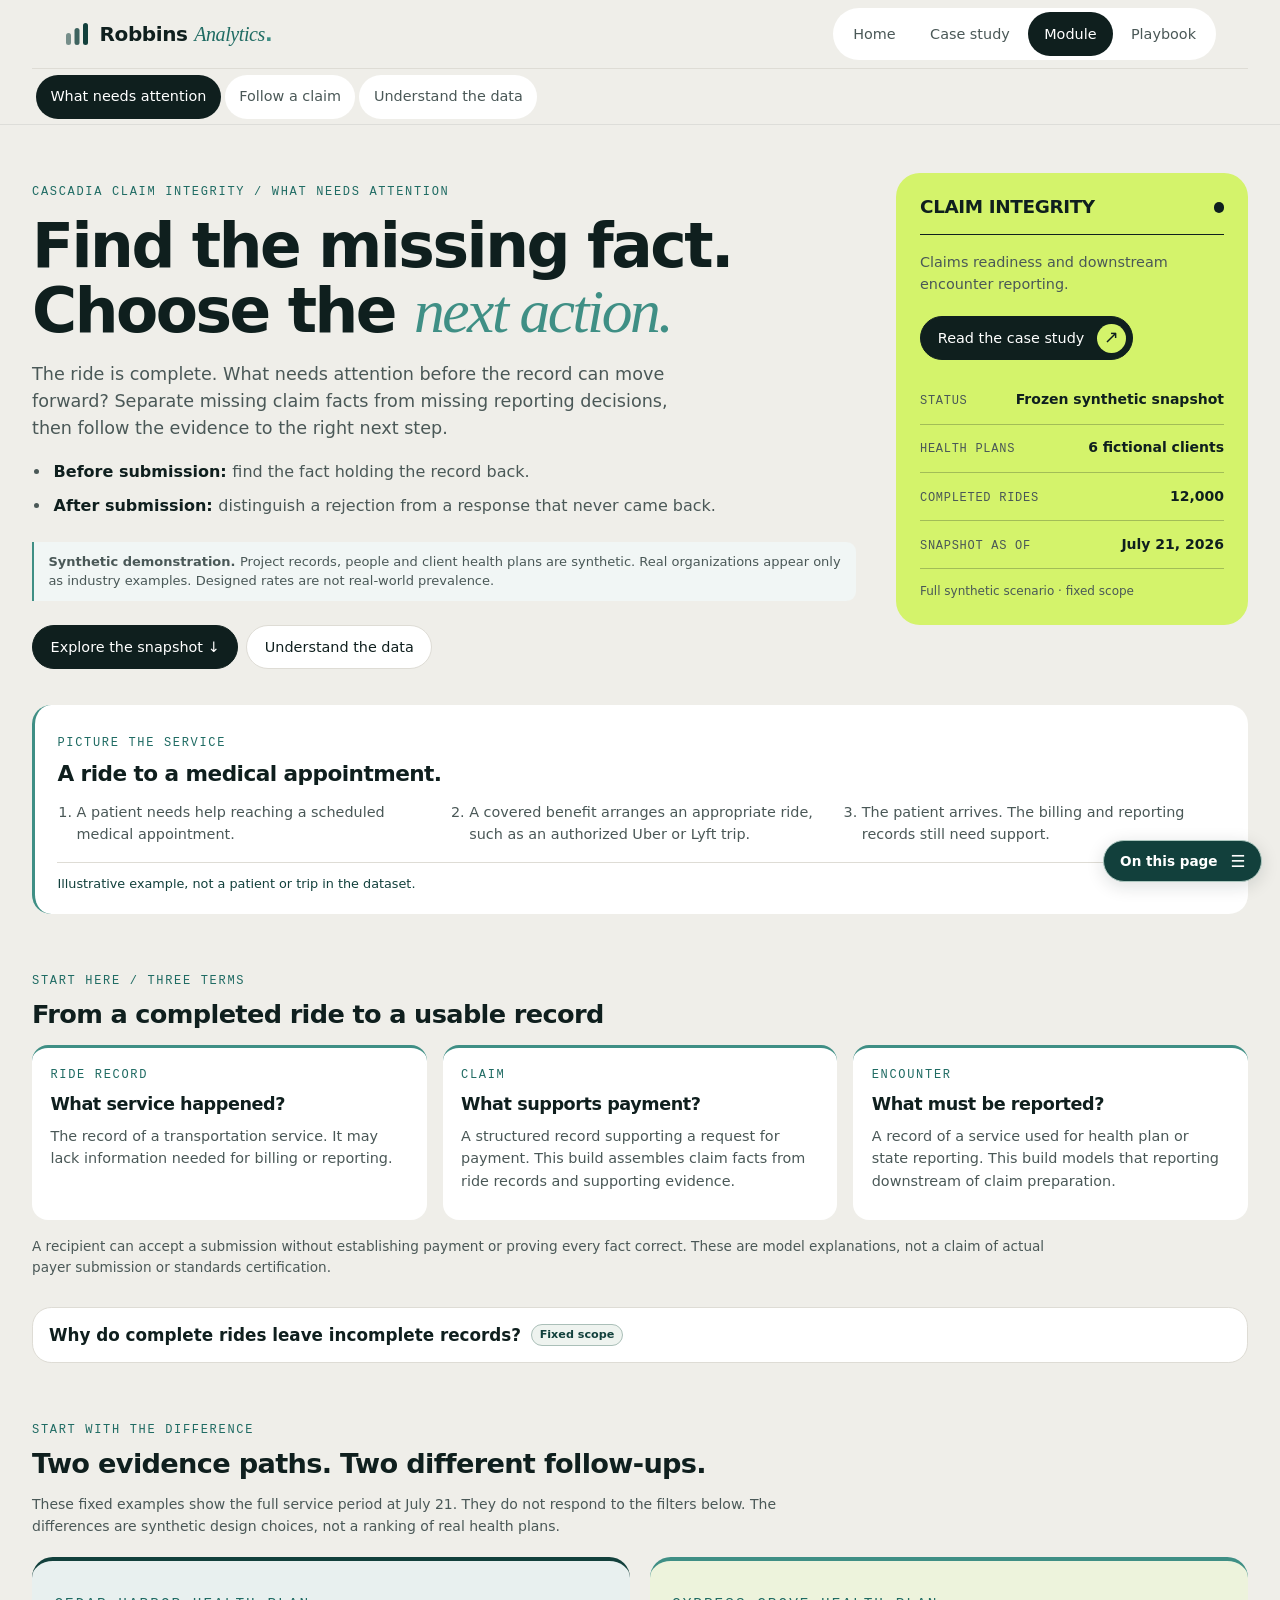
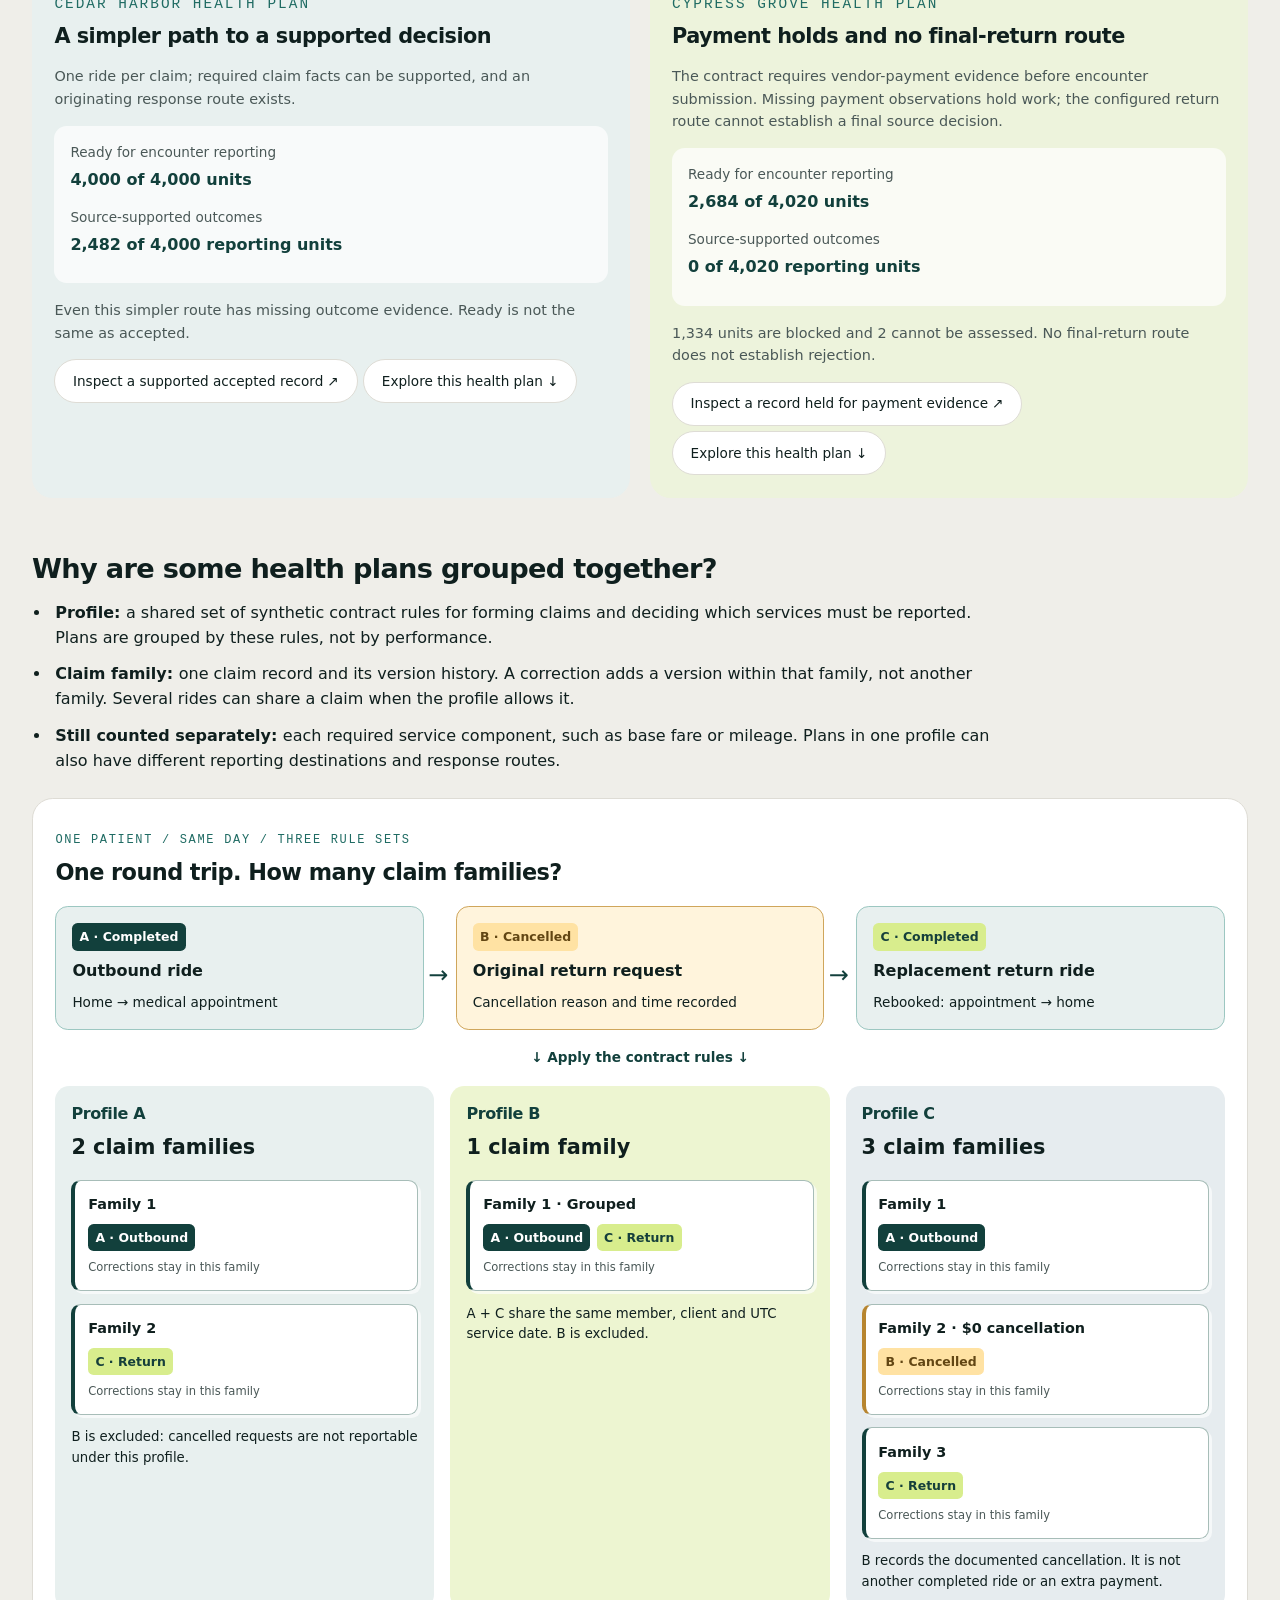
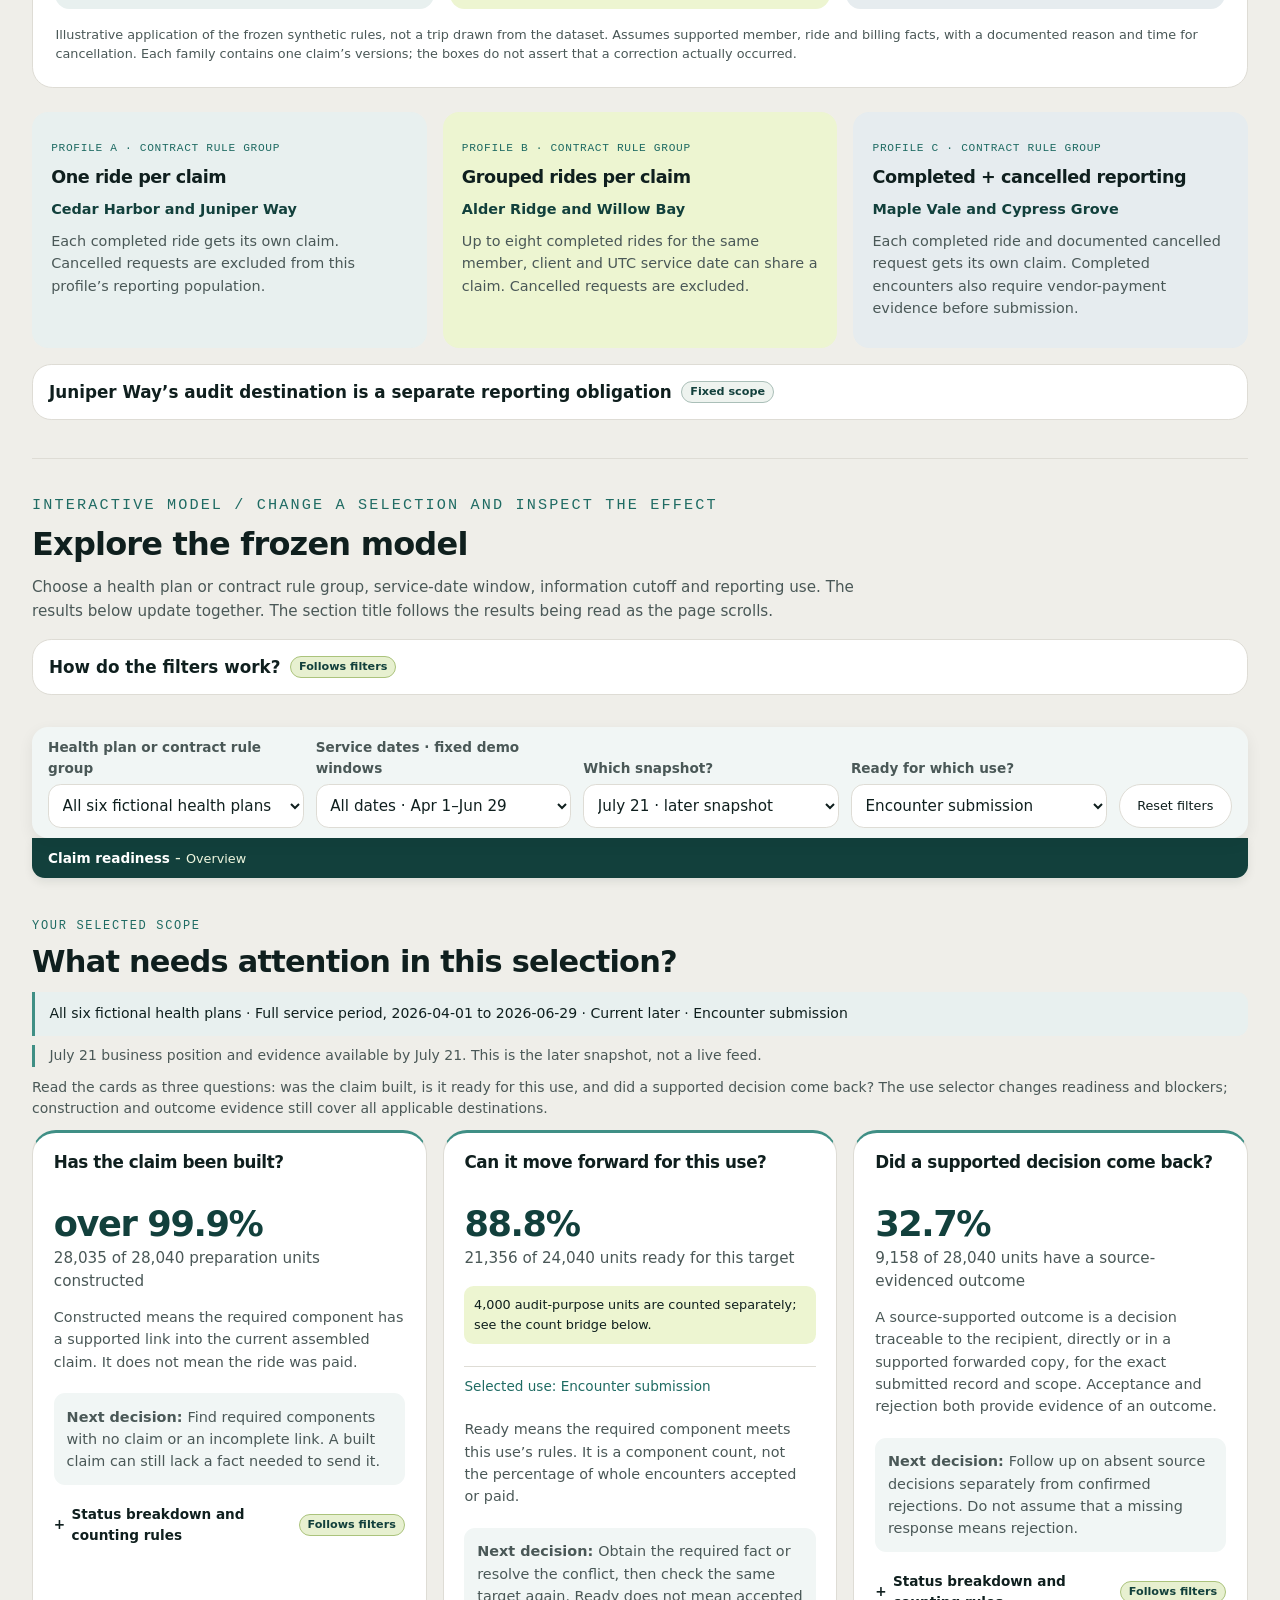
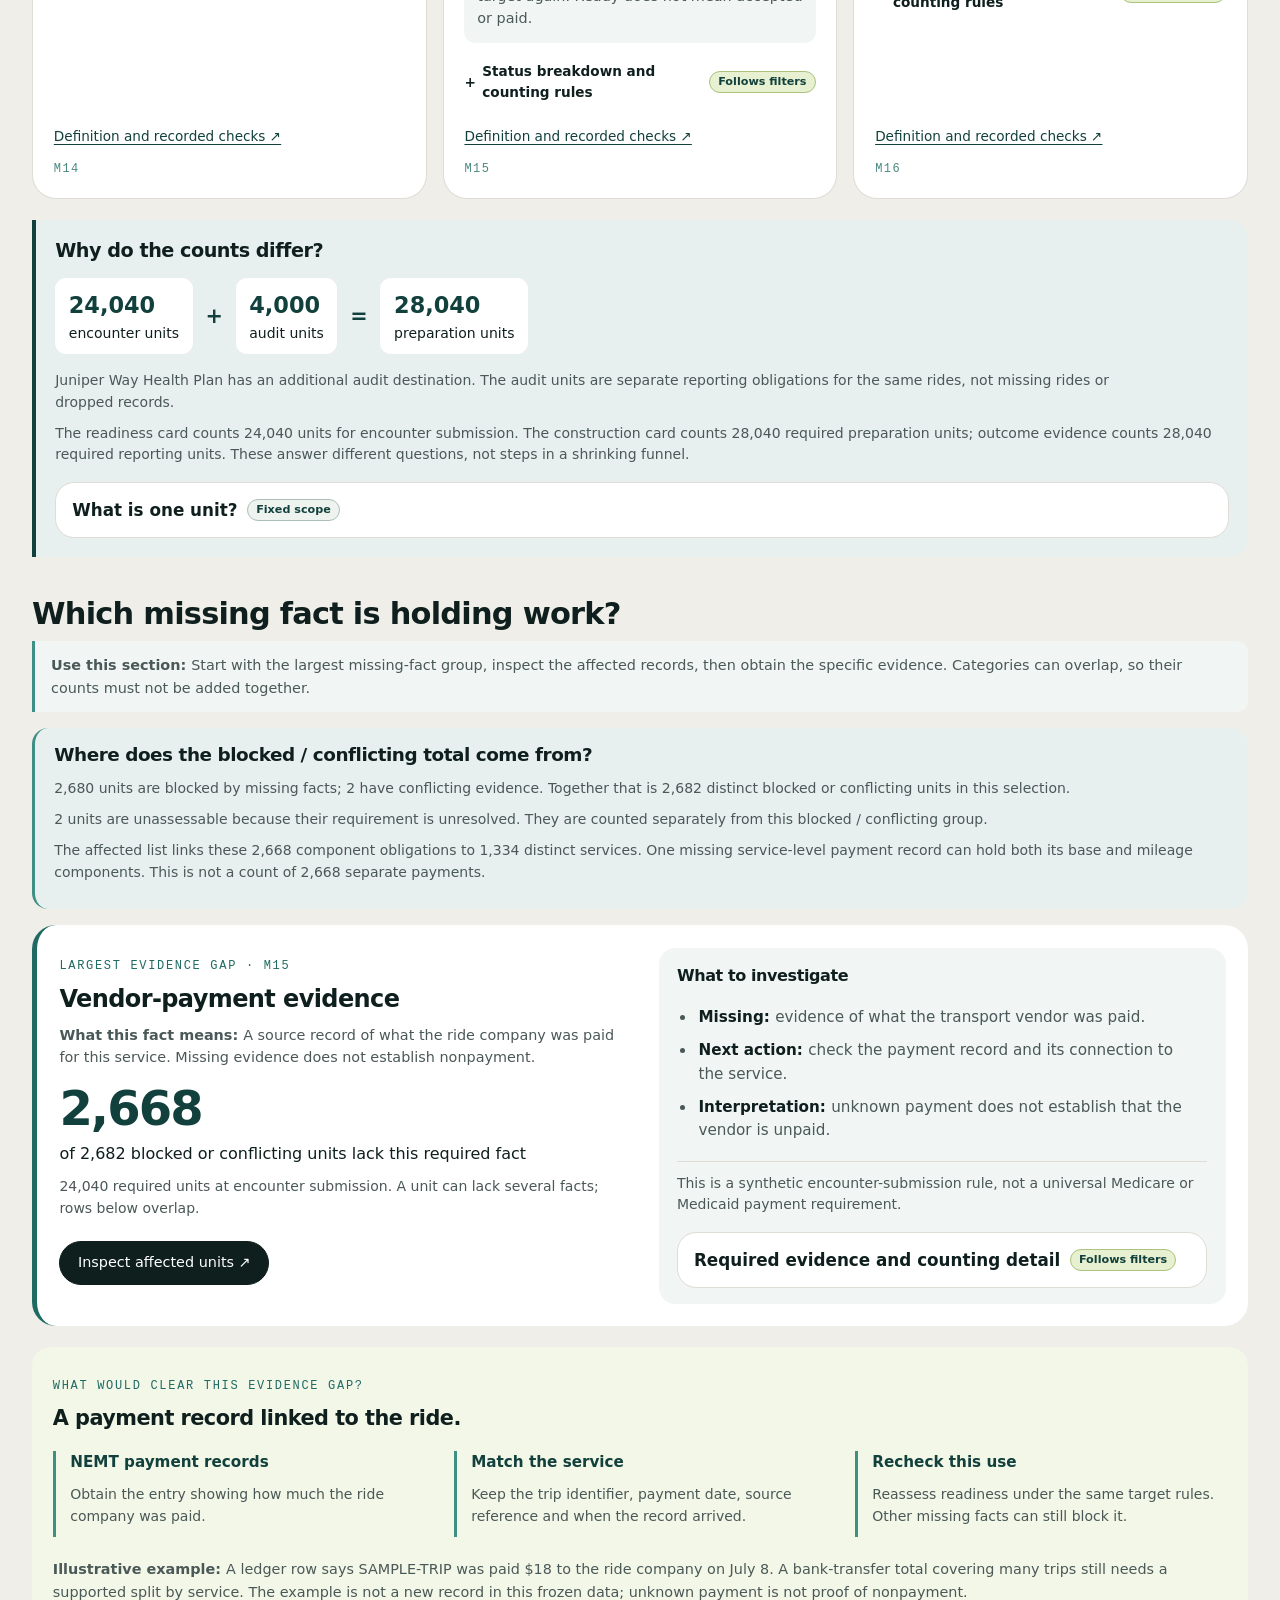
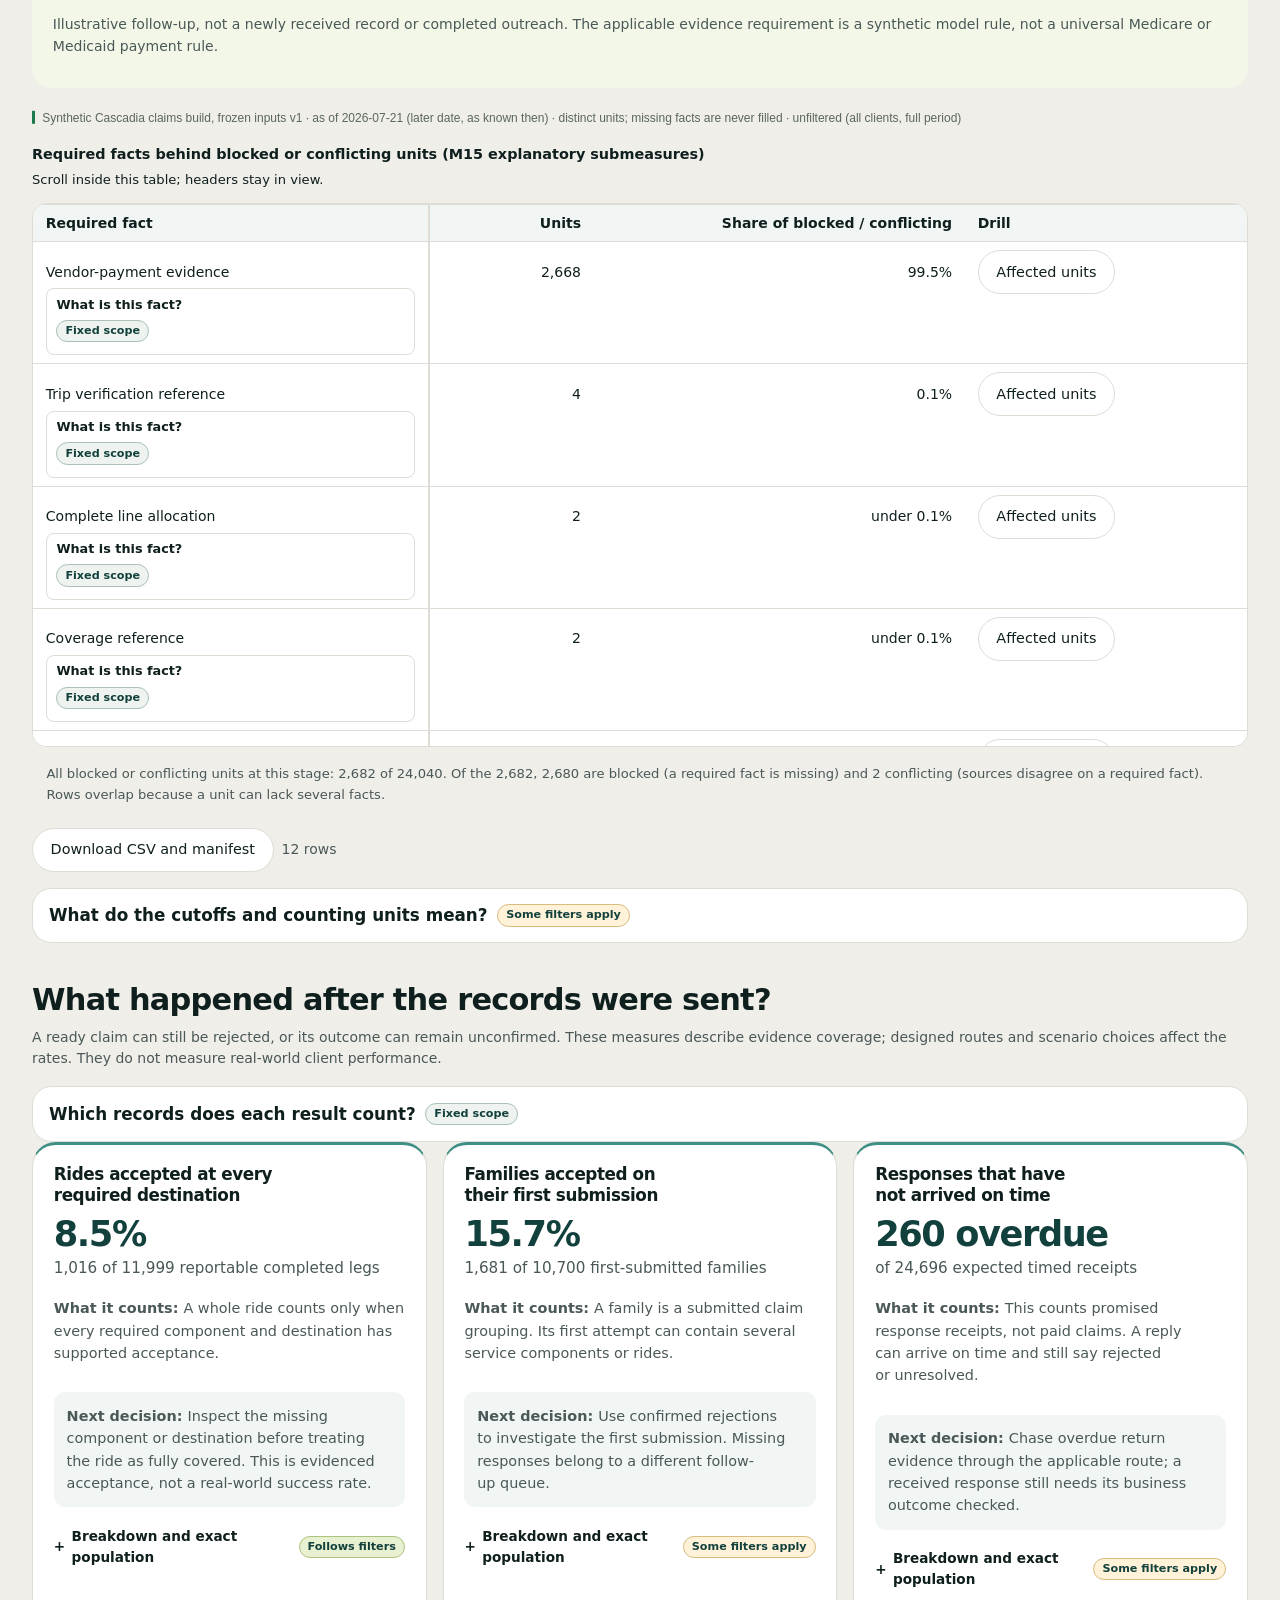
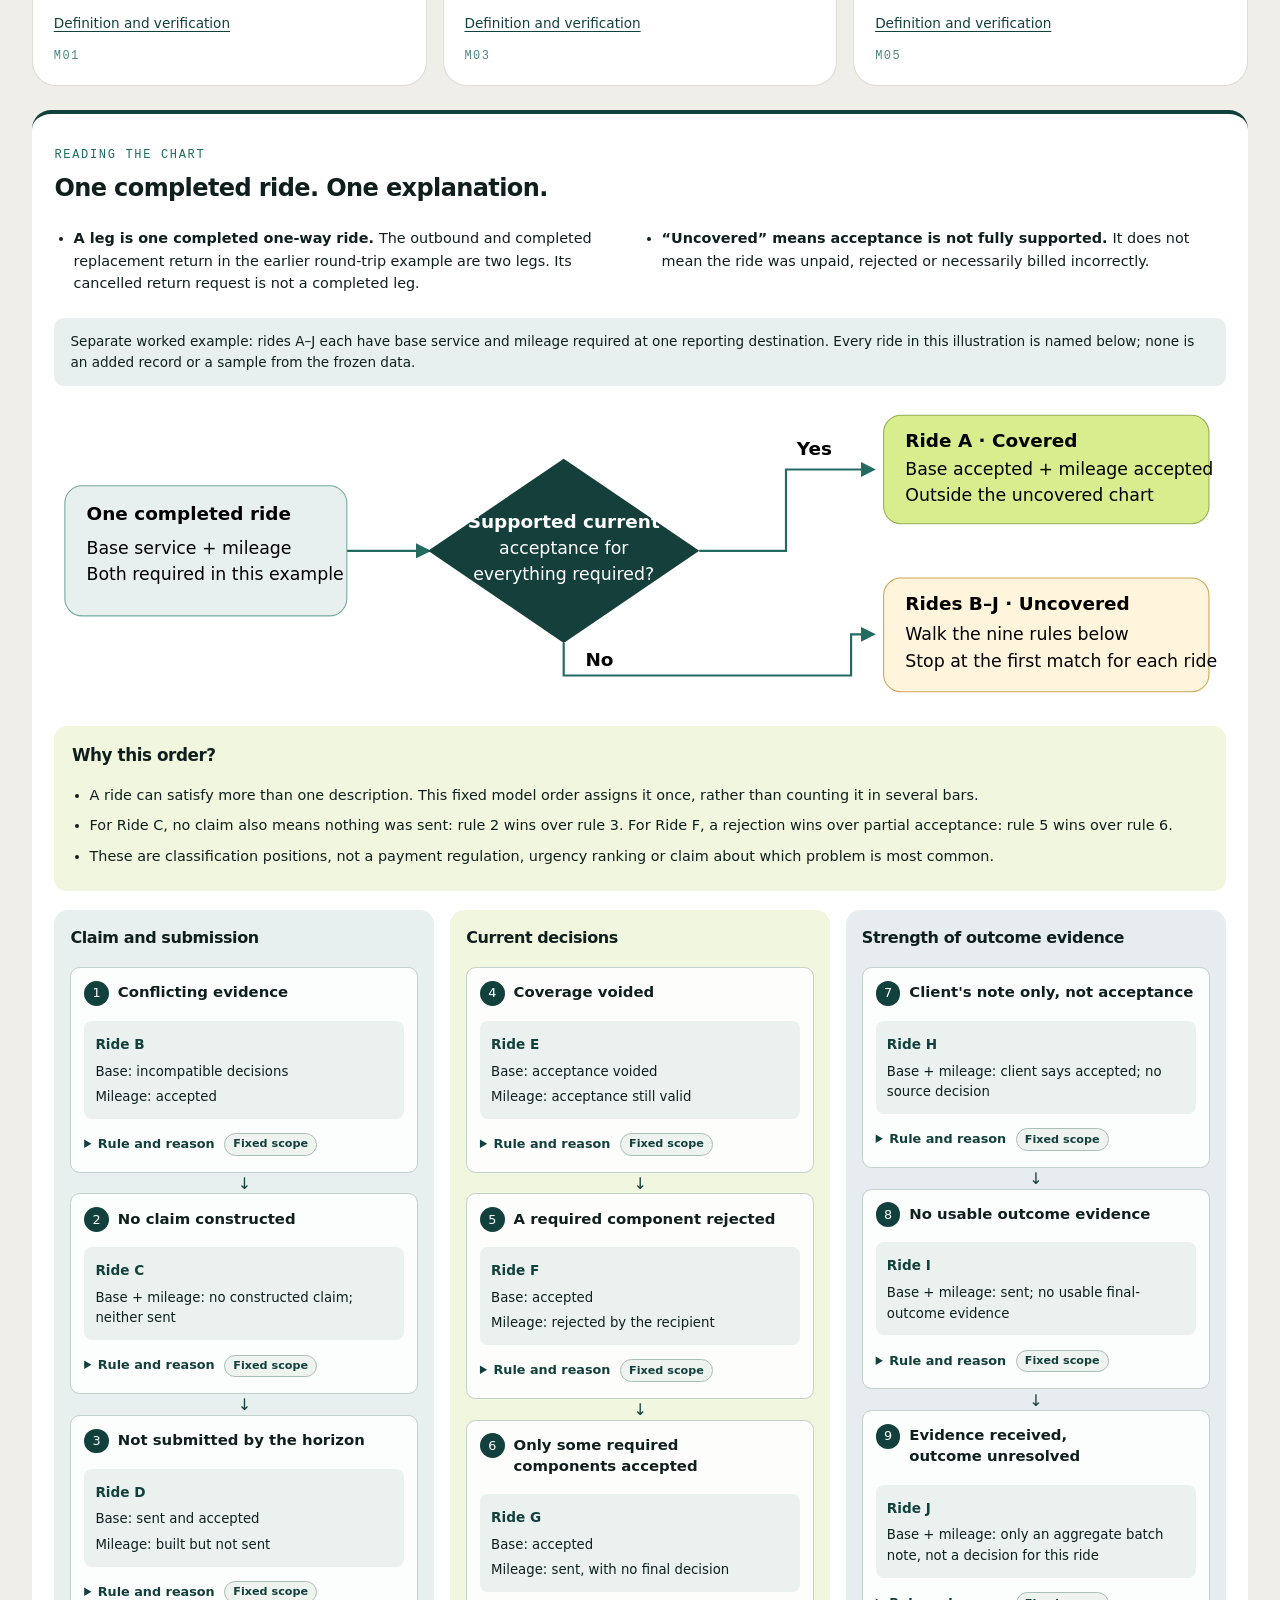
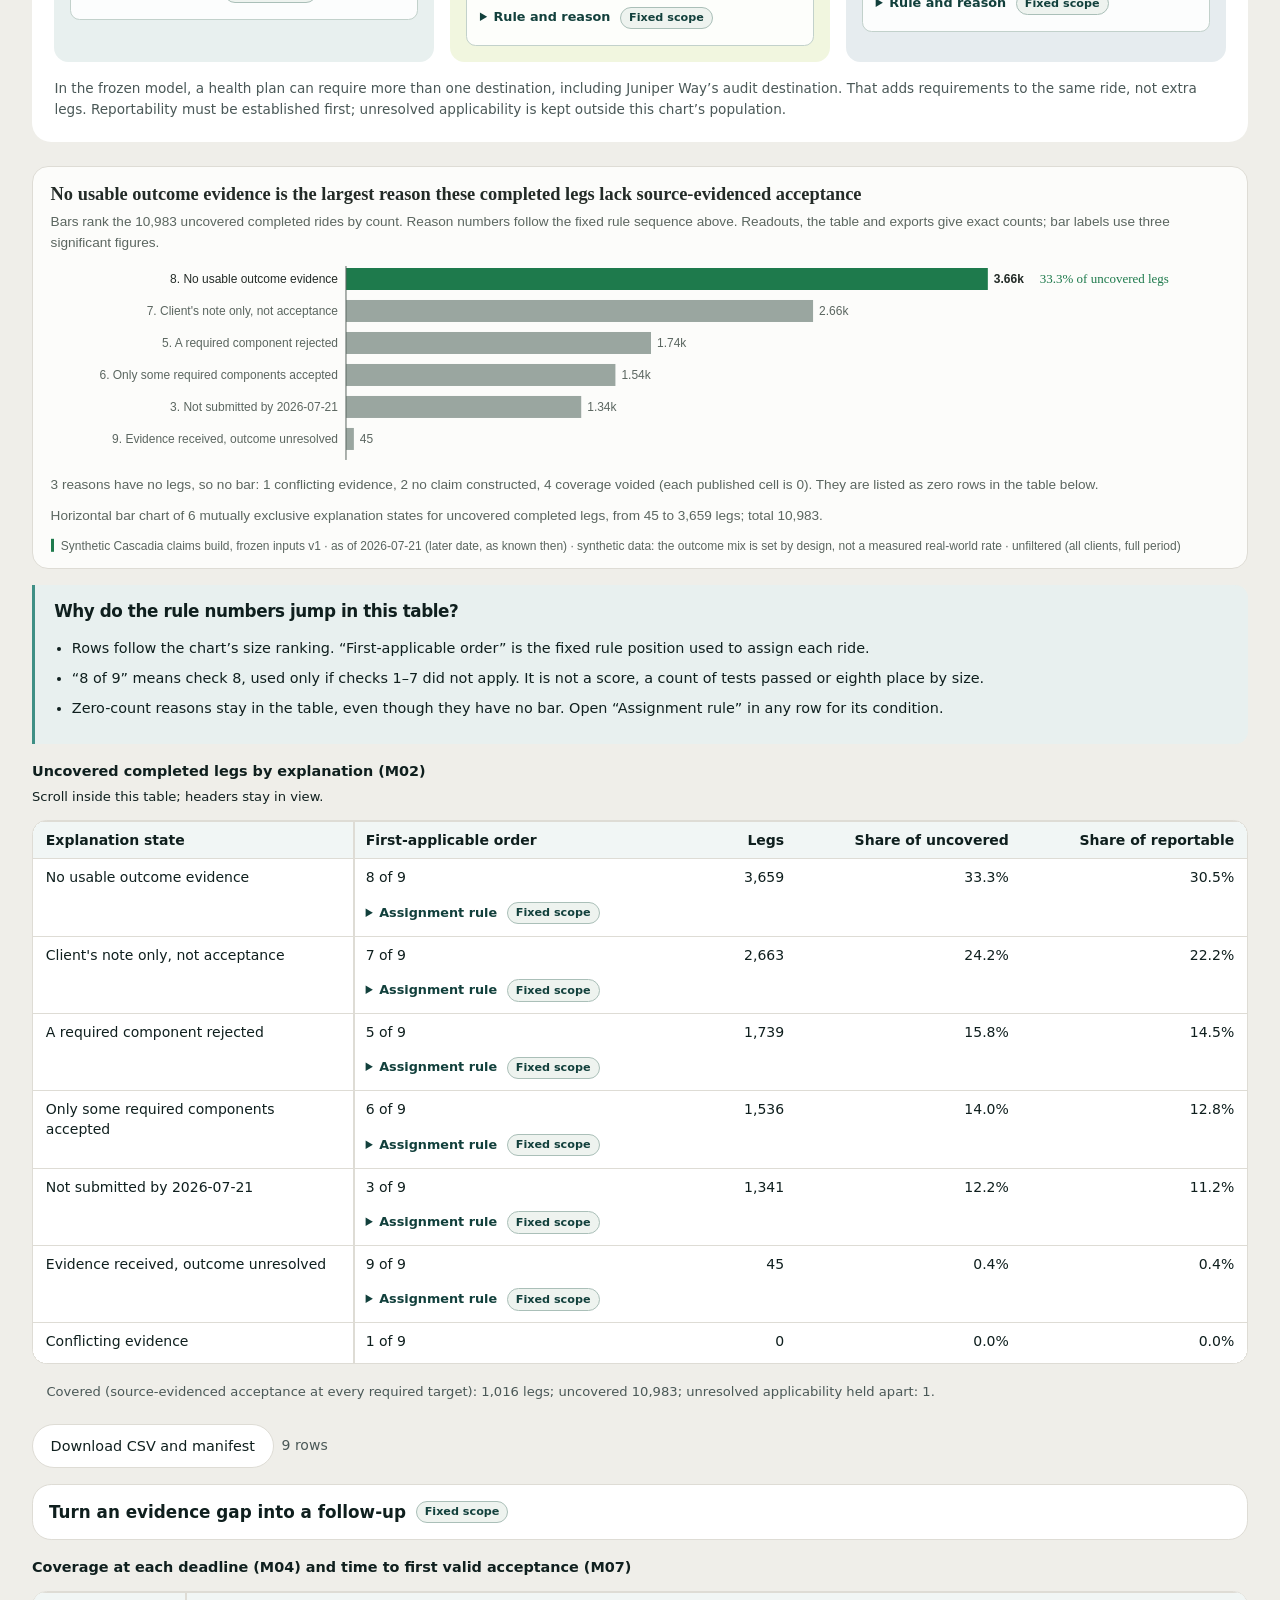
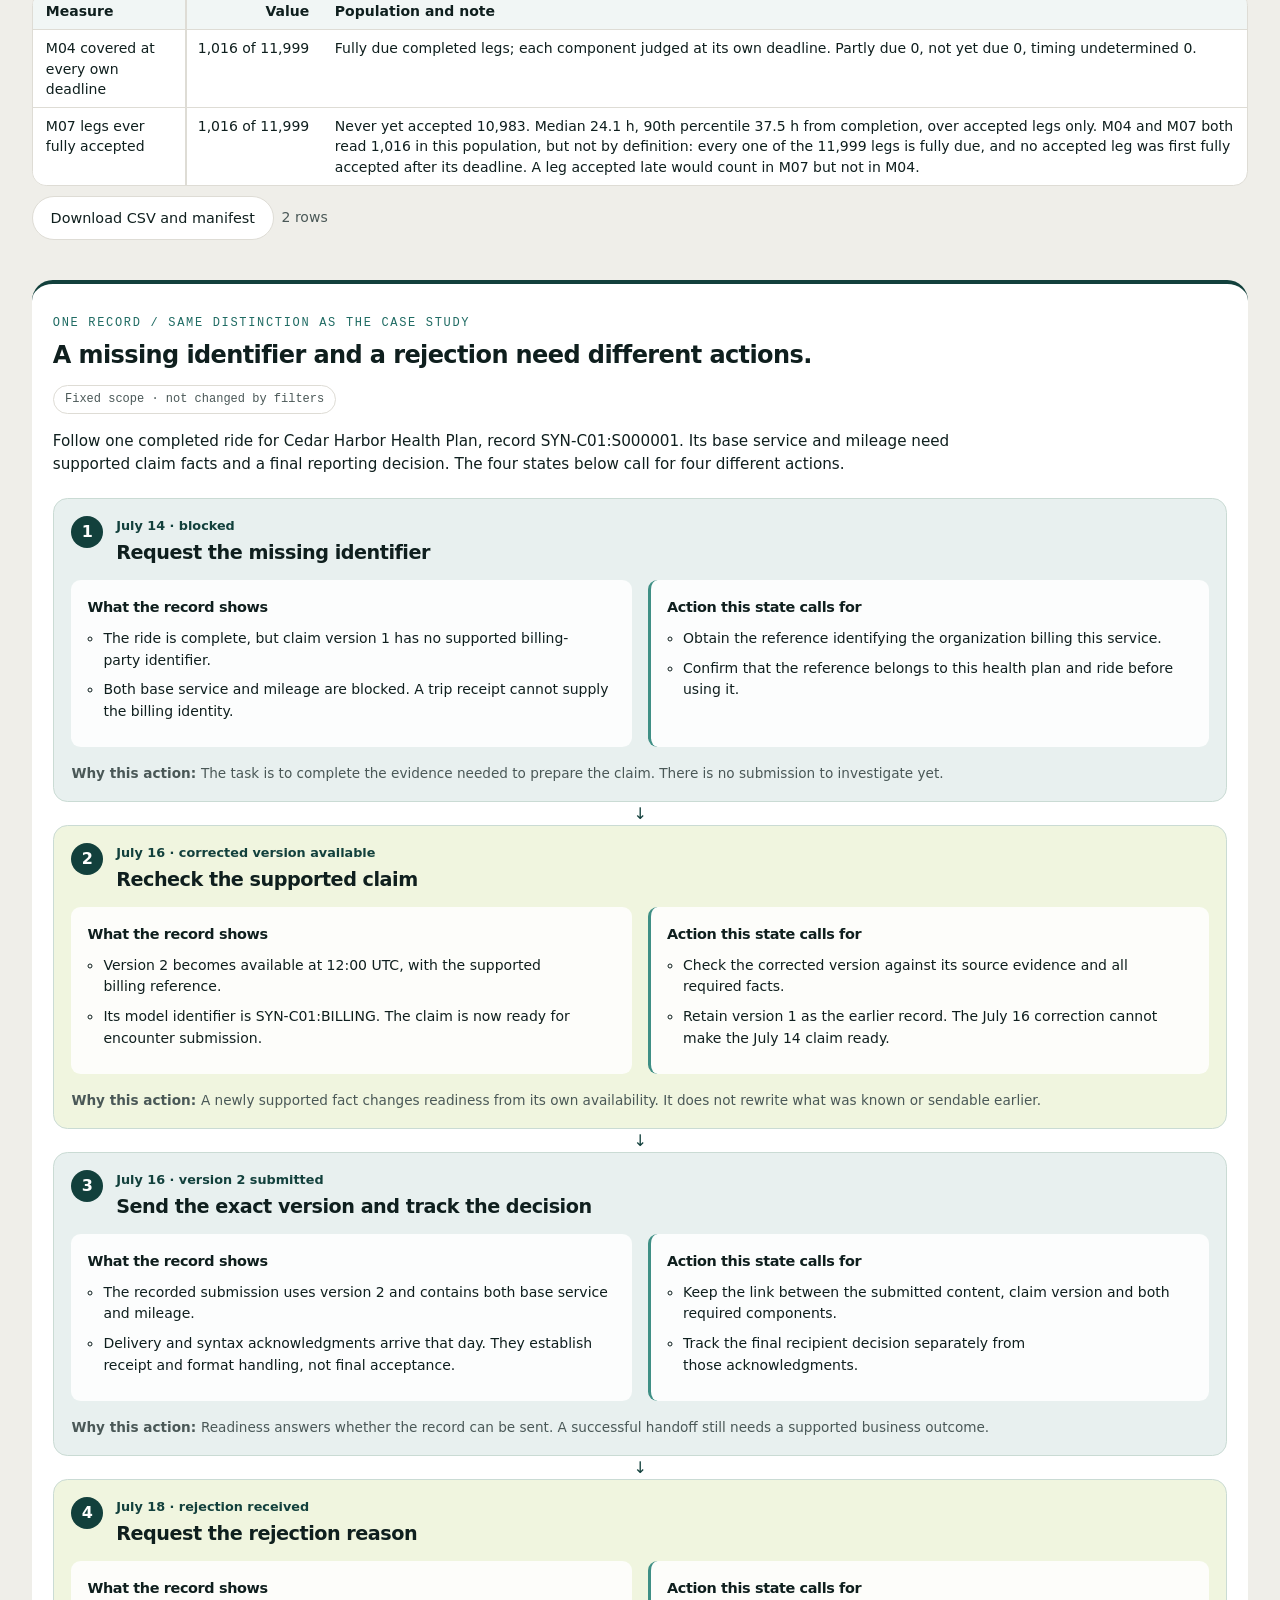
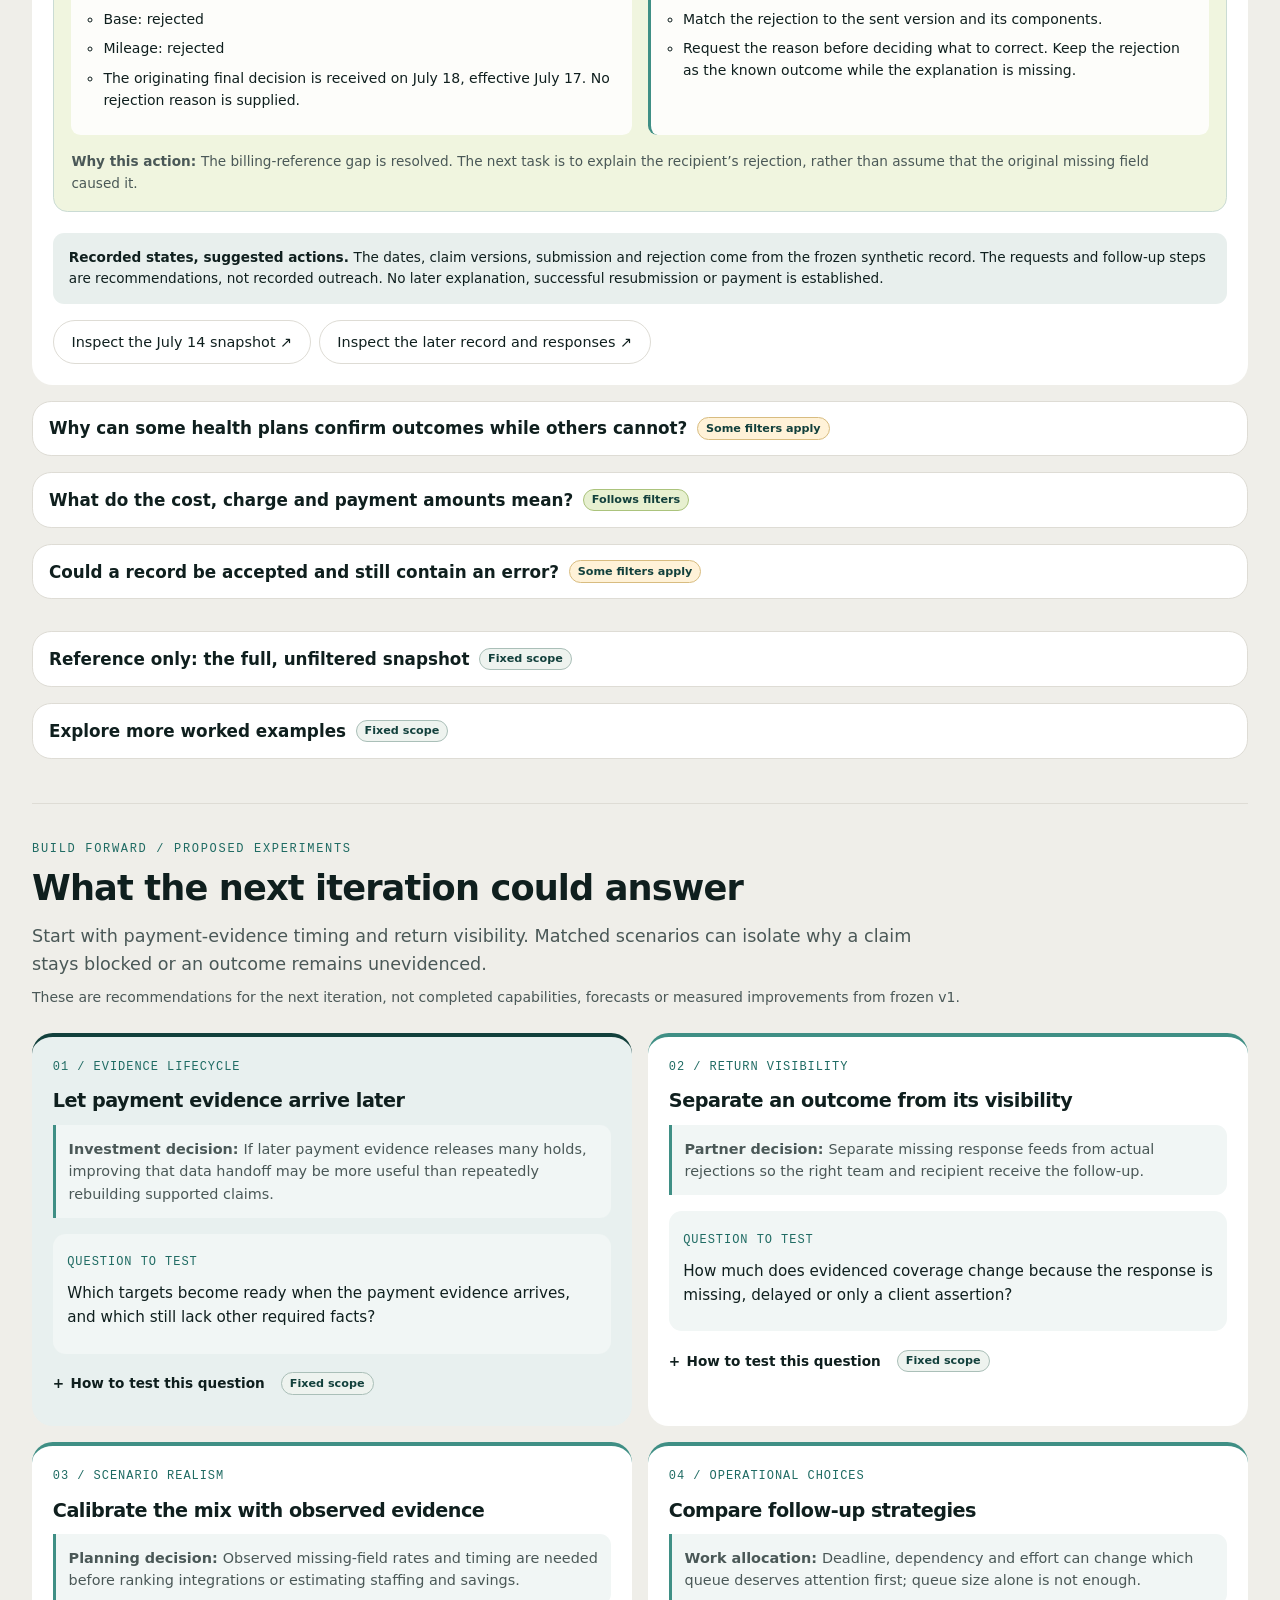
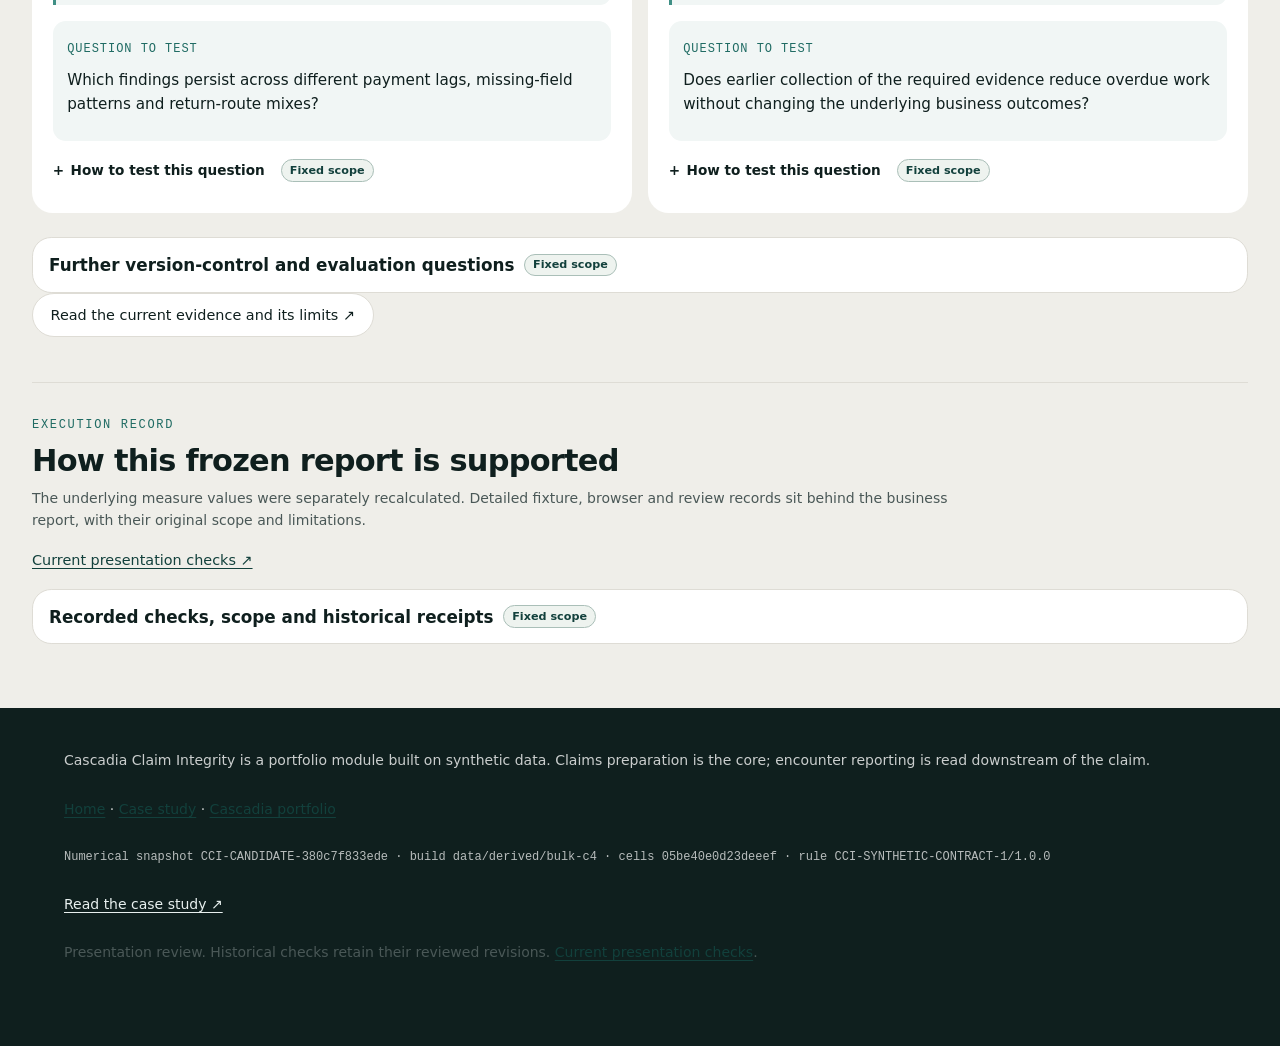
<file: docs/index.html>
<!doctype html>
<html lang="en">
<head>
<meta charset="utf-8">
<meta name="viewport" content="width=device-width, initial-scale=1">
<meta name="color-scheme" content="light">
<title>Cascadia Claim Integrity | From Ride Evidence to Encounter Outcomes</title>
<meta name="description" content="Trace each claim from its supporting facts through preparation, correction and downstream reporting. Synthetic demonstration data.">
<meta property="og:type" content="website">
<meta property="og:title" content="Cascadia Claim Integrity: From Ride Evidence to Encounter Outcomes">
<meta property="og:description" content="Trace each claim from its supporting facts through preparation, correction and downstream reporting. Synthetic demonstration data.">
<meta property="og:url" content="https://www.robbinsanalytics.com/cascadia-claim-integrity/">
<meta property="og:image" content="https://www.robbinsanalytics.com/cascadia-claim-integrity/assets/social-card.png">
<meta name="twitter:card" content="summary_large_image">
<meta name="twitter:title" content="Cascadia Claim Integrity: From Ride Evidence to Encounter Outcomes">
<meta name="twitter:description" content="Trace each claim from its supporting facts through preparation, correction and downstream reporting. Synthetic demonstration data.">
<meta name="twitter:image" content="https://www.robbinsanalytics.com/cascadia-claim-integrity/assets/social-card.png">
<link rel="icon" type="image/svg+xml" href="assets/favicon.svg">
<link rel="stylesheet" href="assets/app.css">
<script src="assets/navigation.js" defer></script>
<link rel="stylesheet" href="assets/readiness-business.css">
<link rel="stylesheet" href="assets/shared-reader-context.css">
<link rel="stylesheet" href="assets/guided-explorer.css">
<link rel="stylesheet" href="assets/page-navigation.css">
<link rel="stylesheet" href="assets/follow-claim.css">
<link rel="stylesheet" href="assets/understand-data.css">
<link rel="stylesheet" href="assets/portfolio-hero.css?v=1">
<link rel="stylesheet" href="assets/portfolio-subnav.css?v=1">
</head>
<body>
<a class="skip" href="#main">Skip to content</a>
<header class="site-head">
  <div class="container-x head-row">
    <a class="wordmark" href="https://www.robbinsanalytics.com/" aria-label="Robbins Analytics home">
      <svg width="26" height="26" viewBox="0 0 26 26" aria-hidden="true"><rect x="2" y="12" width="5" height="12" rx="2.5" fill="#12403c" opacity="0.55"/><rect x="10.5" y="7" width="5" height="17" rx="2.5" fill="#12403c" opacity="0.8"/><rect x="19" y="2" width="5" height="22" rx="2.5" fill="#12403c"/></svg>
      <span class="wm-text">Robbins <span class="serif">Analytics</span><span class="stop">.</span></span>
    </a>
<nav id="portfolio-nav" class="portfolio-switch" aria-label="Portfolio navigation"><a href="https://www.robbinsanalytics.com/">Home</a><a href="case-study.html">Case study</a><a href="index.html#view=a" aria-current="page">Module</a><a href="playbook/index.html">Playbook</a></nav><button class="nav-toggle" id="nav-toggle" type="button" aria-expanded="false" aria-controls="portfolio-nav" aria-label="Open navigation menu">Menu <span aria-hidden="true">☰</span></button>
  </div>
<nav aria-label="Views" class="view-nav module-tabs container-x" id="view-nav">
      <a href="#view=a" data-view="a">What needs attention</a>
      <a href="#view=b" data-view="b">Follow a claim</a>
      <a href="#view=c" data-view="c">Understand the data</a>
    </nav>
</header>
<div class="synthetic-band" role="note">
  <div class="container-x"><strong>Synthetic demonstration.</strong> Project records, people and client health plans are synthetic. Real organizations appear only as industry examples. Rates come from a deliberately constructed population and are not prevalence estimates.</div>
</div>
<main id="main" tabindex="-1">
  <noscript><div class="container-x"><p class="notice">This review build needs JavaScript to read its data bundle. The complete published cells are in <code>data/cells.json</code> and the frozen evidence registers in the repository's <code>governance/</code> directory.</p></div></noscript>
  <div id="app" class="container-x" aria-live="polite" aria-busy="true"><p class="loading">Loading the frozen synthetic snapshot&hellip;</p></div>
</main>
<footer class="site-foot">
  <div class="container-x foot-row">
    <p>Cascadia Claim Integrity is a portfolio module built on synthetic data. Claims preparation is the core; encounter reporting is read downstream of the claim.</p>
    <p><a href="https://www.robbinsanalytics.com/">Home</a> · <a href="case-study.html">Case study</a> · <a href="https://www.robbinsanalytics.com/cascadia.html">Cascadia portfolio</a></p>
    <p class="mono" id="foot-release">Release identity loads with the bundle.</p>
  </div>
</footer>
<script src="assets/shared-reader-context.js"></script>
<script src="assets/review-notes.js"></script>
<script src="assets/app.js"></script>
<script src="assets/readiness-typography.js"></script>
<script src="assets/readiness-navigation.js"></script>
<script src="assets/opening-preview.js"></script>
<script src="assets/page-navigation.js"></script>
<script src="assets/follow-sticky-controls.js"></script>
</body>
</html>
</file>
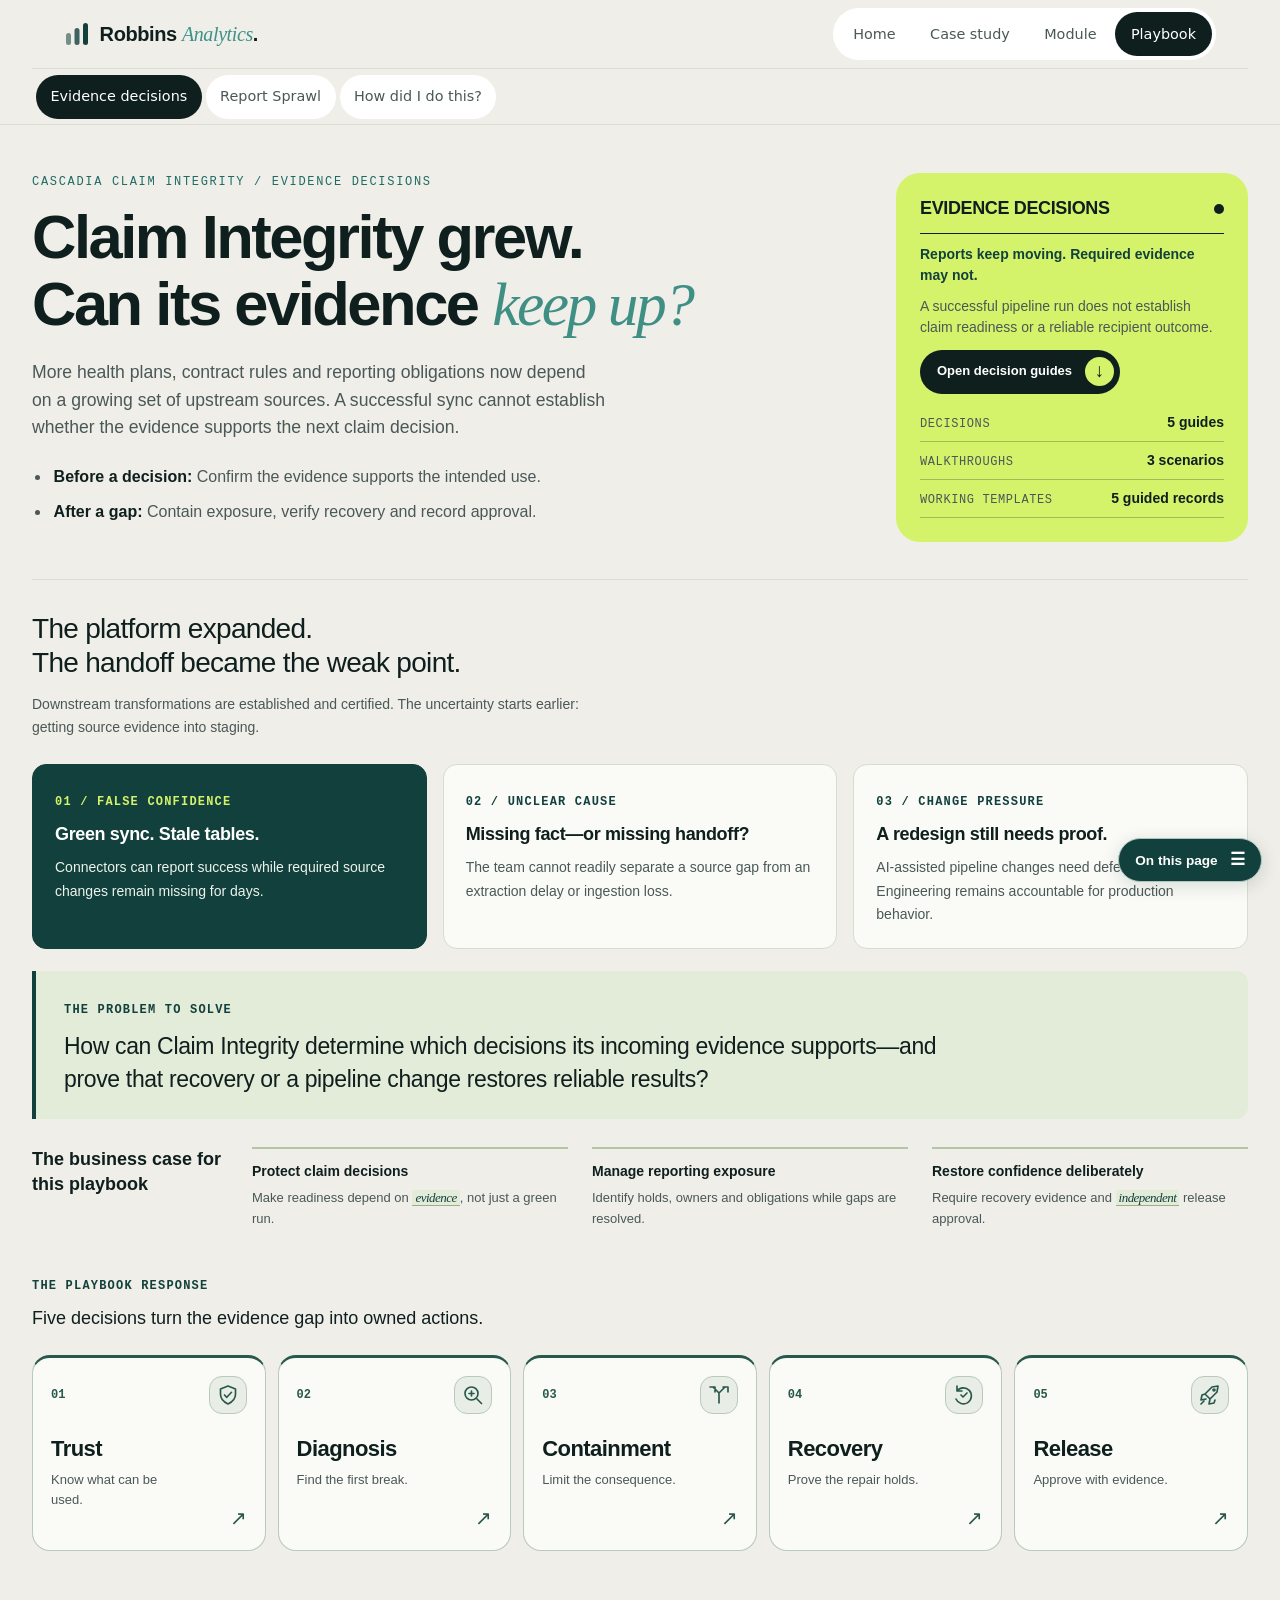
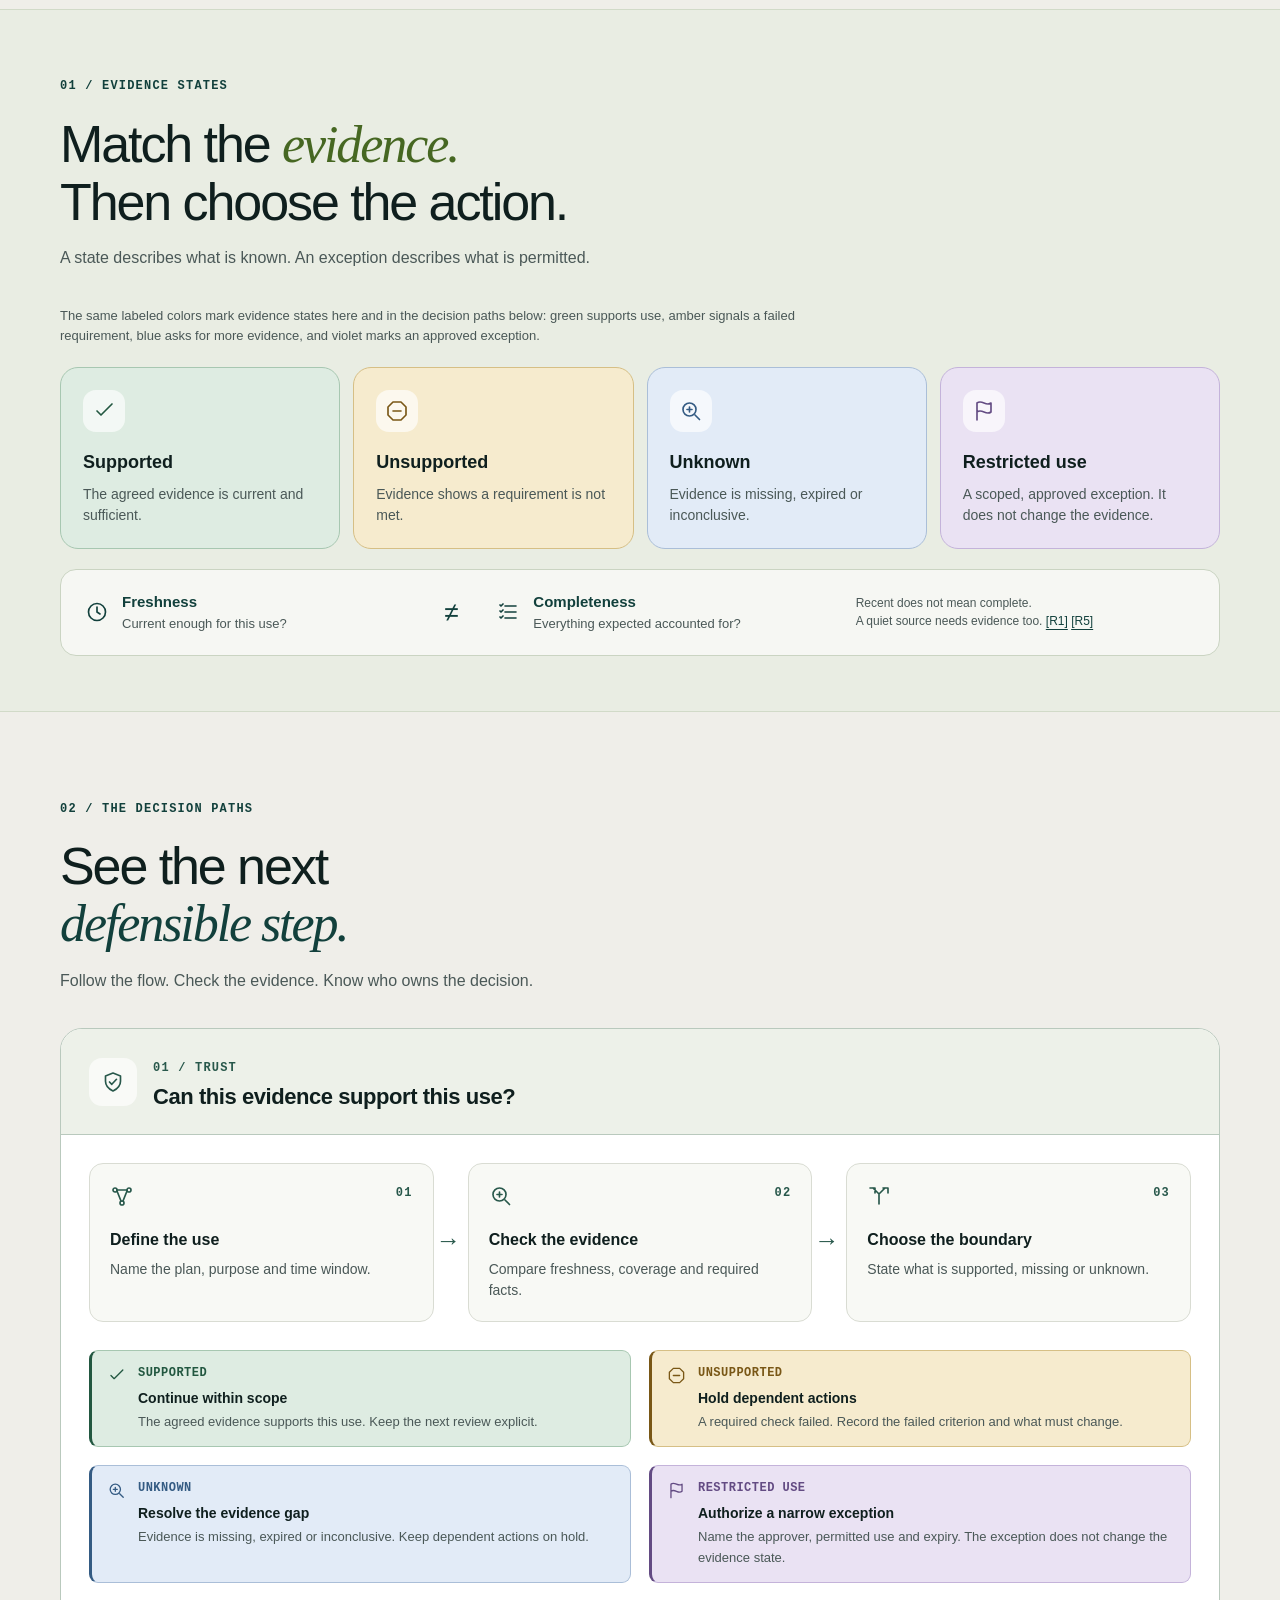
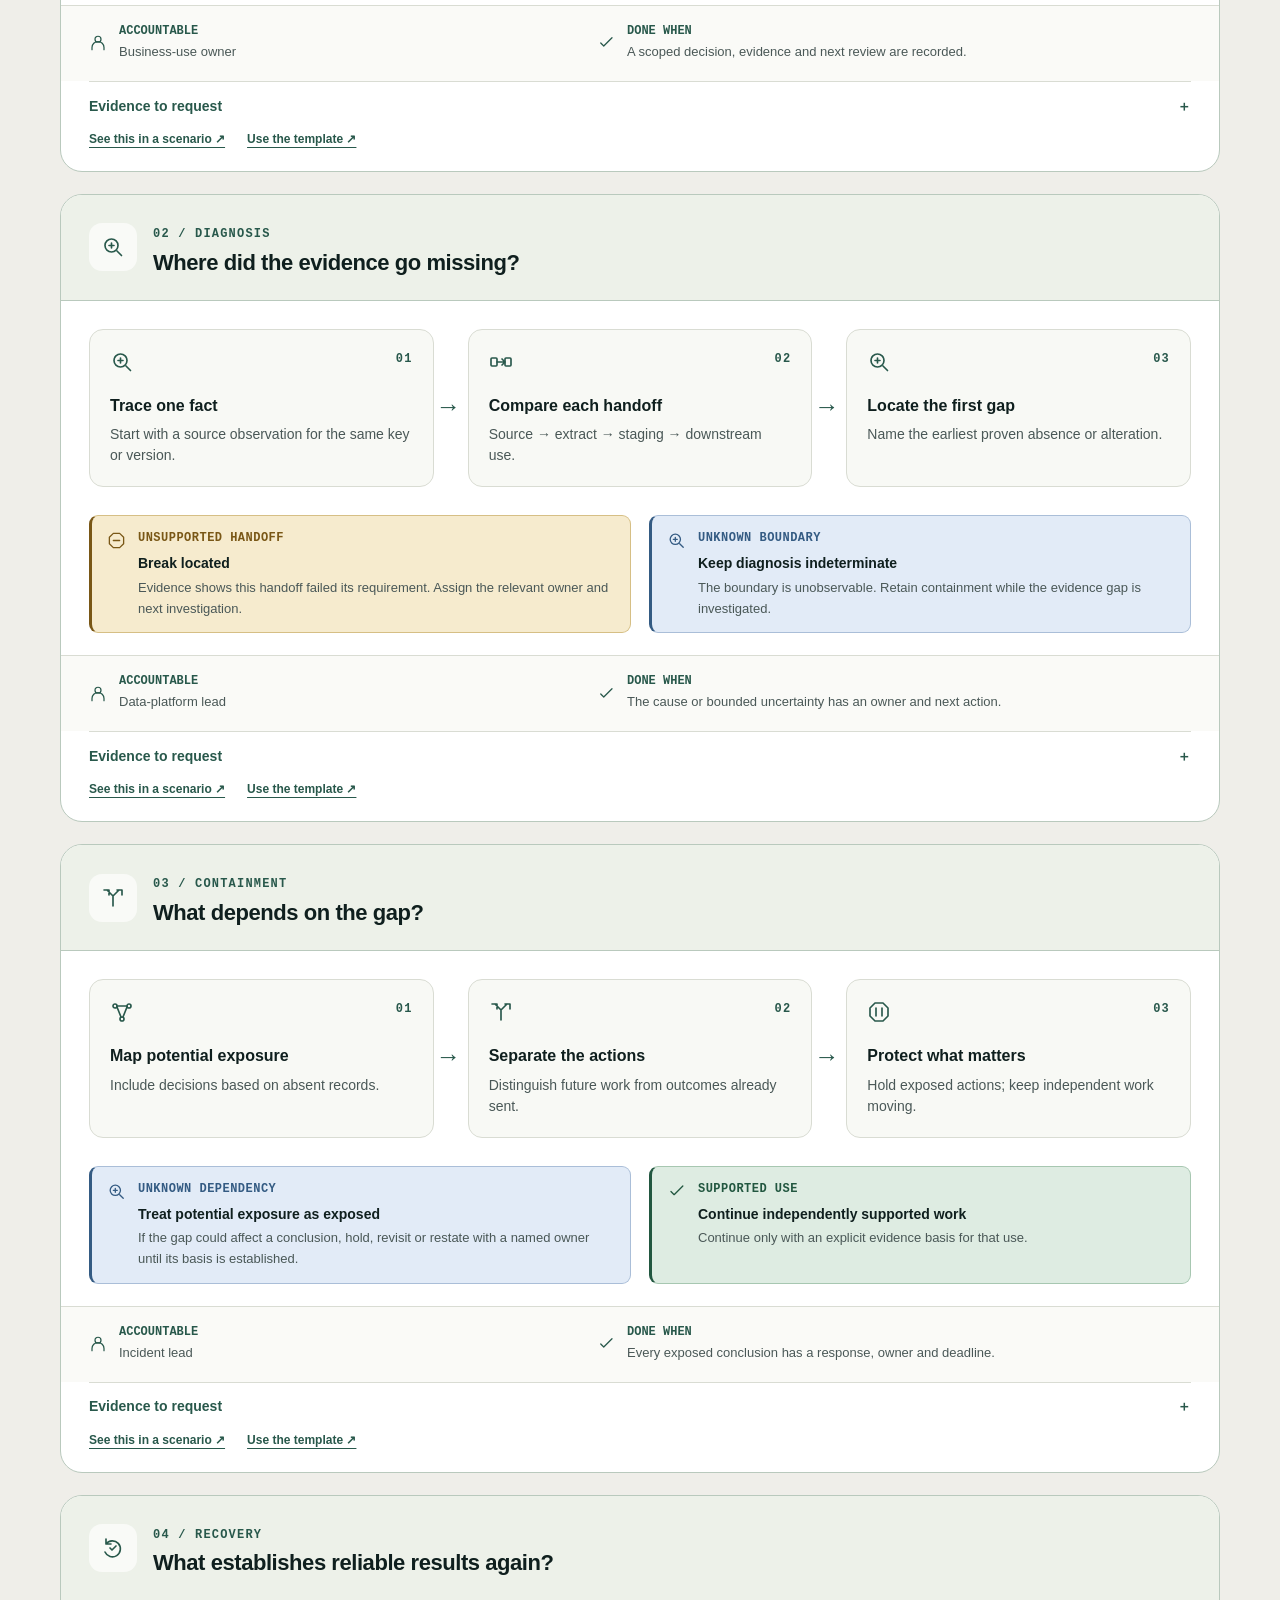
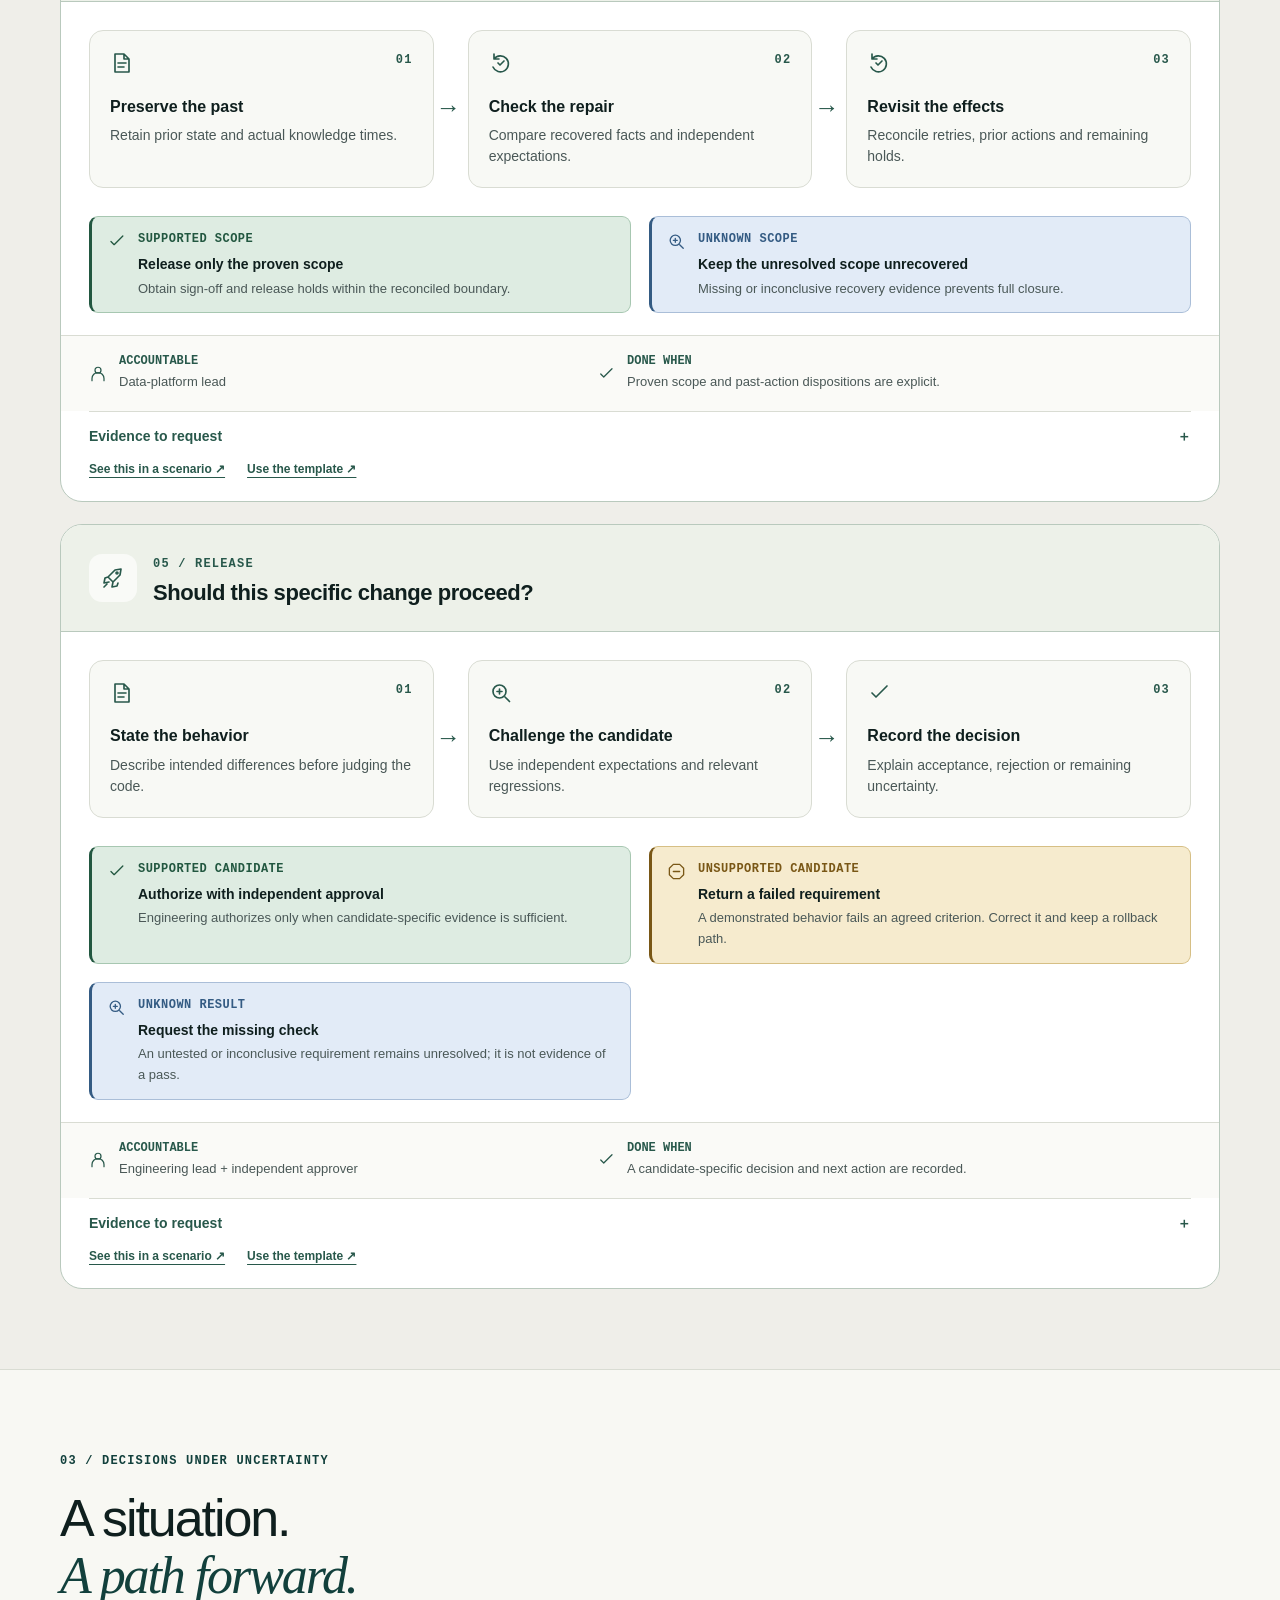
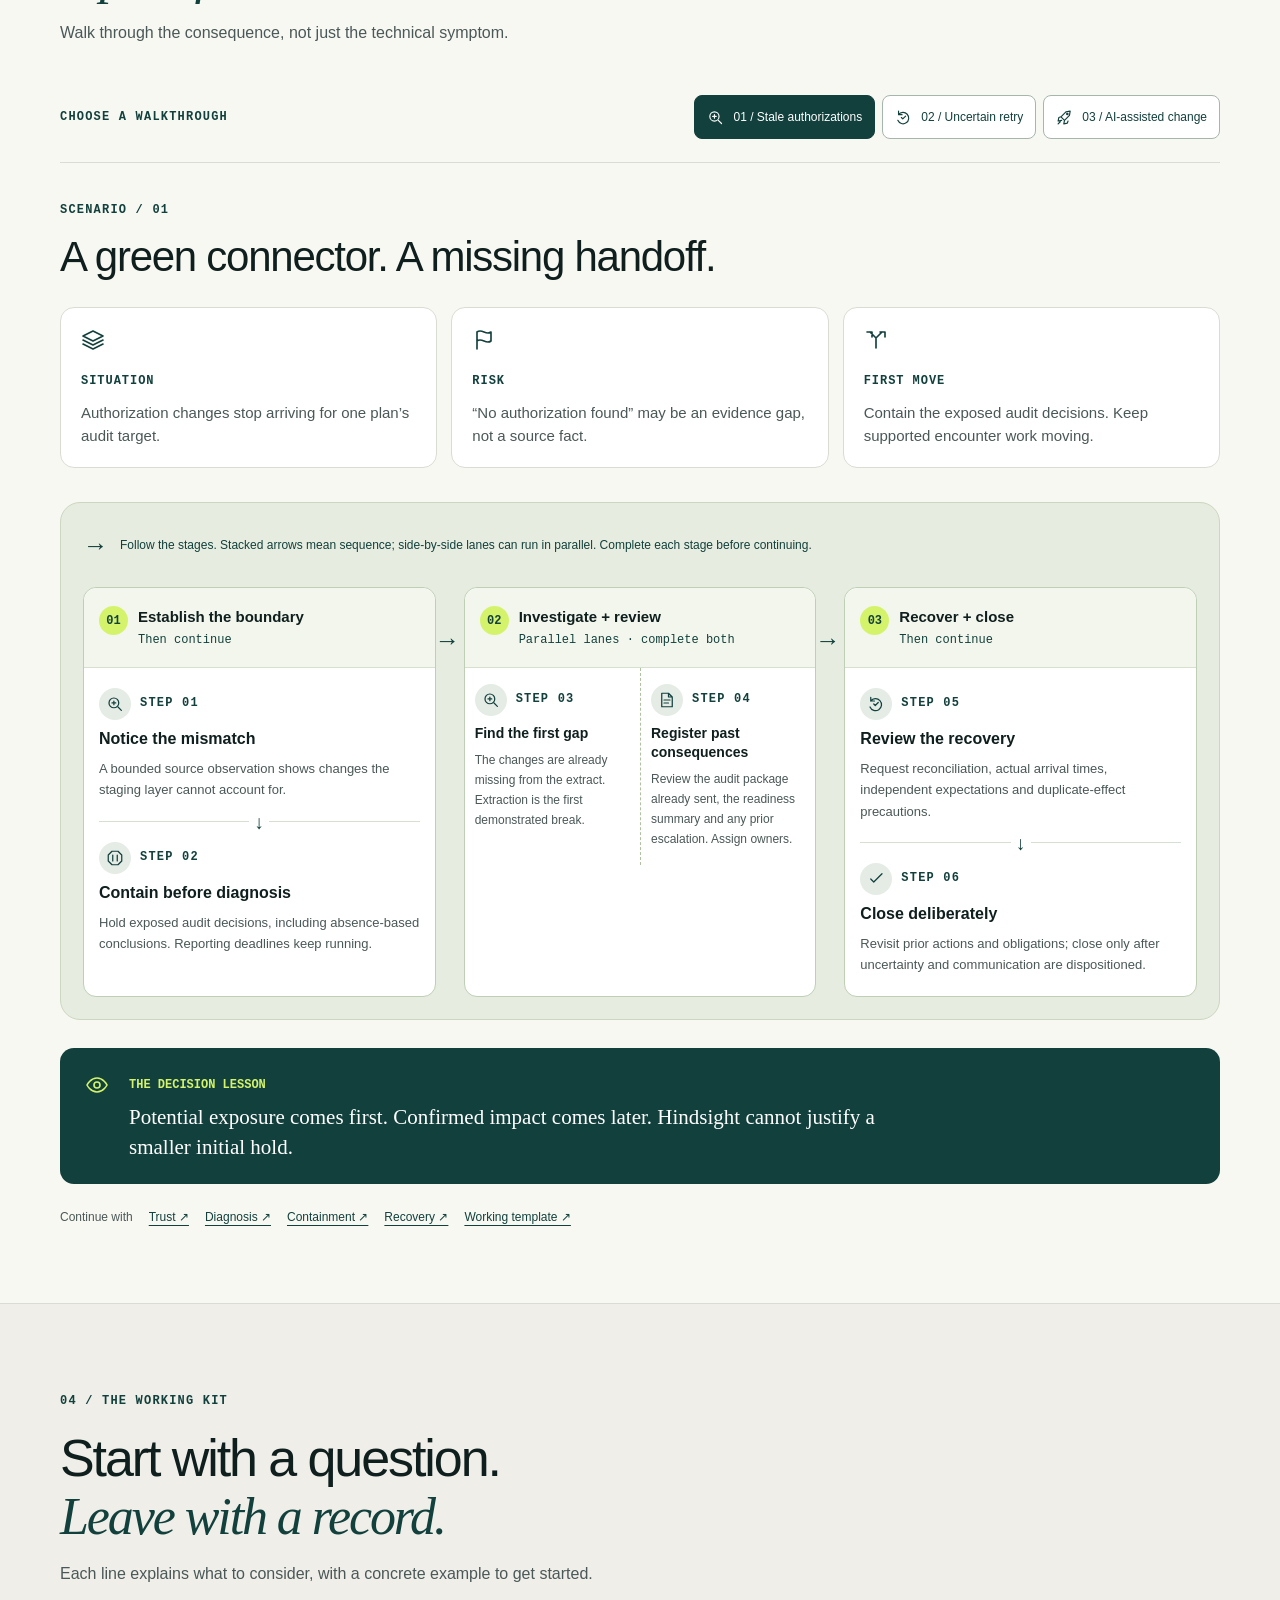
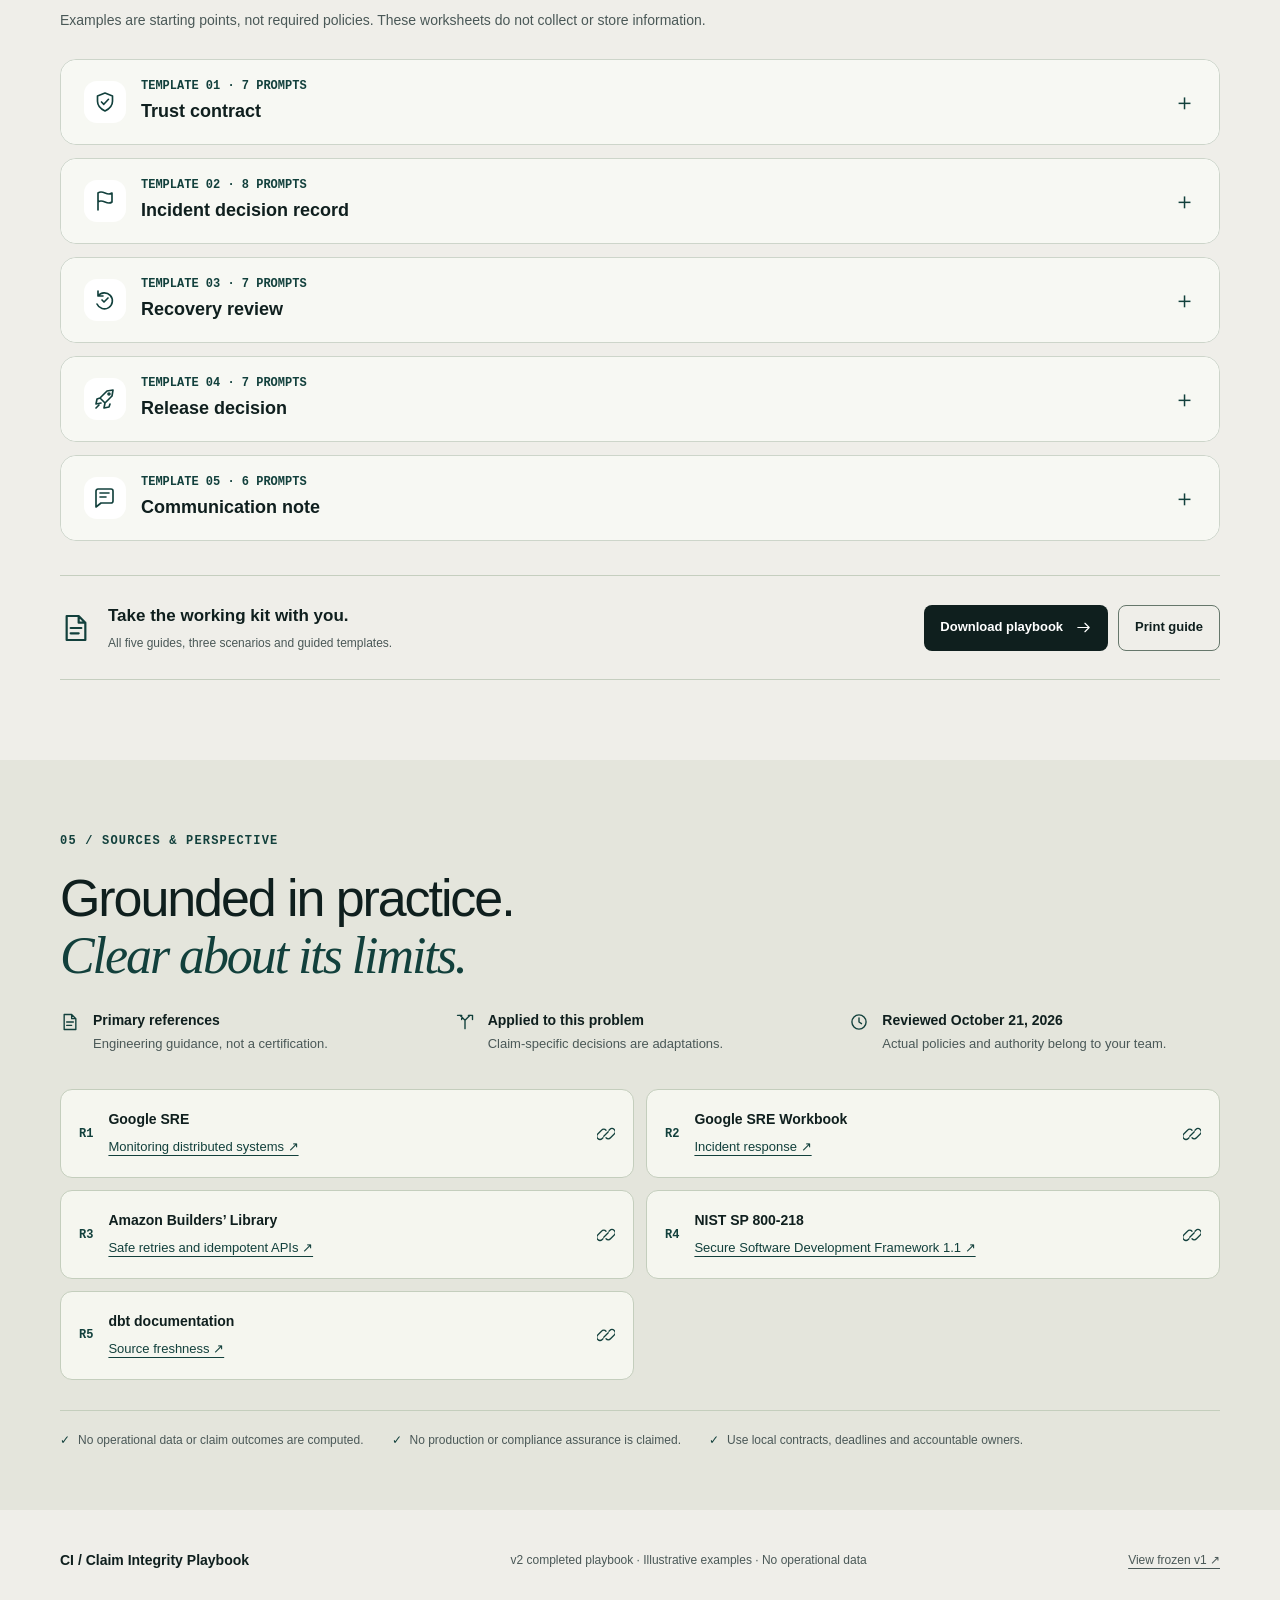
<file: docs/playbook/index.html>
<!doctype html>
<html lang="en"><head><meta charset="utf-8"><meta name="viewport" content="width=device-width, initial-scale=1"><meta name="theme-color" content="#efeee9"><meta name="description" content="A visual field guide for evidence trust, diagnosis, containment, recovery and release."><link rel="canonical" href="https://www.robbinsanalytics.com/cascadia-claim-integrity/playbook/"><meta property="og:url" content="https://www.robbinsanalytics.com/cascadia-claim-integrity/playbook/"><title>Evidence decisions · Claim Integrity Playbook</title><link rel="stylesheet" href="assets/styles.css?v=2-local-process"><script src="assets/app.js?v=2-acceptance-final" defer></script><link rel="stylesheet" href="assets/integration.css?v=4-compact-summary"><script src="assets/integration.js?v=4" defer></script><link rel="stylesheet" href="../assets/portfolio-hero.css?v=1">
<link rel="stylesheet" href="../assets/portfolio-subnav.css?v=1">
<link rel="stylesheet" href="assets/reader-consistency.css?v=2-opening"><script src="assets/reader-consistency.js?v=1" defer></script></head>
<body><a class="skip-link" href="#main">Skip to content</a>
<header class="site-header integrated-header"><div class="portfolio-header-row"><a class="portfolio-wordmark" href="https://www.robbinsanalytics.com/" aria-label="Robbins Analytics home">
      <svg width="26" height="26" viewBox="0 0 26 26" aria-hidden="true"><rect x="2" y="12" width="5" height="12" rx="2.5" fill="#12403c" opacity="0.55"/><rect x="10.5" y="7" width="5" height="17" rx="2.5" fill="#12403c" opacity="0.8"/><rect x="19" y="2" width="5" height="22" rx="2.5" fill="#12403c"/></svg>
      <span class="wm-text">Robbins <span class="serif">Analytics</span><span class="stop">.</span></span>
    </a><nav id="portfolio-nav" class="portfolio-tabs" aria-label="Portfolio navigation"><a href="https://www.robbinsanalytics.com/">Home</a><a href="../case-study.html">Case study</a><a href="../index.html#view=a">Module</a><a href="index.html" aria-current="page">Playbook</a></nav><button class="portfolio-menu-toggle" id="portfolio-menu-toggle" type="button" aria-expanded="false" aria-controls="portfolio-nav" aria-label="Open navigation menu">Menu <span aria-hidden="true">☰</span></button></div><nav class="playbook-tabs" aria-label="Playbook pages"><a href="index.html" aria-current="page">Evidence decisions</a><a href="reporting-estate/index.html">Report Sprawl</a><a href="how-did-i-do-this.html">How did I do this?</a></nav></header>
<aside class="page-rail"><button class="playbook-contents-toggle" type="button" aria-expanded="false" aria-controls="playbook-contents-panel">On this page <span aria-hidden="true">☰</span></button><div class="playbook-contents-panel" id="playbook-contents-panel"><p class="rail-title">ON THIS PAGE</p><nav aria-label="On this page"><a href="#overview" aria-current="location">Business problem</a><a href="#states-title">Evidence states</a><a href="#decisions" aria-controls="rail-decisions">Decision paths</a><div class="rail-sub" id="rail-decisions" data-rail-group="decisions"><a href="#trust">01 · Trust</a><a href="#diagnosis">02 · Diagnosis</a><a href="#containment">03 · Containment</a><a href="#recovery">04 · Recovery</a><a href="#release">05 · Release</a></div><a href="#scenarios">Scenarios</a><a href="#templates" aria-controls="rail-templates">Templates</a><div class="rail-sub rail-templates" id="rail-templates" data-rail-group="templates"><a href="#template-trust">01 · Trust contract</a><a href="#template-incident">02 · Incident record</a><a href="#template-recovery">03 · Recovery review</a><a href="#template-release">04 · Release decision</a><a href="#template-communication">05 · Communication</a></div><a href="#sources">Sources</a></nav></div></aside><main id="main" tabindex="-1"><section class="hero wrap" id="overview"><div class="hero-copy"><p class="eyebrow">CASCADIA CLAIM INTEGRITY / EVIDENCE DECISIONS</p><h1>Claim Integrity grew.<br>Can its evidence <em>keep up?</em></h1><p class="lede">More health plans, contract rules and reporting obligations now depend on a growing set of upstream sources. A successful sync cannot establish whether the evidence supports the next claim decision.</p><ul class="playbook-opening-points"><li><strong>Before a decision:</strong> Confirm the evidence supports the intended use.</li><li><strong>After a gap:</strong> Contain exposure, verify recovery and record approval.</li></ul></div><aside class="playbook-summary" aria-label="Evidence decisions summary"><div class="playbook-summary-head"><h2>Evidence decisions</h2><span class="playbook-summary-dot" aria-hidden="true"></span></div><p><strong>Reports keep moving. Required evidence may not.</strong></p><p>A successful pipeline run does not establish claim readiness or a reliable recipient outcome.</p><a class="playbook-summary-action" href="#decisions">Open decision guides<span aria-hidden="true">↓</span></a><dl class="playbook-summary-facts"><div><dt>Decisions</dt><dd>5 guides</dd></div><div><dt>Walkthroughs</dt><dd>3 scenarios</dd></div><div><dt>Working templates</dt><dd>5 guided records</dd></div></dl></aside>
<div class="business-brief" aria-labelledby="business-brief-title"><div class="business-brief-heading"><h2 id="business-brief-title">The platform expanded.<br>The handoff became the weak point.</h2><p>Downstream transformations are established and certified. The uncertainty starts earlier: getting source evidence into staging.</p></div><ol class="business-gaps">
<li class="central-gap"><span class="eyebrow">01 / FALSE CONFIDENCE</span><h3>Green sync. Stale tables.</h3><p>Connectors can report success while required source changes remain missing for days.</p></li>
<li><span class="eyebrow">02 / UNCLEAR CAUSE</span><h3>Missing fact—or missing handoff?</h3><p>The team cannot readily separate a source gap from an extraction delay or ingestion loss.</p></li>
<li><span class="eyebrow">03 / CHANGE PRESSURE</span><h3>A redesign still needs proof.</h3><p>AI-assisted pipeline changes need defensible evidence. Engineering remains accountable for production behavior.</p></li></ol>
<div class="problem-question"><span class="eyebrow">THE PROBLEM TO SOLVE</span><p>How can Claim Integrity determine which decisions its incoming evidence supports—and prove that recovery or a pipeline change restores reliable results?</p></div>
<div class="business-value"><h3>The business case for this playbook</h3><ul><li><strong>Protect claim decisions</strong><span>Make readiness depend on <em class="value-emphasis">evidence</em>, not just a green run.</span></li><li><strong>Manage reporting exposure</strong><span>Identify holds, owners and obligations while gaps are resolved.</span></li><li><strong>Restore confidence deliberately</strong><span>Require recovery evidence and <em class="value-emphasis">independent</em> release approval.</span></li></ul></div>
</div><div class="playbook-response"><span class="eyebrow">THE PLAYBOOK RESPONSE</span><p>Five decisions turn the evidence gap into owned actions.</p></div><div class="decision-cards" aria-label="Five decisions">
<a class="decision-card tone-green" href="#trust"><div class="card-top"><span class="card-number">01</span><span class="icon-disc"><svg class="icon " viewBox="0 0 24 24" fill="none" stroke="currentColor" stroke-width="1.65" stroke-linecap="round" stroke-linejoin="round" aria-hidden="true"><path d="M12 3 4.5 6v5.2c0 4.2 3 7.6 7.5 9.8 4.5-2.2 7.5-5.6 7.5-9.8V6L12 3Z"/><path d="m8.5 12 2.3 2.3 4.7-5"/></svg></span></div><h2>Trust</h2><p>Know what can be used.</p><span class="card-arrow" aria-hidden="true">↗</span></a>
<a class="decision-card tone-blue" href="#diagnosis"><div class="card-top"><span class="card-number">02</span><span class="icon-disc"><svg class="icon " viewBox="0 0 24 24" fill="none" stroke="currentColor" stroke-width="1.65" stroke-linecap="round" stroke-linejoin="round" aria-hidden="true"><circle cx="10.5" cy="10.5" r="6.5"/><path d="m16 16 4.5 4.5M8 10.5h5m-2.5-2.5v5"/></svg></span></div><h2>Diagnosis</h2><p>Find the first break.</p><span class="card-arrow" aria-hidden="true">↗</span></a>
<a class="decision-card tone-amber" href="#containment"><div class="card-top"><span class="card-number">03</span><span class="icon-disc"><svg class="icon " viewBox="0 0 24 24" fill="none" stroke="currentColor" stroke-width="1.65" stroke-linecap="round" stroke-linejoin="round" aria-hidden="true"><path d="M12 20V10M12 10 6 4m6 6 6-6M3 4h5v5m8-5h5v5"/></svg></span></div><h2>Containment</h2><p>Limit the consequence.</p><span class="card-arrow" aria-hidden="true">↗</span></a>
<a class="decision-card tone-mint" href="#recovery"><div class="card-top"><span class="card-number">04</span><span class="icon-disc"><svg class="icon " viewBox="0 0 24 24" fill="none" stroke="currentColor" stroke-width="1.65" stroke-linecap="round" stroke-linejoin="round" aria-hidden="true"><path d="M5 8a8 8 0 1 1-1 8M5 8V3M5 8h5"/><path d="m9 12 2 2 4-4"/></svg></span></div><h2>Recovery</h2><p>Prove the repair holds.</p><span class="card-arrow" aria-hidden="true">↗</span></a>
<a class="decision-card tone-violet" href="#release"><div class="card-top"><span class="card-number">05</span><span class="icon-disc"><svg class="icon " viewBox="0 0 24 24" fill="none" stroke="currentColor" stroke-width="1.65" stroke-linecap="round" stroke-linejoin="round" aria-hidden="true"><path d="m14 4 6-1-1 6-7 7-5-5 7-7ZM7 11l-3 1-1 5 5-1m4 0-1 5 5-1 1-3M6 18l-3 3"/><circle cx="16" cy="7" r="1"/></svg></span></div><h2>Release</h2><p>Approve with evidence.</p><span class="card-arrow" aria-hidden="true">↗</span></a>
</div></section><section class="evidence-band" aria-labelledby="states-title"><div class="wrap"><p class="eyebrow">01 / EVIDENCE STATES</p><div class="section-heading"><h2 id="states-title">Match the <em>evidence.</em><br>Then choose the action.</h2><p>A state describes what is known. An exception describes what is permitted.</p></div><p class="color-key">The same labeled colors mark evidence states here and in the decision paths below: green supports use, amber signals a failed requirement, blue asks for more evidence, and violet marks an approved exception.</p><div class="state-grid">
<div class="state-item tone-green"><span class="icon-disc"><svg class="icon " viewBox="0 0 24 24" fill="none" stroke="currentColor" stroke-width="1.65" stroke-linecap="round" stroke-linejoin="round" aria-hidden="true"><path d="m5 12 4 4L20 5"/></svg></span><h3>Supported</h3><p>The agreed evidence is current and sufficient.</p></div>
<div class="state-item tone-amber"><span class="icon-disc"><svg class="icon " viewBox="0 0 24 24" fill="none" stroke="currentColor" stroke-width="1.65" stroke-linecap="round" stroke-linejoin="round" aria-hidden="true"><path d="M8 3h8l5 5v8l-5 5H8l-5-5V8l5-5Z"/><path d="M8 12h8"/></svg></span><h3>Unsupported</h3><p>Evidence shows a requirement is not met.</p></div>
<div class="state-item tone-blue"><span class="icon-disc"><svg class="icon " viewBox="0 0 24 24" fill="none" stroke="currentColor" stroke-width="1.65" stroke-linecap="round" stroke-linejoin="round" aria-hidden="true"><circle cx="10.5" cy="10.5" r="6.5"/><path d="m16 16 4.5 4.5M8 10.5h5m-2.5-2.5v5"/></svg></span><h3>Unknown</h3><p>Evidence is missing, expired or inconclusive.</p></div>
<div class="state-item tone-violet"><span class="icon-disc"><svg class="icon " viewBox="0 0 24 24" fill="none" stroke="currentColor" stroke-width="1.65" stroke-linecap="round" stroke-linejoin="round" aria-hidden="true"><path d="M5 21V4m0 0c5-4 9 4 14 0v9c-5 4-9-4-14 0"/></svg></span><h3>Restricted use</h3><p>A scoped, approved exception. It does not change the evidence.</p></div>
</div><div class="freshness-strip"><div><svg class="icon " viewBox="0 0 24 24" fill="none" stroke="currentColor" stroke-width="1.65" stroke-linecap="round" stroke-linejoin="round" aria-hidden="true"><circle cx="12" cy="12" r="8.5"/><path d="M12 7v5l3 2"/></svg><span><strong>Freshness</strong>Current enough for this use?</span></div><span class="not-equal" aria-hidden="true">≠</span><div><svg class="icon " viewBox="0 0 24 24" fill="none" stroke="currentColor" stroke-width="1.65" stroke-linecap="round" stroke-linejoin="round" aria-hidden="true"><path d="M9 6h11M9 12h11M9 18h11m-16-13 1 1 2-2m-3 7 1 1 2-2m-3 7 1 1 2-2"/></svg><span><strong>Completeness</strong>Everything expected accounted for?</span></div><p>Recent does not mean complete.<br>A quiet source needs evidence too. <a href="#source-r1">[R1]</a> <a href="#source-r5">[R5]</a></p></div></div></section>
<section class="section wrap" id="decisions"><p class="eyebrow">02 / THE DECISION PATHS</p><div class="section-heading"><h2>See the next<br><em>defensible step.</em></h2><p>Follow the flow. Check the evidence. Know who owns the decision.</p></div><div class="guide-list">
<article class="guide tone-green" id="trust" aria-labelledby="heading-trust"><div class="guide-title"><span class="icon-disc"><svg class="icon " viewBox="0 0 24 24" fill="none" stroke="currentColor" stroke-width="1.65" stroke-linecap="round" stroke-linejoin="round" aria-hidden="true"><path d="M12 3 4.5 6v5.2c0 4.2 3 7.6 7.5 9.8 4.5-2.2 7.5-5.6 7.5-9.8V6L12 3Z"/><path d="m8.5 12 2.3 2.3 4.7-5"/></svg></span><div><span class="eyebrow">01 / TRUST</span><h3 id="heading-trust">Can this evidence support this use?</h3></div></div><ol class="flow" aria-label="Trust decision flow">
<li><span class="flow-icon"><svg class="icon" viewBox="0 0 24 24" fill="none" stroke="currentColor" stroke-width="1.65" stroke-linecap="round" stroke-linejoin="round" aria-hidden="true"><circle cx="5" cy="6" r="2"/><circle cx="19" cy="6" r="2"/><circle cx="12" cy="19" r="2"/><path d="m7 7 4 10m6-10-4 10M7 6h10"/></svg></span><span class="step-index">01</span><h4>Define the use</h4><p>Name the plan, purpose and time window.</p></li>
<li><span class="flow-icon"><svg class="icon" viewBox="0 0 24 24" fill="none" stroke="currentColor" stroke-width="1.65" stroke-linecap="round" stroke-linejoin="round" aria-hidden="true"><circle cx="10.5" cy="10.5" r="6.5"/><path d="m16 16 4.5 4.5M8 10.5h5m-2.5-2.5v5"/></svg></span><span class="step-index">02</span><h4>Check the evidence</h4><p>Compare freshness, coverage and required facts.</p></li>
<li><span class="flow-icon"><svg class="icon" viewBox="0 0 24 24" fill="none" stroke="currentColor" stroke-width="1.65" stroke-linecap="round" stroke-linejoin="round" aria-hidden="true"><path d="M12 20V10M12 10 6 4m6 6 6-6M3 4h5v5m8-5h5v5"/></svg></span><span class="step-index">03</span><h4>Choose the boundary</h4><p>State what is supported, missing or unknown.</p></li>
</ol><div class="flow-outcomes" aria-label="Decision outcomes"><div class="outcome tone-green"><svg class="icon" viewBox="0 0 24 24" fill="none" stroke="currentColor" stroke-width="1.65" stroke-linecap="round" stroke-linejoin="round" aria-hidden="true"><path d="m5 12 4 4L20 5"/></svg><p><small class="outcome-state">Supported</small><strong>Continue within scope</strong><span>The agreed evidence supports this use. Keep the next review explicit.</span></p></div><div class="outcome tone-amber"><svg class="icon" viewBox="0 0 24 24" fill="none" stroke="currentColor" stroke-width="1.65" stroke-linecap="round" stroke-linejoin="round" aria-hidden="true"><path d="M8 3h8l5 5v8l-5 5H8l-5-5V8l5-5Z"/><path d="M8 12h8"/></svg><p><small class="outcome-state">Unsupported</small><strong>Hold dependent actions</strong><span>A required check failed. Record the failed criterion and what must change.</span></p></div><div class="outcome tone-blue"><svg class="icon" viewBox="0 0 24 24" fill="none" stroke="currentColor" stroke-width="1.65" stroke-linecap="round" stroke-linejoin="round" aria-hidden="true"><circle cx="10.5" cy="10.5" r="6.5"/><path d="m16 16 4.5 4.5M8 10.5h5m-2.5-2.5v5"/></svg><p><small class="outcome-state">Unknown</small><strong>Resolve the evidence gap</strong><span>Evidence is missing, expired or inconclusive. Keep dependent actions on hold.</span></p></div><div class="outcome tone-violet"><svg class="icon" viewBox="0 0 24 24" fill="none" stroke="currentColor" stroke-width="1.65" stroke-linecap="round" stroke-linejoin="round" aria-hidden="true"><path d="M5 21V4m0 0c5-4 9 4 14 0v9c-5 4-9-4-14 0"/></svg><p><small class="outcome-state">Restricted use</small><strong>Authorize a narrow exception</strong><span>Name the approver, permitted use and expiry. The exception does not change the evidence state.</span></p></div></div><div class="guide-footer"><p><svg class="icon " viewBox="0 0 24 24" fill="none" stroke="currentColor" stroke-width="1.65" stroke-linecap="round" stroke-linejoin="round" aria-hidden="true"><circle cx="12" cy="7" r="4"/><path d="M4 21v-3a8 8 0 0 1 16 0v3"/></svg><span><small>ACCOUNTABLE</small>Business-use owner</span></p><p><svg class="icon " viewBox="0 0 24 24" fill="none" stroke="currentColor" stroke-width="1.65" stroke-linecap="round" stroke-linejoin="round" aria-hidden="true"><path d="m5 12 4 4L20 5"/></svg><span><small>DONE WHEN</small>A scoped decision, evidence and next review are recorded.</span></p></div><details class="evidence-detail"><summary>Evidence to request <span aria-hidden="true">＋</span></summary><ul><li>An agreed dataset/use contract and scope.</li><li>A bounded source observation, not just a sync status.</li><li>Arrival, coverage and validity checks with an expiry.</li></ul></details><p class="read-next"><a href="#scenario-1">See this in a scenario ↗</a><a href="#template-trust">Use the template ↗</a></p></article>
<article class="guide tone-blue" id="diagnosis" aria-labelledby="heading-diagnosis"><div class="guide-title"><span class="icon-disc"><svg class="icon " viewBox="0 0 24 24" fill="none" stroke="currentColor" stroke-width="1.65" stroke-linecap="round" stroke-linejoin="round" aria-hidden="true"><circle cx="10.5" cy="10.5" r="6.5"/><path d="m16 16 4.5 4.5M8 10.5h5m-2.5-2.5v5"/></svg></span><div><span class="eyebrow">02 / DIAGNOSIS</span><h3 id="heading-diagnosis">Where did the evidence go missing?</h3></div></div><ol class="flow" aria-label="Diagnosis decision flow">
<li><span class="flow-icon"><svg class="icon" viewBox="0 0 24 24" fill="none" stroke="currentColor" stroke-width="1.65" stroke-linecap="round" stroke-linejoin="round" aria-hidden="true"><circle cx="10.5" cy="10.5" r="6.5"/><path d="m16 16 4.5 4.5M8 10.5h5m-2.5-2.5v5"/></svg></span><span class="step-index">01</span><h4>Trace one fact</h4><p>Start with a source observation for the same key or version.</p></li>
<li><span class="flow-icon"><svg class="icon" viewBox="0 0 24 24" fill="none" stroke="currentColor" stroke-width="1.65" stroke-linecap="round" stroke-linejoin="round" aria-hidden="true"><rect x="2" y="8" width="6" height="8" rx="1"/><rect x="16" y="8" width="6" height="8" rx="1"/><path d="M8 12h8m-3-3 3 3-3 3"/></svg></span><span class="step-index">02</span><h4>Compare each handoff</h4><p>Source → extract → staging → downstream use.</p></li>
<li><span class="flow-icon"><svg class="icon" viewBox="0 0 24 24" fill="none" stroke="currentColor" stroke-width="1.65" stroke-linecap="round" stroke-linejoin="round" aria-hidden="true"><circle cx="10.5" cy="10.5" r="6.5"/><path d="m16 16 4.5 4.5M8 10.5h5m-2.5-2.5v5"/></svg></span><span class="step-index">03</span><h4>Locate the first gap</h4><p>Name the earliest proven absence or alteration.</p></li>
</ol><div class="flow-outcomes" aria-label="Decision outcomes"><div class="outcome tone-amber"><svg class="icon" viewBox="0 0 24 24" fill="none" stroke="currentColor" stroke-width="1.65" stroke-linecap="round" stroke-linejoin="round" aria-hidden="true"><path d="M8 3h8l5 5v8l-5 5H8l-5-5V8l5-5Z"/><path d="M8 12h8"/></svg><p><small class="outcome-state">Unsupported handoff</small><strong>Break located</strong><span>Evidence shows this handoff failed its requirement. Assign the relevant owner and next investigation.</span></p></div><div class="outcome tone-blue"><svg class="icon" viewBox="0 0 24 24" fill="none" stroke="currentColor" stroke-width="1.65" stroke-linecap="round" stroke-linejoin="round" aria-hidden="true"><circle cx="10.5" cy="10.5" r="6.5"/><path d="m16 16 4.5 4.5M8 10.5h5m-2.5-2.5v5"/></svg><p><small class="outcome-state">Unknown boundary</small><strong>Keep diagnosis indeterminate</strong><span>The boundary is unobservable. Retain containment while the evidence gap is investigated.</span></p></div></div><div class="guide-footer"><p><svg class="icon " viewBox="0 0 24 24" fill="none" stroke="currentColor" stroke-width="1.65" stroke-linecap="round" stroke-linejoin="round" aria-hidden="true"><circle cx="12" cy="7" r="4"/><path d="M4 21v-3a8 8 0 0 1 16 0v3"/></svg><span><small>ACCOUNTABLE</small>Data-platform lead</span></p><p><svg class="icon " viewBox="0 0 24 24" fill="none" stroke="currentColor" stroke-width="1.65" stroke-linecap="round" stroke-linejoin="round" aria-hidden="true"><path d="m5 12 4 4L20 5"/></svg><span><small>DONE WHEN</small>The cause or bounded uncertainty has an owner and next action.</span></p></div><details class="evidence-detail"><summary>Evidence to request <span aria-hidden="true">＋</span></summary><ul><li>A key-specific source observation.</li><li>Extract and landing receipts for the same interval.</li><li>Rejected, altered or unconsumed facts and their reasons.</li></ul></details><p class="read-next"><a href="#scenario-1">See this in a scenario ↗</a><a href="#template-incident">Use the template ↗</a></p></article>
<article class="guide tone-amber" id="containment" aria-labelledby="heading-containment"><div class="guide-title"><span class="icon-disc"><svg class="icon " viewBox="0 0 24 24" fill="none" stroke="currentColor" stroke-width="1.65" stroke-linecap="round" stroke-linejoin="round" aria-hidden="true"><path d="M12 20V10M12 10 6 4m6 6 6-6M3 4h5v5m8-5h5v5"/></svg></span><div><span class="eyebrow">03 / CONTAINMENT</span><h3 id="heading-containment">What depends on the gap?</h3></div></div><ol class="flow" aria-label="Containment decision flow">
<li><span class="flow-icon"><svg class="icon" viewBox="0 0 24 24" fill="none" stroke="currentColor" stroke-width="1.65" stroke-linecap="round" stroke-linejoin="round" aria-hidden="true"><circle cx="5" cy="6" r="2"/><circle cx="19" cy="6" r="2"/><circle cx="12" cy="19" r="2"/><path d="m7 7 4 10m6-10-4 10M7 6h10"/></svg></span><span class="step-index">01</span><h4>Map potential exposure</h4><p>Include decisions based on absent records.</p></li>
<li><span class="flow-icon"><svg class="icon" viewBox="0 0 24 24" fill="none" stroke="currentColor" stroke-width="1.65" stroke-linecap="round" stroke-linejoin="round" aria-hidden="true"><path d="M12 20V10M12 10 6 4m6 6 6-6M3 4h5v5m8-5h5v5"/></svg></span><span class="step-index">02</span><h4>Separate the actions</h4><p>Distinguish future work from outcomes already sent.</p></li>
<li><span class="flow-icon"><svg class="icon" viewBox="0 0 24 24" fill="none" stroke="currentColor" stroke-width="1.65" stroke-linecap="round" stroke-linejoin="round" aria-hidden="true"><path d="M8 3h8l5 5v8l-5 5H8l-5-5V8l5-5Z"/><path d="M9 8v8m6-8v8"/></svg></span><span class="step-index">03</span><h4>Protect what matters</h4><p>Hold exposed actions; keep independent work moving.</p></li>
</ol><div class="flow-outcomes" aria-label="Decision outcomes"><div class="outcome tone-blue"><svg class="icon" viewBox="0 0 24 24" fill="none" stroke="currentColor" stroke-width="1.65" stroke-linecap="round" stroke-linejoin="round" aria-hidden="true"><circle cx="10.5" cy="10.5" r="6.5"/><path d="m16 16 4.5 4.5M8 10.5h5m-2.5-2.5v5"/></svg><p><small class="outcome-state">Unknown dependency</small><strong>Treat potential exposure as exposed</strong><span>If the gap could affect a conclusion, hold, revisit or restate with a named owner until its basis is established.</span></p></div><div class="outcome tone-green"><svg class="icon" viewBox="0 0 24 24" fill="none" stroke="currentColor" stroke-width="1.65" stroke-linecap="round" stroke-linejoin="round" aria-hidden="true"><path d="m5 12 4 4L20 5"/></svg><p><small class="outcome-state">Supported use</small><strong>Continue independently supported work</strong><span>Continue only with an explicit evidence basis for that use.</span></p></div></div><div class="guide-footer"><p><svg class="icon " viewBox="0 0 24 24" fill="none" stroke="currentColor" stroke-width="1.65" stroke-linecap="round" stroke-linejoin="round" aria-hidden="true"><circle cx="12" cy="7" r="4"/><path d="M4 21v-3a8 8 0 0 1 16 0v3"/></svg><span><small>ACCOUNTABLE</small>Incident lead</span></p><p><svg class="icon " viewBox="0 0 24 24" fill="none" stroke="currentColor" stroke-width="1.65" stroke-linecap="round" stroke-linejoin="round" aria-hidden="true"><path d="m5 12 4 4L20 5"/></svg><span><small>DONE WHEN</small>Every exposed conclusion has a response, owner and deadline.</span></p></div><details class="evidence-detail"><summary>Evidence to request <span aria-hidden="true">＋</span></summary><ul><li>Dependency scope, targets, measures and consumers.</li><li>Past submissions, publications and escalations at risk.</li><li>Obligations and deadlines, which never pause.</li></ul></details><p class="read-next"><a href="#scenario-1">See this in a scenario ↗</a><a href="#template-incident">Use the template ↗</a></p></article>
<article class="guide tone-mint" id="recovery" aria-labelledby="heading-recovery"><div class="guide-title"><span class="icon-disc"><svg class="icon " viewBox="0 0 24 24" fill="none" stroke="currentColor" stroke-width="1.65" stroke-linecap="round" stroke-linejoin="round" aria-hidden="true"><path d="M5 8a8 8 0 1 1-1 8M5 8V3M5 8h5"/><path d="m9 12 2 2 4-4"/></svg></span><div><span class="eyebrow">04 / RECOVERY</span><h3 id="heading-recovery">What establishes reliable results again?</h3></div></div><ol class="flow" aria-label="Recovery decision flow">
<li><span class="flow-icon"><svg class="icon" viewBox="0 0 24 24" fill="none" stroke="currentColor" stroke-width="1.65" stroke-linecap="round" stroke-linejoin="round" aria-hidden="true"><path d="M14 3H5v18h14V8l-5-5Zm0 0v5h5M8 12h8M8 16h6"/></svg></span><span class="step-index">01</span><h4>Preserve the past</h4><p>Retain prior state and actual knowledge times.</p></li>
<li><span class="flow-icon"><svg class="icon" viewBox="0 0 24 24" fill="none" stroke="currentColor" stroke-width="1.65" stroke-linecap="round" stroke-linejoin="round" aria-hidden="true"><path d="M5 8a8 8 0 1 1-1 8M5 8V3M5 8h5"/><path d="m9 12 2 2 4-4"/></svg></span><span class="step-index">02</span><h4>Check the repair</h4><p>Compare recovered facts and independent expectations.</p></li>
<li><span class="flow-icon"><svg class="icon" viewBox="0 0 24 24" fill="none" stroke="currentColor" stroke-width="1.65" stroke-linecap="round" stroke-linejoin="round" aria-hidden="true"><path d="M5 8a8 8 0 1 1-1 8M5 8V3M5 8h5"/><path d="m9 12 2 2 4-4"/></svg></span><span class="step-index">03</span><h4>Revisit the effects</h4><p>Reconcile retries, prior actions and remaining holds.</p></li>
</ol><div class="flow-outcomes" aria-label="Decision outcomes"><div class="outcome tone-green"><svg class="icon" viewBox="0 0 24 24" fill="none" stroke="currentColor" stroke-width="1.65" stroke-linecap="round" stroke-linejoin="round" aria-hidden="true"><path d="m5 12 4 4L20 5"/></svg><p><small class="outcome-state">Supported scope</small><strong>Release only the proven scope</strong><span>Obtain sign-off and release holds within the reconciled boundary.</span></p></div><div class="outcome tone-blue"><svg class="icon" viewBox="0 0 24 24" fill="none" stroke="currentColor" stroke-width="1.65" stroke-linecap="round" stroke-linejoin="round" aria-hidden="true"><circle cx="10.5" cy="10.5" r="6.5"/><path d="m16 16 4.5 4.5M8 10.5h5m-2.5-2.5v5"/></svg><p><small class="outcome-state">Unknown scope</small><strong>Keep the unresolved scope unrecovered</strong><span>Missing or inconclusive recovery evidence prevents full closure.</span></p></div></div><div class="guide-footer"><p><svg class="icon " viewBox="0 0 24 24" fill="none" stroke="currentColor" stroke-width="1.65" stroke-linecap="round" stroke-linejoin="round" aria-hidden="true"><circle cx="12" cy="7" r="4"/><path d="M4 21v-3a8 8 0 0 1 16 0v3"/></svg><span><small>ACCOUNTABLE</small>Data-platform lead</span></p><p><svg class="icon " viewBox="0 0 24 24" fill="none" stroke="currentColor" stroke-width="1.65" stroke-linecap="round" stroke-linejoin="round" aria-hidden="true"><path d="m5 12 4 4L20 5"/></svg><span><small>DONE WHEN</small>Proven scope and past-action dispositions are explicit.</span></p></div><details class="evidence-detail"><summary>Evidence to request <span aria-hidden="true">＋</span></summary><ul><li>Bounded source-to-output reconciliation and version history.</li><li>Independent expectations; rebuild agreement is a consistency check.</li><li>Stable action identity, recipient contract and domain sign-off.</li></ul></details><p class="read-next"><a href="#scenario-2">See this in a scenario ↗</a><a href="#template-recovery">Use the template ↗</a></p></article>
<article class="guide tone-violet" id="release" aria-labelledby="heading-release"><div class="guide-title"><span class="icon-disc"><svg class="icon " viewBox="0 0 24 24" fill="none" stroke="currentColor" stroke-width="1.65" stroke-linecap="round" stroke-linejoin="round" aria-hidden="true"><path d="m14 4 6-1-1 6-7 7-5-5 7-7ZM7 11l-3 1-1 5 5-1m4 0-1 5 5-1 1-3M6 18l-3 3"/><circle cx="16" cy="7" r="1"/></svg></span><div><span class="eyebrow">05 / RELEASE</span><h3 id="heading-release">Should this specific change proceed?</h3></div></div><ol class="flow" aria-label="Release decision flow">
<li><span class="flow-icon"><svg class="icon" viewBox="0 0 24 24" fill="none" stroke="currentColor" stroke-width="1.65" stroke-linecap="round" stroke-linejoin="round" aria-hidden="true"><path d="M14 3H5v18h14V8l-5-5Zm0 0v5h5M8 12h8M8 16h6"/></svg></span><span class="step-index">01</span><h4>State the behavior</h4><p>Describe intended differences before judging the code.</p></li>
<li><span class="flow-icon"><svg class="icon" viewBox="0 0 24 24" fill="none" stroke="currentColor" stroke-width="1.65" stroke-linecap="round" stroke-linejoin="round" aria-hidden="true"><circle cx="10.5" cy="10.5" r="6.5"/><path d="m16 16 4.5 4.5M8 10.5h5m-2.5-2.5v5"/></svg></span><span class="step-index">02</span><h4>Challenge the candidate</h4><p>Use independent expectations and relevant regressions.</p></li>
<li><span class="flow-icon"><svg class="icon" viewBox="0 0 24 24" fill="none" stroke="currentColor" stroke-width="1.65" stroke-linecap="round" stroke-linejoin="round" aria-hidden="true"><path d="m5 12 4 4L20 5"/></svg></span><span class="step-index">03</span><h4>Record the decision</h4><p>Explain acceptance, rejection or remaining uncertainty.</p></li>
</ol><div class="flow-outcomes" aria-label="Decision outcomes"><div class="outcome tone-green"><svg class="icon" viewBox="0 0 24 24" fill="none" stroke="currentColor" stroke-width="1.65" stroke-linecap="round" stroke-linejoin="round" aria-hidden="true"><path d="m5 12 4 4L20 5"/></svg><p><small class="outcome-state">Supported candidate</small><strong>Authorize with independent approval</strong><span>Engineering authorizes only when candidate-specific evidence is sufficient.</span></p></div><div class="outcome tone-amber"><svg class="icon" viewBox="0 0 24 24" fill="none" stroke="currentColor" stroke-width="1.65" stroke-linecap="round" stroke-linejoin="round" aria-hidden="true"><path d="M8 3h8l5 5v8l-5 5H8l-5-5V8l5-5Z"/><path d="M8 12h8"/></svg><p><small class="outcome-state">Unsupported candidate</small><strong>Return a failed requirement</strong><span>A demonstrated behavior fails an agreed criterion. Correct it and keep a rollback path.</span></p></div><div class="outcome tone-blue"><svg class="icon" viewBox="0 0 24 24" fill="none" stroke="currentColor" stroke-width="1.65" stroke-linecap="round" stroke-linejoin="round" aria-hidden="true"><circle cx="10.5" cy="10.5" r="6.5"/><path d="m16 16 4.5 4.5M8 10.5h5m-2.5-2.5v5"/></svg><p><small class="outcome-state">Unknown result</small><strong>Request the missing check</strong><span>An untested or inconclusive requirement remains unresolved; it is not evidence of a pass.</span></p></div></div><div class="guide-footer"><p><svg class="icon " viewBox="0 0 24 24" fill="none" stroke="currentColor" stroke-width="1.65" stroke-linecap="round" stroke-linejoin="round" aria-hidden="true"><circle cx="12" cy="7" r="4"/><path d="M4 21v-3a8 8 0 0 1 16 0v3"/></svg><span><small>ACCOUNTABLE</small>Engineering lead + independent approver</span></p><p><svg class="icon " viewBox="0 0 24 24" fill="none" stroke="currentColor" stroke-width="1.65" stroke-linecap="round" stroke-linejoin="round" aria-hidden="true"><path d="m5 12 4 4L20 5"/></svg><span><small>DONE WHEN</small>A candidate-specific decision and next action are recorded.</span></p></div><details class="evidence-detail"><summary>Evidence to request <span aria-hidden="true">＋</span></summary><ul><li>An identified candidate and change specification.</li><li>Independent expected results and ordering/check-retention evidence.</li><li>Reviewer, limitations and observation/rollback plan.</li></ul></details><p class="read-next"><a href="#scenario-3">See this in a scenario ↗</a><a href="#template-release">Use the template ↗</a></p></article>
</div></section><section class="scenario-section" id="scenarios"><div class="wrap"><p class="eyebrow">03 / DECISIONS UNDER UNCERTAINTY</p><div class="section-heading"><h2>A situation.<br><em>A path forward.</em></h2><p>Walk through the consequence, not just the technical symptom.</p></div><div class="scenario-toolbar"><span class="scenario-label">CHOOSE A WALKTHROUGH</span><div class="scenario-selector" role="group" aria-label="Choose a scenario">
<button type="button" data-scenario="scenario-1" aria-pressed="true"><svg class="icon " viewBox="0 0 24 24" fill="none" stroke="currentColor" stroke-width="1.65" stroke-linecap="round" stroke-linejoin="round" aria-hidden="true"><circle cx="10.5" cy="10.5" r="6.5"/><path d="m16 16 4.5 4.5M8 10.5h5m-2.5-2.5v5"/></svg><span>01 / Stale authorizations</span></button>
<button type="button" data-scenario="scenario-2" aria-pressed="false"><svg class="icon " viewBox="0 0 24 24" fill="none" stroke="currentColor" stroke-width="1.65" stroke-linecap="round" stroke-linejoin="round" aria-hidden="true"><path d="M5 8a8 8 0 1 1-1 8M5 8V3M5 8h5"/><path d="m9 12 2 2 4-4"/></svg><span>02 / Uncertain retry</span></button>
<button type="button" data-scenario="scenario-3" aria-pressed="false"><svg class="icon " viewBox="0 0 24 24" fill="none" stroke="currentColor" stroke-width="1.65" stroke-linecap="round" stroke-linejoin="round" aria-hidden="true"><path d="m14 4 6-1-1 6-7 7-5-5 7-7ZM7 11l-3 1-1 5 5-1m4 0-1 5 5-1 1-3M6 18l-3 3"/><circle cx="16" cy="7" r="1"/></svg><span>03 / AI-assisted change</span></button>
</div></div><div class="scenario-panels">
<article class="scenario-panel" id="scenario-1" aria-labelledby="scenario-1-title"><div class="scenario-heading"><span class="scenario-number">SCENARIO / 01</span><h3 id="scenario-1-title">A green connector. A missing handoff.</h3></div><div class="context-grid">
<div><svg class="icon " viewBox="0 0 24 24" fill="none" stroke="currentColor" stroke-width="1.65" stroke-linecap="round" stroke-linejoin="round" aria-hidden="true"><path d="m12 3 10 5-10 5L2 8l10-5Zm-10 9 10 5 10-5M2 16l10 5 10-5"/></svg><span>SITUATION</span><p>Authorization changes stop arriving for one plan’s audit target.</p></div>
<div><svg class="icon " viewBox="0 0 24 24" fill="none" stroke="currentColor" stroke-width="1.65" stroke-linecap="round" stroke-linejoin="round" aria-hidden="true"><path d="M5 21V4m0 0c5-4 9 4 14 0v9c-5 4-9-4-14 0"/></svg><span>RISK</span><p>“No authorization found” may be an evidence gap, not a source fact.</p></div>
<div><svg class="icon " viewBox="0 0 24 24" fill="none" stroke="currentColor" stroke-width="1.65" stroke-linecap="round" stroke-linejoin="round" aria-hidden="true"><path d="M12 20V10M12 10 6 4m6 6 6-6M3 4h5v5m8-5h5v5"/></svg><span>FIRST MOVE</span><p>Contain the exposed audit decisions. Keep supported encounter work moving.</p></div>
</div><div class="scenario-diagram"><p class="diagram-key"><span class="diagram-key-mark" aria-hidden="true">→</span> Follow the stages. Stacked arrows mean sequence; side-by-side lanes can run in parallel. Complete each stage before continuing.</p><ol class="scenario-flow" aria-label="Scenario stages"><li class="flow-phase"><div class="phase-heading"><span class="phase-number">01</span><div><h4>Establish the boundary</h4><p>Then continue</p></div></div><ol class="story-steps phase-sequence" aria-label="Sequential tasks"><li><span class="story-marker"><svg class="icon" viewBox="0 0 24 24" fill="none" stroke="currentColor" stroke-width="1.65" stroke-linecap="round" stroke-linejoin="round" aria-hidden="true"><circle cx="10.5" cy="10.5" r="6.5"/><path d="m16 16 4.5 4.5M8 10.5h5m-2.5-2.5v5"/></svg></span><div><span class="step-index">STEP 01</span><h4>Notice the mismatch</h4><p>A bounded source observation shows changes the staging layer cannot account for.</p></div></li><li><span class="story-marker"><svg class="icon" viewBox="0 0 24 24" fill="none" stroke="currentColor" stroke-width="1.65" stroke-linecap="round" stroke-linejoin="round" aria-hidden="true"><path d="M8 3h8l5 5v8l-5 5H8l-5-5V8l5-5Z"/><path d="M9 8v8m6-8v8"/></svg></span><div><span class="step-index">STEP 02</span><h4>Contain before diagnosis</h4><p>Hold exposed audit decisions, including absence-based conclusions. Reporting deadlines keep running.</p></div></li></ol></li><li class="flow-phase"><div class="phase-heading"><span class="phase-number">02</span><div><h4>Investigate + review</h4><p>Parallel lanes · complete both</p></div></div><ol class="story-steps phase-parallel" aria-label="Parallel tasks"><li><span class="story-marker"><svg class="icon" viewBox="0 0 24 24" fill="none" stroke="currentColor" stroke-width="1.65" stroke-linecap="round" stroke-linejoin="round" aria-hidden="true"><circle cx="10.5" cy="10.5" r="6.5"/><path d="m16 16 4.5 4.5M8 10.5h5m-2.5-2.5v5"/></svg></span><div><span class="step-index">STEP 03</span><h4>Find the first gap</h4><p>The changes are already missing from the extract. Extraction is the first demonstrated break.</p></div></li><li><span class="story-marker"><svg class="icon" viewBox="0 0 24 24" fill="none" stroke="currentColor" stroke-width="1.65" stroke-linecap="round" stroke-linejoin="round" aria-hidden="true"><path d="M14 3H5v18h14V8l-5-5Zm0 0v5h5M8 12h8M8 16h6"/></svg></span><div><span class="step-index">STEP 04</span><h4>Register past consequences</h4><p>Review the audit package already sent, the readiness summary and any prior escalation. Assign owners.</p></div></li></ol></li><li class="flow-phase"><div class="phase-heading"><span class="phase-number">03</span><div><h4>Recover + close</h4><p>Then continue</p></div></div><ol class="story-steps phase-sequence" aria-label="Sequential tasks"><li><span class="story-marker"><svg class="icon" viewBox="0 0 24 24" fill="none" stroke="currentColor" stroke-width="1.65" stroke-linecap="round" stroke-linejoin="round" aria-hidden="true"><path d="M5 8a8 8 0 1 1-1 8M5 8V3M5 8h5"/><path d="m9 12 2 2 4-4"/></svg></span><div><span class="step-index">STEP 05</span><h4>Review the recovery</h4><p>Request reconciliation, actual arrival times, independent expectations and duplicate-effect precautions.</p></div></li><li><span class="story-marker"><svg class="icon" viewBox="0 0 24 24" fill="none" stroke="currentColor" stroke-width="1.65" stroke-linecap="round" stroke-linejoin="round" aria-hidden="true"><path d="m5 12 4 4L20 5"/></svg></span><div><span class="step-index">STEP 06</span><h4>Close deliberately</h4><p>Revisit prior actions and obligations; close only after uncertainty and communication are dispositioned.</p></div></li></ol></li></ol></div><aside class="scenario-takeaway"><svg class="icon " viewBox="0 0 24 24" fill="none" stroke="currentColor" stroke-width="1.65" stroke-linecap="round" stroke-linejoin="round" aria-hidden="true"><path d="M2 12s3.5-7 10-7 10 7 10 7-3.5 7-10 7S2 12 2 12Z"/><circle cx="12" cy="12" r="3"/></svg><div><span>THE DECISION LESSON</span><p>Potential exposure comes first. Confirmed impact comes later. Hindsight cannot justify a smaller initial hold.</p></div></aside><p class="scenario-related">Continue with <a href="#trust">Trust ↗</a><a href="#diagnosis">Diagnosis ↗</a><a href="#containment">Containment ↗</a><a href="#recovery">Recovery ↗</a><a href="#template-incident">Working template ↗</a></p></article>
<article class="scenario-panel" id="scenario-2" aria-labelledby="scenario-2-title"><div class="scenario-heading"><span class="scenario-number">SCENARIO / 02</span><h3 id="scenario-2-title">The action may have landed. The acknowledgement did not.</h3></div><div class="context-grid">
<div><svg class="icon " viewBox="0 0 24 24" fill="none" stroke="currentColor" stroke-width="1.65" stroke-linecap="round" stroke-linejoin="round" aria-hidden="true"><path d="m12 3 10 5-10 5L2 8l10-5Zm-10 9 10 5 10-5M2 16l10 5 10-5"/></svg><span>SITUATION</span><p>Recovery redelivers a correction while a separate action lacks acknowledgement.</p></div>
<div><svg class="icon " viewBox="0 0 24 24" fill="none" stroke="currentColor" stroke-width="1.65" stroke-linecap="round" stroke-linejoin="round" aria-hidden="true"><path d="M5 21V4m0 0c5-4 9 4 14 0v9c-5 4-9-4-14 0"/></svg><span>RISK</span><p>A correct final record does not prove an external action happened once.</p></div>
<div><svg class="icon " viewBox="0 0 24 24" fill="none" stroke="currentColor" stroke-width="1.65" stroke-linecap="round" stroke-linejoin="round" aria-hidden="true"><path d="M12 20V10M12 10 6 4m6 6 6-6M3 4h5v5m8-5h5v5"/></svg><span>FIRST MOVE</span><p>Separate version identity, delivery attempts and the external action.</p></div>
</div><div class="scenario-diagram"><p class="diagram-key"><span class="diagram-key-mark" aria-hidden="true">→</span> Follow the stages. Stacked arrows mean sequence; side-by-side lanes can run in parallel. Complete each stage before continuing.</p><ol class="scenario-flow" aria-label="Scenario stages"><li class="flow-phase"><div class="phase-heading"><span class="phase-number">01</span><div><h4>Preserve the facts</h4><p>Parallel lanes · complete both</p></div></div><ol class="story-steps phase-parallel" aria-label="Parallel tasks"><li><span class="story-marker"><svg class="icon" viewBox="0 0 24 24" fill="none" stroke="currentColor" stroke-width="1.65" stroke-linecap="round" stroke-linejoin="round" aria-hidden="true"><path d="M14 3H5v18h14V8l-5-5Zm0 0v5h5M8 12h8M8 16h6"/></svg></span><div><span class="step-index">STEP 01</span><h4>Keep the right identity</h4><p>The same version arriving again is a duplicate delivery. A valid new correction must be retained.</p></div></li><li><span class="story-marker"><svg class="icon" viewBox="0 0 24 24" fill="none" stroke="currentColor" stroke-width="1.65" stroke-linecap="round" stroke-linejoin="round" aria-hidden="true"><circle cx="12" cy="12" r="9"/><path d="M12 7v5l3 2"/></svg></span><div><span class="step-index">STEP 02</span><h4>Preserve knowledge time</h4><p>Keep the correction’s actual arrival time and its earlier business-effective date.</p></div></li></ol></li><li class="flow-phase"><div class="phase-heading"><span class="phase-number">02</span><div><h4>Check before repeating</h4><p>Then continue</p></div></div><ol class="story-steps phase-sequence" aria-label="Sequential tasks"><li><span class="story-marker"><svg class="icon" viewBox="0 0 24 24" fill="none" stroke="currentColor" stroke-width="1.65" stroke-linecap="round" stroke-linejoin="round" aria-hidden="true"><rect x="2" y="8" width="6" height="8" rx="1"/><rect x="16" y="8" width="6" height="8" rx="1"/><path d="M8 12h8m-3-3 3 3-3 3"/></svg></span><div><span class="step-index">STEP 03</span><h4>Check the recipient contract</h4><p>Reconcile the original action’s identity and the recipient’s acceptance evidence.</p></div></li><li><span class="story-marker"><svg class="icon" viewBox="0 0 24 24" fill="none" stroke="currentColor" stroke-width="1.65" stroke-linecap="round" stroke-linejoin="round" aria-hidden="true"><path d="M8 3h8l5 5v8l-5 5H8l-5-5V8l5-5Z"/><path d="M9 8v8m6-8v8"/></svg></span><div><span class="step-index">STEP 04</span><h4>Avoid the blind retry</h4><p>If accepted, record that fact. If lookup is ambiguous or unavailable, keep the outcome unresolved. A lookup alone cannot remove races.</p></div></li></ol></li><li class="flow-phase"><div class="phase-heading"><span class="phase-number">03</span><div><h4>Authorize the outcome</h4><p>Complete this step</p></div></div><ol class="story-steps phase-sequence" aria-label="Sequential tasks"><li><span class="story-marker"><svg class="icon" viewBox="0 0 24 24" fill="none" stroke="currentColor" stroke-width="1.65" stroke-linecap="round" stroke-linejoin="round" aria-hidden="true"><path d="m5 12 4 4L20 5"/></svg></span><div><span class="step-index">STEP 05</span><h4>Authorize the disposition</h4><p>Operations or finance reviews the result. A replacement decision is separate from permission to send it.</p></div></li></ol></li></ol></div><aside class="scenario-takeaway"><svg class="icon " viewBox="0 0 24 24" fill="none" stroke="currentColor" stroke-width="1.65" stroke-linecap="round" stroke-linejoin="round" aria-hidden="true"><path d="M2 12s3.5-7 10-7 10 7 10 7-3.5 7-10 7S2 12 2 12Z"/><circle cx="12" cy="12" r="3"/></svg><div><span>THE DECISION LESSON</span><p>Safe recovery covers effects as well as records. No acknowledgement is not proof that nothing happened.</p></div></aside><p class="scenario-related">Continue with <a href="#recovery">Recovery ↗</a><a href="#containment">Containment ↗</a><a href="#template-recovery">Working template ↗</a></p></article>
<article class="scenario-panel" id="scenario-3" aria-labelledby="scenario-3-title"><div class="scenario-heading"><span class="scenario-number">SCENARIO / 03</span><h3 id="scenario-3-title">A faster rewrite. A weaker decision rule.</h3></div><div class="context-grid">
<div><svg class="icon " viewBox="0 0 24 24" fill="none" stroke="currentColor" stroke-width="1.65" stroke-linecap="round" stroke-linejoin="round" aria-hidden="true"><path d="M14 3H5v18h14V8l-5-5Zm0 0v5h5M8 12h8M8 16h6"/></svg><span>SITUATION</span><p>An AI-assisted rewrite selects whichever conflicting revision arrives last.</p></div>
<div><svg class="icon " viewBox="0 0 24 24" fill="none" stroke="currentColor" stroke-width="1.65" stroke-linecap="round" stroke-linejoin="round" aria-hidden="true"><path d="M5 21V4m0 0c5-4 9 4 14 0v9c-5 4-9-4-14 0"/></svg><span>RISK</span><p>Its own tests pass, but the contract requires incompatible revisions to remain a conflict.</p></div>
<div><svg class="icon " viewBox="0 0 24 24" fill="none" stroke="currentColor" stroke-width="1.65" stroke-linecap="round" stroke-linejoin="round" aria-hidden="true"><path d="M9 6h11M9 12h11M9 18h11m-16-13 1 1 2-2m-3 7 1 1 2-2m-3 7 1 1 2-2"/></svg><span>FIRST MOVE</span><p>Write the expected behavior before reviewing the candidate.</p></div>
</div><div class="scenario-diagram"><p class="diagram-key"><span class="diagram-key-mark" aria-hidden="true">→</span> Follow the stages. Stacked arrows mean sequence; side-by-side lanes can run in parallel. Complete each stage before continuing.</p><ol class="scenario-flow" aria-label="Scenario stages"><li class="flow-phase"><div class="phase-heading"><span class="phase-number">01</span><div><h4>Define the result</h4><p>Complete this step</p></div></div><ol class="story-steps phase-sequence" aria-label="Sequential tasks"><li><span class="story-marker"><svg class="icon" viewBox="0 0 24 24" fill="none" stroke="currentColor" stroke-width="1.65" stroke-linecap="round" stroke-linejoin="round" aria-hidden="true"><path d="M14 3H5v18h14V8l-5-5Zm0 0v5h5M8 12h8M8 16h6"/></svg></span><div><span class="step-index">STEP 01</span><h4>Name the required result</h4><p>Incompatible parallel versions remain an explicit conflict, not an arbitrary winner.</p></div></li></ol></li><li class="flow-phase"><div class="phase-heading"><span class="phase-number">02</span><div><h4>Challenge the rule</h4><p>Then continue</p></div></div><ol class="story-steps phase-sequence" aria-label="Sequential tasks"><li><span class="story-marker"><svg class="icon" viewBox="0 0 24 24" fill="none" stroke="currentColor" stroke-width="1.65" stroke-linecap="round" stroke-linejoin="round" aria-hidden="true"><circle cx="10.5" cy="10.5" r="6.5"/><path d="m16 16 4.5 4.5M8 10.5h5m-2.5-2.5v5"/></svg></span><div><span class="step-index">STEP 02</span><h4>Challenge independently</h4><p>Request a conflicting-version example, input-order variations and comparison with expected results.</p></div></li><li><span class="story-marker"><svg class="icon" viewBox="0 0 24 24" fill="none" stroke="currentColor" stroke-width="1.65" stroke-linecap="round" stroke-linejoin="round" aria-hidden="true"><path d="M8 3h8l5 5v8l-5 5H8l-5-5V8l5-5Z"/><path d="M9 8v8m6-8v8"/></svg></span><div><span class="step-index">STEP 03</span><h4>Reject the weaker rule</h4><p>Silent winner selection fails the stated behavior. Also confirm a green connector cannot suppress missing-evidence detection.</p></div></li></ol></li><li class="flow-phase"><div class="phase-heading"><span class="phase-number">03</span><div><h4>Review + retain the boundary</h4><p>Then continue</p></div></div><ol class="story-steps phase-sequence" aria-label="Sequential tasks"><li><span class="story-marker"><svg class="icon" viewBox="0 0 24 24" fill="none" stroke="currentColor" stroke-width="1.65" stroke-linecap="round" stroke-linejoin="round" aria-hidden="true"><path d="M5 8a8 8 0 1 1-1 8M5 8V3M5 8h5"/><path d="m9 12 2 2 4-4"/></svg></span><div><span class="step-index">STEP 04</span><h4>Review the correction</h4><p>A revised proposal must preserve conflict handling and existing checks, with independent approval.</p></div></li><li><span class="story-marker"><svg class="icon" viewBox="0 0 24 24" fill="none" stroke="currentColor" stroke-width="1.65" stroke-linecap="round" stroke-linejoin="round" aria-hidden="true"><path d="M12 20V10M12 10 6 4m6 6 6-6M3 4h5v5m8-5h5v5"/></svg></span><div><span class="step-index">STEP 05</span><h4>Keep the boundary visible</h4><p>Record limitations and rollback. This walkthrough is not an executed release or benchmark.</p></div></li></ol></li></ol></div><aside class="scenario-takeaway"><svg class="icon " viewBox="0 0 24 24" fill="none" stroke="currentColor" stroke-width="1.65" stroke-linecap="round" stroke-linejoin="round" aria-hidden="true"><path d="M2 12s3.5-7 10-7 10 7 10 7-3.5 7-10 7S2 12 2 12Z"/><circle cx="12" cy="12" r="3"/></svg><div><span>THE DECISION LESSON</span><p>Generated code and self-authored tests do not replace a behavior specification and independent review.</p></div></aside><p class="scenario-related">Continue with <a href="#release">Release ↗</a><a href="#trust">Trust ↗</a><a href="#template-release">Working template ↗</a></p></article>
</div></div></section><section class="section wrap templates-section" id="templates"><p class="eyebrow">04 / THE WORKING KIT</p><div class="section-heading"><h2>Start with a question.<br><em>Leave with a record.</em></h2><p>Each line explains what to consider, with a concrete example to get started.</p></div><p class="template-note">Examples are starting points, not required policies. These worksheets do not collect or store information.</p><div class="template-list">
<details class="template" id="template-trust"><summary><span class="icon-disc"><svg class="icon " viewBox="0 0 24 24" fill="none" stroke="currentColor" stroke-width="1.65" stroke-linecap="round" stroke-linejoin="round" aria-hidden="true"><path d="M12 3 4.5 6v5.2c0 4.2 3 7.6 7.5 9.8 4.5-2.2 7.5-5.6 7.5-9.8V6L12 3Z"/><path d="m8.5 12 2.3 2.3 4.7-5"/></svg></span><span><small>TEMPLATE 01 · 7 PROMPTS</small><strong>Trust contract</strong></span><span class="summary-plus" aria-hidden="true">＋</span></summary><div class="template-body"><p class="table-hint">Swipe across the table to compare questions and examples.</p><div class="table-scroll" role="region" aria-label="Trust contract worksheet" tabindex="0"><table class="worksheet-table"><caption>Trust contract — questions and starting examples</caption><thead><tr><th scope="col">Field</th><th scope="col">Consider</th><th scope="col">Example</th></tr></thead><tbody><tr><th scope="row"><span class="field-number">01</span>Dataset + use</th><td>Which decision needs this evidence?</td><td>Authorization references · audit readiness</td></tr><tr><th scope="row"><span class="field-number">02</span>Scope + interval</th><td>Which plan, partition and source window are covered?</td><td>Audit use for one plan; agreed change window</td></tr><tr class="key-row"><th scope="row"><span class="field-number">03</span>Evidence</th><td>What independent observation could challenge the sync status?<div class="why-note"><strong>Why it matters</strong><p>A successful sync reports transport activity. Independent evidence is needed to establish whether the intended source changes arrived.</p></div></td><td>Source observation plus accepted/rejected changes</td></tr><tr class="key-row"><th scope="row"><span class="field-number">04</span>Criteria + expiry</th><td>What makes evidence current and complete enough?<div class="why-note"><strong>Why it matters</strong><p>Agree the threshold and expiry before reviewing the result. Otherwise a convenient observation can quietly become the acceptance rule.</p></div></td><td>Coverage reconciled; refresh before the next decision</td></tr><tr><th scope="row"><span class="field-number">05</span>Decision + basis</th><td>What is supported, unsupported or still unknown?</td><td>Unknown: source coverage has not been established</td></tr><tr><th scope="row"><span class="field-number">06</span>Restricted use</th><td>Who can authorize an exception, for what use and until when?</td><td>Internal exploration only; no external submission</td></tr><tr><th scope="row"><span class="field-number">07</span>Owner + review</th><td>Who is accountable and when is the next check?</td><td>Business-use owner; review before hold release</td></tr></tbody></table></div></div></details>
<details class="template" id="template-incident"><summary><span class="icon-disc"><svg class="icon " viewBox="0 0 24 24" fill="none" stroke="currentColor" stroke-width="1.65" stroke-linecap="round" stroke-linejoin="round" aria-hidden="true"><path d="M5 21V4m0 0c5-4 9 4 14 0v9c-5 4-9-4-14 0"/></svg></span><span><small>TEMPLATE 02 · 8 PROMPTS</small><strong>Incident decision record</strong></span><span class="summary-plus" aria-hidden="true">＋</span></summary><div class="template-body"><p class="table-hint">Swipe across the table to compare questions and examples.</p><div class="table-scroll" role="region" aria-label="Incident decision record worksheet" tabindex="0"><table class="worksheet-table"><caption>Incident decision record — questions and starting examples</caption><thead><tr><th scope="col">Field</th><th scope="col">Consider</th><th scope="col">Example</th></tr></thead><tbody><tr><th scope="row"><span class="field-number">01</span>Reference + detection</th><td>What identifies the incident and when did uncertainty begin?</td><td>Authorization handoff gap; detected during readiness review</td></tr><tr><th scope="row"><span class="field-number">02</span>Boundary + uncertainty</th><td>What interval was inspected and what remains unproven?</td><td>Source changes observed; extraction coverage unresolved</td></tr><tr class="key-row"><th scope="row"><span class="field-number">03</span>Potential exposure</th><td>Which conclusions rely on this scope being complete?<div class="why-note"><strong>Why it matters</strong><p>Start with everything that could depend on the gap, including decisions based on absence. Narrow the boundary only when evidence supports doing so.</p></div></td><td>Audit readiness, including “no authorization” outcomes</td></tr><tr><th scope="row"><span class="field-number">04</span>Work continuing</th><td>What remains independently supportable, and why?</td><td>Encounter use continues under its own requirements</td></tr><tr><th scope="row"><span class="field-number">05</span>Prior actions</th><td>What has already been sent, published or escalated?</td><td>Review an earlier audit package and readiness summary</td></tr><tr class="key-row"><th scope="row"><span class="field-number">06</span>Holds + deadlines</th><td>Who owns each action and which due times still apply?<div class="why-note"><strong>Why it matters</strong><p>A hold stops an exposed action; it does not pause an external obligation. Record the deadline owner and escalation while the hold is active.</p></div></td><td>Operations owns the hold; reporting retains the deadline</td></tr><tr><th scope="row"><span class="field-number">07</span>Diagnosis + next step</th><td>What is the first proven divergence or missing observation?</td><td>Inspect the extract against the same source interval</td></tr><tr><th scope="row"><span class="field-number">08</span>Communication</th><td>Who needs an update, from whom, and at what checkpoint?</td><td>Incident lead updates affected consumers after diagnosis</td></tr></tbody></table></div></div></details>
<details class="template" id="template-recovery"><summary><span class="icon-disc"><svg class="icon " viewBox="0 0 24 24" fill="none" stroke="currentColor" stroke-width="1.65" stroke-linecap="round" stroke-linejoin="round" aria-hidden="true"><path d="M5 8a8 8 0 1 1-1 8M5 8V3M5 8h5"/><path d="m9 12 2 2 4-4"/></svg></span><span><small>TEMPLATE 03 · 7 PROMPTS</small><strong>Recovery review</strong></span><span class="summary-plus" aria-hidden="true">＋</span></summary><div class="template-body"><p class="table-hint">Swipe across the table to compare questions and examples.</p><div class="table-scroll" role="region" aria-label="Recovery review worksheet" tabindex="0"><table class="worksheet-table"><caption>Recovery review — questions and starting examples</caption><thead><tr><th scope="col">Field</th><th scope="col">Consider</th><th scope="col">Example</th></tr></thead><tbody><tr><th scope="row"><span class="field-number">01</span>Scope + prior state</th><td>What is being recovered, and what historical view was retained?</td><td>Affected authorization interval; preserve prior readiness</td></tr><tr><th scope="row"><span class="field-number">02</span>Versions + comparison</th><td>Which source versions match, differ or remain unresolved?</td><td>Account for source changes and rejected versions</td></tr><tr class="key-row"><th scope="row"><span class="field-number">03</span>Effective + knowledge time</th><td>Was an old fact learned late rather than known earlier?<div class="why-note"><strong>Why it matters</strong><p>Keep when a fact was effective separate from when it actually became known. A backfill must not make past decisions appear better informed than they were.</p></div></td><td>Keep the historical effective date and actual arrival</td></tr><tr><th scope="row"><span class="field-number">04</span>Expected results</th><td>What independent expectation challenges the repair?</td><td>Compare agreed outcomes; rebuild equality is supplementary</td></tr><tr class="key-row"><th scope="row"><span class="field-number">05</span>Duplicate effects</th><td>Could a retry repeat an action already accepted?<div class="why-note"><strong>Why it matters</strong><p>Repeating a request can repeat its effect. Check the recipient’s identity and acceptance rules before treating a retry as safe.</p></div></td><td>Reconcile stable action ID under the recipient contract</td></tr><tr><th scope="row"><span class="field-number">06</span>Past actions + sign-off</th><td>What must be confirmed, replaced, restated or withdrawn?</td><td>Operations reviews the prior package; finance attests effects</td></tr><tr><th scope="row"><span class="field-number">07</span>Release + closure</th><td>Which holds can end, and what prevents full closure?</td><td>Release proven scope only; retain unresolved obligations</td></tr></tbody></table></div></div></details>
<details class="template" id="template-release"><summary><span class="icon-disc"><svg class="icon " viewBox="0 0 24 24" fill="none" stroke="currentColor" stroke-width="1.65" stroke-linecap="round" stroke-linejoin="round" aria-hidden="true"><path d="m14 4 6-1-1 6-7 7-5-5 7-7ZM7 11l-3 1-1 5 5-1m4 0-1 5 5-1 1-3M6 18l-3 3"/><circle cx="16" cy="7" r="1"/></svg></span><span><small>TEMPLATE 04 · 7 PROMPTS</small><strong>Release decision</strong></span><span class="summary-plus" aria-hidden="true">＋</span></summary><div class="template-body"><p class="table-hint">Swipe across the table to compare questions and examples.</p><div class="table-scroll" role="region" aria-label="Release decision worksheet" tabindex="0"><table class="worksheet-table"><caption>Release decision — questions and starting examples</caption><thead><tr><th scope="col">Field</th><th scope="col">Consider</th><th scope="col">Example</th></tr></thead><tbody><tr><th scope="row"><span class="field-number">01</span>Candidate + intent</th><td>Which version changes which behavior?</td><td>Staging rewrite; preserve explicit conflict handling</td></tr><tr class="key-row"><th scope="row"><span class="field-number">02</span>Independent checks</th><td>What results would reveal the candidate is wrong?<div class="why-note"><strong>Why it matters</strong><p>Define the expected behavior separately from the candidate implementation. Otherwise a check may simply repeat the same mistaken assumption.</p></div></td><td>Conflicting revisions, order variations and detection retention</td></tr><tr><th scope="row"><span class="field-number">03</span>Differences + limits</th><td>Are all changes intended and every gap visible?</td><td>Explain each changed result; disclose untested behavior</td></tr><tr class="key-row"><th scope="row"><span class="field-number">04</span>Author + approver</th><td>Is the approver outside the authoring and integration side?<div class="why-note"><strong>Why it matters</strong><p>Name an independent approver so implementation confidence is challenged before permission to release is granted.</p></div></td><td>Engineering owns release; an independent reviewer approves</td></tr><tr><th scope="row"><span class="field-number">05</span>Observe + roll back</th><td>How will an unexpected result be noticed and reversed?</td><td>Named observation points and a retained baseline</td></tr><tr><th scope="row"><span class="field-number">06</span>Decision + reason</th><td>Accept, reject or clarify: what evidence supports the choice?</td><td>Reject: input order changes the selected revision</td></tr><tr><th scope="row"><span class="field-number">07</span>Owner + next action</th><td>Who is accountable for the decision and follow-up?</td><td>Engineering lead requests a corrected candidate</td></tr></tbody></table></div></div></details>
<details class="template" id="template-communication"><summary><span class="icon-disc"><svg class="icon " viewBox="0 0 24 24" fill="none" stroke="currentColor" stroke-width="1.65" stroke-linecap="round" stroke-linejoin="round" aria-hidden="true"><path d="M20 15a2 2 0 0 1-2 2H8l-5 4V5a2 2 0 0 1 2-2h13a2 2 0 0 1 2 2v10Z"/><path d="M7 7h9M7 11h6"/></svg></span><span><small>TEMPLATE 05 · 6 PROMPTS</small><strong>Communication note</strong></span><span class="summary-plus" aria-hidden="true">＋</span></summary><div class="template-body"><p class="table-hint">Swipe across the table to compare questions and examples.</p><div class="table-scroll" role="region" aria-label="Communication note worksheet" tabindex="0"><table class="worksheet-table"><caption>Communication note — questions and starting examples</caption><thead><tr><th scope="col">Field</th><th scope="col">Consider</th><th scope="col">Example</th></tr></thead><tbody><tr><th scope="row"><span class="field-number">01</span>Audience + reference</th><td>Who needs this message and which incident does it concern?</td><td>Operations, reporting and affected metric consumers</td></tr><tr class="key-row"><th scope="row"><span class="field-number">02</span>Known + uncertain</th><td>What is established, missing and potentially affected?<div class="why-note"><strong>Why it matters</strong><p>Give uncertainty its own explicit statement. Silence can otherwise be mistaken for confirmation that a result is safe to use.</p></div></td><td>Source changes exist; audit readiness is not yet supported</td></tr><tr><th scope="row"><span class="field-number">03</span>Continue + hold</th><td>What can proceed and what must wait?</td><td>Supported encounter work continues; exposed audit use held</td></tr><tr class="key-row"><th scope="row"><span class="field-number">04</span>Deadlines + action</th><td>Which clock still runs, and what should the recipient do?<div class="why-note"><strong>Why it matters</strong><p>Pair every deadline with a concrete action and accountable owner. An update without an action can leave the obligation unattended.</p></div></td><td>Reporting keeps the due time; avoid unsupported resubmission</td></tr><tr><th scope="row"><span class="field-number">05</span>Owner + next update</th><td>Who will communicate again and after which event?</td><td>Incident lead updates after the source/extract comparison</td></tr><tr><th scope="row"><span class="field-number">06</span>Recovery status</th><td>Does the wording distinguish proven scope from uncertainty?</td><td>One scope reconciled; remaining scope stays under review</td></tr></tbody></table></div></div></details>
</div><div class="download-row"><div><svg class="icon " viewBox="0 0 24 24" fill="none" stroke="currentColor" stroke-width="1.65" stroke-linecap="round" stroke-linejoin="round" aria-hidden="true"><path d="M14 3H5v18h14V8l-5-5Zm0 0v5h5M8 12h8M8 16h6"/></svg><span><strong>Take the working kit with you.</strong><small>All five guides, three scenarios and guided templates.</small></span></div><div class="action-buttons"><a class="button button-primary" href="downloads/claim-integrity-playbook.md" download>Download playbook <svg class="icon " viewBox="0 0 24 24" fill="none" stroke="currentColor" stroke-width="1.65" stroke-linecap="round" stroke-linejoin="round" aria-hidden="true"><path d="M4 12h16m-6-6 6 6-6 6"/></svg></a><button class="button button-secondary" id="print-button" type="button" hidden>Print guide</button></div></div><p class="enhancement-note">All scenarios are shown. Enable JavaScript for scenario selection and the print button.</p></section>
<section class="sources-section" id="sources"><div class="wrap"><p class="eyebrow">05 / SOURCES & PERSPECTIVE</p><div class="section-heading"><h2>Grounded in practice.<br><em>Clear about its limits.</em></h2><div class="source-points"><p><svg class="icon " viewBox="0 0 24 24" fill="none" stroke="currentColor" stroke-width="1.65" stroke-linecap="round" stroke-linejoin="round" aria-hidden="true"><path d="M14 3H5v18h14V8l-5-5Zm0 0v5h5M8 12h8M8 16h6"/></svg><span><strong>Primary references</strong>Engineering guidance, not a certification.</span></p><p><svg class="icon " viewBox="0 0 24 24" fill="none" stroke="currentColor" stroke-width="1.65" stroke-linecap="round" stroke-linejoin="round" aria-hidden="true"><path d="M12 20V10M12 10 6 4m6 6 6-6M3 4h5v5m8-5h5v5"/></svg><span><strong>Applied to this problem</strong>Claim-specific decisions are adaptations.</span></p><p><svg class="icon " viewBox="0 0 24 24" fill="none" stroke="currentColor" stroke-width="1.65" stroke-linecap="round" stroke-linejoin="round" aria-hidden="true"><circle cx="12" cy="12" r="8.5"/><path d="M12 7v5l3 2"/></svg><span><strong>Reviewed October 21, 2026</strong>Actual policies and authority belong to your team.</span></p></div></div><ol class="source-list">
<li id="source-r1"><span>R1</span><div><strong>Google SRE</strong><a href="https://sre.google/sre-book/monitoring-distributed-systems/">Monitoring distributed systems ↗</a></div><svg class="icon " viewBox="0 0 24 24" fill="none" stroke="currentColor" stroke-width="1.65" stroke-linecap="round" stroke-linejoin="round" aria-hidden="true"><path d="m9 15 6-6m-7 8-1 1a4 4 0 0 1-6-6l5-5a4 4 0 0 1 6 0m0 10a4 4 0 0 0 6 0l5-5a4 4 0 0 0-6-6l-1 1"/></svg></li>
<li id="source-r2"><span>R2</span><div><strong>Google SRE Workbook</strong><a href="https://sre.google/workbook/incident-response/">Incident response ↗</a></div><svg class="icon " viewBox="0 0 24 24" fill="none" stroke="currentColor" stroke-width="1.65" stroke-linecap="round" stroke-linejoin="round" aria-hidden="true"><path d="m9 15 6-6m-7 8-1 1a4 4 0 0 1-6-6l5-5a4 4 0 0 1 6 0m0 10a4 4 0 0 0 6 0l5-5a4 4 0 0 0-6-6l-1 1"/></svg></li>
<li id="source-r3"><span>R3</span><div><strong>Amazon Builders’ Library</strong><a href="https://aws.amazon.com/builders-library/making-retries-safe-with-idempotent-APIs/">Safe retries and idempotent APIs ↗</a></div><svg class="icon " viewBox="0 0 24 24" fill="none" stroke="currentColor" stroke-width="1.65" stroke-linecap="round" stroke-linejoin="round" aria-hidden="true"><path d="m9 15 6-6m-7 8-1 1a4 4 0 0 1-6-6l5-5a4 4 0 0 1 6 0m0 10a4 4 0 0 0 6 0l5-5a4 4 0 0 0-6-6l-1 1"/></svg></li>
<li id="source-r4"><span>R4</span><div><strong>NIST SP 800-218</strong><a href="https://csrc.nist.gov/pubs/sp/800/218/final">Secure Software Development Framework 1.1 ↗</a></div><svg class="icon " viewBox="0 0 24 24" fill="none" stroke="currentColor" stroke-width="1.65" stroke-linecap="round" stroke-linejoin="round" aria-hidden="true"><path d="m9 15 6-6m-7 8-1 1a4 4 0 0 1-6-6l5-5a4 4 0 0 1 6 0m0 10a4 4 0 0 0 6 0l5-5a4 4 0 0 0-6-6l-1 1"/></svg></li>
<li id="source-r5"><span>R5</span><div><strong>dbt documentation</strong><a href="https://docs.getdbt.com/docs/deploy/source-freshness">Source freshness ↗</a></div><svg class="icon " viewBox="0 0 24 24" fill="none" stroke="currentColor" stroke-width="1.65" stroke-linecap="round" stroke-linejoin="round" aria-hidden="true"><path d="m9 15 6-6m-7 8-1 1a4 4 0 0 1-6-6l5-5a4 4 0 0 1 6 0m0 10a4 4 0 0 0 6 0l5-5a4 4 0 0 0-6-6l-1 1"/></svg></li>
</ol><ul class="limits-list"><li>No operational data or claim outcomes are computed.</li><li>No production or compliance assurance is claimed.</li><li>Use local contracts, deadlines and accountable owners.</li></ul></div></section></main><footer class="site-footer"><div class="wrap"><span class="brand">CI / Claim Integrity Playbook</span><p>v2 completed playbook · Illustrative examples · No operational data</p><a href="https://claim-integrity-playbook-mobile.tender-bard-1885.chatgpt.site">View frozen v1 ↗</a></div></footer></body></html>
</file>
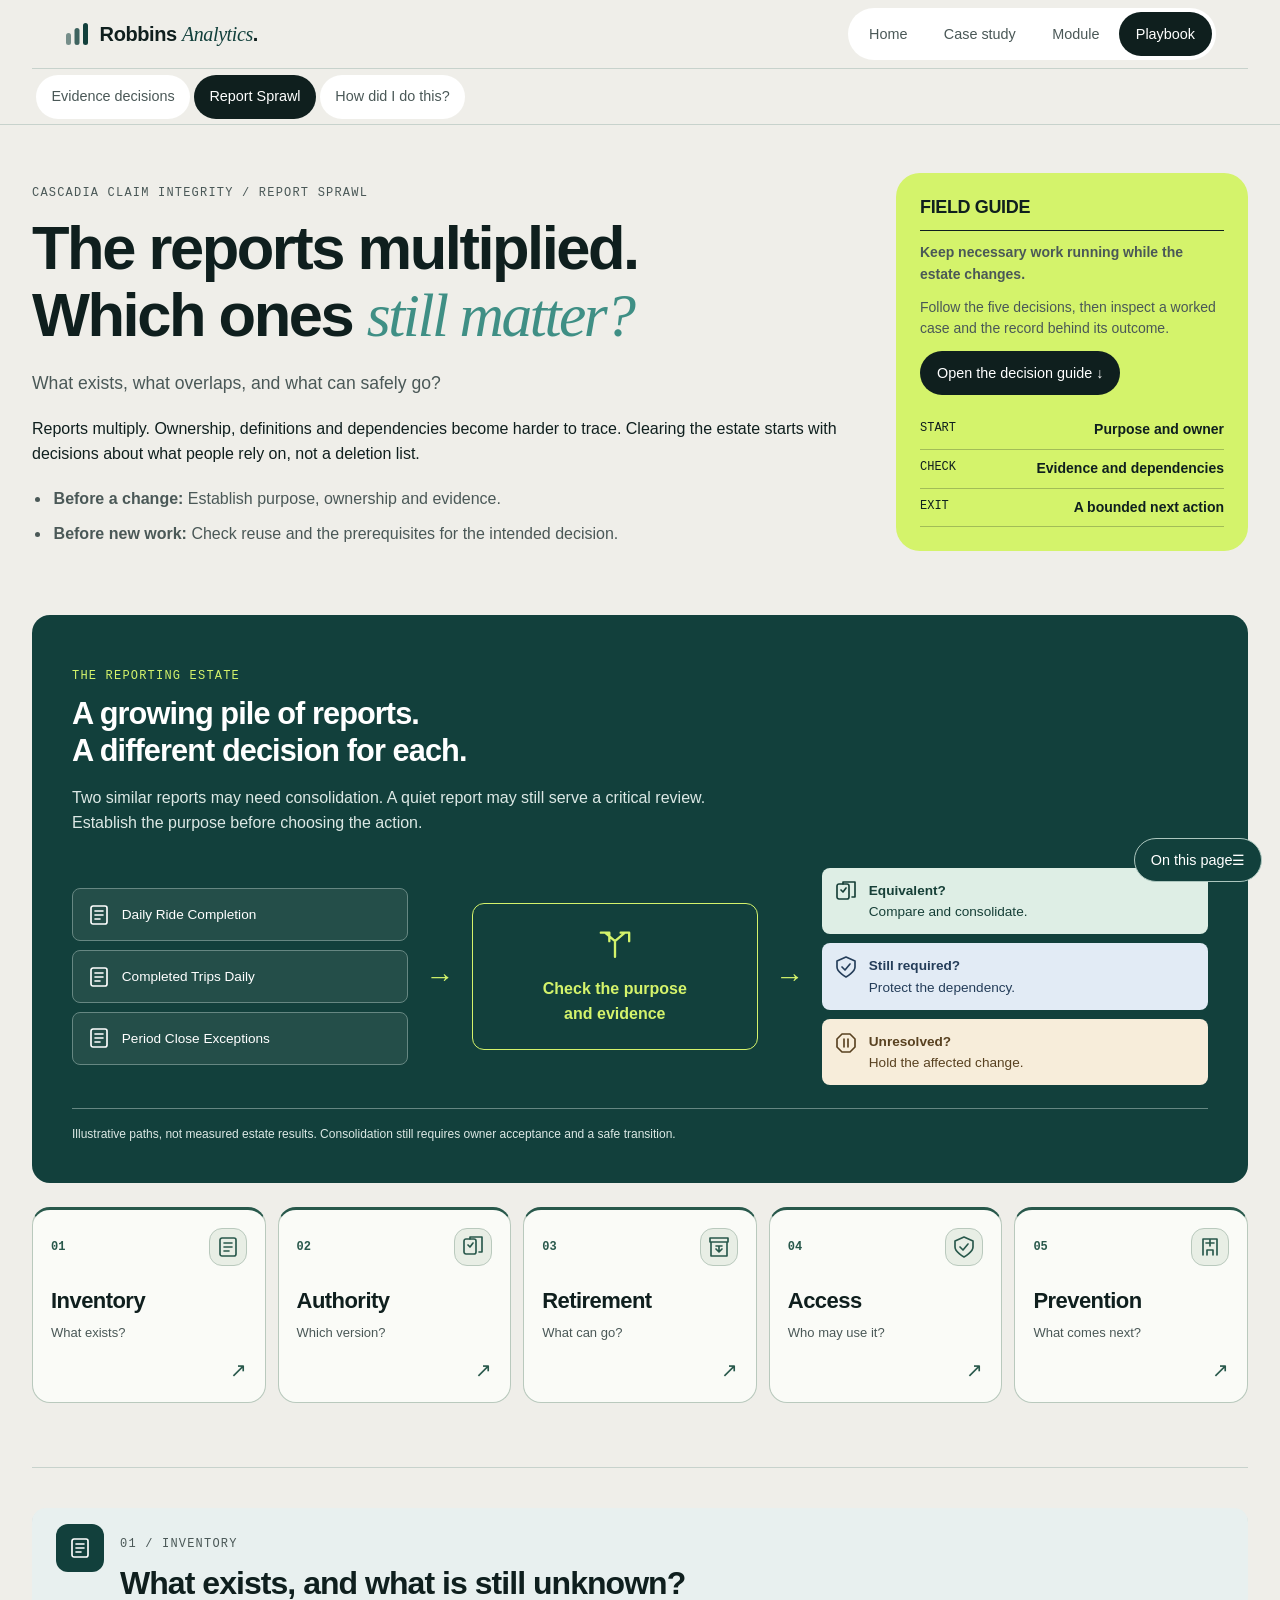
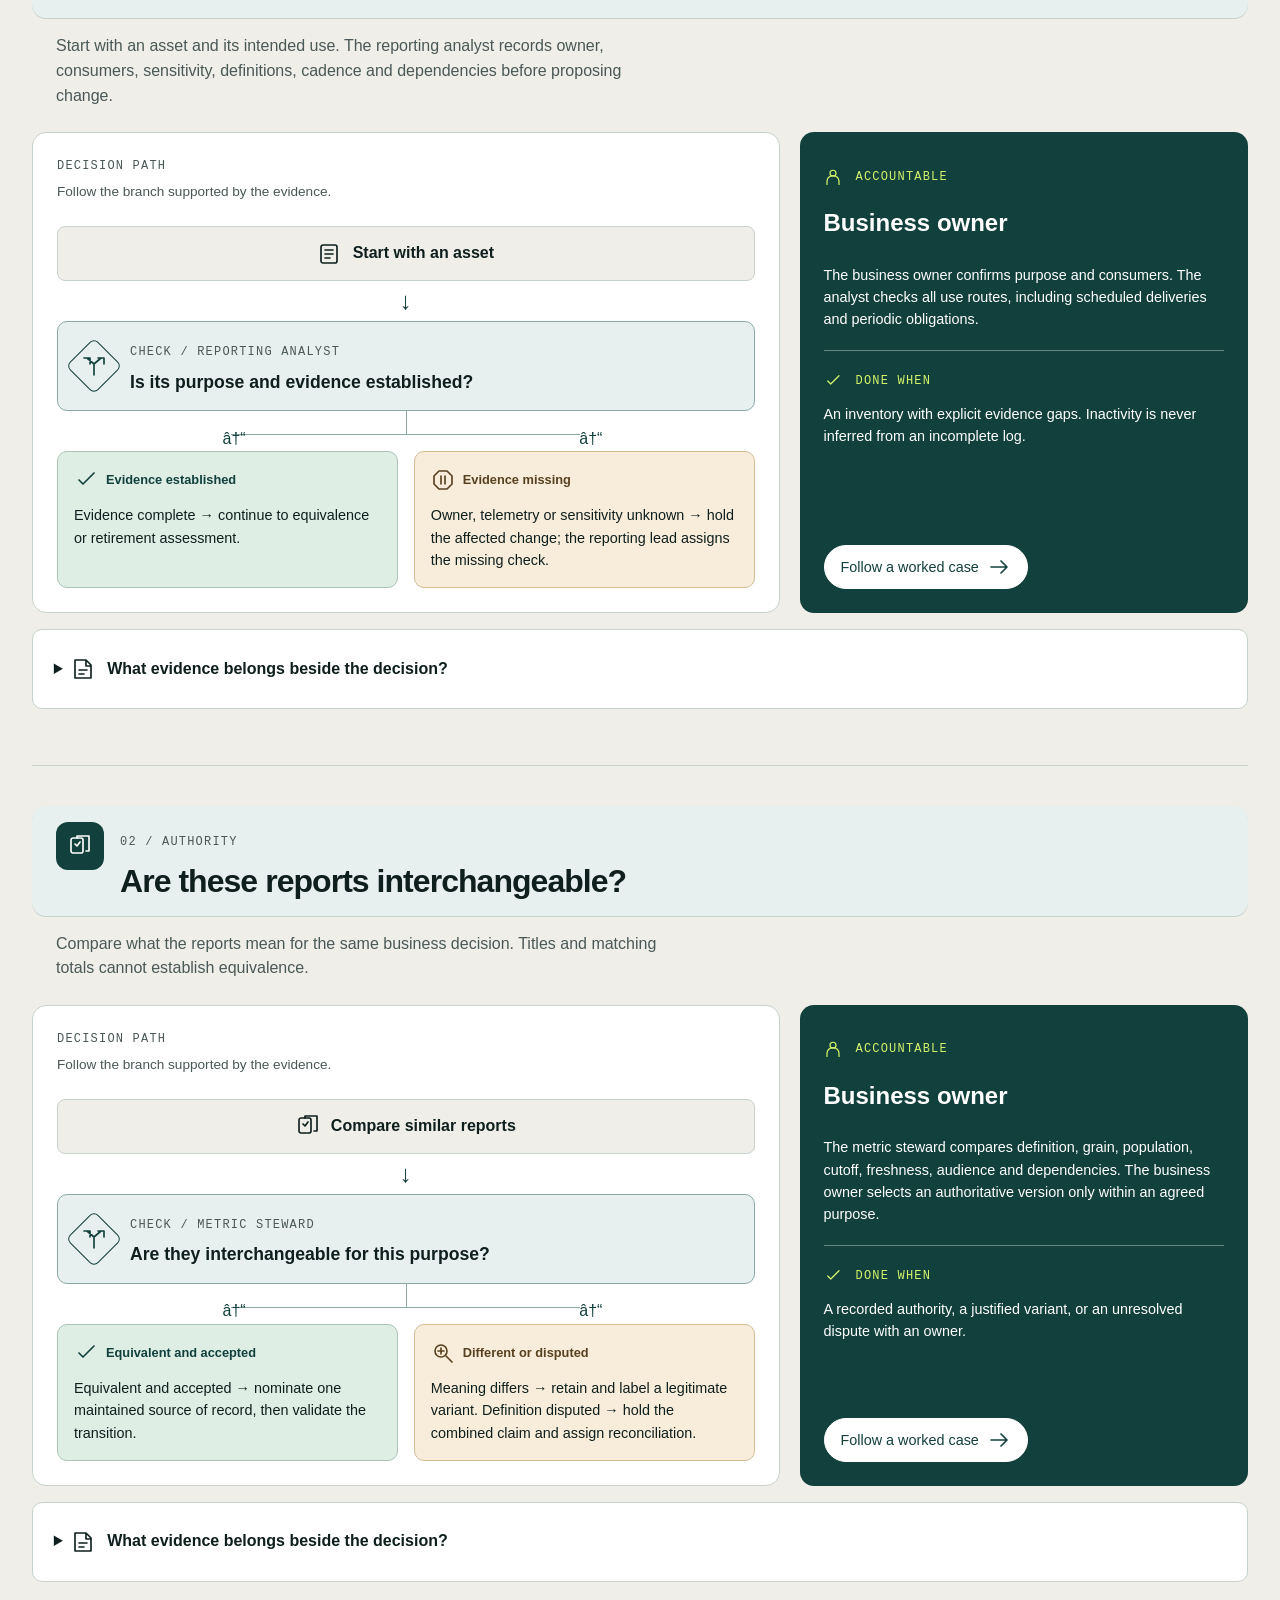
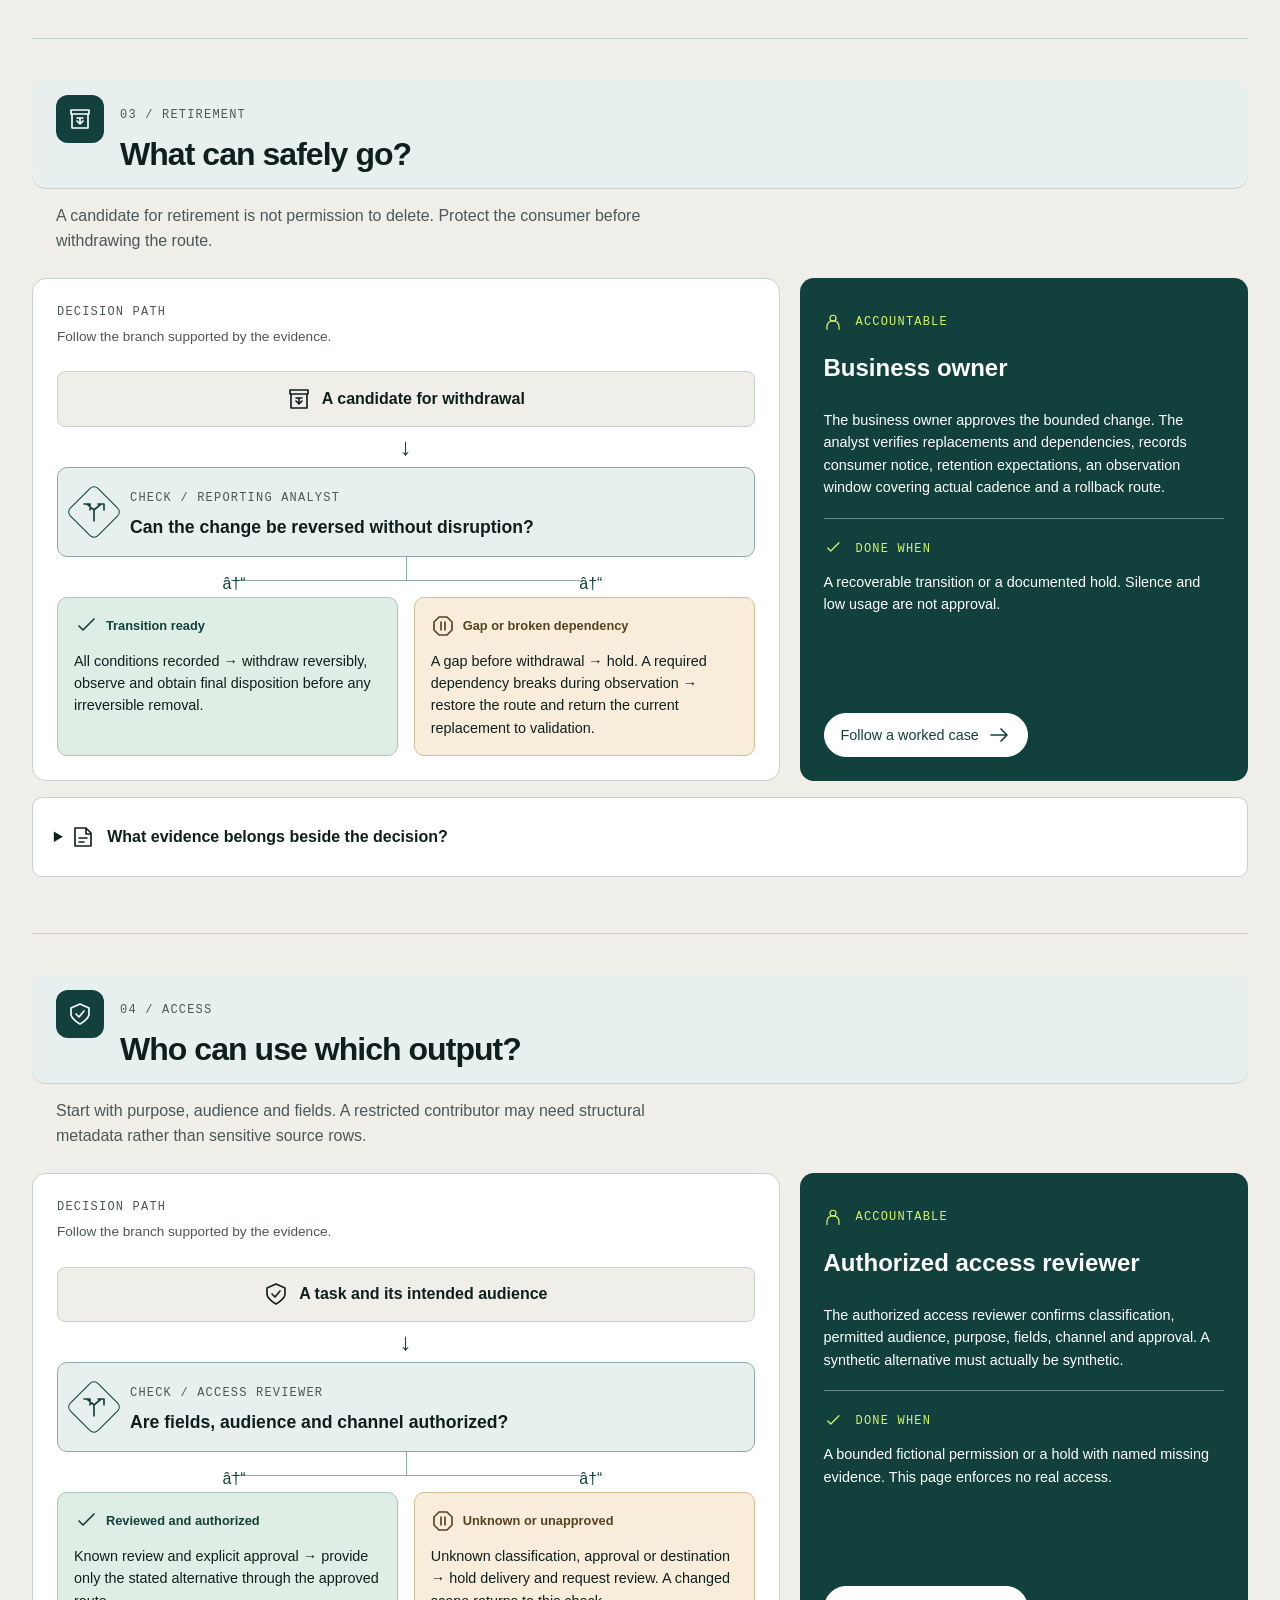
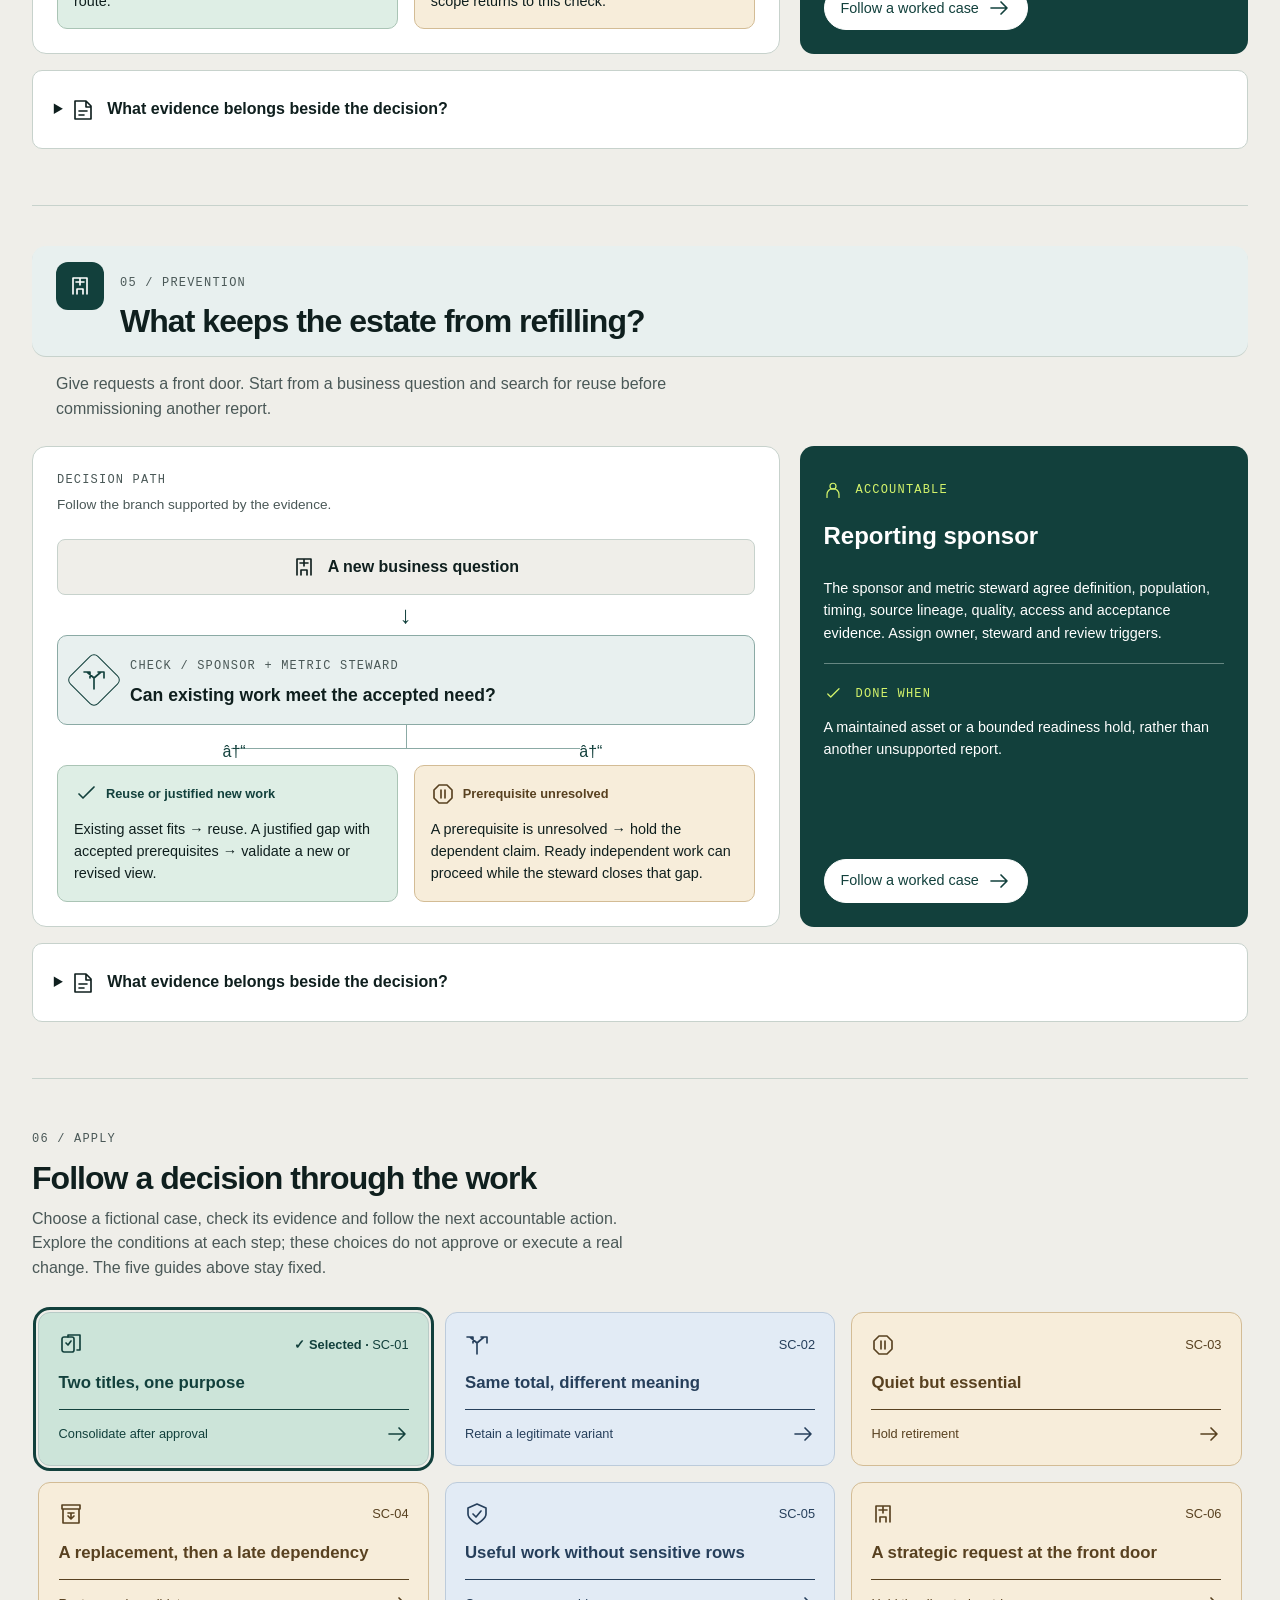
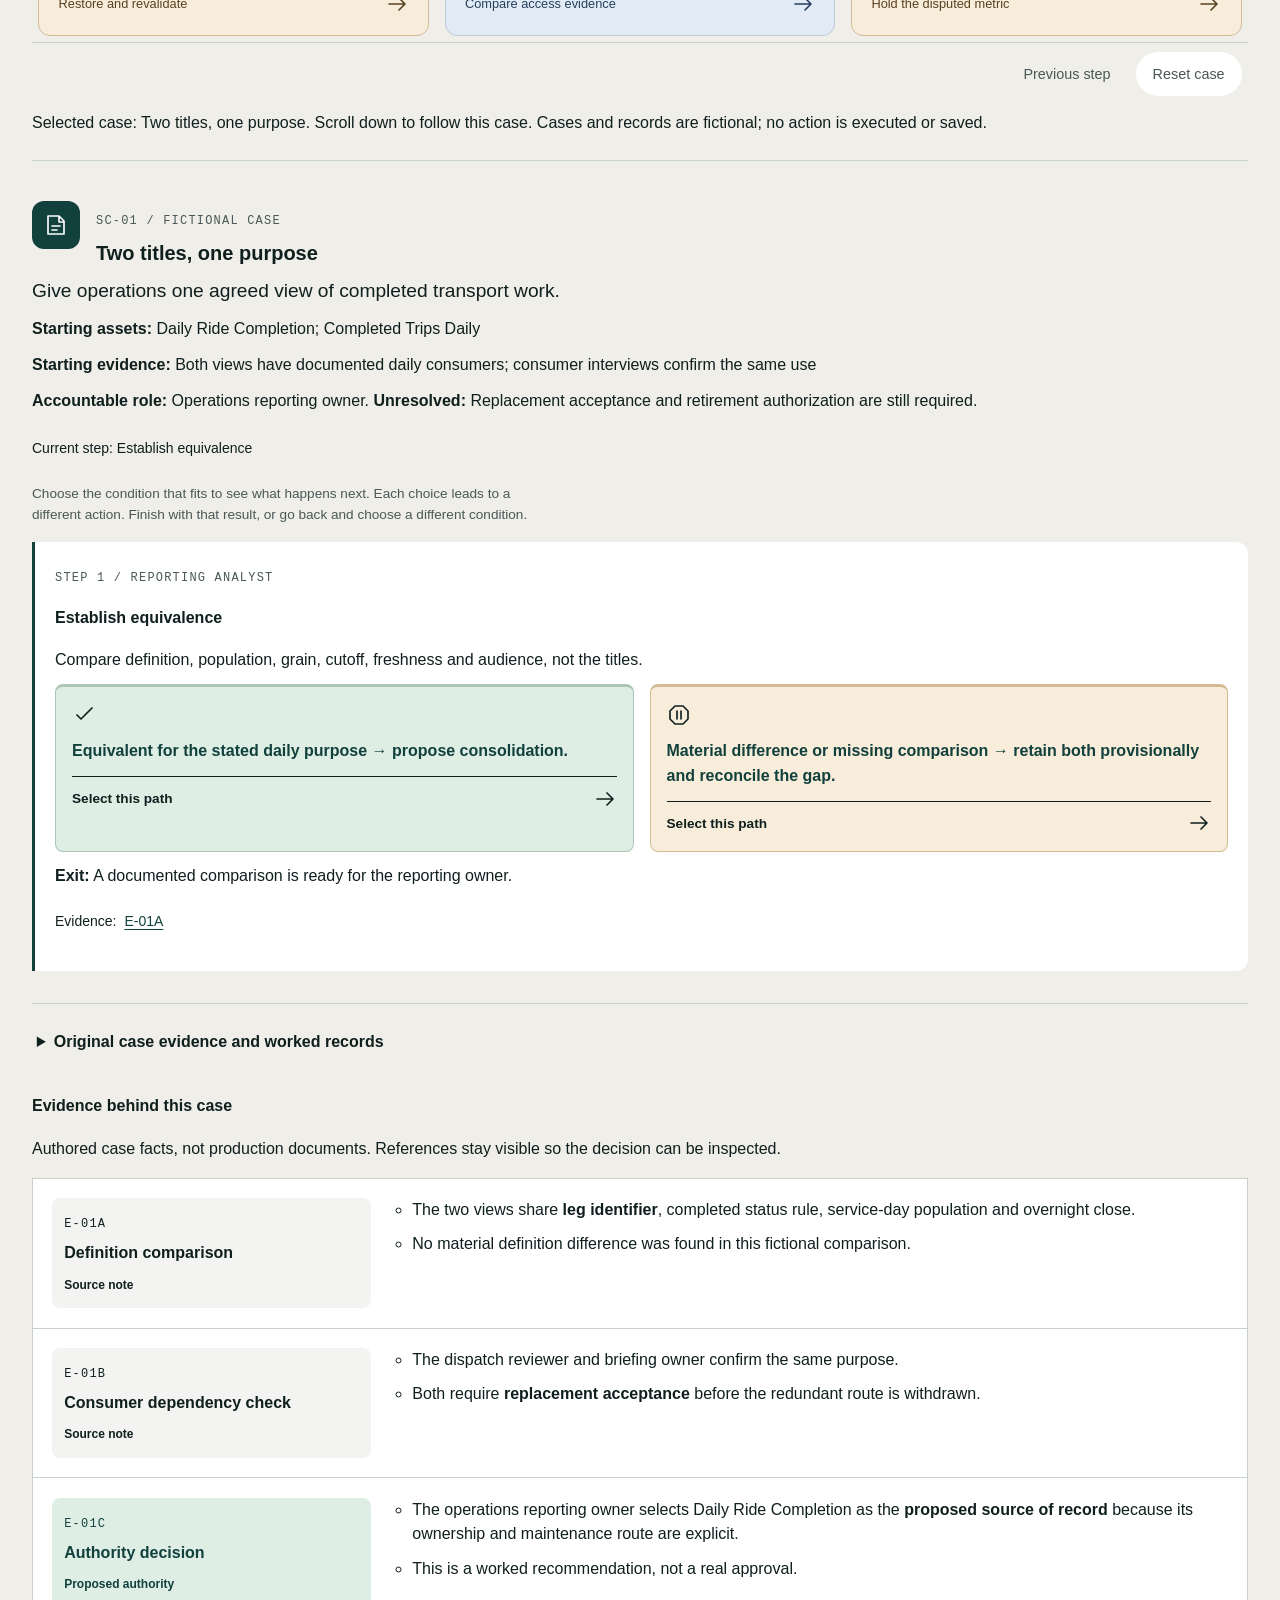
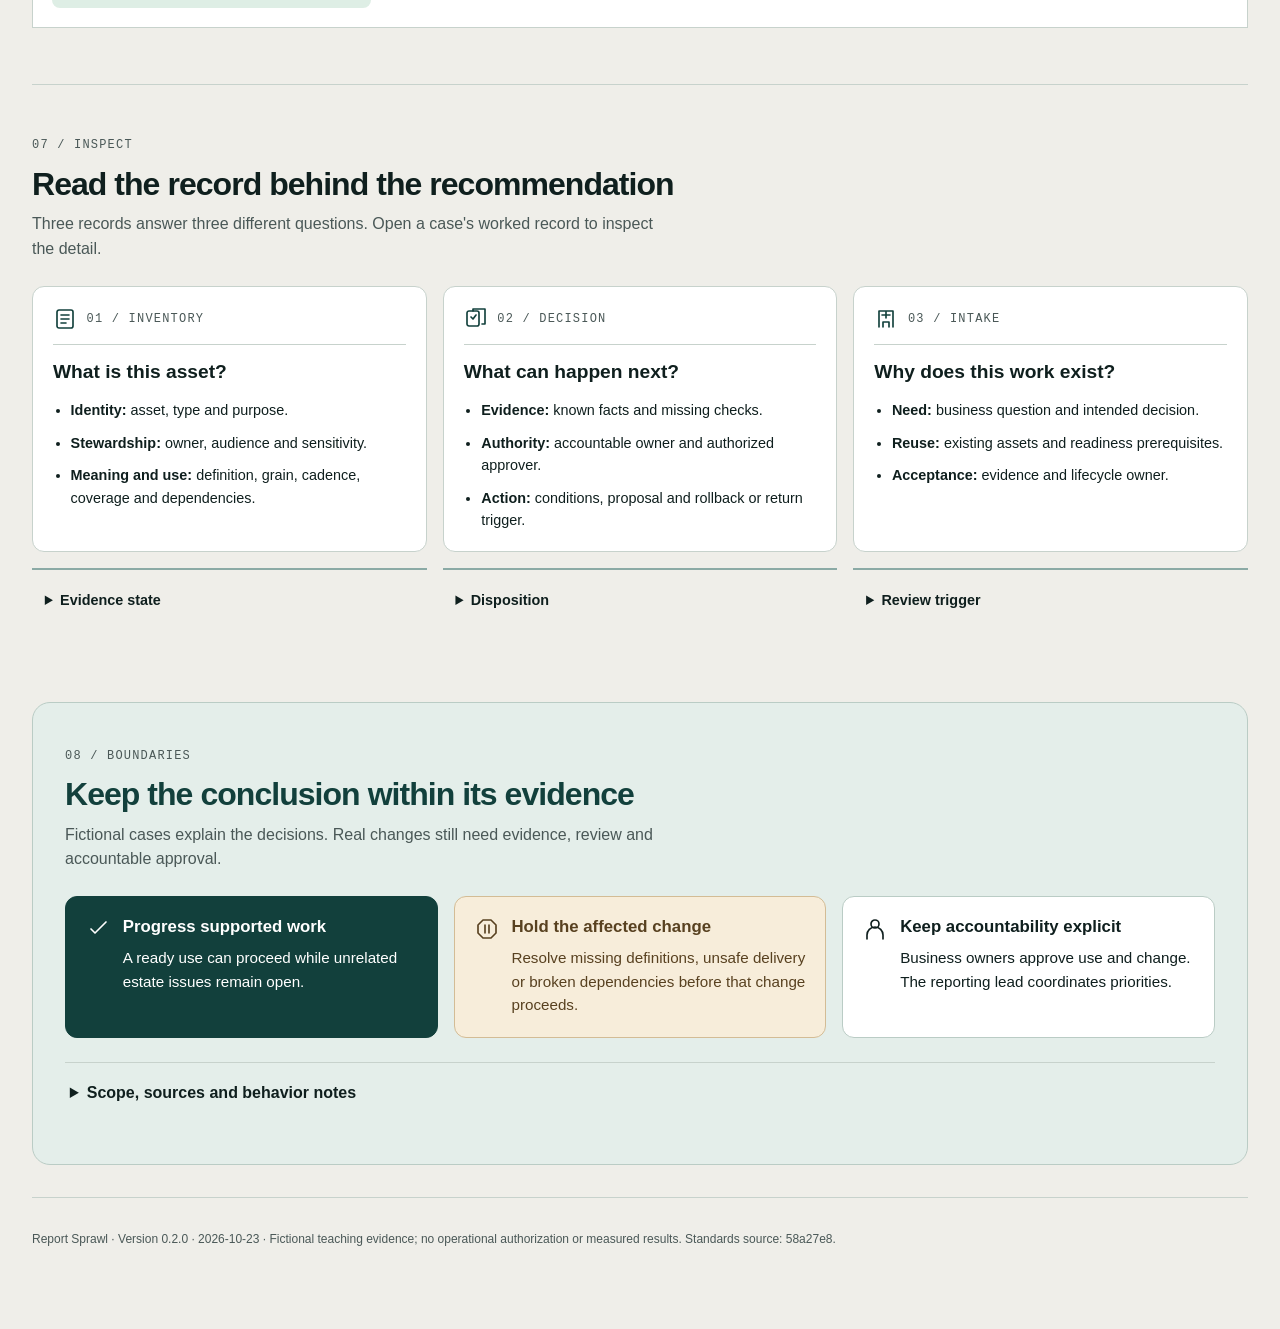
<file: docs/playbook/reporting-estate/index.html>
<!doctype html>
<html lang="en"><head><meta charset="utf-8"><meta name="viewport" content="width=device-width,initial-scale=1"><meta name="color-scheme" content="light"><meta name="description" content="Report sprawl: what exists, what overlaps, and what can safely go? A Claim Integrity playbook."><link rel="canonical" href="https://www.robbinsanalytics.com/cascadia-claim-integrity/playbook/reporting-estate/"><title>Report Sprawl | Claim Integrity Playbook</title><link rel="stylesheet" href="assets/cascadia-web-2.0.0.css"><link rel="stylesheet" href="assets/report-sprawl.css"><script defer src="assets/cascadia-web-2.0.0.js"></script><script defer src="assets/report-sprawl.js"></script></head>
<body class="cwds rs" data-cwds-auto><a class="cwds-skip" href="#main">Skip to content</a>
<header class="cwds-header"><div class="cwds-header-row"><a class="cwds-wordmark" href="https://www.robbinsanalytics.com/" aria-label="Robbins Analytics home"><svg width="26" height="26" viewBox="0 0 26 26" aria-hidden="true"><rect x="2" y="12" width="5" height="12" rx="2.5" fill="#12403c" opacity="0.55"/><rect x="10.5" y="7" width="5" height="17" rx="2.5" fill="#12403c" opacity="0.8"/><rect x="19" y="2" width="5" height="22" rx="2.5" fill="#12403c"/></svg><span>Robbins <em>Analytics</em>.</span></a><nav id="site-nav" class="cwds-nav" aria-label="Portfolio"><a href="https://www.robbinsanalytics.com/">Home</a><a href="../../case-study.html">Case study</a><a href="../../index.html">Module</a><a href="index.html" aria-current="page">Playbook</a></nav><button type="button" class="cwds-button cwds-menu" aria-expanded="false" aria-controls="site-nav">Menu <span aria-hidden="true">☰</span></button></div><nav class="cwds-subnav" aria-label="Playbook pages"><a href="../index.html">Evidence decisions</a><a href="index.html" aria-current="page">Report Sprawl</a><a href="../how-did-i-do-this.html">How did I do this?</a></nav></header>
<aside class="cwds-index"><button type="button" class="cwds-button cwds-index-toggle" aria-expanded="false" aria-controls="contents">On this page <span aria-hidden="true">☰</span></button><div class="cwds-index-panel" id="contents"><p class="cwds-label">On this page</p><nav aria-label="Reading index"><a href="#overview">Business problem</a><a href="#inventory">Inventory</a><a href="#authority">Authority</a><a href="#retirement">Retirement</a><a href="#access">Access</a><a href="#prevention">Prevention</a><a href="#cases">Worked cases</a><a href="#record-guide">Reading a record</a><a href="#limits">Scope and sources</a></nav></div></aside>
<div class="cwds-content"><main class="cwds-wrap" id="main" tabindex="-1"><section class="cwds-hero" id="overview" data-cwds-section><div class="cwds-hero-copy"><p class="cwds-label">Cascadia Claim Integrity / Report Sprawl</p><h1>The reports multiplied.<br>Which ones <em>still matter?</em></h1><p class="cwds-lede">What exists, what overlaps, and what can safely go?</p><p>Reports multiply. Ownership, definitions and dependencies become harder to trace. Clearing the estate starts with decisions about what people rely on, not a deletion list.</p><ul class="cwds-points"><li><strong>Before a change:</strong> Establish purpose, ownership and evidence.</li><li><strong>Before new work:</strong> Check reuse and the prerequisites for the intended decision.</li></ul></div><aside class="cwds-summary" aria-label="Field Guide"><h2>Field Guide</h2><p><strong>Keep necessary work running while the estate changes.</strong></p><p>Follow the five decisions, then inspect a worked case and the record behind its outcome.</p><a class="cwds-button cwds-primary" href="#inventory">Open the decision guide ↓</a><dl><div><dt>Start</dt><dd>Purpose and owner</dd></div><div><dt>Check</dt><dd>Evidence and dependencies</dd></div><div><dt>Exit</dt><dd>A bounded next action</dd></div></dl></aside></section>
<section class="rs-estate-map" aria-labelledby="estate-map-title"><div class="rs-map-copy"><p class="cwds-label">The reporting estate</p><h2 id="estate-map-title">A growing pile of reports.<br>A different decision for each.</h2><p>Two similar reports may need consolidation. A quiet report may still serve a critical review. Establish the purpose before choosing the action.</p></div>
<figure class="rs-estate-sketch" aria-label="Illustrative decision map: compare apparent duplicates, protect required work and hold unresolved changes"><div class="rs-report-stack"><div><svg class="rs-icon" viewBox="0 0 24 24" fill="none" stroke="currentColor" stroke-width="1.65" stroke-linecap="round" stroke-linejoin="round" aria-hidden="true"><rect x="4" y="3" width="16" height="18" rx="2"/><path d="M8 8h8M8 12h8M8 16h5"/></svg><span>Daily Ride Completion</span></div><div><svg class="rs-icon" viewBox="0 0 24 24" fill="none" stroke="currentColor" stroke-width="1.65" stroke-linecap="round" stroke-linejoin="round" aria-hidden="true"><rect x="4" y="3" width="16" height="18" rx="2"/><path d="M8 8h8M8 12h8M8 16h5"/></svg><span>Completed Trips Daily</span></div><div><svg class="rs-icon" viewBox="0 0 24 24" fill="none" stroke="currentColor" stroke-width="1.65" stroke-linecap="round" stroke-linejoin="round" aria-hidden="true"><rect x="4" y="3" width="16" height="18" rx="2"/><path d="M8 8h8M8 12h8M8 16h5"/></svg><span>Period Close Exceptions</span></div></div><span class="rs-map-arrow" aria-hidden="true">→</span><div class="rs-map-gate"><svg class="rs-icon" viewBox="0 0 24 24" fill="none" stroke="currentColor" stroke-width="1.65" stroke-linecap="round" stroke-linejoin="round" aria-hidden="true"><path d="M12 21V10M12 10 5 4M12 10l7-6M2 4h6v6M16 4h6v6"/></svg><strong>Check the purpose<br>and evidence</strong></div><span class="rs-map-arrow" aria-hidden="true">→</span><ul class="rs-map-outcomes"><li><svg class="rs-icon" viewBox="0 0 24 24" fill="none" stroke="currentColor" stroke-width="1.65" stroke-linecap="round" stroke-linejoin="round" aria-hidden="true"><rect x="3" y="4" width="12" height="15" rx="2"/><path d="M9 4V2h12v15h-3M7 10l2 2 3-4"/></svg><span><strong>Equivalent?</strong> Compare and consolidate.</span></li><li><svg class="rs-icon" viewBox="0 0 24 24" fill="none" stroke="currentColor" stroke-width="1.65" stroke-linecap="round" stroke-linejoin="round" aria-hidden="true"><path d="M12 2 3 6v6c0 5 9 10 9 10s9-5 9-10V6z"/><path d="m8 12 3 3 5-6"/></svg><span><strong>Still required?</strong> Protect the dependency.</span></li><li><svg class="rs-icon" viewBox="0 0 24 24" fill="none" stroke="currentColor" stroke-width="1.65" stroke-linecap="round" stroke-linejoin="round" aria-hidden="true"><path d="m8 3-5 5v8l5 5h8l5-5V8l-5-5zM10 8v8M14 8v8"/></svg><span><strong>Unresolved?</strong> Hold the affected change.</span></li></ul><figcaption>Illustrative paths, not measured estate results. Consolidation still requires owner acceptance and a safe transition.</figcaption></figure></section>
<nav class="rs-route-map" aria-label="Five reporting-estate decisions"><ol><li><a href="#inventory"><span class="rs-route-top"><span class="rs-route-number">01</span><span class="rs-route-icon"><svg class="rs-icon" viewBox="0 0 24 24" fill="none" stroke="currentColor" stroke-width="1.65" stroke-linecap="round" stroke-linejoin="round" aria-hidden="true"><rect x="4" y="3" width="16" height="18" rx="2"/><path d="M8 8h8M8 12h8M8 16h5"/></svg></span></span><strong>Inventory</strong><span class="rs-route-question">What exists?</span><span class="rs-route-arrow" aria-hidden="true">↗</span></a></li><li><a href="#authority"><span class="rs-route-top"><span class="rs-route-number">02</span><span class="rs-route-icon"><svg class="rs-icon" viewBox="0 0 24 24" fill="none" stroke="currentColor" stroke-width="1.65" stroke-linecap="round" stroke-linejoin="round" aria-hidden="true"><rect x="3" y="4" width="12" height="15" rx="2"/><path d="M9 4V2h12v15h-3M7 10l2 2 3-4"/></svg></span></span><strong>Authority</strong><span class="rs-route-question">Which version?</span><span class="rs-route-arrow" aria-hidden="true">↗</span></a></li><li><a href="#retirement"><span class="rs-route-top"><span class="rs-route-number">03</span><span class="rs-route-icon"><svg class="rs-icon" viewBox="0 0 24 24" fill="none" stroke="currentColor" stroke-width="1.65" stroke-linecap="round" stroke-linejoin="round" aria-hidden="true"><path d="M4 7h16v14H4zM3 3h18v4H3zM9 11h6M12 11v6m-3-3 3 3 3-3"/></svg></span></span><strong>Retirement</strong><span class="rs-route-question">What can go?</span><span class="rs-route-arrow" aria-hidden="true">↗</span></a></li><li><a href="#access"><span class="rs-route-top"><span class="rs-route-number">04</span><span class="rs-route-icon"><svg class="rs-icon" viewBox="0 0 24 24" fill="none" stroke="currentColor" stroke-width="1.65" stroke-linecap="round" stroke-linejoin="round" aria-hidden="true"><path d="M12 2 3 6v6c0 5 9 10 9 10s9-5 9-10V6z"/><path d="m8 12 3 3 5-6"/></svg></span></span><strong>Access</strong><span class="rs-route-question">Who may use it?</span><span class="rs-route-arrow" aria-hidden="true">↗</span></a></li><li><a href="#prevention"><span class="rs-route-top"><span class="rs-route-number">05</span><span class="rs-route-icon"><svg class="rs-icon" viewBox="0 0 24 24" fill="none" stroke="currentColor" stroke-width="1.65" stroke-linecap="round" stroke-linejoin="round" aria-hidden="true"><path d="M5 20V4h14v16M9 20v-5h6v5M8 8h8M12 5v6"/></svg></span></span><strong>Prevention</strong><span class="rs-route-question">What comes next?</span><span class="rs-route-arrow" aria-hidden="true">↗</span></a></li></ol></nav>
<section id="inventory" class="cwds-section rs-guide" data-cwds-section>
<header class="rs-guide-heading"><span class="rs-guide-icon"><svg class="rs-icon" viewBox="0 0 24 24" fill="none" stroke="currentColor" stroke-width="1.65" stroke-linecap="round" stroke-linejoin="round" aria-hidden="true"><rect x="4" y="3" width="16" height="18" rx="2"/><path d="M8 8h8M8 12h8M8 16h5"/></svg></span><div><p class="cwds-label">01 / Inventory</p><h2>What exists, and what is still unknown?</h2></div></header><p class="cwds-intro rs-guide-description">Start with an asset and its intended use. The reporting analyst records owner, consumers, sensitivity, definitions, cadence and dependencies before proposing change.</p>
<div class="rs-guide-layout"><figure class="rs-flowchart" aria-labelledby="flow-inventory"><figcaption id="flow-inventory"><span class="cwds-label">Decision path</span><span>Follow the branch supported by the evidence.</span></figcaption>
<div class="rs-flow-entry"><svg class="rs-icon" viewBox="0 0 24 24" fill="none" stroke="currentColor" stroke-width="1.65" stroke-linecap="round" stroke-linejoin="round" aria-hidden="true"><rect x="4" y="3" width="16" height="18" rx="2"/><path d="M8 8h8M8 12h8M8 16h5"/></svg><span>Start with an asset</span></div><span class="rs-connector" aria-hidden="true">↓</span>
<div class="rs-flow-gate"><span class="rs-gate-mark"><svg class="rs-icon" viewBox="0 0 24 24" fill="none" stroke="currentColor" stroke-width="1.65" stroke-linecap="round" stroke-linejoin="round" aria-hidden="true"><path d="M12 21V10M12 10 5 4M12 10l7-6M2 4h6v6M16 4h6v6"/></svg></span><div><span class="cwds-label">Check / Reporting analyst</span><h3>Is its purpose and evidence established?</h3></div></div>
<div class="rs-fork" aria-hidden="true"></div><ul class="rs-flow-branches"><li class="rs-branch-supported"><span class="rs-branch-label"><svg class="rs-icon" viewBox="0 0 24 24" fill="none" stroke="currentColor" stroke-width="1.65" stroke-linecap="round" stroke-linejoin="round" aria-hidden="true"><path d="m5 12 4 4L20 5"/></svg>Evidence established</span><p>Evidence complete → continue to equivalence or retirement assessment.</p></li><li class="rs-branch-exception"><span class="rs-branch-label"><svg class="rs-icon" viewBox="0 0 24 24" fill="none" stroke="currentColor" stroke-width="1.65" stroke-linecap="round" stroke-linejoin="round" aria-hidden="true"><path d="m8 3-5 5v8l5 5h8l5-5V8l-5-5zM10 8v8M14 8v8"/></svg>Evidence missing</span><p>Owner, telemetry or sensitivity unknown → hold the affected change; the reporting lead assigns the missing check.</p></li></ul>
</figure><aside class="rs-owner-card rs-tone-teal"><p class="cwds-label"><svg class="rs-icon" viewBox="0 0 24 24" fill="none" stroke="currentColor" stroke-width="1.65" stroke-linecap="round" stroke-linejoin="round" aria-hidden="true"><circle cx="12" cy="7" r="4"/><path d="M4 22v-4a8 8 0 0 1 16 0v4"/></svg> Accountable</p><h3>Business owner</h3><p>The business owner confirms purpose and consumers. The analyst checks all use routes, including scheduled deliveries and periodic obligations.</p><div class="rs-owner-exit"><span class="cwds-label"><svg class="rs-icon" viewBox="0 0 24 24" fill="none" stroke="currentColor" stroke-width="1.65" stroke-linecap="round" stroke-linejoin="round" aria-hidden="true"><path d="m5 12 4 4L20 5"/></svg> Done when</span><p>An inventory with explicit evidence gaps. Inactivity is never inferred from an incomplete log.</p></div><a class="cwds-button" href="#one-purpose">Follow a worked case <svg class="rs-icon" viewBox="0 0 24 24" fill="none" stroke="currentColor" stroke-width="1.65" stroke-linecap="round" stroke-linejoin="round" aria-hidden="true"><path d="M4 12h16m-6-6 6 6-6 6"/></svg></a></aside></div>
<details class="rs-guide-detail"><summary><svg class="rs-icon" viewBox="0 0 24 24" fill="none" stroke="currentColor" stroke-width="1.65" stroke-linecap="round" stroke-linejoin="round" aria-hidden="true"><path d="M4 3h11l5 5v13H4zM15 3v6h5M8 13h8M8 17h5"/></svg> What evidence belongs beside the decision?</summary><p><strong>Check ownership and coverage.</strong> The business owner confirms purpose and consumers. The analyst checks all use routes, including scheduled deliveries and periodic obligations. Keep the source, observed result, accountable role and next action together. If the check is incomplete, retain the gap rather than infer clearance.</p></details></section><section id="authority" class="cwds-section rs-guide" data-cwds-section>
<header class="rs-guide-heading"><span class="rs-guide-icon"><svg class="rs-icon" viewBox="0 0 24 24" fill="none" stroke="currentColor" stroke-width="1.65" stroke-linecap="round" stroke-linejoin="round" aria-hidden="true"><rect x="3" y="4" width="12" height="15" rx="2"/><path d="M9 4V2h12v15h-3M7 10l2 2 3-4"/></svg></span><div><p class="cwds-label">02 / Authority</p><h2>Are these reports interchangeable?</h2></div></header><p class="cwds-intro rs-guide-description">Compare what the reports mean for the same business decision. Titles and matching totals cannot establish equivalence.</p>
<div class="rs-guide-layout"><figure class="rs-flowchart" aria-labelledby="flow-authority"><figcaption id="flow-authority"><span class="cwds-label">Decision path</span><span>Follow the branch supported by the evidence.</span></figcaption>
<div class="rs-flow-entry"><svg class="rs-icon" viewBox="0 0 24 24" fill="none" stroke="currentColor" stroke-width="1.65" stroke-linecap="round" stroke-linejoin="round" aria-hidden="true"><rect x="3" y="4" width="12" height="15" rx="2"/><path d="M9 4V2h12v15h-3M7 10l2 2 3-4"/></svg><span>Compare similar reports</span></div><span class="rs-connector" aria-hidden="true">↓</span>
<div class="rs-flow-gate"><span class="rs-gate-mark"><svg class="rs-icon" viewBox="0 0 24 24" fill="none" stroke="currentColor" stroke-width="1.65" stroke-linecap="round" stroke-linejoin="round" aria-hidden="true"><path d="M12 21V10M12 10 5 4M12 10l7-6M2 4h6v6M16 4h6v6"/></svg></span><div><span class="cwds-label">Check / Metric steward</span><h3>Are they interchangeable for this purpose?</h3></div></div>
<div class="rs-fork" aria-hidden="true"></div><ul class="rs-flow-branches"><li class="rs-branch-supported"><span class="rs-branch-label"><svg class="rs-icon" viewBox="0 0 24 24" fill="none" stroke="currentColor" stroke-width="1.65" stroke-linecap="round" stroke-linejoin="round" aria-hidden="true"><path d="m5 12 4 4L20 5"/></svg>Equivalent and accepted</span><p>Equivalent and accepted → nominate one maintained source of record, then validate the transition.</p></li><li class="rs-branch-exception"><span class="rs-branch-label"><svg class="rs-icon" viewBox="0 0 24 24" fill="none" stroke="currentColor" stroke-width="1.65" stroke-linecap="round" stroke-linejoin="round" aria-hidden="true"><circle cx="10" cy="10" r="6"/><path d="m15 15 6 6M7 10h6M10 7v6"/></svg>Different or disputed</span><p>Meaning differs → retain and label a legitimate variant. Definition disputed → hold the combined claim and assign reconciliation.</p></li></ul>
</figure><aside class="rs-owner-card rs-tone-teal"><p class="cwds-label"><svg class="rs-icon" viewBox="0 0 24 24" fill="none" stroke="currentColor" stroke-width="1.65" stroke-linecap="round" stroke-linejoin="round" aria-hidden="true"><circle cx="12" cy="7" r="4"/><path d="M4 22v-4a8 8 0 0 1 16 0v4"/></svg> Accountable</p><h3>Business owner</h3><p>The metric steward compares definition, grain, population, cutoff, freshness, audience and dependencies. The business owner selects an authoritative version only within an agreed purpose.</p><div class="rs-owner-exit"><span class="cwds-label"><svg class="rs-icon" viewBox="0 0 24 24" fill="none" stroke="currentColor" stroke-width="1.65" stroke-linecap="round" stroke-linejoin="round" aria-hidden="true"><path d="m5 12 4 4L20 5"/></svg> Done when</span><p>A recorded authority, a justified variant, or an unresolved dispute with an owner.</p></div><a class="cwds-button" href="#different-meaning">Follow a worked case <svg class="rs-icon" viewBox="0 0 24 24" fill="none" stroke="currentColor" stroke-width="1.65" stroke-linecap="round" stroke-linejoin="round" aria-hidden="true"><path d="M4 12h16m-6-6 6 6-6 6"/></svg></a></aside></div>
<details class="rs-guide-detail"><summary><svg class="rs-icon" viewBox="0 0 24 24" fill="none" stroke="currentColor" stroke-width="1.65" stroke-linecap="round" stroke-linejoin="round" aria-hidden="true"><path d="M4 3h11l5 5v13H4zM15 3v6h5M8 13h8M8 17h5"/></svg> What evidence belongs beside the decision?</summary><p><strong>Compare the contract behind the view.</strong> The metric steward compares definition, grain, population, cutoff, freshness, audience and dependencies. The business owner selects an authoritative version only within an agreed purpose. Keep the source, observed result, accountable role and next action together. If the check is incomplete, retain the gap rather than infer clearance.</p></details></section><section id="retirement" class="cwds-section rs-guide" data-cwds-section>
<header class="rs-guide-heading"><span class="rs-guide-icon"><svg class="rs-icon" viewBox="0 0 24 24" fill="none" stroke="currentColor" stroke-width="1.65" stroke-linecap="round" stroke-linejoin="round" aria-hidden="true"><path d="M4 7h16v14H4zM3 3h18v4H3zM9 11h6M12 11v6m-3-3 3 3 3-3"/></svg></span><div><p class="cwds-label">03 / Retirement</p><h2>What can safely go?</h2></div></header><p class="cwds-intro rs-guide-description">A candidate for retirement is not permission to delete. Protect the consumer before withdrawing the route.</p>
<div class="rs-guide-layout"><figure class="rs-flowchart" aria-labelledby="flow-retirement"><figcaption id="flow-retirement"><span class="cwds-label">Decision path</span><span>Follow the branch supported by the evidence.</span></figcaption>
<div class="rs-flow-entry"><svg class="rs-icon" viewBox="0 0 24 24" fill="none" stroke="currentColor" stroke-width="1.65" stroke-linecap="round" stroke-linejoin="round" aria-hidden="true"><path d="M4 7h16v14H4zM3 3h18v4H3zM9 11h6M12 11v6m-3-3 3 3 3-3"/></svg><span>A candidate for withdrawal</span></div><span class="rs-connector" aria-hidden="true">↓</span>
<div class="rs-flow-gate"><span class="rs-gate-mark"><svg class="rs-icon" viewBox="0 0 24 24" fill="none" stroke="currentColor" stroke-width="1.65" stroke-linecap="round" stroke-linejoin="round" aria-hidden="true"><path d="M12 21V10M12 10 5 4M12 10l7-6M2 4h6v6M16 4h6v6"/></svg></span><div><span class="cwds-label">Check / Reporting analyst</span><h3>Can the change be reversed without disruption?</h3></div></div>
<div class="rs-fork" aria-hidden="true"></div><ul class="rs-flow-branches"><li class="rs-branch-supported"><span class="rs-branch-label"><svg class="rs-icon" viewBox="0 0 24 24" fill="none" stroke="currentColor" stroke-width="1.65" stroke-linecap="round" stroke-linejoin="round" aria-hidden="true"><path d="m5 12 4 4L20 5"/></svg>Transition ready</span><p>All conditions recorded → withdraw reversibly, observe and obtain final disposition before any irreversible removal.</p></li><li class="rs-branch-exception"><span class="rs-branch-label"><svg class="rs-icon" viewBox="0 0 24 24" fill="none" stroke="currentColor" stroke-width="1.65" stroke-linecap="round" stroke-linejoin="round" aria-hidden="true"><path d="m8 3-5 5v8l5 5h8l5-5V8l-5-5zM10 8v8M14 8v8"/></svg>Gap or broken dependency</span><p>A gap before withdrawal → hold. A required dependency breaks during observation → restore the route and return the current replacement to validation.</p></li></ul>
</figure><aside class="rs-owner-card rs-tone-teal"><p class="cwds-label"><svg class="rs-icon" viewBox="0 0 24 24" fill="none" stroke="currentColor" stroke-width="1.65" stroke-linecap="round" stroke-linejoin="round" aria-hidden="true"><circle cx="12" cy="7" r="4"/><path d="M4 22v-4a8 8 0 0 1 16 0v4"/></svg> Accountable</p><h3>Business owner</h3><p>The business owner approves the bounded change. The analyst verifies replacements and dependencies, records consumer notice, retention expectations, an observation window covering actual cadence and a rollback route.</p><div class="rs-owner-exit"><span class="cwds-label"><svg class="rs-icon" viewBox="0 0 24 24" fill="none" stroke="currentColor" stroke-width="1.65" stroke-linecap="round" stroke-linejoin="round" aria-hidden="true"><path d="m5 12 4 4L20 5"/></svg> Done when</span><p>A recoverable transition or a documented hold. Silence and low usage are not approval.</p></div><a class="cwds-button" href="#late-dependency">Follow a worked case <svg class="rs-icon" viewBox="0 0 24 24" fill="none" stroke="currentColor" stroke-width="1.65" stroke-linecap="round" stroke-linejoin="round" aria-hidden="true"><path d="M4 12h16m-6-6 6 6-6 6"/></svg></a></aside></div>
<details class="rs-guide-detail"><summary><svg class="rs-icon" viewBox="0 0 24 24" fill="none" stroke="currentColor" stroke-width="1.65" stroke-linecap="round" stroke-linejoin="round" aria-hidden="true"><path d="M4 3h11l5 5v13H4zM15 3v6h5M8 13h8M8 17h5"/></svg> What evidence belongs beside the decision?</summary><p><strong>Validate, authorize, notify, then observe.</strong> The business owner approves the bounded change. The analyst verifies replacements and dependencies, records consumer notice, retention expectations, an observation window covering actual cadence and a rollback route. Keep the source, observed result, accountable role and next action together. If the check is incomplete, retain the gap rather than infer clearance.</p></details></section><section id="access" class="cwds-section rs-guide" data-cwds-section>
<header class="rs-guide-heading"><span class="rs-guide-icon"><svg class="rs-icon" viewBox="0 0 24 24" fill="none" stroke="currentColor" stroke-width="1.65" stroke-linecap="round" stroke-linejoin="round" aria-hidden="true"><path d="M12 2 3 6v6c0 5 9 10 9 10s9-5 9-10V6z"/><path d="m8 12 3 3 5-6"/></svg></span><div><p class="cwds-label">04 / Access</p><h2>Who can use which output?</h2></div></header><p class="cwds-intro rs-guide-description">Start with purpose, audience and fields. A restricted contributor may need structural metadata rather than sensitive source rows.</p>
<div class="rs-guide-layout"><figure class="rs-flowchart" aria-labelledby="flow-access"><figcaption id="flow-access"><span class="cwds-label">Decision path</span><span>Follow the branch supported by the evidence.</span></figcaption>
<div class="rs-flow-entry"><svg class="rs-icon" viewBox="0 0 24 24" fill="none" stroke="currentColor" stroke-width="1.65" stroke-linecap="round" stroke-linejoin="round" aria-hidden="true"><path d="M12 2 3 6v6c0 5 9 10 9 10s9-5 9-10V6z"/><path d="m8 12 3 3 5-6"/></svg><span>A task and its intended audience</span></div><span class="rs-connector" aria-hidden="true">↓</span>
<div class="rs-flow-gate"><span class="rs-gate-mark"><svg class="rs-icon" viewBox="0 0 24 24" fill="none" stroke="currentColor" stroke-width="1.65" stroke-linecap="round" stroke-linejoin="round" aria-hidden="true"><path d="M12 21V10M12 10 5 4M12 10l7-6M2 4h6v6M16 4h6v6"/></svg></span><div><span class="cwds-label">Check / Access reviewer</span><h3>Are fields, audience and channel authorized?</h3></div></div>
<div class="rs-fork" aria-hidden="true"></div><ul class="rs-flow-branches"><li class="rs-branch-supported"><span class="rs-branch-label"><svg class="rs-icon" viewBox="0 0 24 24" fill="none" stroke="currentColor" stroke-width="1.65" stroke-linecap="round" stroke-linejoin="round" aria-hidden="true"><path d="m5 12 4 4L20 5"/></svg>Reviewed and authorized</span><p>Known review and explicit approval → provide only the stated alternative through the approved route.</p></li><li class="rs-branch-exception"><span class="rs-branch-label"><svg class="rs-icon" viewBox="0 0 24 24" fill="none" stroke="currentColor" stroke-width="1.65" stroke-linecap="round" stroke-linejoin="round" aria-hidden="true"><path d="m8 3-5 5v8l5 5h8l5-5V8l-5-5zM10 8v8M14 8v8"/></svg>Unknown or unapproved</span><p>Unknown classification, approval or destination → hold delivery and request review. A changed scope returns to this check.</p></li></ul>
</figure><aside class="rs-owner-card rs-tone-teal"><p class="cwds-label"><svg class="rs-icon" viewBox="0 0 24 24" fill="none" stroke="currentColor" stroke-width="1.65" stroke-linecap="round" stroke-linejoin="round" aria-hidden="true"><circle cx="12" cy="7" r="4"/><path d="M4 22v-4a8 8 0 0 1 16 0v4"/></svg> Accountable</p><h3>Authorized access reviewer</h3><p>The authorized access reviewer confirms classification, permitted audience, purpose, fields, channel and approval. A synthetic alternative must actually be synthetic.</p><div class="rs-owner-exit"><span class="cwds-label"><svg class="rs-icon" viewBox="0 0 24 24" fill="none" stroke="currentColor" stroke-width="1.65" stroke-linecap="round" stroke-linejoin="round" aria-hidden="true"><path d="m5 12 4 4L20 5"/></svg> Done when</span><p>A bounded fictional permission or a hold with named missing evidence. This page enforces no real access.</p></div><a class="cwds-button" href="#restricted-work">Follow a worked case <svg class="rs-icon" viewBox="0 0 24 24" fill="none" stroke="currentColor" stroke-width="1.65" stroke-linecap="round" stroke-linejoin="round" aria-hidden="true"><path d="M4 12h16m-6-6 6 6-6 6"/></svg></a></aside></div>
<details class="rs-guide-detail"><summary><svg class="rs-icon" viewBox="0 0 24 24" fill="none" stroke="currentColor" stroke-width="1.65" stroke-linecap="round" stroke-linejoin="round" aria-hidden="true"><path d="M4 3h11l5 5v13H4zM15 3v6h5M8 13h8M8 17h5"/></svg> What evidence belongs beside the decision?</summary><p><strong>Review the alternative, not just its title.</strong> The authorized access reviewer confirms classification, permitted audience, purpose, fields, channel and approval. A synthetic alternative must actually be synthetic. Keep the source, observed result, accountable role and next action together. If the check is incomplete, retain the gap rather than infer clearance.</p></details></section><section id="prevention" class="cwds-section rs-guide" data-cwds-section>
<header class="rs-guide-heading"><span class="rs-guide-icon"><svg class="rs-icon" viewBox="0 0 24 24" fill="none" stroke="currentColor" stroke-width="1.65" stroke-linecap="round" stroke-linejoin="round" aria-hidden="true"><path d="M5 20V4h14v16M9 20v-5h6v5M8 8h8M12 5v6"/></svg></span><div><p class="cwds-label">05 / Prevention</p><h2>What keeps the estate from refilling?</h2></div></header><p class="cwds-intro rs-guide-description">Give requests a front door. Start from a business question and search for reuse before commissioning another report.</p>
<div class="rs-guide-layout"><figure class="rs-flowchart" aria-labelledby="flow-prevention"><figcaption id="flow-prevention"><span class="cwds-label">Decision path</span><span>Follow the branch supported by the evidence.</span></figcaption>
<div class="rs-flow-entry"><svg class="rs-icon" viewBox="0 0 24 24" fill="none" stroke="currentColor" stroke-width="1.65" stroke-linecap="round" stroke-linejoin="round" aria-hidden="true"><path d="M5 20V4h14v16M9 20v-5h6v5M8 8h8M12 5v6"/></svg><span>A new business question</span></div><span class="rs-connector" aria-hidden="true">↓</span>
<div class="rs-flow-gate"><span class="rs-gate-mark"><svg class="rs-icon" viewBox="0 0 24 24" fill="none" stroke="currentColor" stroke-width="1.65" stroke-linecap="round" stroke-linejoin="round" aria-hidden="true"><path d="M12 21V10M12 10 5 4M12 10l7-6M2 4h6v6M16 4h6v6"/></svg></span><div><span class="cwds-label">Check / Sponsor + metric steward</span><h3>Can existing work meet the accepted need?</h3></div></div>
<div class="rs-fork" aria-hidden="true"></div><ul class="rs-flow-branches"><li class="rs-branch-supported"><span class="rs-branch-label"><svg class="rs-icon" viewBox="0 0 24 24" fill="none" stroke="currentColor" stroke-width="1.65" stroke-linecap="round" stroke-linejoin="round" aria-hidden="true"><path d="m5 12 4 4L20 5"/></svg>Reuse or justified new work</span><p>Existing asset fits → reuse. A justified gap with accepted prerequisites → validate a new or revised view.</p></li><li class="rs-branch-exception"><span class="rs-branch-label"><svg class="rs-icon" viewBox="0 0 24 24" fill="none" stroke="currentColor" stroke-width="1.65" stroke-linecap="round" stroke-linejoin="round" aria-hidden="true"><path d="m8 3-5 5v8l5 5h8l5-5V8l-5-5zM10 8v8M14 8v8"/></svg>Prerequisite unresolved</span><p>A prerequisite is unresolved → hold the dependent claim. Ready independent work can proceed while the steward closes that gap.</p></li></ul>
</figure><aside class="rs-owner-card rs-tone-teal"><p class="cwds-label"><svg class="rs-icon" viewBox="0 0 24 24" fill="none" stroke="currentColor" stroke-width="1.65" stroke-linecap="round" stroke-linejoin="round" aria-hidden="true"><circle cx="12" cy="7" r="4"/><path d="M4 22v-4a8 8 0 0 1 16 0v4"/></svg> Accountable</p><h3>Reporting sponsor</h3><p>The sponsor and metric steward agree definition, population, timing, source lineage, quality, access and acceptance evidence. Assign owner, steward and review triggers.</p><div class="rs-owner-exit"><span class="cwds-label"><svg class="rs-icon" viewBox="0 0 24 24" fill="none" stroke="currentColor" stroke-width="1.65" stroke-linecap="round" stroke-linejoin="round" aria-hidden="true"><path d="m5 12 4 4L20 5"/></svg> Done when</span><p>A maintained asset or a bounded readiness hold, rather than another unsupported report.</p></div><a class="cwds-button" href="#strategic-request">Follow a worked case <svg class="rs-icon" viewBox="0 0 24 24" fill="none" stroke="currentColor" stroke-width="1.65" stroke-linecap="round" stroke-linejoin="round" aria-hidden="true"><path d="M4 12h16m-6-6 6 6-6 6"/></svg></a></aside></div>
<details class="rs-guide-detail"><summary><svg class="rs-icon" viewBox="0 0 24 24" fill="none" stroke="currentColor" stroke-width="1.65" stroke-linecap="round" stroke-linejoin="round" aria-hidden="true"><path d="M4 3h11l5 5v13H4zM15 3v6h5M8 13h8M8 17h5"/></svg> What evidence belongs beside the decision?</summary><p><strong>Gate the use, then maintain the asset.</strong> The sponsor and metric steward agree definition, population, timing, source lineage, quality, access and acceptance evidence. Assign owner, steward and review triggers. Keep the source, observed result, accountable role and next action together. If the check is incomplete, retain the gap rather than infer clearance.</p></details></section>
<section class="cwds-section" id="cases" data-cwds-section><p class="cwds-label">06 / Apply</p><h2>Follow a decision through the work</h2><p class="cwds-intro">Choose a fictional case, check its evidence and follow the next accountable action. Explore the conditions at each step; these choices do not approve or execute a real change. The five guides above stay fixed.</p><div class="rs-picker-anchor" aria-hidden="true"></div><nav class="rs-case-picker" aria-label="Worked cases"><p class="rs-picker-hint cwds-label">Choose a case <span>· scroll sideways for all six</span></p><ul class="rs-case-gallery" aria-label="Choose a worked case"><li><a class="rs-case-card rs-case-card-0" href="#one-purpose"><span class="rs-case-card-top"><svg class="rs-icon" viewBox="0 0 24 24" fill="none" stroke="currentColor" stroke-width="1.65" stroke-linecap="round" stroke-linejoin="round" aria-hidden="true"><rect x="3" y="4" width="12" height="15" rx="2"/><path d="M9 4V2h12v15h-3M7 10l2 2 3-4"/></svg><span><span class="rs-case-selected">✓ Selected · </span>SC-01</span></span><strong>Two titles, one purpose</strong><span class="rs-case-card-exit">Consolidate after approval <svg class="rs-icon" viewBox="0 0 24 24" fill="none" stroke="currentColor" stroke-width="1.65" stroke-linecap="round" stroke-linejoin="round" aria-hidden="true"><path d="M4 12h16m-6-6 6 6-6 6"/></svg></span></a></li><li><a class="rs-case-card rs-case-card-1" href="#different-meaning"><span class="rs-case-card-top"><svg class="rs-icon" viewBox="0 0 24 24" fill="none" stroke="currentColor" stroke-width="1.65" stroke-linecap="round" stroke-linejoin="round" aria-hidden="true"><path d="M12 21V10M12 10 5 4M12 10l7-6M2 4h6v6M16 4h6v6"/></svg><span><span class="rs-case-selected">✓ Selected · </span>SC-02</span></span><strong>Same total, different meaning</strong><span class="rs-case-card-exit">Retain a legitimate variant <svg class="rs-icon" viewBox="0 0 24 24" fill="none" stroke="currentColor" stroke-width="1.65" stroke-linecap="round" stroke-linejoin="round" aria-hidden="true"><path d="M4 12h16m-6-6 6 6-6 6"/></svg></span></a></li><li><a class="rs-case-card rs-case-card-2" href="#quiet-essential"><span class="rs-case-card-top"><svg class="rs-icon" viewBox="0 0 24 24" fill="none" stroke="currentColor" stroke-width="1.65" stroke-linecap="round" stroke-linejoin="round" aria-hidden="true"><path d="m8 3-5 5v8l5 5h8l5-5V8l-5-5zM10 8v8M14 8v8"/></svg><span><span class="rs-case-selected">✓ Selected · </span>SC-03</span></span><strong>Quiet but essential</strong><span class="rs-case-card-exit">Hold retirement <svg class="rs-icon" viewBox="0 0 24 24" fill="none" stroke="currentColor" stroke-width="1.65" stroke-linecap="round" stroke-linejoin="round" aria-hidden="true"><path d="M4 12h16m-6-6 6 6-6 6"/></svg></span></a></li><li><a class="rs-case-card rs-case-card-2" href="#late-dependency"><span class="rs-case-card-top"><svg class="rs-icon" viewBox="0 0 24 24" fill="none" stroke="currentColor" stroke-width="1.65" stroke-linecap="round" stroke-linejoin="round" aria-hidden="true"><path d="M4 7h16v14H4zM3 3h18v4H3zM9 11h6M12 11v6m-3-3 3 3 3-3"/></svg><span><span class="rs-case-selected">✓ Selected · </span>SC-04</span></span><strong>A replacement, then a late dependency</strong><span class="rs-case-card-exit">Restore and revalidate <svg class="rs-icon" viewBox="0 0 24 24" fill="none" stroke="currentColor" stroke-width="1.65" stroke-linecap="round" stroke-linejoin="round" aria-hidden="true"><path d="M4 12h16m-6-6 6 6-6 6"/></svg></span></a></li><li><a class="rs-case-card rs-case-card-1" href="#restricted-work"><span class="rs-case-card-top"><svg class="rs-icon" viewBox="0 0 24 24" fill="none" stroke="currentColor" stroke-width="1.65" stroke-linecap="round" stroke-linejoin="round" aria-hidden="true"><path d="M12 2 3 6v6c0 5 9 10 9 10s9-5 9-10V6z"/><path d="m8 12 3 3 5-6"/></svg><span><span class="rs-case-selected">✓ Selected · </span>SC-05</span></span><strong>Useful work without sensitive rows</strong><span class="rs-case-card-exit">Compare access evidence <svg class="rs-icon" viewBox="0 0 24 24" fill="none" stroke="currentColor" stroke-width="1.65" stroke-linecap="round" stroke-linejoin="round" aria-hidden="true"><path d="M4 12h16m-6-6 6 6-6 6"/></svg></span></a></li><li><a class="rs-case-card rs-case-card-2" href="#strategic-request"><span class="rs-case-card-top"><svg class="rs-icon" viewBox="0 0 24 24" fill="none" stroke="currentColor" stroke-width="1.65" stroke-linecap="round" stroke-linejoin="round" aria-hidden="true"><path d="M5 20V4h14v16M9 20v-5h6v5M8 8h8M12 5v6"/></svg><span><span class="rs-case-selected">✓ Selected · </span>SC-06</span></span><strong>A strategic request at the front door</strong><span class="rs-case-card-exit">Hold the disputed metric <svg class="rs-icon" viewBox="0 0 24 24" fill="none" stroke="currentColor" stroke-width="1.65" stroke-linecap="round" stroke-linejoin="round" aria-hidden="true"><path d="M4 12h16m-6-6 6 6-6 6"/></svg></span></a></li></ul><div class="rs-path-bar"><nav class="rs-path-trail" aria-label="Recent selected choices" hidden><p class="cwds-label">Selected path · choose an earlier decision to revise it</p><ol></ol></nav><div class="rs-sticky-actions" hidden><button class="cwds-button" data-rs-back type="button">Previous step</button><button class="cwds-button" data-rs-reset type="button">Reset case</button></div></div></nav><div class="rs-picker-space" aria-hidden="true"></div><details class="rs-history-archive" hidden><summary>Earlier choices</summary><p>Choose an earlier decision to change it. Later choices will be cleared.</p><ol></ol></details><p class="rs-mode" role="status" aria-live="polite" aria-atomic="true">Choose a case card, or read the worked examples below. Both access-evidence branches remain available without the walkthrough script.</p><div class="cwds-toolbar rs-selector-bridge" hidden aria-hidden="true"><label for="case-select">Worked case</label><select id="case-select" data-cwds-select><option value="one-purpose">Two titles, one purpose</option><option value="different-meaning">Same total, different meaning</option><option value="quiet-essential">Quiet but essential</option><option value="late-dependency">A replacement, then a late dependency</option><option value="restricted-work">Useful work without sensitive rows</option><option value="strategic-request">A strategic request at the front door</option></select><span class="cwds-control-help">Changes the walkthrough and its record only.</span></div><article id="one-purpose" data-cwds-scenario="one-purpose" data-label="Two titles, one purpose" data-case-id="SC-01">
<div class="rs-case-heading"><span class="rs-guide-icon"><svg class="rs-icon" viewBox="0 0 24 24" fill="none" stroke="currentColor" stroke-width="1.65" stroke-linecap="round" stroke-linejoin="round" aria-hidden="true"><path d="M4 3h11l5 5v13H4zM15 3v6h5M8 13h8M8 17h5"/></svg></span><div><p class="cwds-label">SC-01 / Fictional case</p><h3>Two titles, one purpose</h3></div></div><p class="rs-case-purpose">Give operations one agreed view of completed transport work.</p><p><strong>Starting assets:</strong> Daily Ride Completion; Completed Trips Daily</p>
<p><strong>Starting evidence:</strong> Both views have documented daily consumers; consumer interviews confirm the same use</p><p><strong>Accountable role:</strong> Operations reporting owner. <strong>Unresolved:</strong> Replacement acceptance and retirement authorization are still required.</p>
<div class="rs-step-controls" hidden><span data-rs-progress role="status" aria-live="polite">Step 1 of 3</span></div>
<p class="rs-choice-help">Choose the condition that fits to see what happens next. Each choice leads to a different action. Finish with that result, or go back and choose a different condition.</p><ol class="cwds-flow rs-stages"><li data-rs-step data-rs-node="s0" data-rs-title="Establish equivalence" tabindex="-1"><p class="cwds-label">Step 1 / Reporting analyst</p><h4>Establish equivalence</h4><div class="rs-step-detail"><p>Compare definition, population, grain, cutoff, freshness and audience, not the titles.</p><ul class="cwds-branches"><li><div data-rs-choice-static><svg class="rs-icon" viewBox="0 0 24 24" fill="none" stroke="currentColor" stroke-width="1.65" stroke-linecap="round" stroke-linejoin="round" aria-hidden="true"><path d="m5 12 4 4L20 5"/></svg><p class="cwds-outcome">Equivalent for the stated daily purpose → propose consolidation.</p></div><button type="button" class="rs-choice" data-rs-choice="supported" data-rs-target="s1" hidden><svg class="rs-icon" viewBox="0 0 24 24" fill="none" stroke="currentColor" stroke-width="1.65" stroke-linecap="round" stroke-linejoin="round" aria-hidden="true"><path d="m5 12 4 4L20 5"/></svg><span class="cwds-outcome">Equivalent for the stated daily purpose → propose consolidation.</span><span class="rs-choice-action">Select this path <svg class="rs-icon" viewBox="0 0 24 24" fill="none" stroke="currentColor" stroke-width="1.65" stroke-linecap="round" stroke-linejoin="round" aria-hidden="true"><path d="M4 12h16m-6-6 6 6-6 6"/></svg></span></button></li><li><div data-rs-choice-static><svg class="rs-icon" viewBox="0 0 24 24" fill="none" stroke="currentColor" stroke-width="1.65" stroke-linecap="round" stroke-linejoin="round" aria-hidden="true"><path d="m8 3-5 5v8l5 5h8l5-5V8l-5-5zM10 8v8M14 8v8"/></svg><p class="cwds-outcome">Material difference or missing comparison → retain both provisionally and reconcile the gap.</p></div><button type="button" class="rs-choice" data-rs-choice="exception" data-rs-target="x0" hidden><svg class="rs-icon" viewBox="0 0 24 24" fill="none" stroke="currentColor" stroke-width="1.65" stroke-linecap="round" stroke-linejoin="round" aria-hidden="true"><path d="m8 3-5 5v8l5 5h8l5-5V8l-5-5zM10 8v8M14 8v8"/></svg><span class="cwds-outcome">Material difference or missing comparison → retain both provisionally and reconcile the gap.</span><span class="rs-choice-action">Select this path <svg class="rs-icon" viewBox="0 0 24 24" fill="none" stroke="currentColor" stroke-width="1.65" stroke-linecap="round" stroke-linejoin="round" aria-hidden="true"><path d="M4 12h16m-6-6 6 6-6 6"/></svg></span></button></li></ul><p><strong>Exit:</strong> A documented comparison is ready for the reporting owner.</p><p class="rs-evidence-links">Evidence: <a href="#E-01A">E-01A</a></p></div></li><li data-rs-step data-rs-node="s1" data-rs-title="Choose the authoritative view" tabindex="-1"><p class="cwds-label">Step 2 / Operations reporting owner</p><h4>Choose the authoritative view</h4><div class="rs-step-detail"><p>Confirm accountable stewardship and validate all consumer dependencies.</p><ul class="cwds-branches"><li><div data-rs-choice-static><svg class="rs-icon" viewBox="0 0 24 24" fill="none" stroke="currentColor" stroke-width="1.65" stroke-linecap="round" stroke-linejoin="round" aria-hidden="true"><path d="m5 12 4 4L20 5"/></svg><p class="cwds-outcome">Owner and consumers agree → nominate Daily Ride Completion.</p></div><button type="button" class="rs-choice" data-rs-choice="supported" data-rs-target="s2" hidden><svg class="rs-icon" viewBox="0 0 24 24" fill="none" stroke="currentColor" stroke-width="1.65" stroke-linecap="round" stroke-linejoin="round" aria-hidden="true"><path d="m5 12 4 4L20 5"/></svg><span class="cwds-outcome">Owner and consumers agree → nominate Daily Ride Completion.</span><span class="rs-choice-action">Select this path <svg class="rs-icon" viewBox="0 0 24 24" fill="none" stroke="currentColor" stroke-width="1.65" stroke-linecap="round" stroke-linejoin="round" aria-hidden="true"><path d="M4 12h16m-6-6 6 6-6 6"/></svg></span></button></li><li><div data-rs-choice-static><svg class="rs-icon" viewBox="0 0 24 24" fill="none" stroke="currentColor" stroke-width="1.65" stroke-linecap="round" stroke-linejoin="round" aria-hidden="true"><path d="m8 3-5 5v8l5 5h8l5-5V8l-5-5zM10 8v8M14 8v8"/></svg><p class="cwds-outcome">Disputed purpose or ownership → escalate to the reporting lead; no authoritative label yet.</p></div><button type="button" class="rs-choice" data-rs-choice="exception" data-rs-target="x1" hidden><svg class="rs-icon" viewBox="0 0 24 24" fill="none" stroke="currentColor" stroke-width="1.65" stroke-linecap="round" stroke-linejoin="round" aria-hidden="true"><path d="m8 3-5 5v8l5 5h8l5-5V8l-5-5zM10 8v8M14 8v8"/></svg><span class="cwds-outcome">Disputed purpose or ownership → escalate to the reporting lead; no authoritative label yet.</span><span class="rs-choice-action">Select this path <svg class="rs-icon" viewBox="0 0 24 24" fill="none" stroke="currentColor" stroke-width="1.65" stroke-linecap="round" stroke-linejoin="round" aria-hidden="true"><path d="M4 12h16m-6-6 6 6-6 6"/></svg></span></button></li></ul><p><strong>Exit:</strong> A proposed authority and its rationale are recorded.</p><p class="rs-evidence-links">Evidence: <a href="#E-01B">E-01B</a>, <a href="#E-01C">E-01C</a></p></div></li><li data-rs-step data-rs-node="s2" data-rs-title="Transition before withdrawal" tabindex="-1"><p class="cwds-label">Step 3 / Reporting analyst and report consumers</p><h4>Transition before withdrawal</h4><div class="rs-step-detail"><p>Reconcile the replacement, communicate the route change and agree rollback and observation conditions.</p><ul class="cwds-branches"><li><div data-rs-choice-static><svg class="rs-icon" viewBox="0 0 24 24" fill="none" stroke="currentColor" stroke-width="1.65" stroke-linecap="round" stroke-linejoin="round" aria-hidden="true"><path d="m5 12 4 4L20 5"/></svg><p class="cwds-outcome">Acceptance and authorization recorded → begin reversible withdrawal, then monitor before final disposition.</p></div><button type="button" class="rs-choice" data-rs-choice="supported" data-rs-target="done" hidden><svg class="rs-icon" viewBox="0 0 24 24" fill="none" stroke="currentColor" stroke-width="1.65" stroke-linecap="round" stroke-linejoin="round" aria-hidden="true"><path d="m5 12 4 4L20 5"/></svg><span class="cwds-outcome">Acceptance and authorization recorded → begin reversible withdrawal, then monitor before final disposition.</span><span class="rs-choice-action">Select this path <svg class="rs-icon" viewBox="0 0 24 24" fill="none" stroke="currentColor" stroke-width="1.65" stroke-linecap="round" stroke-linejoin="round" aria-hidden="true"><path d="M4 12h16m-6-6 6 6-6 6"/></svg></span></button></li><li><div data-rs-choice-static><svg class="rs-icon" viewBox="0 0 24 24" fill="none" stroke="currentColor" stroke-width="1.65" stroke-linecap="round" stroke-linejoin="round" aria-hidden="true"><path d="m8 3-5 5v8l5 5h8l5-5V8l-5-5zM10 8v8M14 8v8"/></svg><p class="cwds-outcome">Missing fields or a new dependency → stop withdrawal or restore the old route and return to validation.</p></div><button type="button" class="rs-choice" data-rs-choice="exception" data-rs-target="x2" hidden><svg class="rs-icon" viewBox="0 0 24 24" fill="none" stroke="currentColor" stroke-width="1.65" stroke-linecap="round" stroke-linejoin="round" aria-hidden="true"><path d="m8 3-5 5v8l5 5h8l5-5V8l-5-5zM10 8v8M14 8v8"/></svg><span class="cwds-outcome">Missing fields or a new dependency → stop withdrawal or restore the old route and return to validation.</span><span class="rs-choice-action">Select this path <svg class="rs-icon" viewBox="0 0 24 24" fill="none" stroke="currentColor" stroke-width="1.65" stroke-linecap="round" stroke-linejoin="round" aria-hidden="true"><path d="M4 12h16m-6-6 6 6-6 6"/></svg></span></button></li></ul><p><strong>Exit:</strong> Consolidation is proposed; retirement remains gated on recorded acceptance.</p><p class="rs-evidence-links">Evidence: <a href="#E-01B">E-01B</a></p></div></li><li data-rs-node="x0" data-rs-title="Retain both and reconcile" class="rs-exception-node" tabindex="-1" hidden><p class="cwds-label">Alternative path / Reporting analyst</p><h4>Retain both and reconcile</h4><p><strong>Selected condition:</strong> Material difference or missing comparison → retain both provisionally and reconcile the gap.</p><p><strong>Next action:</strong> retain both provisionally and reconcile the gap.</p><div class="rs-path-actions"><button class="cwds-button" type="button" data-rs-choice="keep" data-rs-target="end-0" hidden>Finish with this result</button><button class="cwds-button" type="button" data-rs-choice="recheck" data-rs-target="s0" hidden>Go back and change this choice</button></div><p class="rs-evidence-links">Evidence: <a href="#E-01A">E-01A</a></p></li><li data-rs-node="end-0" data-rs-title="Retain both and reconcile" data-rs-terminal="true" class="rs-path-panel rs-path-amber" tabindex="-1" hidden><p class="cwds-label">Explored path result / no real authorization</p><h4>Retain both and reconcile</h4><p>retain both provisionally and reconcile the gap.</p><p class="rs-path-limit">This recommendation follows the conditions selected above. Actual use still requires verified evidence and the accountable owner.</p><button class="cwds-button" type="button" data-rs-return>Change the last choice</button></li><li data-rs-node="x1" data-rs-title="Escalate disputed authority" class="rs-exception-node" tabindex="-1" hidden><p class="cwds-label">Alternative path / Operations reporting owner</p><h4>Escalate disputed authority</h4><p><strong>Selected condition:</strong> Disputed purpose or ownership → escalate to the reporting lead; no authoritative label yet.</p><p><strong>Next action:</strong> escalate to the reporting lead; no authoritative label yet.</p><div class="rs-path-actions"><button class="cwds-button" type="button" data-rs-choice="keep" data-rs-target="end-1" hidden>Finish with this result</button><button class="cwds-button" type="button" data-rs-choice="recheck" data-rs-target="s1" hidden>Go back and change this choice</button></div><p class="rs-evidence-links">Evidence: <a href="#E-01B">E-01B</a>, <a href="#E-01C">E-01C</a></p></li><li data-rs-node="end-1" data-rs-title="Escalate disputed authority" data-rs-terminal="true" class="rs-path-panel rs-path-amber" tabindex="-1" hidden><p class="cwds-label">Explored path result / no real authorization</p><h4>Escalate disputed authority</h4><p>escalate to the reporting lead; no authoritative label yet.</p><p class="rs-path-limit">This recommendation follows the conditions selected above. Actual use still requires verified evidence and the accountable owner.</p><button class="cwds-button" type="button" data-rs-return>Change the last choice</button></li><li data-rs-node="x2" data-rs-title="Stop or reverse withdrawal" class="rs-exception-node" tabindex="-1" hidden><p class="cwds-label">Alternative path / Reporting analyst and report consumers</p><h4>Stop or reverse withdrawal</h4><p><strong>Selected condition:</strong> Missing fields or a new dependency → stop withdrawal or restore the old route and return to validation.</p><p><strong>Next action:</strong> stop withdrawal or restore the old route and return to validation.</p><div class="rs-path-actions"><button class="cwds-button" type="button" data-rs-choice="keep" data-rs-target="end-2" hidden>Finish with this result</button><button class="cwds-button" type="button" data-rs-choice="recheck" data-rs-target="s2" hidden>Go back and change this choice</button></div><p class="rs-evidence-links">Evidence: <a href="#E-01B">E-01B</a></p></li><li data-rs-node="end-2" data-rs-title="Stop or reverse withdrawal" data-rs-terminal="true" class="rs-path-panel rs-path-amber" tabindex="-1" hidden><p class="cwds-label">Explored path result / no real authorization</p><h4>Stop or reverse withdrawal</h4><p>stop withdrawal or restore the old route and return to validation.</p><p class="rs-path-limit">This recommendation follows the conditions selected above. Actual use still requires verified evidence and the accountable owner.</p><button class="cwds-button" type="button" data-rs-return>Change the last choice</button></li><li data-rs-node="done" data-rs-title="Proceed only with the bounded, reversible transition" data-rs-terminal="true" class="rs-path-panel rs-path-teal" tabindex="-1" hidden><p class="cwds-label">Explored path result / no real authorization</p><h4>Proceed only with the bounded, reversible transition</h4><p>Acceptance and authorization recorded → begin reversible withdrawal, then monitor before final disposition.</p><p class="rs-path-limit">This recommendation follows the conditions selected above. Actual use still requires verified evidence and the accountable owner.</p><button class="cwds-button" type="button" data-rs-return>Change the last choice</button></li></ol><details class="rs-reference" open><summary>Original case evidence and worked records</summary><aside class="cwds-panel rs-result" aria-label="Worked disposition"><p class="cwds-label">Worked disposition / not a real approval</p><header class="rs-outcome-banner"><span class="rs-outcome-symbol"><svg class="rs-icon" viewBox="0 0 24 24" fill="none" stroke="currentColor" stroke-width="1.65" stroke-linecap="round" stroke-linejoin="round" aria-hidden="true"><path d="m5 12 4 4L20 5"/></svg></span><h4 class="rs-disposition">Consolidate after approval</h4><p>Validate the replacement with both consumer groups, then request controlled withdrawal of the redundant view.</p></header><details class="rs-records"><summary>Inspect the complete worked record</summary><p class="cwds-scroll-hint" id="hint-SC-01-inventory">Scroll horizontally when the record exceeds the available width.</p>
<div class="cwds-table-frame"><h4 class="cwds-table-title">Inventory: what is known and what is not</h4>
<div class="cwds-table-scroll" tabindex="0" role="region" aria-label="Inventory: what is known and what is not" aria-describedby="hint-SC-01-inventory">
<table><caption>Fictional worked record. No entry, submission or storage.</caption><thead><tr><th scope="col">Record field</th><th scope="col">Worked example</th></tr></thead><tbody><tr><th scope="row">Asset IDs and titles</th><td>SC-01-A1: Daily Ride Completion; SC-01-A2: Completed Trips Daily</td></tr><tr><th scope="row">Asset type</th><td>Fictional reporting view or metadata artifact</td></tr><tr><th scope="row">Purpose</th><td>Give operations one agreed view of completed transport work.</td></tr><tr><th scope="row">Business owner</th><td>Operations reporting owner</td></tr><tr><th scope="row">Steward</th><td>Reporting analyst</td></tr><tr><th scope="row">Audience</th><td>Authorized operations team</td></tr><tr><th scope="row">Sensitivity evidence</th><td>known</td></tr><tr><th scope="row">Classification</th><td>Restricted operational rows; classification reviewed</td></tr><tr><th scope="row">Business definition</th><td>A completed transport leg, counted once by leg identifier.</td></tr><tr><th scope="row">Population</th><td>Fictional contracted rides, completed legs only</td></tr><tr><th scope="row">Grain</th><td>One transport leg</td></tr><tr><th scope="row">Refresh cadence</th><td>Daily, prior service day</td></tr><tr><th scope="row">Cutoff</th><td>Both views use the same fictional overnight close</td></tr><tr><th scope="row">Observed use and coverage</th><td>Both views have documented daily consumers; consumer interviews confirm the same use</td></tr><tr><th scope="row">Dependencies</th><td>Dispatch review and the daily operations briefing</td></tr><tr><th scope="row">Delivery channel</th><td>Approved internal reporting workspace</td></tr><tr><th scope="row">Lifecycle state</th><td>Consolidation candidate; no retirement executed</td></tr><tr><th scope="row">Evidence references</th><td>E-01A, E-01B, E-01C</td></tr><tr><th scope="row">Last review date</th><td>Not recorded: illustrative case, no operational review performed</td></tr></tbody></table></div></div><p class="cwds-scroll-hint" id="hint-SC-01-decision">Scroll horizontally when the record exceeds the available width.</p>
<div class="cwds-table-frame"><h4 class="cwds-table-title">Decision: authority, limits and next action</h4>
<div class="cwds-table-scroll" tabindex="0" role="region" aria-label="Decision: authority, limits and next action" aria-describedby="hint-SC-01-decision">
<table><caption>Fictional worked record. No entry, submission or storage.</caption><thead><tr><th scope="col">Record field</th><th scope="col">Worked example</th></tr></thead><tbody><tr><th scope="row">Decision ID</th><td>SC-01-D1</td></tr><tr><th scope="row">Linked assets</th><td>Daily Ride Completion, Completed Trips Daily</td></tr><tr><th scope="row">Decision type</th><td>Two titles, one purpose</td></tr><tr><th scope="row">Known facts</th><td>A completed transport leg, counted once by leg identifier.</td></tr><tr><th scope="row">Missing evidence</th><td>Replacement acceptance and retirement authorization are still required</td></tr><tr><th scope="row">Comparison and rationale</th><td>Compare definition, population, grain, cutoff, freshness and audience, not the titles.</td></tr><tr><th scope="row">Proposed action</th><td>Validate the replacement with both consumer groups, then request controlled withdrawal of the redundant view.</td></tr><tr><th scope="row">Accountable owner</th><td>Operations reporting owner</td></tr><tr><th scope="row">Authorized approver role</th><td>Operations reporting owner</td></tr><tr><th scope="row">Approval state</th><td>Fictional worked disposition only; no actual authorization</td></tr><tr><th scope="row">Conditions</th><td>Confirm accountable stewardship and validate all consumer dependencies.</td></tr><tr><th scope="row">Notice / validation / observation</th><td>Before a withdrawal, notify affected consumers and validate through their actual use cadence. No universal duration is prescribed.</td></tr><tr><th scope="row">Rollback / return trigger</th><td>Restore the old route if a required field or consumer dependency is missing</td></tr><tr><th scope="row">Current disposition</th><td>Consolidate after approval</td></tr><tr><th scope="row">Evidence references</th><td>E-01A, E-01B, E-01C</td></tr><tr><th scope="row">Revision</th><td>0.1.0</td></tr></tbody></table></div></div><p class="cwds-scroll-hint" id="hint-SC-01-intake">Scroll horizontally when the record exceeds the available width.</p>
<div class="cwds-table-frame"><h4 class="cwds-table-title">Intake: reuse, prerequisites and lifecycle</h4>
<div class="cwds-table-scroll" tabindex="0" role="region" aria-label="Intake: reuse, prerequisites and lifecycle" aria-describedby="hint-SC-01-intake">
<table><caption>Fictional worked record. No entry, submission or storage.</caption><thead><tr><th scope="col">Record field</th><th scope="col">Worked example</th></tr></thead><tbody><tr><th scope="row">Request ID</th><td>SC-01-R1</td></tr><tr><th scope="row">Business question and intended decision</th><td>Give operations one agreed view of completed transport work.</td></tr><tr><th scope="row">Requester / sponsor</th><td>Operations reporting owner</td></tr><tr><th scope="row">Existing-asset search</th><td>Daily Ride Completion, Completed Trips Daily</td></tr><tr><th scope="row">Reuse / variant / new rationale</th><td>Reuse the selected view instead of creating another daily completion report.</td></tr><tr><th scope="row">Definition and population</th><td>A completed transport leg, counted once by leg identifier. Fictional contracted rides, completed legs only</td></tr><tr><th scope="row">Freshness need</th><td>Daily, prior service day</td></tr><tr><th scope="row">Sensitivity / audience / channel</th><td>Restricted operational rows; classification reviewed; Authorized operations team; Approved internal reporting workspace</td></tr><tr><th scope="row">Owner / steward</th><td>Operations reporting owner / Reporting analyst</td></tr><tr><th scope="row">Dependency / quality prerequisites</th><td>Dispatch review and the daily operations briefing</td></tr><tr><th scope="row">Acceptance evidence</th><td>Confirm accountable stewardship and validate all consumer dependencies.</td></tr><tr><th scope="row">Maintenance / review trigger</th><td>Review when definition, purpose, population, dependencies, audience or channel changes; owner sets cadence.</td></tr><tr><th scope="row">Readiness state</th><td>Consolidate after approval</td></tr><tr><th scope="row">Unresolved issues</th><td>Replacement acceptance and retirement authorization are still required</td></tr></tbody></table></div></div></details></aside></details>
<div class="rs-evidence"><h4>Evidence behind this case</h4><p>Authored case facts, not production documents. References stay visible so the decision can be inspected.</p><ul><li id="E-01A" class="rs-note-neutral" tabindex="-1"><div class="rs-evidence-heading"><span class="cwds-label">E-01A</span><h5>Definition comparison</h5><span class="rs-note-kind">Source note</span></div><ul class="rs-evidence-points"><li>The two views share <strong>leg identifier</strong>, completed status rule, service-day population and overnight close.</li><li>No material definition difference was found in this fictional comparison.</li></ul></li><li id="E-01B" class="rs-note-neutral" tabindex="-1"><div class="rs-evidence-heading"><span class="cwds-label">E-01B</span><h5>Consumer dependency check</h5><span class="rs-note-kind">Source note</span></div><ul class="rs-evidence-points"><li>The dispatch reviewer and briefing owner confirm the same purpose.</li><li>Both require <strong>replacement acceptance</strong> before the redundant route is withdrawn.</li></ul></li><li id="E-01C" class="rs-note-teal" tabindex="-1"><div class="rs-evidence-heading"><span class="cwds-label">E-01C</span><h5>Authority decision</h5><span class="rs-note-kind">Proposed authority</span></div><ul class="rs-evidence-points"><li>The operations reporting owner selects Daily Ride Completion as the <strong>proposed source of record</strong> because its ownership and maintenance route are explicit.</li><li>This is a worked recommendation, not a real approval.</li></ul></li></ul></div></article><article id="different-meaning" data-cwds-scenario="different-meaning" data-label="Same total, different meaning" data-case-id="SC-02">
<div class="rs-case-heading"><span class="rs-guide-icon"><svg class="rs-icon" viewBox="0 0 24 24" fill="none" stroke="currentColor" stroke-width="1.65" stroke-linecap="round" stroke-linejoin="round" aria-hidden="true"><path d="M4 3h11l5 5v13H4zM15 3v6h5M8 13h8M8 17h5"/></svg></span><div><p class="cwds-label">SC-02 / Fictional case</p><h3>Same total, different meaning</h3></div></div><p class="rs-case-purpose">Distinguish service performance from financial posting activity.</p><p><strong>Starting assets:</strong> Service Day Activity; Posted Activity</p>
<p><strong>Starting evidence:</strong> Both owners identify a distinct recurring use</p><p><strong>Accountable role:</strong> Finance reporting owner. <strong>Unresolved:</strong> Shared definition for a proposed combined leadership metric is unresolved.</p>
<div class="rs-step-controls" hidden><span data-rs-progress role="status" aria-live="polite">Step 1 of 3</span></div>
<p class="rs-choice-help">Choose the condition that fits to see what happens next. Each choice leads to a different action. Finish with that result, or go back and choose a different condition.</p><ol class="cwds-flow rs-stages"><li data-rs-step data-rs-node="s0" data-rs-title="Test the apparent match" tabindex="-1"><p class="cwds-label">Step 1 / Metric steward</p><h4>Test the apparent match</h4><div class="rs-step-detail"><p>Trace grain, event time and population behind the matching headline.</p><ul class="cwds-branches"><li><div data-rs-choice-static><svg class="rs-icon" viewBox="0 0 24 24" fill="none" stroke="currentColor" stroke-width="1.65" stroke-linecap="round" stroke-linejoin="round" aria-hidden="true"><path d="m5 12 4 4L20 5"/></svg><p class="cwds-outcome">Different business meaning → document a legitimate variant.</p></div><button type="button" class="rs-choice" data-rs-choice="supported" data-rs-target="s1" hidden><svg class="rs-icon" viewBox="0 0 24 24" fill="none" stroke="currentColor" stroke-width="1.65" stroke-linecap="round" stroke-linejoin="round" aria-hidden="true"><path d="m5 12 4 4L20 5"/></svg><span class="cwds-outcome">Different business meaning → document a legitimate variant.</span><span class="rs-choice-action">Select this path <svg class="rs-icon" viewBox="0 0 24 24" fill="none" stroke="currentColor" stroke-width="1.65" stroke-linecap="round" stroke-linejoin="round" aria-hidden="true"><path d="M4 12h16m-6-6 6 6-6 6"/></svg></span></button></li><li><div data-rs-choice-static><svg class="rs-icon" viewBox="0 0 24 24" fill="none" stroke="currentColor" stroke-width="1.65" stroke-linecap="round" stroke-linejoin="round" aria-hidden="true"><path d="m8 3-5 5v8l5 5h8l5-5V8l-5-5zM10 8v8M14 8v8"/></svg><p class="cwds-outcome">If the definitions are actually equivalent → return to the authority and dependency review before consolidating.</p></div><button type="button" class="rs-choice" data-rs-choice="exception" data-rs-target="x0" hidden><svg class="rs-icon" viewBox="0 0 24 24" fill="none" stroke="currentColor" stroke-width="1.65" stroke-linecap="round" stroke-linejoin="round" aria-hidden="true"><path d="m8 3-5 5v8l5 5h8l5-5V8l-5-5zM10 8v8M14 8v8"/></svg><span class="cwds-outcome">If the definitions are actually equivalent → return to the authority and dependency review before consolidating.</span><span class="rs-choice-action">Select this path <svg class="rs-icon" viewBox="0 0 24 24" fill="none" stroke="currentColor" stroke-width="1.65" stroke-linecap="round" stroke-linejoin="round" aria-hidden="true"><path d="M4 12h16m-6-6 6 6-6 6"/></svg></span></button></li></ul><p><strong>Exit:</strong> Similarity is separated from substitutability.</p><p class="rs-evidence-links">Evidence: <a href="#E-02A">E-02A</a></p></div></li><li data-rs-step data-rs-node="s1" data-rs-title="Protect each intended use" tabindex="-1"><p class="cwds-label">Step 2 / Finance and operations reporting owners</p><h4>Protect each intended use</h4><div class="rs-step-detail"><p>Name the decision each view supports and label its time basis.</p><ul class="cwds-branches"><li><div data-rs-choice-static><svg class="rs-icon" viewBox="0 0 24 24" fill="none" stroke="currentColor" stroke-width="1.65" stroke-linecap="round" stroke-linejoin="round" aria-hidden="true"><path d="m5 12 4 4L20 5"/></svg><p class="cwds-outcome">Distinct purposes confirmed → retain both with clear names and ownership.</p></div><button type="button" class="rs-choice" data-rs-choice="supported" data-rs-target="s2" hidden><svg class="rs-icon" viewBox="0 0 24 24" fill="none" stroke="currentColor" stroke-width="1.65" stroke-linecap="round" stroke-linejoin="round" aria-hidden="true"><path d="m5 12 4 4L20 5"/></svg><span class="cwds-outcome">Distinct purposes confirmed → retain both with clear names and ownership.</span><span class="rs-choice-action">Select this path <svg class="rs-icon" viewBox="0 0 24 24" fill="none" stroke="currentColor" stroke-width="1.65" stroke-linecap="round" stroke-linejoin="round" aria-hidden="true"><path d="M4 12h16m-6-6 6 6-6 6"/></svg></span></button></li><li><div data-rs-choice-static><svg class="rs-icon" viewBox="0 0 24 24" fill="none" stroke="currentColor" stroke-width="1.65" stroke-linecap="round" stroke-linejoin="round" aria-hidden="true"><path d="m8 3-5 5v8l5 5h8l5-5V8l-5-5zM10 8v8M14 8v8"/></svg><p class="cwds-outcome">An owner cannot explain a distinct use → investigate; do not infer retirement from a matching total.</p></div><button type="button" class="rs-choice" data-rs-choice="exception" data-rs-target="x1" hidden><svg class="rs-icon" viewBox="0 0 24 24" fill="none" stroke="currentColor" stroke-width="1.65" stroke-linecap="round" stroke-linejoin="round" aria-hidden="true"><path d="m8 3-5 5v8l5 5h8l5-5V8l-5-5zM10 8v8M14 8v8"/></svg><span class="cwds-outcome">An owner cannot explain a distinct use → investigate; do not infer retirement from a matching total.</span><span class="rs-choice-action">Select this path <svg class="rs-icon" viewBox="0 0 24 24" fill="none" stroke="currentColor" stroke-width="1.65" stroke-linecap="round" stroke-linejoin="round" aria-hidden="true"><path d="M4 12h16m-6-6 6 6-6 6"/></svg></span></button></li></ul><p><strong>Exit:</strong> Both views remain, with their purpose and limits documented.</p><p class="rs-evidence-links">Evidence: <a href="#E-02A">E-02A</a>, <a href="#E-02B">E-02B</a></p></div></li><li data-rs-step data-rs-node="s2" data-rs-title="Hold the disputed combined claim" tabindex="-1"><p class="cwds-label">Step 3 / Reporting lead</p><h4>Hold the disputed combined claim</h4><div class="rs-step-detail"><p>Obtain an agreed definition before publishing a combined leadership metric.</p><ul class="cwds-branches"><li><div data-rs-choice-static><svg class="rs-icon" viewBox="0 0 24 24" fill="none" stroke="currentColor" stroke-width="1.65" stroke-linecap="round" stroke-linejoin="round" aria-hidden="true"><path d="m5 12 4 4L20 5"/></svg><p class="cwds-outcome">Definition agreed later → validate the combined use against its own requirements.</p></div><button type="button" class="rs-choice" data-rs-choice="supported" data-rs-target="done" hidden><svg class="rs-icon" viewBox="0 0 24 24" fill="none" stroke="currentColor" stroke-width="1.65" stroke-linecap="round" stroke-linejoin="round" aria-hidden="true"><path d="m5 12 4 4L20 5"/></svg><span class="cwds-outcome">Definition agreed later → validate the combined use against its own requirements.</span><span class="rs-choice-action">Select this path <svg class="rs-icon" viewBox="0 0 24 24" fill="none" stroke="currentColor" stroke-width="1.65" stroke-linecap="round" stroke-linejoin="round" aria-hidden="true"><path d="M4 12h16m-6-6 6 6-6 6"/></svg></span></button></li><li><div data-rs-choice-static><svg class="rs-icon" viewBox="0 0 24 24" fill="none" stroke="currentColor" stroke-width="1.65" stroke-linecap="round" stroke-linejoin="round" aria-hidden="true"><path d="m8 3-5 5v8l5 5h8l5-5V8l-5-5zM10 8v8M14 8v8"/></svg><p class="cwds-outcome">Definition still disputed → keep that combined request on hold and assign the metric steward to reconcile it.</p></div><button type="button" class="rs-choice" data-rs-choice="exception" data-rs-target="x2" hidden><svg class="rs-icon" viewBox="0 0 24 24" fill="none" stroke="currentColor" stroke-width="1.65" stroke-linecap="round" stroke-linejoin="round" aria-hidden="true"><path d="m8 3-5 5v8l5 5h8l5-5V8l-5-5zM10 8v8M14 8v8"/></svg><span class="cwds-outcome">Definition still disputed → keep that combined request on hold and assign the metric steward to reconcile it.</span><span class="rs-choice-action">Select this path <svg class="rs-icon" viewBox="0 0 24 24" fill="none" stroke="currentColor" stroke-width="1.65" stroke-linecap="round" stroke-linejoin="round" aria-hidden="true"><path d="M4 12h16m-6-6 6 6-6 6"/></svg></span></button></li></ul><p><strong>Exit:</strong> Existing uses continue; the unsupported combined claim does not proceed.</p><p class="rs-evidence-links">Evidence: <a href="#E-02B">E-02B</a></p></div></li><li data-rs-node="x0" data-rs-title="Return to equivalence review" class="rs-exception-node" tabindex="-1" hidden><p class="cwds-label">Alternative path / Metric steward</p><h4>Return to equivalence review</h4><p><strong>Selected condition:</strong> If the definitions are actually equivalent → return to the authority and dependency review before consolidating.</p><p><strong>Next action:</strong> return to the authority and dependency review before consolidating.</p><div class="rs-path-actions"><button class="cwds-button" type="button" data-rs-choice="keep" data-rs-target="end-0" hidden>Finish with this result</button><button class="cwds-button" type="button" data-rs-choice="recheck" data-rs-target="s0" hidden>Go back and change this choice</button></div><p class="rs-evidence-links">Evidence: <a href="#E-02A">E-02A</a></p></li><li data-rs-node="end-0" data-rs-title="Return to equivalence review" data-rs-terminal="true" class="rs-path-panel rs-path-amber" tabindex="-1" hidden><p class="cwds-label">Explored path result / no real authorization</p><h4>Return to equivalence review</h4><p>return to the authority and dependency review before consolidating.</p><p class="rs-path-limit">This recommendation follows the conditions selected above. Actual use still requires verified evidence and the accountable owner.</p><button class="cwds-button" type="button" data-rs-return>Change the last choice</button></li><li data-rs-node="x1" data-rs-title="Investigate the unclear use" class="rs-exception-node" tabindex="-1" hidden><p class="cwds-label">Alternative path / Finance and operations reporting owners</p><h4>Investigate the unclear use</h4><p><strong>Selected condition:</strong> An owner cannot explain a distinct use → investigate; do not infer retirement from a matching total.</p><p><strong>Next action:</strong> investigate; do not infer retirement from a matching total.</p><div class="rs-path-actions"><button class="cwds-button" type="button" data-rs-choice="keep" data-rs-target="end-1" hidden>Finish with this result</button><button class="cwds-button" type="button" data-rs-choice="recheck" data-rs-target="s1" hidden>Go back and change this choice</button></div><p class="rs-evidence-links">Evidence: <a href="#E-02A">E-02A</a>, <a href="#E-02B">E-02B</a></p></li><li data-rs-node="end-1" data-rs-title="Investigate the unclear use" data-rs-terminal="true" class="rs-path-panel rs-path-amber" tabindex="-1" hidden><p class="cwds-label">Explored path result / no real authorization</p><h4>Investigate the unclear use</h4><p>investigate; do not infer retirement from a matching total.</p><p class="rs-path-limit">This recommendation follows the conditions selected above. Actual use still requires verified evidence and the accountable owner.</p><button class="cwds-button" type="button" data-rs-return>Change the last choice</button></li><li data-rs-node="x2" data-rs-title="Keep the combined claim on hold" class="rs-exception-node" tabindex="-1" hidden><p class="cwds-label">Alternative path / Reporting lead</p><h4>Keep the combined claim on hold</h4><p><strong>Selected condition:</strong> Definition still disputed → keep that combined request on hold and assign the metric steward to reconcile it.</p><p><strong>Next action:</strong> keep that combined request on hold and assign the metric steward to reconcile it.</p><div class="rs-path-actions"><button class="cwds-button" type="button" data-rs-choice="keep" data-rs-target="end-2" hidden>Finish with this result</button><button class="cwds-button" type="button" data-rs-choice="recheck" data-rs-target="s2" hidden>Go back and change this choice</button></div><p class="rs-evidence-links">Evidence: <a href="#E-02B">E-02B</a></p></li><li data-rs-node="end-2" data-rs-title="Keep the combined claim on hold" data-rs-terminal="true" class="rs-path-panel rs-path-amber" tabindex="-1" hidden><p class="cwds-label">Explored path result / no real authorization</p><h4>Keep the combined claim on hold</h4><p>keep that combined request on hold and assign the metric steward to reconcile it.</p><p class="rs-path-limit">This recommendation follows the conditions selected above. Actual use still requires verified evidence and the accountable owner.</p><button class="cwds-button" type="button" data-rs-return>Change the last choice</button></li><li data-rs-node="done" data-rs-title="Retain the distinct uses and validate any combined claim" data-rs-terminal="true" class="rs-path-panel rs-path-teal" tabindex="-1" hidden><p class="cwds-label">Explored path result / no real authorization</p><h4>Retain the distinct uses and validate any combined claim</h4><p>Definition agreed later → validate the combined use against its own requirements.</p><p class="rs-path-limit">This recommendation follows the conditions selected above. Actual use still requires verified evidence and the accountable owner.</p><button class="cwds-button" type="button" data-rs-return>Change the last choice</button></li></ol><details class="rs-reference" open><summary>Original case evidence and worked records</summary><aside class="cwds-panel rs-result" aria-label="Worked disposition"><p class="cwds-label">Worked disposition / not a real approval</p><header class="rs-outcome-banner"><span class="rs-outcome-symbol"><svg class="rs-icon" viewBox="0 0 24 24" fill="none" stroke="currentColor" stroke-width="1.65" stroke-linecap="round" stroke-linejoin="round" aria-hidden="true"><rect x="3" y="4" width="12" height="15" rx="2"/><path d="M9 4V2h12v15h-3M7 10l2 2 3-4"/></svg></span><h4 class="rs-disposition">Retain a documented variant</h4><p>Label both event clocks and keep the combined metric on hold until its definition is agreed.</p></header><details class="rs-records"><summary>Inspect the complete worked record</summary><p class="cwds-scroll-hint" id="hint-SC-02-inventory">Scroll horizontally when the record exceeds the available width.</p>
<div class="cwds-table-frame"><h4 class="cwds-table-title">Inventory: what is known and what is not</h4>
<div class="cwds-table-scroll" tabindex="0" role="region" aria-label="Inventory: what is known and what is not" aria-describedby="hint-SC-02-inventory">
<table><caption>Fictional worked record. No entry, submission or storage.</caption><thead><tr><th scope="col">Record field</th><th scope="col">Worked example</th></tr></thead><tbody><tr><th scope="row">Asset IDs and titles</th><td>SC-02-A1: Service Day Activity; SC-02-A2: Posted Activity</td></tr><tr><th scope="row">Asset type</th><td>Fictional reporting view or metadata artifact</td></tr><tr><th scope="row">Purpose</th><td>Distinguish service performance from financial posting activity.</td></tr><tr><th scope="row">Business owner</th><td>Finance reporting owner</td></tr><tr><th scope="row">Steward</th><td>Metric steward</td></tr><tr><th scope="row">Audience</th><td>Operations and finance consumers with different decisions</td></tr><tr><th scope="row">Sensitivity evidence</th><td>known</td></tr><tr><th scope="row">Classification</th><td>Restricted metadata and operational context; no member rows shown</td></tr><tr><th scope="row">Business definition</th><td>Service completion and financial posting are different events; a shared headline total does not make them interchangeable.</td></tr><tr><th scope="row">Population</th><td>Completed service legs versus posted financial events</td></tr><tr><th scope="row">Grain</th><td>Transport leg versus posting event</td></tr><tr><th scope="row">Refresh cadence</th><td>Daily, with different event clocks</td></tr><tr><th scope="row">Cutoff</th><td>Service date versus posting date</td></tr><tr><th scope="row">Observed use and coverage</th><td>Both owners identify a distinct recurring use</td></tr><tr><th scope="row">Dependencies</th><td>Service review and posting reconciliation</td></tr><tr><th scope="row">Delivery channel</th><td>Separate approved internal views</td></tr><tr><th scope="row">Lifecycle state</th><td>Retain both, distinguish purpose and definition</td></tr><tr><th scope="row">Evidence references</th><td>E-02A, E-02B</td></tr><tr><th scope="row">Last review date</th><td>Not recorded: illustrative case, no operational review performed</td></tr></tbody></table></div></div><p class="cwds-scroll-hint" id="hint-SC-02-decision">Scroll horizontally when the record exceeds the available width.</p>
<div class="cwds-table-frame"><h4 class="cwds-table-title">Decision: authority, limits and next action</h4>
<div class="cwds-table-scroll" tabindex="0" role="region" aria-label="Decision: authority, limits and next action" aria-describedby="hint-SC-02-decision">
<table><caption>Fictional worked record. No entry, submission or storage.</caption><thead><tr><th scope="col">Record field</th><th scope="col">Worked example</th></tr></thead><tbody><tr><th scope="row">Decision ID</th><td>SC-02-D1</td></tr><tr><th scope="row">Linked assets</th><td>Service Day Activity, Posted Activity</td></tr><tr><th scope="row">Decision type</th><td>Same total, different meaning</td></tr><tr><th scope="row">Known facts</th><td>Service completion and financial posting are different events; a shared headline total does not make them interchangeable.</td></tr><tr><th scope="row">Missing evidence</th><td>Shared definition for a proposed combined leadership metric is unresolved</td></tr><tr><th scope="row">Comparison and rationale</th><td>Trace grain, event time and population behind the matching headline.</td></tr><tr><th scope="row">Proposed action</th><td>Label both event clocks and keep the combined metric on hold until its definition is agreed.</td></tr><tr><th scope="row">Accountable owner</th><td>Finance reporting owner</td></tr><tr><th scope="row">Authorized approver role</th><td>Finance and operations reporting owners</td></tr><tr><th scope="row">Approval state</th><td>Fictional worked disposition only; no actual authorization</td></tr><tr><th scope="row">Conditions</th><td>Name the decision each view supports and label its time basis.</td></tr><tr><th scope="row">Notice / validation / observation</th><td>Before a withdrawal, notify affected consumers and validate through their actual use cadence. No universal duration is prescribed.</td></tr><tr><th scope="row">Rollback / return trigger</th><td>Not applicable: neither existing view is withdrawn</td></tr><tr><th scope="row">Current disposition</th><td>Retain a documented variant</td></tr><tr><th scope="row">Evidence references</th><td>E-02A, E-02B</td></tr><tr><th scope="row">Revision</th><td>0.1.0</td></tr></tbody></table></div></div><p class="cwds-scroll-hint" id="hint-SC-02-intake">Scroll horizontally when the record exceeds the available width.</p>
<div class="cwds-table-frame"><h4 class="cwds-table-title">Intake: reuse, prerequisites and lifecycle</h4>
<div class="cwds-table-scroll" tabindex="0" role="region" aria-label="Intake: reuse, prerequisites and lifecycle" aria-describedby="hint-SC-02-intake">
<table><caption>Fictional worked record. No entry, submission or storage.</caption><thead><tr><th scope="col">Record field</th><th scope="col">Worked example</th></tr></thead><tbody><tr><th scope="row">Request ID</th><td>SC-02-R1</td></tr><tr><th scope="row">Business question and intended decision</th><td>Distinguish service performance from financial posting activity.</td></tr><tr><th scope="row">Requester / sponsor</th><td>Finance reporting owner</td></tr><tr><th scope="row">Existing-asset search</th><td>Service Day Activity, Posted Activity</td></tr><tr><th scope="row">Reuse / variant / new rationale</th><td>A combined view requires a new agreed metric contract, not a renamed existing report.</td></tr><tr><th scope="row">Definition and population</th><td>Service completion and financial posting are different events; a shared headline total does not make them interchangeable. Completed service legs versus posted financial events</td></tr><tr><th scope="row">Freshness need</th><td>Daily, with different event clocks</td></tr><tr><th scope="row">Sensitivity / audience / channel</th><td>Restricted metadata and operational context; no member rows shown; Operations and finance consumers with different decisions; Separate approved internal views</td></tr><tr><th scope="row">Owner / steward</th><td>Finance reporting owner / Metric steward</td></tr><tr><th scope="row">Dependency / quality prerequisites</th><td>Service review and posting reconciliation</td></tr><tr><th scope="row">Acceptance evidence</th><td>Name the decision each view supports and label its time basis.</td></tr><tr><th scope="row">Maintenance / review trigger</th><td>Review when definition, purpose, population, dependencies, audience or channel changes; owner sets cadence.</td></tr><tr><th scope="row">Readiness state</th><td>Retain a documented variant</td></tr><tr><th scope="row">Unresolved issues</th><td>Shared definition for a proposed combined leadership metric is unresolved</td></tr></tbody></table></div></div></details></aside></details>
<div class="rs-evidence"><h4>Evidence behind this case</h4><p>Authored case facts, not production documents. References stay visible so the decision can be inspected.</p><ul><li id="E-02A" class="rs-note-neutral" tabindex="-1"><div class="rs-evidence-heading"><span class="cwds-label">E-02A</span><h5>Event-grain comparison</h5><span class="rs-note-kind">Source note</span></div><ul class="rs-evidence-points"><li>Service Day Activity groups completed legs by service date.</li><li>Posted Activity groups financial events by posting date.</li><li>Late postings can appear on a <strong>different day</strong> and several postings can relate to one leg.</li></ul></li><li id="E-02B" class="rs-note-amber" tabindex="-1"><div class="rs-evidence-heading"><span class="cwds-label">E-02B</span><h5>Owner disagreement</h5><span class="rs-note-kind">Unresolved definition</span></div><ul class="rs-evidence-points"><li>Operations needs service performance; finance needs posted activity.</li><li><strong>Neither owner has approved</strong> a common interpretation of the proposed leadership headline.</li><li>The disagreement remains explicit.</li></ul></li></ul></div></article><article id="quiet-essential" data-cwds-scenario="quiet-essential" data-label="Quiet but essential" data-case-id="SC-03">
<div class="rs-case-heading"><span class="rs-guide-icon"><svg class="rs-icon" viewBox="0 0 24 24" fill="none" stroke="currentColor" stroke-width="1.65" stroke-linecap="round" stroke-linejoin="round" aria-hidden="true"><path d="M4 3h11l5 5v13H4zM15 3v6h5M8 13h8M8 17h5"/></svg></span><div><p class="cwds-label">SC-03 / Fictional case</p><h3>Quiet but essential</h3></div></div><p class="rs-case-purpose">Support a periodic contract review that daily usage logs can miss.</p><p><strong>Starting assets:</strong> Period Close Exceptions</p>
<p><strong>Starting evidence:</strong> Recent daily log has incomplete coverage and does not span a contract-review cycle</p><p><strong>Accountable role:</strong> Contract reporting owner. <strong>Unresolved:</strong> Complete cadence-appropriate use evidence and field-level classification.</p>
<div class="rs-step-controls" hidden><span data-rs-progress role="status" aria-live="polite">Step 1 of 3</span></div>
<p class="rs-choice-help">Choose the condition that fits to see what happens next. Each choice leads to a different action. Finish with that result, or go back and choose a different condition.</p><ol class="cwds-flow rs-stages"><li data-rs-step data-rs-node="s0" data-rs-title="Question the quiet log" tabindex="-1"><p class="cwds-label">Step 1 / Reporting analyst</p><h4>Question the quiet log</h4><div class="rs-step-detail"><p>Check the window, telemetry coverage, delivery routes and expected use cadence.</p><ul class="cwds-branches"><li><div data-rs-choice-static><svg class="rs-icon" viewBox="0 0 24 24" fill="none" stroke="currentColor" stroke-width="1.65" stroke-linecap="round" stroke-linejoin="round" aria-hidden="true"><path d="m5 12 4 4L20 5"/></svg><p class="cwds-outcome">Complete window and all routes covered → assess inactivity with the owner.</p></div><button type="button" class="rs-choice" data-rs-choice="supported" data-rs-target="s1" hidden><svg class="rs-icon" viewBox="0 0 24 24" fill="none" stroke="currentColor" stroke-width="1.65" stroke-linecap="round" stroke-linejoin="round" aria-hidden="true"><path d="m5 12 4 4L20 5"/></svg><span class="cwds-outcome">Complete window and all routes covered → assess inactivity with the owner.</span><span class="rs-choice-action">Select this path <svg class="rs-icon" viewBox="0 0 24 24" fill="none" stroke="currentColor" stroke-width="1.65" stroke-linecap="round" stroke-linejoin="round" aria-hidden="true"><path d="M4 12h16m-6-6 6 6-6 6"/></svg></span></button></li><li><div data-rs-choice-static><svg class="rs-icon" viewBox="0 0 24 24" fill="none" stroke="currentColor" stroke-width="1.65" stroke-linecap="round" stroke-linejoin="round" aria-hidden="true"><path d="m8 3-5 5v8l5 5h8l5-5V8l-5-5zM10 8v8M14 8v8"/></svg><p class="cwds-outcome">Window or coverage incomplete → record unknown use; do not label the asset unused.</p></div><button type="button" class="rs-choice" data-rs-choice="exception" data-rs-target="x0" hidden><svg class="rs-icon" viewBox="0 0 24 24" fill="none" stroke="currentColor" stroke-width="1.65" stroke-linecap="round" stroke-linejoin="round" aria-hidden="true"><path d="m8 3-5 5v8l5 5h8l5-5V8l-5-5zM10 8v8M14 8v8"/></svg><span class="cwds-outcome">Window or coverage incomplete → record unknown use; do not label the asset unused.</span><span class="rs-choice-action">Select this path <svg class="rs-icon" viewBox="0 0 24 24" fill="none" stroke="currentColor" stroke-width="1.65" stroke-linecap="round" stroke-linejoin="round" aria-hidden="true"><path d="M4 12h16m-6-6 6 6-6 6"/></svg></span></button></li></ul><p><strong>Exit:</strong> Evidence coverage is explicit, including the missing scheduled route.</p><p class="rs-evidence-links">Evidence: <a href="#E-03A">E-03A</a></p></div></li><li data-rs-step data-rs-node="s1" data-rs-title="Find the dependency" tabindex="-1"><p class="cwds-label">Step 2 / Contract reporting owner</p><h4>Find the dependency</h4><div class="rs-step-detail"><p>Confirm periodic obligations and downstream pack dependencies.</p><ul class="cwds-branches"><li><div data-rs-choice-static><svg class="rs-icon" viewBox="0 0 24 24" fill="none" stroke="currentColor" stroke-width="1.65" stroke-linecap="round" stroke-linejoin="round" aria-hidden="true"><path d="m5 12 4 4L20 5"/></svg><p class="cwds-outcome">A required review dependency exists → retain the report for that use.</p></div><button type="button" class="rs-choice" data-rs-choice="supported" data-rs-target="s2" hidden><svg class="rs-icon" viewBox="0 0 24 24" fill="none" stroke="currentColor" stroke-width="1.65" stroke-linecap="round" stroke-linejoin="round" aria-hidden="true"><path d="m5 12 4 4L20 5"/></svg><span class="cwds-outcome">A required review dependency exists → retain the report for that use.</span><span class="rs-choice-action">Select this path <svg class="rs-icon" viewBox="0 0 24 24" fill="none" stroke="currentColor" stroke-width="1.65" stroke-linecap="round" stroke-linejoin="round" aria-hidden="true"><path d="M4 12h16m-6-6 6 6-6 6"/></svg></span></button></li><li><div data-rs-choice-static><svg class="rs-icon" viewBox="0 0 24 24" fill="none" stroke="currentColor" stroke-width="1.65" stroke-linecap="round" stroke-linejoin="round" aria-hidden="true"><path d="m8 3-5 5v8l5 5h8l5-5V8l-5-5zM10 8v8M14 8v8"/></svg><p class="cwds-outcome">No dependency established → continue investigation; silence is not approval.</p></div><button type="button" class="rs-choice" data-rs-choice="exception" data-rs-target="x1" hidden><svg class="rs-icon" viewBox="0 0 24 24" fill="none" stroke="currentColor" stroke-width="1.65" stroke-linecap="round" stroke-linejoin="round" aria-hidden="true"><path d="m8 3-5 5v8l5 5h8l5-5V8l-5-5zM10 8v8M14 8v8"/></svg><span class="cwds-outcome">No dependency established → continue investigation; silence is not approval.</span><span class="rs-choice-action">Select this path <svg class="rs-icon" viewBox="0 0 24 24" fill="none" stroke="currentColor" stroke-width="1.65" stroke-linecap="round" stroke-linejoin="round" aria-hidden="true"><path d="M4 12h16m-6-6 6 6-6 6"/></svg></span></button></li></ul><p><strong>Exit:</strong> Retirement is held; the next review use is protected.</p><p class="rs-evidence-links">Evidence: <a href="#E-03B">E-03B</a></p></div></li><li data-rs-step data-rs-node="s2" data-rs-title="Assign the missing checks" tabindex="-1"><p class="cwds-label">Step 3 / Reporting analyst</p><h4>Assign the missing checks</h4><div class="rs-step-detail"><p>Set a cadence-appropriate review and obtain sensitivity classification before any new delivery.</p><ul class="cwds-branches"><li><div data-rs-choice-static><svg class="rs-icon" viewBox="0 0 24 24" fill="none" stroke="currentColor" stroke-width="1.65" stroke-linecap="round" stroke-linejoin="round" aria-hidden="true"><path d="m5 12 4 4L20 5"/></svg><p class="cwds-outcome">Evidence collected later → return to inventory and retirement assessment.</p></div><button type="button" class="rs-choice" data-rs-choice="supported" data-rs-target="done" hidden><svg class="rs-icon" viewBox="0 0 24 24" fill="none" stroke="currentColor" stroke-width="1.65" stroke-linecap="round" stroke-linejoin="round" aria-hidden="true"><path d="m5 12 4 4L20 5"/></svg><span class="cwds-outcome">Evidence collected later → return to inventory and retirement assessment.</span><span class="rs-choice-action">Select this path <svg class="rs-icon" viewBox="0 0 24 24" fill="none" stroke="currentColor" stroke-width="1.65" stroke-linecap="round" stroke-linejoin="round" aria-hidden="true"><path d="M4 12h16m-6-6 6 6-6 6"/></svg></span></button></li><li><div data-rs-choice-static><svg class="rs-icon" viewBox="0 0 24 24" fill="none" stroke="currentColor" stroke-width="1.65" stroke-linecap="round" stroke-linejoin="round" aria-hidden="true"><path d="m8 3-5 5v8l5 5h8l5-5V8l-5-5zM10 8v8M14 8v8"/></svg><p class="cwds-outcome">Classification or coverage remains unknown → maintain restrictions and escalate unresolved ownership to the reporting lead.</p></div><button type="button" class="rs-choice" data-rs-choice="exception" data-rs-target="x2" hidden><svg class="rs-icon" viewBox="0 0 24 24" fill="none" stroke="currentColor" stroke-width="1.65" stroke-linecap="round" stroke-linejoin="round" aria-hidden="true"><path d="m8 3-5 5v8l5 5h8l5-5V8l-5-5zM10 8v8M14 8v8"/></svg><span class="cwds-outcome">Classification or coverage remains unknown → maintain restrictions and escalate unresolved ownership to the reporting lead.</span><span class="rs-choice-action">Select this path <svg class="rs-icon" viewBox="0 0 24 24" fill="none" stroke="currentColor" stroke-width="1.65" stroke-linecap="round" stroke-linejoin="round" aria-hidden="true"><path d="M4 12h16m-6-6 6 6-6 6"/></svg></span></button></li></ul><p><strong>Exit:</strong> A named evidence task replaces an unsupported retirement decision.</p><p class="rs-evidence-links">Evidence: <a href="#E-03A">E-03A</a>, <a href="#E-03B">E-03B</a></p></div></li><li data-rs-node="x0" data-rs-title="Record unknown use" class="rs-exception-node" tabindex="-1" hidden><p class="cwds-label">Alternative path / Reporting analyst</p><h4>Record unknown use</h4><p><strong>Selected condition:</strong> Window or coverage incomplete → record unknown use; do not label the asset unused.</p><p><strong>Next action:</strong> record unknown use; do not label the asset unused.</p><div class="rs-path-actions"><button class="cwds-button" type="button" data-rs-choice="keep" data-rs-target="end-0" hidden>Finish with this result</button><button class="cwds-button" type="button" data-rs-choice="recheck" data-rs-target="s0" hidden>Go back and change this choice</button></div><p class="rs-evidence-links">Evidence: <a href="#E-03A">E-03A</a></p></li><li data-rs-node="end-0" data-rs-title="Record unknown use" data-rs-terminal="true" class="rs-path-panel rs-path-amber" tabindex="-1" hidden><p class="cwds-label">Explored path result / no real authorization</p><h4>Record unknown use</h4><p>record unknown use; do not label the asset unused.</p><p class="rs-path-limit">This recommendation follows the conditions selected above. Actual use still requires verified evidence and the accountable owner.</p><button class="cwds-button" type="button" data-rs-return>Change the last choice</button></li><li data-rs-node="x1" data-rs-title="Investigate the unresolved dependency" class="rs-exception-node" tabindex="-1" hidden><p class="cwds-label">Alternative path / Contract reporting owner</p><h4>Investigate the unresolved dependency</h4><p><strong>Selected condition:</strong> No dependency established → continue investigation; silence is not approval.</p><p><strong>Next action:</strong> continue investigation; silence is not approval.</p><div class="rs-path-actions"><button class="cwds-button" type="button" data-rs-choice="keep" data-rs-target="end-1" hidden>Finish with this result</button><button class="cwds-button" type="button" data-rs-choice="recheck" data-rs-target="s1" hidden>Go back and change this choice</button></div><p class="rs-evidence-links">Evidence: <a href="#E-03B">E-03B</a></p></li><li data-rs-node="end-1" data-rs-title="Investigate the unresolved dependency" data-rs-terminal="true" class="rs-path-panel rs-path-amber" tabindex="-1" hidden><p class="cwds-label">Explored path result / no real authorization</p><h4>Investigate the unresolved dependency</h4><p>continue investigation; silence is not approval.</p><p class="rs-path-limit">This recommendation follows the conditions selected above. Actual use still requires verified evidence and the accountable owner.</p><button class="cwds-button" type="button" data-rs-return>Change the last choice</button></li><li data-rs-node="x2" data-rs-title="Maintain restrictions and escalate" class="rs-exception-node" tabindex="-1" hidden><p class="cwds-label">Alternative path / Reporting analyst</p><h4>Maintain restrictions and escalate</h4><p><strong>Selected condition:</strong> Classification or coverage remains unknown → maintain restrictions and escalate unresolved ownership to the reporting lead.</p><p><strong>Next action:</strong> maintain restrictions and escalate unresolved ownership to the reporting lead.</p><div class="rs-path-actions"><button class="cwds-button" type="button" data-rs-choice="keep" data-rs-target="end-2" hidden>Finish with this result</button><button class="cwds-button" type="button" data-rs-choice="recheck" data-rs-target="s2" hidden>Go back and change this choice</button></div><p class="rs-evidence-links">Evidence: <a href="#E-03A">E-03A</a>, <a href="#E-03B">E-03B</a></p></li><li data-rs-node="end-2" data-rs-title="Maintain restrictions and escalate" data-rs-terminal="true" class="rs-path-panel rs-path-amber" tabindex="-1" hidden><p class="cwds-label">Explored path result / no real authorization</p><h4>Maintain restrictions and escalate</h4><p>maintain restrictions and escalate unresolved ownership to the reporting lead.</p><p class="rs-path-limit">This recommendation follows the conditions selected above. Actual use still requires verified evidence and the accountable owner.</p><button class="cwds-button" type="button" data-rs-return>Change the last choice</button></li><li data-rs-node="done" data-rs-title="Return the collected evidence to assessment" data-rs-terminal="true" class="rs-path-panel rs-path-teal" tabindex="-1" hidden><p class="cwds-label">Explored path result / no real authorization</p><h4>Return the collected evidence to assessment</h4><p>Evidence collected later → return to inventory and retirement assessment.</p><p class="rs-path-limit">This recommendation follows the conditions selected above. Actual use still requires verified evidence and the accountable owner.</p><button class="cwds-button" type="button" data-rs-return>Change the last choice</button></li></ol><details class="rs-reference" open><summary>Original case evidence and worked records</summary><aside class="cwds-panel rs-result" aria-label="Worked disposition"><p class="cwds-label">Worked disposition / not a real approval</p><header class="rs-outcome-banner"><span class="rs-outcome-symbol"><svg class="rs-icon" viewBox="0 0 24 24" fill="none" stroke="currentColor" stroke-width="1.65" stroke-linecap="round" stroke-linejoin="round" aria-hidden="true"><path d="m8 3-5 5v8l5 5h8l5-5V8l-5-5zM10 8v8M14 8v8"/></svg></span><h4 class="rs-disposition">Hold retirement</h4><p>Confirm the next review dependency with the owner and collect evidence across its actual cadence.</p></header><details class="rs-records"><summary>Inspect the complete worked record</summary><p class="cwds-scroll-hint" id="hint-SC-03-inventory">Scroll horizontally when the record exceeds the available width.</p>
<div class="cwds-table-frame"><h4 class="cwds-table-title">Inventory: what is known and what is not</h4>
<div class="cwds-table-scroll" tabindex="0" role="region" aria-label="Inventory: what is known and what is not" aria-describedby="hint-SC-03-inventory">
<table><caption>Fictional worked record. No entry, submission or storage.</caption><thead><tr><th scope="col">Record field</th><th scope="col">Worked example</th></tr></thead><tbody><tr><th scope="row">Asset IDs and titles</th><td>SC-03-A1: Period Close Exceptions</td></tr><tr><th scope="row">Asset type</th><td>Fictional reporting view or metadata artifact</td></tr><tr><th scope="row">Purpose</th><td>Support a periodic contract review that daily usage logs can miss.</td></tr><tr><th scope="row">Business owner</th><td>Contract reporting owner</td></tr><tr><th scope="row">Steward</th><td>Reporting analyst</td></tr><tr><th scope="row">Audience</th><td>Authorized contract reviewer</td></tr><tr><th scope="row">Sensitivity evidence</th><td>unknown</td></tr><tr><th scope="row">Classification</th><td>Unknown pending field-level review</td></tr><tr><th scope="row">Business definition</th><td>Open contract exceptions at the agreed reporting close</td></tr><tr><th scope="row">Population</th><td>Fictional contract review exceptions</td></tr><tr><th scope="row">Grain</th><td>One reviewed exception</td></tr><tr><th scope="row">Refresh cadence</th><td>At contract-review close</td></tr><tr><th scope="row">Cutoff</th><td>Agreed review period, not a daily reporting window</td></tr><tr><th scope="row">Observed use and coverage</th><td>Recent daily log has incomplete coverage and does not span a contract-review cycle</td></tr><tr><th scope="row">Dependencies</th><td>Contract review evidence pack</td></tr><tr><th scope="row">Delivery channel</th><td>Existing restricted workspace; no new delivery authorized</td></tr><tr><th scope="row">Lifecycle state</th><td>Retirement held</td></tr><tr><th scope="row">Evidence references</th><td>E-03A, E-03B</td></tr><tr><th scope="row">Last review date</th><td>Not recorded: illustrative case, no operational review performed</td></tr></tbody></table></div></div><p class="cwds-scroll-hint" id="hint-SC-03-decision">Scroll horizontally when the record exceeds the available width.</p>
<div class="cwds-table-frame"><h4 class="cwds-table-title">Decision: authority, limits and next action</h4>
<div class="cwds-table-scroll" tabindex="0" role="region" aria-label="Decision: authority, limits and next action" aria-describedby="hint-SC-03-decision">
<table><caption>Fictional worked record. No entry, submission or storage.</caption><thead><tr><th scope="col">Record field</th><th scope="col">Worked example</th></tr></thead><tbody><tr><th scope="row">Decision ID</th><td>SC-03-D1</td></tr><tr><th scope="row">Linked assets</th><td>Period Close Exceptions</td></tr><tr><th scope="row">Decision type</th><td>Quiet but essential</td></tr><tr><th scope="row">Known facts</th><td>Open contract exceptions at the agreed reporting close</td></tr><tr><th scope="row">Missing evidence</th><td>Complete cadence-appropriate use evidence and field-level classification</td></tr><tr><th scope="row">Comparison and rationale</th><td>Check the window, telemetry coverage, delivery routes and expected use cadence.</td></tr><tr><th scope="row">Proposed action</th><td>Confirm the next review dependency with the owner and collect evidence across its actual cadence.</td></tr><tr><th scope="row">Accountable owner</th><td>Contract reporting owner</td></tr><tr><th scope="row">Authorized approver role</th><td>Contract reporting owner</td></tr><tr><th scope="row">Approval state</th><td>Fictional worked disposition only; no actual authorization</td></tr><tr><th scope="row">Conditions</th><td>Confirm periodic obligations and downstream pack dependencies.</td></tr><tr><th scope="row">Notice / validation / observation</th><td>Before a withdrawal, notify affected consumers and validate through their actual use cadence. No universal duration is prescribed.</td></tr><tr><th scope="row">Rollback / return trigger</th><td>Not applicable: withdrawal is not authorized</td></tr><tr><th scope="row">Current disposition</th><td>Hold retirement</td></tr><tr><th scope="row">Evidence references</th><td>E-03A, E-03B</td></tr><tr><th scope="row">Revision</th><td>0.1.0</td></tr></tbody></table></div></div><p class="cwds-scroll-hint" id="hint-SC-03-intake">Scroll horizontally when the record exceeds the available width.</p>
<div class="cwds-table-frame"><h4 class="cwds-table-title">Intake: reuse, prerequisites and lifecycle</h4>
<div class="cwds-table-scroll" tabindex="0" role="region" aria-label="Intake: reuse, prerequisites and lifecycle" aria-describedby="hint-SC-03-intake">
<table><caption>Fictional worked record. No entry, submission or storage.</caption><thead><tr><th scope="col">Record field</th><th scope="col">Worked example</th></tr></thead><tbody><tr><th scope="row">Request ID</th><td>SC-03-R1</td></tr><tr><th scope="row">Business question and intended decision</th><td>Support a periodic contract review that daily usage logs can miss.</td></tr><tr><th scope="row">Requester / sponsor</th><td>Contract reporting owner</td></tr><tr><th scope="row">Existing-asset search</th><td>Period Close Exceptions</td></tr><tr><th scope="row">Reuse / variant / new rationale</th><td>Record periodic use and the next review trigger so a quiet asset is not mistaken for an abandoned one.</td></tr><tr><th scope="row">Definition and population</th><td>Open contract exceptions at the agreed reporting close Fictional contract review exceptions</td></tr><tr><th scope="row">Freshness need</th><td>At contract-review close</td></tr><tr><th scope="row">Sensitivity / audience / channel</th><td>Unknown pending field-level review; Authorized contract reviewer; Existing restricted workspace; no new delivery authorized</td></tr><tr><th scope="row">Owner / steward</th><td>Contract reporting owner / Reporting analyst</td></tr><tr><th scope="row">Dependency / quality prerequisites</th><td>Contract review evidence pack</td></tr><tr><th scope="row">Acceptance evidence</th><td>Confirm periodic obligations and downstream pack dependencies.</td></tr><tr><th scope="row">Maintenance / review trigger</th><td>Review when definition, purpose, population, dependencies, audience or channel changes; owner sets cadence.</td></tr><tr><th scope="row">Readiness state</th><td>Hold retirement</td></tr><tr><th scope="row">Unresolved issues</th><td>Complete cadence-appropriate use evidence and field-level classification</td></tr></tbody></table></div></div></details></aside></details>
<div class="rs-evidence"><h4>Evidence behind this case</h4><p>Authored case facts, not production documents. References stay visible so the decision can be inspected.</p><ul><li id="E-03A" class="rs-note-neutral" tabindex="-1"><div class="rs-evidence-heading"><span class="cwds-label">E-03A</span><h5>Incomplete usage window</h5><span class="rs-note-kind">Source note</span></div><ul class="rs-evidence-points"><li>The available daily activity log does not cover the contract-review close and excludes the scheduled delivery route.</li><li><strong>No-use has not been established.</strong></li></ul></li><li id="E-03B" class="rs-note-amber" tabindex="-1"><div class="rs-evidence-heading"><span class="cwds-label">E-03B</span><h5>Contract review dependency</h5><span class="rs-note-kind">Protected dependency</span></div><ul class="rs-evidence-points"><li>The contract reporting owner identifies Period Close Exceptions as an input to the review pack.</li><li>Its <strong>next scheduled use must be protected.</strong></li></ul></li></ul></div></article><article id="late-dependency" data-cwds-scenario="late-dependency" data-label="A replacement, then a late dependency" data-case-id="SC-04">
<div class="rs-case-heading"><span class="rs-guide-icon"><svg class="rs-icon" viewBox="0 0 24 24" fill="none" stroke="currentColor" stroke-width="1.65" stroke-linecap="round" stroke-linejoin="round" aria-hidden="true"><path d="M4 3h11l5 5v13H4zM15 3v6h5M8 13h8M8 17h5"/></svg></span><div><p class="cwds-label">SC-04 / Fictional case</p><h3>A replacement, then a late dependency</h3></div></div><p class="rs-case-purpose">Replace a legacy route without disrupting a periodic consumer.</p><p><strong>Starting assets:</strong> Legacy Route Exceptions; Route Exceptions Review</p>
<p><strong>Starting evidence:</strong> Initial consumer review missed the periodic reconciliation route</p><p><strong>Accountable role:</strong> Operations reporting owner. <strong>Unresolved:</strong> Replacement mapping for the periodic consumer and renewed acceptance.</p>
<div class="rs-step-controls" hidden><span data-rs-progress role="status" aria-live="polite">Step 1 of 3</span></div>
<p class="rs-choice-help">Choose the condition that fits to see what happens next. Each choice leads to a different action. Finish with that result, or go back and choose a different condition.</p><ol class="cwds-flow rs-stages"><li data-rs-step data-rs-node="s0" data-rs-title="Start a reversible transition" tabindex="-1"><p class="cwds-label">Step 1 / Release analyst</p><h4>Start a reversible transition</h4><div class="rs-step-detail"><p>Confirm owner approval, consumer notice, replacement acceptance, observation coverage and a recovery route.</p><ul class="cwds-branches"><li><div data-rs-choice-static><svg class="rs-icon" viewBox="0 0 24 24" fill="none" stroke="currentColor" stroke-width="1.65" stroke-linecap="round" stroke-linejoin="round" aria-hidden="true"><path d="m5 12 4 4L20 5"/></svg><p class="cwds-outcome">All conditions recorded → withdraw reversibly and observe; do not delete.</p></div><button type="button" class="rs-choice" data-rs-choice="supported" data-rs-target="s1" hidden><svg class="rs-icon" viewBox="0 0 24 24" fill="none" stroke="currentColor" stroke-width="1.65" stroke-linecap="round" stroke-linejoin="round" aria-hidden="true"><path d="m5 12 4 4L20 5"/></svg><span class="cwds-outcome">All conditions recorded → withdraw reversibly and observe; do not delete.</span><span class="rs-choice-action">Select this path <svg class="rs-icon" viewBox="0 0 24 24" fill="none" stroke="currentColor" stroke-width="1.65" stroke-linecap="round" stroke-linejoin="round" aria-hidden="true"><path d="M4 12h16m-6-6 6 6-6 6"/></svg></span></button></li><li><div data-rs-choice-static><svg class="rs-icon" viewBox="0 0 24 24" fill="none" stroke="currentColor" stroke-width="1.65" stroke-linecap="round" stroke-linejoin="round" aria-hidden="true"><path d="m8 3-5 5v8l5 5h8l5-5V8l-5-5zM10 8v8M14 8v8"/></svg><p class="cwds-outcome">Any condition missing → hold withdrawal and return to validation.</p></div><button type="button" class="rs-choice" data-rs-choice="exception" data-rs-target="x0" hidden><svg class="rs-icon" viewBox="0 0 24 24" fill="none" stroke="currentColor" stroke-width="1.65" stroke-linecap="round" stroke-linejoin="round" aria-hidden="true"><path d="m8 3-5 5v8l5 5h8l5-5V8l-5-5zM10 8v8M14 8v8"/></svg><span class="cwds-outcome">Any condition missing → hold withdrawal and return to validation.</span><span class="rs-choice-action">Select this path <svg class="rs-icon" viewBox="0 0 24 24" fill="none" stroke="currentColor" stroke-width="1.65" stroke-linecap="round" stroke-linejoin="round" aria-hidden="true"><path d="M4 12h16m-6-6 6 6-6 6"/></svg></span></button></li></ul><p><strong>Exit:</strong> Only a bounded, recoverable change is allowed in the fictional transition.</p><p class="rs-evidence-links">Evidence: <a href="#E-04A">E-04A</a></p></div></li><li data-rs-step data-rs-node="s1" data-rs-title="Evaluate the late finding" tabindex="-1"><p class="cwds-label">Step 2 / Operations reporting owner</p><h4>Evaluate the late finding</h4><div class="rs-step-detail"><p>Determine whether the missing route key breaks a required consumer.</p><ul class="cwds-branches"><li><div data-rs-choice-static><svg class="rs-icon" viewBox="0 0 24 24" fill="none" stroke="currentColor" stroke-width="1.65" stroke-linecap="round" stroke-linejoin="round" aria-hidden="true"><path d="m5 12 4 4L20 5"/></svg><p class="cwds-outcome">A required dependency is affected → invoke rollback.</p></div><button type="button" class="rs-choice" data-rs-choice="supported" data-rs-target="s2" hidden><svg class="rs-icon" viewBox="0 0 24 24" fill="none" stroke="currentColor" stroke-width="1.65" stroke-linecap="round" stroke-linejoin="round" aria-hidden="true"><path d="m5 12 4 4L20 5"/></svg><span class="cwds-outcome">A required dependency is affected → invoke rollback.</span><span class="rs-choice-action">Select this path <svg class="rs-icon" viewBox="0 0 24 24" fill="none" stroke="currentColor" stroke-width="1.65" stroke-linecap="round" stroke-linejoin="round" aria-hidden="true"><path d="M4 12h16m-6-6 6 6-6 6"/></svg></span></button></li><li><div data-rs-choice-static><svg class="rs-icon" viewBox="0 0 24 24" fill="none" stroke="currentColor" stroke-width="1.65" stroke-linecap="round" stroke-linejoin="round" aria-hidden="true"><path d="m8 3-5 5v8l5 5h8l5-5V8l-5-5zM10 8v8M14 8v8"/></svg><p class="cwds-outcome">No required use is affected → record the reason and continue agreed observation; do not ignore the finding.</p></div><button type="button" class="rs-choice" data-rs-choice="exception" data-rs-target="x1" hidden><svg class="rs-icon" viewBox="0 0 24 24" fill="none" stroke="currentColor" stroke-width="1.65" stroke-linecap="round" stroke-linejoin="round" aria-hidden="true"><path d="m8 3-5 5v8l5 5h8l5-5V8l-5-5zM10 8v8M14 8v8"/></svg><span class="cwds-outcome">No required use is affected → record the reason and continue agreed observation; do not ignore the finding.</span><span class="rs-choice-action">Select this path <svg class="rs-icon" viewBox="0 0 24 24" fill="none" stroke="currentColor" stroke-width="1.65" stroke-linecap="round" stroke-linejoin="round" aria-hidden="true"><path d="M4 12h16m-6-6 6 6-6 6"/></svg></span></button></li></ul><p><strong>Exit:</strong> The dependency finding changes the disposition.</p><p class="rs-evidence-links">Evidence: <a href="#E-04B">E-04B</a></p></div></li><li data-rs-step data-rs-node="s2" data-rs-title="Restore, repair and repeat validation" tabindex="-1"><p class="cwds-label">Step 3 / Release analyst</p><h4>Restore, repair and repeat validation</h4><div class="rs-step-detail"><p>Restore the old route, preserve candidate history and assign replacement mapping repair.</p><ul class="cwds-branches"><li><div data-rs-choice-static><svg class="rs-icon" viewBox="0 0 24 24" fill="none" stroke="currentColor" stroke-width="1.65" stroke-linecap="round" stroke-linejoin="round" aria-hidden="true"><path d="m5 12 4 4L20 5"/></svg><p class="cwds-outcome">Repair and renewed consumer acceptance recorded later → request a new bounded transition approval.</p></div><button type="button" class="rs-choice" data-rs-choice="supported" data-rs-target="done" hidden><svg class="rs-icon" viewBox="0 0 24 24" fill="none" stroke="currentColor" stroke-width="1.65" stroke-linecap="round" stroke-linejoin="round" aria-hidden="true"><path d="m5 12 4 4L20 5"/></svg><span class="cwds-outcome">Repair and renewed consumer acceptance recorded later → request a new bounded transition approval.</span><span class="rs-choice-action">Select this path <svg class="rs-icon" viewBox="0 0 24 24" fill="none" stroke="currentColor" stroke-width="1.65" stroke-linecap="round" stroke-linejoin="round" aria-hidden="true"><path d="M4 12h16m-6-6 6 6-6 6"/></svg></span></button></li><li><div data-rs-choice-static><svg class="rs-icon" viewBox="0 0 24 24" fill="none" stroke="currentColor" stroke-width="1.65" stroke-linecap="round" stroke-linejoin="round" aria-hidden="true"><path d="m8 3-5 5v8l5 5h8l5-5V8l-5-5zM10 8v8M14 8v8"/></svg><p class="cwds-outcome">Repair not yet validated → keep the restored route available and the retirement on hold.</p></div><button type="button" class="rs-choice" data-rs-choice="exception" data-rs-target="x2" hidden><svg class="rs-icon" viewBox="0 0 24 24" fill="none" stroke="currentColor" stroke-width="1.65" stroke-linecap="round" stroke-linejoin="round" aria-hidden="true"><path d="m8 3-5 5v8l5 5h8l5-5V8l-5-5zM10 8v8M14 8v8"/></svg><span class="cwds-outcome">Repair not yet validated → keep the restored route available and the retirement on hold.</span><span class="rs-choice-action">Select this path <svg class="rs-icon" viewBox="0 0 24 24" fill="none" stroke="currentColor" stroke-width="1.65" stroke-linecap="round" stroke-linejoin="round" aria-hidden="true"><path d="M4 12h16m-6-6 6 6-6 6"/></svg></span></button></li></ul><p><strong>Exit:</strong> Current disposition: restore and revalidate, not retired.</p><p class="rs-evidence-links">Evidence: <a href="#E-04C">E-04C</a></p></div></li><li data-rs-node="x0" data-rs-title="Hold the withdrawal" class="rs-exception-node" tabindex="-1" hidden><p class="cwds-label">Alternative path / Release analyst</p><h4>Hold the withdrawal</h4><p><strong>Selected condition:</strong> Any condition missing → hold withdrawal and return to validation.</p><p><strong>Next action:</strong> hold withdrawal and return to validation.</p><div class="rs-path-actions"><button class="cwds-button" type="button" data-rs-choice="keep" data-rs-target="end-0" hidden>Finish with this result</button><button class="cwds-button" type="button" data-rs-choice="recheck" data-rs-target="s0" hidden>Go back and change this choice</button></div><p class="rs-evidence-links">Evidence: <a href="#E-04A">E-04A</a></p></li><li data-rs-node="end-0" data-rs-title="Hold the withdrawal" data-rs-terminal="true" class="rs-path-panel rs-path-amber" tabindex="-1" hidden><p class="cwds-label">Explored path result / no real authorization</p><h4>Hold the withdrawal</h4><p>hold withdrawal and return to validation.</p><p class="rs-path-limit">This recommendation follows the conditions selected above. Actual use still requires verified evidence and the accountable owner.</p><button class="cwds-button" type="button" data-rs-return>Change the last choice</button></li><li data-rs-node="x1" data-rs-title="Continue observation with a recorded reason" class="rs-exception-node" tabindex="-1" hidden><p class="cwds-label">Alternative path / Operations reporting owner</p><h4>Continue observation with a recorded reason</h4><p><strong>Selected condition:</strong> No required use is affected → record the reason and continue agreed observation; do not ignore the finding.</p><p><strong>Next action:</strong> record the reason and continue agreed observation; do not ignore the finding.</p><div class="rs-path-actions"><button class="cwds-button" type="button" data-rs-choice="keep" data-rs-target="end-1" hidden>Finish with this result</button><button class="cwds-button" type="button" data-rs-choice="recheck" data-rs-target="s1" hidden>Go back and change this choice</button></div><p class="rs-evidence-links">Evidence: <a href="#E-04B">E-04B</a></p></li><li data-rs-node="end-1" data-rs-title="Continue observation with a recorded reason" data-rs-terminal="true" class="rs-path-panel rs-path-amber" tabindex="-1" hidden><p class="cwds-label">Explored path result / no real authorization</p><h4>Continue observation with a recorded reason</h4><p>record the reason and continue agreed observation; do not ignore the finding.</p><p class="rs-path-limit">This recommendation follows the conditions selected above. Actual use still requires verified evidence and the accountable owner.</p><button class="cwds-button" type="button" data-rs-return>Change the last choice</button></li><li data-rs-node="x2" data-rs-title="Keep the restored route available" class="rs-exception-node" tabindex="-1" hidden><p class="cwds-label">Alternative path / Release analyst</p><h4>Keep the restored route available</h4><p><strong>Selected condition:</strong> Repair not yet validated → keep the restored route available and the retirement on hold.</p><p><strong>Next action:</strong> keep the restored route available and the retirement on hold.</p><div class="rs-path-actions"><button class="cwds-button" type="button" data-rs-choice="keep" data-rs-target="end-2" hidden>Finish with this result</button><button class="cwds-button" type="button" data-rs-choice="recheck" data-rs-target="s2" hidden>Go back and change this choice</button></div><p class="rs-evidence-links">Evidence: <a href="#E-04C">E-04C</a></p></li><li data-rs-node="end-2" data-rs-title="Keep the restored route available" data-rs-terminal="true" class="rs-path-panel rs-path-amber" tabindex="-1" hidden><p class="cwds-label">Explored path result / no real authorization</p><h4>Keep the restored route available</h4><p>keep the restored route available and the retirement on hold.</p><p class="rs-path-limit">This recommendation follows the conditions selected above. Actual use still requires verified evidence and the accountable owner.</p><button class="cwds-button" type="button" data-rs-return>Change the last choice</button></li><li data-rs-node="done" data-rs-title="Request a new bounded transition after validation" data-rs-terminal="true" class="rs-path-panel rs-path-teal" tabindex="-1" hidden><p class="cwds-label">Explored path result / no real authorization</p><h4>Request a new bounded transition after validation</h4><p>Repair and renewed consumer acceptance recorded later → request a new bounded transition approval.</p><p class="rs-path-limit">This recommendation follows the conditions selected above. Actual use still requires verified evidence and the accountable owner.</p><button class="cwds-button" type="button" data-rs-return>Change the last choice</button></li></ol><details class="rs-reference" open><summary>Original case evidence and worked records</summary><aside class="cwds-panel rs-result" aria-label="Worked disposition"><p class="cwds-label">Worked disposition / not a real approval</p><header class="rs-outcome-banner"><span class="rs-outcome-symbol"><svg class="rs-icon" viewBox="0 0 24 24" fill="none" stroke="currentColor" stroke-width="1.65" stroke-linecap="round" stroke-linejoin="round" aria-hidden="true"><path d="m8 3-5 5v8l5 5h8l5-5V8l-5-5zM10 8v8M14 8v8"/></svg></span><h4 class="rs-disposition">Restore and revalidate</h4><p>Restore the old route, retain the candidate, repair its mapping and repeat dependency validation before requesting new approval.</p></header><details class="rs-records"><summary>Inspect the complete worked record</summary><p class="cwds-scroll-hint" id="hint-SC-04-inventory">Scroll horizontally when the record exceeds the available width.</p>
<div class="cwds-table-frame"><h4 class="cwds-table-title">Inventory: what is known and what is not</h4>
<div class="cwds-table-scroll" tabindex="0" role="region" aria-label="Inventory: what is known and what is not" aria-describedby="hint-SC-04-inventory">
<table><caption>Fictional worked record. No entry, submission or storage.</caption><thead><tr><th scope="col">Record field</th><th scope="col">Worked example</th></tr></thead><tbody><tr><th scope="row">Asset IDs and titles</th><td>SC-04-A1: Legacy Route Exceptions; SC-04-A2: Route Exceptions Review</td></tr><tr><th scope="row">Asset type</th><td>Fictional reporting view or metadata artifact</td></tr><tr><th scope="row">Purpose</th><td>Replace a legacy route without disrupting a periodic consumer.</td></tr><tr><th scope="row">Business owner</th><td>Operations reporting owner</td></tr><tr><th scope="row">Steward</th><td>Release analyst</td></tr><tr><th scope="row">Audience</th><td>Authorized operations reviewers</td></tr><tr><th scope="row">Sensitivity evidence</th><td>known</td></tr><tr><th scope="row">Classification</th><td>Restricted operational detail</td></tr><tr><th scope="row">Business definition</th><td>Exceptions needing route-level operations review</td></tr><tr><th scope="row">Population</th><td>Fictional route exceptions</td></tr><tr><th scope="row">Grain</th><td>One route exception</td></tr><tr><th scope="row">Refresh cadence</th><td>Daily review plus a periodic export dependency</td></tr><tr><th scope="row">Cutoff</th><td>Daily service close; periodic mapping must also be checked</td></tr><tr><th scope="row">Observed use and coverage</th><td>Initial consumer review missed the periodic reconciliation route</td></tr><tr><th scope="row">Dependencies</th><td>Daily exception review and a late-discovered reconciliation mapping</td></tr><tr><th scope="row">Delivery channel</th><td>Approved internal workspace</td></tr><tr><th scope="row">Lifecycle state</th><td>Reversible withdrawal stopped; old route restored</td></tr><tr><th scope="row">Evidence references</th><td>E-04A, E-04B, E-04C</td></tr><tr><th scope="row">Last review date</th><td>Not recorded: illustrative case, no operational review performed</td></tr></tbody></table></div></div><p class="cwds-scroll-hint" id="hint-SC-04-decision">Scroll horizontally when the record exceeds the available width.</p>
<div class="cwds-table-frame"><h4 class="cwds-table-title">Decision: authority, limits and next action</h4>
<div class="cwds-table-scroll" tabindex="0" role="region" aria-label="Decision: authority, limits and next action" aria-describedby="hint-SC-04-decision">
<table><caption>Fictional worked record. No entry, submission or storage.</caption><thead><tr><th scope="col">Record field</th><th scope="col">Worked example</th></tr></thead><tbody><tr><th scope="row">Decision ID</th><td>SC-04-D1</td></tr><tr><th scope="row">Linked assets</th><td>Legacy Route Exceptions, Route Exceptions Review</td></tr><tr><th scope="row">Decision type</th><td>A replacement, then a late dependency</td></tr><tr><th scope="row">Known facts</th><td>Exceptions needing route-level operations review</td></tr><tr><th scope="row">Missing evidence</th><td>Replacement mapping for the periodic consumer and renewed acceptance</td></tr><tr><th scope="row">Comparison and rationale</th><td>Confirm owner approval, consumer notice, replacement acceptance, observation coverage and a recovery route.</td></tr><tr><th scope="row">Proposed action</th><td>Restore the old route, retain the candidate, repair its mapping and repeat dependency validation before requesting new approval.</td></tr><tr><th scope="row">Accountable owner</th><td>Operations reporting owner</td></tr><tr><th scope="row">Authorized approver role</th><td>Operations reporting owner</td></tr><tr><th scope="row">Approval state</th><td>Fictional worked disposition only; no actual authorization</td></tr><tr><th scope="row">Conditions</th><td>Determine whether the missing route key breaks a required consumer.</td></tr><tr><th scope="row">Notice / validation / observation</th><td>Before a withdrawal, notify affected consumers and validate through their actual use cadence. No universal duration is prescribed.</td></tr><tr><th scope="row">Rollback / return trigger</th><td>A required consumer loses a field or dependency during observation</td></tr><tr><th scope="row">Current disposition</th><td>Restore and revalidate</td></tr><tr><th scope="row">Evidence references</th><td>E-04A, E-04B, E-04C</td></tr><tr><th scope="row">Revision</th><td>0.1.0</td></tr></tbody></table></div></div><p class="cwds-scroll-hint" id="hint-SC-04-intake">Scroll horizontally when the record exceeds the available width.</p>
<div class="cwds-table-frame"><h4 class="cwds-table-title">Intake: reuse, prerequisites and lifecycle</h4>
<div class="cwds-table-scroll" tabindex="0" role="region" aria-label="Intake: reuse, prerequisites and lifecycle" aria-describedby="hint-SC-04-intake">
<table><caption>Fictional worked record. No entry, submission or storage.</caption><thead><tr><th scope="col">Record field</th><th scope="col">Worked example</th></tr></thead><tbody><tr><th scope="row">Request ID</th><td>SC-04-R1</td></tr><tr><th scope="row">Business question and intended decision</th><td>Replace a legacy route without disrupting a periodic consumer.</td></tr><tr><th scope="row">Requester / sponsor</th><td>Operations reporting owner</td></tr><tr><th scope="row">Existing-asset search</th><td>Legacy Route Exceptions, Route Exceptions Review</td></tr><tr><th scope="row">Reuse / variant / new rationale</th><td>Include periodic and downstream delivery routes in replacement acceptance.</td></tr><tr><th scope="row">Definition and population</th><td>Exceptions needing route-level operations review Fictional route exceptions</td></tr><tr><th scope="row">Freshness need</th><td>Daily review plus a periodic export dependency</td></tr><tr><th scope="row">Sensitivity / audience / channel</th><td>Restricted operational detail; Authorized operations reviewers; Approved internal workspace</td></tr><tr><th scope="row">Owner / steward</th><td>Operations reporting owner / Release analyst</td></tr><tr><th scope="row">Dependency / quality prerequisites</th><td>Daily exception review and a late-discovered reconciliation mapping</td></tr><tr><th scope="row">Acceptance evidence</th><td>Determine whether the missing route key breaks a required consumer.</td></tr><tr><th scope="row">Maintenance / review trigger</th><td>Review when definition, purpose, population, dependencies, audience or channel changes; owner sets cadence.</td></tr><tr><th scope="row">Readiness state</th><td>Restore and revalidate</td></tr><tr><th scope="row">Unresolved issues</th><td>Replacement mapping for the periodic consumer and renewed acceptance</td></tr></tbody></table></div></div></details></aside></details>
<div class="rs-evidence"><h4>Evidence behind this case</h4><p>Authored case facts, not production documents. References stay visible so the decision can be inspected.</p><ul><li id="E-04A" class="rs-note-neutral" tabindex="-1"><div class="rs-evidence-heading"><span class="cwds-label">E-04A</span><h5>Initial transition record</h5><span class="rs-note-kind">Source note</span></div><ul class="rs-evidence-points"><li>The fictional owner accepted the daily replacement subject to reversible withdrawal, consumer notice and observation across the required operating cadence.</li><li><strong>Destruction was not approved.</strong></li></ul></li><li id="E-04B" class="rs-note-amber" tabindex="-1"><div class="rs-evidence-heading"><span class="cwds-label">E-04B</span><h5>Late dependency finding</h5><span class="rs-note-kind">Recovery trigger</span></div><ul class="rs-evidence-points"><li>During observation, the periodic reconciliation owner identifies a legacy route key missing from the replacement.</li><li>The stated <strong>rollback condition is met.</strong></li></ul></li><li id="E-04C" class="rs-note-neutral" tabindex="-1"><div class="rs-evidence-heading"><span class="cwds-label">E-04C</span><h5>Recovery disposition</h5><span class="rs-note-kind">Source note</span></div><ul class="rs-evidence-points"><li>The worked disposition restores the legacy route, preserves both revisions and returns the replacement to validation.</li><li><strong>Final retirement and irreversible deletion remain unauthorized.</strong></li></ul></li></ul></div></article><article id="restricted-work" data-cwds-scenario="restricted-work" data-label="Useful work without sensitive rows" data-case-id="SC-05">
<div class="rs-case-heading"><span class="rs-guide-icon"><svg class="rs-icon" viewBox="0 0 24 24" fill="none" stroke="currentColor" stroke-width="1.65" stroke-linecap="round" stroke-linejoin="round" aria-hidden="true"><path d="M4 3h11l5 5v13H4zM15 3v6h5M8 13h8M8 17h5"/></svg></span><div><p class="cwds-label">SC-05 / Fictional case</p><h3>Useful work without sensitive rows</h3></div></div><p class="rs-case-purpose">Let a restricted contributor improve the field dictionary without receiving member-level rows.</p><p><strong>Starting assets:</strong> Claim Detail; Synthetic Field Map</p>
<p><strong>Starting evidence:</strong> A dictionary review request, not permission to inspect Claim Detail</p><p><strong>Accountable role:</strong> Access review owner. <strong>Evidence condition:</strong> Whether the alternative&#x27;s classification and approval are established decides delivery; switch the condition below to compare both branches.</p>
<div class="rs-step-controls" hidden><span data-rs-progress role="status" aria-live="polite">Step 1 of 3</span></div>
<p class="rs-choice-help">Choose the condition that fits to see what happens next. Each choice leads to a different action. Finish with that result, or go back and choose a different condition.</p><ol class="cwds-flow rs-stages"><li data-rs-step data-rs-node="s0" data-rs-title="Separate the task from the source" tabindex="-1"><p class="cwds-label">Step 1 / Metadata analyst</p><h4>Separate the task from the source</h4><div class="rs-step-detail"><p>Identify the fields and examples needed for dictionary work, then preserve the source restriction.</p><ul class="cwds-branches"><li><div data-rs-choice-static><svg class="rs-icon" viewBox="0 0 24 24" fill="none" stroke="currentColor" stroke-width="1.65" stroke-linecap="round" stroke-linejoin="round" aria-hidden="true"><path d="m5 12 4 4L20 5"/></svg><p class="cwds-outcome">Task can use invented values and structural metadata → propose a separate alternative.</p></div><button type="button" class="rs-choice" data-rs-choice="supported" data-rs-target="s1" hidden><svg class="rs-icon" viewBox="0 0 24 24" fill="none" stroke="currentColor" stroke-width="1.65" stroke-linecap="round" stroke-linejoin="round" aria-hidden="true"><path d="m5 12 4 4L20 5"/></svg><span class="cwds-outcome">Task can use invented values and structural metadata → propose a separate alternative.</span><span class="rs-choice-action">Select this path <svg class="rs-icon" viewBox="0 0 24 24" fill="none" stroke="currentColor" stroke-width="1.65" stroke-linecap="round" stroke-linejoin="round" aria-hidden="true"><path d="M4 12h16m-6-6 6 6-6 6"/></svg></span></button></li><li><div data-rs-choice-static><svg class="rs-icon" viewBox="0 0 24 24" fill="none" stroke="currentColor" stroke-width="1.65" stroke-linecap="round" stroke-linejoin="round" aria-hidden="true"><path d="m8 3-5 5v8l5 5h8l5-5V8l-5-5zM10 8v8M14 8v8"/></svg><p class="cwds-outcome">Task genuinely needs restricted rows → route an access request; do not copy source data into the alternative.</p></div><button type="button" class="rs-choice" data-rs-choice="exception" data-rs-target="x0" hidden><svg class="rs-icon" viewBox="0 0 24 24" fill="none" stroke="currentColor" stroke-width="1.65" stroke-linecap="round" stroke-linejoin="round" aria-hidden="true"><path d="m8 3-5 5v8l5 5h8l5-5V8l-5-5zM10 8v8M14 8v8"/></svg><span class="cwds-outcome">Task genuinely needs restricted rows → route an access request; do not copy source data into the alternative.</span><span class="rs-choice-action">Select this path <svg class="rs-icon" viewBox="0 0 24 24" fill="none" stroke="currentColor" stroke-width="1.65" stroke-linecap="round" stroke-linejoin="round" aria-hidden="true"><path d="M4 12h16m-6-6 6 6-6 6"/></svg></span></button></li></ul><p><strong>Exit:</strong> Claim Detail remains restricted in either branch.</p><p class="rs-evidence-links">Evidence: <a href="#E-05A">E-05A</a></p></div></li><li data-rs-step data-rs-node="s1" data-rs-title="Check evidence before delivery" tabindex="-1"><p class="cwds-label">Step 2 / Authorized access reviewer</p><h4>Check evidence before delivery</h4><div class="rs-step-detail"><p>Confirm classification, purpose, audience, fields, channel and explicit approval for the alternative.</p><ul class="cwds-branches"><li><div data-rs-choice-static><svg class="rs-icon" viewBox="0 0 24 24" fill="none" stroke="currentColor" stroke-width="1.65" stroke-linecap="round" stroke-linejoin="round" aria-hidden="true"><path d="m5 12 4 4L20 5"/></svg><p class="cwds-outcome">Known reviewed alternative → permit only the synthetic field map for that stated use.</p></div><button type="button" class="rs-choice" data-rs-choice="supported" data-rs-target="s2" hidden><svg class="rs-icon" viewBox="0 0 24 24" fill="none" stroke="currentColor" stroke-width="1.65" stroke-linecap="round" stroke-linejoin="round" aria-hidden="true"><path d="m5 12 4 4L20 5"/></svg><span class="cwds-outcome">Known reviewed alternative → permit only the synthetic field map for that stated use.</span><span class="rs-choice-action">Select this path <svg class="rs-icon" viewBox="0 0 24 24" fill="none" stroke="currentColor" stroke-width="1.65" stroke-linecap="round" stroke-linejoin="round" aria-hidden="true"><path d="M4 12h16m-6-6 6 6-6 6"/></svg></span></button></li><li><div data-rs-choice-static><svg class="rs-icon" viewBox="0 0 24 24" fill="none" stroke="currentColor" stroke-width="1.65" stroke-linecap="round" stroke-linejoin="round" aria-hidden="true"><path d="m8 3-5 5v8l5 5h8l5-5V8l-5-5zM10 8v8M14 8v8"/></svg><p class="cwds-outcome">Unknown classification or approval → hold delivery, identify missing evidence and request review.</p></div><button type="button" class="rs-choice" data-rs-choice="exception" data-rs-target="x1" hidden><svg class="rs-icon" viewBox="0 0 24 24" fill="none" stroke="currentColor" stroke-width="1.65" stroke-linecap="round" stroke-linejoin="round" aria-hidden="true"><path d="m8 3-5 5v8l5 5h8l5-5V8l-5-5zM10 8v8M14 8v8"/></svg><span class="cwds-outcome">Unknown classification or approval → hold delivery, identify missing evidence and request review.</span><span class="rs-choice-action">Select this path <svg class="rs-icon" viewBox="0 0 24 24" fill="none" stroke="currentColor" stroke-width="1.65" stroke-linecap="round" stroke-linejoin="round" aria-hidden="true"><path d="M4 12h16m-6-6 6 6-6 6"/></svg></span></button></li></ul><p><strong>Exit:</strong> The evidence condition determines whether the alternative may proceed.</p><p class="rs-evidence-links">Evidence: <a href="#E-05B">E-05B</a>, <a href="#E-05C">E-05C</a></p></div></li><li data-rs-step data-rs-node="s2" data-rs-title="Keep the permission bounded" tabindex="-1"><p class="cwds-label">Step 3 / Access review owner</p><h4>Keep the permission bounded</h4><div class="rs-step-detail"><p>Keep the restricted source out of the task and revisit approval if fields, audience, purpose or channel change.</p><ul class="cwds-branches"><li><div data-rs-choice-static><svg class="rs-icon" viewBox="0 0 24 24" fill="none" stroke="currentColor" stroke-width="1.65" stroke-linecap="round" stroke-linejoin="round" aria-hidden="true"><path d="m5 12 4 4L20 5"/></svg><p class="cwds-outcome">Scope unchanged and evidence known → dictionary work can proceed on the alternative.</p></div><button type="button" class="rs-choice" data-rs-choice="supported" data-rs-target="done" hidden><svg class="rs-icon" viewBox="0 0 24 24" fill="none" stroke="currentColor" stroke-width="1.65" stroke-linecap="round" stroke-linejoin="round" aria-hidden="true"><path d="m5 12 4 4L20 5"/></svg><span class="cwds-outcome">Scope unchanged and evidence known → dictionary work can proceed on the alternative.</span><span class="rs-choice-action">Select this path <svg class="rs-icon" viewBox="0 0 24 24" fill="none" stroke="currentColor" stroke-width="1.65" stroke-linecap="round" stroke-linejoin="round" aria-hidden="true"><path d="M4 12h16m-6-6 6 6-6 6"/></svg></span></button></li><li><div data-rs-choice-static><svg class="rs-icon" viewBox="0 0 24 24" fill="none" stroke="currentColor" stroke-width="1.65" stroke-linecap="round" stroke-linejoin="round" aria-hidden="true"><path d="m8 3-5 5v8l5 5h8l5-5V8l-5-5zM10 8v8M14 8v8"/></svg><p class="cwds-outcome">Scope changes or sensitive content appears → stop delivery and return to access review.</p></div><button type="button" class="rs-choice" data-rs-choice="exception" data-rs-target="x2" hidden><svg class="rs-icon" viewBox="0 0 24 24" fill="none" stroke="currentColor" stroke-width="1.65" stroke-linecap="round" stroke-linejoin="round" aria-hidden="true"><path d="m8 3-5 5v8l5 5h8l5-5V8l-5-5zM10 8v8M14 8v8"/></svg><span class="cwds-outcome">Scope changes or sensitive content appears → stop delivery and return to access review.</span><span class="rs-choice-action">Select this path <svg class="rs-icon" viewBox="0 0 24 24" fill="none" stroke="currentColor" stroke-width="1.65" stroke-linecap="round" stroke-linejoin="round" aria-hidden="true"><path d="M4 12h16m-6-6 6 6-6 6"/></svg></span></button></li></ul><p><strong>Exit:</strong> A fictional access decision is explained; this page grants no actual access.</p><p class="rs-evidence-links">Evidence: <a href="#E-05A">E-05A</a>, <a href="#E-05B">E-05B</a>, <a href="#E-05C">E-05C</a></p></div></li><li data-rs-node="x0" data-rs-title="Request access without copying source rows" class="rs-exception-node" tabindex="-1" hidden><p class="cwds-label">Alternative path / Metadata analyst</p><h4>Request access without copying source rows</h4><p><strong>Selected condition:</strong> Task genuinely needs restricted rows → route an access request; do not copy source data into the alternative.</p><p><strong>Next action:</strong> route an access request; do not copy source data into the alternative.</p><div class="rs-path-actions"><button class="cwds-button" type="button" data-rs-choice="keep" data-rs-target="end-0" hidden>Finish with this result</button><button class="cwds-button" type="button" data-rs-choice="recheck" data-rs-target="s0" hidden>Go back and change this choice</button></div><p class="rs-evidence-links">Evidence: <a href="#E-05A">E-05A</a></p></li><li data-rs-node="end-0" data-rs-title="Request access without copying source rows" data-rs-terminal="true" class="rs-path-panel rs-path-amber" tabindex="-1" hidden><p class="cwds-label">Explored path result / no real authorization</p><h4>Request access without copying source rows</h4><p>route an access request; do not copy source data into the alternative.</p><p class="rs-path-limit">This recommendation follows the conditions selected above. Actual use still requires verified evidence and the accountable owner.</p><button class="cwds-button" type="button" data-rs-return>Change the last choice</button></li><li data-rs-node="x1" data-rs-title="Hold delivery for authorized review" class="rs-exception-node" tabindex="-1" hidden><p class="cwds-label">Alternative path / Authorized access reviewer</p><h4>Hold delivery for authorized review</h4><p><strong>Selected condition:</strong> Unknown classification or approval → hold delivery, identify missing evidence and request review.</p><p><strong>Next action:</strong> hold delivery, identify missing evidence and request review.</p><div class="rs-path-actions"><button class="cwds-button" type="button" data-rs-choice="keep" data-rs-target="end-1" hidden>Finish with this result</button><button class="cwds-button" type="button" data-rs-choice="recheck" data-rs-target="s1" hidden>Go back and change this choice</button></div><p class="rs-evidence-links">Evidence: <a href="#E-05B">E-05B</a>, <a href="#E-05C">E-05C</a></p></li><li data-rs-node="end-1" data-rs-title="Hold delivery for authorized review" data-rs-terminal="true" class="rs-path-panel rs-path-amber" tabindex="-1" hidden><p class="cwds-label">Explored path result / no real authorization</p><h4>Hold delivery for authorized review</h4><p>hold delivery, identify missing evidence and request review.</p><p class="rs-path-limit">This recommendation follows the conditions selected above. Actual use still requires verified evidence and the accountable owner.</p><button class="cwds-button" type="button" data-rs-return>Change the last choice</button></li><li data-rs-node="x2" data-rs-title="Stop delivery and return to review" class="rs-exception-node" tabindex="-1" hidden><p class="cwds-label">Alternative path / Access review owner</p><h4>Stop delivery and return to review</h4><p><strong>Selected condition:</strong> Scope changes or sensitive content appears → stop delivery and return to access review.</p><p><strong>Next action:</strong> stop delivery and return to access review.</p><div class="rs-path-actions"><button class="cwds-button" type="button" data-rs-choice="keep" data-rs-target="end-2" hidden>Finish with this result</button><button class="cwds-button" type="button" data-rs-choice="recheck" data-rs-target="s2" hidden>Go back and change this choice</button></div><p class="rs-evidence-links">Evidence: <a href="#E-05A">E-05A</a>, <a href="#E-05B">E-05B</a>, <a href="#E-05C">E-05C</a></p></li><li data-rs-node="end-2" data-rs-title="Stop delivery and return to review" data-rs-terminal="true" class="rs-path-panel rs-path-amber" tabindex="-1" hidden><p class="cwds-label">Explored path result / no real authorization</p><h4>Stop delivery and return to review</h4><p>stop delivery and return to access review.</p><p class="rs-path-limit">This recommendation follows the conditions selected above. Actual use still requires verified evidence and the accountable owner.</p><button class="cwds-button" type="button" data-rs-return>Change the last choice</button></li><li data-rs-node="done" data-rs-title="Use only the reviewed alternative within its approved scope" data-rs-terminal="true" class="rs-path-panel rs-path-blue" tabindex="-1" hidden><p class="cwds-label">Explored path result / no real authorization</p><h4>Use only the reviewed alternative within its approved scope</h4><p>Scope unchanged and evidence known → dictionary work can proceed on the alternative.</p><p class="rs-path-limit">This recommendation follows the conditions selected above. Actual use still requires verified evidence and the accountable owner.</p><button class="cwds-button" type="button" data-rs-return>Change the last choice</button></li></ol><details class="rs-reference" open><summary>Original case evidence and worked records</summary><aside class="cwds-panel rs-result" aria-label="Worked disposition"><p class="cwds-label">Worked disposition / not a real approval</p><div class="rs-evidence-control" hidden><label for="evidence-condition">Alternative&#x27;s review evidence</label><select id="evidence-condition" data-default="known"><option value="known" selected>Known: reviewed alternative</option><option value="unknown">Unknown: review not established</option></select></div><div data-rs-variant="known"><header class="rs-outcome-banner"><span class="rs-outcome-symbol"><svg class="rs-icon" viewBox="0 0 24 24" fill="none" stroke="currentColor" stroke-width="1.65" stroke-linecap="round" stroke-linejoin="round" aria-hidden="true"><path d="m5 12 4 4L20 5"/></svg></span><h4 class="rs-disposition">Use the approved synthetic alternative</h4><p>The fictional reviewer has confirmed the alternative, audience, purpose, fields and channel. Claim Detail remains restricted. Only the Synthetic Field Map is permitted in the stated fictional scope.</p></header><p class="rs-authorization"><strong>Authorization:</strong> Fictional worked approval of the alternative only; no actual authorization</p><p class="rs-missing"><strong>Missing evidence:</strong> None outstanding for the reviewed alternative. No member-row access to Claim Detail is approved in either branch.</p><p class="rs-action"><strong>Next action:</strong> Provide only the reviewed Synthetic Field Map through the approved metadata workspace.</p><details class="rs-records"><summary>Inspect the complete worked record</summary><p class="cwds-scroll-hint" id="hint-SC-05-known-inventory">Scroll horizontally when the record exceeds the available width.</p>
<div class="cwds-table-frame"><h4 class="cwds-table-title">Inventory: what is known and what is not</h4>
<div class="cwds-table-scroll" tabindex="0" role="region" aria-label="Inventory: what is known and what is not" aria-describedby="hint-SC-05-known-inventory">
<table><caption>Fictional worked record. No entry, submission or storage.</caption><thead><tr><th scope="col">Record field</th><th scope="col">Worked example</th></tr></thead><tbody><tr><th scope="row">Asset IDs and titles</th><td>SC-05-A1: Claim Detail; SC-05-A2: Synthetic Field Map</td></tr><tr><th scope="row">Asset type</th><td>Fictional reporting view or metadata artifact</td></tr><tr><th scope="row">Purpose</th><td>Let a restricted contributor improve the field dictionary without receiving member-level rows.</td></tr><tr><th scope="row">Business owner</th><td>Access review owner</td></tr><tr><th scope="row">Steward</th><td>Metadata analyst</td></tr><tr><th scope="row">Audience</th><td>Restricted-access dictionary contributor</td></tr><tr><th scope="row">Sensitivity evidence</th><td>known</td></tr><tr><th scope="row">Classification</th><td>Source restricted; alternative explicitly reviewed as synthetic and metadata-only</td></tr><tr><th scope="row">Business definition</th><td>Map field meanings using invented values and structural metadata only</td></tr><tr><th scope="row">Population</th><td>Synthetic examples, separate from the restricted operational report</td></tr><tr><th scope="row">Grain</th><td>One documented field</td></tr><tr><th scope="row">Refresh cadence</th><td>During dictionary review</td></tr><tr><th scope="row">Cutoff</th><td>Not applicable: synthetic metadata has no service-period population</td></tr><tr><th scope="row">Observed use and coverage</th><td>A dictionary review request, not permission to inspect Claim Detail</td></tr><tr><th scope="row">Dependencies</th><td>Field dictionary acceptance</td></tr><tr><th scope="row">Delivery channel</th><td>Fictional approved metadata workspace</td></tr><tr><th scope="row">Lifecycle state</th><td>Alternative permitted within the fictional stated scope</td></tr><tr><th scope="row">Evidence references</th><td>E-05A, E-05B</td></tr><tr><th scope="row">Last review date</th><td>Not recorded: illustrative case, no operational review performed</td></tr></tbody></table></div></div><p class="cwds-scroll-hint" id="hint-SC-05-known-decision">Scroll horizontally when the record exceeds the available width.</p>
<div class="cwds-table-frame"><h4 class="cwds-table-title">Decision: authority, limits and next action</h4>
<div class="cwds-table-scroll" tabindex="0" role="region" aria-label="Decision: authority, limits and next action" aria-describedby="hint-SC-05-known-decision">
<table><caption>Fictional worked record. No entry, submission or storage.</caption><thead><tr><th scope="col">Record field</th><th scope="col">Worked example</th></tr></thead><tbody><tr><th scope="row">Decision ID</th><td>SC-05-D1</td></tr><tr><th scope="row">Linked assets</th><td>Claim Detail, Synthetic Field Map</td></tr><tr><th scope="row">Decision type</th><td>Useful work without sensitive rows</td></tr><tr><th scope="row">Known facts</th><td>Map field meanings using invented values and structural metadata only</td></tr><tr><th scope="row">Missing evidence</th><td>None outstanding for the reviewed alternative. No member-row access to Claim Detail is approved in either branch.</td></tr><tr><th scope="row">Comparison and rationale</th><td>Identify the fields and examples needed for dictionary work, then preserve the source restriction.</td></tr><tr><th scope="row">Proposed action</th><td>Provide only the reviewed Synthetic Field Map through the approved metadata workspace.</td></tr><tr><th scope="row">Accountable owner</th><td>Access review owner</td></tr><tr><th scope="row">Authorized approver role</th><td>Authorized access reviewer</td></tr><tr><th scope="row">Approval state</th><td>Fictional worked approval of the alternative only; no actual authorization</td></tr><tr><th scope="row">Conditions</th><td>Confirm classification, purpose, audience, fields, channel and explicit approval for the alternative.</td></tr><tr><th scope="row">Notice / validation / observation</th><td>Before a withdrawal, notify affected consumers and validate through their actual use cadence. No universal duration is prescribed.</td></tr><tr><th scope="row">Rollback / return trigger</th><td>Withdraw the alternative if source rows or unreviewed sensitive fields are discovered</td></tr><tr><th scope="row">Current disposition</th><td>Use the approved synthetic alternative</td></tr><tr><th scope="row">Evidence references</th><td>E-05A, E-05B</td></tr><tr><th scope="row">Revision</th><td>0.1.0</td></tr></tbody></table></div></div><p class="cwds-scroll-hint" id="hint-SC-05-known-intake">Scroll horizontally when the record exceeds the available width.</p>
<div class="cwds-table-frame"><h4 class="cwds-table-title">Intake: reuse, prerequisites and lifecycle</h4>
<div class="cwds-table-scroll" tabindex="0" role="region" aria-label="Intake: reuse, prerequisites and lifecycle" aria-describedby="hint-SC-05-known-intake">
<table><caption>Fictional worked record. No entry, submission or storage.</caption><thead><tr><th scope="col">Record field</th><th scope="col">Worked example</th></tr></thead><tbody><tr><th scope="row">Request ID</th><td>SC-05-R1</td></tr><tr><th scope="row">Business question and intended decision</th><td>Let a restricted contributor improve the field dictionary without receiving member-level rows.</td></tr><tr><th scope="row">Requester / sponsor</th><td>Access review owner</td></tr><tr><th scope="row">Existing-asset search</th><td>Claim Detail, Synthetic Field Map</td></tr><tr><th scope="row">Reuse / variant / new rationale</th><td>Specify the task and permitted fields before selecting a delivery route.</td></tr><tr><th scope="row">Definition and population</th><td>Map field meanings using invented values and structural metadata only Synthetic examples, separate from the restricted operational report</td></tr><tr><th scope="row">Freshness need</th><td>During dictionary review</td></tr><tr><th scope="row">Sensitivity / audience / channel</th><td>Source restricted; alternative explicitly reviewed as synthetic and metadata-only; Restricted-access dictionary contributor; Fictional approved metadata workspace</td></tr><tr><th scope="row">Owner / steward</th><td>Access review owner / Metadata analyst</td></tr><tr><th scope="row">Dependency / quality prerequisites</th><td>Field dictionary acceptance</td></tr><tr><th scope="row">Acceptance evidence</th><td>Confirm classification, purpose, audience, fields, channel and explicit approval for the alternative.</td></tr><tr><th scope="row">Maintenance / review trigger</th><td>Review when definition, purpose, population, dependencies, audience or channel changes; owner sets cadence.</td></tr><tr><th scope="row">Readiness state</th><td>Use the approved synthetic alternative</td></tr><tr><th scope="row">Unresolved issues</th><td>None outstanding for the reviewed alternative. No member-row access to Claim Detail is approved in either branch.</td></tr></tbody></table></div></div></details></div><div data-rs-variant="unknown"><header class="rs-outcome-banner"><span class="rs-outcome-symbol"><svg class="rs-icon" viewBox="0 0 24 24" fill="none" stroke="currentColor" stroke-width="1.65" stroke-linecap="round" stroke-linejoin="round" aria-hidden="true"><path d="m8 3-5 5v8l5 5h8l5-5V8l-5-5zM10 8v8M14 8v8"/></svg></span><h4 class="rs-disposition">Hold alternative delivery</h4><p>Classification and approval of the alternative are not established. The access reviewer must supply the missing evidence before delivery. Claim Detail remains restricted; the report title or removal of names cannot establish safety.</p></header><p class="rs-authorization"><strong>Authorization:</strong> Not established: hold delivery</p><p class="rs-missing"><strong>Missing evidence:</strong> Not established: alternative classification, permitted fields, permitted audience, approved delivery channel, authorization for the alternative. No member-row access to Claim Detail is approved in either branch.</p><p class="rs-action"><strong>Next action:</strong> Request authorized review before providing the alternative. Restricted source access remains prohibited.</p><details class="rs-records"><summary>Inspect the complete worked record</summary><p class="cwds-scroll-hint" id="hint-SC-05-unknown-inventory">Scroll horizontally when the record exceeds the available width.</p>
<div class="cwds-table-frame"><h4 class="cwds-table-title">Inventory: what is known and what is not</h4>
<div class="cwds-table-scroll" tabindex="0" role="region" aria-label="Inventory: what is known and what is not" aria-describedby="hint-SC-05-unknown-inventory">
<table><caption>Fictional worked record. No entry, submission or storage.</caption><thead><tr><th scope="col">Record field</th><th scope="col">Worked example</th></tr></thead><tbody><tr><th scope="row">Asset IDs and titles</th><td>SC-05-A1: Claim Detail; SC-05-A2: Synthetic Field Map</td></tr><tr><th scope="row">Asset type</th><td>Fictional reporting view or metadata artifact</td></tr><tr><th scope="row">Purpose</th><td>Let a restricted contributor improve the field dictionary without receiving member-level rows.</td></tr><tr><th scope="row">Business owner</th><td>Access review owner</td></tr><tr><th scope="row">Steward</th><td>Metadata analyst</td></tr><tr><th scope="row">Audience</th><td>Restricted-access dictionary contributor</td></tr><tr><th scope="row">Sensitivity evidence</th><td>unknown</td></tr><tr><th scope="row">Classification</th><td>Unknown: alternative classification and approval not established</td></tr><tr><th scope="row">Business definition</th><td>Map field meanings using invented values and structural metadata only</td></tr><tr><th scope="row">Population</th><td>Synthetic examples, separate from the restricted operational report</td></tr><tr><th scope="row">Grain</th><td>One documented field</td></tr><tr><th scope="row">Refresh cadence</th><td>During dictionary review</td></tr><tr><th scope="row">Cutoff</th><td>Not applicable: synthetic metadata has no service-period population</td></tr><tr><th scope="row">Observed use and coverage</th><td>A dictionary review request, not permission to inspect Claim Detail</td></tr><tr><th scope="row">Dependencies</th><td>Field dictionary acceptance</td></tr><tr><th scope="row">Delivery channel</th><td>Fictional approved metadata workspace</td></tr><tr><th scope="row">Lifecycle state</th><td>Held pending access review</td></tr><tr><th scope="row">Evidence references</th><td>E-05A, E-05C</td></tr><tr><th scope="row">Last review date</th><td>Not recorded: illustrative case, no operational review performed</td></tr></tbody></table></div></div><p class="cwds-scroll-hint" id="hint-SC-05-unknown-decision">Scroll horizontally when the record exceeds the available width.</p>
<div class="cwds-table-frame"><h4 class="cwds-table-title">Decision: authority, limits and next action</h4>
<div class="cwds-table-scroll" tabindex="0" role="region" aria-label="Decision: authority, limits and next action" aria-describedby="hint-SC-05-unknown-decision">
<table><caption>Fictional worked record. No entry, submission or storage.</caption><thead><tr><th scope="col">Record field</th><th scope="col">Worked example</th></tr></thead><tbody><tr><th scope="row">Decision ID</th><td>SC-05-D1</td></tr><tr><th scope="row">Linked assets</th><td>Claim Detail, Synthetic Field Map</td></tr><tr><th scope="row">Decision type</th><td>Useful work without sensitive rows</td></tr><tr><th scope="row">Known facts</th><td>Map field meanings using invented values and structural metadata only</td></tr><tr><th scope="row">Missing evidence</th><td>Not established: alternative classification, permitted fields, permitted audience, approved delivery channel, authorization for the alternative. No member-row access to Claim Detail is approved in either branch.</td></tr><tr><th scope="row">Comparison and rationale</th><td>Identify the fields and examples needed for dictionary work, then preserve the source restriction.</td></tr><tr><th scope="row">Proposed action</th><td>Request authorized review before providing the alternative. Restricted source access remains prohibited.</td></tr><tr><th scope="row">Accountable owner</th><td>Access review owner</td></tr><tr><th scope="row">Authorized approver role</th><td>Authorized access reviewer</td></tr><tr><th scope="row">Approval state</th><td>Not established: hold delivery</td></tr><tr><th scope="row">Conditions</th><td>Confirm classification, purpose, audience, fields, channel and explicit approval for the alternative.</td></tr><tr><th scope="row">Notice / validation / observation</th><td>Before a withdrawal, notify affected consumers and validate through their actual use cadence. No universal duration is prescribed.</td></tr><tr><th scope="row">Rollback / return trigger</th><td>Withdraw the alternative if source rows or unreviewed sensitive fields are discovered</td></tr><tr><th scope="row">Current disposition</th><td>Hold alternative delivery</td></tr><tr><th scope="row">Evidence references</th><td>E-05A, E-05C</td></tr><tr><th scope="row">Revision</th><td>0.1.0</td></tr></tbody></table></div></div><p class="cwds-scroll-hint" id="hint-SC-05-unknown-intake">Scroll horizontally when the record exceeds the available width.</p>
<div class="cwds-table-frame"><h4 class="cwds-table-title">Intake: reuse, prerequisites and lifecycle</h4>
<div class="cwds-table-scroll" tabindex="0" role="region" aria-label="Intake: reuse, prerequisites and lifecycle" aria-describedby="hint-SC-05-unknown-intake">
<table><caption>Fictional worked record. No entry, submission or storage.</caption><thead><tr><th scope="col">Record field</th><th scope="col">Worked example</th></tr></thead><tbody><tr><th scope="row">Request ID</th><td>SC-05-R1</td></tr><tr><th scope="row">Business question and intended decision</th><td>Let a restricted contributor improve the field dictionary without receiving member-level rows.</td></tr><tr><th scope="row">Requester / sponsor</th><td>Access review owner</td></tr><tr><th scope="row">Existing-asset search</th><td>Claim Detail, Synthetic Field Map</td></tr><tr><th scope="row">Reuse / variant / new rationale</th><td>Specify the task and permitted fields before selecting a delivery route.</td></tr><tr><th scope="row">Definition and population</th><td>Map field meanings using invented values and structural metadata only Synthetic examples, separate from the restricted operational report</td></tr><tr><th scope="row">Freshness need</th><td>During dictionary review</td></tr><tr><th scope="row">Sensitivity / audience / channel</th><td>Unknown: alternative classification and approval not established; Restricted-access dictionary contributor; Fictional approved metadata workspace</td></tr><tr><th scope="row">Owner / steward</th><td>Access review owner / Metadata analyst</td></tr><tr><th scope="row">Dependency / quality prerequisites</th><td>Field dictionary acceptance</td></tr><tr><th scope="row">Acceptance evidence</th><td>Confirm classification, purpose, audience, fields, channel and explicit approval for the alternative.</td></tr><tr><th scope="row">Maintenance / review trigger</th><td>Review when definition, purpose, population, dependencies, audience or channel changes; owner sets cadence.</td></tr><tr><th scope="row">Readiness state</th><td>Hold alternative delivery</td></tr><tr><th scope="row">Unresolved issues</th><td>Not established: alternative classification, permitted fields, permitted audience, approved delivery channel, authorization for the alternative. No member-row access to Claim Detail is approved in either branch.</td></tr></tbody></table></div></div></details></div></aside></details>
<div class="rs-evidence"><h4>Evidence behind this case</h4><p>Authored case facts, not production documents. References stay visible so the decision can be inspected.</p><ul><li id="E-05A" class="rs-note-neutral" tabindex="-1"><div class="rs-evidence-heading"><span class="cwds-label">E-05A</span><h5>Task and restriction</h5><span class="rs-note-kind">Source note</span></div><ul class="rs-evidence-points"><li>The contributor needs names, definitions and invented examples to improve the dictionary.</li><li>The contributor is <strong>not authorized to inspect member-level Claim Detail</strong>.</li></ul></li><li id="E-05B" class="rs-note-blue" tabindex="-1"><div class="rs-evidence-heading"><span class="cwds-label">E-05B</span><h5>Alternative review</h5><span class="rs-note-kind">Reviewed alternative</span></div><ul class="rs-evidence-points"><li>In the known-evidence branch, the authorized access reviewer confirms the Synthetic Field Map contains <strong>invented examples and structural metadata only</strong>, for the named contributor and purpose, through the approved metadata workspace.</li></ul></li><li id="E-05C" class="rs-note-amber" tabindex="-1"><div class="rs-evidence-heading"><span class="cwds-label">E-05C</span><h5>Unknown evidence condition</h5><span class="rs-note-kind">Review missing</span></div><ul class="rs-evidence-points"><li>In the unknown-evidence branch, classification and approval of the alternative have not been established.</li><li>A synthetic-looking title, redaction or removal of names does not establish safety.</li><li><strong>Delivery is held pending review.</strong></li></ul></li></ul></div></article><article id="strategic-request" data-cwds-scenario="strategic-request" data-label="A strategic request at the front door" data-case-id="SC-06">
<div class="rs-case-heading"><span class="rs-guide-icon"><svg class="rs-icon" viewBox="0 0 24 24" fill="none" stroke="currentColor" stroke-width="1.65" stroke-linecap="round" stroke-linejoin="round" aria-hidden="true"><path d="M4 3h11l5 5v13H4zM15 3v6h5M8 13h8M8 17h5"/></svg></span><div><p class="cwds-label">SC-06 / Fictional case</p><h3>A strategic request at the front door</h3></div></div><p class="rs-case-purpose">Answer which vendors need attention without inventing an agreed contract-performance definition.</p><p><strong>Starting assets:</strong> Vendor Service Review; Proposed Vendor Scorecard</p>
<p><strong>Starting evidence:</strong> A new strategic request has been recorded</p><p><strong>Accountable role:</strong> Strategic reporting sponsor. <strong>Unresolved:</strong> Agreed missed-service definition, exclusions and validation evidence.</p>
<div class="rs-step-controls" hidden><span data-rs-progress role="status" aria-live="polite">Step 1 of 3</span></div>
<p class="rs-choice-help">Choose the condition that fits to see what happens next. Each choice leads to a different action. Finish with that result, or go back and choose a different condition.</p><ol class="cwds-flow rs-stages"><li data-rs-step data-rs-node="s0" data-rs-title="Translate the request into a decision" tabindex="-1"><p class="cwds-label">Step 1 / Strategic reporting sponsor</p><h4>Translate the request into a decision</h4><div class="rs-step-detail"><p>State the business question, intended action, audience, cadence and existing reuse candidates.</p><ul class="cwds-branches"><li><div data-rs-choice-static><svg class="rs-icon" viewBox="0 0 24 24" fill="none" stroke="currentColor" stroke-width="1.65" stroke-linecap="round" stroke-linejoin="round" aria-hidden="true"><path d="m5 12 4 4L20 5"/></svg><p class="cwds-outcome">Existing context fits part of the need → reuse it and identify the remaining gap.</p></div><button type="button" class="rs-choice" data-rs-choice="supported" data-rs-target="s1" hidden><svg class="rs-icon" viewBox="0 0 24 24" fill="none" stroke="currentColor" stroke-width="1.65" stroke-linecap="round" stroke-linejoin="round" aria-hidden="true"><path d="m5 12 4 4L20 5"/></svg><span class="cwds-outcome">Existing context fits part of the need → reuse it and identify the remaining gap.</span><span class="rs-choice-action">Select this path <svg class="rs-icon" viewBox="0 0 24 24" fill="none" stroke="currentColor" stroke-width="1.65" stroke-linecap="round" stroke-linejoin="round" aria-hidden="true"><path d="M4 12h16m-6-6 6 6-6 6"/></svg></span></button></li><li><div data-rs-choice-static><svg class="rs-icon" viewBox="0 0 24 24" fill="none" stroke="currentColor" stroke-width="1.65" stroke-linecap="round" stroke-linejoin="round" aria-hidden="true"><path d="m8 3-5 5v8l5 5h8l5-5V8l-5-5zM10 8v8M14 8v8"/></svg><p class="cwds-outcome">No suitable view exists → justify a new asset through the same controlled intake, not a chat-only build request.</p></div><button type="button" class="rs-choice" data-rs-choice="exception" data-rs-target="x0" hidden><svg class="rs-icon" viewBox="0 0 24 24" fill="none" stroke="currentColor" stroke-width="1.65" stroke-linecap="round" stroke-linejoin="round" aria-hidden="true"><path d="m8 3-5 5v8l5 5h8l5-5V8l-5-5zM10 8v8M14 8v8"/></svg><span class="cwds-outcome">No suitable view exists → justify a new asset through the same controlled intake, not a chat-only build request.</span><span class="rs-choice-action">Select this path <svg class="rs-icon" viewBox="0 0 24 24" fill="none" stroke="currentColor" stroke-width="1.65" stroke-linecap="round" stroke-linejoin="round" aria-hidden="true"><path d="M4 12h16m-6-6 6 6-6 6"/></svg></span></button></li></ul><p><strong>Exit:</strong> The request and reuse rationale have an accountable sponsor.</p><p class="rs-evidence-links">Evidence: <a href="#E-06A">E-06A</a></p></div></li><li data-rs-step data-rs-node="s1" data-rs-title="Check the prerequisites for the claim" tabindex="-1"><p class="cwds-label">Step 2 / Metric steward</p><h4>Check the prerequisites for the claim</h4><div class="rs-step-detail"><p>Confirm definition, population, exclusions, time basis, lineage, quality and permitted audience.</p><ul class="cwds-branches"><li><div data-rs-choice-static><svg class="rs-icon" viewBox="0 0 24 24" fill="none" stroke="currentColor" stroke-width="1.65" stroke-linecap="round" stroke-linejoin="round" aria-hidden="true"><path d="m5 12 4 4L20 5"/></svg><p class="cwds-outcome">All prerequisites accepted → validate the bounded scorecard use.</p></div><button type="button" class="rs-choice" data-rs-choice="supported" data-rs-target="s2" hidden><svg class="rs-icon" viewBox="0 0 24 24" fill="none" stroke="currentColor" stroke-width="1.65" stroke-linecap="round" stroke-linejoin="round" aria-hidden="true"><path d="m5 12 4 4L20 5"/></svg><span class="cwds-outcome">All prerequisites accepted → validate the bounded scorecard use.</span><span class="rs-choice-action">Select this path <svg class="rs-icon" viewBox="0 0 24 24" fill="none" stroke="currentColor" stroke-width="1.65" stroke-linecap="round" stroke-linejoin="round" aria-hidden="true"><path d="M4 12h16m-6-6 6 6-6 6"/></svg></span></button></li><li><div data-rs-choice-static><svg class="rs-icon" viewBox="0 0 24 24" fill="none" stroke="currentColor" stroke-width="1.65" stroke-linecap="round" stroke-linejoin="round" aria-hidden="true"><path d="m8 3-5 5v8l5 5h8l5-5V8l-5-5zM10 8v8M14 8v8"/></svg><p class="cwds-outcome">Definition still disputed → hold the dependent metric and assign reconciliation.</p></div><button type="button" class="rs-choice" data-rs-choice="exception" data-rs-target="x1" hidden><svg class="rs-icon" viewBox="0 0 24 24" fill="none" stroke="currentColor" stroke-width="1.65" stroke-linecap="round" stroke-linejoin="round" aria-hidden="true"><path d="m8 3-5 5v8l5 5h8l5-5V8l-5-5zM10 8v8M14 8v8"/></svg><span class="cwds-outcome">Definition still disputed → hold the dependent metric and assign reconciliation.</span><span class="rs-choice-action">Select this path <svg class="rs-icon" viewBox="0 0 24 24" fill="none" stroke="currentColor" stroke-width="1.65" stroke-linecap="round" stroke-linejoin="round" aria-hidden="true"><path d="M4 12h16m-6-6 6 6-6 6"/></svg></span></button></li></ul><p><strong>Exit:</strong> Unsupported performance claims do not reach leadership.</p><p class="rs-evidence-links">Evidence: <a href="#E-06B">E-06B</a></p></div></li><li data-rs-step data-rs-node="s2" data-rs-title="Keep progress bounded and maintainable" tabindex="-1"><p class="cwds-label">Step 3 / Strategic reporting sponsor</p><h4>Keep progress bounded and maintainable</h4><div class="rs-step-detail"><p>Separate ready work from blocked work and assign ownership, acceptance and lifecycle review for any new asset.</p><ul class="cwds-branches"><li><div data-rs-choice-static><svg class="rs-icon" viewBox="0 0 24 24" fill="none" stroke="currentColor" stroke-width="1.65" stroke-linecap="round" stroke-linejoin="round" aria-hidden="true"><path d="m5 12 4 4L20 5"/></svg><p class="cwds-outcome">Independent work is ready → continue it without pretending the disputed metric is resolved.</p></div><button type="button" class="rs-choice" data-rs-choice="supported" data-rs-target="done" hidden><svg class="rs-icon" viewBox="0 0 24 24" fill="none" stroke="currentColor" stroke-width="1.65" stroke-linecap="round" stroke-linejoin="round" aria-hidden="true"><path d="m5 12 4 4L20 5"/></svg><span class="cwds-outcome">Independent work is ready → continue it without pretending the disputed metric is resolved.</span><span class="rs-choice-action">Select this path <svg class="rs-icon" viewBox="0 0 24 24" fill="none" stroke="currentColor" stroke-width="1.65" stroke-linecap="round" stroke-linejoin="round" aria-hidden="true"><path d="M4 12h16m-6-6 6 6-6 6"/></svg></span></button></li><li><div data-rs-choice-static><svg class="rs-icon" viewBox="0 0 24 24" fill="none" stroke="currentColor" stroke-width="1.65" stroke-linecap="round" stroke-linejoin="round" aria-hidden="true"><path d="m8 3-5 5v8l5 5h8l5-5V8l-5-5zM10 8v8M14 8v8"/></svg><p class="cwds-outcome">A task depends on the unresolved metric → keep it held until the definition and evidence are accepted.</p></div><button type="button" class="rs-choice" data-rs-choice="exception" data-rs-target="x2" hidden><svg class="rs-icon" viewBox="0 0 24 24" fill="none" stroke="currentColor" stroke-width="1.65" stroke-linecap="round" stroke-linejoin="round" aria-hidden="true"><path d="m8 3-5 5v8l5 5h8l5-5V8l-5-5zM10 8v8M14 8v8"/></svg><span class="cwds-outcome">A task depends on the unresolved metric → keep it held until the definition and evidence are accepted.</span><span class="rs-choice-action">Select this path <svg class="rs-icon" viewBox="0 0 24 24" fill="none" stroke="currentColor" stroke-width="1.65" stroke-linecap="round" stroke-linejoin="round" aria-hidden="true"><path d="M4 12h16m-6-6 6 6-6 6"/></svg></span></button></li></ul><p><strong>Exit:</strong> A specific readiness gate replaces both uncontrolled building and an estate-wide cleanup freeze.</p><p class="rs-evidence-links">Evidence: <a href="#E-06C">E-06C</a></p></div></li><li data-rs-node="x0" data-rs-title="Justify new work through intake" class="rs-exception-node" tabindex="-1" hidden><p class="cwds-label">Alternative path / Strategic reporting sponsor</p><h4>Justify new work through intake</h4><p><strong>Selected condition:</strong> No suitable view exists → justify a new asset through the same controlled intake, not a chat-only build request.</p><p><strong>Next action:</strong> justify a new asset through the same controlled intake, not a chat-only build request.</p><div class="rs-path-actions"><button class="cwds-button" type="button" data-rs-choice="keep" data-rs-target="end-0" hidden>Finish with this result</button><button class="cwds-button" type="button" data-rs-choice="recheck" data-rs-target="s0" hidden>Go back and change this choice</button></div><p class="rs-evidence-links">Evidence: <a href="#E-06A">E-06A</a></p></li><li data-rs-node="end-0" data-rs-title="Justify new work through intake" data-rs-terminal="true" class="rs-path-panel rs-path-amber" tabindex="-1" hidden><p class="cwds-label">Explored path result / no real authorization</p><h4>Justify new work through intake</h4><p>justify a new asset through the same controlled intake, not a chat-only build request.</p><p class="rs-path-limit">This recommendation follows the conditions selected above. Actual use still requires verified evidence and the accountable owner.</p><button class="cwds-button" type="button" data-rs-return>Change the last choice</button></li><li data-rs-node="x1" data-rs-title="Hold the dependent metric" class="rs-exception-node" tabindex="-1" hidden><p class="cwds-label">Alternative path / Metric steward</p><h4>Hold the dependent metric</h4><p><strong>Selected condition:</strong> Definition still disputed → hold the dependent metric and assign reconciliation.</p><p><strong>Next action:</strong> hold the dependent metric and assign reconciliation.</p><div class="rs-path-actions"><button class="cwds-button" type="button" data-rs-choice="keep" data-rs-target="end-1" hidden>Finish with this result</button><button class="cwds-button" type="button" data-rs-choice="recheck" data-rs-target="s1" hidden>Go back and change this choice</button></div><p class="rs-evidence-links">Evidence: <a href="#E-06B">E-06B</a></p></li><li data-rs-node="end-1" data-rs-title="Hold the dependent metric" data-rs-terminal="true" class="rs-path-panel rs-path-amber" tabindex="-1" hidden><p class="cwds-label">Explored path result / no real authorization</p><h4>Hold the dependent metric</h4><p>hold the dependent metric and assign reconciliation.</p><p class="rs-path-limit">This recommendation follows the conditions selected above. Actual use still requires verified evidence and the accountable owner.</p><button class="cwds-button" type="button" data-rs-return>Change the last choice</button></li><li data-rs-node="x2" data-rs-title="Hold work that depends on the metric" class="rs-exception-node" tabindex="-1" hidden><p class="cwds-label">Alternative path / Strategic reporting sponsor</p><h4>Hold work that depends on the metric</h4><p><strong>Selected condition:</strong> A task depends on the unresolved metric → keep it held until the definition and evidence are accepted.</p><p><strong>Next action:</strong> keep it held until the definition and evidence are accepted.</p><div class="rs-path-actions"><button class="cwds-button" type="button" data-rs-choice="keep" data-rs-target="end-2" hidden>Finish with this result</button><button class="cwds-button" type="button" data-rs-choice="recheck" data-rs-target="s2" hidden>Go back and change this choice</button></div><p class="rs-evidence-links">Evidence: <a href="#E-06C">E-06C</a></p></li><li data-rs-node="end-2" data-rs-title="Hold work that depends on the metric" data-rs-terminal="true" class="rs-path-panel rs-path-amber" tabindex="-1" hidden><p class="cwds-label">Explored path result / no real authorization</p><h4>Hold work that depends on the metric</h4><p>keep it held until the definition and evidence are accepted.</p><p class="rs-path-limit">This recommendation follows the conditions selected above. Actual use still requires verified evidence and the accountable owner.</p><button class="cwds-button" type="button" data-rs-return>Change the last choice</button></li><li data-rs-node="done" data-rs-title="Continue only the work supported by the chosen conditions" data-rs-terminal="true" class="rs-path-panel rs-path-teal" tabindex="-1" hidden><p class="cwds-label">Explored path result / no real authorization</p><h4>Continue only the work supported by the chosen conditions</h4><p>Independent work is ready → continue it without pretending the disputed metric is resolved.</p><p class="rs-path-limit">This recommendation follows the conditions selected above. Actual use still requires verified evidence and the accountable owner.</p><button class="cwds-button" type="button" data-rs-return>Change the last choice</button></li></ol><details class="rs-reference" open><summary>Original case evidence and worked records</summary><aside class="cwds-panel rs-result" aria-label="Worked disposition"><p class="cwds-label">Worked disposition / not a real approval</p><header class="rs-outcome-banner"><span class="rs-outcome-symbol"><svg class="rs-icon" viewBox="0 0 24 24" fill="none" stroke="currentColor" stroke-width="1.65" stroke-linecap="round" stroke-linejoin="round" aria-hidden="true"><path d="m8 3-5 5v8l5 5h8l5-5V8l-5-5zM10 8v8M14 8v8"/></svg></span><h4 class="rs-disposition">Hold the disputed metric, progress the ready work</h4><p>Assign the metric steward to reconcile the definition; reuse suitable existing context while holding the unsupported performance claim.</p></header><details class="rs-records"><summary>Inspect the complete worked record</summary><p class="cwds-scroll-hint" id="hint-SC-06-inventory">Scroll horizontally when the record exceeds the available width.</p>
<div class="cwds-table-frame"><h4 class="cwds-table-title">Inventory: what is known and what is not</h4>
<div class="cwds-table-scroll" tabindex="0" role="region" aria-label="Inventory: what is known and what is not" aria-describedby="hint-SC-06-inventory">
<table><caption>Fictional worked record. No entry, submission or storage.</caption><thead><tr><th scope="col">Record field</th><th scope="col">Worked example</th></tr></thead><tbody><tr><th scope="row">Asset IDs and titles</th><td>SC-06-A1: Vendor Service Review; SC-06-A2: Proposed Vendor Scorecard</td></tr><tr><th scope="row">Asset type</th><td>Fictional reporting view or metadata artifact</td></tr><tr><th scope="row">Purpose</th><td>Answer which vendors need attention without inventing an agreed contract-performance definition.</td></tr><tr><th scope="row">Business owner</th><td>Strategic reporting sponsor</td></tr><tr><th scope="row">Steward</th><td>Metric steward</td></tr><tr><th scope="row">Audience</th><td>Authorized leadership review group</td></tr><tr><th scope="row">Sensitivity evidence</th><td>known</td></tr><tr><th scope="row">Classification</th><td>Proposed summary requires an approved audience and minimized fields before release</td></tr><tr><th scope="row">Business definition</th><td>The requested missed-service definition is disputed; the existing operational review does not settle it</td></tr><tr><th scope="row">Population</th><td>Fictional contracted vendor services; exclusions await agreement</td></tr><tr><th scope="row">Grain</th><td>A proposed vendor-period measure, not yet accepted</td></tr><tr><th scope="row">Refresh cadence</th><td>At the requested leadership review</td></tr><tr><th scope="row">Cutoff</th><td>Period and exclusions must be agreed in the metric contract</td></tr><tr><th scope="row">Observed use and coverage</th><td>A new strategic request has been recorded</td></tr><tr><th scope="row">Dependencies</th><td>Metric definition, source lineage, quality evidence and sponsor acceptance</td></tr><tr><th scope="row">Delivery channel</th><td>Proposed internal leadership workspace; output not yet approved</td></tr><tr><th scope="row">Lifecycle state</th><td>Requested metric held; ready non-dependent work may proceed</td></tr><tr><th scope="row">Evidence references</th><td>E-06A, E-06B, E-06C</td></tr><tr><th scope="row">Last review date</th><td>Not recorded: illustrative case, no operational review performed</td></tr></tbody></table></div></div><p class="cwds-scroll-hint" id="hint-SC-06-decision">Scroll horizontally when the record exceeds the available width.</p>
<div class="cwds-table-frame"><h4 class="cwds-table-title">Decision: authority, limits and next action</h4>
<div class="cwds-table-scroll" tabindex="0" role="region" aria-label="Decision: authority, limits and next action" aria-describedby="hint-SC-06-decision">
<table><caption>Fictional worked record. No entry, submission or storage.</caption><thead><tr><th scope="col">Record field</th><th scope="col">Worked example</th></tr></thead><tbody><tr><th scope="row">Decision ID</th><td>SC-06-D1</td></tr><tr><th scope="row">Linked assets</th><td>Vendor Service Review, Proposed Vendor Scorecard</td></tr><tr><th scope="row">Decision type</th><td>A strategic request at the front door</td></tr><tr><th scope="row">Known facts</th><td>The requested missed-service definition is disputed; the existing operational review does not settle it</td></tr><tr><th scope="row">Missing evidence</th><td>Agreed missed-service definition, exclusions and validation evidence</td></tr><tr><th scope="row">Comparison and rationale</th><td>State the business question, intended action, audience, cadence and existing reuse candidates.</td></tr><tr><th scope="row">Proposed action</th><td>Assign the metric steward to reconcile the definition; reuse suitable existing context while holding the unsupported performance claim.</td></tr><tr><th scope="row">Accountable owner</th><td>Strategic reporting sponsor</td></tr><tr><th scope="row">Authorized approver role</th><td>Strategic reporting sponsor and metric owner</td></tr><tr><th scope="row">Approval state</th><td>Fictional worked disposition only; no actual authorization</td></tr><tr><th scope="row">Conditions</th><td>Confirm definition, population, exclusions, time basis, lineage, quality and permitted audience.</td></tr><tr><th scope="row">Notice / validation / observation</th><td>Before a withdrawal, notify affected consumers and validate through their actual use cadence. No universal duration is prescribed.</td></tr><tr><th scope="row">Rollback / return trigger</th><td>Return the proposed scorecard to validation if its source, definition or access scope changes</td></tr><tr><th scope="row">Current disposition</th><td>Hold the disputed metric, progress the ready work</td></tr><tr><th scope="row">Evidence references</th><td>E-06A, E-06B, E-06C</td></tr><tr><th scope="row">Revision</th><td>0.1.0</td></tr></tbody></table></div></div><p class="cwds-scroll-hint" id="hint-SC-06-intake">Scroll horizontally when the record exceeds the available width.</p>
<div class="cwds-table-frame"><h4 class="cwds-table-title">Intake: reuse, prerequisites and lifecycle</h4>
<div class="cwds-table-scroll" tabindex="0" role="region" aria-label="Intake: reuse, prerequisites and lifecycle" aria-describedby="hint-SC-06-intake">
<table><caption>Fictional worked record. No entry, submission or storage.</caption><thead><tr><th scope="col">Record field</th><th scope="col">Worked example</th></tr></thead><tbody><tr><th scope="row">Request ID</th><td>SC-06-R1</td></tr><tr><th scope="row">Business question and intended decision</th><td>Answer which vendors need attention without inventing an agreed contract-performance definition.</td></tr><tr><th scope="row">Requester / sponsor</th><td>Strategic reporting sponsor</td></tr><tr><th scope="row">Existing-asset search</th><td>Vendor Service Review, Proposed Vendor Scorecard</td></tr><tr><th scope="row">Reuse / variant / new rationale</th><td>Search existing assets, record reuse gaps and establish definition, owner, access, acceptance and review triggers before new reporting is approved.</td></tr><tr><th scope="row">Definition and population</th><td>The requested missed-service definition is disputed; the existing operational review does not settle it Fictional contracted vendor services; exclusions await agreement</td></tr><tr><th scope="row">Freshness need</th><td>At the requested leadership review</td></tr><tr><th scope="row">Sensitivity / audience / channel</th><td>Proposed summary requires an approved audience and minimized fields before release; Authorized leadership review group; Proposed internal leadership workspace; output not yet approved</td></tr><tr><th scope="row">Owner / steward</th><td>Strategic reporting sponsor / Metric steward</td></tr><tr><th scope="row">Dependency / quality prerequisites</th><td>Metric definition, source lineage, quality evidence and sponsor acceptance</td></tr><tr><th scope="row">Acceptance evidence</th><td>Confirm definition, population, exclusions, time basis, lineage, quality and permitted audience.</td></tr><tr><th scope="row">Maintenance / review trigger</th><td>Review when definition, purpose, population, dependencies, audience or channel changes; owner sets cadence.</td></tr><tr><th scope="row">Readiness state</th><td>Hold the disputed metric, progress the ready work</td></tr><tr><th scope="row">Unresolved issues</th><td>Agreed missed-service definition, exclusions and validation evidence</td></tr></tbody></table></div></div></details></aside></details>
<div class="rs-evidence"><h4>Evidence behind this case</h4><p>Authored case facts, not production documents. References stay visible so the decision can be inspected.</p><ul><li id="E-06A" class="rs-note-neutral" tabindex="-1"><div class="rs-evidence-heading"><span class="cwds-label">E-06A</span><h5>Reuse assessment</h5><span class="rs-note-kind">Source note</span></div><ul class="rs-evidence-points"><li>Vendor Service Review supplies operational context, but its service-status rules do not establish the requested contract-performance measure.</li><li>Reuse is appropriate for <strong>context, not proof</strong> of the new claim.</li></ul></li><li id="E-06B" class="rs-note-amber" tabindex="-1"><div class="rs-evidence-heading"><span class="cwds-label">E-06B</span><h5>Definition gap</h5><span class="rs-note-kind">Definition missing</span></div><ul class="rs-evidence-points"><li>The fictional sponsor and metric owner have not agreed missed-service exclusions or the reporting cutoff.</li><li>The performance metric <strong>lacks an accepted definition and validation evidence</strong>.</li></ul></li><li id="E-06C" class="rs-note-neutral" tabindex="-1"><div class="rs-evidence-heading"><span class="cwds-label">E-06C</span><h5>Bounded readiness decision</h5><span class="rs-note-kind">Source note</span></div><ul class="rs-evidence-points"><li>The metric steward owns reconciliation.</li><li><strong>Existing supported operational review and unrelated cleanup can continue.</strong></li><li>Readiness is assessed for this specific strategic question, not by requiring every legacy report to be retired.</li></ul></li></ul></div></article></section>
<section id="record-guide" class="cwds-section" data-cwds-section><p class="cwds-label">07 / Inspect</p><h2>Read the record behind the recommendation</h2><p class="cwds-intro">Three records answer three different questions. Open a case's worked record to inspect the detail.</p>
<div class="rs-record-cards"><article><header><svg class="rs-icon" viewBox="0 0 24 24" fill="none" stroke="currentColor" stroke-width="1.65" stroke-linecap="round" stroke-linejoin="round" aria-hidden="true"><rect x="4" y="3" width="16" height="18" rx="2"/><path d="M8 8h8M8 12h8M8 16h5"/></svg><span class="cwds-label">01 / Inventory</span></header><h3>What is this asset?</h3><ul><li><strong>Identity:</strong> asset, type and purpose.</li><li><strong>Stewardship:</strong> owner, audience and sensitivity.</li><li><strong>Meaning and use:</strong> definition, grain, cadence, coverage and dependencies.</li></ul></article><article><header><svg class="rs-icon" viewBox="0 0 24 24" fill="none" stroke="currentColor" stroke-width="1.65" stroke-linecap="round" stroke-linejoin="round" aria-hidden="true"><rect x="3" y="4" width="12" height="15" rx="2"/><path d="M9 4V2h12v15h-3M7 10l2 2 3-4"/></svg><span class="cwds-label">02 / Decision</span></header><h3>What can happen next?</h3><ul><li><strong>Evidence:</strong> known facts and missing checks.</li><li><strong>Authority:</strong> accountable owner and authorized approver.</li><li><strong>Action:</strong> conditions, proposal and rollback or return trigger.</li></ul></article><article><header><svg class="rs-icon" viewBox="0 0 24 24" fill="none" stroke="currentColor" stroke-width="1.65" stroke-linecap="round" stroke-linejoin="round" aria-hidden="true"><path d="M5 20V4h14v16M9 20v-5h6v5M8 8h8M12 5v6"/></svg><span class="cwds-label">03 / Intake</span></header><h3>Why does this work exist?</h3><ul><li><strong>Need:</strong> business question and intended decision.</li><li><strong>Reuse:</strong> existing assets and readiness prerequisites.</li><li><strong>Acceptance:</strong> evidence and lifecycle owner.</li></ul></article></div>
<div class="rs-reading-keys"><details><summary>Evidence state</summary><p><strong>Known:</strong> evidence supplied in the fictional case. <strong>Unknown:</strong> check unresolved. <strong>Not applicable:</strong> a reason is required. None of these means a workflow action occurred.</p></details><details><summary>Disposition</summary><p>The current recommendation or hold. Proposed consolidation is not completed retirement; an illustrative permission grants no actual access.</p></details><details><summary>Review trigger</summary><p>Changes in purpose, definition, population, dependencies, audience or channel send the affected decision back for review. Timing follows actual business cadence, not a universal interval.</p></details></div></section>
<section id="limits" class="cwds-section" data-cwds-section><p class="cwds-label">08 / Boundaries</p><h2>Keep the conclusion within its evidence</h2><p class="cwds-intro">Fictional cases explain the decisions. Real changes still need evidence, review and accountable approval.</p>
<ul class="rs-boundaries"><li><svg class="rs-icon" viewBox="0 0 24 24" fill="none" stroke="currentColor" stroke-width="1.65" stroke-linecap="round" stroke-linejoin="round" aria-hidden="true"><path d="m5 12 4 4L20 5"/></svg><div><h3>Progress supported work</h3><p>A ready use can proceed while unrelated estate issues remain open.</p></div></li><li><svg class="rs-icon" viewBox="0 0 24 24" fill="none" stroke="currentColor" stroke-width="1.65" stroke-linecap="round" stroke-linejoin="round" aria-hidden="true"><path d="m8 3-5 5v8l5 5h8l5-5V8l-5-5zM10 8v8M14 8v8"/></svg><div><h3>Hold the affected change</h3><p>Resolve missing definitions, unsafe delivery or broken dependencies before that change proceeds.</p></div></li><li><svg class="rs-icon" viewBox="0 0 24 24" fill="none" stroke="currentColor" stroke-width="1.65" stroke-linecap="round" stroke-linejoin="round" aria-hidden="true"><circle cx="12" cy="7" r="4"/><path d="M4 22v-4a8 8 0 0 1 16 0v4"/></svg><div><h3>Keep accountability explicit</h3><p>Business owners approve use and change. The reporting lead coordinates priorities.</p></div></li></ul>
<details class="rs-scope-notes"><summary>Scope, sources and behavior notes</summary><h3>Teaching scope</h3><p>This is an instructional reporting-estate playbook in the Claim Integrity setting. It is not a connected reporting tool, compliance determination or operational approval system.</p><h3>Source basis</h3><p>The five-decision framing comes from the project's reporting-estate problem statement. Assets, evidence notes and policy conditions are authored teaching examples. No interview estimates, actual member records or measured cleanup benefits are presented.</p><h3>Temporary state</h3><p>Changing cases resets their steps and evidence condition. Reload starts the linked case at its default state. Earlier steps remain as concise context while the current step is expanded. The case cards compact during scrolling; record titles sit below them. Nothing is submitted or stored.</p><h3>Presentation baseline</h3><p>Cascadia Web Design System 2.0, component package 2.0.0; instructional-playbook profile with installed system-font fallback. No quantitative exhibit is present.</p><p>Related pages: <a href="../index.html">Evidence decisions</a> and <a href="../how-did-i-do-this.html">How did I do this?</a>.</p></details></section>
</main><footer class="cwds-footer cwds-wrap">Report Sprawl · Version 0.2.0 · 2026-10-23 · Fictional teaching evidence; no operational authorization or measured results. Standards source: 58a27e8.</footer></div></body></html>
</file>
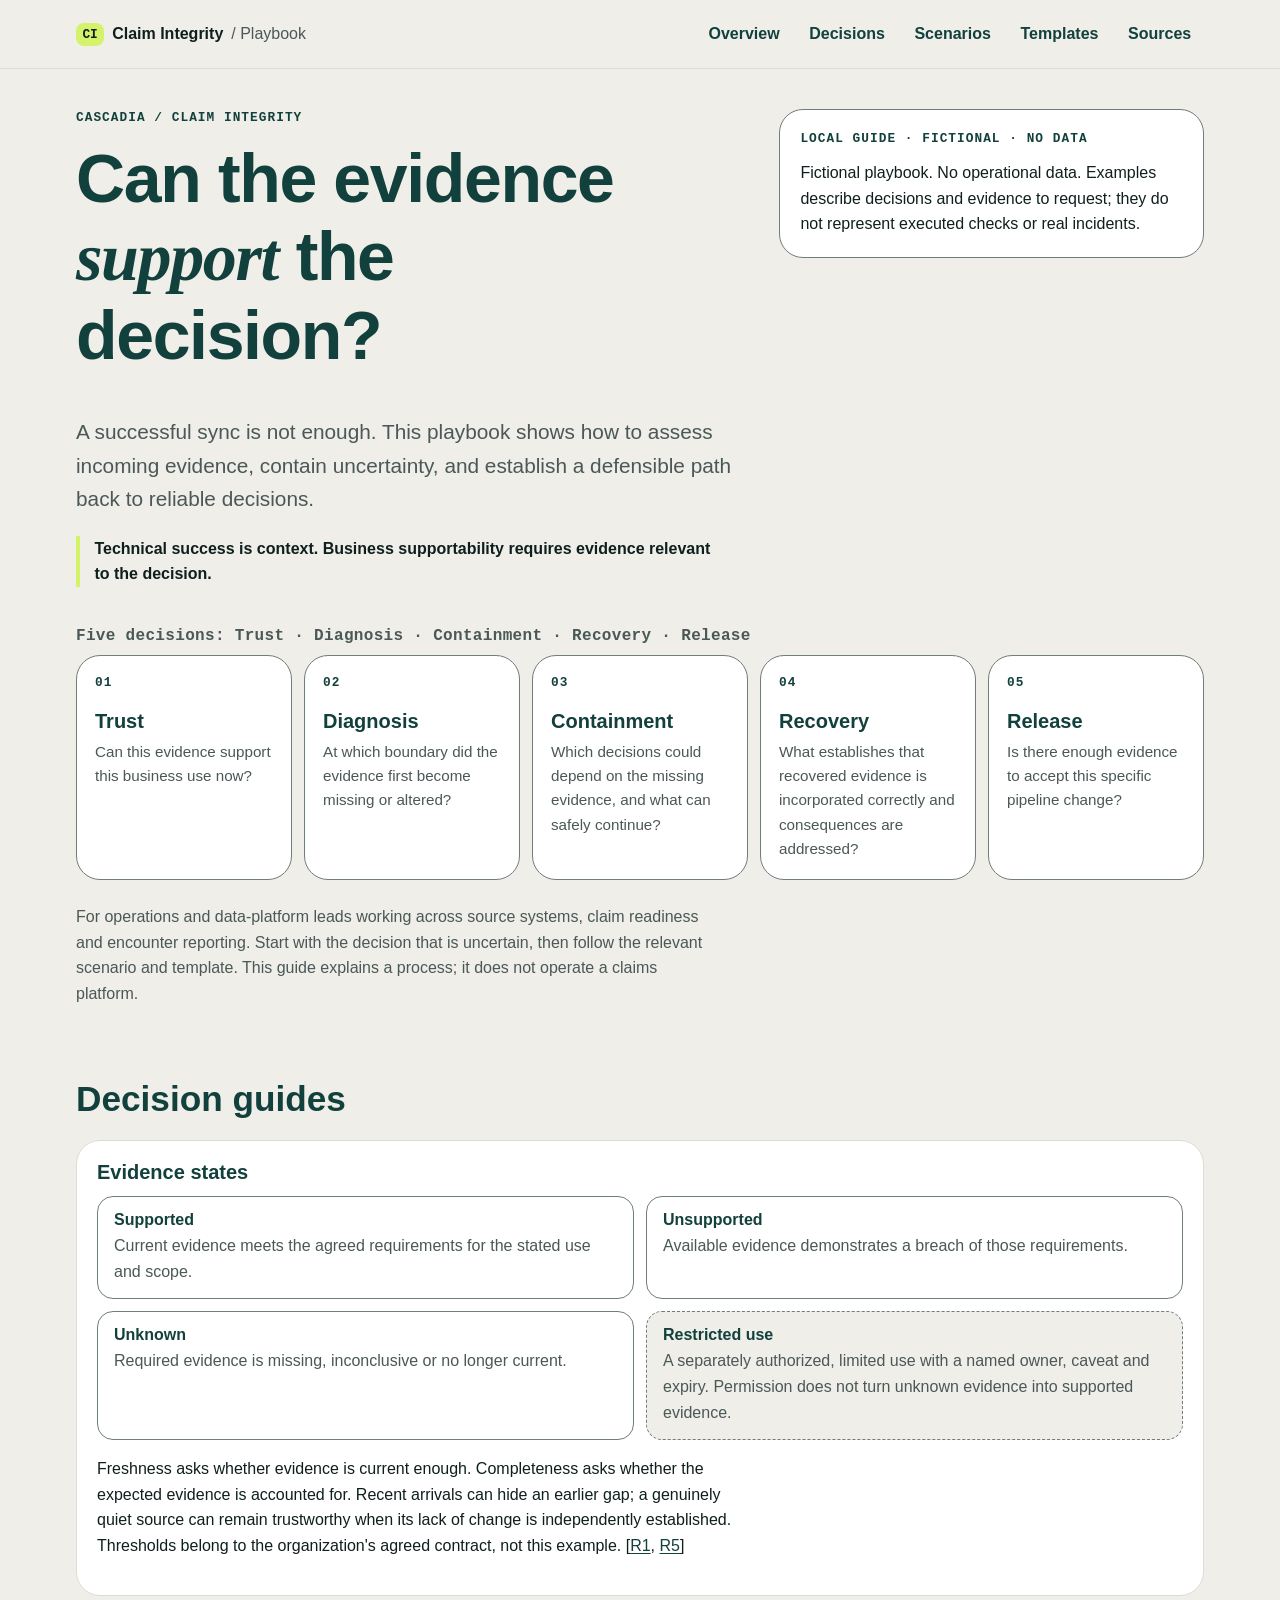
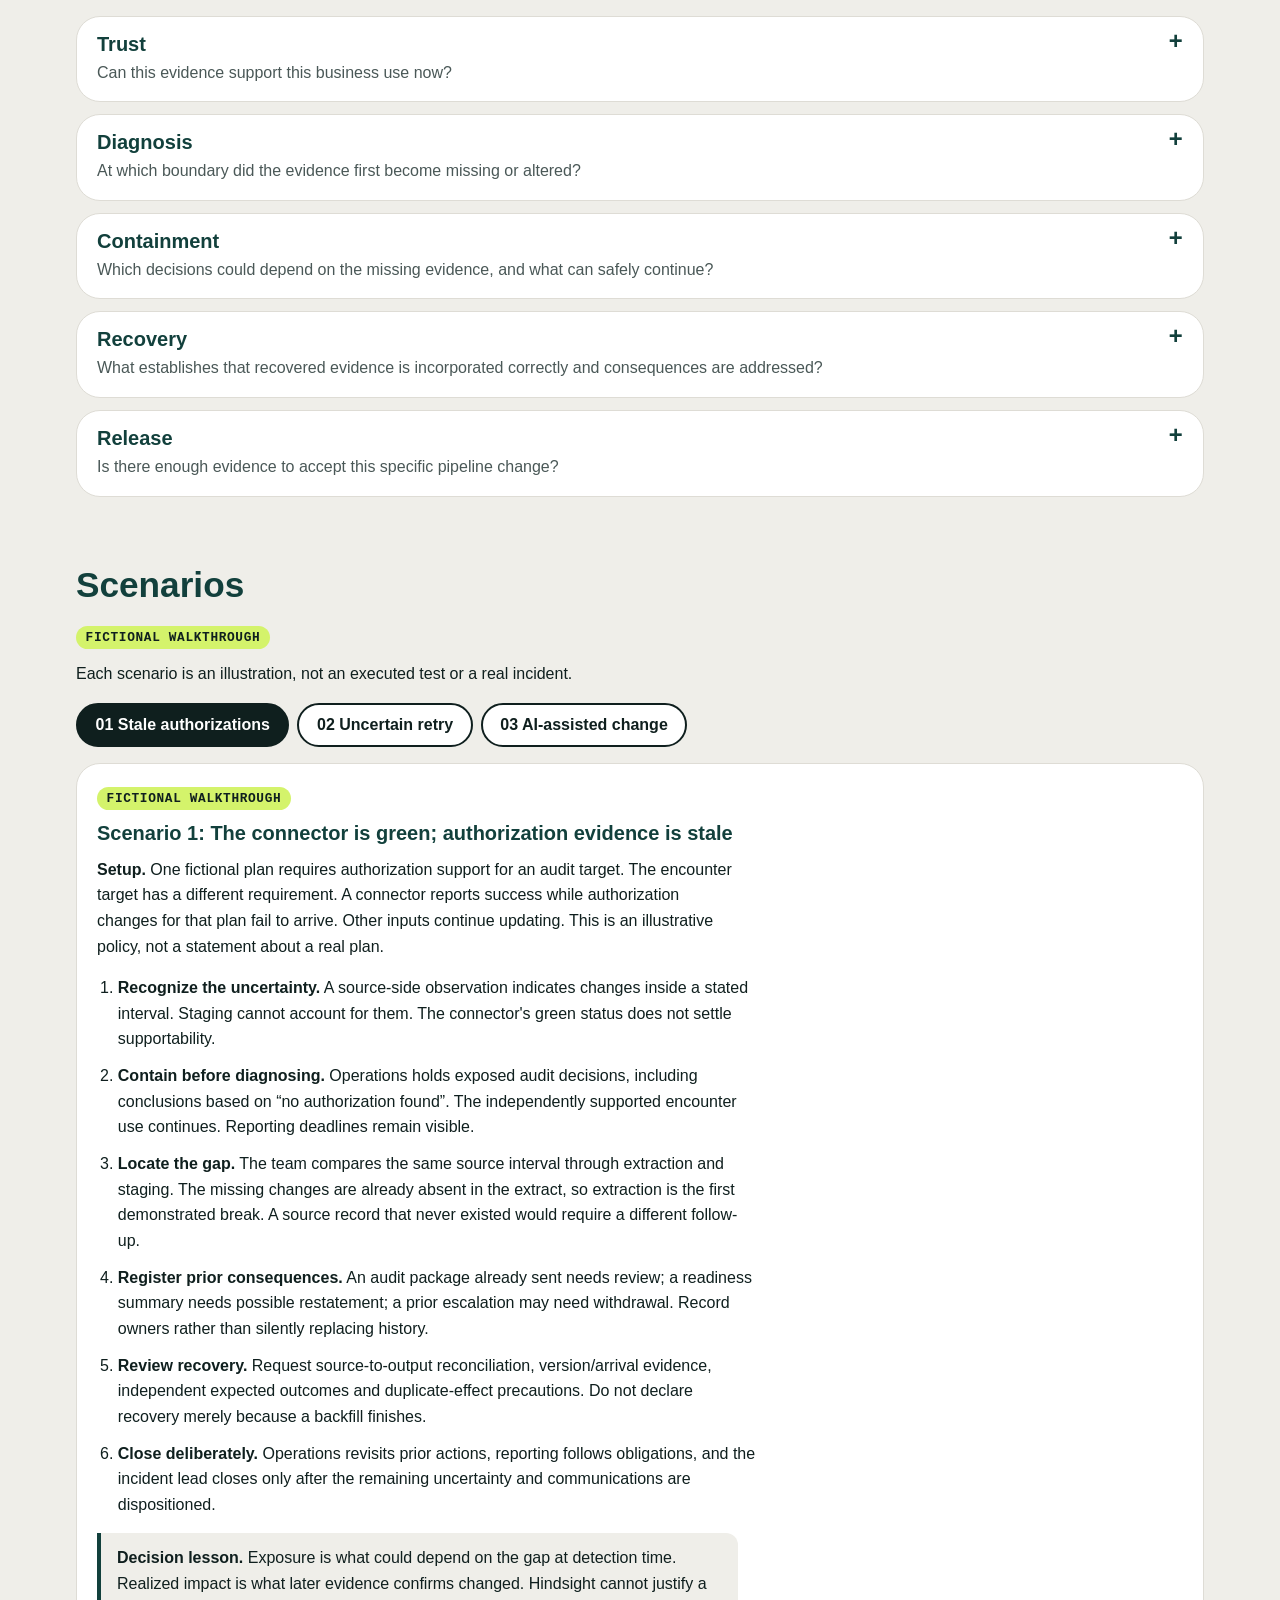
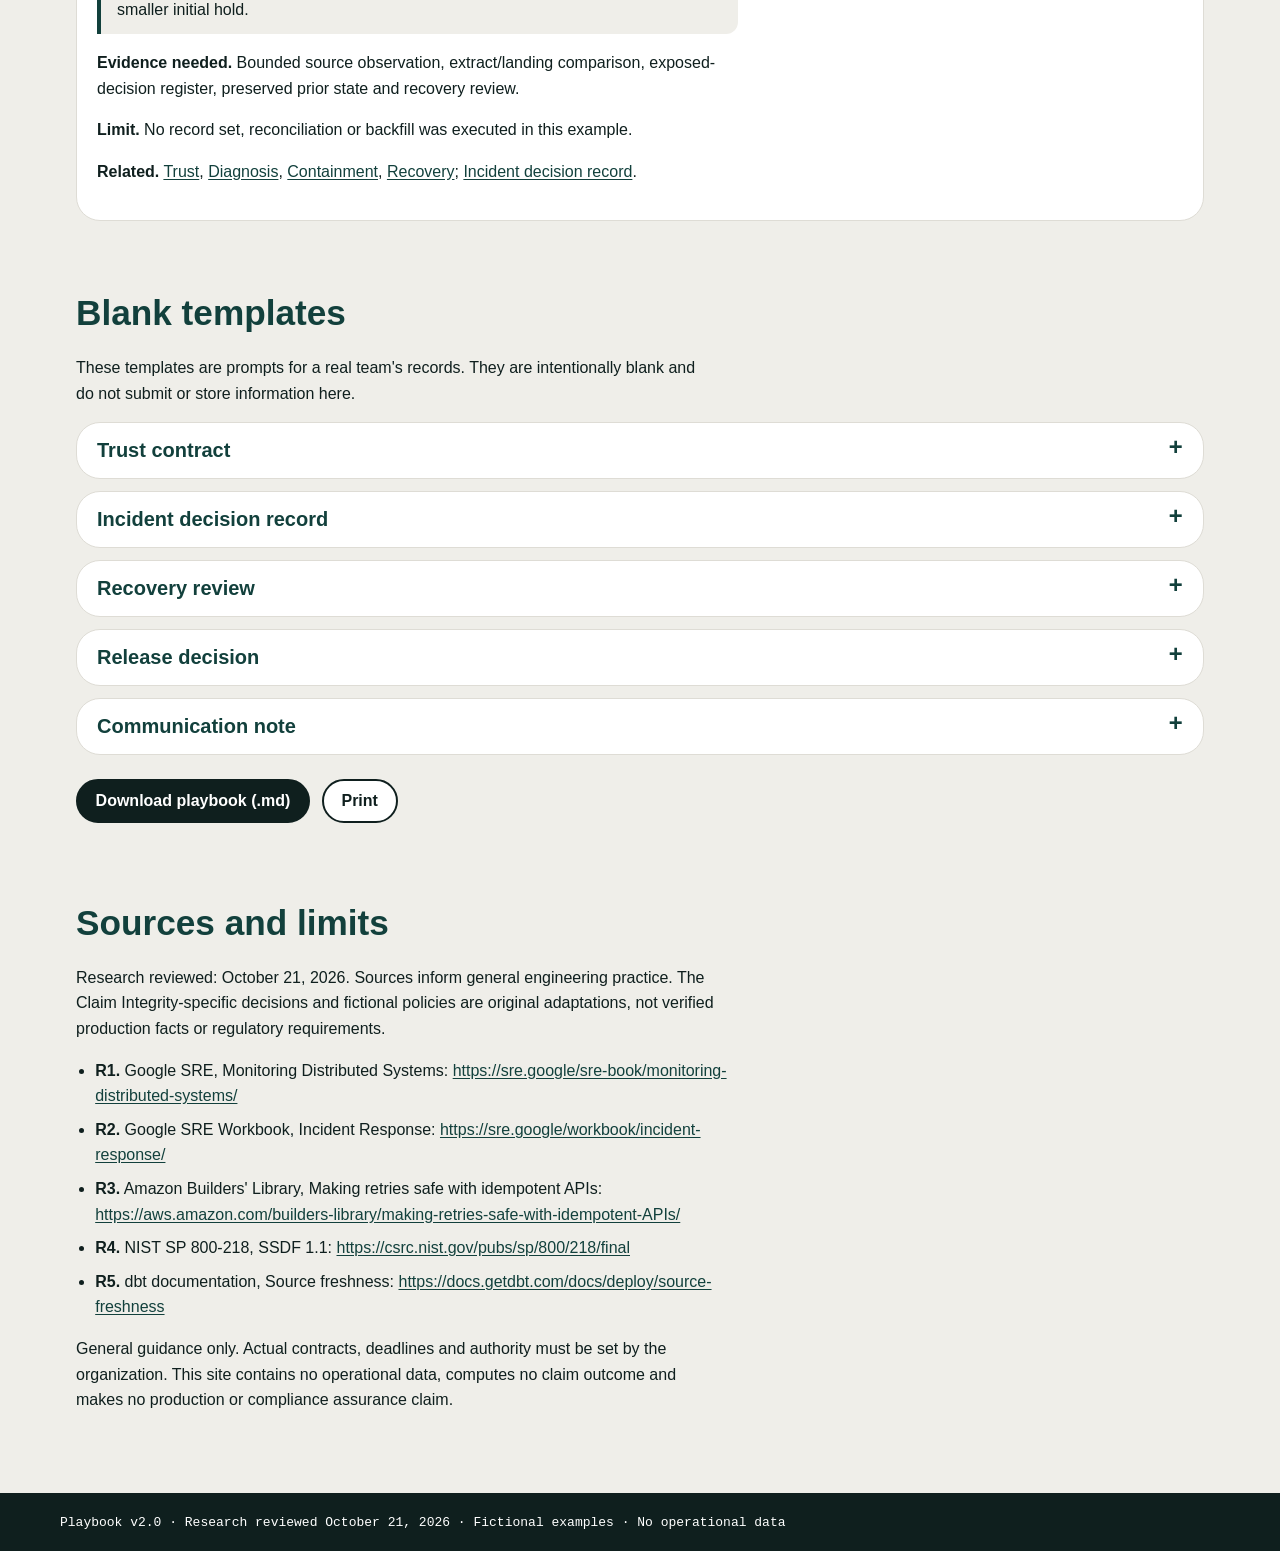
<file: docs/playbook/assets/process/mvps/claude/index.html>
<!doctype html>
<html lang="en">
<head>
<meta charset="utf-8">
<meta name="viewport" content="width=device-width, initial-scale=1">
<title>Claim Integrity Playbook</title>
<meta name="description" content="A fictional, local playbook for deciding whether claim evidence can support a decision.">
<link rel="icon" href="assets/favicon.svg" type="image/svg+xml">
<link rel="stylesheet" href="assets/styles.css">
</head>
<body>
<a class="skip" href="#main">Skip to content</a>
<header class="site-header">
 <div class="bar">
  <p class="brand"><span class="brand-mark" aria-hidden="true">CI</span> Claim Integrity <span class="brand-sub">/ Playbook</span></p>
  <nav aria-label="Playbook sections">
   <ul>
    <li><a href="#overview">Overview</a></li>
    <li><a href="#decisions">Decisions</a></li>
    <li><a href="#scenarios">Scenarios</a></li>
    <li><a href="#templates">Templates</a></li>
    <li><a href="#sources">Sources</a></li>
   </ul>
  </nav>
 </div>
</header>
<main id="main" tabindex="-1">
<section id="overview" class="section hero" aria-labelledby="title">
 <div class="hero-grid">
  <div>
   <p class="eyebrow">CASCADIA / CLAIM INTEGRITY</p>
   <h1 id="title">Can the evidence <em>support</em> the decision?</h1>
   <p class="lede">A successful sync is not enough. This playbook shows how to assess incoming evidence, contain uncertainty, and establish a defensible path back to reliable decisions.</p>
   <p class="principle">Technical success is context. Business supportability requires evidence relevant to the decision.</p>
  </div>
  <aside class="disclosure" aria-label="Disclosure">
   <p class="label">Local guide · Fictional · No data</p>
   <p>Fictional playbook. No operational data. Examples describe decisions and evidence to request; they do not represent executed checks or real incidents.</p>
  </aside>
 </div>
 <h2 class="sub-h">Five decisions: Trust · Diagnosis · Containment · Recovery · Release</h2>
 <ol class="cards">
  <li><a class="card" href="#trust"><span class="label">01</span><strong>Trust</strong><span>Can this evidence support this business use now?</span></a></li>
  <li><a class="card" href="#diagnosis"><span class="label">02</span><strong>Diagnosis</strong><span>At which boundary did the evidence first become missing or altered?</span></a></li>
  <li><a class="card" href="#containment"><span class="label">03</span><strong>Containment</strong><span>Which decisions could depend on the missing evidence, and what can safely continue?</span></a></li>
  <li><a class="card" href="#recovery"><span class="label">04</span><strong>Recovery</strong><span>What establishes that recovered evidence is incorporated correctly and consequences are addressed?</span></a></li>
  <li><a class="card" href="#release"><span class="label">05</span><strong>Release</strong><span>Is there enough evidence to accept this specific pipeline change?</span></a></li>
 </ol>
 <p class="scope">For operations and data-platform leads working across source systems, claim readiness and encounter reporting. Start with the decision that is uncertain, then follow the relevant scenario and template. This guide explains a process; it does not operate a claims platform.</p>
 <noscript><p class="note">Enhancement note: JavaScript is off. All three scenarios are shown below, the scenario selector and Print button are hidden, and sections still open with the browser's native controls.</p></noscript>
</section>

<section id="decisions" class="section" aria-labelledby="decisions-h">
 <h2 id="decisions-h">Decision guides</h2>
 <div class="states" id="evidence-states">
  <h3>Evidence states</h3>
  <dl class="state-list">
   <div class="state"><dt>Supported</dt><dd>Current evidence meets the agreed requirements for the stated use and scope.</dd></div>
   <div class="state"><dt>Unsupported</dt><dd>Available evidence demonstrates a breach of those requirements.</dd></div>
   <div class="state"><dt>Unknown</dt><dd>Required evidence is missing, inconclusive or no longer current.</dd></div>
   <div class="state restricted"><dt>Restricted use</dt><dd>A separately authorized, limited use with a named owner, caveat and expiry. Permission does not turn unknown evidence into supported evidence.</dd></div>
  </dl>
  <p>Freshness asks whether evidence is current enough. Completeness asks whether the expected evidence is accounted for. Recent arrivals can hide an earlier gap; a genuinely quiet source can remain trustworthy when its lack of change is independently established. Thresholds belong to the organization's agreed contract, not this example. [<a href="#source-r1">R1</a>, <a href="#source-r5">R5</a>]</p>
 </div>
  <details class="guide" id="trust">
   <summary><h3>Trust</h3><span class="q">Can this evidence support this business use now?</span></summary>
   <div class="guide-body">
    <dl class="fields">
     <div><dt>Question</dt><dd>Can this evidence support this business use now?</dd></div>
     <div><dt>Trigger</dt><dd>A readiness decision, reporting task or review needs evidence whose coverage or currency is uncertain.</dd></div>
     <div><dt>Evidence to request</dt><dd>The dataset/use agreement; the health-plan or partition scope; a bounded source observation; arrival and coverage information; relevant missing or invalid facts; and the time that evidence was evaluated.</dd></div>
     <div><dt>Decision rule</dt><dd>Call the evidence supported only within its demonstrated scope and lifetime. Treat a proven breach as unsupported and a missing observation as unknown. Do not infer completeness from a recent timestamp or connector status.</dd></div>
     <div><dt>Action</dt><dd>Permit supported work; place targeted holds on unsupported or unknown dependencies. Record any restricted use separately with its caveat and expiry.</dd></div>
     <div><dt>Accountable owner</dt><dd>Owner of the business use; engineering supplies the evaluation evidence.</dd></div>
     <div><dt>Exit condition</dt><dd>A scoped decision is recorded with its evidence, owner and next review or expiry.</dd></div>
     <div><dt>Read next</dt><dd><a href="#scenario-1">Scenario 1</a> and the <a href="#template-trust">Trust contract template</a>.</dd></div>
    </dl>
   </div>
  </details>
  <details class="guide" id="diagnosis">
   <summary><h3>Diagnosis</h3><span class="q">At which boundary did the evidence first become missing or altered?</span></summary>
   <div class="guide-body">
    <dl class="fields">
     <div><dt>Question</dt><dd>At which boundary did the evidence first become missing or altered?</dd></div>
     <div><dt>Trigger</dt><dd>An unexpected missing fact or an unsupported/unknown input.</dd></div>
     <div><dt>Evidence to request</dt><dd>A key-specific source observation, extraction manifest, staging acceptance/rejection details and downstream consumption evidence, all referring to a comparable source interval or version.</dd></div>
     <div><dt>Decision rule</dt><dd>Locate the first demonstrated divergence. If the source never contained the fact, record a source/business gap. If an extract contained it but staging did not, inspect landing/rejection. If staging preserved it but the output did not, inspect downstream use. When a boundary cannot be observed, state that diagnosis remains indeterminate.</dd></div>
     <div><dt>Action</dt><dd>Assign the next investigation to the relevant owner. Keep provisional containment in place while diagnosis continues. Matching counts cannot rule out a changed field value.</dd></div>
     <div><dt>Accountable owner</dt><dd>Data-platform lead; the source owner confirms a specific source omission.</dd></div>
     <div><dt>Exit condition</dt><dd>The inspected scope, known cause or bounded uncertainty, and next responsible owner are recorded.</dd></div>
     <div><dt>Read next</dt><dd><a href="#scenario-1">Scenario 1</a> and the <a href="#template-incident">Incident decision record</a>.</dd></div>
    </dl>
   </div>
  </details>
  <details class="guide" id="containment">
   <summary><h3>Containment</h3><span class="q">Which decisions could depend on the missing evidence, and what can safely continue?</span></summary>
   <div class="guide-body">
    <dl class="fields">
     <div><dt>Question</dt><dd>Which decisions could depend on the missing evidence, and what can safely continue?</dd></div>
     <div><dt>Trigger</dt><dd>Trust breaks; root-cause confirmation is not required first.</dd></div>
     <div><dt>Evidence to request</dt><dd>Dependency scope, prior decisions, claim/target uses, reporting obligations and deadlines, affected measures, and registered consumers. Include conclusions based on absence, such as “no authorization found”.</dd></div>
     <div><dt>Decision rule</dt><dd>Separate potential exposure known during the incident from the smaller impact that may be confirmed after recovery. A claim can be exposed for one target while another use remains supportable. Already-submitted or published outcomes require later review even when future actions are held.</dd></div>
     <div><dt>Action</dt><dd>Hold unsupported actions, continue independently supported work, notify affected consumers and register past actions at risk. Keep obligation clocks running; escalate deadline risk internally rather than claiming the deadline paused.</dd></div>
     <div><dt>Accountable owner</dt><dd>Incident lead, supported by operations, reporting and metric owners.</dd></div>
     <div><dt>Exit condition</dt><dd>Exposed decisions have a response, owner and deadline; unaffected uses have a recorded basis for continuation.</dd></div>
     <div><dt>Read next</dt><dd><a href="#scenario-1">Scenario 1</a> and the <a href="#template-incident">Incident</a> or <a href="#template-communication">Communication</a> template. [<a href="#source-r2">R2</a>]</dd></div>
    </dl>
   </div>
  </details>
  <details class="guide" id="recovery">
   <summary><h3>Recovery</h3><span class="q">What establishes that recovered evidence is incorporated correctly and consequences are addressed?</span></summary>
   <div class="guide-body">
    <dl class="fields">
     <div><dt>Question</dt><dd>What establishes that recovered evidence is incorporated correctly and consequences are addressed?</dd></div>
     <div><dt>Trigger</dt><dd>Missing or corrected evidence becomes available, or a repair is proposed.</dd></div>
     <div><dt>Evidence to request</dt><dd>Preserved prior state; bounded source-to-output comparison; versions and actual arrival/knowledge times; a replay/effect review; independent expected outcomes; and dispositions for decisions already acted on.</dd></div>
     <div><dt>Decision rule</dt><dd>Accept only the scope that can be proven. Preserve what was known at earlier decision times. A correction can be effective in the past without pretending it arrived earlier. Agreement between an incremental repair and a full rebuild is a consistency check, not independent proof that both are correct.</dd></div>
     <div><dt>Action</dt><dd>Retain legitimate versions, prevent duplicate effects, revisit prior actions, obtain domain sign-off, and release holds per supported conclusion. An uncertain acknowledgement requires reconciliation and a safe recipient contract, not a blind resend.</dd></div>
     <div><dt>Accountable owner</dt><dd>Data-platform lead; operations and finance attest their respective consequences.</dd></div>
     <div><dt>Exit condition</dt><dd>Proven scope and remaining uncertainty are explicit. Incident closure additionally requires past-action, consumer and obligation follow-up.</dd></div>
     <div><dt>Read next</dt><dd><a href="#scenario-2">Scenario 2</a> and the <a href="#template-recovery">Recovery review template</a>. [<a href="#source-r3">R3</a>]</dd></div>
    </dl>
   </div>
  </details>
  <details class="guide" id="release">
   <summary><h3>Release</h3><span class="q">Is there enough evidence to accept this specific pipeline change?</span></summary>
   <div class="guide-body">
    <dl class="fields">
     <div><dt>Question</dt><dd>Is there enough evidence to accept this specific pipeline change?</dd></div>
     <div><dt>Trigger</dt><dd>A new or changed implementation, including AI-generated code, is proposed.</dd></div>
     <div><dt>Evidence to request</dt><dd>Intended behavior; identified candidate/version; independent expected results; relevant regression and ordering checks; known limitations; reviewer; and rollback/observation plan.</dd></div>
     <div><dt>Decision rule</dt><dd>Require explained differences and independently assessed behavior. Generated tests alone are insufficient. Keep the authoring side separate from independent approval. Software-security guidance is useful context but does not establish claim-data correctness.</dd></div>
     <div><dt>Action</dt><dd>Accept, reject or return for clarification with reasons. Record the intended operating boundaries and a rollback path; do not infer release readiness from this fictional walkthrough.</dd></div>
     <div><dt>Accountable owner</dt><dd>Engineering lead, with mandatory independent approval outside the authoring side.</dd></div>
     <div><dt>Exit condition</dt><dd>A candidate-specific decision, evidence limits, owner and next action are recorded.</dd></div>
     <div><dt>Read next</dt><dd><a href="#scenario-3">Scenario 3</a> and the <a href="#template-release">Release decision template</a>. [<a href="#source-r4">R4</a>]</dd></div>
    </dl>
   </div>
  </details>
</section>

<section id="scenarios" class="section" aria-labelledby="scenarios-h">
 <h2 id="scenarios-h">Scenarios</h2>
 <p class="tag-line"><span class="chip">Fictional walkthrough</span> Each scenario is an illustration, not an executed test or a real incident.</p>
 <div class="selector" id="scenario-selector" role="group" aria-label="Choose scenario" hidden>
  <button type="button" data-scenario="scenario-1" aria-pressed="false">01 Stale authorizations</button>
  <button type="button" data-scenario="scenario-2" aria-pressed="false">02 Uncertain retry</button>
  <button type="button" data-scenario="scenario-3" aria-pressed="false">03 AI-assisted change</button>
 </div>
  <article class="scenario" id="scenario-1" aria-labelledby="scenario-1-h">
   <p class="chip">Fictional walkthrough</p>
   <h3 id="scenario-1-h">Scenario 1: The connector is green; authorization evidence is stale</h3>
   <p><strong>Setup.</strong> One fictional plan requires authorization support for an audit target. The encounter target has a different requirement. A connector reports success while authorization changes for that plan fail to arrive. Other inputs continue updating. This is an illustrative policy, not a statement about a real plan.</p>
   <ol class="timeline">
    <li><strong>Recognize the uncertainty.</strong> A source-side observation indicates changes inside a stated interval. Staging cannot account for them. The connector's green status does not settle supportability.</li>
    <li><strong>Contain before diagnosing.</strong> Operations holds exposed audit decisions, including conclusions based on “no authorization found”. The independently supported encounter use continues. Reporting deadlines remain visible.</li>
    <li><strong>Locate the gap.</strong> The team compares the same source interval through extraction and staging. The missing changes are already absent in the extract, so extraction is the first demonstrated break. A source record that never existed would require a different follow-up.</li>
    <li><strong>Register prior consequences.</strong> An audit package already sent needs review; a readiness summary needs possible restatement; a prior escalation may need withdrawal. Record owners rather than silently replacing history.</li>
    <li><strong>Review recovery.</strong> Request source-to-output reconciliation, version/arrival evidence, independent expected outcomes and duplicate-effect precautions. Do not declare recovery merely because a backfill finishes.</li>
    <li><strong>Close deliberately.</strong> Operations revisits prior actions, reporting follows obligations, and the incident lead closes only after the remaining uncertainty and communications are dispositioned.</li>
   </ol>
   <p class="lesson"><strong>Decision lesson.</strong> Exposure is what could depend on the gap at detection time. Realized impact is what later evidence confirms changed. Hindsight cannot justify a smaller initial hold.</p>
   <p><strong>Evidence needed.</strong> Bounded source observation, extract/landing comparison, exposed-decision register, preserved prior state and recovery review.</p>
   <p><strong>Limit.</strong> No record set, reconciliation or backfill was executed in this example.</p>
   <p><strong>Related.</strong> <a href="#trust">Trust</a>, <a href="#diagnosis">Diagnosis</a>, <a href="#containment">Containment</a>, <a href="#recovery">Recovery</a>; <a href="#template-incident">Incident decision record</a>.</p>
  </article>
  <article class="scenario" id="scenario-2" aria-labelledby="scenario-2-h">
   <p class="chip">Fictional walkthrough</p>
   <h3 id="scenario-2-h">Scenario 2: The acknowledgement is missing</h3>
   <p><strong>Setup.</strong> A recovery redelivers a legitimate correction. Separately, an action may have reached its recipient, but the sender did not retain acknowledgement. These are different identity problems.</p>
   <ol class="timeline">
    <li>Keep the correction's entity and immutable version separate from its delivery attempt. Repeated delivery of the same version is different from a valid new correction.</li>
    <li>Preserve the correction's actual arrival time and earlier business-effective date. Keep the original decision view available.</li>
    <li>For the uncertain action, identify the original action and inspect the recipient's acceptance evidence under its documented idempotency contract.</li>
    <li>If acceptance is confirmed, record that result rather than sending a duplicate. If the probe is unavailable or ambiguous, keep the action unresolved. A lookup by itself cannot remove race conditions or guarantee safe retries.</li>
    <li>Operations or finance reviews the proposed disposition. A recorded replacement decision is separate from authorization to execute it.</li>
   </ol>
   <p class="lesson"><strong>Decision lesson.</strong> Correct final tables do not prove that an external action happened only once.</p>
   <p><strong>Evidence needed.</strong> Version chain, knowledge times, stable action identity, recipient contract and acceptance evidence, and authorized disposition.</p>
   <p><strong>Limit.</strong> This narrative describes a review; it does not send, reconcile or simulate a payment or submission. [<a href="#source-r3">R3</a>]</p>
   <p><strong>Related.</strong> <a href="#recovery">Recovery</a>; <a href="#template-recovery">Recovery review</a> and <a href="#template-communication">Communication</a> templates.</p>
  </article>
  <article class="scenario" id="scenario-3" aria-labelledby="scenario-3-h">
   <p class="chip">Fictional walkthrough</p>
   <h3 id="scenario-3-h">Scenario 3: The faster AI-assisted change</h3>
   <p><strong>Setup.</strong> An AI-assisted rewrite proposes choosing whichever conflicting revision arrives last. Its own tests pass. The intended business rule instead requires incompatible parallel versions to remain an explicit conflict.</p>
   <ol class="timeline">
    <li>State the required conflict behavior before reviewing the candidate.</li>
    <li>Ask for an independently specified conflicting-version example, input-order variations and comparison with intended outputs.</li>
    <li>Reject the proposed behavior when it silently chooses a winner. A second check should confirm that connector success cannot suppress the missing-evidence warning.</li>
    <li>A corrected proposal would retain conflicts and preserve existing checks. Acceptance still requires candidate-specific evidence and independent approval.</li>
    <li>Record limitations and a rollback plan. Do not represent the fictional corrected proposal as a tested release.</li>
   </ol>
   <p class="lesson"><strong>Decision lesson.</strong> Faster implementation and self-authored tests do not replace a behavior specification and independent review.</p>
   <p><strong>Evidence needed.</strong> Change specification, candidate identifier, independent expectations, check results, reviewer and rollback plan.</p>
   <p><strong>Limit.</strong> No candidate code, benchmark or test execution is supplied by this playbook.</p>
   <p><strong>Related.</strong> <a href="#release">Release</a>; <a href="#template-release">Release decision template</a>.</p>
  </article>
</section>

<section id="templates" class="section" aria-labelledby="templates-h">
 <h2 id="templates-h">Blank templates</h2>
 <p>These templates are prompts for a real team's records. They are intentionally blank and do not submit or store information here.</p>
  <details class="template" id="template-trust">
   <summary><h3>Trust contract</h3></summary>
   <div class="guide-body"><ul class="blank">
    <li><span>Dataset and business use:</span> <span class="blank-line">[complete]</span></li>
    <li><span>Plan/partition and source interval:</span> <span class="blank-line">[complete]</span></li>
    <li><span>Evidence required and independent source:</span> <span class="blank-line">[complete]</span></li>
    <li><span>Currency/completeness criteria and expiry:</span> <span class="blank-line">[complete]</span></li>
    <li><span>Supported/unsupported/unknown decision and basis:</span> <span class="blank-line">[complete]</span></li>
    <li><span>Restricted-use authorization, caveat and expiry, if any:</span> <span class="blank-line">[complete]</span></li>
    <li><span>Accountable owner and next review:</span> <span class="blank-line">[complete]</span></li>
   </ul></div>
  </details>
  <details class="template" id="template-incident">
   <summary><h3>Incident decision record</h3></summary>
   <div class="guide-body"><ul class="blank">
    <li><span>Incident reference and detection time:</span> <span class="blank-line">[complete]</span></li>
    <li><span>Observation boundary and current uncertainty:</span> <span class="blank-line">[complete]</span></li>
    <li><span>Exposed decisions, including absence-based conclusions:</span> <span class="blank-line">[complete]</span></li>
    <li><span>Supported work continuing and justification:</span> <span class="blank-line">[complete]</span></li>
    <li><span>Prior actions at risk and proposed dispositions:</span> <span class="blank-line">[complete]</span></li>
    <li><span>Holds, owners and unchanged deadlines:</span> <span class="blank-line">[complete]</span></li>
    <li><span>Diagnosis, evidence gaps and next action:</span> <span class="blank-line">[complete]</span></li>
    <li><span>Communication owner and next update:</span> <span class="blank-line">[complete]</span></li>
   </ul></div>
  </details>
  <details class="template" id="template-recovery">
   <summary><h3>Recovery review</h3></summary>
   <div class="guide-body"><ul class="blank">
    <li><span>Recovery scope and retained prior state:</span> <span class="blank-line">[complete]</span></li>
    <li><span>Source versions, payload comparison and unresolved scope:</span> <span class="blank-line">[complete]</span></li>
    <li><span>Effective times versus actual knowledge times:</span> <span class="blank-line">[complete]</span></li>
    <li><span>Independent expected results and rebuild consistency:</span> <span class="blank-line">[complete]</span></li>
    <li><span>Duplicate-effect and uncertain-acknowledgement review:</span> <span class="blank-line">[complete]</span></li>
    <li><span>Past-action dispositions and domain sign-off:</span> <span class="blank-line">[complete]</span></li>
    <li><span>Hold releases, remaining obligations and closure decision:</span> <span class="blank-line">[complete]</span></li>
   </ul></div>
  </details>
  <details class="template" id="template-release">
   <summary><h3>Release decision</h3></summary>
   <div class="guide-body"><ul class="blank">
    <li><span>Candidate/version and intended behavior:</span> <span class="blank-line">[complete]</span></li>
    <li><span>Independent expectations and relevant checks:</span> <span class="blank-line">[complete]</span></li>
    <li><span>Explained differences and unresolved limitations:</span> <span class="blank-line">[complete]</span></li>
    <li><span>Authoring side and independent approver:</span> <span class="blank-line">[complete]</span></li>
    <li><span>Observation/rollback plan:</span> <span class="blank-line">[complete]</span></li>
    <li><span>Accept/reject/clarify decision and reason:</span> <span class="blank-line">[complete]</span></li>
    <li><span>Accountable engineering owner and next action:</span> <span class="blank-line">[complete]</span></li>
   </ul></div>
  </details>
  <details class="template" id="template-communication">
   <summary><h3>Communication note</h3></summary>
   <div class="guide-body"><ul class="blank">
    <li><span>Audience and incident reference:</span> <span class="blank-line">[complete]</span></li>
    <li><span>What is known, uncertain and affected:</span> <span class="blank-line">[complete]</span></li>
    <li><span>What continues and what is held:</span> <span class="blank-line">[complete]</span></li>
    <li><span>Deadlines and required recipient action:</span> <span class="blank-line">[complete]</span></li>
    <li><span>Owner and next update:</span> <span class="blank-line">[complete]</span></li>
    <li><span>Recovery/disposition status without overstating proof:</span> <span class="blank-line">[complete]</span></li>
   </ul></div>
  </details>
 <div class="actions">
  <a class="btn" href="downloads/claim-integrity-playbook.md" download>Download playbook (.md)</a>
  <button type="button" class="btn secondary" id="print-btn" hidden>Print</button>
 </div>
</section>

<section id="sources" class="section" aria-labelledby="sources-h">
 <h2 id="sources-h">Sources and limits</h2>
 <p>Research reviewed: October 21, 2026. Sources inform general engineering practice. The Claim Integrity-specific decisions and fictional policies are original adaptations, not verified production facts or regulatory requirements.</p>
 <ul class="sources">
  <li id="source-r1"><strong>R1.</strong> Google SRE, Monitoring Distributed Systems: <a href="https://sre.google/sre-book/monitoring-distributed-systems/" rel="noopener noreferrer">https://sre.google/sre-book/monitoring-distributed-systems/</a></li>
  <li id="source-r2"><strong>R2.</strong> Google SRE Workbook, Incident Response: <a href="https://sre.google/workbook/incident-response/" rel="noopener noreferrer">https://sre.google/workbook/incident-response/</a></li>
  <li id="source-r3"><strong>R3.</strong> Amazon Builders&#x27; Library, Making retries safe with idempotent APIs: <a href="https://aws.amazon.com/builders-library/making-retries-safe-with-idempotent-APIs/" rel="noopener noreferrer">https://aws.amazon.com/builders-library/making-retries-safe-with-idempotent-APIs/</a></li>
  <li id="source-r4"><strong>R4.</strong> NIST SP 800-218, SSDF 1.1: <a href="https://csrc.nist.gov/pubs/sp/800/218/final" rel="noopener noreferrer">https://csrc.nist.gov/pubs/sp/800/218/final</a></li>
  <li id="source-r5"><strong>R5.</strong> dbt documentation, Source freshness: <a href="https://docs.getdbt.com/docs/deploy/source-freshness" rel="noopener noreferrer">https://docs.getdbt.com/docs/deploy/source-freshness</a></li>
 </ul>
 <p>General guidance only. Actual contracts, deadlines and authority must be set by the organization. This site contains no operational data, computes no claim outcome and makes no production or compliance assurance claim.</p>
</section>
</main>
<footer class="site-footer"><p>Playbook v2.0 · Research reviewed October 21, 2026 · Fictional examples · No operational data</p></footer>
<script src="assets/app.js" defer></script>
</body>
</html>
</file>
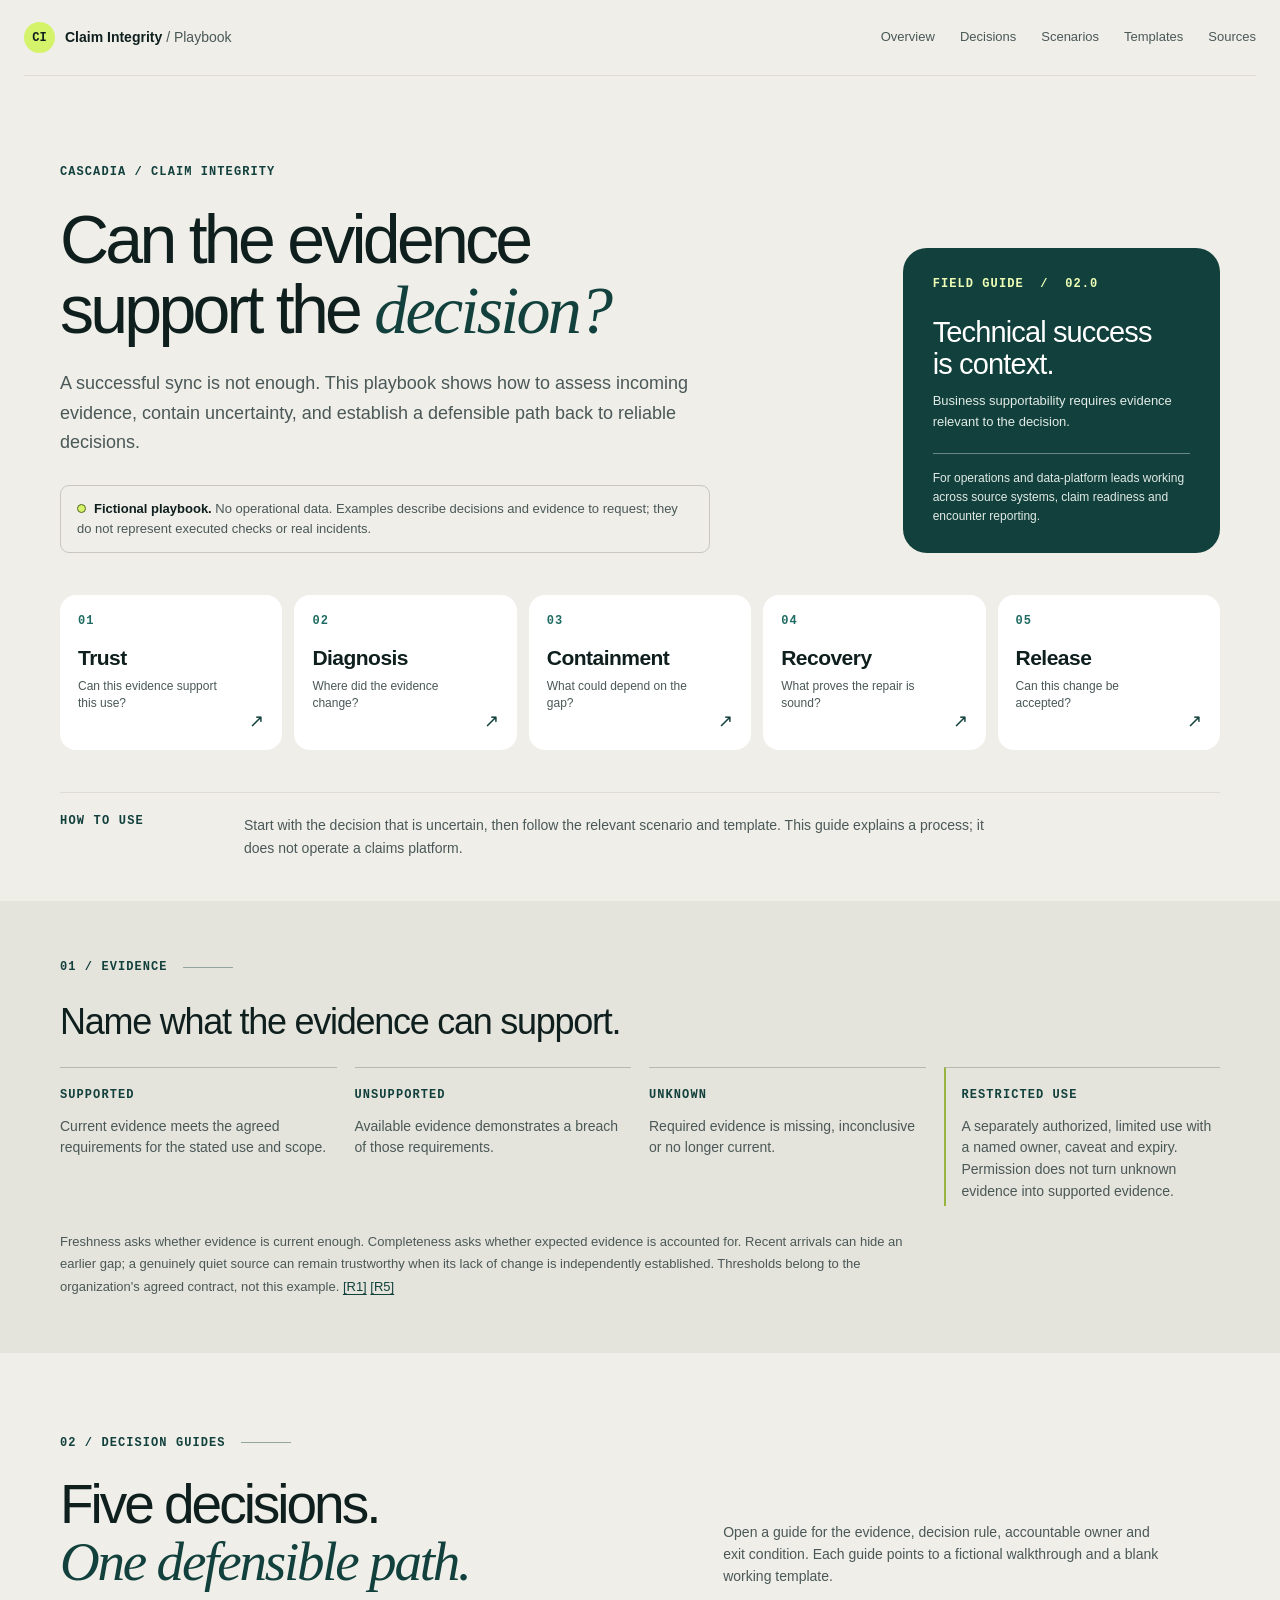
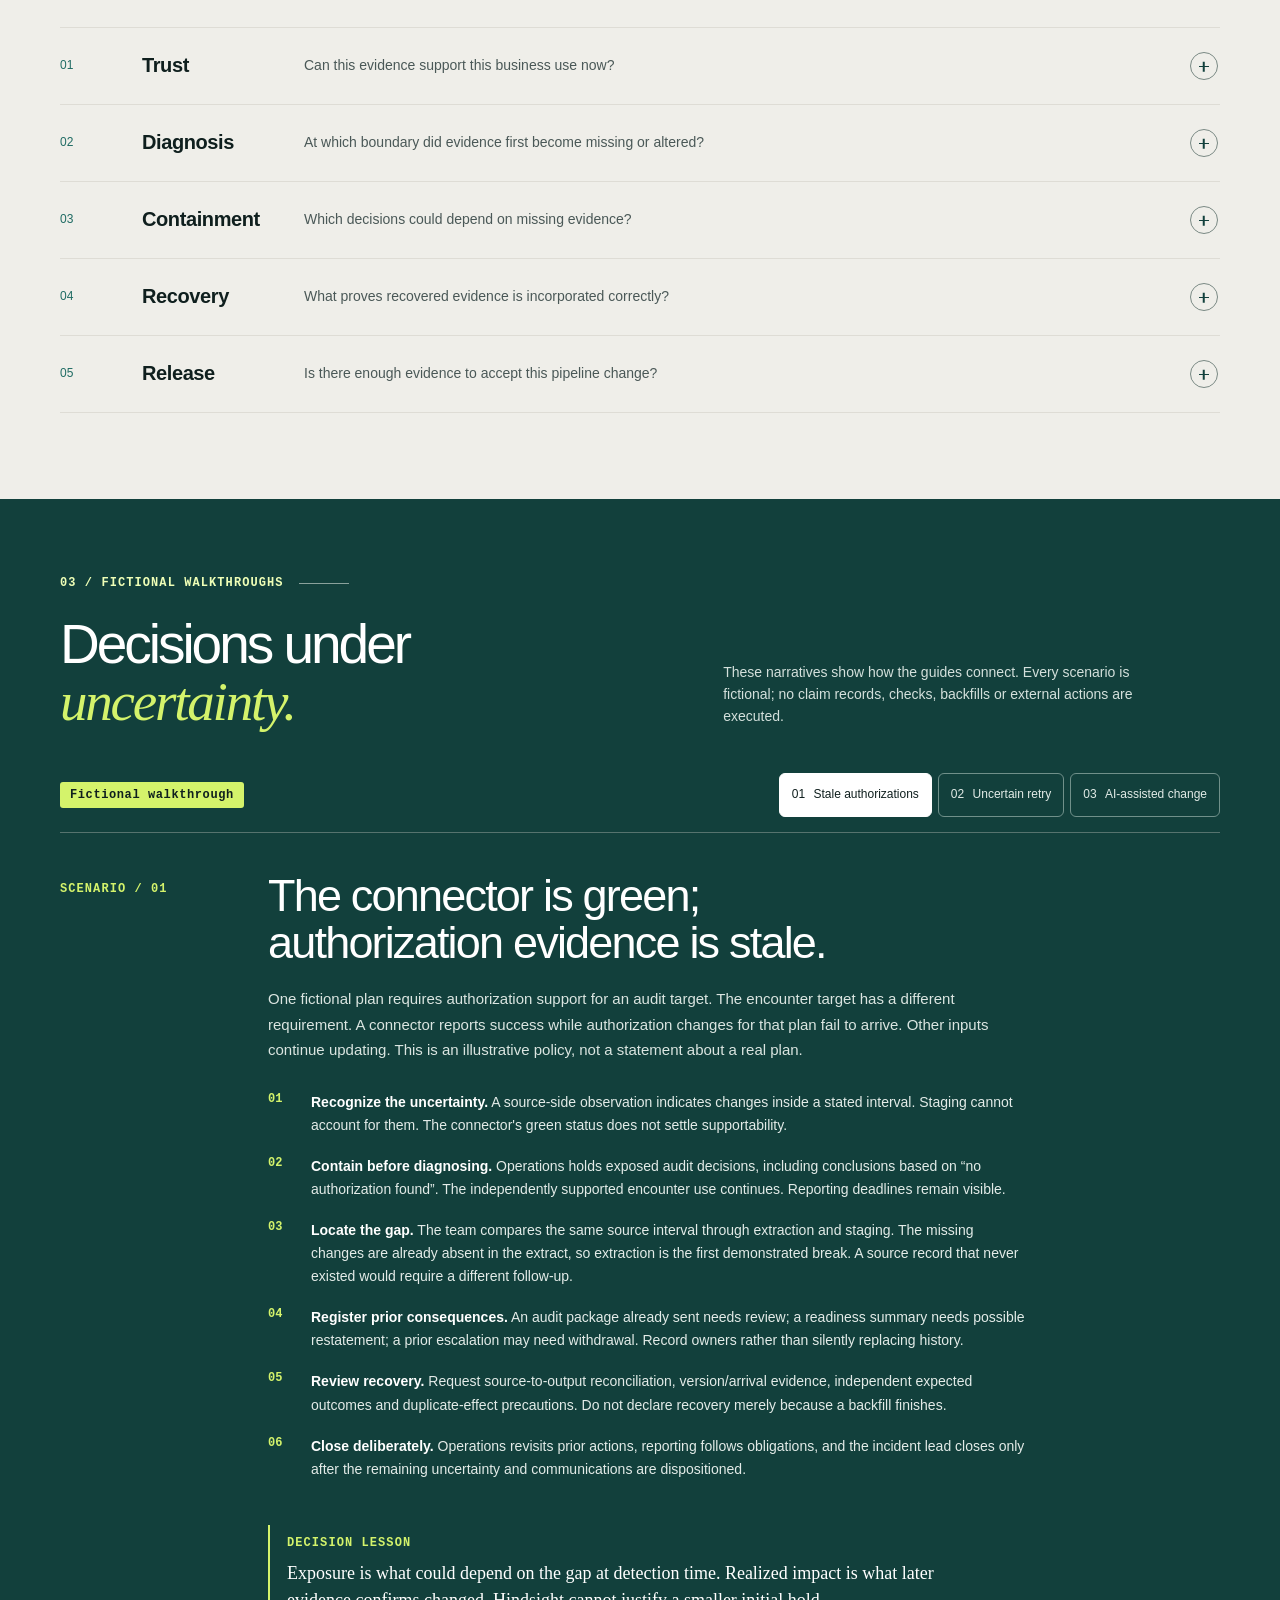
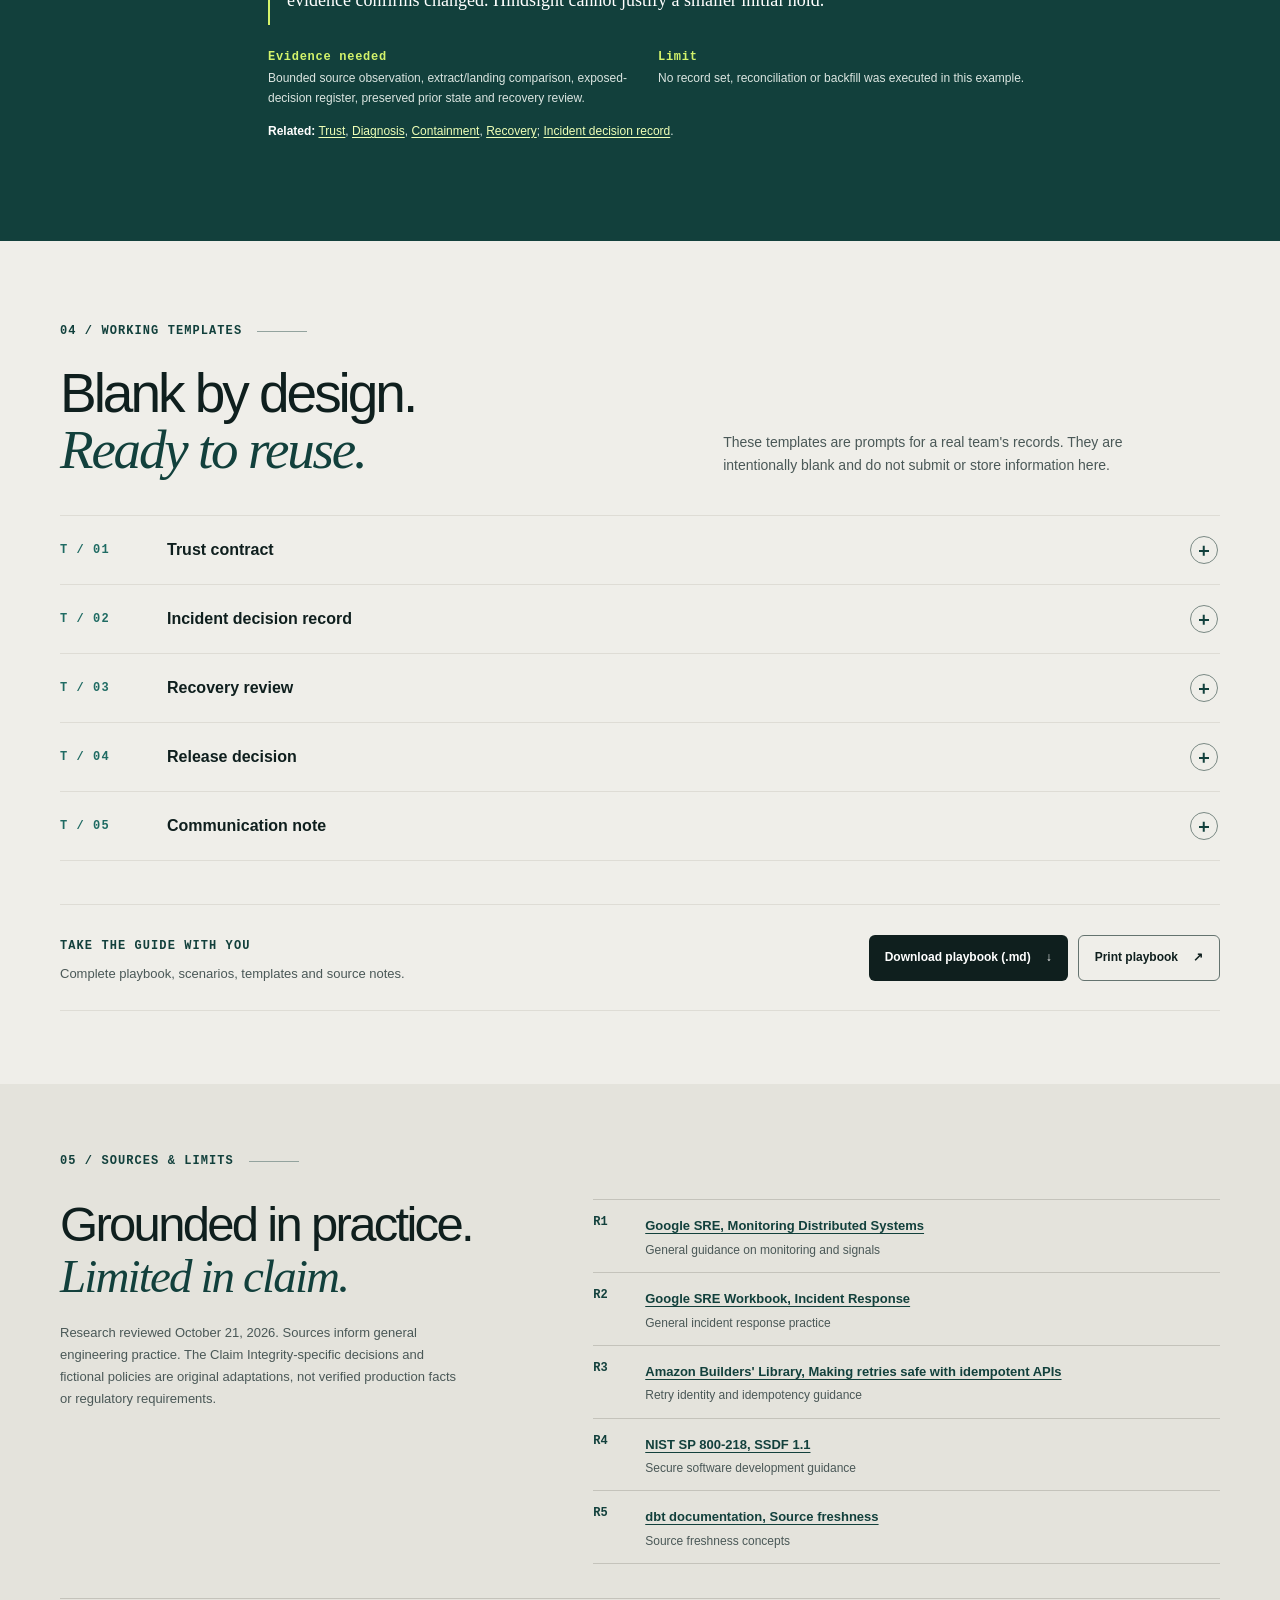
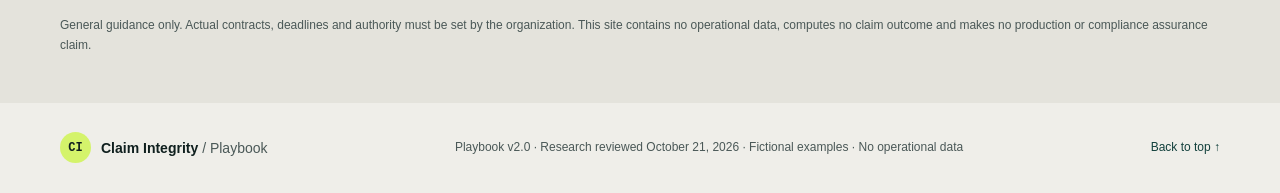
<file: docs/playbook/assets/process/mvps/codex/index.html>
<!doctype html>
<html lang="en">
<head>
  <meta charset="utf-8">
  <meta name="viewport" content="width=device-width, initial-scale=1">
  <meta name="theme-color" content="#efeee9">
  <meta name="description" content="A fictional local field guide to trustworthy claim evidence, containment, recovery and pipeline review.">
  <title>Claim Integrity Playbook — Can the evidence support the decision?</title>
  <link rel="stylesheet" href="assets/styles.css">
  <script src="assets/app.js" defer></script>
</head>
<body>
  <a class="skip-link" href="#main">Skip to content</a>
  <header class="site-header">
    <a class="brand" href="#overview" aria-label="Claim Integrity Playbook home"><span class="brand-mark" aria-hidden="true">CI</span><span>Claim Integrity <span class="brand-light">/ Playbook</span></span></a>
    <nav class="primary-nav" aria-label="Primary navigation">
      <a href="#overview">Overview</a><a href="#decisions">Decisions</a><a href="#scenarios">Scenarios</a><a href="#templates">Templates</a><a href="#sources">Sources</a>
    </nav>
  </header>
  <main id="main">
    <section class="hero wrap" id="overview" aria-labelledby="page-title">
      <div class="hero-copy">
        <p class="eyebrow">CASCADIA / CLAIM INTEGRITY</p>
        <h1 id="page-title">Can the evidence<br>support the <em>decision?</em></h1>
        <p class="lede">A successful sync is not enough. This playbook shows how to assess incoming evidence, contain uncertainty, and establish a defensible path back to reliable decisions.</p>
        <p class="disclosure"><span class="disclosure-dot" aria-hidden="true"></span><strong>Fictional playbook.</strong> No operational data. Examples describe decisions and evidence to request; they do not represent executed checks or real incidents.</p>
      </div>
      <aside class="hero-note" aria-label="Playbook scope">
        <span class="note-index">FIELD GUIDE&nbsp; / &nbsp;02.0</span>
        <p class="note-statement">Technical success<br>is context.</p>
        <p>Business supportability requires evidence relevant to the decision.</p>
        <span class="note-rule" aria-hidden="true"></span>
        <p class="note-small">For operations and data-platform leads working across source systems, claim readiness and encounter reporting.</p>
      </aside>
      <div class="decision-cards" aria-label="Five decisions">
        <a class="decision-card" href="#trust"><span class="card-number">01</span><span class="card-title">Trust</span><span class="card-prompt">Can this evidence support this use?</span><span class="card-arrow" aria-hidden="true">↗</span></a>
        <a class="decision-card" href="#diagnosis"><span class="card-number">02</span><span class="card-title">Diagnosis</span><span class="card-prompt">Where did the evidence change?</span><span class="card-arrow" aria-hidden="true">↗</span></a>
        <a class="decision-card" href="#containment"><span class="card-number">03</span><span class="card-title">Containment</span><span class="card-prompt">What could depend on the gap?</span><span class="card-arrow" aria-hidden="true">↗</span></a>
        <a class="decision-card" href="#recovery"><span class="card-number">04</span><span class="card-title">Recovery</span><span class="card-prompt">What proves the repair is sound?</span><span class="card-arrow" aria-hidden="true">↗</span></a>
        <a class="decision-card" href="#release"><span class="card-number">05</span><span class="card-title">Release</span><span class="card-prompt">Can this change be accepted?</span><span class="card-arrow" aria-hidden="true">↗</span></a>
      </div>
      <div class="scope-line"><span>HOW TO USE</span><p>Start with the decision that is uncertain, then follow the relevant scenario and template. This guide explains a process; it does not operate a claims platform.</p></div>
    </section>

    <section class="evidence-band" aria-labelledby="states-title">
      <div class="wrap evidence-inner">
        <div class="section-kicker"><span>01 / EVIDENCE</span><span class="kicker-line" aria-hidden="true"></span></div>
        <h2 id="states-title">Name what the evidence can support.</h2>
        <div class="state-grid">
          <div class="state-item"><span class="state-label">SUPPORTED</span><p>Current evidence meets the agreed requirements for the stated use and scope.</p></div>
          <div class="state-item"><span class="state-label">UNSUPPORTED</span><p>Available evidence demonstrates a breach of those requirements.</p></div>
          <div class="state-item"><span class="state-label">UNKNOWN</span><p>Required evidence is missing, inconclusive or no longer current.</p></div>
          <div class="state-item restricted"><span class="state-label">RESTRICTED USE</span><p>A separately authorized, limited use with a named owner, caveat and expiry. Permission does not turn unknown evidence into supported evidence.</p></div>
        </div>
        <p class="evidence-note">Freshness asks whether evidence is current enough. Completeness asks whether expected evidence is accounted for. Recent arrivals can hide an earlier gap; a genuinely quiet source can remain trustworthy when its lack of change is independently established. Thresholds belong to the organization's agreed contract, not this example. <a href="#source-r1">[R1]</a> <a href="#source-r5">[R5]</a></p>
      </div>
    </section>

    <section class="section wrap" id="decisions" aria-labelledby="decisions-title">
      <div class="section-kicker"><span>02 / DECISION GUIDES</span><span class="kicker-line" aria-hidden="true"></span></div>
      <div class="section-heading"><h2 id="decisions-title">Five decisions.<br><em>One defensible path.</em></h2><p>Open a guide for the evidence, decision rule, accountable owner and exit condition. Each guide points to a fictional walkthrough and a blank working template.</p></div>
      <div class="guide-list">
        <details class="guide" id="trust"><summary><span class="guide-index">01</span><span class="guide-name">Trust</span><span class="guide-question">Can this evidence support this business use now?</span><span class="summary-icon" aria-hidden="true"></span></summary><div class="guide-body">
          <dl class="field-list"><div><dt>Question</dt><dd>Can this evidence support this business use now?</dd></div><div><dt>Trigger</dt><dd>A readiness decision, reporting task or review needs evidence whose coverage or currency is uncertain.</dd></div><div><dt>Evidence to request</dt><dd>The dataset/use agreement; the health-plan or partition scope; a bounded source observation; arrival and coverage information; relevant missing or invalid facts; and the time that evidence was evaluated.</dd></div><div><dt>Decision rule</dt><dd>Call the evidence supported only within its demonstrated scope and lifetime. Treat a proven breach as unsupported and a missing observation as unknown. Do not infer completeness from a recent timestamp or connector status.</dd></div><div><dt>Action</dt><dd>Permit supported work; place targeted holds on unsupported or unknown dependencies. Record any restricted use separately with its caveat and expiry.</dd></div><div><dt>Accountable owner</dt><dd>Owner of the business use; engineering supplies the evaluation evidence.</dd></div><div><dt>Exit condition</dt><dd>A scoped decision is recorded with its evidence, owner and next review or expiry.</dd></div></dl>
          <p class="read-next">Read next: <a href="#scenario-1">Scenario 1</a> and the <a href="#template-trust">Trust contract template</a>. <a href="#source-r1">[R1]</a> <a href="#source-r5">[R5]</a></p></div></details>
        <details class="guide" id="diagnosis"><summary><span class="guide-index">02</span><span class="guide-name">Diagnosis</span><span class="guide-question">At which boundary did evidence first become missing or altered?</span><span class="summary-icon" aria-hidden="true"></span></summary><div class="guide-body">
          <dl class="field-list"><div><dt>Question</dt><dd>At which boundary did the evidence first become missing or altered?</dd></div><div><dt>Trigger</dt><dd>An unexpected missing fact or an unsupported/unknown input.</dd></div><div><dt>Evidence to request</dt><dd>A key-specific source observation, extraction manifest, staging acceptance/rejection details and downstream consumption evidence, all referring to a comparable source interval or version.</dd></div><div><dt>Decision rule</dt><dd>Locate the first demonstrated divergence. If the source never contained the fact, record a source/business gap. If an extract contained it but staging did not, inspect landing/rejection. If staging preserved it but the output did not, inspect downstream use. When a boundary cannot be observed, state that diagnosis remains indeterminate.</dd></div><div><dt>Action</dt><dd>Assign the next investigation to the relevant owner. Keep provisional containment in place while diagnosis continues. Matching counts cannot rule out a changed field value.</dd></div><div><dt>Accountable owner</dt><dd>Data-platform lead; the source owner confirms a specific source omission.</dd></div><div><dt>Exit condition</dt><dd>The inspected scope, known cause or bounded uncertainty, and next responsible owner are recorded.</dd></div></dl>
          <p class="read-next">Read next: <a href="#scenario-1">Scenario 1</a> and the <a href="#template-incident">Incident decision record</a>.</p></div></details>
        <details class="guide" id="containment"><summary><span class="guide-index">03</span><span class="guide-name">Containment</span><span class="guide-question">Which decisions could depend on missing evidence?</span><span class="summary-icon" aria-hidden="true"></span></summary><div class="guide-body">
          <dl class="field-list"><div><dt>Question</dt><dd>Which decisions could depend on the missing evidence, and what can safely continue?</dd></div><div><dt>Trigger</dt><dd>Trust breaks; root-cause confirmation is not required first.</dd></div><div><dt>Evidence to request</dt><dd>Dependency scope, prior decisions, claim/target uses, reporting obligations and deadlines, affected measures, and registered consumers. Include conclusions based on absence, such as “no authorization found”.</dd></div><div><dt>Decision rule</dt><dd>Separate potential exposure known during the incident from the smaller impact that may be confirmed after recovery. A claim can be exposed for one target while another use remains supportable. Already-submitted or published outcomes require later review even when future actions are held.</dd></div><div><dt>Action</dt><dd>Hold unsupported actions, continue independently supported work, notify affected consumers and register past actions at risk. Keep obligation clocks running; escalate deadline risk internally rather than claiming the deadline paused.</dd></div><div><dt>Accountable owner</dt><dd>Incident lead, supported by operations, reporting and metric owners.</dd></div><div><dt>Exit condition</dt><dd>Exposed decisions have a response, owner and deadline; unaffected uses have a recorded basis for continuation.</dd></div></dl>
          <p class="read-next">Read next: <a href="#scenario-1">Scenario 1</a> and the <a href="#template-incident">Incident</a> or <a href="#template-communication">Communication template</a>. <a href="#source-r2">[R2]</a></p></div></details>
        <details class="guide" id="recovery"><summary><span class="guide-index">04</span><span class="guide-name">Recovery</span><span class="guide-question">What proves recovered evidence is incorporated correctly?</span><span class="summary-icon" aria-hidden="true"></span></summary><div class="guide-body">
          <dl class="field-list"><div><dt>Question</dt><dd>What establishes that recovered evidence is incorporated correctly and consequences are addressed?</dd></div><div><dt>Trigger</dt><dd>Missing or corrected evidence becomes available, or a repair is proposed.</dd></div><div><dt>Evidence to request</dt><dd>Preserved prior state; bounded source-to-output comparison; versions and actual arrival/knowledge times; a replay/effect review; independent expected outcomes; and dispositions for decisions already acted on.</dd></div><div><dt>Decision rule</dt><dd>Accept only the scope that can be proven. Preserve what was known at earlier decision times. A correction can be effective in the past without pretending it arrived earlier. Agreement between an incremental repair and a full rebuild is a consistency check, not independent proof that both are correct.</dd></div><div><dt>Action</dt><dd>Retain legitimate versions, prevent duplicate effects, revisit prior actions, obtain domain sign-off, and release holds per supported conclusion. An uncertain acknowledgement requires reconciliation and a safe recipient contract, not a blind resend.</dd></div><div><dt>Accountable owner</dt><dd>Data-platform lead; operations and finance attest their respective consequences.</dd></div><div><dt>Exit condition</dt><dd>Proven scope and remaining uncertainty are explicit. Incident closure additionally requires past-action, consumer and obligation follow-up.</dd></div></dl>
          <p class="read-next">Read next: <a href="#scenario-2">Scenario 2</a> and the <a href="#template-recovery">Recovery review template</a>. <a href="#source-r3">[R3]</a></p></div></details>
        <details class="guide" id="release"><summary><span class="guide-index">05</span><span class="guide-name">Release</span><span class="guide-question">Is there enough evidence to accept this pipeline change?</span><span class="summary-icon" aria-hidden="true"></span></summary><div class="guide-body">
          <dl class="field-list"><div><dt>Question</dt><dd>Is there enough evidence to accept this specific pipeline change?</dd></div><div><dt>Trigger</dt><dd>A new or changed implementation, including AI-generated code, is proposed.</dd></div><div><dt>Evidence to request</dt><dd>Intended behavior; identified candidate/version; independent expected results; relevant regression and ordering checks; known limitations; reviewer; and rollback/observation plan.</dd></div><div><dt>Decision rule</dt><dd>Require explained differences and independently assessed behavior. Generated tests alone are insufficient. Keep the authoring side separate from independent approval. Software-security guidance is useful context but does not establish claim-data correctness.</dd></div><div><dt>Action</dt><dd>Accept, reject or return for clarification with reasons. Record the intended operating boundaries and a rollback path; do not infer release readiness from this fictional walkthrough.</dd></div><div><dt>Accountable owner</dt><dd>Engineering lead, with mandatory independent approval outside the authoring side.</dd></div><div><dt>Exit condition</dt><dd>A candidate-specific decision, evidence limits, owner and next action are recorded.</dd></div></dl>
          <p class="read-next">Read next: <a href="#scenario-3">Scenario 3</a> and the <a href="#template-release">Release decision template</a>. <a href="#source-r4">[R4]</a></p></div></details>
      </div>
    </section>

    <section class="scenario-section" id="scenarios" aria-labelledby="scenarios-title">
      <div class="wrap">
        <div class="section-kicker"><span>03 / FICTIONAL WALKTHROUGHS</span><span class="kicker-line" aria-hidden="true"></span></div>
        <div class="section-heading"><h2 id="scenarios-title">Decisions under<br><em>uncertainty.</em></h2><p>These narratives show how the guides connect. Every scenario is fictional; no claim records, checks, backfills or external actions are executed.</p></div>
        <div class="scenario-toolbar"><span class="scenario-label">Fictional walkthrough</span><div class="scenario-selector" role="group" aria-label="Choose a fictional scenario"><button type="button" data-scenario="scenario-1" aria-pressed="true">01 <span>Stale authorizations</span></button><button type="button" data-scenario="scenario-2" aria-pressed="false">02 <span>Uncertain retry</span></button><button type="button" data-scenario="scenario-3" aria-pressed="false">03 <span>AI-assisted change</span></button></div></div>
        <div class="scenario-panels">
          <article class="scenario-panel" id="scenario-1" aria-labelledby="scenario-1-title"><div class="scenario-number">SCENARIO / 01</div><div class="scenario-content"><h3 id="scenario-1-title">The connector is green;<br>authorization evidence is stale.</h3><p class="scenario-setup">One fictional plan requires authorization support for an audit target. The encounter target has a different requirement. A connector reports success while authorization changes for that plan fail to arrive. Other inputs continue updating. This is an illustrative policy, not a statement about a real plan.</p><ol class="timeline"><li><strong>Recognize the uncertainty.</strong> A source-side observation indicates changes inside a stated interval. Staging cannot account for them. The connector's green status does not settle supportability.</li><li><strong>Contain before diagnosing.</strong> Operations holds exposed audit decisions, including conclusions based on “no authorization found”. The independently supported encounter use continues. Reporting deadlines remain visible.</li><li><strong>Locate the gap.</strong> The team compares the same source interval through extraction and staging. The missing changes are already absent in the extract, so extraction is the first demonstrated break. A source record that never existed would require a different follow-up.</li><li><strong>Register prior consequences.</strong> An audit package already sent needs review; a readiness summary needs possible restatement; a prior escalation may need withdrawal. Record owners rather than silently replacing history.</li><li><strong>Review recovery.</strong> Request source-to-output reconciliation, version/arrival evidence, independent expected outcomes and duplicate-effect precautions. Do not declare recovery merely because a backfill finishes.</li><li><strong>Close deliberately.</strong> Operations revisits prior actions, reporting follows obligations, and the incident lead closes only after the remaining uncertainty and communications are dispositioned.</li></ol><div class="scenario-takeaway"><span>DECISION LESSON</span><p>Exposure is what could depend on the gap at detection time. Realized impact is what later evidence confirms changed. Hindsight cannot justify a smaller initial hold.</p></div><div class="scenario-meta"><p><strong>Evidence needed</strong>Bounded source observation, extract/landing comparison, exposed-decision register, preserved prior state and recovery review.</p><p><strong>Limit</strong>No record set, reconciliation or backfill was executed in this example.</p></div><p class="scenario-related"><strong>Related:</strong> <a href="#trust">Trust</a>, <a href="#diagnosis">Diagnosis</a>, <a href="#containment">Containment</a>, <a href="#recovery">Recovery</a>; <a href="#template-incident">Incident decision record</a>.</p></div></article>
          <article class="scenario-panel" id="scenario-2" aria-labelledby="scenario-2-title"><div class="scenario-number">SCENARIO / 02</div><div class="scenario-content"><h3 id="scenario-2-title">The acknowledgement<br>is missing.</h3><p class="scenario-setup">A recovery redelivers a legitimate correction. Separately, an action may have reached its recipient, but the sender did not retain acknowledgement. These are different identity problems.</p><ol class="timeline"><li>Keep the correction's entity and immutable version separate from its delivery attempt. Repeated delivery of the same version is different from a valid new correction.</li><li>Preserve the correction's actual arrival time and earlier business-effective date. Keep the original decision view available.</li><li>For the uncertain action, identify the original action and inspect the recipient's acceptance evidence under its documented idempotency contract.</li><li>If acceptance is confirmed, record that result rather than sending a duplicate. If the probe is unavailable or ambiguous, keep the action unresolved. A lookup by itself cannot remove race conditions or guarantee safe retries.</li><li>Operations or finance reviews the proposed disposition. A recorded replacement decision is separate from authorization to execute it.</li></ol><div class="scenario-takeaway"><span>DECISION LESSON</span><p>Correct final tables do not prove that an external action happened only once.</p></div><div class="scenario-meta"><p><strong>Evidence needed</strong>Version chain, knowledge times, stable action identity, recipient contract and acceptance evidence, and authorized disposition.</p><p><strong>Limit</strong>This narrative describes a review; it does not send, reconcile or simulate a payment or submission. <a href="#source-r3">[R3]</a></p></div><p class="scenario-related"><strong>Related:</strong> <a href="#recovery">Recovery</a>; <a href="#template-recovery">Recovery review</a> and <a href="#template-communication">Communication templates</a>.</p></div></article>
          <article class="scenario-panel" id="scenario-3" aria-labelledby="scenario-3-title"><div class="scenario-number">SCENARIO / 03</div><div class="scenario-content"><h3 id="scenario-3-title">The faster<br>AI-assisted change.</h3><p class="scenario-setup">An AI-assisted rewrite proposes choosing whichever conflicting revision arrives last. Its own tests pass. The intended business rule instead requires incompatible parallel versions to remain an explicit conflict.</p><ol class="timeline"><li>State the required conflict behavior before reviewing the candidate.</li><li>Ask for an independently specified conflicting-version example, input-order variations and comparison with intended outputs.</li><li>Reject the proposed behavior when it silently chooses a winner. A second check should confirm that connector success cannot suppress the missing-evidence warning.</li><li>A corrected proposal would retain conflicts and preserve existing checks. Acceptance still requires candidate-specific evidence and independent approval.</li><li>Record limitations and a rollback plan. Do not represent the fictional corrected proposal as a tested release.</li></ol><div class="scenario-takeaway"><span>DECISION LESSON</span><p>Faster implementation and self-authored tests do not replace a behavior specification and independent review.</p></div><div class="scenario-meta"><p><strong>Evidence needed</strong>Change specification, candidate identifier, independent expectations, check results, reviewer and rollback plan.</p><p><strong>Limit</strong>No candidate code, benchmark or test execution is supplied by this playbook.</p></div><p class="scenario-related"><strong>Related:</strong> <a href="#release">Release</a>; <a href="#template-release">Release decision template</a>.</p></div></article>
        </div>
      </div>
    </section>

    <section class="section wrap templates-section" id="templates" aria-labelledby="templates-title">
      <div class="section-kicker"><span>04 / WORKING TEMPLATES</span><span class="kicker-line" aria-hidden="true"></span></div>
      <div class="section-heading"><h2 id="templates-title">Blank by design.<br><em>Ready to reuse.</em></h2><p>These templates are prompts for a real team's records. They are intentionally blank and do not submit or store information here.</p></div>
      <div class="template-list">
        <details class="template" id="template-trust"><summary><span class="template-index">T / 01</span><span>Trust contract</span><span class="summary-icon" aria-hidden="true"></span></summary><ul><li>Dataset and business use: <span>[complete]</span></li><li>Plan/partition and source interval: <span>[complete]</span></li><li>Evidence required and independent source: <span>[complete]</span></li><li>Currency/completeness criteria and expiry: <span>[complete]</span></li><li>Supported/unsupported/unknown decision and basis: <span>[complete]</span></li><li>Restricted-use authorization, caveat and expiry, if any: <span>[complete]</span></li><li>Accountable owner and next review: <span>[complete]</span></li></ul></details>
        <details class="template" id="template-incident"><summary><span class="template-index">T / 02</span><span>Incident decision record</span><span class="summary-icon" aria-hidden="true"></span></summary><ul><li>Incident reference and detection time: <span>[complete]</span></li><li>Observation boundary and current uncertainty: <span>[complete]</span></li><li>Exposed decisions, including absence-based conclusions: <span>[complete]</span></li><li>Supported work continuing and justification: <span>[complete]</span></li><li>Prior actions at risk and proposed dispositions: <span>[complete]</span></li><li>Holds, owners and unchanged deadlines: <span>[complete]</span></li><li>Diagnosis, evidence gaps and next action: <span>[complete]</span></li><li>Communication owner and next update: <span>[complete]</span></li></ul></details>
        <details class="template" id="template-recovery"><summary><span class="template-index">T / 03</span><span>Recovery review</span><span class="summary-icon" aria-hidden="true"></span></summary><ul><li>Recovery scope and retained prior state: <span>[complete]</span></li><li>Source versions, payload comparison and unresolved scope: <span>[complete]</span></li><li>Effective times versus actual knowledge times: <span>[complete]</span></li><li>Independent expected results and rebuild consistency: <span>[complete]</span></li><li>Duplicate-effect and uncertain-acknowledgement review: <span>[complete]</span></li><li>Past-action dispositions and domain sign-off: <span>[complete]</span></li><li>Hold releases, remaining obligations and closure decision: <span>[complete]</span></li></ul></details>
        <details class="template" id="template-release"><summary><span class="template-index">T / 04</span><span>Release decision</span><span class="summary-icon" aria-hidden="true"></span></summary><ul><li>Candidate/version and intended behavior: <span>[complete]</span></li><li>Independent expectations and relevant checks: <span>[complete]</span></li><li>Explained differences and unresolved limitations: <span>[complete]</span></li><li>Authoring side and independent approver: <span>[complete]</span></li><li>Observation/rollback plan: <span>[complete]</span></li><li>Accept/reject/clarify decision and reason: <span>[complete]</span></li><li>Accountable engineering owner and next action: <span>[complete]</span></li></ul></details>
        <details class="template" id="template-communication"><summary><span class="template-index">T / 05</span><span>Communication note</span><span class="summary-icon" aria-hidden="true"></span></summary><ul><li>Audience and incident reference: <span>[complete]</span></li><li>What is known, uncertain and affected: <span>[complete]</span></li><li>What continues and what is held: <span>[complete]</span></li><li>Deadlines and required recipient action: <span>[complete]</span></li><li>Owner and next update: <span>[complete]</span></li><li>Recovery/disposition status without overstating proof: <span>[complete]</span></li></ul></details>
      </div>
      <div class="download-row"><div><span class="download-label">TAKE THE GUIDE WITH YOU</span><p>Complete playbook, scenarios, templates and source notes.</p></div><div class="action-buttons"><a class="button button-primary" href="downloads/claim-integrity-playbook.md" download>Download playbook (.md) <span aria-hidden="true">↓</span></a><button class="button button-secondary" id="print-button" type="button" hidden>Print playbook <span aria-hidden="true">↗</span></button></div></div>
      <p class="enhancement-note">All scenario narratives are shown. Interactive scenario selection and print controls are available when JavaScript is enabled.</p>
    </section>

    <section class="sources-section" id="sources" aria-labelledby="sources-title"><div class="wrap"><div class="section-kicker"><span>05 / SOURCES &amp; LIMITS</span><span class="kicker-line" aria-hidden="true"></span></div><div class="sources-layout"><div><h2 id="sources-title">Grounded in practice.<br><em>Limited in claim.</em></h2><p class="source-intro">Research reviewed October 21, 2026. Sources inform general engineering practice. The Claim Integrity-specific decisions and fictional policies are original adaptations, not verified production facts or regulatory requirements.</p></div><ol class="source-list"><li id="source-r1"><span>R1</span><div><a href="https://sre.google/sre-book/monitoring-distributed-systems/">Google SRE, Monitoring Distributed Systems</a><small>General guidance on monitoring and signals</small></div></li><li id="source-r2"><span>R2</span><div><a href="https://sre.google/workbook/incident-response/">Google SRE Workbook, Incident Response</a><small>General incident response practice</small></div></li><li id="source-r3"><span>R3</span><div><a href="https://aws.amazon.com/builders-library/making-retries-safe-with-idempotent-APIs/">Amazon Builders' Library, Making retries safe with idempotent APIs</a><small>Retry identity and idempotency guidance</small></div></li><li id="source-r4"><span>R4</span><div><a href="https://csrc.nist.gov/pubs/sp/800/218/final">NIST SP 800-218, SSDF 1.1</a><small>Secure software development guidance</small></div></li><li id="source-r5"><span>R5</span><div><a href="https://docs.getdbt.com/docs/deploy/source-freshness">dbt documentation, Source freshness</a><small>Source freshness concepts</small></div></li></ol></div><p class="limits-note">General guidance only. Actual contracts, deadlines and authority must be set by the organization. This site contains no operational data, computes no claim outcome and makes no production or compliance assurance claim.</p></div></section>
  </main>
  <footer class="site-footer"><div class="wrap footer-inner"><a class="brand" href="#overview"><span class="brand-mark" aria-hidden="true">CI</span><span>Claim Integrity <span class="brand-light">/ Playbook</span></span></a><p>Playbook v2.0 · Research reviewed October 21, 2026 · Fictional examples · No operational data</p><a class="back-top" href="#overview">Back to top ↑</a></div></footer>
</body>
</html>
</file>
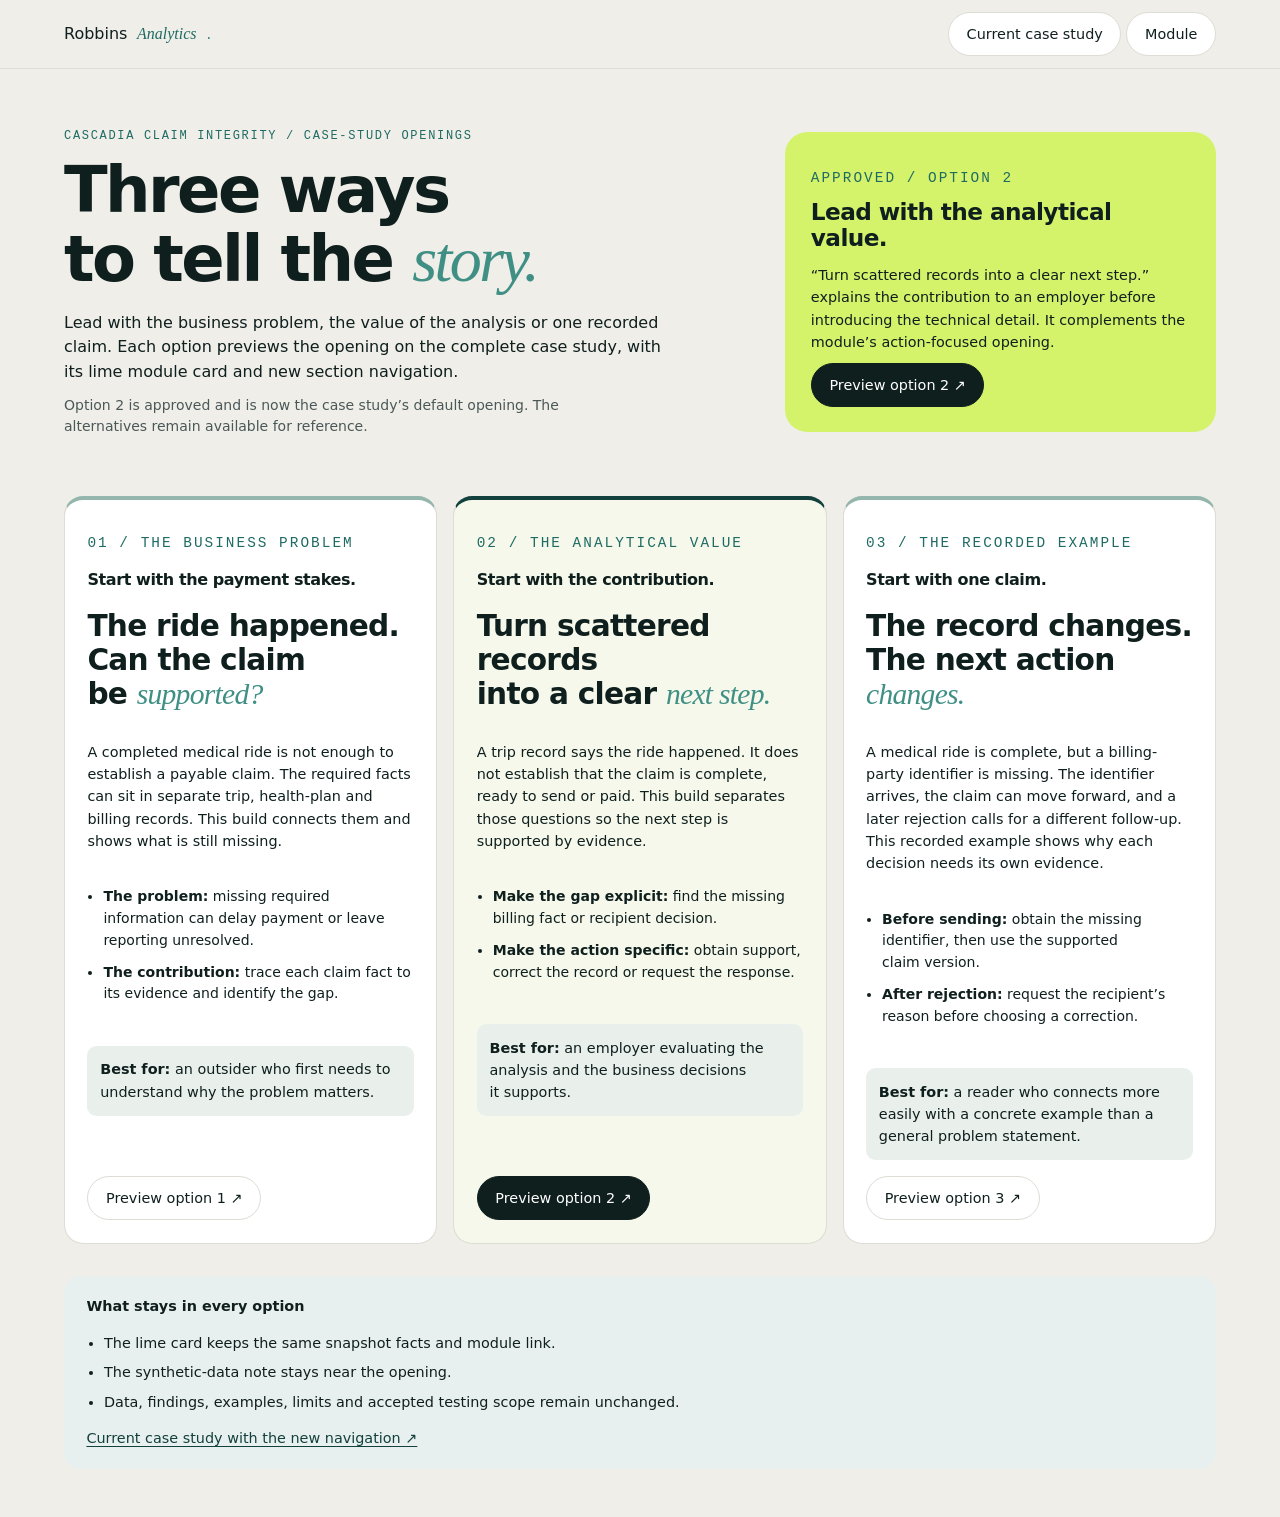
<file: docs/case-opening-options.html>
<!doctype html>
<html lang="en"><head><meta charset="utf-8"><meta name="viewport" content="width=device-width, initial-scale=1"><meta name="robots" content="noindex,nofollow"><title>Case-study opening options | Cascadia Claim Integrity</title><link rel="icon" type="image/svg+xml" href="assets/favicon.svg"><link rel="stylesheet" href="assets/app.css"><style>
  .options-hero { display:grid; grid-template-columns:minmax(0,1.6fr) minmax(16rem,1fr); gap:2rem; align-items:center; padding:3rem 0 2rem; }
  .options-hero h1 { font-size:clamp(2.5rem,5vw,4rem); line-height:1.08; max-width:18ch; margin:.7rem 0 1rem; text-wrap:balance; }
  .options-hero h1 em, .hook-card h3 em { font-family:var(--font-serif,Georgia,serif); font-weight:400; color:var(--teal-3); }
  .options-hero p { max-width:60ch; text-wrap:pretty; }
  .recommendation { background:var(--lime,#d4f36b); padding:1.6rem; border-radius:1.4rem; }
  .recommendation h2 { font-size:1.45rem; margin:.5rem 0 .8rem; }
  .recommendation p { font-size:.9rem; }
  .options-grid { display:grid; grid-template-columns:repeat(3,minmax(0,1fr)); gap:1rem; margin:1rem 0 2rem; }
  .hook-card { display:flex; flex-direction:column; padding:1.4rem; border:1px solid var(--line); border-top:4px solid #94b6ad; border-radius:1.2rem; background:white; min-width:0; }
  .hook-card.recommended { border-top-color:var(--teal); background:#f5f8eb; }
  .hook-card h2 { font-size:1rem; margin:.5rem 0 1.2rem; }
  .hook-card h3 { font-size:1.85rem; line-height:1.15; text-wrap:balance; margin:0 0 1rem; min-height:3.6em; }
  .hook-card p { font-size:.9rem; text-wrap:pretty; }
  .hook-card ul { padding-left:1rem; font-size:.875rem; }
  .hook-card li { margin:.65rem 0; text-wrap:pretty; }
  .hook-card .option-fit { margin:1rem 0; padding:.8rem; border-radius:.6rem; background:#e9f0ec; }
  .hook-card .btn { margin-top:auto; align-self:flex-start; }
  .options-scope { padding:1.2rem 1.4rem; background:var(--mist); border-radius:1rem; font-size:.9rem; margin:2rem 0 3rem; }
  .options-scope ul { padding-left:1.1rem; }
  .options-scope li { margin:.45rem 0; }
  @media(max-width:899px) { .options-grid {grid-template-columns:1fr;} .hook-card h3 {min-height:0;max-width:22ch;} .options-hero {grid-template-columns:1fr;} }
  @media(max-width:600px) { .options-hero {padding-top:1.8rem;gap:1rem;} .head-row {flex-wrap:wrap;} .hook-card {padding:1.2rem;} }
</style></head>
<body><a class="skip" href="#main">Skip to content</a>
<header class="site-head"><div class="container-x head-row"><a class="wordmark" href="https://www.robbinsanalytics.com/">Robbins <span class="serif">Analytics</span><span class="stop">.</span></a><nav aria-label="Preview navigation"><a class="btn" href="case-study.html?preview=case-navigation">Current case study</a> <a class="btn" href="index.html#view=a">Module</a></nav></div></header>
<main class="container-x" id="main"><section class="options-hero"><div><p class="eyebrow">Cascadia Claim Integrity / Case-study openings</p><h1>Three ways to tell the <em>story.</em></h1><p>Lead with the business problem, the value of the analysis or one recorded claim. Each option previews the opening on the complete case study, with its lime module card and new section navigation.</p><p class="small">Option 2 is approved and is now the case study’s default opening. The alternatives remain available for reference.</p></div>
<aside class="recommendation"><p class="eyebrow">Approved / Option 2</p><h2>Lead with the analytical value.</h2><p>“Turn scattered records into a clear next step.” explains the contribution to an employer before introducing the technical detail. It complements the module’s action-focused opening.</p><a class="btn btn-dark" href="case-study.html?opening=2">Preview option 2 ↗</a></aside></section>
<div class="options-grid">
<article class="hook-card"><p class="eyebrow">01 / The business problem</p><h2>Start with the payment stakes.</h2><h3>The ride happened.<br>Can the claim <span style="white-space:nowrap">be <em>supported?</em></span></h3><p>A completed medical ride is not enough to establish a payable claim. The required facts can sit in separate trip, health-plan and billing records. This build connects them and shows what is still missing.</p><ul><li><strong>The problem:</strong> missing required information can delay payment or leave reporting unresolved.</li><li><strong>The contribution:</strong> trace each claim fact to its evidence and identify the gap.</li></ul><p class="option-fit"><strong>Best for:</strong> an outsider who first needs to understand why the problem matters.</p><a class="btn" href="case-study.html?opening=1">Preview option 1 ↗</a></article>
<article class="hook-card recommended"><p class="eyebrow">02 / The analytical value</p><h2>Start with the contribution.</h2><h3>Turn scattered records<br>into a clear <em>next step.</em></h3><p>A trip record says the ride happened. It does not establish that the claim is complete, ready to send or paid. This build separates those questions so the next step is supported by evidence.</p><ul><li><strong>Make the gap explicit:</strong> find the missing billing fact or recipient decision.</li><li><strong>Make the action specific:</strong> obtain support, correct the record or request the response.</li></ul><p class="option-fit"><strong>Best for:</strong> an employer evaluating the analysis and the business decisions it supports.</p><a class="btn btn-dark" href="case-study.html?opening=2">Preview option 2 ↗</a></article>
<article class="hook-card"><p class="eyebrow">03 / The recorded example</p><h2>Start with one claim.</h2><h3>The record changes.<br>The next action <em>changes.</em></h3><p>A medical ride is complete, but a billing-party identifier is missing. The identifier arrives, the claim can move forward, and a later rejection calls for a different follow-up. This recorded example shows why each decision needs its own evidence.</p><ul><li><strong>Before sending:</strong> obtain the missing identifier, then use the supported claim version.</li><li><strong>After rejection:</strong> request the recipient’s reason before choosing a correction.</li></ul><p class="option-fit"><strong>Best for:</strong> a reader who connects more easily with a concrete example than a general problem statement.</p><a class="btn" href="case-study.html?opening=3">Preview option 3 ↗</a></article>
</div>
<aside class="options-scope"><strong>What stays in every option</strong><ul><li>The lime card keeps the same snapshot facts and module link.</li><li>The synthetic-data note stays near the opening.</li><li>Data, findings, examples, limits and accepted testing scope remain unchanged.</li></ul><a href="case-study.html?preview=case-navigation">Current case study with the new navigation ↗</a></aside>
</main></body></html>
</file>
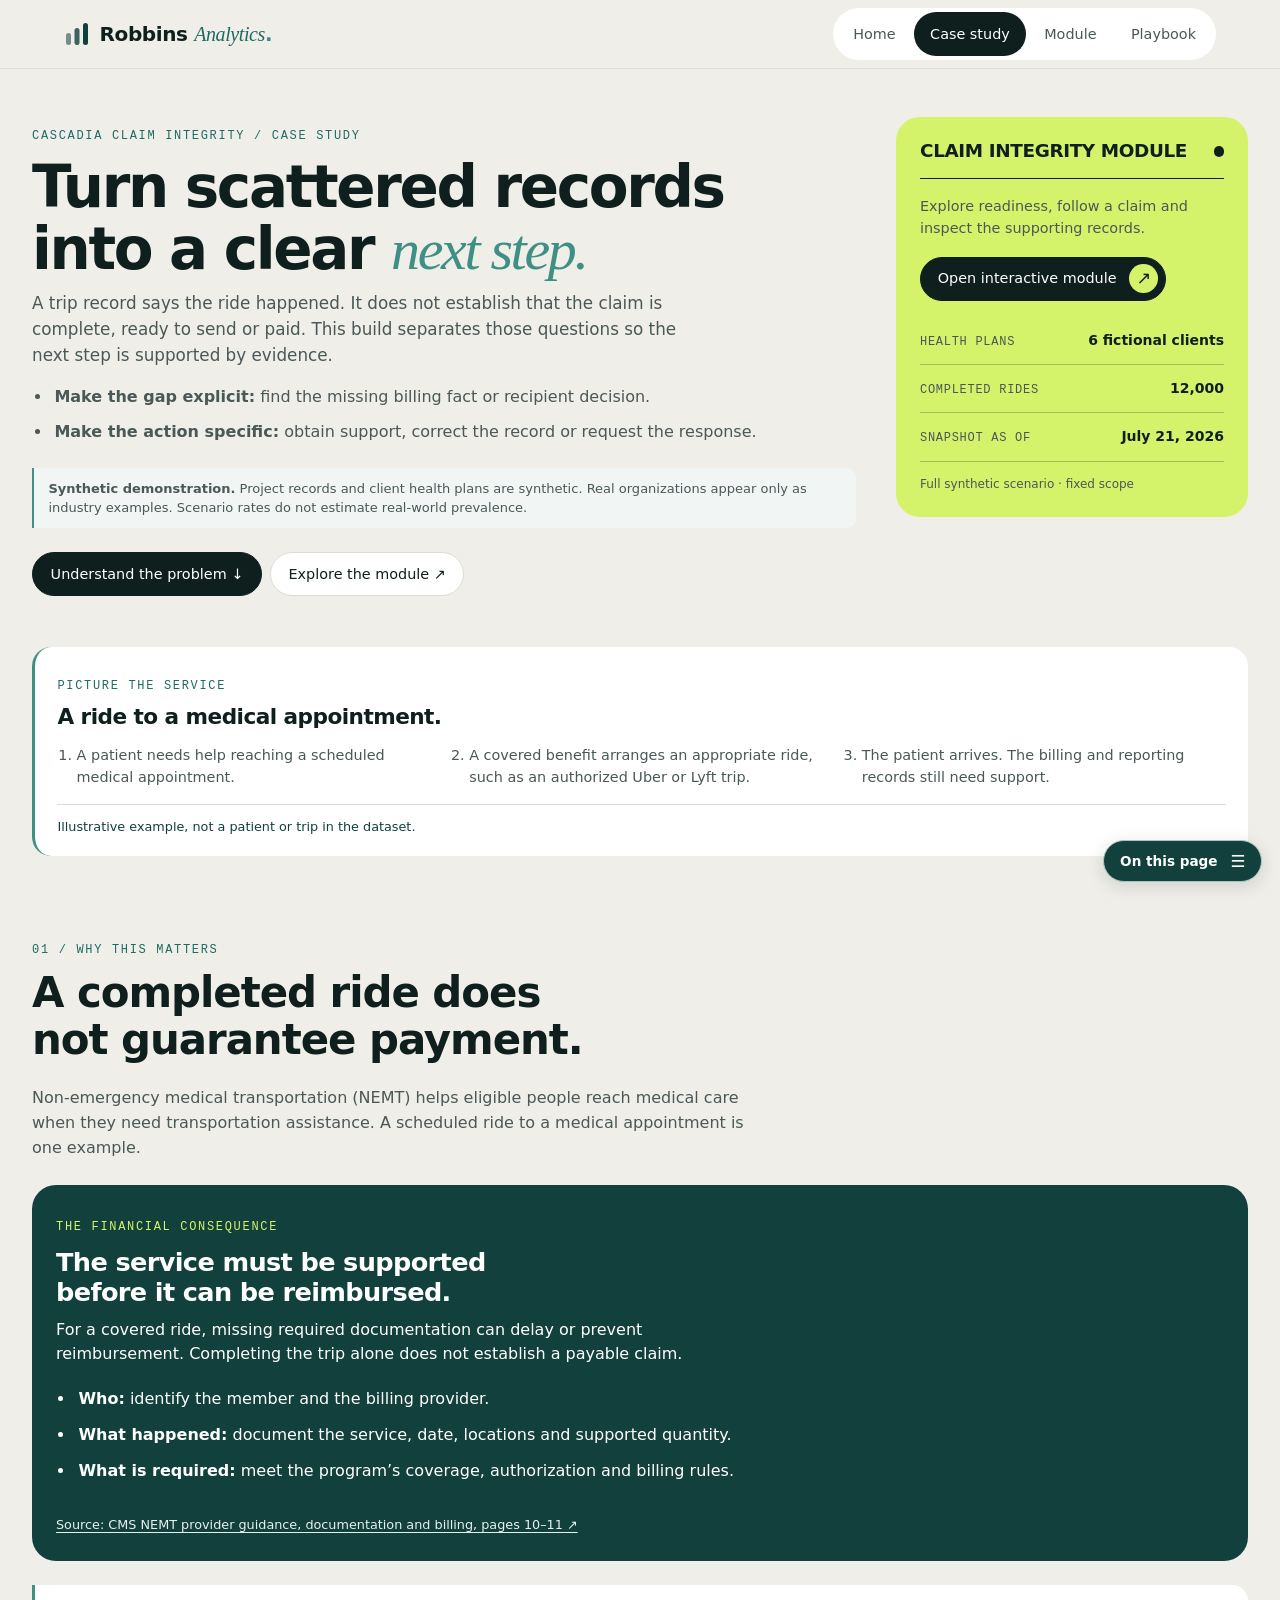
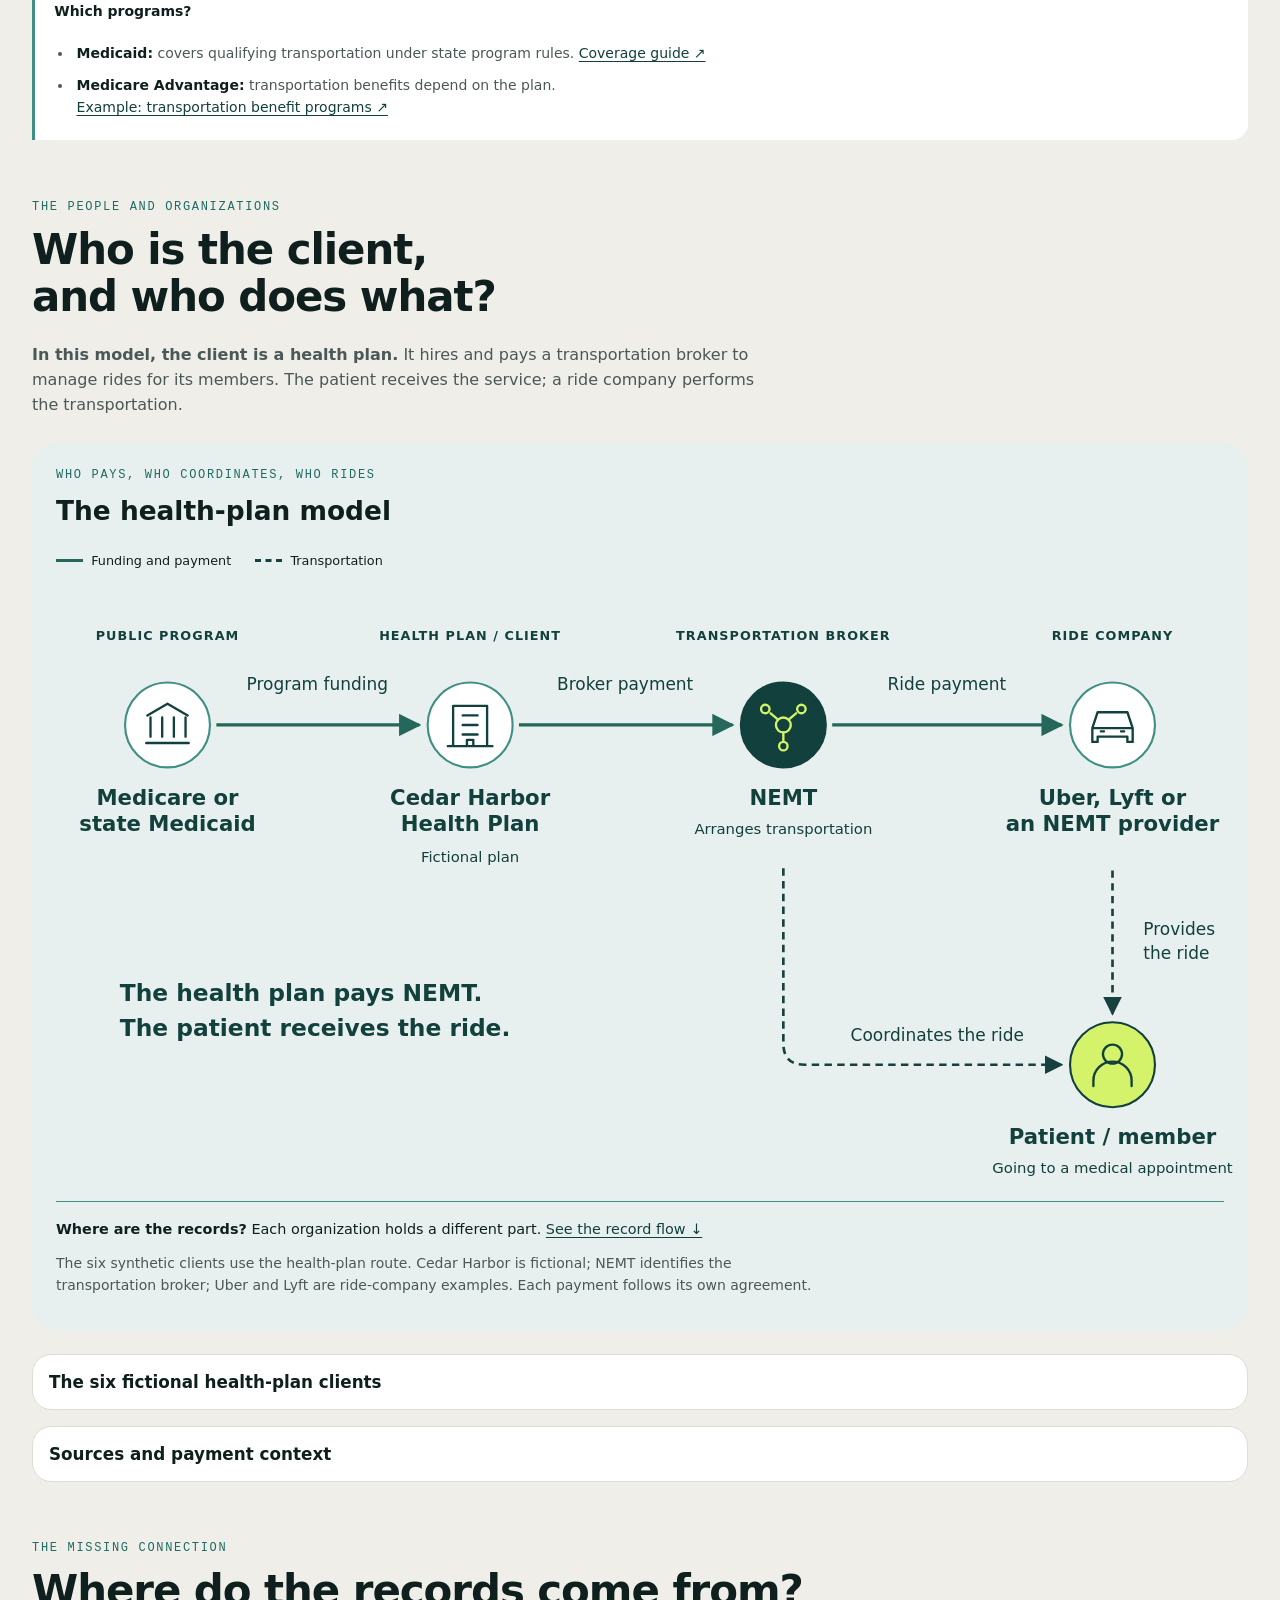
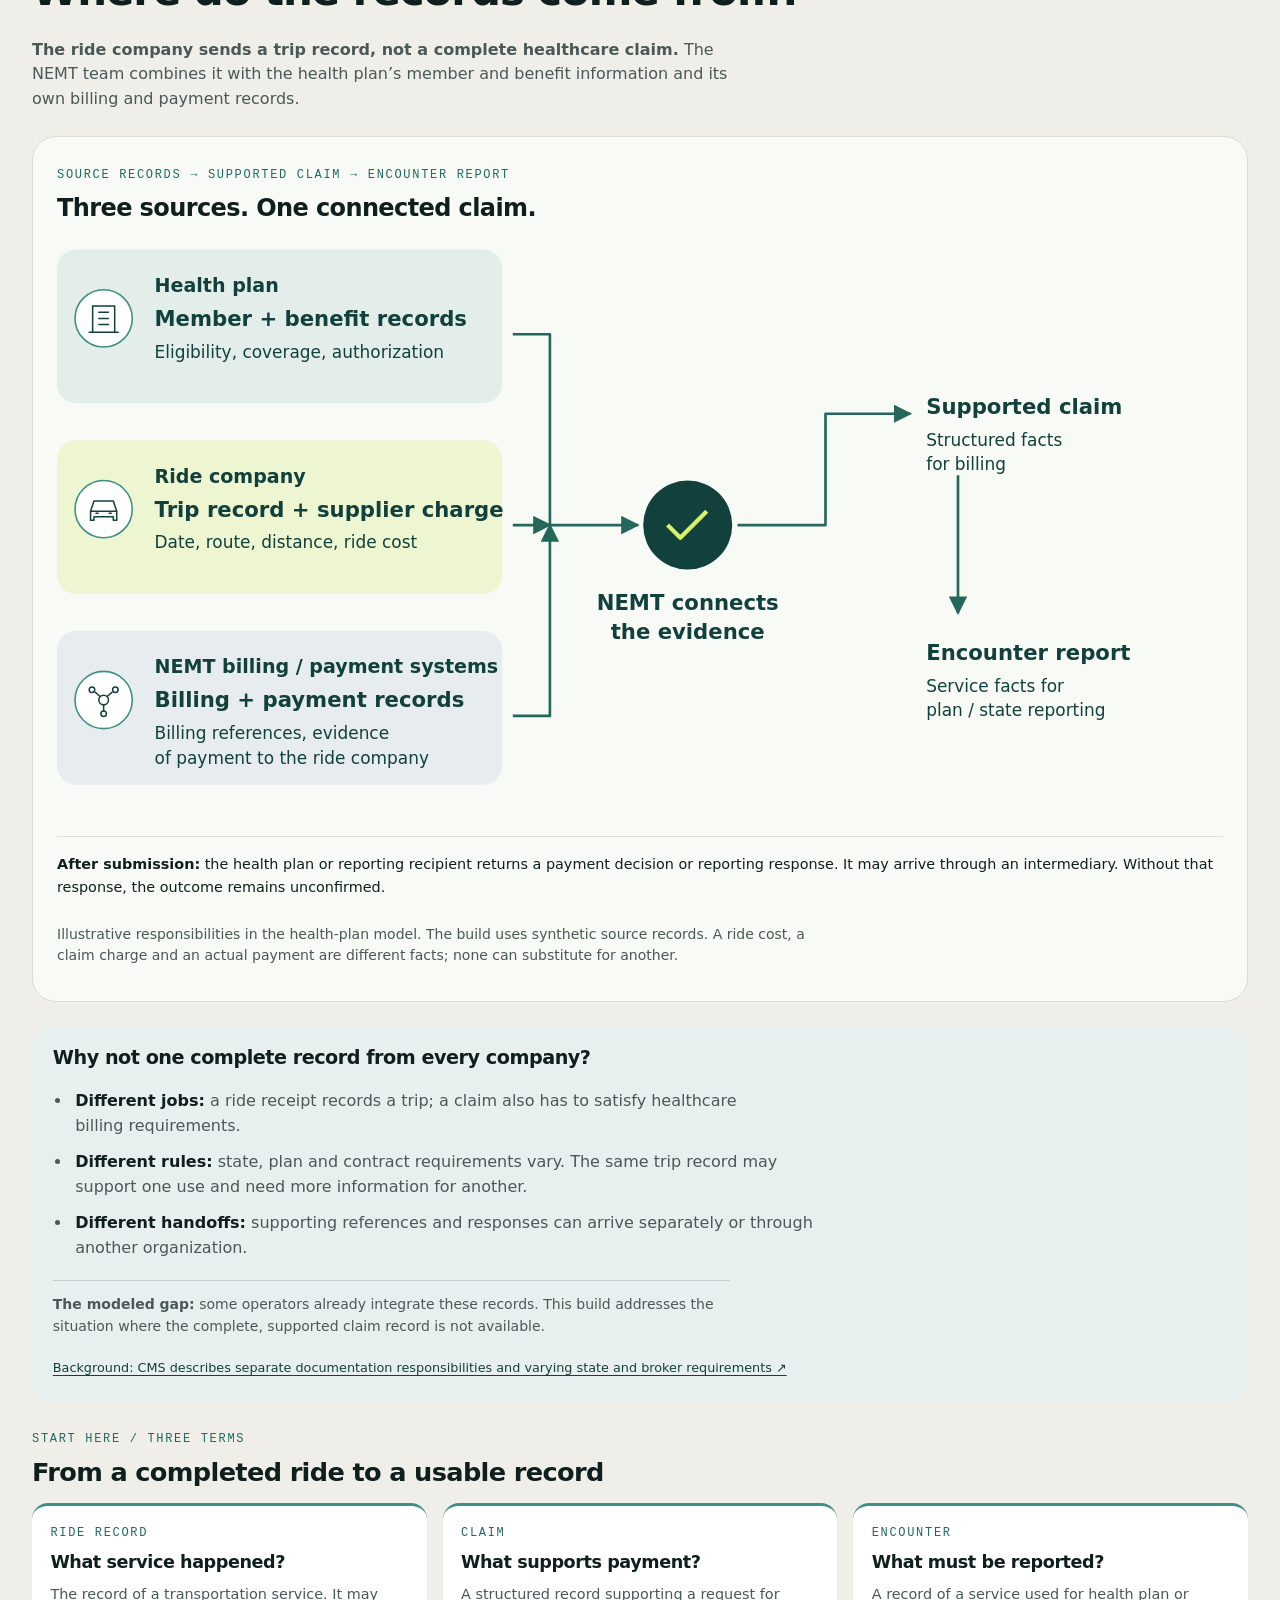
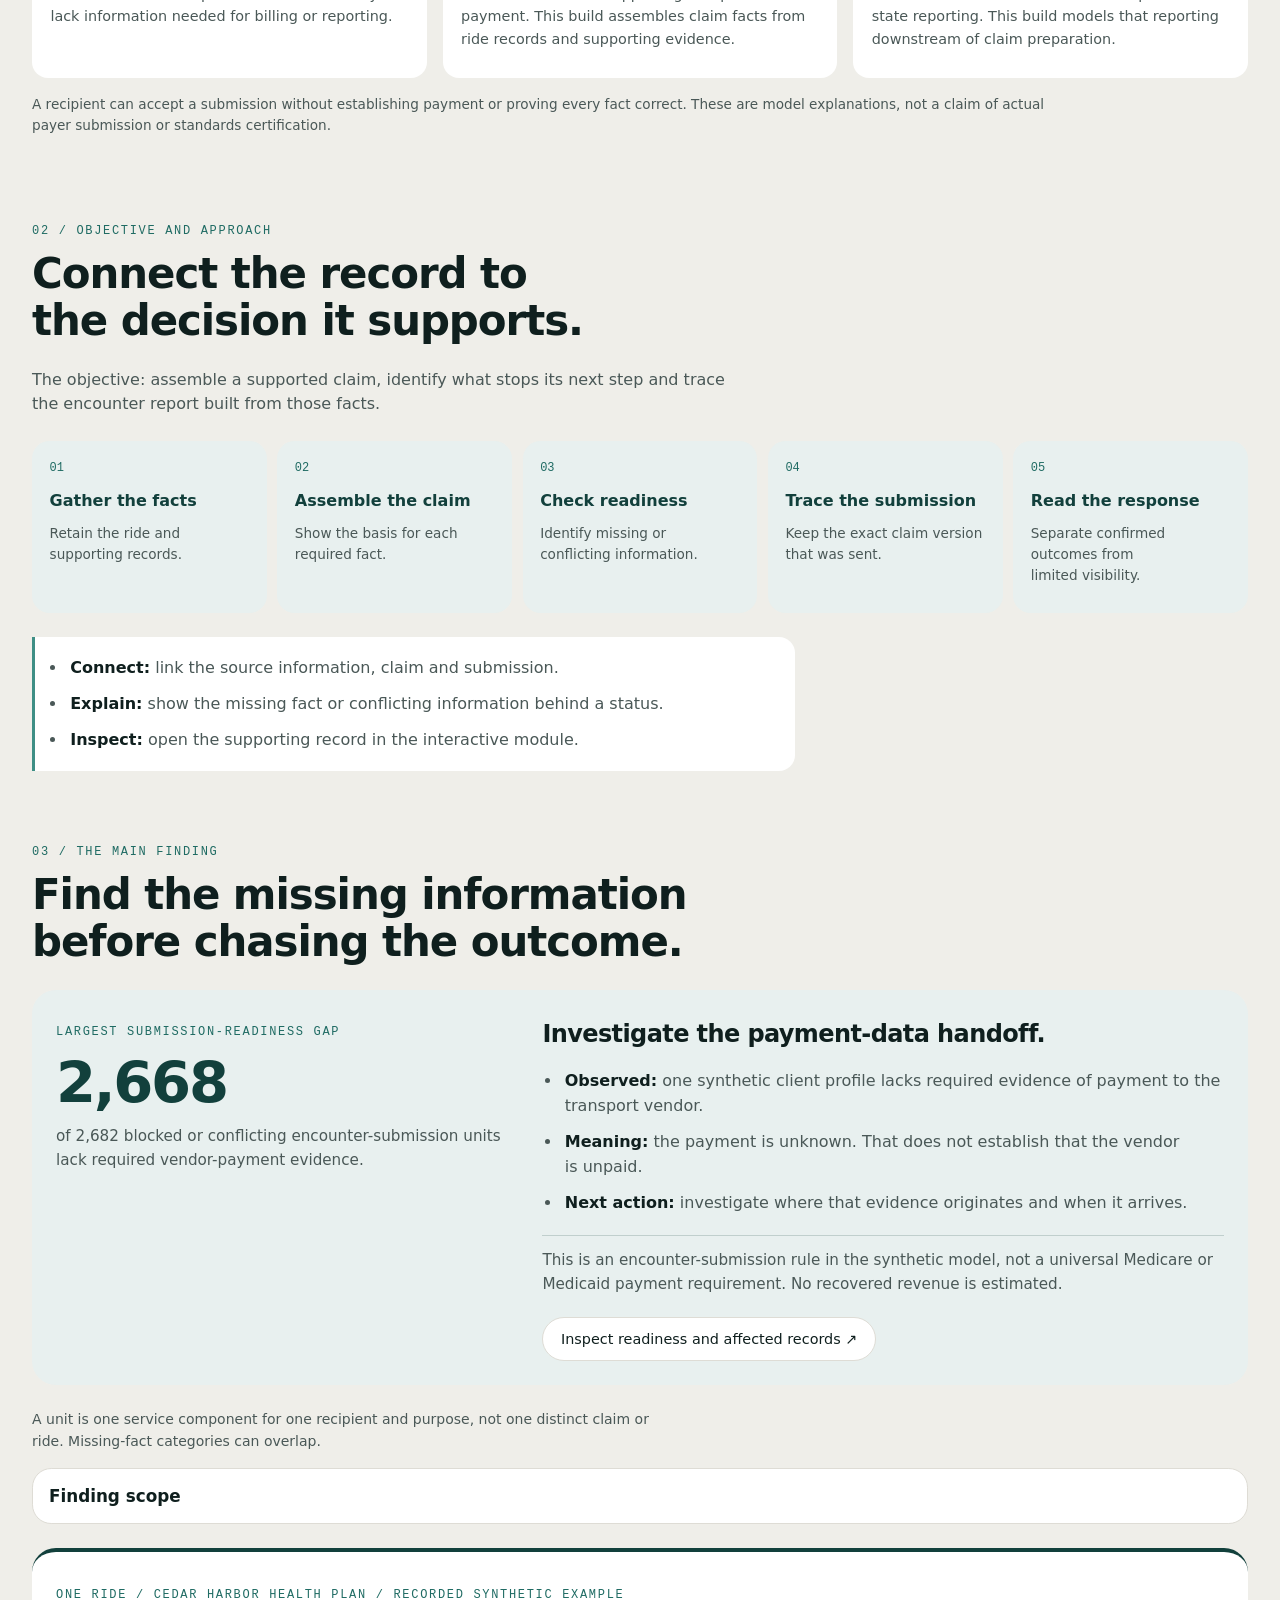
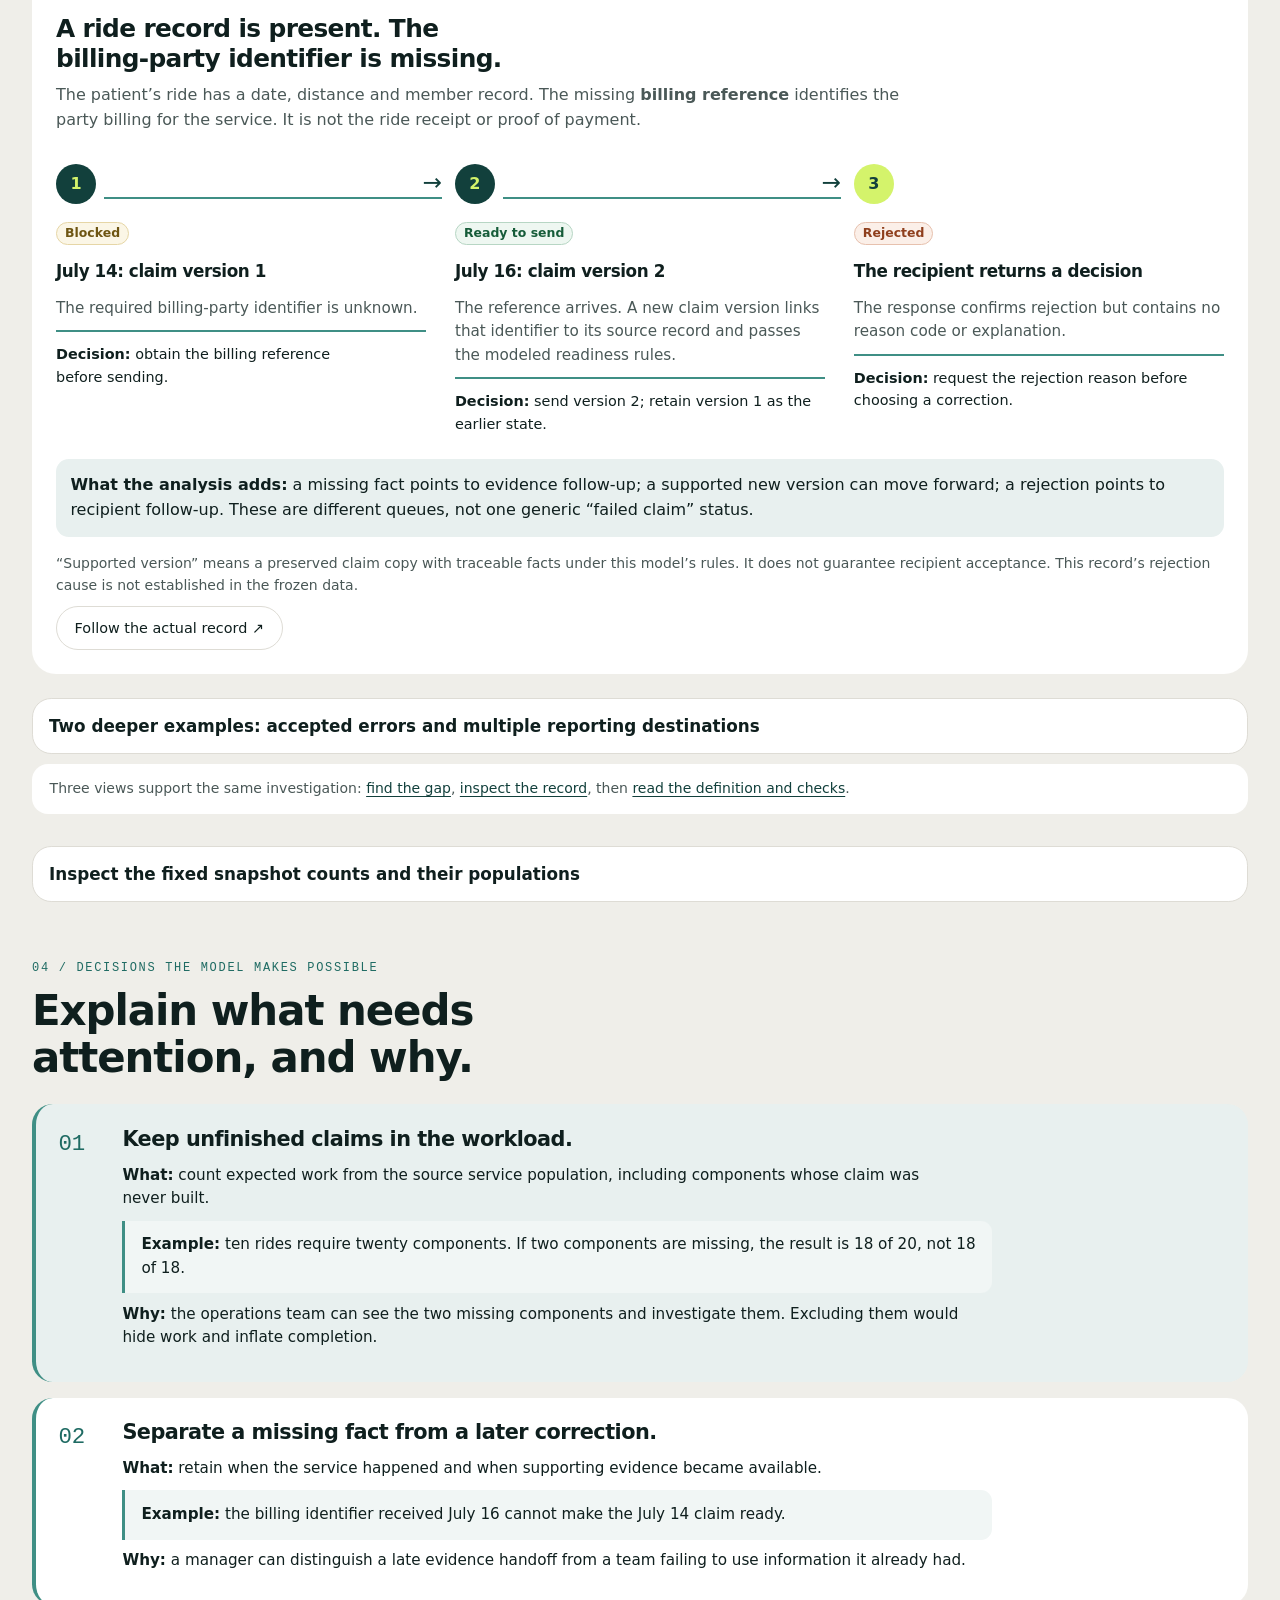
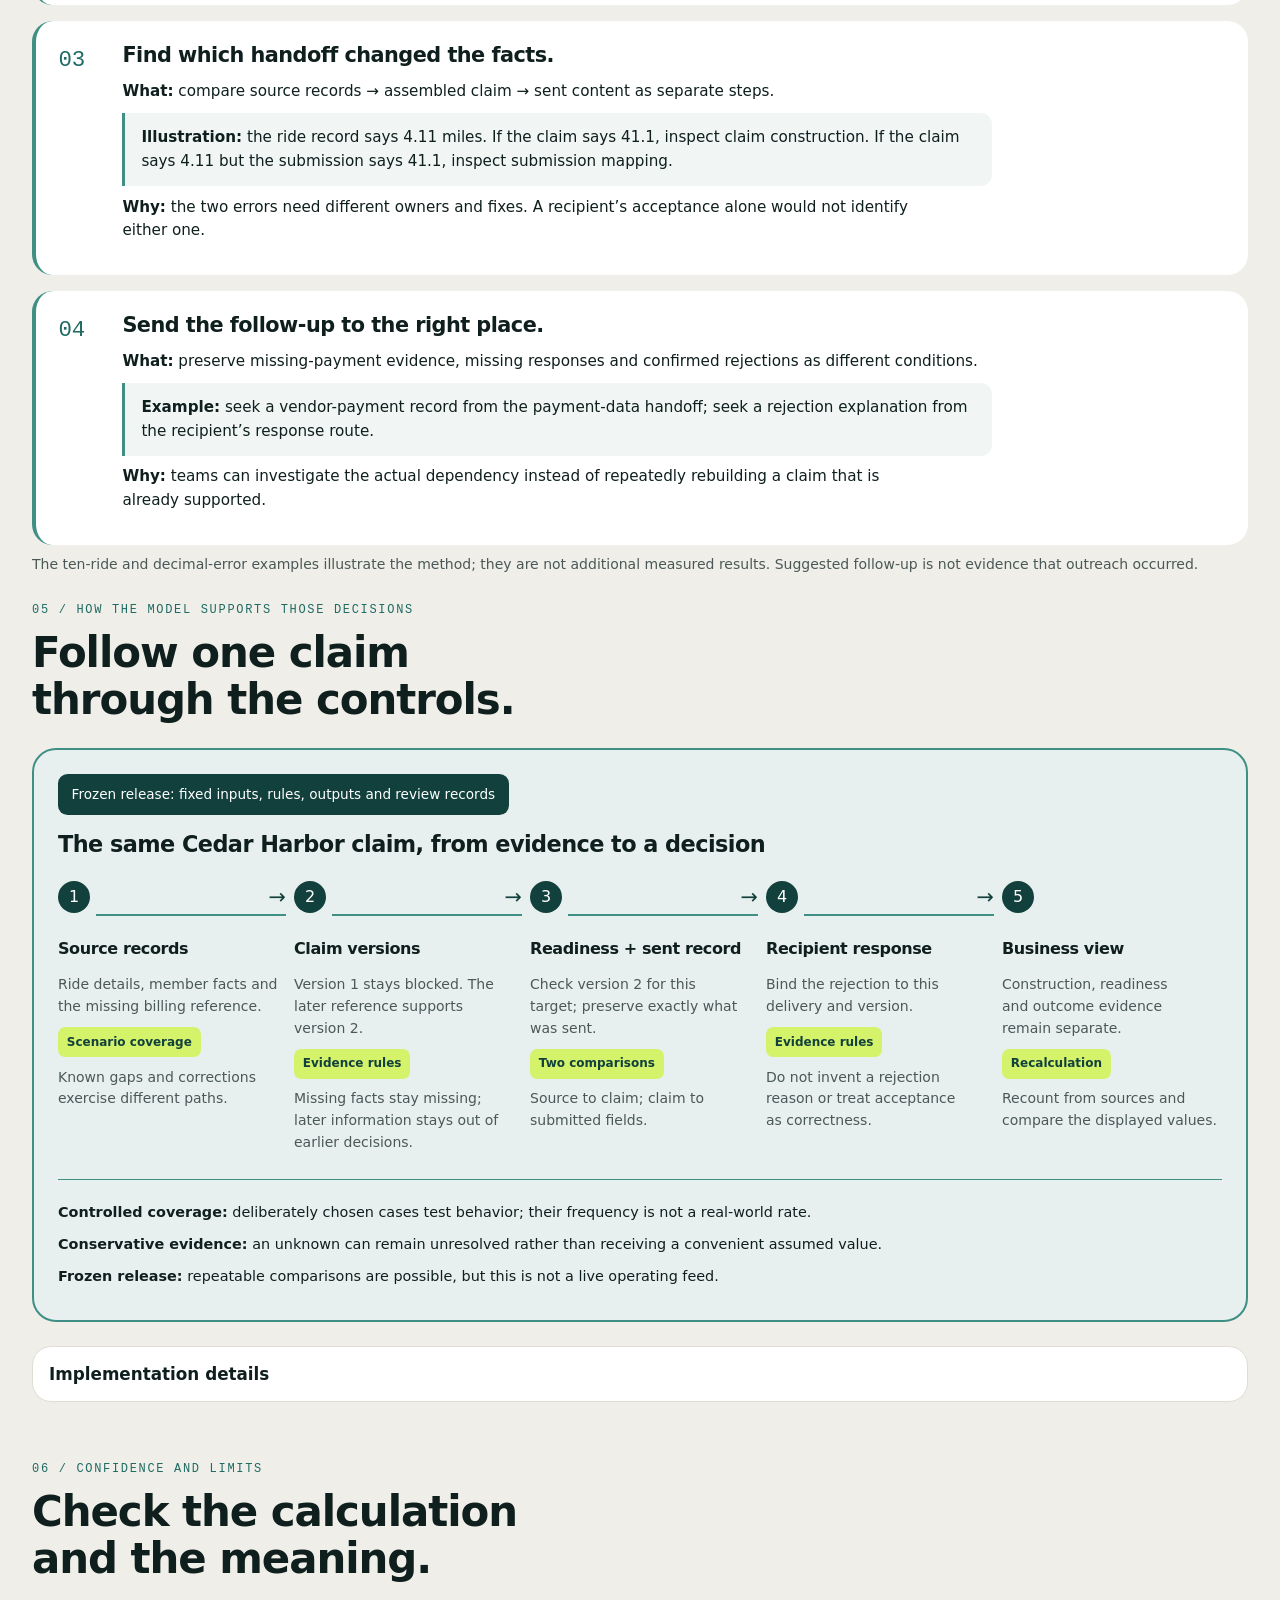
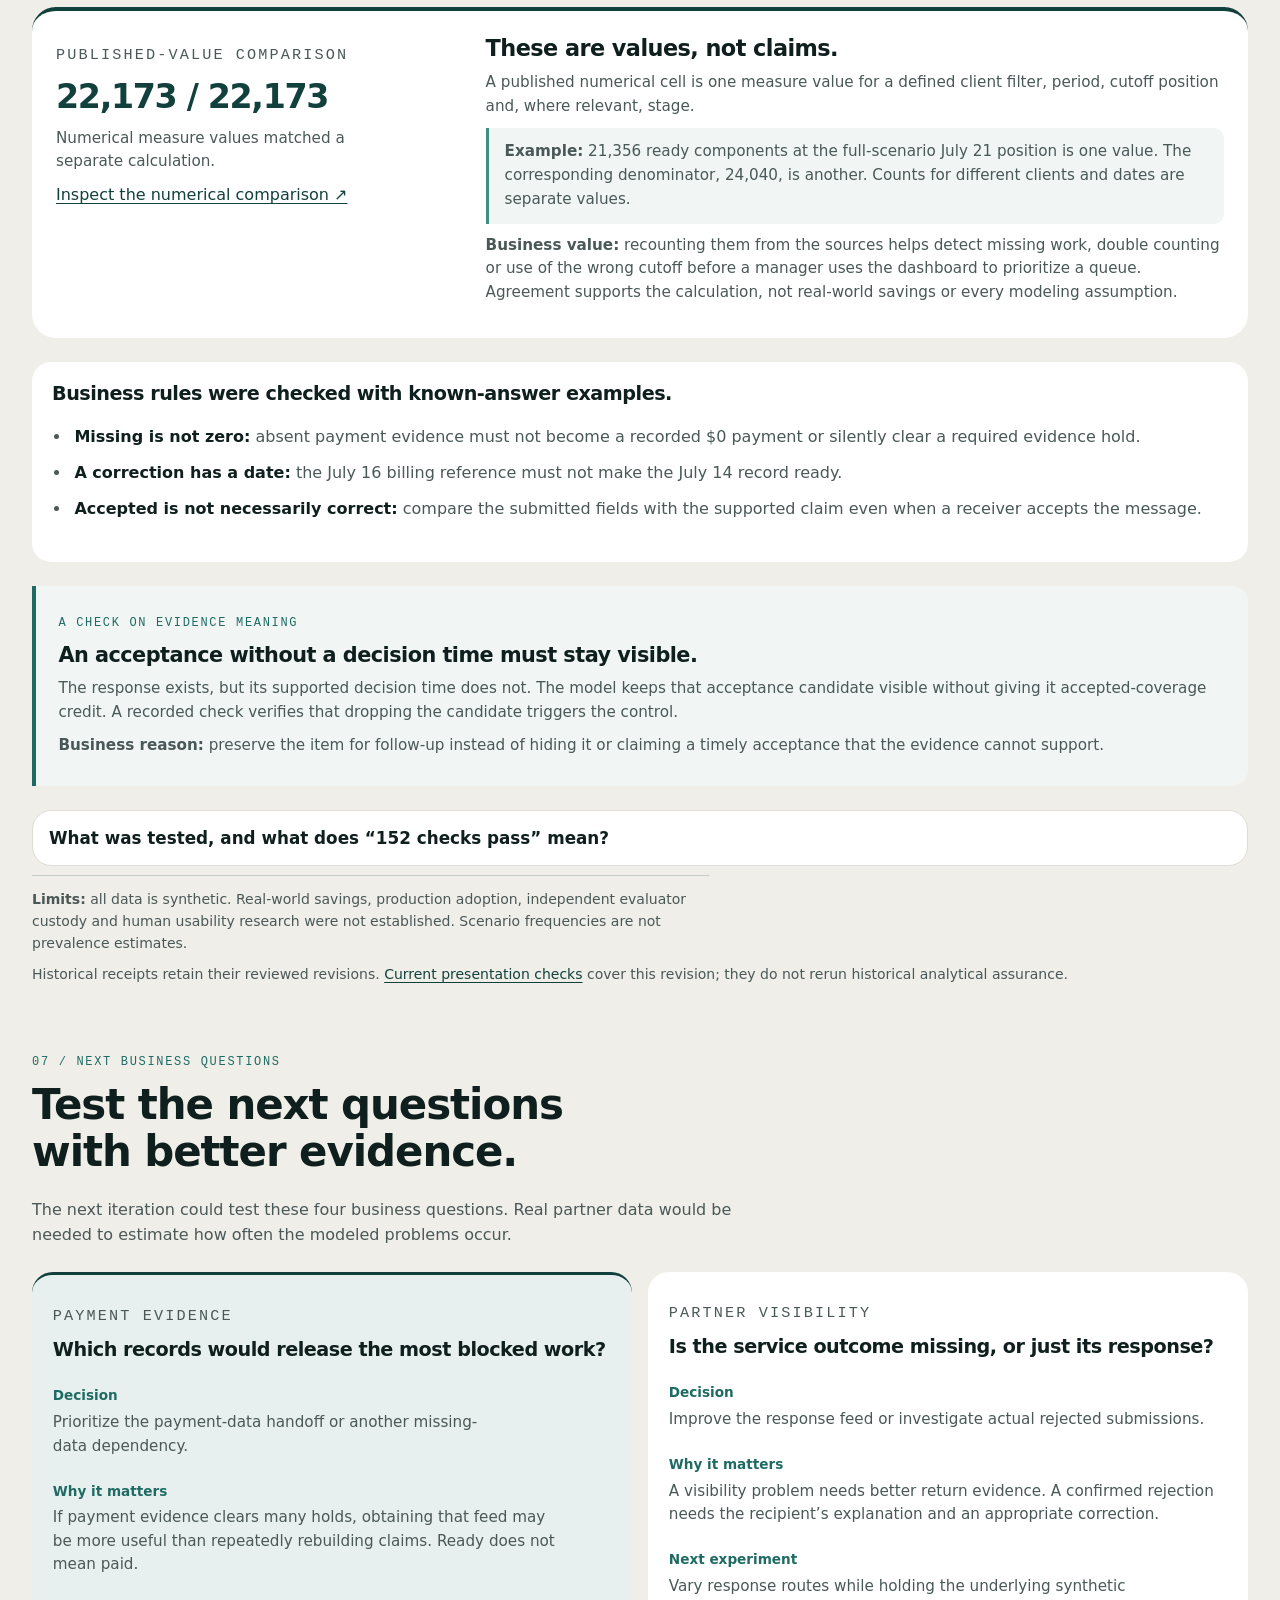
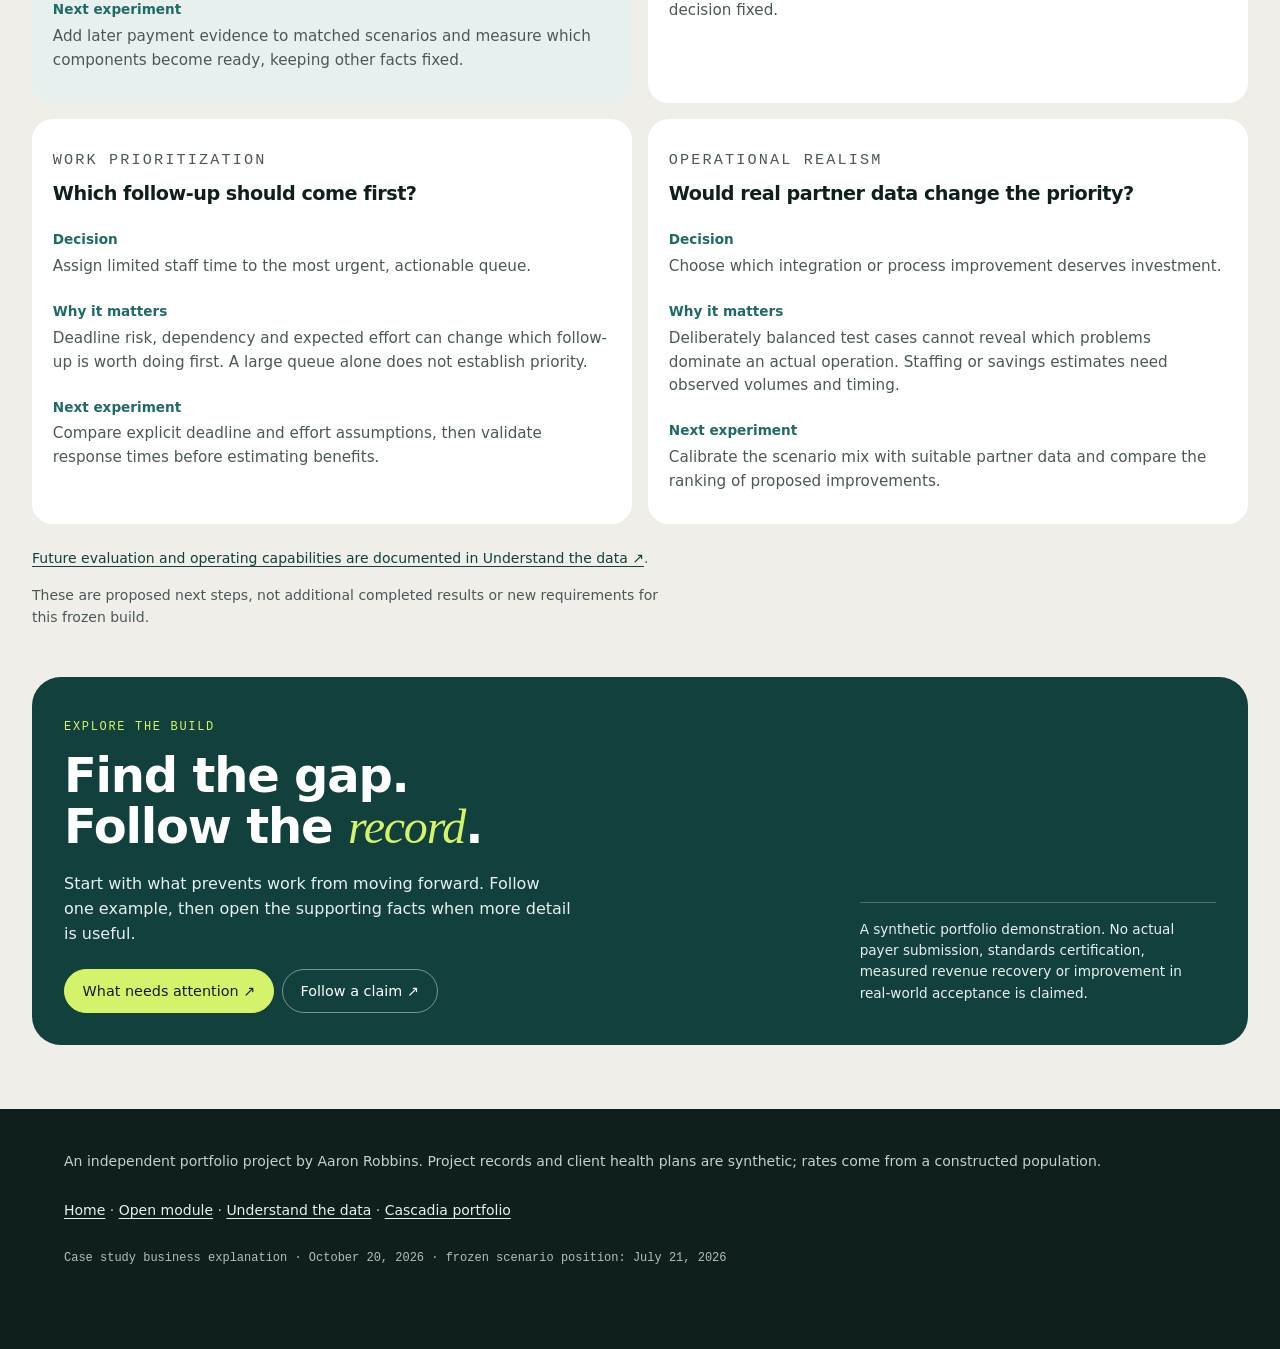
<file: docs/case-study.html>
<!doctype html>
<html lang="en">
<head>
  <meta charset="utf-8">
  <meta name="viewport" content="width=device-width, initial-scale=1">
  <meta name="color-scheme" content="light">
  <title>Cascadia Claim Integrity: Case Study | Robbins Analytics</title>
  <meta name="description" content="Construct a supported claim from fragmented ride evidence, preserve what remains unknown, and trace readiness into downstream encounter outcomes. A synthetic portfolio case study.">
  <meta property="og:type" content="article">
  <meta property="og:title" content="Cascadia Claim Integrity: the case study">
  <meta property="og:description" content="From ride evidence to a supported claim, target-specific readiness and evidenced encounter outcomes.">
  <meta property="og:image" content="assets/social-card.png">
  <link rel="icon" type="image/svg+xml" href="assets/favicon.svg">
  <link rel="stylesheet" href="assets/app.css">
  <link rel="stylesheet" href="assets/case-study.css">
  <link rel="stylesheet" href="assets/business-story.css">
<link rel="stylesheet" href="assets/shared-reader-context.css">
<link rel="stylesheet" href="assets/page-navigation.css">
<link rel="stylesheet" href="assets/case-opening-options.css">
<script src="assets/navigation.js" defer></script>
<script src="assets/case-opening-preview.js" defer></script>
<script src="assets/page-navigation.js" defer></script>
<script src="assets/case-study.js" defer></script>
<link rel="stylesheet" href="assets/portfolio-hero.css?v=1">
</head>
<body class="case-study">
  <a class="skip" href="#case-main">Skip to content</a>
  <header class="site-head">
    <div class="container-x head-row">
      <a class="wordmark" href="https://www.robbinsanalytics.com/" aria-label="Robbins Analytics home">
        <svg width="26" height="26" viewBox="0 0 26 26" aria-hidden="true"><rect x="2" y="12" width="5" height="12" rx="2.5" fill="#12403c" opacity=".55"/><rect x="10.5" y="7" width="5" height="17" rx="2.5" fill="#12403c" opacity=".8"/><rect x="19" y="2" width="5" height="22" rx="2.5" fill="#12403c"/></svg>
        <span class="wm-text">Robbins <span class="serif">Analytics</span><span class="stop">.</span></span>
      </a>
<nav id="portfolio-nav" class="portfolio-switch" aria-label="Portfolio navigation"><a href="https://www.robbinsanalytics.com/">Home</a><a href="case-study.html" aria-current="page">Case study</a><a href="index.html#view=a">Module</a><a href="playbook/index.html">Playbook</a></nav><button class="nav-toggle" id="nav-toggle" type="button" aria-expanded="false" aria-controls="portfolio-nav" aria-label="Open navigation menu">Menu <span aria-hidden="true">☰</span></button>
    </div>
  </header>

  <div id="case-page-shell">
  <main id="case-main" class="container-x" tabindex="-1">
    <section class="hero hero-split case-hero opening-variant case-opening-variant" data-opening="2" aria-labelledby="case-title">
      <div class="hero-copy">
        <p class="eyebrow">Cascadia Claim Integrity / Case study</p>
        <h1 id="case-title">Turn scattered records<br>into a clear <em>next step.</em></h1>
        <p class="lede">A trip record says the ride happened. It does not establish that the claim is complete, ready to send or paid. This build separates those questions so the next step is supported by evidence.</p>
        <ul class="case-points"><li><strong>Make the gap explicit:</strong> find the missing billing fact or recipient decision.</li><li><strong>Make the action specific:</strong> obtain support, correct the record or request the response.</li></ul>
        <div class="synthetic-band" role="note"><strong>Synthetic demonstration.</strong> Project records and client health plans are synthetic. Real organizations appear only as industry examples. Scenario rates do not estimate real-world prevalence.</div>
        <div class="btn-row hero-actions"><a class="btn btn-dark" href="#decision">Understand the problem ↓</a><a class="btn" href="index.html#view=a">Explore the module ↗</a></div>
      </div>
      <aside class="hero-guide summary-card" aria-labelledby="summary-card-title">
        <div class="summary-card-head"><h2 id="summary-card-title">Claim Integrity module</h2><span class="summary-dot" aria-hidden="true"></span></div>
        <p>Explore readiness, follow a claim and inspect the supporting records.</p>
        <a class="btn btn-dark disc-link" href="index.html#view=a">Open interactive module<span class="link-disc" aria-hidden="true">↗</span></a>
        <dl class="summary-facts"><div><dt>Health plans</dt><dd>6 fictional clients</dd></div><div><dt>Completed rides</dt><dd>12,000</dd></div><div><dt>Snapshot as of</dt><dd>July 21, 2026</dd></div></dl>
        <p class="summary-scope">Full synthetic scenario · fixed scope</p>
      </aside>
    </section>
<aside class="shared-service" id="service-example" aria-labelledby="service-example-h"><p class="eyebrow">Picture the service</p><h2 id="service-example-h">A ride to a medical appointment.</h2><ol class="shared-service-steps"><li>A patient needs help reaching a scheduled medical appointment.</li><li>A covered benefit arranges an appropriate ride, such as an authorized Uber or Lyft trip.</li><li>The patient arrives. The billing and reporting records still need support.</li></ol><p class="shared-service-note">Illustrative example, not a patient or trip in the dataset.</p></aside>

    <section id="decision" class="case-section" aria-labelledby="decision-h">
      <header class="case-section-head"><p class="eyebrow">01 / Why this matters</p><h2 id="decision-h">A completed ride does not guarantee payment.</h2></header>
      <p class="case-copy">Non-emergency medical transportation (NEMT) helps eligible people reach medical care when they need transportation assistance. A scheduled ride to a medical appointment is one example.</p>
      <div class="payment-stakes" aria-labelledby="payment-h"><p class="eyebrow">The financial consequence</p><h3 id="payment-h">The service must be supported before it can be reimbursed.</h3>
        <p>For a covered ride, missing required documentation can delay or prevent reimbursement. Completing the trip alone does not establish a payable claim.</p>
        <ul class="scan-list"><li><strong>Who:</strong> identify the member and the billing provider.</li><li><strong>What happened:</strong> document the service, date, locations and supported quantity.</li><li><strong>What is required:</strong> meet the program’s coverage, authorization and billing rules.</li></ul>
        <a class="source-note" href="https://www.cms.gov/Medicare-Medicaid-Coordination/Fraud-Prevention/Medicaid-Integrity-Education/Downloads/nemt-booklet.pdf">Source: CMS NEMT provider guidance, documentation and billing, pages 10–11 ↗</a>
      </div>
      <div class="coverage-context"><strong>Which programs?</strong><ul class="scan-list compact-list"><li><strong>Medicaid:</strong> covers qualifying transportation under state program rules. <a href="https://www.medicaid.gov/medicaid/benefits/assurance-of-transportation">Coverage guide ↗</a></li><li><strong>Medicare Advantage:</strong> transportation benefits depend on the plan. <a href="https://www.saferidehealth.com/platform/fully-managed">Example: transportation benefit programs ↗</a></li></ul></div>
    </section>
    <section id="players" class="case-section" aria-labelledby="players-h">
      <header class="case-section-head"><p class="eyebrow">The people and organizations</p><h2 id="players-h">Who is the client, and who does what?</h2></header>
      <p class="case-copy"><strong>In this model, the client is a health plan.</strong> It hires and pays a transportation broker to manage rides for its members. The patient receives the service; a ride company performs the transportation.</p>
      <figure class="roles-diagram health-plan-diagram" aria-labelledby="roles-title" aria-describedby="roles-caption">
        <figcaption id="roles-title"><span class="eyebrow">Who pays, who coordinates, who rides</span><span>The health-plan model</span></figcaption>
        <div class="diagram-legend"><span><i class="legend-money" aria-hidden="true"></i> Funding and payment</span><span><i class="legend-service" aria-hidden="true"></i> Transportation</span></div>
<svg class="health-plan-svg diagram-wide" viewBox="0 0 1100 585" role="img" aria-labelledby="hp-wide-title hp-wide-desc">
  <title id="hp-wide-title">Health-plan model: funding, payment and transportation</title>
  <desc id="hp-wide-desc">Medicare or state Medicaid funds a health plan. The plan is the NEMT broker’s client and pays the NEMT broker. The NEMT broker pays the ride company and coordinates the ride. The ride company transports the patient to a medical appointment.</desc>
  <defs><marker id="money-wide" viewBox="0 0 10 10" refX="9" refY="5" markerWidth="7" markerHeight="7" orient="auto-start-reverse"><path d="m0 0 10 5-10 5z" fill="#25675b"/></marker><marker id="service-wide" viewBox="0 0 10 10" refX="9" refY="5" markerWidth="7" markerHeight="7" orient="auto-start-reverse"><path d="m0 0 10 5-10 5z" fill="#17413f"/></marker></defs>
  <g class="money-path" marker-end="url(#money-wide)"><path d="M151 145H342"/><path d="M436 145H637"/><path d="M731 145H947"/></g>
  <g class="edge-label"><text x="246" y="112">Program funding</text><text x="536" y="112">Broker payment</text><text x="839" y="112">Ride payment</text></g>
  <g class="diagram-person " transform="translate(105 145)"><circle r="40"/><g class="diagram-icon"><path d="M-19-9 0-20 19-9M-20 17h40M-16 11v-18M-5 11v-18M6 11v-18M17 11v-18"/></g></g><g class="diagram-person " transform="translate(390 145)"><circle r="40"/><g class="diagram-icon"><path d="M-16 20v-38h32v38M-21 20h42M-7-9h14M-7 0h14M-7 9h14M-3 20v-6h6v6"/></g></g><g class="diagram-person diagram-broker" transform="translate(685 145)"><circle r="40"/><g class="diagram-icon"><circle cx="0" cy="0" r="7"/><circle cx="-17" cy="-15" r="4"/><circle cx="17" cy="-15" r="4"/><circle cx="0" cy="20" r="4"/><path d="m-12-11 7 6m10 0 7-6M0 7v9"/></g></g><g class="diagram-person " transform="translate(995 145)"><circle r="40"/><g class="diagram-icon"><path d="m-19 3 5-15h28l5 15v13h-5v-5h-28v5h-5V3Zm0 0h38M-11 6h3M8 6h3"/></g></g><g class="diagram-person diagram-patient" transform="translate(995 465)"><circle r="40"/><g class="diagram-icon"><circle cx="0" cy="-10" r="9"/><path d="M-18 20v-5a18 18 0 0 1 36 0v5"/></g></g>
  <g class="node-role"><text x="105" y="65">PUBLIC PROGRAM</text><text x="390" y="65">HEALTH PLAN / CLIENT</text><text x="685" y="65">TRANSPORTATION BROKER</text><text x="995" y="65">RIDE COMPANY</text></g>
  <g class="node-name"><text x="105" y="220"><tspan x="105">Medicare or</tspan><tspan x="105" dy="25">state Medicaid</tspan></text><text x="390" y="220"><tspan x="390">Cedar Harbor</tspan><tspan x="390" dy="25">Health Plan</tspan></text><text x="685" y="220">NEMT</text><text x="995" y="220"><tspan x="995">Uber, Lyft or</tspan><tspan x="995" dy="25">an NEMT provider</tspan></text><text x="995" y="540">Patient / member</text></g>
  <g class="node-detail"><text x="390" y="274">Fictional plan</text><text x="685" y="248">Arranges transportation</text><text x="995" y="567">Going to a medical appointment</text></g>
  <g class="service-path" marker-end="url(#service-wide)"><path d="M685 280V445Q685 465 705 465H947"/><path d="M995 282V417"/></g>
  <g class="edge-label service-label"><text x="830" y="443">Coordinates the ride</text><text x="1024" y="343" text-anchor="start"><tspan x="1024">Provides</tspan><tspan x="1024" dy="22">the ride</tspan></text></g>
  <g class="diagram-takeaway"><text x="60" y="405">The health plan pays NEMT.</text><text x="60" y="438">The patient receives the ride.</text></g>
</svg><svg class="health-plan-svg diagram-narrow" viewBox="0 0 360 920" role="img" aria-labelledby="hp-narrow-title hp-narrow-desc">
  <title id="hp-narrow-title">Health-plan model: who pays and who provides the ride</title>
  <desc id="hp-narrow-desc">Medicare or state Medicaid funds the health plan. The health plan pays the NEMT broker. The NEMT broker pays the ride company and coordinates transportation for the patient. The ride company provides the ride.</desc>
  <defs><marker id="money-narrow" viewBox="0 0 10 10" refX="9" refY="5" markerWidth="7" markerHeight="7" orient="auto-start-reverse"><path d="m0 0 10 5-10 5z" fill="#25675b"/></marker><marker id="service-narrow" viewBox="0 0 10 10" refX="9" refY="5" markerWidth="7" markerHeight="7" orient="auto-start-reverse"><path d="m0 0 10 5-10 5z" fill="#17413f"/></marker></defs>
  <g class="money-path" marker-end="url(#money-narrow)"><path d="M60 111V197"/><path d="M60 291V377"/><path d="M60 471V557"/></g>
  <g class="mobile-edge-label"><text x="84" y="160">Program funding</text><text x="84" y="340">Broker payment</text><text x="84" y="520">Ride payment</text></g>
  <g class="diagram-person " transform="translate(60 65)"><circle r="40"/><g class="diagram-icon"><path d="M-19-9 0-20 19-9M-20 17h40M-16 11v-18M-5 11v-18M6 11v-18M17 11v-18"/></g></g><g class="diagram-person " transform="translate(60 245)"><circle r="40"/><g class="diagram-icon"><path d="M-16 20v-38h32v38M-21 20h42M-7-9h14M-7 0h14M-7 9h14M-3 20v-6h6v6"/></g></g><g class="diagram-person diagram-broker" transform="translate(60 425)"><circle r="40"/><g class="diagram-icon"><circle cx="0" cy="0" r="7"/><circle cx="-17" cy="-15" r="4"/><circle cx="17" cy="-15" r="4"/><circle cx="0" cy="20" r="4"/><path d="m-12-11 7 6m10 0 7-6M0 7v9"/></g></g><g class="diagram-person " transform="translate(60 605)"><circle r="40"/><g class="diagram-icon"><path d="m-19 3 5-15h28l5 15v13h-5v-5h-28v5h-5V3Zm0 0h38M-11 6h3M8 6h3"/></g></g><g class="diagram-person diagram-patient" transform="translate(60 825)"><circle r="40"/><g class="diagram-icon"><circle cx="0" cy="-10" r="9"/><path d="M-18 20v-5a18 18 0 0 1 36 0v5"/></g></g>
  <g class="mobile-node-role"><text x="120" y="38">PUBLIC PROGRAM</text><text x="120" y="218">HEALTH PLAN / CLIENT</text><text x="120" y="398">BROKER</text><text x="120" y="578">RIDE COMPANY</text><text x="120" y="798">PATIENT / MEMBER</text></g>
  <g class="mobile-node-name"><text x="120" y="65"><tspan x="120">Medicare or</tspan><tspan x="120" dy="25">state Medicaid</tspan></text><text x="120" y="245"><tspan x="120">Cedar Harbor</tspan><tspan x="120" dy="25">Health Plan</tspan></text><text x="120" y="428">NEMT</text><text x="120" y="605"><tspan x="120">Uber, Lyft or</tspan><tspan x="120" dy="25">NEMT provider</tspan></text><text x="120" y="825"><tspan x="120">The person</tspan><tspan x="120" dy="25">getting to care</tspan></text></g>
  <g class="mobile-node-detail"><text x="120" y="295">Fictional plan</text><text x="120" y="452">Arranges transportation</text></g>
  <g class="service-path" marker-end="url(#service-narrow)"><path d="M60 651V777"/><path d="M88 455L110 488H300Q320 488 320 508V865Q320 885 300 885H120Q100 885 88 855"/></g>
  <g class="mobile-edge-label"><text x="84" y="706"><tspan x="84">Provides</tspan><tspan x="84" dy="22">the ride</tspan></text><text x="306" y="748" transform="rotate(-90 306 748)">Coordinates the ride</text></g>
  <text class="mobile-node-detail" x="60" y="902">Destination: a medical appointment</text>
</svg>
        <p class="diagram-record-note"><strong>Where are the records?</strong> Each organization holds a different part. <a href="#fragmentation">See the record flow ↓</a></p>
        <p id="roles-caption" class="small">The six synthetic clients use the health-plan route. Cedar Harbor is fictional; NEMT identifies the transportation broker; Uber and Lyft are ride-company examples. Each payment follows its own agreement.</p>
      </figure>
      <details class="fold"><summary>The six fictional health-plan clients</summary><ul class="scan-list"><li>Cedar Harbor Health Plan</li><li>Juniper Way Health Plan</li><li>Alder Ridge Health Plan</li><li>Willow Bay Health Plan</li><li>Maple Vale Health Plan</li><li>Cypress Grove Health Plan</li></ul><p class="small">These display names preserve the original account identifiers, contract rules and reporting destinations.</p></details>
      <details class="fold"><summary>Sources and payment context</summary><ul class="scan-list"><li><a href="https://www.saferidehealth.com/platform/fully-managed">SafeRide describes transportation programs for health plans, including billing and reporting.</a></li><li><a href="https://www.medicaid.gov/medicaid/managed-care">Medicaid describes contracts and per-member payments from states to managed-care plans.</a></li><li><a href="https://www.medicare.gov/publications/10050-medicare-and-you.pdf">Medicare &amp; You explains payments to Medicare Advantage plans.</a></li></ul><p class="small">This example covers Medicaid and Medicare Advantage transportation benefits. A claim, a payment and an encounter reporting obligation remain distinct.</p></details>
    </section>
    <section id="fragmentation" class="case-section" aria-labelledby="fragmentation-h">
      <header class="case-section-head"><p class="eyebrow">The missing connection</p><h2 id="fragmentation-h">Where do the records come from?</h2></header>
      <p class="case-copy"><strong>The ride company sends a trip record, not a complete healthcare claim.</strong> The NEMT team combines it with the health plan’s member and benefit information and its own billing and payment records.</p>
      <figure class="record-origins" aria-labelledby="record-origins-title" aria-describedby="record-origins-caption"><figcaption id="record-origins-title"><span class="eyebrow">Source records → supported claim → encounter report</span><h3>Three sources. One connected claim.</h3></figcaption><svg class="records-svg records-wide" viewBox="0 0 1100 570" role="img" aria-labelledby="records-wide-title records-wide-desc"><title id="records-wide-title">Where the claim records come from</title><desc id="records-wide-desc">The health plan supplies member and benefit records. The ride company supplies the trip record and supplier charge. NEMT billing and payment systems supply billing references and evidence of payment to the ride company. The NEMT team links these records into a supported claim, then prepares the downstream encounter report. Missing evidence stays missing.</desc><defs><marker id="origins-arrow-wide" viewBox="0 0 10 10" refX="9" refY="5" markerWidth="7" markerHeight="7" orient="auto"><path d="m0 0 10 5-10 5z" fill="#25675b"/></marker></defs><rect class="source-lane source-lane-0" x="0" y="25" width="420" height="145" rx="18"/><rect class="source-lane source-lane-1" x="0" y="205" width="420" height="145" rx="18"/><rect class="source-lane source-lane-2" x="0" y="385" width="420" height="145" rx="18"/><g class="source-symbol" transform="translate(44 90)"><circle r="27"/><g transform="scale(.65)"><path d="M-16 20v-38h32v38M-21 20h42M-7-9h14M-7 0h14M-7 9h14"/></g></g><g class="source-symbol" transform="translate(44 270)"><circle r="27"/><g transform="scale(.65)"><path d="m-19 3 5-15h28l5 15v13h-5v-5h-28v5h-5V3Zm0 0h38M-11 6h3M8 6h3"/></g></g><g class="source-symbol" transform="translate(44 450)"><circle r="27"/><g transform="scale(.65)"><circle r="7"/><circle cx="-17" cy="-15" r="4"/><circle cx="17" cy="-15" r="4"/><circle cx="0" cy="20" r="4"/><path d="m-12-11 7 6m10 0 7-6M0 7v9"/></g></g><g class="record-links" marker-end="url(#origins-arrow-wide)"><path d="M430 105H465V285H548"/><path d="M430 285H465"/><path d="M430 465H465V285"/><path d="M642 285H725V180H805"/><path d="M850 238V368"/></g><g class="record-source"><text class="record-party" x="92" y="65">Health plan</text><text class="record-name" x="92" y="97">Member + benefit records</text><text class="record-fields" x="92" y="127">Eligibility, coverage, authorization</text></g><g class="record-source"><text class="record-party" x="92" y="245">Ride company</text><text class="record-name" x="92" y="277">Trip record + supplier charge</text><text class="record-fields" x="92" y="307">Date, route, distance, ride cost</text></g><g class="record-source"><text class="record-party" x="92" y="425">NEMT billing / payment systems</text><text class="record-name" x="92" y="457">Billing + payment records</text><text class="record-fields" x="92" y="487"><tspan x="92">Billing references, evidence</tspan><tspan x="92" dy="23">of payment to the ride company</tspan></text></g><circle class="record-hub" cx="595" cy="285" r="42"/><path class="record-hub-icon" d="m576 285 12 12 25-25"/><text class="record-name record-centered" x="595" y="365"><tspan x="595">NEMT connects</tspan><tspan x="595" dy="27">the evidence</tspan></text><g class="record-output"><text class="record-name" x="820" y="180">Supported claim</text><text class="record-fields" x="820" y="210"><tspan x="820">Structured facts</tspan><tspan x="820" dy="23">for billing</tspan></text><text class="record-name" x="820" y="412">Encounter report</text><text class="record-fields" x="820" y="442"><tspan x="820">Service facts for</tspan><tspan x="820" dy="23">plan / state reporting</tspan></text></g></svg><svg class="records-svg records-narrow" viewBox="0 0 360 960" role="img" aria-labelledby="records-narrow-title records-narrow-desc"><title id="records-narrow-title">Where the claim records come from</title><desc id="records-narrow-desc">The health plan supplies member and benefit records. The ride company supplies the trip record and supplier charge. NEMT billing and payment systems supply billing references and evidence of payment to the ride company. The NEMT team links these records into a supported claim, then prepares the downstream encounter report. Missing evidence stays missing.</desc><defs><marker id="origins-arrow-narrow" viewBox="0 0 10 10" refX="9" refY="5" markerWidth="7" markerHeight="7" orient="auto"><path d="m0 0 10 5-10 5z" fill="#25675b"/></marker></defs><rect class="source-lane source-lane-0" x="0" y="5" width="360" height="130" rx="15"/><rect class="source-lane source-lane-1" x="0" y="160" width="360" height="130" rx="15"/><rect class="source-lane source-lane-2" x="0" y="315" width="360" height="150" rx="15"/><g class="source-symbol" transform="translate(329 42)"><circle r="20"/><g transform="scale(.48)"><path d="M-16 20v-38h32v38M-21 20h42M-7-9h14M-7 0h14M-7 9h14"/></g></g><g class="source-symbol" transform="translate(329 197)"><circle r="20"/><g transform="scale(.48)"><path d="m-19 3 5-15h28l5 15v13h-5v-5h-28v5h-5V3Zm0 0h38M-11 6h3M8 6h3"/></g></g><g class="source-symbol" transform="translate(329 352)"><circle r="20"/><g transform="scale(.48)"><circle r="7"/><circle cx="-17" cy="-15" r="4"/><circle cx="17" cy="-15" r="4"/><circle cx="0" cy="20" r="4"/><path d="m-12-11 7 6m10 0 7-6M0 7v9"/></g></g><g class="record-links" marker-end="url(#origins-arrow-narrow)"><path d="M300 112H354V515H224"/><path d="M300 267H354"/><path d="M300 444H354"/><path d="M180 615V652"/><path d="M180 756V828"/></g><g class="record-source"><text class="record-party" x="18" y="45">Health plan</text><text class="record-name" x="18" y="74">Member + benefit records</text><text class="record-fields" x="18" y="102">Eligibility, coverage, authorization</text></g><g class="record-source"><text class="record-party" x="18" y="200">Ride company</text><text class="record-name" x="18" y="229">Trip record + supplier charge</text><text class="record-fields" x="18" y="257">Date, route, distance, ride cost</text></g><g class="record-source"><text class="record-party" x="18" y="355">NEMT billing / payment systems</text><text class="record-name" x="18" y="384">Billing + payment records</text><text class="record-fields" x="18" y="412"><tspan x="18">Billing references, evidence</tspan><tspan x="18" dy="22">of payment to the ride company</tspan></text></g><circle class="record-hub" cx="180" cy="515" r="42"/><path class="record-hub-icon" d="m161 515 12 12 25-25"/><text class="record-name record-centered" x="180" y="590">NEMT connects the evidence</text><g class="record-output"><text class="record-name record-centered" x="180" y="690">Supported claim</text><text class="record-fields record-centered" x="180" y="717">Structured facts for billing</text><text class="record-name record-centered" x="180" y="863">Encounter report</text><text class="record-fields record-centered" x="180" y="891">Service facts for plan / state reporting</text></g></svg>
        <p class="record-response"><strong>After submission:</strong> the health plan or reporting recipient returns a payment decision or reporting response. It may arrive through an intermediary. Without that response, the outcome remains unconfirmed.</p>
        <p id="record-origins-caption" class="small">Illustrative responsibilities in the health-plan model. The build uses synthetic source records. A ride cost, a claim charge and an actual payment are different facts; none can substitute for another.</p>
      </figure>
      <div class="handoff-explanation"><h3>Why not one complete record from every company?</h3><ul class="scan-list">
        <li><strong>Different jobs:</strong> a ride receipt records a trip; a claim also has to satisfy healthcare billing requirements.</li>
        <li><strong>Different rules:</strong> state, plan and contract requirements vary. The same trip record may support one use and need more information for another.</li>
        <li><strong>Different handoffs:</strong> supporting references and responses can arrive separately or through another organization.</li>
      </ul><p class="model-boundary"><strong>The modeled gap:</strong> some operators already integrate these records. This build addresses the situation where the complete, supported claim record is not available.</p>
      <a class="source-note" href="https://www.cms.gov/Medicare-Medicaid-Coordination/Fraud-Prevention/Medicaid-Integrity-Education/Downloads/nemt-booklet.pdf">Background: CMS describes separate documentation responsibilities and varying state and broker requirements ↗</a></div>
    </section>
<section class="business-terms shared-terms" aria-labelledby="business-terms-h"><p class="eyebrow">Start here / Three terms</p><h2 id="business-terms-h">From a completed ride to a usable record</h2><div class="term-grid"><article><p class="eyebrow">Ride record</p><h3>What service happened?</h3><p>The record of a transportation service. It may lack information needed for billing or reporting.</p></article><article><p class="eyebrow">Claim</p><h3>What supports payment?</h3><p>A structured record supporting a request for payment. This build assembles claim facts from ride records and supporting evidence.</p></article><article><p class="eyebrow">Encounter</p><h3>What must be reported?</h3><p>A record of a service used for health plan or state reporting. This build models that reporting downstream of claim preparation.</p></article></div><p class="scope-note">A recipient can accept a submission without establishing payment or proving every fact correct. These are model explanations, not a claim of actual payer submission or standards certification.</p></section>


    <section id="capability" class="case-section" aria-labelledby="capability-h">
      <header class="case-section-head"><p class="eyebrow">02 / Objective and approach</p><h2 id="capability-h">Connect the record to the decision it supports.</h2></header>
      <p class="case-copy">The objective: assemble a supported claim, identify what stops its next step and trace the encounter report built from those facts.</p>
      <ol class="architecture-flow" aria-label="From source information to a reporting outcome"><li><span>01</span><strong>Gather the facts</strong><p>Retain the ride and supporting records.</p></li><li><span>02</span><strong>Assemble the claim</strong><p>Show the basis for each required fact.</p></li><li><span>03</span><strong>Check readiness</strong><p>Identify missing or conflicting information.</p></li><li><span>04</span><strong>Trace the submission</strong><p>Keep the exact claim version that was sent.</p></li><li><span>05</span><strong>Read the response</strong><p>Separate confirmed outcomes from limited visibility.</p></li></ol>
      <ul class="scan-list case-deliverables"><li><strong>Connect:</strong> link the source information, claim and submission.</li><li><strong>Explain:</strong> show the missing fact or conflicting information behind a status.</li><li><strong>Inspect:</strong> open the supporting record in the interactive module.</li></ul>
    </section>

    <section id="examples" class="case-section" aria-labelledby="examples-h">
      <header class="case-section-head"><p class="eyebrow">03 / The main finding</p><h2 id="examples-h">Find the missing information before chasing the outcome.</h2></header>
      <div class="case-finding"><div><p class="eyebrow">Largest submission-readiness gap</p><p class="case-big">2,668</p><p>of 2,682 blocked or conflicting encounter-submission units lack required vendor-payment evidence.</p></div><div><h3>Investigate the payment-data handoff.</h3><ul class="scan-list">
        <li><strong>Observed:</strong> one synthetic client profile lacks required evidence of payment to the transport vendor.</li>
        <li><strong>Meaning:</strong> the payment is unknown. That does not establish that the vendor is unpaid.</li>
        <li><strong>Next action:</strong> investigate where that evidence originates and when it arrives.</li></ul>
        <p class="model-boundary">This is an encounter-submission rule in the synthetic model, not a universal Medicare or Medicaid payment requirement. No recovered revenue is estimated.</p>
        <a class="btn" href="index.html#view=a">Inspect readiness and affected records ↗</a></div></div>
      <p class="small case-copy">A unit is one service component for one recipient and purpose, not one distinct claim or ride. Missing-fact categories can overlap.</p><details class="fold finding-scope"><summary>Finding scope</summary><ul class="scan-list"><li>All six fictional health-plan clients; full service period.</li><li>July 21 business and knowledge cutoffs.</li><li>Encounter-submission stage.</li></ul></details>
<figure class="claim-example" aria-labelledby="example-h"><figcaption><p class="eyebrow">One ride / Cedar Harbor Health Plan / Recorded synthetic example</p><h3 id="example-h">A ride record is present. The billing-party identifier is missing.</h3></figcaption>
      <p class="example-context">The patient’s ride has a date, distance and member record. The missing <strong>billing reference</strong> identifies the party billing for the service. It is not the ride receipt or proof of payment.</p>
      <ol class="claim-journey" aria-label="From missing billing evidence to a confirmed rejection">
        <li><span class="journey-marker">1</span><span class="tag warn">Blocked</span><h4>July 14: claim version 1</h4><p>The required billing-party identifier is unknown.</p><div class="journey-action"><strong>Decision:</strong> obtain the billing reference before sending.</div></li>
        <li><span class="journey-marker">2</span><span class="tag ok">Ready to send</span><h4>July 16: claim version 2</h4><p>The reference arrives. A new claim version links that identifier to its source record and passes the modeled readiness rules.</p><div class="journey-action"><strong>Decision:</strong> send version 2; retain version 1 as the earlier state.</div></li>
        <li><span class="journey-marker">3</span><span class="tag bad">Rejected</span><h4>The recipient returns a decision</h4><p>The response confirms rejection but contains no reason code or explanation.</p><div class="journey-action"><strong>Decision:</strong> request the rejection reason before choosing a correction.</div></li>
      </ol>
      <div class="example-lesson"><strong>What the analysis adds:</strong> a missing fact points to evidence follow-up; a supported new version can move forward; a rejection points to recipient follow-up. These are different queues, not one generic “failed claim” status.</div>
      <p class="small">“Supported version” means a preserved claim copy with traceable facts under this model’s rules. It does not guarantee recipient acceptance. This record’s rejection cause is not established in the frozen data.</p>
      <a class="btn" href="index.html#view=b&amp;pos=known_then&amp;rec=SYN-C01%3AS000001&amp;story=DEMO01">Follow the actual record ↗</a>
    </figure>
<details class="fold"><summary>Two deeper examples: accepted errors and multiple reporting destinations</summary><div class="example-grid secondary-examples"><article class="example-card"><p class="eyebrow">Module example 5 / Focused test cases</p><h3>Accepted, with an error still present.</h3><ul class="scan-list supporting-points"><li>DEMO02 distinguishes an upstream claim error from a downstream projection error. A payload can faithfully copy a wrong claim, or change a correct claim during submission. Separate comparisons identify these paths.</li><li>The public golden miniatures and isolated diagnostic copy are explicitly labeled. Their receiver acceptance binds to the wrong submitted bytes; they are outside the operational population and do not inflate its results.</li></ul><a href="index.html#view=b&amp;rec=MINI%3AG15-upstream&amp;story=DEMO02">Inspect the accepted-but-wrong examples ↗</a></article><article class="example-card"><p class="eyebrow">Module example 3 / Grouping and destinations</p><h3>A ride can create several reporting obligations.</h3><ul class="scan-list supporting-points"><li>DEMO04 opens a claim grouping two services while preserving their individual components. A second example sends one leg to encounter and audit recipients, with distinct requirements and outcomes.</li><li>Documented cancellations can also require reporting under one profile and be explicitly excluded under another. The requirement comes from the contract and source activity, rather than the existence of a claim header.</li></ul><a href="index.html#view=b&amp;rec=SYN-C03%3AS000001&amp;story=DEMO04">Open the grouped-claim route ↗</a></article></div></details>
      <p class="small case-reading-route">Three views support the same investigation: <a href="index.html#view=a">find the gap</a>, <a href="index.html#view=b&amp;rec=SYN-C03%3AS000001&amp;story=DEMO04">inspect the record</a>, then <a href="index.html#view=c">read the definition and checks</a>.</p>
    </section>

<details class="fold reference-results"><summary>Inspect the fixed snapshot counts and their populations</summary>    <section id="results" class="case-results" aria-labelledby="results-h">
      <div class="snapshot-heading"><div><p class="eyebrow">The demonstrated result</p><h2 id="results-h">Construction, readiness and evidence are separate.</h2></div><span class="chip">Frozen synthetic snapshot</span></div>
      <p class="small case-scope">All six clients, full service period. Business horizon and knowledge cutoff: July 21, 2026, 23:59:59 UTC. Different populations and scopes; these rows are not a funnel.</p>
      <aside class="denominator-bridge" aria-labelledby="denominator-h">
        <h3 id="denominator-h">Where are the other 4,000 units?</h3>
        <p class="denominator-equation"><span><strong>24,040</strong> encounter units</span><b aria-hidden="true">+</b><span><strong>4,000</strong> audit units</span><b aria-hidden="true">=</b><span><strong>28,040</strong> total units</span></p>
        <p><strong>Juniper Way Health Plan has a second reporting destination for audit purposes.</strong> Its rides create 4,000 additional audit-reporting obligations, separate from their encounter-reporting obligations. These are additional requirements for the same rides, not 4,000 missing rides or dropped records.</p>
        <ul><li><strong>Claim construction and outcome evidence:</strong> include both encounter and audit purposes in this snapshot, so each denominator is 28,040.</li><li><strong>Encounter submission readiness:</strong> includes only encounter-purpose units, so its denominator is 24,040. Audit readiness is assessed separately.</li></ul>
        <p class="small">“Audit” is a separate contract-required reporting purpose in this synthetic model. The three rows below answer different questions; they are not successive steps in a shrinking funnel.</p>
      </aside>
      <div class="table-wrap case-result-wrap" role="region" aria-label="Demonstrated results and their meaning" tabindex="0">
        <table class="case-result-table" role="table">
          <caption class="visually-hidden">Demonstrated results at the fixed current-later position</caption>
          <thead role="rowgroup"><tr role="row"><th scope="col" role="columnheader">Demonstrated result</th><th scope="col" role="columnheader">What it is</th><th scope="col" role="columnheader">Why it matters</th></tr></thead>
          <tbody role="rowgroup">
            <tr role="row"><th scope="row" role="rowheader"><span class="result-label">Claim construction</span><strong>28,035 <span>of 28,040</span></strong><span>required preparation units constructed</span></th><td role="cell">A preparation unit is one required service component for a recipient and purpose. One ride may need both a base-service component and a mileage component. “Constructed” means the corresponding claim component exists, not that it is ready to send.</td><td role="cell">The expected work is defined independently of the claims that happened to be built. Incomplete construction stays visible in the population.</td></tr>
            <tr role="row"><th scope="row" role="rowheader"><span class="result-label">Encounter submission readiness</span><strong>21,356 <span>of 24,040</span></strong><span>units ready for this target stage</span></th><td role="cell">Components with all required supported facts for encounter submission at the selected cutoffs. A component can exist but remain blocked, for example by missing vendor-payment evidence under the applicable synthetic profile.</td><td role="cell">A constructed claim can still lack a fact required for its next use. This row covers encounter targets only; the 4,000 audit-purpose units belong to the separate audit-readiness stage.</td></tr>
            <tr role="row"><th scope="row" role="rowheader"><span class="result-label">Outcome-evidence coverage</span><strong>9,158 <span>of 28,040</span></strong><span>required reporting units with source-evidenced outcomes</span></th><td role="cell">Required component-and-recipient reporting obligations with an originating or supported forwarded decision. Both acceptance and rejection qualify as an evidenced outcome.</td><td role="cell">This includes supported acceptance and rejection. It shows where the outcome is evidenced, rather than an acceptance success rate.</td></tr>
          </tbody>
        </table>
      </div>
    </section></details>

    <section id="design" class="case-section" aria-labelledby="design-h">
      <header class="case-section-head"><p class="eyebrow">04 / Decisions the model makes possible</p><h2 id="design-h">Explain what needs attention, and why.</h2></header>
      <div class="decision-examples">
        <article><span class="decision-number">01</span><div><h3>Keep unfinished claims in the workload.</h3><p><strong>What:</strong> count expected work from the source service population, including components whose claim was never built.</p><p class="decision-example"><strong>Example:</strong> ten rides require twenty components. If two components are missing, the result is 18 of 20, not 18 of 18.</p><p><strong>Why:</strong> the operations team can see the two missing components and investigate them. Excluding them would hide work and inflate completion.</p></div></article>
        <article><span class="decision-number">02</span><div><h3>Separate a missing fact from a later correction.</h3><p><strong>What:</strong> retain when the service happened and when supporting evidence became available.</p><p class="decision-example"><strong>Example:</strong> the billing identifier received July 16 cannot make the July 14 claim ready.</p><p><strong>Why:</strong> a manager can distinguish a late evidence handoff from a team failing to use information it already had.</p></div></article>
        <article><span class="decision-number">03</span><div><h3>Find which handoff changed the facts.</h3><p><strong>What:</strong> compare source records → assembled claim → sent content as separate steps.</p><p class="decision-example"><strong>Illustration:</strong> the ride record says 4.11 miles. If the claim says 41.1, inspect claim construction. If the claim says 4.11 but the submission says 41.1, inspect submission mapping.</p><p><strong>Why:</strong> the two errors need different owners and fixes. A recipient’s acceptance alone would not identify either one.</p></div></article>
        <article><span class="decision-number">04</span><div><h3>Send the follow-up to the right place.</h3><p><strong>What:</strong> preserve missing-payment evidence, missing responses and confirmed rejections as different conditions.</p><p class="decision-example"><strong>Example:</strong> seek a vendor-payment record from the payment-data handoff; seek a rejection explanation from the recipient’s response route.</p><p><strong>Why:</strong> teams can investigate the actual dependency instead of repeatedly rebuilding a claim that is already supported.</p></div></article>
      </div><p class="small">The ten-ride and decimal-error examples illustrate the method; they are not additional measured results. Suggested follow-up is not evidence that outreach occurred.</p>
      <section id="architecture-details" class="case-section" aria-labelledby="architecture-details-h">
        <header class="case-section-head"><p class="eyebrow">05 / How the model supports those decisions</p><h2 id="architecture-details-h">Follow one claim through the controls.</h2></header>
        <figure class="architecture-diagram" aria-labelledby="architecture-title"><figcaption id="architecture-title"><span class="freeze-label">Frozen release: fixed inputs, rules, outputs and review records</span><h3>The same Cedar Harbor claim, from evidence to a decision</h3></figcaption>
          <ol class="architecture-claim" aria-label="Single-claim processing and control locations">
            <li><span class="architecture-dot">1</span><h4>Source records</h4><p>Ride details, member facts and the missing billing reference.</p><span class="control-label">Scenario coverage</span><p class="small">Known gaps and corrections exercise different paths.</p></li>
            <li><span class="architecture-dot">2</span><h4>Claim versions</h4><p>Version 1 stays blocked. The later reference supports version 2.</p><span class="control-label">Evidence rules</span><p class="small">Missing facts stay missing; later information stays out of earlier decisions.</p></li>
            <li><span class="architecture-dot">3</span><h4>Readiness + sent record</h4><p>Check version 2 for this target; preserve exactly what was sent.</p><span class="control-label">Two comparisons</span><p class="small">Source to claim; claim to submitted fields.</p></li>
            <li><span class="architecture-dot">4</span><h4>Recipient response</h4><p>Bind the rejection to this delivery and version.</p><span class="control-label">Evidence rules</span><p class="small">Do not invent a rejection reason or treat acceptance as correctness.</p></li>
            <li><span class="architecture-dot">5</span><h4>Business view</h4><p>Construction, readiness and outcome evidence remain separate.</p><span class="control-label">Recalculation</span><p class="small">Recount from sources and compare the displayed values.</p></li>
          </ol>
          <div class="control-tradeoffs"><p><strong>Controlled coverage:</strong> deliberately chosen cases test behavior; their frequency is not a real-world rate.</p><p><strong>Conservative evidence:</strong> an unknown can remain unresolved rather than receiving a convenient assumed value.</p><p><strong>Frozen release:</strong> repeatable comparisons are possible, but this is not a live operating feed.</p></div>
        </figure>
        <details class="fold"><summary>Implementation details</summary><p>This model preserves source records, claim versions, target requirements, submitted fields and response links in Python and JSON/JSONL. The browser presents a frozen analytical bundle using HTML, CSS, JavaScript and SVG.</p><p>The sent record is a synthetic payload, not a certified healthcare EDI transaction. EDI is the standard electronic exchange format used by many healthcare billing systems; transaction compliance is outside this build.</p></details>
      </section>
    </section>

    <section id="testing" class="case-section" aria-labelledby="testing-h">
      <header class="case-section-head"><p class="eyebrow">06 / Confidence and limits</p><h2 id="testing-h">Check the calculation and the meaning.</h2></header>
      <div class="testing-highlight"><div><p class="eyebrow">Published-value comparison</p><p class="case-big">22,173 / 22,173</p><p>Numerical measure values matched a separate calculation.</p><a href="evidence/rederivation.json">Inspect the numerical comparison ↗</a></div><div><h3>These are values, not claims.</h3><p>A published numerical cell is one measure value for a defined client filter, period, cutoff position and, where relevant, stage.</p><p class="decision-example"><strong>Example:</strong> 21,356 ready components at the full-scenario July 21 position is one value. The corresponding denominator, 24,040, is another. Counts for different clients and dates are separate values.</p><p><strong>Business value:</strong> recounting them from the sources helps detect missing work, double counting or use of the wrong cutoff before a manager uses the dashboard to prioritize a queue. Agreement supports the calculation, not real-world savings or every modeling assumption.</p></div></div>
      <div class="business-rule-examples"><h3>Business rules were checked with known-answer examples.</h3><ul class="scan-list"><li><strong>Missing is not zero:</strong> absent payment evidence must not become a recorded $0 payment or silently clear a required evidence hold.</li><li><strong>A correction has a date:</strong> the July 16 billing reference must not make the July 14 record ready.</li><li><strong>Accepted is not necessarily correct:</strong> compare the submitted fields with the supported claim even when a receiver accepts the message.</li></ul></div>
      <aside class="check-example" aria-labelledby="check-example-h"><p class="eyebrow">A check on evidence meaning</p><h3 id="check-example-h">An acceptance without a decision time must stay visible.</h3><p>The response exists, but its supported decision time does not. The model keeps that acceptance candidate visible without giving it accepted-coverage credit. A recorded check verifies that dropping the candidate triggers the control.</p><p><strong>Business reason:</strong> preserve the item for follow-up instead of hiding it or claiming a timely acceptance that the evidence cannot support.</p></aside>
      <details class="fold case-test-meaning"><summary>What was tested, and what does “152 checks pass” mean?</summary><p>The recorded prepublication checklist contains 152 passing entries and 6 N/A dispositions. These are control and diagnostic observations, not 152 claims or a business success rate. N/A items are not counted as passes.</p><ul class="scan-list"><li><strong>Model checks:</strong> known-answer scenarios and deliberate faults test rules such as preventing duplicate effects and preserving earlier cutoffs.</li><li><strong>Presentation checks:</strong> recorded browser checks test filters, exact chart readouts and exports. They help the reader reach and inspect the intended records; they do not establish healthcare expertise or business impact.</li><li><strong>Examples of review fixes:</strong> missing vendor-payment evidence gained a concrete ledger example; unresolved responses gained a recipient-specific follow-up explanation. The review was simulated and restricted, not human user research.</li></ul><a class="btn" href="index.html#view=c&amp;section=methods-h">Detailed test records and scope in Understand the data ↗</a></details>
      <p class="model-boundary"><strong>Limits:</strong> all data is synthetic. Real-world savings, production adoption, independent evaluator custody and human usability research were not established. Scenario frequencies are not prevalence estimates.</p>
      <p class="small">Historical receipts retain their reviewed revisions. <a href="evidence/guided-explorer-checks-2026-10-20.json">Current presentation checks</a> cover this revision; they do not rerun historical analytical assurance.</p>
    </section>

    <section id="forward" class="case-section" aria-labelledby="forward-h">
      <header class="case-section-head"><p class="eyebrow">07 / Next business questions</p><h2 id="forward-h">Test the next questions with better evidence.</h2></header>
      <p class="case-copy">The next iteration could test these four business questions. Real partner data would be needed to estimate how often the modeled problems occur.</p>
      <div class="forward-grid business-questions">
        <article><p class="eyebrow">Payment evidence</p><h3>Which records would release the most blocked work?</h3><dl class="question-why"><dt>Decision</dt><dd>Prioritize the payment-data handoff or another missing-data dependency.</dd><dt>Why it matters</dt><dd>If payment evidence clears many holds, obtaining that feed may be more useful than repeatedly rebuilding claims. Ready does not mean paid.</dd><dt>Next experiment</dt><dd>Add later payment evidence to matched scenarios and measure which components become ready, keeping other facts fixed.</dd></dl></article>
        <article><p class="eyebrow">Partner visibility</p><h3>Is the service outcome missing, or just its response?</h3><dl class="question-why"><dt>Decision</dt><dd>Improve the response feed or investigate actual rejected submissions.</dd><dt>Why it matters</dt><dd>A visibility problem needs better return evidence. A confirmed rejection needs the recipient’s explanation and an appropriate correction.</dd><dt>Next experiment</dt><dd>Vary response routes while holding the underlying synthetic decision fixed.</dd></dl></article>
        <article><p class="eyebrow">Work prioritization</p><h3>Which follow-up should come first?</h3><dl class="question-why"><dt>Decision</dt><dd>Assign limited staff time to the most urgent, actionable queue.</dd><dt>Why it matters</dt><dd>Deadline risk, dependency and expected effort can change which follow-up is worth doing first. A large queue alone does not establish priority.</dd><dt>Next experiment</dt><dd>Compare explicit deadline and effort assumptions, then validate response times before estimating benefits.</dd></dl></article>
        <article><p class="eyebrow">Operational realism</p><h3>Would real partner data change the priority?</h3><dl class="question-why"><dt>Decision</dt><dd>Choose which integration or process improvement deserves investment.</dd><dt>Why it matters</dt><dd>Deliberately balanced test cases cannot reveal which problems dominate an actual operation. Staffing or savings estimates need observed volumes and timing.</dd><dt>Next experiment</dt><dd>Calibrate the scenario mix with suitable partner data and compare the ranking of proposed improvements.</dd></dl></article>
      </div>
      <p class="small"><a href="index.html#view=c&amp;section=future-h">Future evaluation and operating capabilities are documented in Understand the data ↗</a>.</p>
      <p class="small case-copy">These are proposed next steps, not additional completed results or new requirements for this frozen build.</p>
    </section>

    <section class="case-close" aria-labelledby="close-h"><div><p class="eyebrow">Explore the build</p><h2 id="close-h">Find the gap.<br>Follow the <span>record</span>.</h2><p>Start with what prevents work from moving forward. Follow one example, then open the supporting facts when more detail is useful.</p><div class="btn-row"><a class="btn case-lime-btn" href="index.html#view=a">What needs attention ↗</a><a class="btn case-light-btn" href="index.html#view=b">Follow a claim ↗</a></div></div><p class="case-close-note">A synthetic portfolio demonstration. No actual payer submission, standards certification, measured revenue recovery or improvement in real-world acceptance is claimed.</p></section>
  </main>
  </div>
  <footer class="site-foot"><div class="container-x foot-row"><p>An independent portfolio project by Aaron Robbins. Project records and client health plans are synthetic; rates come from a constructed population.</p><p><a class="case-study-link" href="https://www.robbinsanalytics.com/">Home</a> · <a class="case-study-link" href="index.html#view=a">Open module</a> · <a class="case-study-link" href="index.html#view=c">Understand the data</a> · <a class="case-study-link" href="https://www.robbinsanalytics.com/cascadia.html">Cascadia portfolio</a></p><p class="mono">Case study business explanation · October 20, 2026 · frozen scenario position: July 21, 2026</p></div></footer>
</body>
</html>
</file>
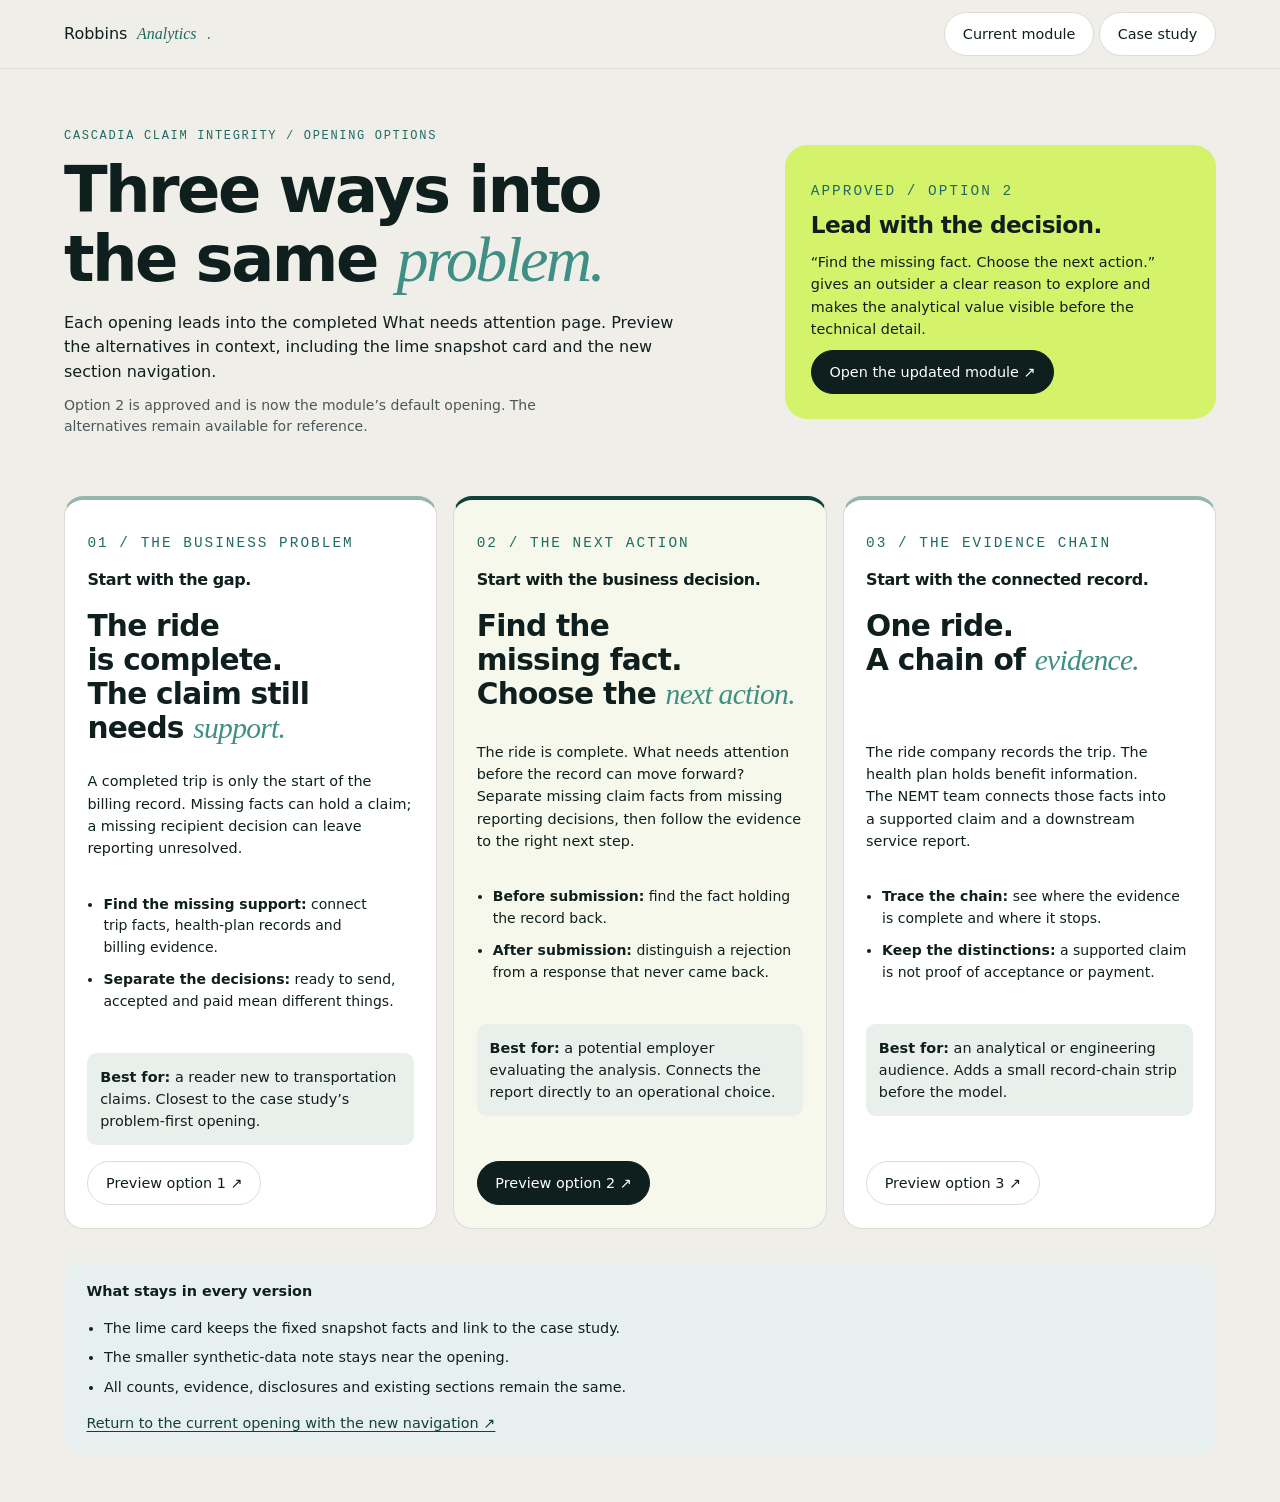
<file: docs/opening-options.html>
<!doctype html>
<html lang="en">
<head>
<meta charset="utf-8">
<meta name="viewport" content="width=device-width, initial-scale=1">
<meta name="robots" content="noindex,nofollow">
<title>Opening options | Cascadia Claim Integrity</title>
<link rel="icon" type="image/svg+xml" href="assets/favicon.svg">
<link rel="stylesheet" href="assets/app.css">
<style>
  .options-hero { display:grid; grid-template-columns:minmax(0,1.6fr) minmax(16rem,1fr); gap:2rem; align-items:center; padding:3rem 0 2rem; }
  .options-hero h1 { font-size:clamp(2.5rem,5vw,4rem); line-height:1.08; max-width:18ch; margin:.7rem 0 1rem; text-wrap:balance; }
  .options-hero h1 em, .hook-card h3 em { font-family:var(--font-serif,Georgia,serif); font-weight:400; color:var(--teal-3); }
  .options-hero p { max-width:60ch; text-wrap:pretty; }
  .recommendation { background:var(--lime,#d4f36b); padding:1.6rem; border-radius:1.4rem; }
  .recommendation h2 { font-size:1.45rem; margin:.5rem 0 .8rem; }
  .recommendation p { font-size:.9rem; }
  .options-grid { display:grid; grid-template-columns:repeat(3,minmax(0,1fr)); gap:1rem; margin:1rem 0 2rem; }
  .hook-card { display:flex; flex-direction:column; padding:1.4rem; border:1px solid var(--line); border-top:4px solid #94b6ad; border-radius:1.2rem; background:white; min-width:0; }
  .hook-card.recommended { border-top-color:var(--teal); background:#f5f8eb; }
  .hook-card h2 { font-size:1rem; margin:.5rem 0 1.2rem; }
  .hook-card h3 { font-size:1.85rem; line-height:1.15; text-wrap:balance; margin:0 0 1rem; min-height:3.6em; }
  .hook-card p { font-size:.9rem; text-wrap:pretty; }
  .hook-card ul { padding-left:1rem; font-size:.875rem; }
  .hook-card li { margin:.65rem 0; text-wrap:pretty; }
  .hook-card .option-fit { margin:1rem 0; padding:.8rem; border-radius:.6rem; background:#e9f0ec; }
  .hook-card .btn { margin-top:auto; align-self:flex-start; }
  .options-scope { padding:1.2rem 1.4rem; background:var(--mist); border-radius:1rem; font-size:.9rem; margin:2rem 0 3rem; }
  .options-scope ul { padding-left:1.1rem; }
  .options-scope li { margin:.45rem 0; }
  @media(max-width:899px) { .options-grid {grid-template-columns:1fr;} .hook-card h3 {min-height:0;max-width:22ch;} .options-hero {grid-template-columns:1fr;} }
  @media(max-width:600px) { .options-hero {padding-top:1.8rem;gap:1rem;} .head-row {flex-wrap:wrap;} .hook-card {padding:1.2rem;} }
</style>
</head>
<body>
<a class="skip" href="#main">Skip to content</a>
<header class="site-head"><div class="container-x head-row">
<a class="wordmark" href="https://www.robbinsanalytics.com/">Robbins <span class="serif">Analytics</span><span class="stop">.</span></a>
<nav aria-label="Preview navigation"><a class="btn" href="index.html?preview=page-navigation#view=a">Current module</a> <a class="btn" href="case-study.html">Case study</a></nav>
</div></header>
<main class="container-x" id="main">
<section class="options-hero">
<div><p class="eyebrow">Cascadia Claim Integrity / Opening options</p>
<h1>Three ways into the same <em>problem.</em></h1>
<p>Each opening leads into the completed What needs attention page. Preview the alternatives in context, including the lime snapshot card and the new section navigation.</p>
<p class="small">Option 2 is approved and is now the module’s default opening. The alternatives remain available for reference.</p></div>
<aside class="recommendation"><p class="eyebrow">Approved / Option 2</p><h2>Lead with the decision.</h2><p>“Find the missing fact. Choose the next action.” gives an outsider a clear reason to explore and makes the analytical value visible before the technical detail.</p><a class="btn btn-dark" href="index.html?preview=default-opening-2#view=a">Open the updated module ↗</a></aside>
</section>
<div class="options-grid">
<article class="hook-card"><p class="eyebrow">01 / The business problem</p><h2>Start with the gap.</h2><h3>The ride is complete.<br>The claim still <span style="white-space:nowrap">needs <em>support.</em></span></h3>
<p>A completed trip is only the start of the billing record. Missing facts can hold a claim; a missing recipient decision can leave reporting unresolved.</p>
<ul><li><strong>Find the missing support:</strong> connect trip facts, health-plan records and billing evidence.</li><li><strong>Separate the decisions:</strong> ready to send, accepted and paid mean different things.</li></ul>
<p class="option-fit"><strong>Best for:</strong> a reader new to transportation claims. Closest to the case study’s problem-first opening.</p><a class="btn" href="index.html?opening=1#view=a">Preview option 1 ↗</a></article>
<article class="hook-card recommended"><p class="eyebrow">02 / The next action</p><h2>Start with the business decision.</h2><h3>Find the missing fact.<br>Choose the <em>next action.</em></h3>
<p>The ride is complete. What needs attention before the record can move forward? Separate missing claim facts from missing reporting decisions, then follow the evidence to the right next step.</p>
<ul><li><strong>Before submission:</strong> find the fact holding the record back.</li><li><strong>After submission:</strong> distinguish a rejection from a response that never came back.</li></ul>
<p class="option-fit"><strong>Best for:</strong> a potential employer evaluating the analysis. Connects the report directly to an operational choice.</p><a class="btn btn-dark" href="index.html?opening=2#view=a">Preview option 2 ↗</a></article>
<article class="hook-card"><p class="eyebrow">03 / The evidence chain</p><h2>Start with the connected record.</h2><h3>One ride.<br>A chain of <em>evidence.</em></h3>
<p>The ride company records the trip. The health plan holds benefit information. The NEMT team connects those facts into a supported claim and a downstream service report.</p>
<ul><li><strong>Trace the chain:</strong> see where the evidence is complete and where it stops.</li><li><strong>Keep the distinctions:</strong> a supported claim is not proof of acceptance or payment.</li></ul>
<p class="option-fit"><strong>Best for:</strong> an analytical or engineering audience. Adds a small record-chain strip before the model.</p><a class="btn" href="index.html?opening=3#view=a">Preview option 3 ↗</a></article>
</div>
<aside class="options-scope"><strong>What stays in every version</strong><ul><li>The lime card keeps the fixed snapshot facts and link to the case study.</li><li>The smaller synthetic-data note stays near the opening.</li><li>All counts, evidence, disclosures and existing sections remain the same.</li></ul><a href="index.html?preview=page-navigation#view=a">Return to the current opening with the new navigation ↗</a></aside>
</main>
</body>
</html>
</file>
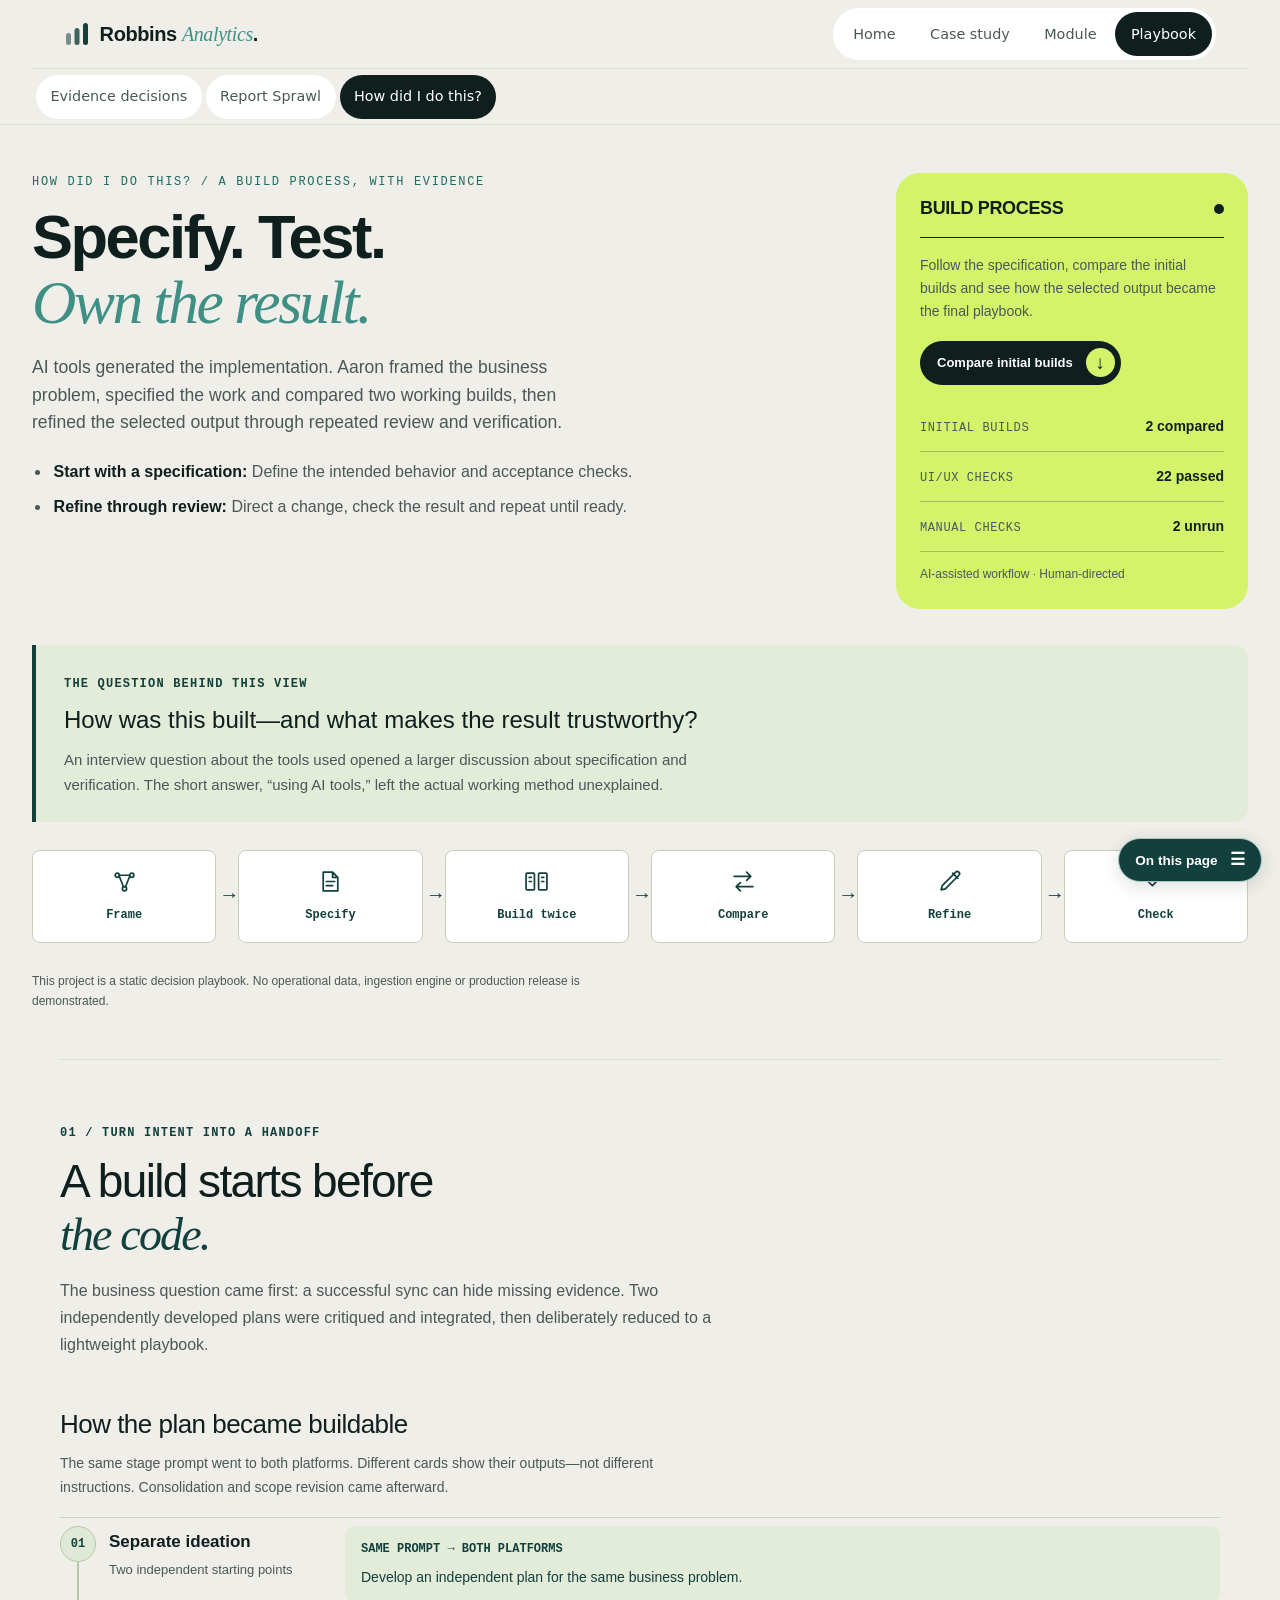
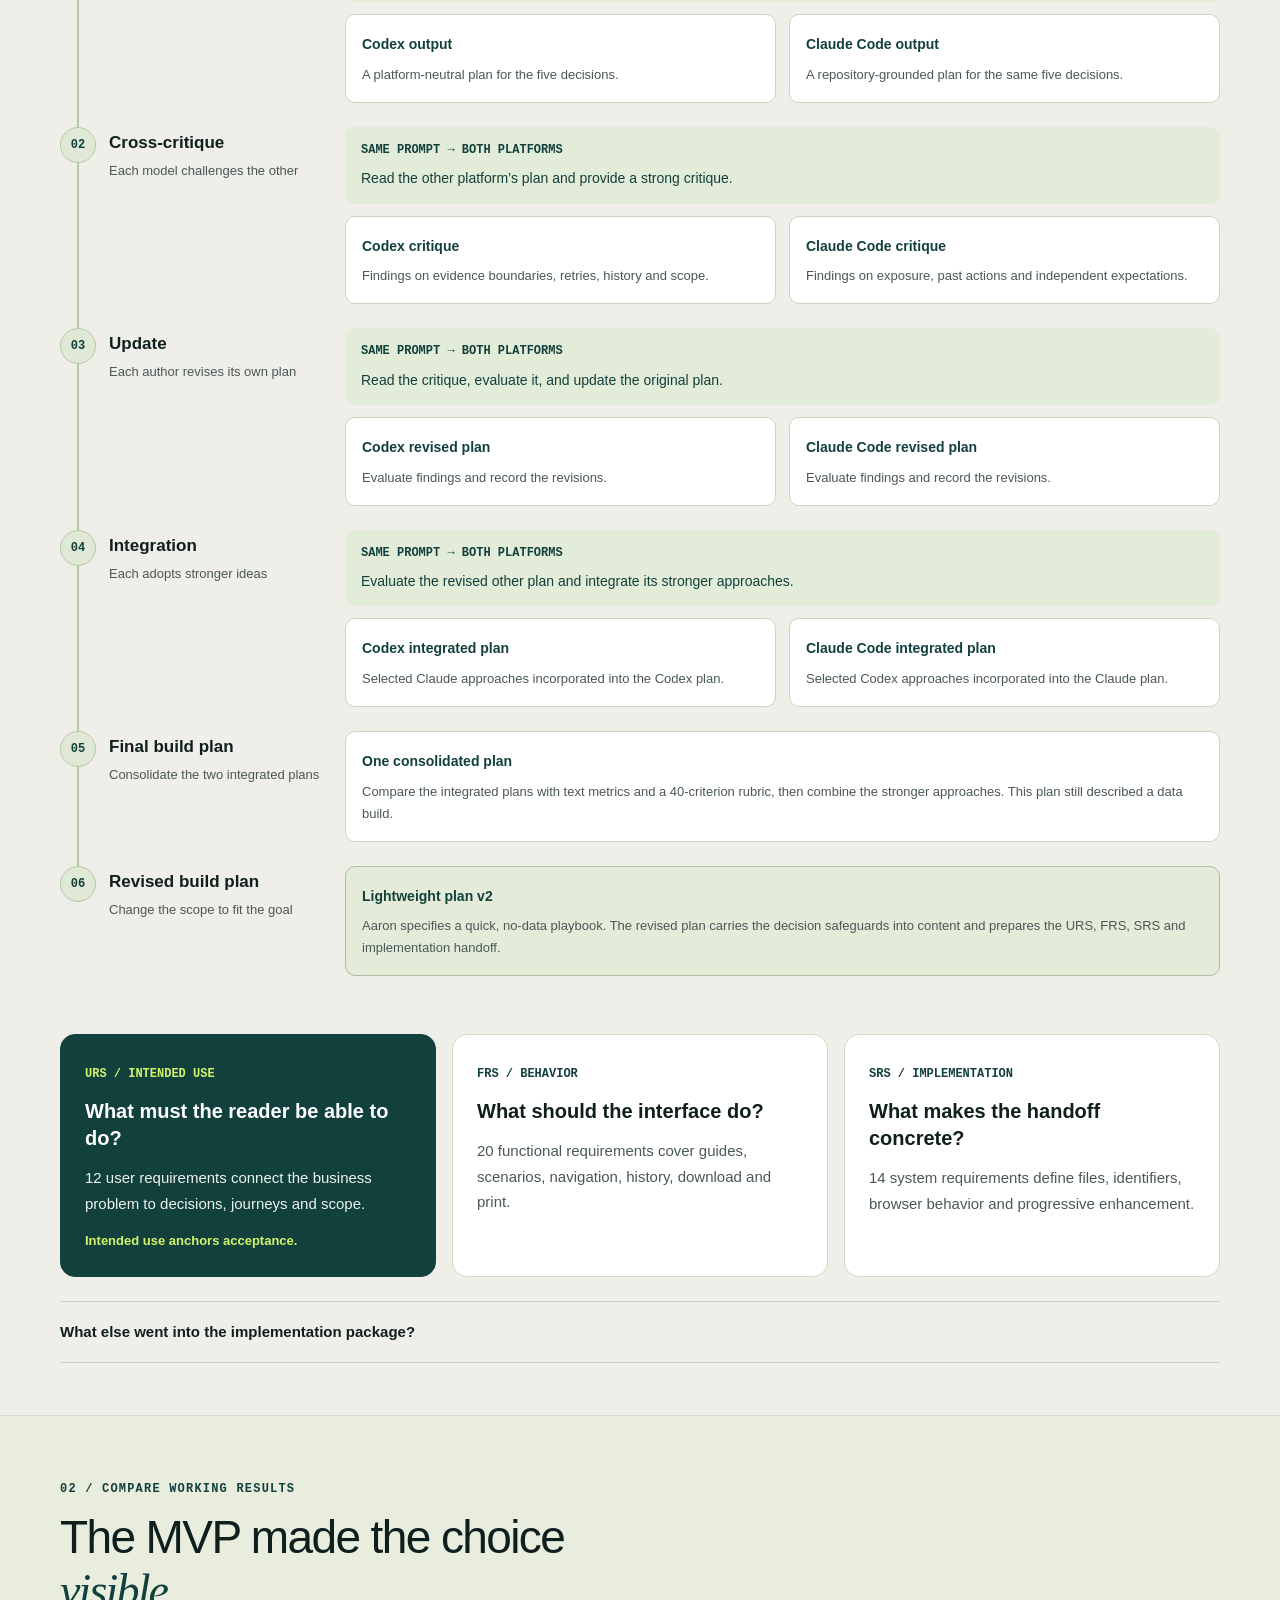
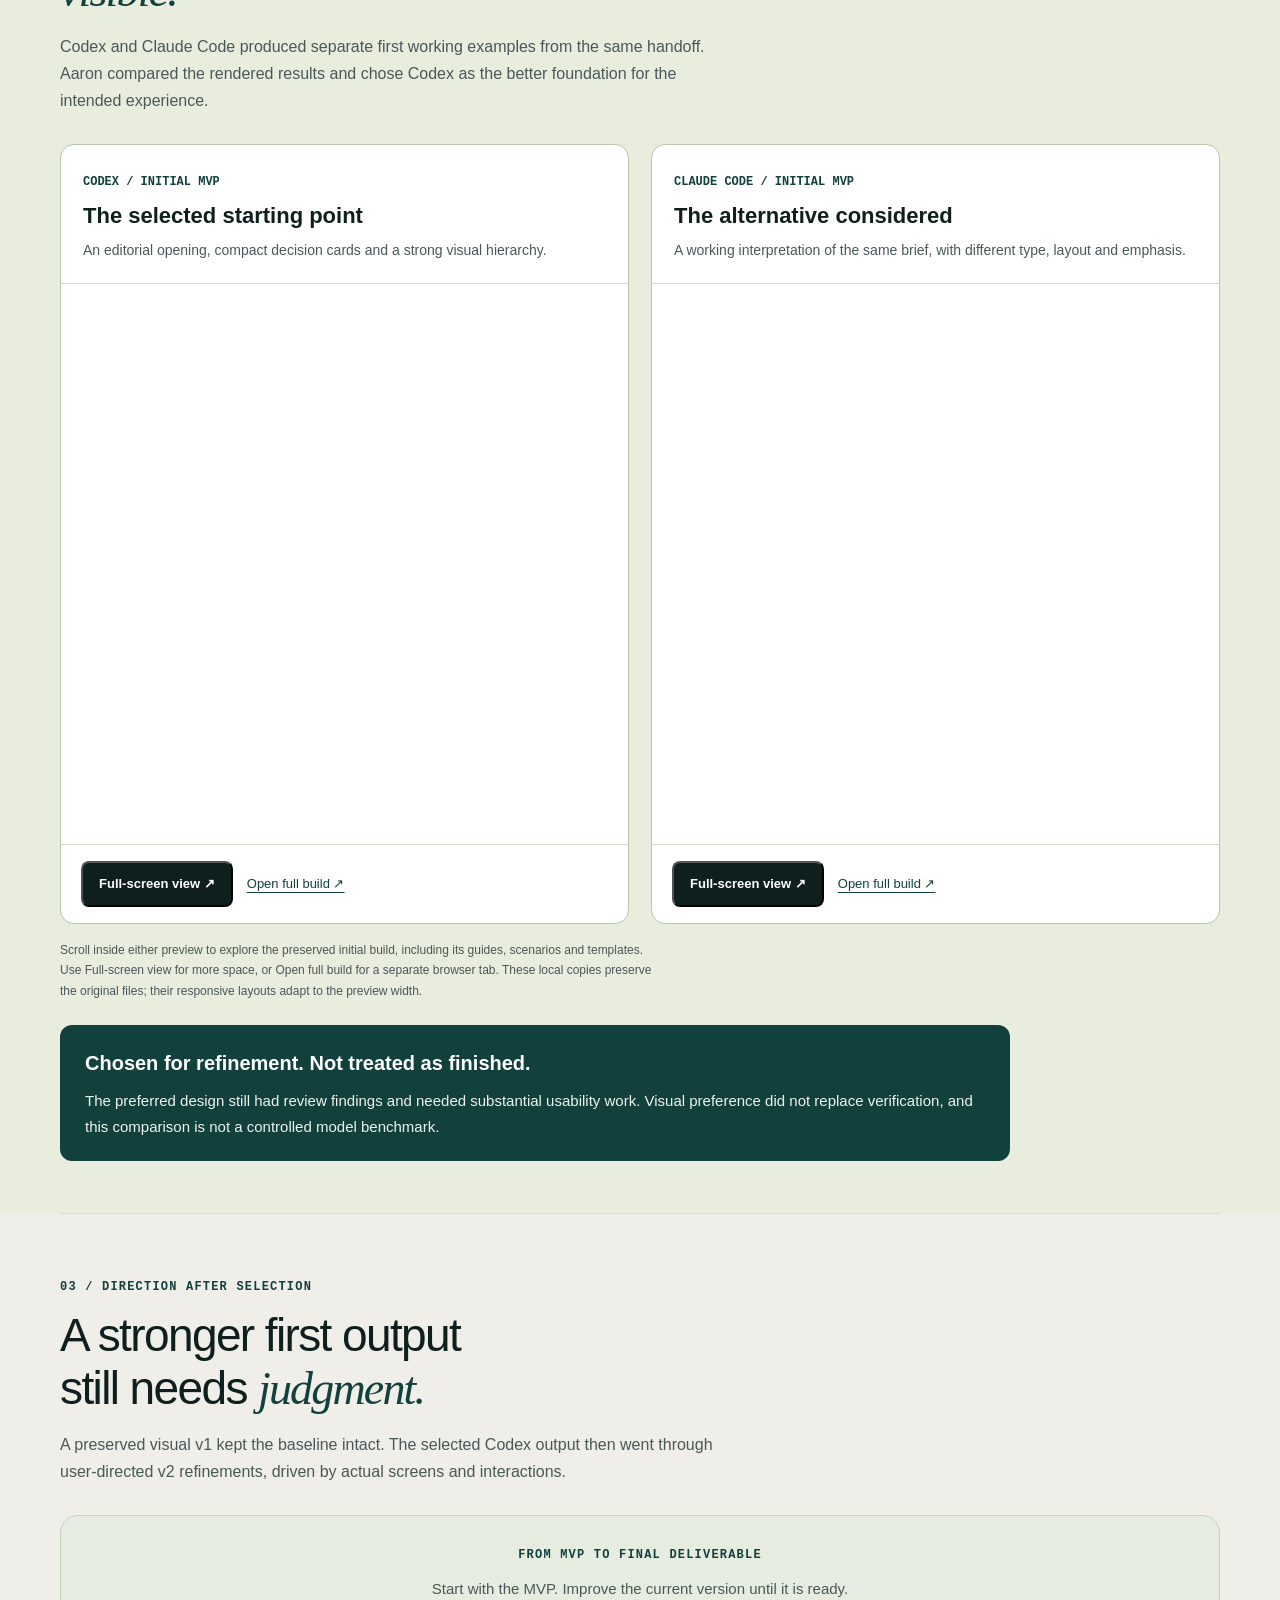
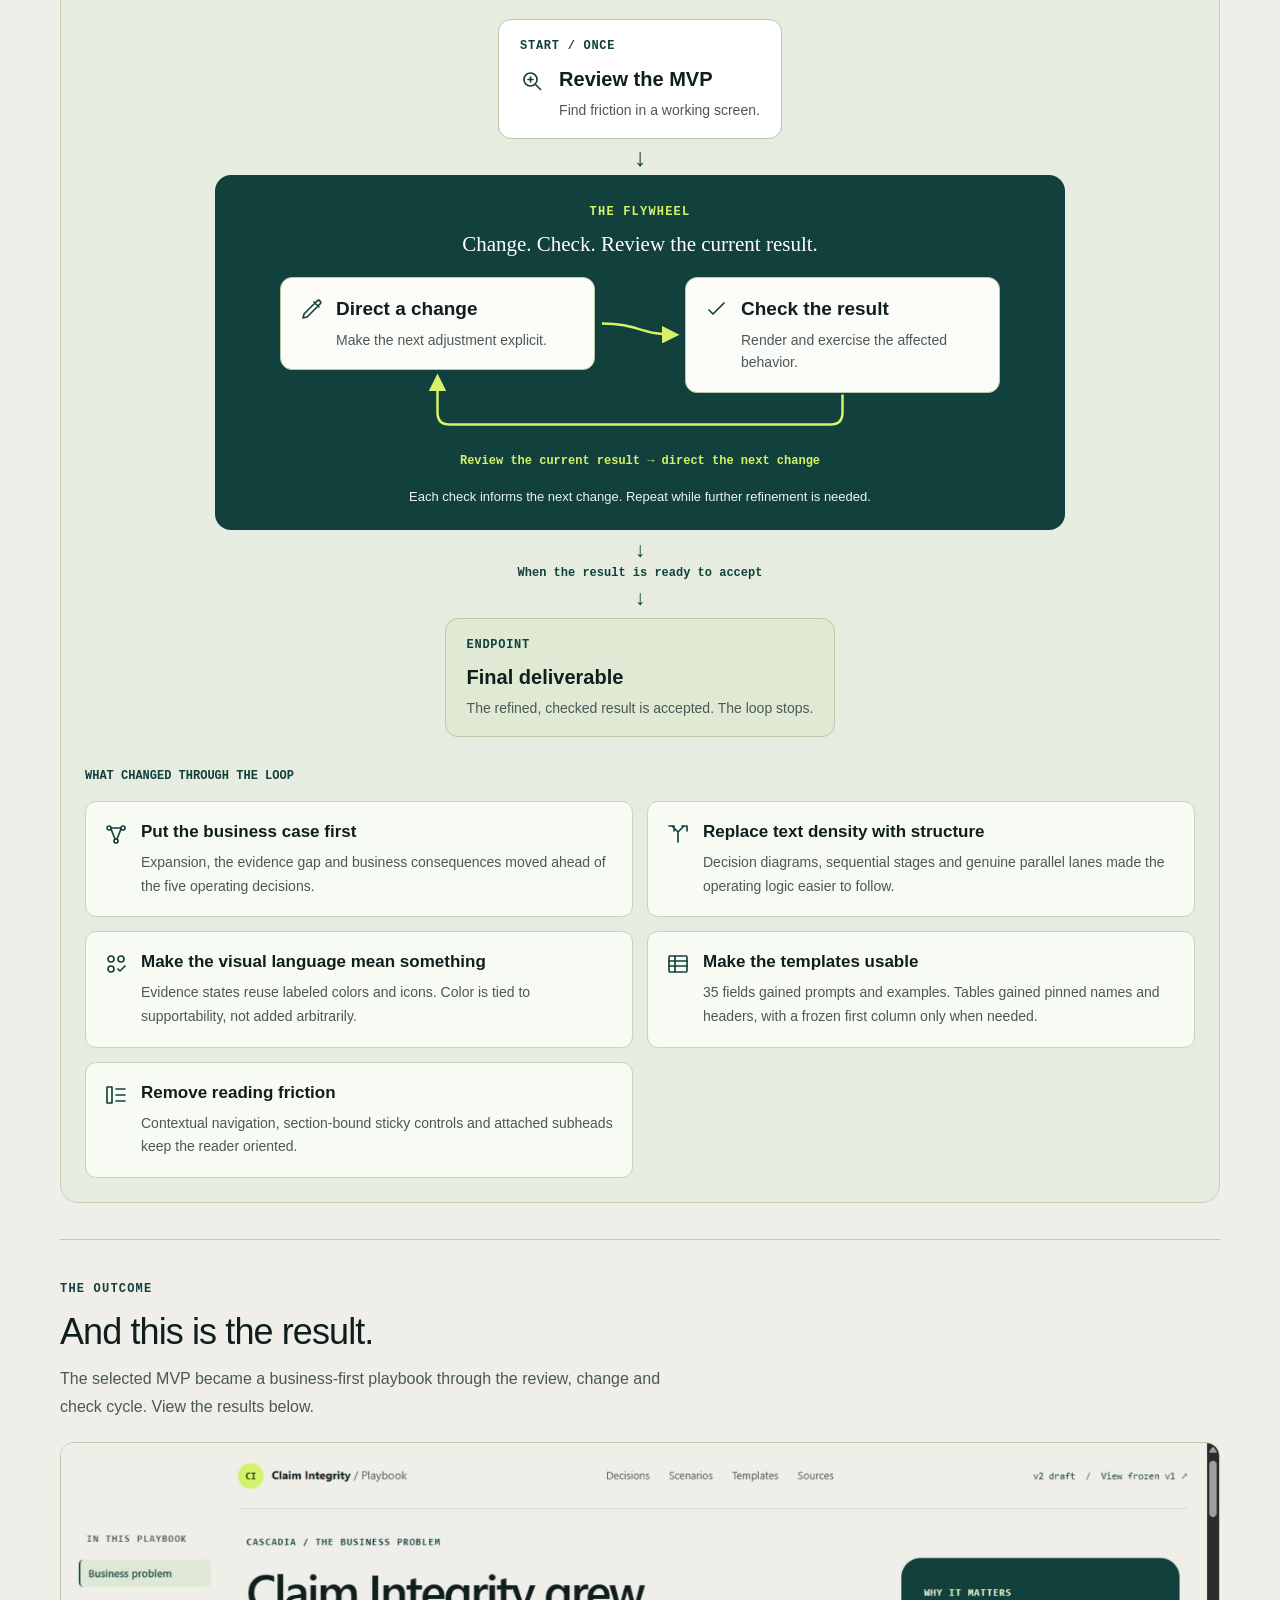
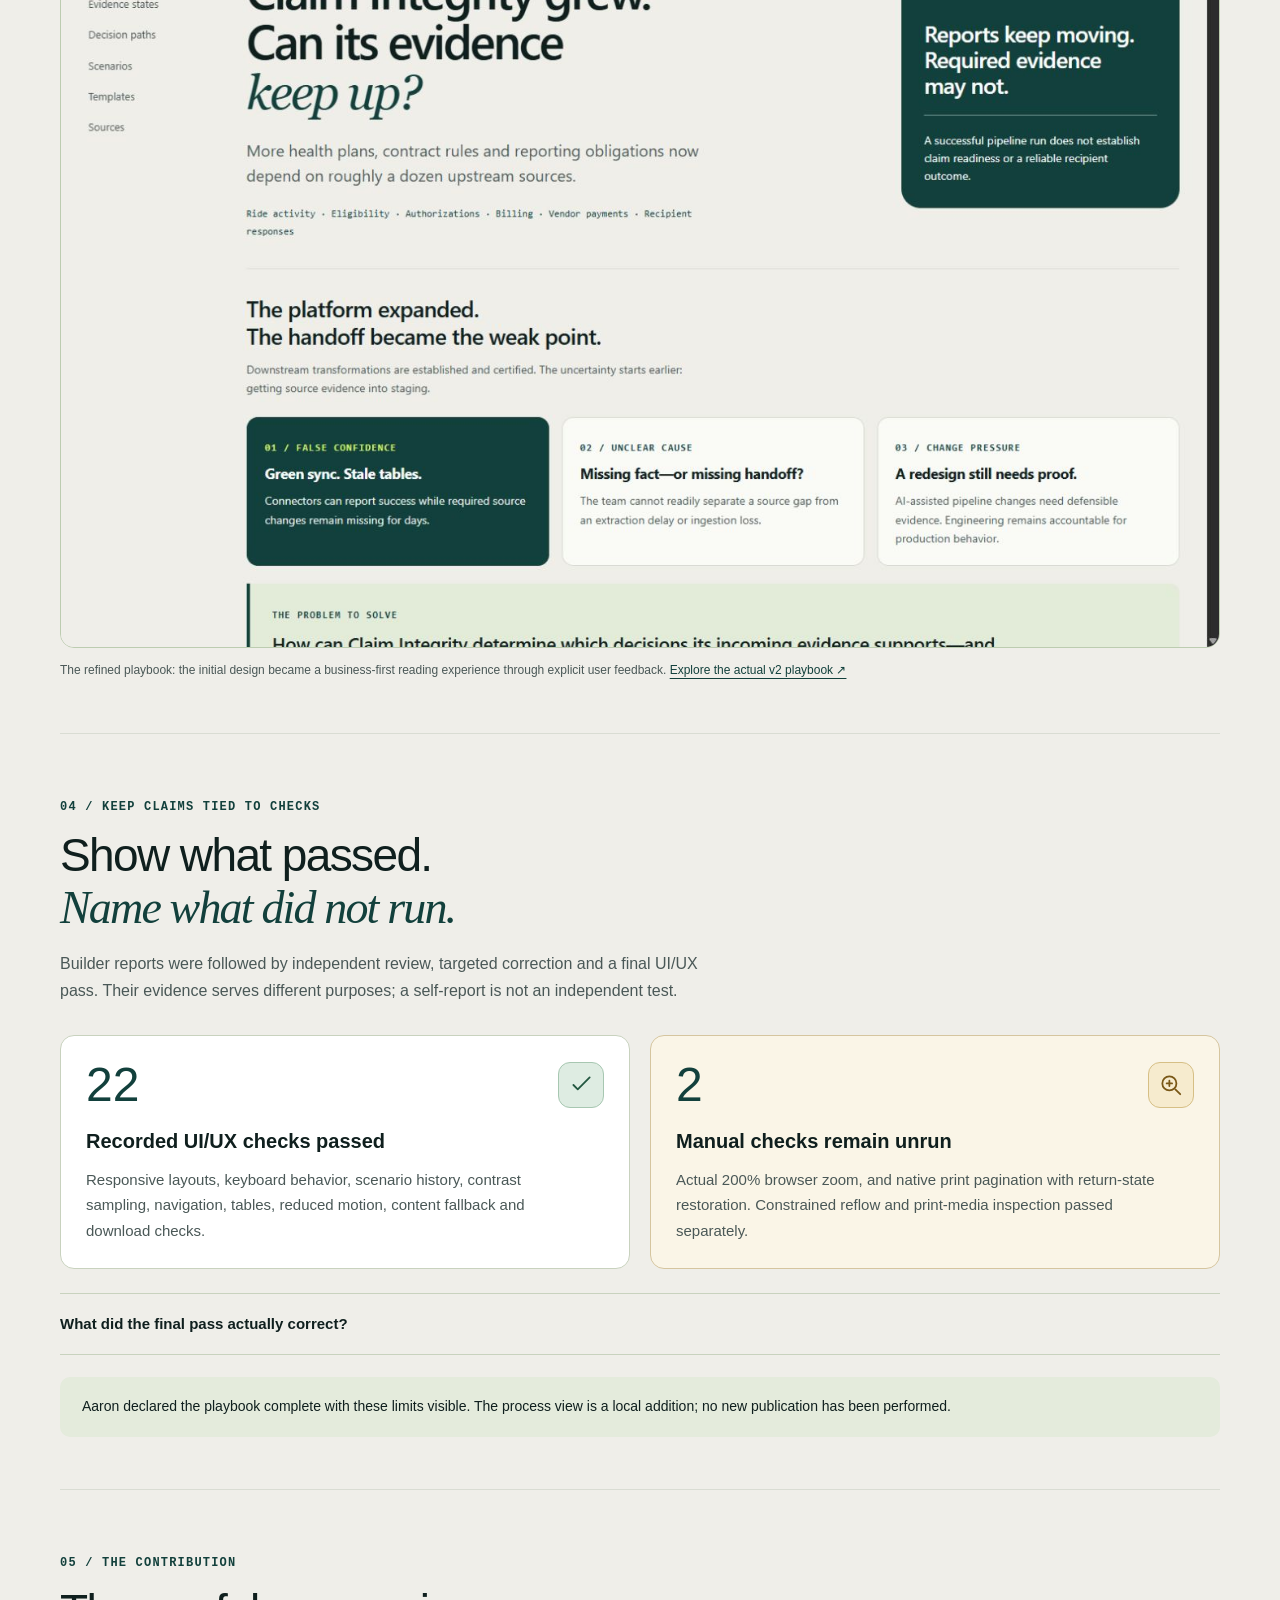
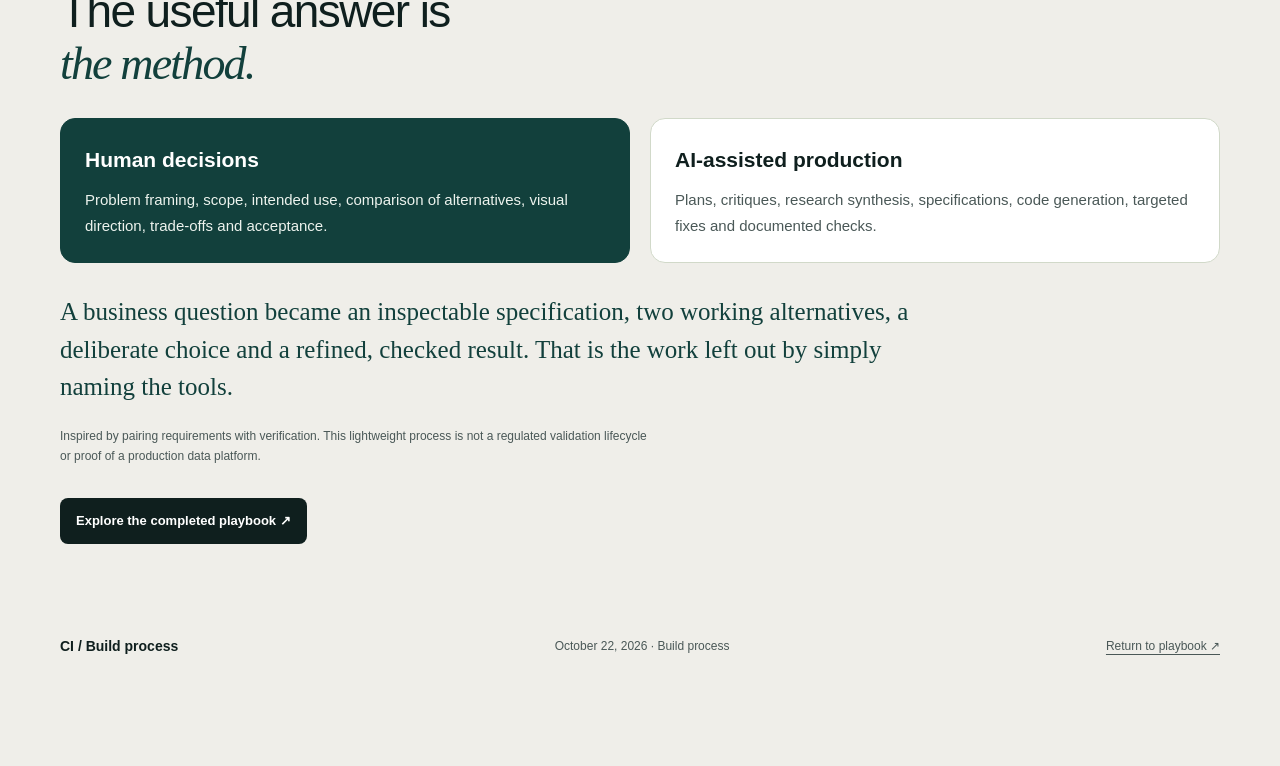
<file: docs/playbook/how-did-i-do-this.html>
<!doctype html><html lang="en"><head><meta charset="utf-8"><meta name="viewport" content="width=device-width,initial-scale=1"><meta name="description" content="How a business problem became a specified, compared, refined and checked AI-assisted playbook."><title>How did I do this? · Claim Integrity Playbook</title><link rel="stylesheet" href="assets/styles.css?v=2-local-check-icons"><link rel="stylesheet" href="assets/integration.css?v=3-consistency"><script src="assets/integration.js?v=4" defer></script><link rel="stylesheet" href="../assets/portfolio-hero.css?v=1">
<link rel="stylesheet" href="../assets/portfolio-subnav.css?v=1">
<link rel="stylesheet" href="assets/reader-consistency.css?v=2-opening"><script src="assets/reader-consistency.js?v=1" defer></script></head><body class="process-page"><a class="skip-link" href="#process-main">Skip to content</a><header class="site-header integrated-header"><div class="portfolio-header-row"><a class="portfolio-wordmark" href="https://www.robbinsanalytics.com/" aria-label="Robbins Analytics home">
      <svg width="26" height="26" viewBox="0 0 26 26" aria-hidden="true"><rect x="2" y="12" width="5" height="12" rx="2.5" fill="#12403c" opacity="0.55"/><rect x="10.5" y="7" width="5" height="17" rx="2.5" fill="#12403c" opacity="0.8"/><rect x="19" y="2" width="5" height="22" rx="2.5" fill="#12403c"/></svg>
      <span class="wm-text">Robbins <span class="serif">Analytics</span><span class="stop">.</span></span>
    </a><nav id="portfolio-nav" class="portfolio-tabs" aria-label="Portfolio navigation"><a href="https://www.robbinsanalytics.com/">Home</a><a href="../case-study.html">Case study</a><a href="../index.html#view=a">Module</a><a href="index.html" aria-current="page">Playbook</a></nav><button class="portfolio-menu-toggle" id="portfolio-menu-toggle" type="button" aria-expanded="false" aria-controls="portfolio-nav" aria-label="Open navigation menu">Menu <span aria-hidden="true">☰</span></button></div><nav class="playbook-tabs" aria-label="Playbook pages"><a href="index.html">Evidence decisions</a><a href="reporting-estate/index.html">Report Sprawl</a><a href="how-did-i-do-this.html" aria-current="page">How did I do this?</a></nav></header><aside class="page-rail"><button class="playbook-contents-toggle" type="button" aria-expanded="false" aria-controls="playbook-contents-panel">On this page <span aria-hidden="true">☰</span></button><div class="playbook-contents-panel" id="playbook-contents-panel"><p class="rail-title">ON THIS PAGE</p><nav aria-label="Process sections"><a href="#process-overview">The approach</a><a href="#specify">Specify the work</a><a href="#compare">Compare the MVPs</a><a href="#refine">Refine the choice</a><a href="#verify">Check the result</a><a href="#ownership">What this demonstrates</a></nav></div></aside>
<main id="process-main" tabindex="-1"><section class="process-hero wrap" id="process-overview"><div class="process-hero-copy"><p class="eyebrow">HOW DID I DO THIS? / A BUILD PROCESS, WITH EVIDENCE</p><h1>Specify. Test.<br><em>Own the result.</em></h1><p class="process-lede">AI tools generated the implementation. Aaron framed the business problem, specified the work and compared two working builds, then refined the selected output through repeated review and verification.</p><ul class="playbook-opening-points"><li><strong>Start with a specification:</strong> Define the intended behavior and acceptance checks.</li><li><strong>Refine through review:</strong> Direct a change, check the result and repeat until ready.</li></ul></div><aside class="playbook-summary" aria-label="Build process summary"><div class="playbook-summary-head"><h2>Build process</h2><span class="playbook-summary-dot" aria-hidden="true"></span></div><p>Follow the specification, compare the initial builds and see how the selected output became the final playbook.</p><a class="playbook-summary-action" href="#compare">Compare initial builds<span aria-hidden="true">↓</span></a><dl class="playbook-summary-facts"><div><dt>Initial builds</dt><dd>2 compared</dd></div><div><dt>UI/UX checks</dt><dd>22 passed</dd></div><div><dt>Manual checks</dt><dd>2 unrun</dd></div></dl><p class="playbook-summary-scope">AI-assisted workflow · Human-directed</p></aside><aside class="interview-context"><span class="eyebrow">THE QUESTION BEHIND THIS VIEW</span><h2>How was this built—and what makes the result trustworthy?</h2><p>An interview question about the tools used opened a larger discussion about specification and verification. The short answer, “using AI tools,” left the actual working method unexplained.</p></aside><ol class="process-route" aria-label="Build sequence"><li><svg class="icon" viewBox="0 0 24 24" fill="none" stroke="currentColor" stroke-width="1.65" stroke-linecap="round" stroke-linejoin="round" aria-hidden="true"><circle cx="5" cy="6" r="2"/><circle cx="19" cy="6" r="2"/><circle cx="12" cy="19" r="2"/><path d="m7 7 4 10m6-10-4 10M7 6h10"/></svg><span>Frame</span></li><li><svg class="icon" viewBox="0 0 24 24" fill="none" stroke="currentColor" stroke-width="1.65" stroke-linecap="round" stroke-linejoin="round" aria-hidden="true"><path d="M14 3H5v18h14V8l-5-5Zm0 0v5h5M8 12h8M8 16h6"/></svg><span>Specify</span></li><li><svg class="icon" viewBox="0 0 24 24" fill="none" stroke="currentColor" stroke-width="1.65" stroke-linecap="round" stroke-linejoin="round" aria-hidden="true"><rect x="2" y="4" width="8" height="16" rx="1"/><rect x="14" y="4" width="8" height="16" rx="1"/><path d="M5 8h2m10 0h2M5 12h2m10 0h2"/></svg><span>Build twice</span></li><li><svg class="icon" viewBox="0 0 24 24" fill="none" stroke="currentColor" stroke-width="1.65" stroke-linecap="round" stroke-linejoin="round" aria-hidden="true"><path d="M3 7h16m-4-4 4 4-4 4M21 17H5m4-4-4 4 4 4"/></svg><span>Compare</span></li><li><svg class="icon" viewBox="0 0 24 24" fill="none" stroke="currentColor" stroke-width="1.65" stroke-linecap="round" stroke-linejoin="round" aria-hidden="true"><path d="m15 4 5 5M4 20l4-1L21 6a2 2 0 0 0-3-3L5 16l-1 4Z"/></svg><span>Refine</span></li><li><svg class="icon" viewBox="0 0 24 24" fill="none" stroke="currentColor" stroke-width="1.65" stroke-linecap="round" stroke-linejoin="round" aria-hidden="true"><path d="m5 12 4 4L20 5"/></svg><span>Check</span></li></ol><p class="scope-line">This project is a static decision playbook. No operational data, ingestion engine or production release is demonstrated.</p></section>
<section class="process-section wrap" id="specify"><p class="eyebrow">01 / TURN INTENT INTO A HANDOFF</p><h2>A build starts before<br><em>the code.</em></h2><p class="section-intro">The business question came first: a successful sync can hide missing evidence. Two independently developed plans were critiqued and integrated, then deliberately reduced to a lightweight playbook.</p><div class="ideation-history" aria-labelledby="ideation-title"><div class="ideation-heading"><h3 id="ideation-title">How the plan became buildable</h3><p class="ideation-intro">The same stage prompt went to both platforms. Different cards show their outputs—not different instructions. Consolidation and scope revision came afterward.</p></div><ol class="ideation-flow"><li><div class="ideation-stage"><span class="ideation-number">01</span><div><h4>Separate ideation</h4><p>Two independent starting points</p></div></div><div class="paired-stage"><p class="shared-prompt"><strong>SAME PROMPT → BOTH PLATFORMS</strong><span>Develop an independent plan for the same business problem.</span></p><div class="ideation-outputs"><div><strong>Codex output</strong><p>A platform-neutral plan for the five decisions.</p></div><div><strong>Claude Code output</strong><p>A repository-grounded plan for the same five decisions.</p></div></div></div></li><li><div class="ideation-stage"><span class="ideation-number">02</span><div><h4>Cross-critique</h4><p>Each model challenges the other</p></div></div><div class="paired-stage"><p class="shared-prompt"><strong>SAME PROMPT → BOTH PLATFORMS</strong><span>Read the other platform’s plan and provide a strong critique.</span></p><div class="ideation-outputs"><div><strong>Codex critique</strong><p>Findings on evidence boundaries, retries, history and scope.</p></div><div><strong>Claude Code critique</strong><p>Findings on exposure, past actions and independent expectations.</p></div></div></div></li><li><div class="ideation-stage"><span class="ideation-number">03</span><div><h4>Update</h4><p>Each author revises its own plan</p></div></div><div class="paired-stage"><p class="shared-prompt"><strong>SAME PROMPT → BOTH PLATFORMS</strong><span>Read the critique, evaluate it, and update the original plan.</span></p><div class="ideation-outputs"><div><strong>Codex revised plan</strong><p>Evaluate findings and record the revisions.</p></div><div><strong>Claude Code revised plan</strong><p>Evaluate findings and record the revisions.</p></div></div></div></li><li><div class="ideation-stage"><span class="ideation-number">04</span><div><h4>Integration</h4><p>Each adopts stronger ideas</p></div></div><div class="paired-stage"><p class="shared-prompt"><strong>SAME PROMPT → BOTH PLATFORMS</strong><span>Evaluate the revised other plan and integrate its stronger approaches.</span></p><div class="ideation-outputs"><div><strong>Codex integrated plan</strong><p>Selected Claude approaches incorporated into the Codex plan.</p></div><div><strong>Claude Code integrated plan</strong><p>Selected Codex approaches incorporated into the Claude plan.</p></div></div></div></li><li><div class="ideation-stage"><span class="ideation-number">05</span><div><h4>Final build plan</h4><p>Consolidate the two integrated plans</p></div></div><div class="ideation-outputs single-output"><div><strong>One consolidated plan</strong><p>Compare the integrated plans with text metrics and a 40-criterion rubric, then combine the stronger approaches. This plan still described a data build.</p></div></div></li><li><div class="ideation-stage"><span class="ideation-number">06</span><div><h4>Revised build plan</h4><p>Change the scope to fit the goal</p></div></div><div class="ideation-outputs single-output"><div><strong>Lightweight plan v2</strong><p>Aaron specifies a quick, no-data playbook. The revised plan carries the decision safeguards into content and prepares the URS, FRS, SRS and implementation handoff.</p></div></div></li></ol></div><div class="spec-grid"><article class="spec-anchor"><span class="spec-label">URS / INTENDED USE</span><h3>What must the reader be able to do?</h3><p>12 user requirements connect the business problem to decisions, journeys and scope. <strong class="spec-reason">Intended use anchors acceptance.</strong></p></article><article><span class="spec-label">FRS / BEHAVIOR</span><h3>What should the interface do?</h3><p>20 functional requirements cover guides, scenarios, navigation, history, download and print.</p></article><article><span class="spec-label">SRS / IMPLEMENTATION</span><h3>What makes the handoff concrete?</h3><p>14 system requirements define files, identifiers, browser behavior and progressive enhancement.</p></article></div><details class="process-detail"><summary>What else went into the implementation package?</summary><ul><li>Complete copy, three scenarios, five templates and five bounded primary-source references.</li><li>Inherited UI/UX standards, a traceability register and 30 original acceptance cases.</li><li>Written implementation and verification prompts, with input file identities.</li></ul><p>The purpose was to reduce inference for a lower-cost implementation model. No measured token-cost saving is claimed.</p></details></section>
<section class="process-section compare-section" id="compare"><div class="wrap"><p class="eyebrow">02 / COMPARE WORKING RESULTS</p><h2>The MVP made the choice<br><em>visible.</em></h2><p class="section-intro">Codex and Claude Code produced separate first working examples from the same handoff. Aaron compared the rendered results and chose Codex as the better foundation for the intended experience.</p><div class="mvp-grid"><figure><figcaption><span class="build-label">CODEX / INITIAL MVP</span><h3>The selected starting point</h3><p>An editorial opening, compact decision cards and a strong visual hierarchy.</p></figcaption><div class="mvp-preview"><iframe src="assets/process/mvps/codex/index.html" title="Initial Codex MVP — scrollable preview" loading="lazy" sandbox="allow-scripts allow-downloads"></iframe></div><div class="mvp-actions"><button type="button" class="button button-primary" data-open-mvp="assets/process/mvps/codex/index.html" data-build-label="Codex" hidden>Full-screen view ↗</button><a href="assets/process/mvps/codex/index.html" target="_blank" rel="noopener" class="mvp-open-link">Open full build ↗</a></div></figure><figure><figcaption><span class="build-label">CLAUDE CODE / INITIAL MVP</span><h3>The alternative considered</h3><p>A working interpretation of the same brief, with different type, layout and emphasis.</p></figcaption><div class="mvp-preview"><iframe src="assets/process/mvps/claude/index.html" title="Initial Claude Code MVP — scrollable preview" loading="lazy" sandbox="allow-scripts allow-downloads"></iframe></div><div class="mvp-actions"><button type="button" class="button button-primary" data-open-mvp="assets/process/mvps/claude/index.html" data-build-label="Claude Code" hidden>Full-screen view ↗</button><a href="assets/process/mvps/claude/index.html" target="_blank" rel="noopener" class="mvp-open-link">Open full build ↗</a></div></figure></div><p class="image-provenance">Scroll inside either preview to explore the preserved initial build, including its guides, scenarios and templates. Use Full-screen view for more space, or Open full build for a separate browser tab. These local copies preserve the original files; their responsive layouts adapt to the preview width.</p><div class="selection-note"><strong>Chosen for refinement. Not treated as finished.</strong><p>The preferred design still had review findings and needed substantial usability work. Visual preference did not replace verification, and this comparison is not a controlled model benchmark.</p></div></div></section>
<section class="process-section wrap" id="refine"><p class="eyebrow">03 / DIRECTION AFTER SELECTION</p><h2>A stronger first output<br>still needs <em>judgment.</em></h2><p class="section-intro">A preserved visual v1 kept the baseline intact. The selected Codex output then went through user-directed v2 refinements, driven by actual screens and interactions.</p><div class="refinement-diagram" aria-label="User-directed refinement loop"><div class="delivery-framework" role="group" aria-labelledby="delivery-framework-title"><div class="delivery-heading"><span class="eyebrow" id="delivery-framework-title">FROM MVP TO FINAL DELIVERABLE</span><p>Start with the MVP. Improve the current version until it is ready.</p></div><div class="delivery-start"><span class="delivery-stage-label">START / ONCE</span><svg class="icon" viewBox="0 0 24 24" fill="none" stroke="currentColor" stroke-width="1.65" stroke-linecap="round" stroke-linejoin="round" aria-hidden="true"><circle cx="10.5" cy="10.5" r="6.5"/><path d="m16 16 4.5 4.5M8 10.5h5m-2.5-2.5v5"/></svg><h3>Review the MVP</h3><p>Find friction in a working screen.</p></div><div class="delivery-connector" aria-hidden="true">↓</div><div class="delivery-wheel"><div class="delivery-wheel-heading"><span class="eyebrow">THE FLYWHEEL</span><p>Change. Check. Review the current result.</p></div><div class="delivery-cycle"><ol class="delivery-steps"><li><svg class="icon" viewBox="0 0 24 24" fill="none" stroke="currentColor" stroke-width="1.65" stroke-linecap="round" stroke-linejoin="round" aria-hidden="true"><path d="m15 4 5 5M4 20l4-1L21 6a2 2 0 0 0-3-3L5 16l-1 4Z"/></svg><h3>Direct a change</h3><p>Make the next adjustment explicit.</p></li><li><svg class="icon" viewBox="0 0 24 24" fill="none" stroke="currentColor" stroke-width="1.65" stroke-linecap="round" stroke-linejoin="round" aria-hidden="true"><path d="m5 12 4 4L20 5"/></svg><h3>Check the result</h3><p>Render and exercise the affected behavior.</p></li></ol><svg class="delivery-cycle-arrows" viewBox="0 0 1000 300" preserveAspectRatio="none" aria-hidden="true"><defs><marker id="delivery-cycle-tip" viewBox="0 0 10 10" refX="8" refY="5" markerWidth="7" markerHeight="7" orient="auto"><path d="M0 0 10 5 0 10Z"/></marker></defs><path d="M415 90 H580" marker-end="url(#delivery-cycle-tip)"/><path d="M795 185 V221 Q795 260 755 260 H245 Q205 260 205 221 V193" marker-end="url(#delivery-cycle-tip)"/></svg><svg class="delivery-cycle-arrows-mobile" viewBox="0 0 44 1000" preserveAspectRatio="none" aria-hidden="true"><defs><marker id="delivery-cycle-tip-mobile" viewBox="0 0 10 10" refX="8" refY="5" markerWidth="7" markerHeight="7" orient="auto"><path d="M0 0 10 5 0 10Z"/></marker></defs><path d="M44 780 H23 Q8 780 8 755 V245 Q8 220 23 220 H41" marker-end="url(#delivery-cycle-tip-mobile)"/></svg><p class="delivery-review-label">Review the current result → direct the next change</p></div><p class="delivery-wheel-note">Each check informs the next change. Repeat while further refinement is needed.</p></div><div class="delivery-exit"><span aria-hidden="true">↓</span><p>When the result is ready to accept</p><span aria-hidden="true">↓</span></div><div class="delivery-end"><span class="delivery-stage-label">ENDPOINT</span><h3>Final deliverable</h3><p>The refined, checked result is accepted. The loop stops.</p></div></div><p class="refinement-topics-label">WHAT CHANGED THROUGH THE LOOP</p><ol class="refinement-list"><li><svg class="icon" viewBox="0 0 24 24" fill="none" stroke="currentColor" stroke-width="1.65" stroke-linecap="round" stroke-linejoin="round" aria-hidden="true"><circle cx="5" cy="6" r="2"/><circle cx="19" cy="6" r="2"/><circle cx="12" cy="19" r="2"/><path d="m7 7 4 10m6-10-4 10M7 6h10"/></svg><div><h3>Put the business case first</h3><p>Expansion, the evidence gap and business consequences moved ahead of the five operating decisions.</p></div></li><li><svg class="icon" viewBox="0 0 24 24" fill="none" stroke="currentColor" stroke-width="1.65" stroke-linecap="round" stroke-linejoin="round" aria-hidden="true"><path d="M12 20V10M12 10 6 4m6 6 6-6M3 4h5v5m8-5h5v5"/></svg><div><h3>Replace text density with structure</h3><p>Decision diagrams, sequential stages and genuine parallel lanes made the operating logic easier to follow.</p></div></li><li><svg class="icon" viewBox="0 0 24 24" fill="none" stroke="currentColor" stroke-width="1.65" stroke-linecap="round" stroke-linejoin="round" aria-hidden="true"><circle cx="7" cy="7" r="3"/><circle cx="17" cy="7" r="3"/><circle cx="7" cy="17" r="3"/><path d="m14 17 2 2 5-5"/></svg><div><h3>Make the visual language mean something</h3><p>Evidence states reuse labeled colors and icons. Color is tied to supportability, not added arbitrarily.</p></div></li><li><svg class="icon" viewBox="0 0 24 24" fill="none" stroke="currentColor" stroke-width="1.65" stroke-linecap="round" stroke-linejoin="round" aria-hidden="true"><rect x="3" y="4" width="18" height="16" rx="1"/><path d="M3 9h18M9 4v16M3 14h18"/></svg><div><h3>Make the templates usable</h3><p>35 fields gained prompts and examples. Tables gained pinned names and headers, with a frozen first column only when needed.</p></div></li><li><svg class="icon" viewBox="0 0 24 24" fill="none" stroke="currentColor" stroke-width="1.65" stroke-linecap="round" stroke-linejoin="round" aria-hidden="true"><path d="M3 4h5v16H3zM12 6h9M12 12h9M12 18h9"/></svg><div><h3>Remove reading friction</h3><p>Contextual navigation, section-bound sticky controls and attached subheads keep the reader oriented.</p></div></li></ol></div><div class="build-outcome" aria-labelledby="build-outcome-title"><p class="eyebrow">THE OUTCOME</p><h3 id="build-outcome-title">And this is the result.</h3><p>The selected MVP became a business-first playbook through the review, change and check cycle. View the results below.</p></div><figure class="refined-figure"><a href="index.html#overview" aria-label="Open the refined v2 playbook"><img src="assets/process/refined-v2.png" width="1440" height="1000" alt="Refined v2 opening with business-first framing, a persistent reading index and three issue cards." loading="lazy"></a><figcaption>The refined playbook: the initial design became a business-first reading experience through explicit user feedback. <a href="index.html#overview">Explore the actual v2 playbook ↗</a></figcaption></figure></section>
<section class="process-section wrap" id="verify"><p class="eyebrow">04 / KEEP CLAIMS TIED TO CHECKS</p><h2>Show what passed.<br><em>Name what did not run.</em></h2><p class="section-intro">Builder reports were followed by independent review, targeted correction and a final UI/UX pass. Their evidence serves different purposes; a self-report is not an independent test.</p><div class="check-grid"><article><div class="check-card-top"><span class="check-count">22</span><span class="check-symbol"><svg class="icon " viewBox="0 0 24 24" fill="none" stroke="currentColor" stroke-width="1.65" stroke-linecap="round" stroke-linejoin="round" aria-hidden="true"><path d="m5 12 4 4L20 5"/></svg></span></div><h3>Recorded UI/UX checks passed</h3><p>Responsive layouts, keyboard behavior, scenario history, contrast sampling, navigation, tables, reduced motion, content fallback and download checks.</p></article><article class="manual-checks"><div class="check-card-top"><span class="check-count">2</span><span class="check-symbol"><svg class="icon " viewBox="0 0 24 24" fill="none" stroke="currentColor" stroke-width="1.65" stroke-linecap="round" stroke-linejoin="round" aria-hidden="true"><circle cx="10.5" cy="10.5" r="6.5"/><path d="m16 16 4.5 4.5M8 10.5h5m-2.5-2.5v5"/></svg></span></div><h3>Manual checks remain unrun</h3><p>Actual 200% browser zoom, and native print pagination with return-state restoration. Constrained reflow and print-media inspection passed separately.</p></article></div><details class="process-detail"><summary>What did the final pass actually correct?</summary><ul><li>Small diagram and caption text was raised to the 12px floor.</li><li>The skip link now transfers keyboard focus into the main content.</li><li>Sideways-scroll hints appear only when the table actually overflows.</li></ul><p>The original 30 functional acceptance cases were not all rerun. No WCAG certification, complete security audit or production data validation is claimed.</p></details><p class="completion-note">Aaron declared the playbook complete with these limits visible. The process view is a local addition; no new publication has been performed.</p></section>
<section class="process-section wrap" id="ownership"><p class="eyebrow">05 / THE CONTRIBUTION</p><h2>The useful answer is<br><em>the method.</em></h2><div class="ownership-grid"><article class="human-decisions"><h3>Human decisions</h3><p>Problem framing, scope, intended use, comparison of alternatives, visual direction, trade-offs and acceptance.</p></article><article><h3>AI-assisted production</h3><p>Plans, critiques, research synthesis, specifications, code generation, targeted fixes and documented checks.</p></article></div><p class="method-statement">A business question became an inspectable specification, two working alternatives, a deliberate choice and a refined, checked result. That is the work left out by simply naming the tools.</p><p class="scope-line">Inspired by pairing requirements with verification. This lightweight process is not a regulated validation lifecycle or proof of a production data platform.</p><a class="button button-primary" href="index.html">Explore the completed playbook ↗</a></section></main><footer class="site-footer"><div class="wrap"><span class="brand">CI / Build process</span><p>October 22, 2026 · Build process</p><a href="index.html">Return to playbook ↗</a></div></footer><dialog class="mvp-dialog" aria-labelledby="mvp-dialog-title"><div class="mvp-dialog-bar"><h2 id="mvp-dialog-title">Initial MVP</h2><button type="button" class="button button-secondary" data-close-mvp>Close full-screen view ×</button></div><iframe title="Full-screen initial MVP" sandbox="allow-scripts allow-downloads"></iframe></dialog><script src="assets/process-view.js?v=local-proportional" defer></script></body></html>
</file>
<file: docs/assets/app.css>
/* Cascadia Claim Integrity. Page chrome follows the Felix design system (cascadia-standards/design-system/felix-design-system.md v1.0);
   charts and data tables inside it follow VIZ-PRINCIPLES / CHART-REVIEW v2.9. Boundary recorded in governance/chart-review.md:
   Felix governs the page, cards, navigation, controls and typography outside a chart; Cascadia governs every chart canvas, its
   finding title, annotation, provenance strip and its data table. Minimum text 12 px everywhere. Light scheme only (VIZ 5.7). */
:root {
  color-scheme: light;
  --paper: #efeee9; --white: #ffffff; --mist: #e8f0ef; --mist-2: #f1f6f5; --line: #dedcd5;
  --ink: #0f1f1e; --ink-soft: #4a5857; --muted: #6b7877; --teal: #12403c; --teal-2: #1f6b63; --teal-3: #3f8f85;
  --lime: #d4f36b; --lime-2: #c2e84a;
  /* Cascadia chart palette */
  --evergreen: #1E7A4C; --glacier: #4C8BC0; --madrona: #C05A2E; --lupine: #7B68AE; --lichen: #9C7A20; --rain: #9AA6A0;
  --basalt: #232B27; --slate: #5B6660; --mist-grid: #E4E7E3; --chart-paper: #FCFCFA;
  --madrona-text: #BA572D; --lichen-text: #90701D; --glacier-text: #4279A7;
  --font-sans: Inter, "Segoe UI", system-ui, -apple-system, "Helvetica Neue", Arial, sans-serif;
  --font-display: "Inter Tight", Inter, "Segoe UI", system-ui, sans-serif;
  --font-serif: Fraunces, Georgia, "Times New Roman", serif;
  --font-mono: "JetBrains Mono", ui-monospace, "Cascadia Mono", Consolas, Menlo, monospace;
  --chart-serif: "Source Serif 4", Georgia, serif;
  --chart-sans: "Segoe UI", -apple-system, "Helvetica Neue", Arial, sans-serif;
  --radius-card: 1.5rem;
}
* { box-sizing: border-box; }
html { -webkit-font-smoothing: antialiased; scroll-behavior: smooth; }
@media (prefers-reduced-motion: reduce) { html { scroll-behavior: auto; } *, *::before, *::after { animation: none !important; transition: none !important; } }
body { margin: 0; background: var(--paper); color: var(--ink); font-family: var(--font-sans); font-size: 16px; line-height: 1.55; }
:focus-visible { outline: 2px solid var(--teal-2); outline-offset: 3px; }
a { color: var(--teal); text-underline-offset: 3px; }
code, .mono { font-family: var(--font-mono); font-size: max(12px, 0.85em); }
.container-x { width: 100%; max-width: 76rem; margin-inline: auto; padding-inline: 1.25rem; }
@media (min-width: 768px) { .container-x { padding-inline: 2rem; } }
.skip { position: absolute; left: -9999px; top: 0; background: var(--ink); color: #fff; padding: .6rem 1rem; z-index: 100; }
.skip:focus { left: 1rem; top: .5rem; }
.muted { color: var(--muted); }
.serif { font-family: var(--font-serif); font-style: italic; font-weight: 400; color: var(--teal-2); }
.stop { color: var(--teal-3); }

/* Header */
.site-head { position: sticky; top: 0; z-index: 50; background: rgba(239,238,233,.97); border-bottom: 1px solid rgba(15,31,30,.08); }
.head-row { display: flex; flex-wrap: wrap; align-items: center; justify-content: space-between; gap: .75rem; min-height: 4.25rem; padding-block: .5rem; }
.wordmark { display: inline-flex; align-items: center; gap: .6rem; text-decoration: none; color: var(--ink); }
.wm-text { font-family: var(--font-display); font-size: 1.25rem; font-weight: 600; letter-spacing: -.02em; white-space: nowrap; }
.view-nav { display: flex; flex-wrap: wrap; gap: .25rem; background: #fff; border-radius: 999px; padding: .25rem; }
.view-nav a { display: inline-flex; align-items: center; min-height: 2.75rem; padding: .5rem 1rem; border-radius: 999px; color: var(--ink-soft); text-decoration: none; font-size: .9rem; font-weight: 500; }
.view-nav a:hover { background: var(--paper); color: var(--ink); }
.view-nav a[aria-current="page"] { background: var(--ink); color: #fff; }
@media (max-width: 767px) {
  .site-head { position: static; }
  .view-nav { width: 100%; border-radius: 1rem; }
  .view-nav a { flex: 1 1 100%; justify-content: flex-start; border-radius: .8rem; }
}
.synthetic-band { background: var(--mist-2); border-bottom: 1px solid var(--line); font-size: .875rem; color: var(--ink-soft); padding-block: .55rem; }

/* Type */
h1, h2, h3, h4 { font-family: var(--font-display); letter-spacing: -.025em; color: var(--ink); margin: 0; }
h1 { font-size: clamp(2.1rem, 1.3rem + 3.2vw, 3.6rem); line-height: 1.02; font-weight: 700; letter-spacing: -.04em; }
h2 { font-size: clamp(1.45rem, 1.15rem + 1vw, 1.9rem); line-height: 1.12; font-weight: 650; margin-top: 2.6rem; }
h3 { font-size: 1.2rem; line-height: 1.2; font-weight: 650; }
h4 { font-size: 1rem; font-weight: 650; }
.eyebrow { font-family: var(--font-mono); font-size: .75rem; letter-spacing: .14em; text-transform: uppercase; color: var(--teal-2); }
.lede { font-size: 1.1rem; color: var(--ink-soft); max-width: 52rem; }
p { margin: .6rem 0; }
.small { font-size: .875rem; color: var(--ink-soft); }
.notice { background: #fff; border: 1px solid var(--line); border-radius: 1rem; padding: 1rem 1.2rem; }
.loading { padding: 3rem 0; color: var(--ink-soft); }

/* Surfaces */
.card { background: #fff; border: 1px solid var(--line); border-radius: var(--radius-card); padding: 1.25rem 1.4rem; }
.panel { background: #fff; border-radius: 1.75rem; padding: 1.4rem 1.5rem; margin-top: 1rem; }
.hero { padding-top: 2rem; }
.overview { margin-top: 1.4rem; background: #fff; border-radius: 1.75rem; padding: 1.4rem 1.5rem; border: 1px solid var(--line); }
.overview .finding { font-family: var(--font-display); font-size: clamp(1.1rem, 1rem + .5vw, 1.4rem); line-height: 1.45; font-weight: 500; color: var(--ink); max-width: 60rem; }
.ident { display: flex; flex-wrap: wrap; gap: .4rem; margin-top: .8rem; }
.chip { display: inline-flex; align-items: center; padding: .25rem .7rem; border-radius: 999px; background: #fff; border: 1px solid var(--line); font-family: var(--font-mono); font-size: .75rem; color: var(--ink-soft); }
.pill { display: inline-flex; align-items: center; gap: .4rem; padding: .3rem .8rem; border-radius: 999px; background: #fff; border: 1px solid rgba(15,31,30,.14); font-size: .8rem; font-weight: 500; }
.dot { width: .45rem; height: .45rem; border-radius: 999px; background: var(--teal-3); display: inline-block; }
.grid-3 { display: grid; gap: 1rem; grid-template-columns: 1fr; }
@media (min-width: 900px) { .grid-3 { grid-template-columns: repeat(3, minmax(0,1fr)); } }
.grid-2 { display: grid; gap: 1rem; grid-template-columns: 1fr; }
@media (min-width: 900px) { .grid-2 { grid-template-columns: repeat(2, minmax(0,1fr)); } }

/* Measure cards */
.mcard { background: #fff; border: 1px solid var(--line); border-radius: 1.5rem; padding: 1.2rem 1.3rem; display: flex; flex-direction: column; gap: .35rem; }
.mcard .mid { font-family: var(--font-mono); font-size: .75rem; letter-spacing: .12em; text-transform: uppercase; color: var(--teal-2); }
.mcard .mtitle { font-family: var(--font-display); font-weight: 650; font-size: 1.05rem; line-height: 1.25; }
.mcard .value { font-family: var(--font-display); font-weight: 700; font-size: 2.2rem; letter-spacing: -.04em; line-height: 1; margin-top: .3rem; }
.mcard .frac { font-size: .95rem; color: var(--ink-soft); }
.mcard .pop { font-size: .82rem; color: var(--ink-soft); border-top: 1px solid var(--line); padding-top: .5rem; margin-top: .3rem; }
.mcard dl { display: grid; grid-template-columns: minmax(0,1fr) auto; gap: .15rem .8rem; margin: .4rem 0 0; font-size: .85rem; }
.mcard dt { color: var(--ink-soft); }
.mcard dd { margin: 0; text-align: right; font-variant-numeric: tabular-nums; font-weight: 600; }
.mcard a.more { font-size: .85rem; margin-top: .4rem; }

/* Controls */
.controls { margin-top: 2rem; background: var(--mist-2); border: 1px solid var(--line); border-radius: 1.5rem; padding: 1rem 1.2rem; }
.controls form { display: grid; gap: .8rem 1rem; grid-template-columns: 1fr; }
@media (min-width: 720px) { .controls form { grid-template-columns: repeat(4, minmax(0,1fr)); } }
.controls label, .controls legend { display: block; font-family: var(--font-mono); font-size: .75rem; letter-spacing: .12em; text-transform: uppercase; color: var(--ink-soft); margin-bottom: .3rem; }
.controls select { width: 100%; min-height: 2.75rem; border-radius: .8rem; border: 1px solid var(--line); background: #fff; padding: .4rem .6rem; font: inherit; font-size: .95rem; color: var(--ink); }
.controls .state { grid-column: 1 / -1; font-size: .9rem; color: var(--ink); }
.btn { display: inline-flex; align-items: center; gap: .5rem; min-height: 2.75rem; padding: .55rem 1.1rem; border-radius: 999px; font: inherit; font-size: .9rem; font-weight: 500; cursor: pointer; border: 1px solid var(--line); background: #fff; color: var(--ink); text-decoration: none; }
.btn:hover { border-color: var(--teal-2); color: var(--teal); }
.btn-dark { background: var(--ink); color: #fff; border-color: var(--ink); }
.btn-dark:hover { background: var(--teal); color: #fff; }
.btn-row { display: flex; flex-wrap: wrap; gap: .5rem; align-items: center; }
.pos-desc { font-size: .82rem; color: var(--ink-soft); margin-top: .3rem; }
.restricted { border-left: 3px solid var(--lichen); background: #fbf7ec; padding: .5rem .8rem; border-radius: 0 .6rem .6rem 0; font-size: .875rem; }

/* Tables */
.table-wrap { overflow-x: auto; background: #fff; border: 1px solid var(--line); border-radius: .9rem; margin-top: .8rem; position: relative; }
.table-wrap:focus-visible { outline: 2px solid var(--teal-2); }
.binding pre { max-width: 100%; overflow: auto; }
.fold summary { overflow-wrap: anywhere; }
table { width: 100%; border-collapse: collapse; font-size: .875rem; line-height: 1.45; }
.tcap { font-weight: 600; font-size: .9rem; margin: 1rem 0 0; color: var(--ink); }
thead { background: var(--mist-2); }
th, td { text-align: left; vertical-align: baseline; padding: .5rem .8rem; border-top: 1px solid var(--line); }
th[scope="col"], th[scope="col"].num { font-weight: 600; white-space: normal; vertical-align: bottom; min-width: 6rem; max-width: 22ch; overflow-wrap: break-word; }
td.num, th.num { text-align: right; font-variant-numeric: tabular-nums; white-space: nowrap; }
tbody tr:hover { background: #fafaf7; }
.tbl-note { font-size: .82rem; color: var(--ink-soft); padding: .5rem .9rem .8rem; }
tfoot td { border-top: 2px solid var(--ink-soft); font-weight: 600; background: var(--mist-2); }
/* R1-13 finding 4: a table wider than its container says so in place (app.js table() toggles the hint) and shows edge shadows. */
.tbl-hint { font-size: .82rem; color: var(--ink); margin: .3rem 0 0; font-weight: 500; }
.tbl-hint[hidden] { display: none; }
.table-wrap.is-scrollable {
  background: linear-gradient(to right, #fff 30%, rgba(255,255,255,0)) left center / 2.5rem 100% no-repeat local,
              linear-gradient(to left, #fff 30%, rgba(255,255,255,0)) right center / 2.5rem 100% no-repeat local,
              radial-gradient(farthest-side at 0 50%, rgba(15,31,30,.22), rgba(15,31,30,0)) left center / .9rem 100% no-repeat scroll,
              radial-gradient(farthest-side at 100% 50%, rgba(15,31,30,.22), rgba(15,31,30,0)) right center / .9rem 100% no-repeat scroll;
  background-color: #fff;
}
/* Header cells may wrap where a table opts in, so it fits the design width (routes table). */
table.wrap-head th[scope="col"] { white-space: normal; vertical-align: bottom; }
table.wrap-head th, table.wrap-head td { padding-inline: .55rem; }
table.wrap-head td:first-child { white-space: nowrap; }
/* R1-13b finding 7: a table that opts in (downstream table) wraps its long text and identifier columns so it fits at 1280 px. */
table.fit td { white-space: normal; overflow-wrap: break-word; }
table.fit td .ident-wrap { overflow-wrap: anywhere; }
@media (min-width: 601px) { table.fit td:last-child { min-width: 14rem; } }
/* Tables retain their semantic header row at every width; the bounded region scrolls in both axes. */
.tag { display: inline-block; padding: .05rem .5rem; border-radius: 999px; font-size: .78rem; font-weight: 600; border: 1px solid var(--line); background: #fff; max-width: 100%; overflow-wrap: anywhere; }
td .tag { overflow-wrap: break-word; }
.tag.ok { border-color: #b7d6c4; background: #eef7f1; color: #165c39; }
.tag.bad { border-color: #e7c1ae; background: #fbefe8; color: #8f3f1d; }
.tag.unk { border-color: #d6d9d5; background: #f4f5f3; color: #4a5857; }
.tag.warn { border-color: #e6d6a6; background: #fbf6e6; color: #6e5512; }

/* Charts (Cascadia) */
figure.chart { margin: 1rem 0 0; background: var(--chart-paper); border: 1px solid var(--line); border-radius: 1rem; padding: 1rem 1.1rem .8rem; }
figure.chart .ctitle { font-family: var(--chart-serif); font-size: 1.15rem; line-height: 1.3; color: var(--basalt); font-weight: 600; margin: 0 0 .2rem; }
figure.chart .csub { font-family: var(--chart-sans); font-size: .85rem; color: var(--slate); margin: 0 0 .6rem; }
figure.chart svg { display: block; width: 100%; height: auto; }
figure.chart svg text { font-family: var(--chart-sans); font-size: 12px; fill: var(--basalt); }
figure.chart svg .lab-ctx { fill: var(--slate); }
figure.chart svg .ann { font-family: var(--chart-serif); font-size: 13px; }
figure.chart .summary { font-family: var(--chart-sans); font-size: .85rem; color: var(--slate); margin: .6rem 0 0; }
.prov { display: flex; align-items: baseline; gap: .45rem; margin-top: .7rem; font-family: var(--chart-sans); font-size: 12px; color: var(--slate); line-height: 1.4; }
/* R1-13 finding 23: at narrow widths the footnote, summary and provenance strip use the chart text token; the long title gives way to the short one. */
figure.chart .t-short { display: none; }
@media (max-width: 600px) {
  figure.chart .prov, figure.chart .summary, figure.chart .csub { color: var(--basalt); }
  figure.chart .ctitle .t-long { display: none; }
  figure.chart .ctitle .t-short { display: inline; }
}
.prov::before { content: ""; display: inline-block; width: 3px; height: 1.1em; background: var(--evergreen); flex: none; transform: translateY(.15em); }
details.fold { margin-top: 1rem; background: #fff; border: 1px solid var(--line); border-radius: 1.2rem; padding: .3rem 1rem; }
details.fold > summary { cursor: pointer; min-height: 2.75rem; display: flex; align-items: center; font-family: var(--font-display); font-weight: 650; font-size: 1.05rem; }
.relation { display: grid; gap: .5rem; grid-template-columns: 1fr; }

/* Record view */
.rec-head { display: flex; flex-wrap: wrap; gap: .6rem; align-items: baseline; }
.kv { display: grid; grid-template-columns: minmax(9rem, 14rem) minmax(0,1fr); gap: .2rem 1rem; font-size: .9rem; margin: .4rem 0; }
.kv dt { color: var(--ink-soft); }
.kv dd { margin: 0; overflow-wrap: anywhere; min-width: 0; }
.kv dd.hash { font-size: max(12px, .8rem); }
/* R1-13 finding 3: below 600 px the label sits above its value; identifiers break at separators (app.js brk()). */
@media (max-width: 600px) {
  .kv { grid-template-columns: minmax(0, 1fr); gap: 0; }
  .kv dt { font-family: var(--font-mono); font-size: .75rem; letter-spacing: .08em; text-transform: uppercase; color: var(--muted); margin-top: .5rem; }
  .kv dt:first-child { margin-top: 0; }
}
.search { display: flex; flex-wrap: wrap; gap: .5rem; margin-top: 1rem; }
.search input { flex: 1 1 18rem; min-height: 2.75rem; border-radius: 999px; border: 1px solid var(--line); padding: .45rem 1rem; font: inherit; font-size: .95rem; background: #fff; }
.timeline { list-style: none; margin: .6rem 0 0; padding: 0; border-left: 2px solid var(--line); }
.timeline li { position: relative; padding: .35rem 0 .35rem 1rem; font-size: .88rem; }
.timeline li::before { content: ""; position: absolute; left: -6px; top: .85rem; width: 10px; height: 10px; border-radius: 999px; background: #fff; border: 2px solid var(--teal-3); }
.timeline li.after-k { color: var(--muted); }
.timeline li.after-k::before { border-style: dashed; border-color: var(--rain); }
.story-list { display: grid; gap: .8rem; grid-template-columns: 1fr; margin-top: .8rem; }
@media (min-width: 900px) { .story-list { grid-template-columns: repeat(5, minmax(0,1fr)); } }
.story { background: #fff; border: 1px solid var(--line); border-radius: 1.3rem; padding: 1rem; display: flex; flex-direction: column; gap: .4rem; }
.story .sid { font-family: var(--font-display); font-weight: 700; font-size: 1.4rem; letter-spacing: -.03em; }
.story h3 { font-size: 1rem; }
.steps { counter-reset: s; list-style: none; padding: 0; margin: .6rem 0 0; }
.steps li { counter-increment: s; position: relative; padding: .5rem 0 .5rem 2.4rem; border-top: 1px solid var(--line); }
.steps li::before { content: counter(s, decimal-leading-zero); position: absolute; left: 0; top: .5rem; font-family: var(--font-display); font-weight: 700; color: var(--teal-2); }
.health { margin-top: 1.4rem; border-radius: 1.2rem; padding: .8rem 1rem; background: #fff; border: 1px dashed var(--rain); font-size: .9rem; display: flex; flex-wrap: wrap; gap: .4rem 1.2rem; }
.health strong { font-family: var(--font-display); }
.site-foot { margin-top: 4rem; background: var(--ink); color: rgba(255,255,255,.78); padding-block: 2rem; font-size: .875rem; }
.site-foot .mono { color: rgba(255,255,255,.7); overflow-wrap: anywhere; }
.site-foot a.case-study-link { color: var(--mist); }
.site-foot a.case-study-link:hover { color: var(--lime); }
.foot-row { display: grid; gap: .5rem; }
.visually-hidden { position: absolute !important; width: 1px; height: 1px; overflow: hidden; clip: rect(0 0 0 0); white-space: nowrap; }
@media print { .site-head, .controls, .view-nav { display: none; } }


/* Owner-preview UI revision, 2026-10-19. Felix chrome; Cascadia chart semantics retained. */
.synthetic-band { margin: 1.1rem 0 1.5rem; padding: .65rem .9rem; border: 0; border-left: 2px solid var(--teal-3); background: var(--mist-2); border-radius: 0 .6rem .6rem 0; font-size: .8125rem; line-height: 1.5; }
.synthetic-band .container-x { padding: 0; max-width: none; }
.hero { padding-top: 3rem; }
.hero-split { display: grid; grid-template-columns: minmax(0,1.8fr) minmax(17rem,1fr); gap: 2rem; align-items: center; padding-bottom: .5rem; }
.hero-copy, .hero-guide, .snapshot-card, .blocker-focus > div { min-width: 0; }
.hero-copy h1 { max-width: 13ch; font-size: clamp(2.7rem, 1.8rem + 3.1vw, 4.3rem); margin-top: .8rem; }
.hero-copy .lede { max-width: 42rem; }
.hero-actions { margin-top: 1.35rem; }
.hero-guide { padding: 1.5rem; border-radius: 1.6rem; background: var(--lime); }
.hero-guide .eyebrow { color: var(--teal); }
.hero-guide h2 { font-size: 1.65rem; margin: .6rem 0; line-height: 1.12; }
.hero-guide p:not(.eyebrow) { color: var(--teal); font-size: .95rem; }
.hero-guide .btn { margin-top: .8rem; }
.snapshot.overview { background: transparent; padding: 0; border: 0; border-radius: 0; margin-top: 2rem; }
.snapshot-heading { display: flex; flex-wrap: wrap; justify-content: space-between; align-items: center; gap: .6rem; }
.snapshot h2 { margin: 0; font-size: 1.5rem; }
.snapshot-grid { margin-top: 1rem; }
.snapshot-card { background: white; padding: 1.25rem; border-radius: 1.25rem; border-top: 4px solid var(--teal); }
.snapshot-card:nth-child(2) { border-top-color: var(--teal-3); }
.snapshot-card:nth-child(3) { border-top-color: var(--teal-2); background: var(--mist); }
.snapshot-card .eyebrow { letter-spacing: .08em; margin: 0 0 1.2rem; }
.snapshot-value { font-family: var(--font-display); font-size: 2.65rem; line-height: 1; letter-spacing: -.04em; font-weight: 700; color: var(--ink); }
.snapshot-den { font-size: .95rem; font-weight: 600; line-height: 1.4; }
.scope-note { font-size: .85rem; color: var(--ink-soft); margin-top: 1rem; max-width: 64rem; }
.snapshot-detail { margin-top: .8rem; }
.snapshot-detail > .small { max-width: 64rem; }
.view-a > section:not(.hero):not(.snapshot):not(.controls) { margin-top: 2.8rem; padding-top: .25rem; }
.view-a > section > h2, .view-a > h2 { margin-top: 1rem; }
.view-a > h2 { margin-top: 2.5rem; }
.view-a .mcard { border-top: 3px solid var(--teal-3); }
.view-a .mcard .value { color: var(--teal); }
.terms-fold { margin-bottom: 1rem; }
.terms-fold > summary, .snapshot-detail > summary { font-size: .95rem; }
.view-a .story-list { grid-template-columns: repeat(3, minmax(0,1fr)); }
.view-a .story:first-child { grid-column: span 2; background: var(--teal); color: white; }
.view-a .story:first-child h3, .view-a .story:first-child .small, .view-a .story:first-child a { color: white; }
.view-a .story:first-child .sid { color: var(--lime); }
.view-a .story { padding: 1.25rem; }
.view-a .story .sid { color: var(--teal-2); font-size: 1rem; }
.view-a .story h3 { font-size: 1.13rem; }
.view-a .story a { margin-top: auto; font-weight: 600; min-height: 2.75rem; display: inline-flex; align-items: center; }
.controls { background: var(--mist); border: 0; }
.controls h2 { margin-bottom: .85rem; }
.blocker-focus { display: grid; grid-template-columns: minmax(0,1fr) minmax(0,1fr); gap: 2rem; padding: 1.4rem; border-radius: 1.5rem; background: white; border-left: 5px solid var(--teal-2); margin-top: 1rem; }
.blocker-focus h3 { margin-top: .45rem; font-size: 1.5rem; }
.blocker-value { color: var(--teal); font-family: var(--font-display); font-size: 3rem; font-weight: 700; letter-spacing: -.04em; line-height: 1; margin-top: 1rem; }
.blocker-context { background: var(--mist-2); border-radius: 1rem; padding: 1rem 1.15rem; font-size: .95rem; }
.blocker-focus .btn { margin-top: .7rem; }
.run-section { border-top: 1px solid var(--line); padding-top: 1.5rem !important; }
.run-section h2 { margin-top: .4rem !important; }
.run-section > .small { max-width: 60rem; }
.run-section > a { display: inline-block; margin-top: .8rem; font-size: .9rem; }
.run-section .health { margin-top: .8rem; font-size: .85rem; }
/* Sticky headers stay visible while the bounded table region scrolls at every viewport width. */
.table-wrap { max-height: min(65vh, 34rem); overflow: auto; overscroll-behavior: auto; }
table { border-collapse: separate; border-spacing: 0; }
thead th { position: sticky; top: 0; z-index: 2; background: var(--mist-2); box-shadow: 0 1px 0 var(--line); }
/* Freeze the identifying column at every width, with a raised corner where both axes meet. */
.table-wrap table > :is(thead, tbody, tfoot) > tr > :first-child { position: sticky; left: 0; z-index: 3; background: var(--frozen-column-bg, #fff); box-shadow: 2px 0 0 var(--line); max-width: 16rem; white-space: normal; overflow-wrap: anywhere; }
.table-wrap table > thead > tr > :first-child { top: 0; z-index: 5; background: var(--mist-2); }
.table-wrap table > tfoot > tr > :first-child { background: var(--mist-2); }
.table-wrap table > :is(thead, tbody, tfoot) > tr > .num:first-child { white-space: nowrap; overflow-wrap: normal; }
.case-result-table tbody tr:nth-child(3) { --frozen-column-bg: var(--mist-2); }
.table-wrap table > tbody > tr > :first-child details > summary { display: block; overflow-wrap: normal; }
.table-wrap table > tbody > tr > :first-child details > summary > .disclosure-scope { display: block; margin: .35rem 0; max-width: 100%; white-space: normal; width: fit-content; }
@media (max-width: 767px) {
  .table-wrap table > :is(thead, tbody, tfoot) > tr > :first-child { min-width: min(8rem, 40vw); max-width: min(12rem, 45vw); white-space: normal; overflow-wrap: anywhere; }
  .table-wrap .case-result-table > :is(thead, tbody) > tr > :first-child { width: min(10rem, 45vw); min-width: min(10rem, 45vw); max-width: min(10rem, 45vw); }
  .table-wrap .case-result-table > tbody > tr > td { width: auto; }
  .table-wrap .case-result-table > thead > tr > :first-child { padding-inline: .65rem; overflow-wrap: normal; }
  .table-wrap table > tbody > tr > :first-child .disclosure-scope-note { display: none; }
}
.chart-point { cursor: pointer; }
.chart-point:focus { outline: none; }
.chart-point:focus-visible .point-hit { stroke: var(--teal-2); stroke-width: 2; }
.chart-tooltip { position: fixed; z-index: 80; width: 18rem; background: var(--ink); color: white; padding: .75rem .9rem; border-radius: .75rem; font-family: var(--chart-sans); font-size: .875rem; line-height: 1.4; box-shadow: 0 6px 24px #0f1f1e30; pointer-events: none; overflow-wrap: anywhere; }
.chart-tooltip[hidden] { display: none; }
.chart-tooltip strong, .chart-tooltip span { display: block; }
.chart-tooltip strong { font-weight: 600; }
.chart-tooltip span { margin-top: .3rem; }
.chart-tooltip .tip-scope { color: #e8f0ef; font-size: .75rem; }
h2[id] { scroll-margin-top: 7rem; }
@media (max-width: 899px) {
  .hero-split { grid-template-columns: minmax(0,1fr); gap: 1.4rem; }
  .hero-copy h1 { max-width: 17ch; }
  .hero-guide { max-width: none; }
  .view-a .story-list { grid-template-columns: repeat(2,minmax(0,1fr)); }
}
@media (max-width: 600px) {
  .container-x { padding-inline: 1rem; }
  .wm-text { font-size: 1.05rem; }
  .wordmark { gap: .35rem; max-width: 100%; }
  .hero { padding-top: 1.6rem; }
  .hero-copy h1 { font-size: 2.65rem; }
  .hero-copy .eyebrow { font-size: .75rem; letter-spacing: .08em; }
  .hero-actions { gap: .5rem; }
  .hero-actions .btn { width: 100%; justify-content: center; }
  .hero-guide { padding: 1.2rem; }
  .hero-guide h2 { font-size: 1.4rem; }
  .snapshot-card { padding: 1.1rem; }
  .snapshot-card .eyebrow { margin-bottom: .7rem; }
  .snapshot-value { font-size: 2.4rem; }
  .snapshot-heading .chip { white-space: normal; }
  .view-a .story-list, .blocker-focus { grid-template-columns: minmax(0,1fr); }
  .view-a .story:first-child { grid-column: auto; }
  .blocker-focus { padding: 1.1rem; gap: 1rem; }
  .blocker-context { padding: .9rem; }
  .search input { min-width: 0; max-width: 100%; }
  .chip { overflow-wrap: anywhere; }
  h2[id] { scroll-margin-top: 1rem; }
}
@media print {
  .table-wrap { max-height: none; overflow: visible; }
  .chart-tooltip { display: none; }
  .synthetic-band { display: block; }
}

/* Preview revision 2: explanatory views share the same Felix hierarchy. */
.explanatory-hero .hero-copy h1 { font-size: clamp(2.7rem, 1.8rem + 2.5vw, 3.8rem); max-width: 15ch; }
.hero-prompts { padding-left: 1.15rem; margin: 1.2rem 0 0; color: var(--teal); font-size: .95rem; }
.hero-prompts li { padding: .55rem 0 .55rem .25rem; border-top: 1px solid #12403c30; }
.reading-nav { margin: 2rem 0; padding: 1rem 1.2rem; background: var(--mist); border-radius: 1.2rem; }
.reading-nav > .eyebrow { margin: 0 0 .6rem; }
.reading-nav .btn { font-size: .85rem; padding: .45rem .85rem; }
.reading-chapter { margin-top: 2rem; padding: 1.5rem; border-radius: 1.5rem; border: 1px solid var(--line); border-top: 4px solid var(--teal-3); background: white; scroll-margin-top: 6rem; min-width: 0; }
.reading-chapter > .eyebrow { margin: 0 0 .6rem; }
.reading-chapter > h2, .reading-chapter > h3 { margin-top: 0 !important; }
.reading-chapter > h2 { font-size: 1.7rem; }
.reading-chapter .panel { background: var(--mist-2); }
.reading-chapter > .small { max-width: 64rem; }
.reading-chapter .table-wrap { border-radius: .8rem; }
.record-search { background: var(--mist); border-radius: 1.5rem; padding: 1.25rem 1.5rem; margin-top: 2rem; }
.record-search > .eyebrow { margin: 0 0 .4rem; }
.record-search h2 { margin: 0; font-size: 1.5rem; }
.record-search > .small { max-width: 56rem; }
.record-search .search { margin-top: 1rem; }
.position-strip { padding: 1rem 1.2rem; border-left: 3px solid var(--teal-3); margin-top: 1rem; background: #ffffff80; border-radius: 0 1rem 1rem 0; }
.position-strip a { display: inline-block; margin: .25rem 0; padding: .2rem .4rem; background: white; border-radius: .4rem; }
.record-context { background: var(--teal); color: white; border-radius: 1.5rem; padding: 1.4rem 1.5rem; margin-top: 2rem; }
.record-context h2 { color: white; font-size: 1.7rem; margin-top: 0 !important; overflow-wrap: anywhere; }
.record-context .kv dt { color: var(--mist); }
.record-context .kv dd { color: white; }
.record-context .tag { background: white; }
.view-b #rec-holder { min-width: 0; }
.view-b #rec-holder > article { min-width: 0; }
.view-b .panel[aria-labelledby="story-h"] { border-left: 4px solid var(--teal-3); }
.view-b .steps > li { padding-top: 1rem; padding-bottom: 1rem; }
.view-b .steps li::before { top: 1rem; }
.view-b #record-financial, .view-b #record-bridge { background: var(--mist-2); }
.view-b #rec-holder > div > h2 { margin-bottom: 1rem; }
.view-b #rec-holder > div > .btn-row { margin-bottom: 1rem; }
.evidence-overview { margin-top: 2rem; }
.evidence-overview > h2 { margin-top: 0; font-size: 1.5rem; }
.evidence-overview > .grid-3 { margin-top: 1rem; }
.evidence-card { background: white; border-top: 4px solid var(--teal); border-radius: 1.2rem; padding: 1.2rem; }
.evidence-card:nth-child(3) { background: var(--mist); }
.evidence-card > .eyebrow { font-size: .75rem; letter-spacing: .08em; margin-top: 0; }
.evidence-card h3 { margin: .7rem 0; font-size: 1.15rem; }
.evidence-card .tag { margin-bottom: .3rem; }
.definition-picker { display: grid; gap: .4rem; max-width: 100%; margin: 1rem 0; padding: 1rem; background: var(--mist); border-radius: .8rem; }
.definition-picker label { font-size: .85rem; font-weight: 600; }
.definition-picker select { width: 100%; min-width: 0; min-height: 2.75rem; border: 1px solid var(--line); border-radius: .6rem; padding: .4rem .7rem; background: white; font: inherit; color: var(--ink); }
.view-c #detectors .tbl-note { background: var(--mist-2); border-left: 3px solid var(--teal-2); border-radius: 0 .7rem .7rem 0; margin: 1rem 0; padding: 1rem; }
.view-c #detectors .fold { margin-top: 1rem; }
.view-c #execution { background: var(--mist-2); }
.recommendations { padding: 1.6rem 0 0 !important; border-top: 1px solid var(--line); }
.recommendations > h2 { font-size: clamp(1.7rem, 1.4rem + 1vw, 2.2rem); margin: .6rem 0 1rem !important; }
.recommendations > .lede { max-width: 58rem; }
.recommendation-grid { display: grid; grid-template-columns: repeat(3,minmax(0,1fr)); gap: 1rem; margin: 1.5rem 0; }
.recommendation-card { min-width: 0; background: white; border-radius: 1.3rem; padding: 1.3rem; border-top: 4px solid var(--teal-3); }
.recommendation-card:first-child { background: var(--mist); border-color: var(--teal); }
.recommendation-card > .eyebrow { letter-spacing: .08em; margin: 0 0 .8rem; }
.recommendation-card h3 { font-size: 1.2rem; margin-bottom: .8rem; }
.experiment-question { padding: .9rem; background: var(--mist-2); border-radius: .8rem; margin: 1rem 0; }
.experiment-question .eyebrow { letter-spacing: .08em; font-size: .75rem; }
.experiment-question p { font-size: .95rem; font-weight: 500; }
@media (max-width: 899px) {
  .recommendation-grid { grid-template-columns: repeat(2,minmax(0,1fr)); }
}
@media (max-width: 600px) {
  .explanatory-hero .hero-copy h1 { font-size: 2.65rem; }
  .reading-nav { padding: 1rem; }
  .reading-nav .btn { justify-content: flex-start; width: 100%; }
  .reading-chapter, .record-search, .record-context { padding: 1.1rem; border-radius: 1.1rem; }
  .reading-chapter { scroll-margin-top: 1rem; }
  .reading-chapter > h2 { font-size: 1.45rem; }
  .record-context h2 { font-size: 1.35rem; }
  .record-context .kv dt { color: var(--mist); }
  .recommendation-grid { grid-template-columns: minmax(0,1fr); }
  .recommendation-card { padding: 1.15rem; }
  .definition-picker { padding: .8rem; }
  .definition-picker select { font-size: .875rem; }
  .view-c .reading-chapter .panel { padding: 1rem; border-radius: .8rem; }
}

/* October 19 completion records. Scoped to explanatory cards, not analytical charts. */
.completed-checks > .grid-2 { margin-top: 1rem; }
.completed-checks .completed-check-card { background: white; border-top-color: #165c39; }
.completed-check-card .completed-check-value { font-size: clamp(1.5rem, 3vw, 2.1rem); color: var(--teal); font-variant-numeric: tabular-nums; }
.completed-check-card > p:not(.eyebrow) { margin-bottom: 0; }
.completion-regressions { margin-top: 1rem; padding: 1.1rem 1.2rem; border-radius: 1.2rem; background: var(--mist); }
.completion-regressions > .tag { margin-right: .6rem; }
.completion-regressions > p { margin: .5rem 0 0; }
.completed-checks > .fold { margin-top: 1rem; }

/* Reader-first presentation. Analytical chart colors, scales and tables are unchanged. */
.head-row { gap: .5rem 1rem; }
.portfolio-links { display: flex; gap: .25rem; margin-left: auto; }
.portfolio-links a { min-height: 2.75rem; display: inline-flex; align-items: center; padding: .5rem .8rem; border-radius: 999px; text-decoration: none; font-size: .9rem; }
.portfolio-links a:first-child { background: var(--ink); color: white; }
.view-nav { flex-basis: 100%; width: fit-content; margin-left: auto; justify-content: flex-end; background: transparent; }
.view-nav a { padding: .45rem .9rem; }
.purpose-copy { max-width: 62ch; color: var(--ink-soft); }
.business-terms { margin: 1.8rem 0; }
.business-terms h2 { margin: .4rem 0 1rem !important; font-size: 1.6rem; }
.term-grid { display: grid; grid-template-columns: repeat(3,minmax(0,1fr)); gap: 1rem; margin: 1rem 0; }
.term-grid article { min-width: 0; border-top: 3px solid var(--teal-3); border-radius: 1rem; background: white; padding: 1.15rem; }
.term-grid .eyebrow { margin: 0 0 .6rem; }
.term-grid h3 { font-size: 1.1rem; }
.term-grid p:not(.eyebrow) { font-size: .9rem; color: var(--ink-soft); }
.term-grid .next-action { font-weight: 600; color: var(--teal) !important; }
.explore-workspace { margin-top: 2rem; min-width: 0; scroll-margin-top: calc(var(--head-height, 7.5rem) + 1rem); }
.controls { position: sticky; top: var(--head-height, 7.5rem); z-index: 35; margin-top: 0; border-radius: 1rem; padding: .65rem 1rem; box-shadow: 0 5px 15px #0f1f1e12; background: #f1f6f5; }
.filter-drawer > summary { list-style: none; cursor: pointer; font-weight: 650; min-height: 2.75rem; display: flex; align-items: center; justify-content: space-between; gap: .5rem; }
.filter-drawer > summary::-webkit-details-marker { display: none; }
.filter-brief { font-size: .8rem; color: var(--ink-soft); font-weight: 400; }
.filter-instruction { margin: .35rem 0 0; font-size: .8rem; }
.controls form { margin-top: .5rem; gap: .6rem 1rem; }
.controls label { font-family: var(--font-sans); letter-spacing: 0; text-transform: none; font-size: .85rem; font-weight: 600; }
.controls .pos-desc { display: none; }
.controls .state { font-size: .8rem; margin: .25rem 0; }
.controls .btn-row { grid-column: 1 / -1; }
.controls .btn { padding-block: .3rem; font-size: .8rem; }
.explore-results { padding-top: 1.8rem; }
.explore-results > h2 { margin: .2rem 0 .8rem; }
.explore-results > section { margin-top: 2.5rem; }
.explore-results > section > h2 { margin-top: 0; }
.selected-scope { background: var(--mist); border-left: 3px solid var(--teal-3); padding: .7rem .9rem; font-size: .875rem; border-radius: 0 .7rem .7rem 0; }
.mcard .mid { order: 10; font-size: .75rem; opacity: .8; margin-top: .5rem; }
.reference-snapshot { margin-top: 2rem !important; }
.record-tools { margin-top: 1rem; }
.record-tools .record-search { margin-top: .5rem; }
.steps a[aria-current="step"] { background: var(--mist); box-shadow: 0 0 0 .35rem var(--mist); border-radius: .3rem; }
.record-inspector > .reading-nav { margin-top: 1rem; }
.methods-details { scroll-margin-top: calc(var(--head-height, 7.5rem) + 1rem); }
.methods-details > summary { font-size: 1.25rem !important; }
.mobile-results-button { display: none; }
.context-identity { background: transparent !important; border-color: #ffffff50 !important; }
.context-identity > summary { color: white; }
.record-summary-list { list-style: none; padding: 0; margin: 1rem 0; display: grid; grid-template-columns: repeat(2,minmax(0,1fr)); gap: .8rem; }
.record-summary-list li { background: #ffffff10; border: 1px solid #ffffff25; border-radius: .8rem; padding: .9rem; min-width: 0; }
.record-summary-list .small { color: var(--mist); }
.record-summary-list p { font-size: .9rem; }
.record-context .tag { color: var(--ink); }
.reading-chapter .term-grid article { background: var(--mist-2); }
h2[id], section[id] { scroll-margin-top: calc(var(--head-height, 7.5rem) + 1rem); }
.view-a #primary, .view-a #blk-h { scroll-margin-top: calc(var(--head-height, 7.5rem) + 14rem); }
@media (min-width: 768px) {
  .filter-drawer:not([open]) > form { display: grid; }
  .filter-drawer > summary { display: none; }
  .controls .state { grid-column: 1 / 4; align-self: center; }
  .controls .btn-row { grid-column: 4 / 5; justify-content: flex-end; }
  .controls .btn { min-height: 2.3rem; }
  .filter-instruction { display: none; }
}
@media (max-width: 767px) {
  .head-row { padding-block: .6rem; }
  .wm-text { font-size: 1.1rem; }
  .wordmark svg { width: 22px; height: 22px; }
  .portfolio-links { gap: .15rem; }
  .portfolio-links a { font-size: .8rem; padding: .4rem .6rem; }
  .view-nav { display: flex; flex-wrap: wrap; width: 100%; justify-content: flex-start; margin: 0; padding: .15rem 0; border-radius: 0; }
  .view-nav a { flex: 0 1 auto; font-size: .8rem; padding: .5rem .65rem; border-radius: 999px; }
  .controls { top: 0; padding: .5rem .8rem; }
  .filter-drawer > summary { align-items: flex-start; flex-direction: column; gap: .2rem; }
  .filter-drawer > summary > span:first-child::after { content: ' +'; }
  .filter-drawer[open] > summary > span:first-child::after { content: ' −'; }
  .filter-drawer[open] { max-height: 65vh; overflow: auto; }
  .filter-brief { font-size: .75rem; }
  .filter-instruction { display: none; }
  .mobile-results-button { display: inline-flex; margin-top: .6rem; }
  .record-summary-list { grid-template-columns: minmax(0,1fr); }
  .term-grid { grid-template-columns: minmax(0,1fr); gap: .65rem; }
  .term-grid article { padding: 1rem; }
  .business-terms h2 { font-size: 1.4rem; }
  h2[id], section[id] { scroll-margin-top: 1rem; }
  .view-a #primary, .view-a #blk-h { scroll-margin-top: 8rem; }
}

/* Readiness readability pass 2. All new layout rules are scoped to View A. */
.view-a .readiness-points { max-width: 76ch; padding-left: 1.2rem; margin: .8rem 0; color: var(--ink-soft); }
.view-a .readiness-points li { padding: .3rem 0 .3rem .15rem; }
.view-a .readiness-points strong { color: var(--ink); }
.view-a .hero-copy > .readiness-points { margin-bottom: 1rem; }
.view-a .hero-guide .hero-prompts { margin: .8rem 0; }
.view-a .hero-guide .illustration-note { border-top: 1px solid #12403c30; padding-top: .7rem; font-size: .8rem; color: var(--teal); }
.view-a .hero-guide .btn { margin-top: .7rem; }
.view-a .card-counting { margin: .5rem 0; }
.view-a .card-counting summary, .view-a .card-method summary { font-size: .85rem; font-weight: 600; cursor: pointer; min-height: 2.75rem; display: flex; align-items: center; gap: .4rem; }
.view-a .card-counting summary::before, .view-a .card-method summary::before { content: '+'; }
.view-a .card-counting[open] summary::before, .view-a .card-method[open] summary::before { content: '−'; }
.view-a .card-meaning { margin: .4rem 0 .2rem; }
.view-a .readiness-boundary { padding-top: .7rem; border-top: 1px solid var(--line); }
.view-a .recommendation-card .experiment-question { margin-bottom: .5rem; }
.view-a .run-section > a { display: inline-block; margin-top: .5rem; }
/* Fictional client aliases are presentation labels; canonical identifiers remain readable. */
.client-display strong, .client-code { display: block; }
.client-code { font-family: var(--font-mono); font-size: 12px; color: var(--ink-soft); font-weight: 400; }

/* Portfolio spec card and page switch, matching the Early Warning header pattern. */
.site-head { background: var(--paper); }
.head-row { min-height: 4.25rem; flex-wrap: wrap; }
.portfolio-switch { margin-left: auto; display: inline-flex; align-items: center; gap: .15rem; border-radius: 999px; padding: .25rem; background: white; }
.portfolio-switch a { min-height: 2.75rem; display: inline-flex; align-items: center; justify-content: center; padding: .5rem 1rem; border-radius: 999px; text-decoration: none; color: var(--ink-soft); font-size: .9rem; font-weight: 500; }
.portfolio-switch a:hover { background: var(--paper); color: var(--ink); }
.portfolio-switch a[aria-current="page"] { background: var(--ink); color: white; }
.nav-toggle { display: none; }
.module-tabs { width: 100%; max-width: 76rem; margin-inline: auto; justify-content: flex-start; padding-block: .35rem; border-top: 1px solid var(--line); border-radius: 0; background: transparent; }
.module-tabs a { background: white; }
.hero-split { grid-template-columns: minmax(0,1fr) 22rem; align-items: end; gap: 2.5rem; }
.summary-card { align-self: end; background: var(--lime); padding: 1.5rem; border-radius: 1.5rem; }
.summary-card .summary-card-head { display: flex; align-items: center; justify-content: space-between; gap: .75rem; border-bottom: 1px solid var(--ink); padding-bottom: 1rem; }
.summary-card .summary-card-head h2 { margin: 0; font-size: 1.15rem; font-weight: 700; text-transform: uppercase; letter-spacing: -.02em; }
.summary-dot { width: .65rem; height: .65rem; background: var(--ink); border-radius: 50%; flex-shrink: 0; }
.summary-card > p:not(.summary-scope) { margin: 1rem 0 .6rem; font-size: .9rem; color: var(--ink-soft); }
.summary-card .disc-link { margin-top: .5rem; min-height: 2.75rem; padding: .4rem .4rem .4rem 1.05rem; gap: .8rem; line-height: 1.35; }
.link-disc { width: 1.8rem; height: 1.8rem; display: inline-grid; place-items: center; border-radius: 50%; background: var(--lime); color: var(--ink); flex-shrink: 0; font-size: 1.1rem; }
.summary-facts { margin: 1rem 0 0; }
.summary-facts > div { display: flex; align-items: baseline; justify-content: space-between; gap: .9rem; padding: .8rem 0; border-bottom: 1px solid #0f1f1e40; }
.summary-facts dt { font-family: var(--font-mono); font-size: .75rem; text-transform: uppercase; letter-spacing: .06em; color: var(--ink-soft); }
.summary-facts dd { margin: 0; text-align: right; font-size: .875rem; font-weight: 600; }
.summary-card > p.summary-scope { font-size: .75rem; color: var(--ink-soft); margin: .8rem 0 0; }
.intro-context { padding: 1.2rem 1.4rem; border-radius: 1.2rem; border-left: 3px solid var(--teal-3); background: white; margin: 1.7rem 0; }
.intro-context h2 { font-size: 1.35rem; margin: .4rem 0; }
.intro-context > p { color: var(--ink-soft); max-width: 70ch; }
.intro-context .hero-prompts { margin: .7rem 0; display: grid; grid-template-columns: repeat(3,minmax(0,1fr)); column-gap: 1.8rem; }
.intro-context .hero-prompts li { border-top: 0; }
.intro-context .illustration-note { font-size: .8rem; }
@media (max-width: 999px) {
  .hero-split { grid-template-columns: minmax(0,1fr); gap: 1.4rem; }
  .summary-card { width: 100%; }
}
@media (max-width: 767px) {
  .nav-toggle { display: inline-flex; margin-left: auto; min-width: 2.75rem; min-height: 2.75rem; align-items: center; justify-content: center; gap: .5rem; border: 1px solid var(--line); border-radius: 999px; font: inherit; font-size: .85rem; background: white; color: var(--ink); padding: .4rem .8rem; }
  .portfolio-switch { display: none; order: 5; flex-basis: 100%; margin: .35rem 0 0; border-radius: 1rem; padding: .35rem; }
  .portfolio-switch[data-open] { display: flex; flex-direction: column; align-items: stretch; }
  .portfolio-switch a { justify-content: flex-start; border-radius: .7rem; }
  .head-row { min-height: 4.25rem; }
  .module-tabs { padding-block: .35rem; }
  .module-tabs a { font-size: .8rem; }
  .intro-context { padding: 1.1rem; }
  .intro-context .hero-prompts { grid-template-columns: minmax(0,1fr); }
}
.transferred-review-notes { margin-top: 1.5rem; }
.transferred-review-notes .scan-list { padding-left: 1.3rem; }
.transferred-review-notes .scan-list li { margin: .6rem 0; }
.transferred-review-notes .forward-grid { display: grid; grid-template-columns: repeat(2,minmax(0,1fr)); gap: 1rem; }
.transferred-review-notes .forward-grid article { border-top: 2px solid var(--teal-3); padding: .8rem; }
@media (max-width: 767px) { .transferred-review-notes .forward-grid { grid-template-columns: minmax(0,1fr); } }
</file>
<file: docs/assets/readiness-business.css>
/* View A business context only. Chart canvases, scales and analytical table rules are unchanged. */
.view-a .hero p, .view-a .intro-context p, .view-a .mcard p, .view-a .readiness-points li,
.view-a .recommendation-card p, .view-a .reader-denominators p, .view-a .reader-denominators li,
.view-a .reader-section-intro, .view-a .business-route p, .view-a .evidence-route p { text-wrap: pretty; }
.view-a .hero h2, .view-a .reader-worked-example h2, .view-a .mcard h3 { text-wrap: balance; }
.view-a .intro-context > h2 { font-size: 1.45rem; margin-bottom: 1.3rem; }
.view-a .business-route, .view-a .evidence-route { list-style: none; padding: 0; margin: 1.3rem 0; display: grid; grid-template-columns: repeat(3,minmax(0,1fr)); gap: 1.8rem; }
.view-a .business-route > li { padding-top: 2.8rem; position: relative; min-width: 0; }
.view-a .route-number { display: grid; place-items: center; width: 2rem; height: 2rem; border-radius: 50%; background: var(--teal); color: var(--lime); position: absolute; top: 0; font-weight: 650; }
.view-a .business-route > li:not(:last-child)::after { content: '→'; position: absolute; top: -.1rem; left: 2.5rem; right: -.9rem; border-bottom: 2px solid var(--teal-3); text-align: right; font-size: 1.3rem; color: var(--teal); }
.view-a .business-route strong { color: var(--teal); font-size: 1rem; }
.view-a .business-route p { font-size: .9rem; margin-bottom: 0; color: var(--ink-soft); }
.view-a .readiness-terms { margin: 1.3rem 0; }
.view-a .readiness-terms .business-terms { margin: .8rem 0; }
.view-a .snapshot-reading { border-left: 3px solid var(--teal-3); padding-left: .9rem; font-size: .875rem; color: var(--ink-soft); }
.view-a .reader-action { background: var(--mist-2); border-radius: .7rem; padding: .8rem; margin: .7rem 0 .25rem; font-size: .9rem; color: var(--ink-soft); }
.view-a .reader-use { display: inline-block; border-top: 1px solid var(--line); padding-top: .55rem; margin: .4rem 0 .6rem; font-size: .85rem; color: var(--teal-2); }
.view-a .reader-example { font-size: .9rem; color: var(--ink-soft); margin: .7rem 0; }
.view-a .reader-denominators { background: var(--mist); border-left: 4px solid var(--teal); padding: 1.2rem; border-radius: 0 1.1rem 1.1rem 0; margin-top: 1.3rem; }
.view-a .reader-denominators h3 { font-size: 1.2rem; margin: 0 0 1rem; }
.view-a .reader-denominators > p { max-width: none; }
.view-a .reader-count-bridge { display: flex; flex-wrap: wrap; gap: .8rem; align-items: center; margin: 1rem 0; }
.view-a .reader-count-bridge span { background: white; border-radius: .7rem; padding: .6rem .85rem; font-size: .875rem; }
.view-a .reader-count-bridge strong { display: block; font-size: 1.4rem; color: var(--teal); }
.view-a .reader-count-bridge b { color: var(--teal); font-size: 1.3rem; }
.view-a .reader-section-intro { padding: .85rem 1rem; border-left: 3px solid var(--teal-3); background: var(--mist-2); border-radius: 0 .7rem .7rem 0; font-size: .9rem; color: var(--ink-soft); }
.view-a .reader-evidence-example { background: #f3f7e8; padding: 1.3rem; border-radius: 1.2rem; margin: 1.3rem 0; }
.view-a .reader-evidence-example > h3 { margin: .4rem 0 .8rem; font-size: 1.3rem; }
.view-a .evidence-route li { min-width: 0; padding-left: .9rem; border-left: 3px solid var(--teal-3); }
.view-a .evidence-route strong { display: block; font-size: .95rem; color: var(--teal); }
.view-a .evidence-route p { font-size: .875rem; color: var(--ink-soft); }
.view-a .reader-worked-example { border-top: 4px solid var(--teal); padding: 1.3rem; border-radius: 1.3rem; background: white; }
.view-a .reader-worked-example > h2 { margin: .5rem 0 1rem; font-size: 1.5rem; max-width: 46ch; }
.view-a .reader-worked-example > .small { max-width: none; }
.view-a .recommendation-grid { grid-template-columns: repeat(2,minmax(0,1fr)); }
.view-a .reader-why { padding: .8rem; background: var(--mist-2); border-left: 3px solid var(--teal-3); border-radius: 0 .7rem .7rem 0; color: var(--ink-soft); font-size: .9rem; }
.view-a .card-counting dl { margin-bottom: .8rem; }
.view-a .mcard .card-meaning { font-size: .9rem; }
.view-a .explore-results > .grid-3 .mtitle { min-height: 2.6em; }
.view-a .mcard .more { margin-top: auto; padding-top: .5rem; }
.view-a #affected { scroll-margin-top: calc(var(--head-height, 7.5rem) + 14rem); }
@media (max-width: 767px) {
  .view-a #affected { scroll-margin-top: calc(var(--head-height, 7.5rem) + 6rem); }
  .view-a .business-route, .view-a .evidence-route, .view-a .recommendation-grid { grid-template-columns: minmax(0,1fr); }
  .view-a .business-route > li { padding: 0 0 1rem 3rem; }
  .view-a .route-number { left: 0; }
  .view-a .business-route > li:not(:last-child)::after { content: '↓'; top: 2.5rem; left: .5rem; right: auto; bottom: -1.5rem; border-bottom: 0; border-left: 2px solid var(--teal-3); width: 1px; display: flex; align-items: end; }
  .view-a .reader-count-bridge { display: grid; grid-template-columns: minmax(0,1fr); gap: .3rem; }
  .view-a .reader-count-bridge b { text-align: center; }
  .view-a .reader-denominators, .view-a .reader-evidence-example, .view-a .reader-worked-example { padding: 1rem; }
}
</file>
<file: docs/assets/shared-reader-context.css>
/* Identical introductory sections on the case study and module. */
.shared-service { margin: 1.7rem 0; padding: 1.25rem 1.4rem; background: white; border-radius: 1.2rem; border-left: 3px solid var(--teal-3); }
.shared-service h2 { font-size: 1.35rem; margin: .4rem 0 .9rem; text-wrap: balance; }
.shared-service-steps { display: grid; grid-template-columns: repeat(3,minmax(0,1fr)); gap: 1.8rem; padding-left: 1.2rem; margin: .7rem 0; }
.shared-service-steps li { min-width: 0; padding: 0 .15rem 0 0; color: var(--ink-soft); font-size: .9rem; line-height: 1.55; text-wrap: pretty; }
.shared-service-note { margin: 1rem 0 0; padding-top: .7rem; border-top: 1px solid var(--line); font-size: .8rem; color: var(--teal); }
.shared-terms { margin: 1.8rem 0; }
.shared-terms h2 { font-size: 1.6rem; margin: .4rem 0 1rem !important; text-wrap: balance; }
.shared-terms .term-grid { display: grid; grid-template-columns: repeat(3,minmax(0,1fr)); gap: 1rem; margin: 1rem 0; }
.shared-terms .term-grid article { padding: 1.15rem; background: white; border-top: 3px solid var(--teal-3); border-radius: 1rem; min-width: 0; }
.shared-terms .term-grid h3 { font-size: 1.1rem; text-wrap: balance; }
.shared-terms .term-grid p:not(.eyebrow) { font-size: .9rem; color: var(--ink-soft); text-wrap: pretty; }
.shared-terms .scope-note { font-size: .85rem; color: var(--ink-soft); text-wrap: pretty; }
@media (max-width: 767px) {
  .shared-service { padding: 1.1rem; }
  .shared-service-steps, .shared-terms .term-grid { grid-template-columns: minmax(0,1fr); gap: .75rem; }
  .shared-terms h2 { font-size: 1.4rem; }
}
</file>
<file: docs/assets/guided-explorer.css>
/* Guided View A entry and an anchored comparison workspace. Analytical chart rules are untouched. */
.view-a .context-tiles, .view-a .profile-grid { display: grid; grid-template-columns: repeat(3,minmax(0,1fr)); gap: 1rem; margin: 1rem 0; }
.view-a .context-tiles article, .view-a .profile-grid article { padding: 1.2rem; border-radius: 1rem; min-width: 0; background: var(--mist); }
.view-a .context-tiles article:nth-child(2), .view-a .profile-grid article:nth-child(2) { background: #edf5d1; }
.view-a .context-tiles article:nth-child(3), .view-a .profile-grid article:nth-child(3) { background: #e6ecef; }
.view-a .context-tiles h3, .view-a .profile-grid h3 { font-size: 1.1rem; margin: .6rem 0; text-wrap: balance; }
.view-a .context-tiles p, .view-a .profile-grid p { font-size: .9rem; text-wrap: pretty; }
.reader-icon { display: grid; place-items: center; width: 2.5rem; height: 2.5rem; background: white; border-radius: 50%; color: var(--teal); }
.reader-icon svg { width: 1.8rem; height: 1.8rem; fill: none; stroke: currentColor; stroke-width: 1.8; stroke-linecap: round; stroke-linejoin: round; }
.view-a .scenario-comparison, .view-a .profile-explainer { margin: 2.4rem 0; }
.view-a .scenario-comparison > h2, .view-a .profile-explainer > h2 { font-size: 1.7rem; margin: .5rem 0 .9rem; text-wrap: balance; }
.view-a .scenario-comparison > p, .view-a .profile-explainer > p { max-width: 88ch; text-wrap: pretty; }
.view-a .scenario-grid { display: grid; grid-template-columns: repeat(2,minmax(0,1fr)); gap: 1.2rem; margin-top: 1.2rem; }
.view-a .scenario-card { padding: 1.4rem; border-radius: 1.3rem; background: var(--mist); border-top: 4px solid var(--teal); min-width: 0; }
.view-a .scenario-card:nth-child(2) { background: #edf3dc; border-color: var(--teal-3); }
.view-a .scenario-card h3 { font-size: 1.3rem; margin: .5rem 0 1rem; text-wrap: balance; }
.view-a .scenario-card p { font-size: .9rem; text-wrap: pretty; }
.view-a .scenario-card dl { display: grid; gap: .3rem; margin: 1rem 0; padding: 1rem; border-radius: .8rem; background: #ffffffb5; }
.view-a .scenario-card dt { font-size: .85rem; color: var(--ink-soft); }
.view-a .scenario-card dd { margin: 0 0 .6rem; font-weight: 650; color: var(--teal); }
.view-a .scenario-card .btn { margin: .35rem .35rem 0 0; font-size: .85rem; text-wrap: pretty; }
.view-a .profile-grid .eyebrow { font-size: .7rem; letter-spacing: .06em; }
.view-a .profile-clients { color: var(--teal); font-weight: 600; }
.view-a .explorer-intro { border-top: 1px solid var(--line); padding: 1.6rem 0 1rem; }
.view-a #explorer-h { font-size: 2rem; margin: .5rem 0 .8rem; }
.view-a .explorer-intro > p { max-width: 90ch; font-size: .95rem; text-wrap: pretty; }
.view-a .filter-help { margin: 1rem 0; }
.view-a .filter-help-grid { display: grid; grid-template-columns: repeat(2,minmax(0,1fr)); gap: 1rem; padding: .8rem 0; }
.view-a .filter-help-grid article { padding: 1rem; border-left: 3px solid var(--teal-3); border-radius: 0 .6rem .6rem 0; background: var(--mist-2); min-width: 0; }
.view-a .filter-help-grid h3 { font-size: 1.05rem; margin: 0 0 .7rem; }
.view-a .filter-help-grid p, .view-a .filter-help-grid li { font-size: .875rem; text-wrap: pretty; }
.view-a .filter-help-grid ul { padding-left: 1rem; }
.view-a .reader-section-nav { position: sticky; top: calc(var(--head-height, 7.5rem) + var(--reader-controls-height, 10rem)); z-index: 34; display: flex; align-items: center; gap: .65rem; background: var(--teal); color: white; padding: .6rem 1rem; border-radius: 0 0 .8rem .8rem; box-shadow: 0 4px 10px #0f1f1e15; }
.view-a .reader-section-nav label { font-size: .85rem; font-weight: 600; }
.view-a .reader-section-nav select { font: inherit; color: var(--teal); font-size: .85rem; max-width: 100%; min-height: 2.4rem; padding: .35rem .65rem; background: white; border: 0; border-radius: .45rem; }
.view-a .reader-section-nav p { margin: 0 0 0 auto; font-size: .75rem; color: var(--mist); }
.view-a [data-explore-section], .view-a #explorer-h, .view-a #primary, .view-a #affected { scroll-margin-top: calc(var(--head-height, 7.5rem) + var(--reader-controls-height, 10rem) + var(--reader-nav-height, 4rem) + 1rem); }
.view-a .reader-primary { margin-top: 0; }
.view-a .reader-primary > h2 { margin: .2rem 0 .8rem; }
.view-a .reader-primary > .grid-3 .mtitle { min-height: 2.6em; }
.view-a .status-definition { display: block; font-size: .8rem; font-weight: 400; margin-top: .25rem; color: var(--ink-soft); line-height: 1.45; }
.view-a .status-definition { text-wrap: pretty; }
.view-a table[id^="t-m15-missing"] .fold { margin: .4rem 0 0; padding: .4rem .6rem; border-radius: .5rem; }
.view-a table[id^="t-m15-missing"] .fold > summary { font-size: .8rem; min-height: 1.8rem; }
.view-a table[id^="t-m15-missing"] .fold p { font-size: .85rem; white-space: normal; text-wrap: pretty; }
.view-a .mcard dl { row-gap: .8rem; }
.view-a .mcard dd { align-self: start; padding-top: .1rem; }
.view-a .inline-denominator-note { padding: .6rem; background: #edf5d1; border-radius: .6rem; font-size: .8rem; text-wrap: pretty; }
.view-a .missing-fact-definition { font-size: .9rem; color: var(--ink-soft); text-wrap: pretty; }
.view-a .blocked-count-explanation { margin: 1rem 0; padding: 1rem 1.2rem; background: var(--mist); border-radius: 1rem; border-left: 3px solid var(--teal-3); }
.view-a .blocked-count-explanation h3 { font-size: 1.15rem; margin: 0 0 .7rem; }
.view-a .blocked-count-explanation p { margin: .6rem 0; text-wrap: pretty; }
.view-a .profile-definitions { display: grid; gap: .75rem; padding-left: 1.2rem; max-width: 95ch; }
.view-a .profile-definitions li { padding-left: .25rem; text-wrap: pretty; }
.view-a .profile-journey { margin: 1.5rem 0; padding: 1.4rem; border: 1px solid var(--line); border-radius: 1.3rem; background: #fff; }
.view-a .profile-journey h3 { margin: .5rem 0 1.3rem; font-size: 1.4rem; text-wrap: balance; }
.view-a .journey-events { display: grid; grid-template-columns: repeat(3,minmax(0,1fr)); gap: 2rem; margin: 0; padding: 0; list-style: none; }
.view-a .journey-events li { position: relative; display: flex; flex-direction: column; gap: .5rem; padding: 1rem; border: 1px solid #9cc7c1; border-radius: .8rem; background: var(--mist); min-width: 0; }
.view-a .journey-events li:not(:last-child)::after { content: '→'; position: absolute; top: calc(50% - .7rem); right: -1.6rem; font-size: 1.5rem; color: var(--teal); }
.view-a .journey-events .event-cancelled { background: #fff4dc; border-color: #cfa65c; }
.view-a .journey-events li > span:last-child { font-size: .85rem; text-wrap: pretty; }
.view-a .ride-token { display: inline-block; width: fit-content; border-radius: .35rem; padding: .25rem .45rem; font-size: .78rem; font-weight: 650; }
.view-a .token-outbound { background: var(--teal); color: white; }
.view-a .token-return { background: #d8ed8d; color: #153f3b; }
.view-a .token-cancelled { background: #ffe2a3; color: #624613; }
.view-a .journey-rule-arrow { text-align: center; margin: 1.1rem 0; color: var(--teal); font-size: .85rem; font-weight: 650; }
.view-a .journey-results { display: grid; grid-template-columns: repeat(3,minmax(0,1fr)); gap: 1rem; }
.view-a .journey-results > section { padding: 1rem; border-radius: .9rem; background: var(--mist); min-width: 0; }
.view-a .journey-results > section:nth-child(2) { background: #edf5d1; }
.view-a .journey-results > section:nth-child(3) { background: #e6ecef; }
.view-a .journey-results h4 { margin: 0; font-size: 1rem; color: var(--teal); }
.view-a .family-total { font-size: 1.3rem; font-weight: 700; margin: .3rem 0 1rem; }
.view-a .journey-family { position: relative; display: flex; flex-direction: column; gap: .5rem; border: 1px solid #a7bdb8; border-left: 4px solid var(--teal); background: white; border-radius: .6rem; padding: .8rem; margin: .8rem 0; box-shadow: 3px 3px 0 #ffffffa0; }
.view-a .journey-family > strong { font-size: .9rem; }
.view-a .journey-family small { font-size: .72rem; color: var(--ink-soft); text-wrap: pretty; }
.view-a .journey-members { display: flex; flex-wrap: wrap; gap: .4rem; }
.view-a .cancellation-family { border-left-color: #b7852f; }
.view-a .journey-exclusion { font-size: .83rem; text-wrap: pretty; margin-bottom: 0; }
.view-a .profile-journey figcaption { font-size: .8rem; text-wrap: pretty; margin-top: 1rem; color: var(--ink-soft); }
.view-a .snapshot-date-note, .view-a .filter-selection-summary { background: white; padding: .8rem; border-radius: .6rem; text-wrap: pretty; }
.view-a .filter-selection-summary { font-size: .85rem; border-left: 3px solid var(--teal-3); }
.view-a .reader-section-nav { padding: .55rem 1rem; min-height: 2.5rem; box-sizing: border-box; }
.view-a #reader-section-title { font-size: .85rem; font-weight: 650; }
.view-a .reader-section-nav { display: block; line-height: 1.4; }
.view-a .reader-section-separator { color: #eef6df; }
.view-a #reader-subsection-title { font-size: .8rem; line-height: 1.4; color: #eef6df; text-wrap: pretty; }
.view-a .filter-help li { margin: .45rem 0; }
.view-a .filter-selection-summary h3 { font-size: 1rem; margin: 0 0 .5rem; }
.view-a .filter-selection-summary ul { display: grid; grid-template-columns: repeat(2,minmax(0,1fr)); gap: .2rem 1.8rem; margin: .3rem 0; padding-left: 1.1rem; }
.view-a .reader-chart-guide { padding: 1.4rem; margin: 1.5rem 0; border-radius: 1.2rem; background: #fff; border-top: 4px solid var(--teal); }
.view-a .reader-chart-guide > h3 { font-size: 1.5rem; margin: .5rem 0 1rem; text-wrap: balance; }
.view-a .coverage-start { display: grid; grid-template-columns: repeat(2,minmax(0,1fr)); gap: .8rem 1.5rem; padding-left: 1.2rem; }
.view-a .coverage-start li, .view-a .coverage-rule-key li, .view-a .coverage-table-key li { font-size: .9rem; text-wrap: pretty; margin: .5rem 0; }
.view-a .coverage-illustration-note { background: var(--mist); padding: .8rem 1rem; border-radius: .6rem; font-size: .85rem; text-wrap: pretty; }
.view-a .coverage-flow { margin: .8rem 0; }
.view-a .coverage-flow-wide { width: 100%; height: auto; display: block; }
.view-a .coverage-flow text { font-family: var(--font-sans); font-size: 16px; }
.view-a .coverage-flow .flow-strong { font-size: 17px; font-weight: 650; }
.view-a .coverage-flow-narrow { display: none; }
.view-a .coverage-rule-key { padding: 1rem 1.1rem; background: #f1f6df; border-radius: .8rem; margin: .8rem 0 1.2rem; }
.view-a .coverage-rule-key h4, .view-a .coverage-table-key h3 { font-size: 1.05rem; margin: 0 0 .7rem; text-wrap: pretty; }
.view-a .coverage-rule-key ul, .view-a .coverage-table-key ul { padding-left: 1.1rem; margin-bottom: 0; }
.view-a .coverage-rule-groups { display: grid; grid-template-columns: repeat(3,minmax(0,1fr)); gap: 1rem; }
.view-a .coverage-rule-group { min-width: 0; padding: 1rem; border-radius: .9rem; background: var(--mist); }
.view-a .coverage-rule-group:nth-child(2) { background: #f1f6df; }
.view-a .coverage-rule-group:nth-child(3) { background: #e6ecef; }
.view-a .coverage-rule-group > h4 { font-size: 1rem; margin: 0 0 1rem; text-wrap: pretty; }
.view-a .coverage-rule-group ol { list-style: none; padding: 0; margin: 0; display: grid; gap: 1.3rem; }
.view-a .coverage-rule-group ol > li { position: relative; background: #ffffffdf; border: 1px solid #c2d1cb; border-radius: .6rem; padding: .8rem; }
.view-a .coverage-rule-group ol > li:not(:last-child)::after { content: '↓'; color: var(--teal); position: absolute; bottom: -1.35rem; left: calc(50% - .4rem); line-height: 1.2; }
.view-a .coverage-rule-heading { display: flex; align-items: flex-start; gap: .55rem; }
.view-a .coverage-rule-number { display: grid; place-items: center; flex: 0 0 1.55rem; height: 1.55rem; background: var(--teal); color: #fff; font-size: .8rem; border-radius: 50%; }
.view-a .coverage-rule-heading h5 { font-size: .93rem; line-height: 1.4; margin: .1rem 0 .6rem; text-wrap: pretty; }
.view-a .coverage-example { padding: .7rem; margin: .5rem 0; background: #eaf1ee; border-radius: .5rem; }
.view-a .coverage-example strong { font-size: .85rem; color: var(--teal); }
.view-a .coverage-example p { font-size: .83rem; margin: .3rem 0 0; text-wrap: pretty; }
.view-a .coverage-rule-detail, .view-a .coverage-assignment { font-size: .8rem; margin-top: .7rem; }
.view-a .coverage-rule-detail > summary, .view-a .coverage-assignment > summary { cursor: pointer; color: var(--teal); font-weight: 600; }
.view-a .coverage-rule-detail p, .view-a .coverage-assignment p { font-size: .8rem; white-space: normal; margin: .6rem 0; text-wrap: pretty; }
.view-a .coverage-scope-note { font-size: .85rem; margin: 1rem 0 0; text-wrap: pretty; color: var(--ink-soft); }
.view-a .coverage-table-key { margin: 1rem 0; padding: 1rem 1.2rem; background: var(--mist); border-left: 3px solid var(--teal-3); border-radius: 0 .8rem .8rem 0; }
.view-a #t-m02 .coverage-assignment { max-width: 30ch; }
.view-a #t-routes tr > :first-child { position: sticky; left: 0; z-index: 3; min-width: 10rem; width: 12rem; max-width: 12rem; white-space: normal; overflow-wrap: break-word; background: #fff; box-shadow: 2px 0 0 #c5d3ce; }
.view-a #t-routes thead tr > :first-child { z-index: 5; top: 0; background: var(--mist-2); }
.view-a #t-routes tfoot tr > :first-child { background: var(--mist-2); }
.view-a .disclosure-scope { display: inline-block; vertical-align: middle; padding: .15rem .5rem; margin: .2rem 0 .2rem .6rem; border: 1px solid #aabfb8; border-radius: 999px; background: #eef3ef; color: var(--teal); font-size: .7rem; font-weight: 600; line-height: 1.4; white-space: nowrap; }
.view-a .disclosure-scope.scope-filtered { background: #e7f0d0; border-color: #abc37c; }
.view-a .disclosure-scope.scope-partial { background: #fff2d8; border-color: #d8bc80; }
.view-a .disclosure-scope-note { padding: .5rem .7rem; background: var(--mist-2); border-left: 2px solid var(--teal-3); border-radius: 0 .5rem .5rem 0; font-size: .78rem; font-weight: 400; text-wrap: pretty; }
.view-a .worked-action-intro { max-width: 95ch; margin: 1rem 0; font-size: .95rem; text-wrap: pretty; }
.view-a .worked-actions { list-style: none; padding: 0; margin: 1.3rem 0; display: grid; gap: 1.4rem; }
.view-a .worked-action-step { position: relative; padding: 1.1rem; background: var(--mist); border: 1px solid #cadbd4; border-radius: .9rem; }
.view-a .worked-action-step:nth-child(even) { background: #f0f5df; }
.view-a .worked-action-step:not(:last-child)::after { content: '↓'; position: absolute; bottom: -1.35rem; left: calc(50% - .4rem); color: var(--teal); line-height: 1.2; }
.view-a .worked-action-heading { display: flex; align-items: flex-start; gap: .8rem; margin-bottom: 1rem; }
.view-a .worked-action-number { display: grid; place-items: center; flex: 0 0 2rem; height: 2rem; border-radius: 50%; background: var(--teal); color: white; font-size: 1rem; font-weight: 650; }
.view-a .worked-action-date { margin: 0 0 .3rem; color: var(--teal); font-size: .8rem; font-weight: 600; }
.view-a .worked-action-heading h3 { font-size: 1.2rem; margin: 0; text-wrap: pretty; }
.view-a .worked-action-columns { display: grid; grid-template-columns: repeat(2,minmax(0,1fr)); gap: 1rem; }
.view-a .worked-action-columns > div { min-width: 0; padding: 1rem; border-radius: .6rem; background: #ffffffdc; }
.view-a .worked-action-columns .worked-next-action { border-left: 3px solid var(--teal-3); }
.view-a .worked-action-columns h4 { font-size: .9rem; margin: 0 0 .6rem; }
.view-a .worked-action-columns ul { padding-left: 1rem; margin: 0; }
.view-a .worked-action-columns li { font-size: .875rem; margin: .5rem 0; text-wrap: pretty; }
.view-a .worked-action-why { font-size: .85rem; color: var(--ink-soft); margin: 1rem 0 0; text-wrap: pretty; }
.view-a .worked-action-limit { padding: .9rem 1rem; border-radius: .7rem; background: #e8efed; font-size: .85rem; text-wrap: pretty; }
.view-a #worked-action-example > .btn-row { margin-top: 1rem; }
@media (max-width: 767px) {
  .view-a { --head-height: 0px; }
  .view-a .worked-action-columns { grid-template-columns: minmax(0,1fr); }
  .view-a .worked-action-step { padding: .9rem; }
  .view-a .worked-action-heading { gap: .6rem; }
}
@media (max-width: 899px) {
  .view-a .coverage-rule-groups { grid-template-columns: minmax(0,1fr); }
  .view-a .coverage-start { grid-template-columns: minmax(0,1fr); }
}
@media (max-width: 899px) {
  .view-a .coverage-flow-wide { display: none; }
  .view-a .coverage-flow-narrow { display: grid; gap: .7rem; list-style: none; padding: 0; }
  .view-a .coverage-flow-narrow li { padding: .9rem; background: var(--mist); border-left: 3px solid var(--teal); border-radius: .7rem; }
  .view-a .coverage-flow-narrow li.coverage-covered { background: #e6f2b6; }
  .view-a .coverage-flow-narrow li.coverage-uncovered { background: #fff4dc; }
  .view-a .coverage-flow-narrow p { font-size: .85rem; margin: .4rem 0 0; text-wrap: pretty; }
  .view-a .reader-chart-guide { padding: 1rem; }
}
@media (min-width: 768px) {
  .view-a .controls form { grid-template-columns: repeat(4,minmax(0,1fr)) auto; align-items: end; margin-top: 0; gap: .6rem .75rem; }
  .view-a .controls .btn-row { grid-column: auto; margin: 0; }
  .view-a .controls #f-reset { white-space: nowrap; min-height: 2.75rem; }
}
@media (max-width: 767px) {
  .view-a .context-tiles, .view-a .profile-grid, .view-a .scenario-grid, .view-a .filter-help-grid { grid-template-columns: minmax(0,1fr); }
  .view-a .scenario-card { padding: 1.1rem; }
  .view-a .controls { top: var(--head-height, 7.5rem); }
  .view-a .filter-drawer[open] { max-height: 45vh; overflow: auto; }
  .view-a .reader-section-nav { flex-wrap: wrap; padding: .5rem .7rem; gap: .4rem; }
  .view-a .reader-section-nav p { display: none; }
  .view-a .reader-section-nav select { min-width: 0; flex: 1; }
  .view-a .reader-primary > .grid-3 .mtitle { min-height: 0; }
  .view-a #reader-subsection-title { font-size: .75rem; }
  .view-a .filter-selection-summary ul { grid-template-columns: minmax(0,1fr); }
  .view-a .profile-journey { padding: 1rem; }
  .view-a .journey-events, .view-a .journey-results { grid-template-columns: minmax(0,1fr); }
  .view-a .journey-events { gap: 1.8rem; }
  .view-a .journey-events li:not(:last-child)::after { content: '↓'; top: auto; bottom: -1.65rem; right: calc(50% - .5rem); }
}
</file>
<file: docs/assets/page-navigation.css>
/* Contents rail follows the Felix pattern without narrowing the analytical charts. */
.page-contents { position: fixed; right: 1.1rem; bottom: 1.1rem; z-index: 60; }
.contents-toggle { display: flex; align-items: center; gap: .8rem; border: 1px solid #acc6be; border-radius: 999px; padding: .75rem 1rem; background: var(--teal); color: white; font: 600 .85rem var(--font-sans); box-shadow: 0 4px 18px #0f1f1e24; cursor: pointer; }
.contents-toggle span { font-size: 1.05rem; line-height: 1; }
.contents-panel { display: none; position: absolute; right: 0; bottom: calc(100% + .6rem); width: min(19.5rem, calc(100vw - 2.2rem)); max-height: min(75vh, 44rem); overflow-y: auto; overscroll-behavior: contain; border: 1px solid var(--line); border-radius: 1rem; padding: 1.2rem; background: var(--paper, #efeee9); box-shadow: 0 8px 35px #0f1f1e25; }
.page-contents.is-open .contents-panel { display: block; }
.contents-heading { margin: 0 0 1rem; font: 600 .68rem var(--font-mono, monospace); text-transform: uppercase; letter-spacing: .14em; color: var(--ink-soft); }
.contents-list { list-style: none; padding: 0; margin: 0; border-left: 1px solid #c7d2cc; }
.contents-list a { display: block; padding: .4rem .7rem .4rem .9rem; margin-left: -1px; border-left: 2px solid transparent; font-size: .79rem; line-height: 1.4; color: var(--ink-soft); text-decoration: none; text-wrap: pretty; }
.contents-list a:hover { color: var(--teal); background: #e3ece5; }
.contents-list a[aria-current="location"] { color: var(--teal); border-left-color: var(--teal-3, #3d9288); font-weight: 700; background: #e7eeea; }
.contents-list .contents-nested a { padding-left: 1.65rem; font-size: .75rem; }
.contents-toggle:focus-visible, .contents-list a:focus-visible { outline: 3px solid #5b8f86; outline-offset: 3px; }
@media (max-width: 1439px) { body.has-page-contents .site-foot { padding-bottom: 4.5rem; } }
[data-page-stop]:focus { outline: none; }
[data-page-stop]:focus-visible { outline: 2px solid var(--teal-3); outline-offset: .3rem; }
@media (min-width: 1440px) {
  body.has-page-contents #main, body.has-page-contents #case-page-shell { position: relative; padding-left: 13rem; }
  .page-contents { position: absolute; top: 2rem; bottom: 0; left: max(1rem, calc(50% - 44.5rem)); right: auto; width: 12rem; z-index: 20; }
  .contents-toggle { display: none; }
  .contents-panel, .page-contents.is-open .contents-panel { display: block; position: sticky; top: calc(var(--head-height, 7.5rem) + 1rem); bottom: auto; width: 100%; max-height: calc(100vh - var(--head-height, 7.5rem) - 2rem); padding: .5rem .35rem .7rem 0; background: transparent; border: none; border-radius: 0; box-shadow: none; scrollbar-width: thin; }
}
.case-study.has-page-contents section[id], .case-study.has-page-contents h2[id] { scroll-margin-top: calc(var(--head-height, 4.25rem) + 1.25rem); }
@media (max-width: 767px) { .case-study.has-page-contents section[id], .case-study.has-page-contents h2[id] { scroll-margin-top: 1.25rem; } }
/* Hook options are explicitly selected local previews. The default opening is intact. */
.opening-review { margin: .3rem 0 1.2rem; display: flex; flex-wrap: wrap; gap: .5rem 1rem; align-items: center; font-size: .78rem; color: var(--teal); padding: .7rem .9rem; background: #e6eee8; border-left: 3px solid var(--teal-3); border-radius: 0 .6rem .6rem 0; }
.opening-review a { color: var(--teal); text-underline-offset: .2em; }
.opening-review strong { font-weight: 650; }
.opening-variant .hero-copy h1 { max-width: none; font-size: clamp(2.35rem, 1.6rem + 2.8vw, 3.85rem); line-height: 1.06; text-wrap: balance; margin-top: .75rem; }
.opening-variant .hero-copy h1 em { font-family: var(--font-serif, Georgia, serif); color: var(--teal-3); font-weight: 400; }
.opening-variant .hero-copy .lede { max-width: 59ch; text-wrap: pretty; }
.opening-variant .readiness-points { margin-bottom: 1.1rem; }
.opening-chain { display: flex; flex-wrap: wrap; gap: .35rem .65rem; align-items: center; margin: 1.15rem 0; color: var(--teal); font-size: .8rem; }
.opening-chain strong { padding: .4rem .55rem; border-radius: .4rem; background: #e5eeea; font-weight: 600; }
.opening-chain strong:nth-of-type(2) { background: #eaf3cb; }
@media (min-width: 768px) { .opening-variant .hero-copy h1 em { white-space: nowrap; } }
@media (max-width: 767px) {
  .page-contents { right: .75rem; bottom: .75rem; }
  .contents-panel { width: min(19.5rem, calc(100vw - 1.5rem)); }
  .opening-variant .hero-copy h1 { font-size: clamp(2.25rem, 9vw, 3.3rem); }
  .opening-review { font-size: .75rem; }
}
@media (prefers-reduced-motion: reduce) { html { scroll-behavior: auto; } }
</file>
<file: docs/assets/follow-claim.css>
/* View B business guidance. Frozen tables, exports and shared column-freezing rules are retained. */
.view-b p, .view-b li, .view-b h2, .view-b h3 { text-wrap: pretty; }
.view-b .follow-hero .hero-copy h1 { max-width: none; font-size: clamp(2.4rem,1.6rem + 2.8vw,3.85rem); line-height: 1.07; text-wrap: balance; }
.view-b .follow-hero .serif { color: var(--teal-3); }
.view-b .follow-hero-points { padding-left: 1.15rem; margin: 1.2rem 0; color: var(--ink-soft); }
.view-b .follow-hero-points li { margin: .65rem 0; font-size: .95rem; }
.view-b .intro-context { padding: 1.35rem; border-radius: 1.3rem; background: #fff; border-left: 3px solid var(--teal-3); }
.view-b .intro-context > h2 { font-size: 1.65rem; margin: .5rem 0 1rem; }
.view-b .follow-chain { list-style: none; display: grid; grid-template-columns: repeat(4,minmax(0,1fr)); gap: 1.7rem; padding: 0; margin: 1.4rem 0; }
.view-b .follow-chain li { position: relative; min-width: 0; padding: 1rem; background: var(--mist); border-radius: .9rem; }
.view-b .follow-chain li:nth-child(2) { background: #edf5d1; }
.view-b .follow-chain li:nth-child(3) { background: #e6ecef; }
.view-b .follow-chain li:not(:last-child)::after { content: '→'; position: absolute; top: 2rem; right: -1.4rem; color: var(--teal); font-size: 1.3rem; }
.view-b .follow-node { display: grid; place-items: center; border-radius: 50%; width: 1.8rem; height: 1.8rem; background: var(--teal); color: var(--lime); font-size: .8rem; font-weight: 650; }
.view-b .follow-chain h3 { font-size: 1rem; margin: .75rem 0 .5rem; }
.view-b .follow-chain p { font-size: .875rem; color: var(--ink-soft); margin: 0; }
.view-b .follow-routes { margin: 2.5rem 0; }
.view-b .follow-routes > h2 { font-size: 1.7rem; margin: .5rem 0 1rem; }
.view-b .follow-route-grid { display: grid; grid-template-columns: repeat(6,minmax(0,1fr)); gap: 1rem; }
.view-b .follow-route { display: flex; flex-direction: column; min-width: 0; border-radius: 1rem; padding: 1.15rem; border: 1px solid var(--line); border-top: 3px solid #8eb6ad; color: var(--ink); background: white; text-decoration: none; }
.view-b .follow-route { grid-column: span 2; }
.view-b .follow-route:nth-last-child(-n+2) { grid-column: span 3; }
.view-b .follow-route[aria-current] { background: #edf5d1; border-color: var(--teal-3); }
.view-b .follow-route:hover { box-shadow: 0 4px 16px #12403c16; border-color: var(--teal); }
.view-b .follow-route h3 { font-size: 1.15rem; margin: .5rem 0 .7rem; }
.view-b .follow-route p { font-size: .875rem; color: var(--ink-soft); margin: 0 0 1rem; }
.view-b .follow-route-copy { display: grid; grid-template-columns: minmax(0,1fr) minmax(0,1fr); gap: .85rem; margin-bottom: 1rem; }
.view-b .follow-route-copy > p { margin: 0; }
.view-b .follow-route-scope { min-width: 0; border-left: 2px solid #90b6aa; padding: .6rem .75rem; background: #edf3df; border-radius: 0 .55rem .55rem 0; font-size: .8rem; color: var(--teal); }
.view-b .follow-route-scope > p { font-size: .8rem; margin: .25rem 0 0; }
.view-b .follow-route-action { margin-top: auto; font-size: .8rem; font-weight: 650; color: var(--teal); }
.view-b .follow-snapshot { display: grid; grid-template-columns: minmax(0,1fr) minmax(0,1.2fr); gap: 1rem 2rem; padding: 1.3rem; border-radius: 1.2rem; background: var(--mist); margin-bottom: 1rem; }
.view-b .follow-snapshot h2 { font-size: 1.5rem; margin: .5rem 0 1rem; }
.view-b .follow-snapshot label { display: block; font-size: .85rem; margin-bottom: .5rem; font-weight: 600; }
.view-b .follow-snapshot select { width: 100%; min-height: 2.8rem; padding: .6rem .7rem; border: 1px solid #a4bdb5; border-radius: .7rem; background: white; color: var(--ink); font: inherit; font-size: .9rem; }
.view-b .follow-snapshot-meaning { align-self: center; padding: 1rem; background: #ffffffb8; border-radius: .8rem; }
.view-b .follow-snapshot-meaning p { font-size: .9rem; }
.view-b .follow-snapshot-meaning .small { font-size: .8rem; margin-bottom: 0; }
.view-b .follow-clock-details { grid-column: 1 / -1; margin: 0; }
.view-b .follow-clock-details > summary { font-size: .85rem; }
.view-b .follow-clock-details .position-strip { margin-bottom: 0; font-size: .85rem; }
.view-b .record-context { color: var(--ink); background: #fff; border: 1px solid var(--line); border-top: 4px solid var(--teal); }
.view-b .record-context h2 { color: var(--ink); font-size: 1.8rem; }
.view-b .record-context .kv dt, .view-b .record-context .kv dd, .view-b .record-summary-list .small { color: var(--ink-soft); }
.view-b .follow-record-key { color: var(--teal); font-size: .8rem; margin: .8rem 0 0; overflow-wrap: anywhere; }
.view-b .record-context .rec-head .tag { background: var(--mist); white-space: normal; }
.view-b .record-summary-intro { font-size: .9rem; color: var(--ink-soft); padding: .75rem 1rem; background: var(--mist-2); border-radius: .7rem; }
.view-b .follow-state-grid { display: grid; grid-template-columns: repeat(3,minmax(0,1fr)); gap: 1rem; margin: 1.2rem 0; }
.view-b .follow-state-card { min-width: 0; padding: 1rem; background: #eaf1ee; border-radius: 1rem; }
.view-b .follow-state-card:nth-child(2) { background: #f0f5db; }
.view-b .follow-state-card:nth-child(3) { background: #e8eef1; }
.view-b .follow-state-card > h3 { font-size: 1.05rem; margin: 0 0 1rem; min-height: 2.8em; }
.view-b .follow-state-list { list-style: none; padding: 0; margin: 0; }
.view-b .follow-state-list li { padding: .85rem 0; border-top: 1px solid #bdccc5; }
.view-b .follow-component { display: block; font-size: .72rem; color: var(--ink-soft); margin-bottom: .4rem; }
.view-b .follow-record-state { display: block; font-size: 1.1rem; color: var(--teal); }
.view-b .follow-state-list p { font-size: .8rem; margin: .45rem 0 0; overflow-wrap: anywhere; }
.view-b .follow-card-meaning { font-size: .83rem; color: var(--ink-soft); border-top: 1px solid #bdccc5; padding-top: .8rem; margin: .2rem 0 0; }
.view-b .follow-missing-meaning { font-size: .8rem; padding: .75rem; border-radius: .6rem; background: #ffffffbc; margin: .8rem 0 0; }
.view-b .follow-next-action { padding: 1.2rem; margin: 1rem 0; border-left: 4px solid var(--teal-3); background: #eef4da; border-radius: 0 .8rem .8rem 0; }
.view-b .follow-next-action h3 { font-size: 1.3rem; margin: .5rem 0 .8rem; }
.view-b .follow-next-action ul { padding-left: 1.1rem; }
.view-b .follow-next-action li, .view-b .follow-next-action > p { font-size: .9rem; }
.view-b .follow-next-action > .small { font-size: .78rem; margin-bottom: 0; color: var(--ink-soft); }
.view-b .follow-reason-note { background: white; border-radius: .6rem; padding: .8rem; }
.view-b .follow-original-summary, .view-b .context-identity { background: #f3f6f1 !important; border-color: #bdccc5 !important; }
.view-b .context-identity > summary { color: var(--teal); }
.view-b .record-summary-list li { background: white; border-color: #c8d5cf; }
.view-b .record-summary-list p { color: var(--ink-soft); }
.view-b .follow-story { background: white; border-radius: 1.3rem; padding: 1.4rem; margin-top: 2rem; }
.view-b .follow-story h2 { font-size: 1.65rem; }
.view-b .follow-walkthrough-scope { padding: .8rem 1rem; margin: .8rem 0 1rem; background: #f1f6ed; border: 1px solid #c8d5cf; border-radius: .7rem; }
.view-b .follow-walkthrough-scope .follow-scope { margin: 0; font-weight: 600; }
.view-b .follow-walkthrough-scope p { margin: .5rem 0 0; font-size: .85rem; color: var(--ink-soft); }
.view-b .follow-walkthrough-record { margin: 1rem 0; padding: 1rem; border: 1px solid #b7cec2; border-left: 4px solid var(--teal-3); border-radius: .8rem; background: #f4f8f6; }
.view-b .follow-walkthrough-record-head { display: flex; flex-wrap: wrap; justify-content: space-between; align-items: center; gap: .4rem .8rem; }
.view-b .follow-walkthrough-record-head h3 { margin: 0; font-size: 1.1rem; }
.view-b .follow-walkthrough-record-head .follow-scope { margin: 0; }
.view-b .follow-walkthrough-record-identity { margin: .65rem 0 .25rem; font-size: .8rem; overflow-wrap: anywhere; }
.view-b .follow-walkthrough-record-position { margin: .25rem 0 .65rem; font-size: .85rem; font-weight: 650; color: var(--teal); }
.view-b .follow-snapshot-components { list-style: none; margin: 0; padding: 0; }
.view-b .follow-snapshot-components > li { padding: .7rem 0; border-top: 1px solid #d2dfd8; }
.view-b .follow-snapshot-components .follow-component { font-size: .75rem; color: var(--ink-soft); }
.view-b .follow-snapshot-facts { display: grid; grid-template-columns: repeat(3,minmax(0,1fr)); gap: .55rem 1rem; margin: .4rem 0 0; }
.view-b .follow-snapshot-facts > div { min-width: 0; }
.view-b .follow-snapshot-facts dt { font-size: .72rem; font-weight: 600; color: var(--ink-soft); }
.view-b .follow-snapshot-facts dd { margin: .2rem 0 0; font-size: .9rem; font-weight: 650; overflow-wrap: anywhere; }
.view-b .follow-snapshot-facts p { margin: .3rem 0 0; font-size: .75rem; color: var(--ink-soft); overflow-wrap: anywhere; }
.view-b .follow-walkthrough-record-limit { margin: .5rem 0 0; font-size: .75rem; color: var(--ink-soft); }
.view-b .follow-story .steps { display: grid; grid-template-columns: repeat(3,minmax(0,1fr)); gap: 1rem; }
.view-b .follow-story .steps > li { min-width: 0; padding: 3rem 1rem 1rem; margin: 0; border: 1px solid #c7d6cf; border-radius: .9rem; background: var(--mist-2); }
.view-b .follow-story .steps > li::before { left: 1rem; top: .8rem; }
.view-b .follow-story .steps > li:nth-child(even) { background: #f1f5de; }
.view-b .follow-story .steps a { font-size: .93rem; font-weight: 650; }
.view-b .follow-story .steps .small { font-size: .85rem; }
.view-b .follow-story .follow-step-points { list-style: disc; padding-left: 1.05rem; margin: .55rem 0 1rem; }
.view-b .follow-story .follow-step-points > li { counter-increment: none; position: static; padding: 0; border: 0; margin: .45rem 0; }
.view-b .follow-story .follow-step-points > li::before { content: none; }
.view-b .follow-story .steps .fold > summary { font-size: .8rem; }
.view-b .follow-step-note, .view-b .follow-mini-note { font-size: .85rem; border-left: 3px solid var(--teal-3); padding: .8rem 1rem; background: var(--mist); border-radius: 0 .7rem .7rem 0; }
.view-b .follow-evidence-fold { padding: 1rem 1.2rem; margin-top: 1rem; }
.view-b .follow-evidence-fold > summary { font-size: 1.05rem; }
.view-b .follow-evidence-fold .reading-chapter { margin-top: 1rem; }
.view-b .follow-chapter-intro { padding: 1rem; font-size: .95rem; background: var(--mist); border-left: 3px solid var(--teal-3); border-radius: 0 .7rem .7rem 0; max-width: none; }
.view-b .follow-amount-types { display: grid; grid-template-columns: repeat(3,minmax(0,1fr)); gap: .8rem; margin: 1rem 0; }
.view-b .follow-amount-types > div { padding: 1rem; border-radius: .8rem; background: white; border-top: 3px solid var(--teal-3); }
.view-b .follow-amount-types > div:nth-child(2) { background: #eef4d9; }
.view-b .follow-amount-types > div:nth-child(3) { background: #e8eef1; }
.view-b .follow-amount-types p { font-size: .85rem; margin: .5rem 0 0; }
.view-b .follow-scope { display: inline-block; padding: .2rem .5rem; border: 1px solid #b5c8bc; border-radius: 999px; margin: .2rem 0 .2rem .6rem; font-size: .7rem; background: #edf3dd; color: var(--teal); white-space: normal; }
.view-b .record-inspector { margin-top: 2rem; }
.view-b .record-inspector > summary { font-size: 1.2rem; color: var(--teal); }
.view-b #follow-record-tools { margin-top: 2rem; }
.view-b .follow-route:focus-visible, .view-b .follow-snapshot select:focus-visible { outline: 3px solid var(--teal-3); outline-offset: 3px; }
@media (max-width: 899px) {
  .view-b .follow-route-copy { grid-template-columns: minmax(0,1fr); }
  .view-b .follow-chain, .view-b .follow-route-grid, .view-b .follow-state-grid, .view-b .follow-story .steps { grid-template-columns: repeat(2,minmax(0,1fr)); }
  .view-b .follow-route, .view-b .follow-route:nth-last-child(-n+2) { grid-column: auto; }
  .view-b .follow-chain li::after { display: none; }
}
@media (max-width: 767px) {
  .view-b .follow-snapshot-facts { grid-template-columns: minmax(0,1fr); gap: .6rem; }
  .view-b .follow-snapshot-facts > div { display: grid; grid-template-columns: 4.3rem minmax(0,1fr); gap: .2rem .5rem; align-items: baseline; }
  .view-b .follow-snapshot-facts dd { margin: 0; font-size: .85rem; overflow-wrap: break-word; }
  .view-b .follow-snapshot-facts p { grid-column: 2; margin: 0; overflow-wrap: break-word; }
  .view-b .follow-hero .hero-copy h1 { font-size: clamp(2.15rem,8.8vw,3.2rem); }
  .view-b .follow-chain, .view-b .follow-route-grid, .view-b .follow-state-grid, .view-b .follow-story .steps, .view-b .follow-snapshot { grid-template-columns: minmax(0,1fr); }
  .view-b .follow-amount-types { grid-template-columns: minmax(0,1fr); }
  .view-b .follow-chain { gap: 1.7rem; }
  .view-b .follow-chain li:not(:last-child)::after { display: block; content: '↓'; top: auto; bottom: -1.55rem; right: calc(50% - .35rem); }
  .view-b .follow-state-card > h3 { min-height: 0; }
  .view-b .follow-story, .view-b .follow-snapshot, .view-b .follow-next-action, .view-b .intro-context { padding: 1rem; }
  .view-b .follow-evidence-fold { padding: .8rem; }
  .view-b .follow-evidence-fold .reading-chapter { padding: .8rem; }
  .view-b .follow-scope { display: block; width: fit-content; margin: .45rem 0 0; }
  .view-b h2[id], .view-b section[id] { scroll-margin-top: 1rem; }
}
/* Only the short titles and native selectors persist after the source controls leave view. */
.follow-sticky-controls { position: fixed; z-index: 40; display: grid; grid-template-columns: minmax(0,var(--follow-example-width,19rem)) minmax(0,var(--follow-position-width,17rem)) minmax(0,1fr); align-items: center; gap: .8rem; padding: .65rem 1rem; background: #f1f6f5; border: 1px solid #c9d8d0; border-radius: 0 0 .8rem .8rem; box-shadow: 0 5px 15px #0f1f1e18; box-sizing: border-box; }
.follow-sticky-controls[hidden], .follow-sticky-controls [hidden] { display: none; }
.follow-sticky-controls.example-only { grid-template-columns: minmax(0,var(--follow-example-width,19rem)) minmax(0,1fr); }
.follow-sticky-context { justify-self: end; text-align: right; font-size: .8rem; line-height: 1.4; font-weight: 600; color: var(--teal); overflow-wrap: anywhere; text-wrap: balance; display: -webkit-box; -webkit-box-orient: vertical; -webkit-line-clamp: 2; overflow: hidden; max-height: 2.8em; }
.follow-sticky-field { min-width: 0; }
.follow-sticky-field label { display: block; margin: 0 0 .3rem; color: var(--ink-soft); font-size: .78rem; font-weight: 600; }
.follow-sticky-field select { display: block; min-width: 0; width: 100%; min-height: 2.5rem; padding: .45rem .6rem; background: white; color: var(--ink); border: 1px solid #b6c9c0; border-radius: .65rem; font: .85rem var(--font-sans); text-overflow: ellipsis; }
.follow-sticky-field select:focus-visible { outline: 3px solid var(--teal-3); outline-offset: 2px; }
@media (max-width: 767px) {
  .follow-sticky-controls { padding: .5rem .6rem; gap: .55rem; grid-template-columns: minmax(0,1fr) minmax(0,1fr); }
  .follow-sticky-field label { font-size: .72rem; }
  .follow-sticky-field select { font-size: .76rem; padding: .4rem; min-height: 2.45rem; }
  .follow-sticky-context { grid-column: 1 / -1; justify-self: start; text-align: left; font-size: .72rem; height: 2.8em; }
  .follow-sticky-controls.example-only { grid-template-columns: minmax(0,var(--follow-example-width,19rem)) minmax(0,1fr); }
  .follow-sticky-controls.example-only .follow-sticky-context { grid-column: auto; justify-self: end; text-align: right; }
}
@media print { .follow-sticky-controls { display: none !important; } }
</file>
<file: docs/assets/understand-data.css>
/* View C business explanations. Shared tables and frozen values retain their existing rules. */
.view-c p,.view-c li,.view-c h2,.view-c h3 { text-wrap: pretty; }
.view-c .hero-copy h1 { max-width: none; font-size: clamp(2.4rem,1.6rem + 2.8vw,3.85rem); line-height: 1.07; text-wrap: balance; }
.view-c .hero-copy h1 .serif { color: var(--teal-3); }
.view-c .data-hero-points { padding-left: 1.15rem; margin: 1.1rem 0; color: var(--ink-soft); }
.view-c .data-hero-points li { margin: .65rem 0; font-size: .95rem; }
.view-c > .intro-context { background: white; border-radius: 1.2rem; padding: 1.3rem; border-left: 3px solid var(--teal-3); }
.view-c .data-start-list { display: grid; grid-template-columns: repeat(3,minmax(0,1fr)); gap: 1rem; list-style: none; margin: 1rem 0 0; padding: 0; }
.view-c .data-start-list li { padding: 1rem; border-radius: .8rem; background: var(--mist); }
.view-c .data-start-list li:nth-child(2) { background: #edf4d4; }
.view-c .data-start-list li:nth-child(3) { background: #e8edf1; }
.view-c .business-terms { margin: 2.4rem 0; }
.view-c .term-grid > article { padding: 1.2rem; border: 1px solid #c6d5cf; border-top: 3px solid var(--teal-3); border-radius: 1rem; background: white; }
.view-c .term-grid > article:nth-child(2) { background: #f0f5dc; }
.view-c .term-grid > article:nth-child(3) { background: #e9f0ef; }
.view-c .reading-chapter { margin-top: 2rem; padding: 1.4rem; border-radius: 1.2rem; }
.view-c .reading-chapter > h2 { font-size: 1.7rem; }
.view-c .data-count-flow,.view-c .data-evidence-flow { list-style: none; display: grid; grid-template-columns: repeat(3,minmax(0,1fr)); gap: 1.6rem; padding: 0; margin: 1.3rem 0; }
.view-c .data-evidence-flow { grid-template-columns: repeat(4,minmax(0,1fr)); }
.view-c .data-count-flow > li,.view-c .data-evidence-flow > li { position: relative; min-width: 0; padding: 1rem; border: 1px solid #bed1c7; border-radius: .8rem; background: #eaf1ed; }
.view-c .data-count-flow > li:nth-child(even),.view-c .data-evidence-flow > li:nth-child(even) { background: #eff4d8; }
.view-c .data-count-flow > li:not(:last-child)::after,.view-c .data-evidence-flow > li:not(:last-child)::after { content: '→'; position: absolute; right: -1.35rem; top: 2rem; color: var(--teal); }
.view-c .data-count-icon { display: grid; place-items: center; width: 2rem; height: 2rem; border-radius: 50%; background: var(--teal); color: var(--lime); font-weight: 650; font-size: .85rem; }
.view-c .data-count-flow h3,.view-c .data-evidence-flow h3 { margin: .8rem 0 .5rem; font-size: 1rem; }
.view-c .data-count-flow p,.view-c .data-evidence-flow p { margin: 0; font-size: .875rem; }
.view-c .data-callout { padding: .9rem 1rem; margin: 1rem 0; border-left: 3px solid var(--teal-3); border-radius: 0 .65rem .65rem 0; background: #eaf1ed; font-size: .9rem; }
.view-c .data-points { padding-left: 1.1rem; }
.view-c .data-points > li { margin: .65rem 0; font-size: .9rem; }
.view-c .data-count-bridge { margin: 1.5rem 0; padding: 1.1rem; background: #143f3b; color: white; border-radius: .9rem; }
.view-c .data-count-bridge h3,.view-c .data-count-bridge h4,.view-c .data-count-bridge p { color: inherit; }
.view-c .data-count-bridge .data-callout { background: #ffffff10; border-color: var(--lime); }
.view-c .data-count-bridge .data-scope { color: #d6e7dc; }
.view-c .data-bridge-grid { display: grid; grid-template-columns: repeat(3,minmax(0,1fr)); gap: 1rem; }
.view-c .data-bridge-grid article { padding: .8rem; background: #ffffff0b; border-radius: .6rem; }
.view-c .data-big-number { display: block; color: var(--lime); font-size: 1.7rem; }
.view-c .data-bridge-grid h4 { margin: .4rem 0; font-size: .95rem; }
.view-c .data-bridge-grid p { font-size: .85rem; margin: .5rem 0 0; }
.view-c .data-scope { font: .76rem var(--font-sans); padding: .7rem 0; color: var(--ink-soft); }
.view-c .data-time-grid,.view-c .data-mini-grid { display: grid; grid-template-columns: repeat(3,minmax(0,1fr)); gap: 1rem; margin: 1rem 0; }
.view-c .data-time-grid > article,.view-c .data-mini-grid > article { padding: 1rem; background: #eaf1ee; border-radius: .8rem; border-top: 3px solid #8fb3a7; }
.view-c .data-time-grid > article:nth-child(2),.view-c .data-mini-grid > article:nth-child(2) { background: #f1f5dd; }
.view-c .data-time-grid h3,.view-c .data-mini-grid h3 { font-size: 1rem; }
.view-c .data-mini-grid p { font-size: .875rem; }
.view-c .data-measure-meaning { margin: 1rem 0; padding: 1rem; background: #edf3de; border-left: 3px solid #6e9b82; border-radius: 0 .7rem .7rem 0; }
.view-c .data-measure-meaning p { margin: .6rem 0 0; font-size: .9rem; }
.view-c .definition-picker select { max-width: 100%; min-width: 0; }
.view-c .data-confidence-grid { display: grid; grid-template-columns: repeat(2,minmax(0,1fr)); gap: 1rem; }
.view-c .data-confidence-grid > article { padding: 1.2rem; background: #eaf1ed; border-radius: .9rem; }
.view-c .data-confidence-grid > article:nth-child(2) { background: #f4f1e5; }
.view-c .data-confidence-grid h3 { font-size: 1.1rem; }
.view-c .methods-details { margin-top: 2rem; padding: 1.4rem; border-radius: 1.2rem; background: #f1f4ef; }
.view-c .methods-details > summary { font-size: 1.2rem; }
.view-c .data-fold-scope { display: inline-block; margin-left: .6rem; padding: .15rem .45rem; border-radius: 999px; border: 1px solid #c0cebd; color: var(--teal); background: #f0f4e4; font-size: .68rem; font-weight: 400; }
.view-c #build-forward .forward-grid { display: grid; grid-template-columns: repeat(2,minmax(0,1fr)); gap: 1rem; }
.view-c #build-forward .forward-grid article { background: #eaf0e9; border-radius: .8rem; padding: 1rem; }
.view-c #build-forward .forward-grid h3 { font-size: 1.1rem; }
.view-c #build-forward .forward-grid p { font-size: .9rem; }
.view-c [id] { scroll-margin-top: calc(var(--head-height,7.5rem) + 1rem); }
@media(max-width:1099px) { .view-c .data-evidence-flow { grid-template-columns: repeat(2,minmax(0,1fr)); } .view-c .data-evidence-flow > li::after { display: none; } }
@media(max-width:767px) {
  .view-c .hero-copy h1 { font-size: clamp(2.15rem,8.8vw,3.2rem); }
  .view-c .data-start-list,.view-c .data-count-flow,.view-c .data-evidence-flow,.view-c .data-bridge-grid,.view-c .data-time-grid,.view-c .data-mini-grid,.view-c .data-confidence-grid,.view-c #build-forward .forward-grid { grid-template-columns: minmax(0,1fr); }
  .view-c .data-count-flow { gap: 1.7rem; }
  .view-c .data-count-flow > li:not(:last-child)::after { content: '↓'; right: calc(50% - .3rem); top: auto; bottom: -1.5rem; }
  .view-c .reading-chapter,.view-c .methods-details { padding: 1rem; }
  .view-c .data-fold-scope { display: block; width: fit-content; margin: .4rem 0 0; }
  .view-c [id] { scroll-margin-top: 1rem; }
}
</file>
<file: docs/assets/portfolio-hero.css>
/* A shared hero frame keeps portfolio summary cards in the same place.
   Card height remains intrinsic: copy controls height, never a fixed minimum. */
.hero.hero-split,
.hero.wrap,
.process-hero.wrap {
  grid-template-columns: minmax(0, 1fr) 22rem;
  column-gap: 2.5rem;
  align-items: start;
  padding-top: 3rem;
}
.summary-card,
.playbook-summary {
  align-self: start;
  width: 100%;
  max-width: none;
  min-height: 0;
  padding: 1.5rem;
  border-radius: 1.5rem;
}
.hero.wrap,
.process-hero.wrap {
  width: min(1152px, calc(100% - 64px));
}
/* With the playbook rail visible, retain the same right content gutter. */
@media (min-width: 1200px) and (max-width: 1439px) {
  #case-main.container-x,
  #app.container-x { max-width: none; }
}
@media (min-width: 1440px) {
  body:has(.integrated-header) main,
  body:has(.integrated-header) .site-footer { margin-left: 208px; }
}
@media (max-width: 999px) {
  .hero.hero-split,
  .hero.wrap,
  .process-hero.wrap {
    grid-template-columns: minmax(0, 1fr);
    gap: 1.4rem;
  }
  .process-hero > .playbook-summary { max-width: none; }
}
@media (max-width: 767px) {
  .hero.wrap,
  .process-hero.wrap { width: calc(100% - 32px); }
  .hero.hero-split,
  .hero.wrap,
  .process-hero.wrap { padding-top: 2rem; }
}
@media print {
  body:has(.integrated-header) main,
  body:has(.integrated-header) .site-footer { margin-left: 0; }
}
</file>
<file: docs/assets/portfolio-subnav.css>
/* Module buttons are the shared subpage-navigation standard. */
.module-tabs, .playbook-tabs {
  display: flex;
  flex-wrap: wrap;
  justify-content: flex-start;
  align-items: center;
  gap: .25rem;
  width: 100%;
  max-width: 76rem;
  margin-inline: auto;
  padding: .35rem .25rem;
  border-top: 1px solid var(--line);
  border-radius: 0;
  background: transparent;
}
.module-tabs a, .playbook-tabs a {
  display: inline-flex;
  align-items: center;
  justify-content: flex-start;
  flex: 0 1 auto;
  min-height: 2.75rem;
  padding: .45rem .9rem;
  border-radius: 999px;
  background: white;
  color: #4a5857;
  font-family: Inter, "Segoe UI", system-ui, -apple-system, "Helvetica Neue", Arial, sans-serif;
  font-size: .9rem;
  font-weight: 500;
  line-height: 1.55;
  text-decoration: none;
}
.module-tabs a:hover, .playbook-tabs a:hover { background: var(--paper); color: var(--ink); }
.module-tabs a[aria-current="page"], .playbook-tabs a[aria-current="page"] { background: var(--ink); color: white; }
@media (max-width: 767px) {
  .module-tabs a, .playbook-tabs a { font-size: .8rem; padding: .5rem .65rem; }
}
</file>
<file: docs/playbook/assets/styles.css>
/* Claim Integrity visual v2. Page chrome follows Felix; flows are semantic HTML. */
:root{--paper:#efeee9;--white:#fff;--ink:#0f1f1e;--soft:#4a5857;--teal:#12403c;--teal2:#1f6b63;--lime:#d4f36b;--line:#d9dcd3;--sans:Inter,"Segoe UI",Arial,sans-serif;--display:"Inter Tight",Inter,"Segoe UI",Arial,sans-serif;--serif:Fraunces,Georgia,serif;--mono:"JetBrains Mono",Consolas,monospace}
*{box-sizing:border-box}html{scroll-behavior:auto;scroll-padding-top:1.5rem}body{margin:0;background:var(--paper);color:var(--ink);font:16px/1.6 var(--sans)}a{color:var(--teal);text-underline-offset:4px}button{font:inherit;cursor:pointer}.icon{width:24px;height:24px;flex:0 0 auto;display:block}.wrap{width:min(1160px,calc(100% - 48px));margin-inline:auto}:focus-visible{outline:3px solid var(--teal2);outline-offset:5px}.skip-link{position:fixed;z-index:30;top:8px;left:8px;background:var(--ink);color:#fff;padding:12px;transform:translateY(-180%)}.skip-link:focus{transform:none}
.site-header{width:min(1320px,calc(100% - 48px));min-height:82px;margin:auto;display:flex;align-items:center;justify-content:space-between;gap:24px;border-bottom:1px solid var(--line);background:var(--paper);position:relative;z-index:10}.brand{display:flex;align-items:center;gap:10px;font-size:14px;font-weight:700;text-decoration:none;color:var(--ink)}.brand-mark{width:32px;height:32px;display:grid;place-items:center;background:var(--lime);border-radius:50%;font:700 12px var(--mono)}.brand-light{font-weight:400;color:var(--soft)}.primary-nav{display:flex;gap:24px;flex-wrap:wrap}.primary-nav a{font-size:13px;text-decoration:none;padding:12px 0;color:var(--soft)}.primary-nav a:hover{text-decoration:underline}.version-link{font:12px/1.5 var(--mono);color:var(--teal);text-decoration:none}.version-link span{padding:0 6px;color:var(--soft)}
.eyebrow,.step-index,.scenario-number,.scenario-label{font:600 12px/1.5 var(--mono);letter-spacing:.1em;color:var(--teal)}.hero{padding-top:70px;padding-bottom:58px;display:grid;grid-template-columns:minmax(0,1.55fr) minmax(250px,.7fr);gap:42px 70px}.hero h1{font:600 clamp(38px,5.6vw,68px)/1.03 var(--display);letter-spacing:-.05em;margin:20px 0}.hero em,h2 em{font:italic 400 1em var(--serif);color:var(--teal);letter-spacing:-.04em}.lede{max-width:590px;font-size:20px;line-height:1.55;color:var(--soft);margin:22px 0}.hero-route{display:flex;align-items:center;flex-wrap:wrap;gap:10px;margin-top:28px;font-size:12px;font-weight:600;color:var(--teal)}.hero-route .icon{width:17px;height:17px}.hero-note{padding:28px;background:var(--teal);color:white;border-radius:24px;align-self:end}.hero-note .eyebrow{color:#edf8d5;font-size:12px}.hero-icon{width:42px;height:42px;color:var(--lime);margin:25px 0 18px}.hero-note>p{font:500 30px/1.08 var(--display);letter-spacing:-.03em;margin:0 0 20px}.note-rule{height:1px;background:#718e88;margin:20px 0}.hero-note>span:not(.eyebrow){font-size:15px}.hero-note small{display:block;color:#e1ece7;font-size:12px;margin-top:12px}
.tone-green{--tint:#deece2;--accent:#225740;--edge:#a7c7b1}.tone-blue{--tint:#e2ebf7;--accent:#345b83;--edge:#aabed8}.tone-amber{--tint:#f6ebce;--accent:#795716;--edge:#d6bf85}.tone-mint{--tint:#dcebe5;--accent:#355d4d;--edge:#a9c8b9}.tone-violet{--tint:#eae2f3;--accent:#634b83;--edge:#c4b3da}
.decision-cards{grid-column:1/-1;display:grid;grid-template-columns:repeat(5,minmax(0,1fr));gap:12px}.decision-card{position:relative;display:block;background:var(--tint);color:var(--ink);border:1px solid var(--edge);border-top:4px solid var(--accent);border-radius:18px;padding:18px 18px 28px;min-height:196px;text-decoration:none}.decision-card:hover{box-shadow:0 6px 20px #0f1f1e12}.card-top{display:flex;justify-content:space-between;align-items:center}.card-number{font:600 12px var(--mono);color:var(--accent)}.icon-disc{display:grid;place-items:center;width:42px;height:42px;border-radius:13px;color:var(--accent,var(--teal));background:#ffffffa8;flex:0 0 auto}.decision-card .icon-disc{width:38px;height:38px;border:1px solid var(--edge)}.decision-card h2{font:600 22px/1.2 var(--display);letter-spacing:-.025em;margin:22px 0 8px}.decision-card p{font-size:13px;line-height:1.5;color:var(--soft);margin:0;max-width:140px}.card-arrow{position:absolute;bottom:16px;right:18px;color:var(--accent);font-size:20px}
.section{padding-top:76px;padding-bottom:80px}.section-heading{display:grid;grid-template-columns:1.1fr .9fr;gap:52px;align-items:end;margin:20px 0 34px}.section-heading h2{font:500 clamp(34px,4.5vw,52px)/1.08 var(--display);letter-spacing:-.04em;margin:0}.section-heading>p{max-width:400px;font-size:16px;color:var(--soft);margin:0 0 4px}.evidence-band{padding:55px 0;background:#e2e8dc;border-block:1px solid #d1dac8}.evidence-band h2 em{color:#466722}.state-grid{display:grid;grid-template-columns:repeat(4,minmax(0,1fr));gap:13px}.state-item{padding:22px;border-radius:18px;border:1px solid var(--edge);background:var(--tint)}.state-item h3{font-size:18px;margin:16px 0 7px}.state-item p{font-size:14px;color:var(--soft);line-height:1.5;margin:0}.freshness-strip{display:grid;grid-template-columns:1fr 32px 1fr 1fr;gap:20px;align-items:center;background:#fff9;border:1px solid #cad4c2;border-radius:16px;padding:20px 24px;margin-top:20px}.freshness-strip>div{display:flex;align-items:center;gap:13px}.freshness-strip strong{display:block;font-size:15px;color:var(--teal)}.freshness-strip div span{font-size:13px;color:var(--soft)}.freshness-strip .icon{color:var(--teal)}.not-equal{font-size:26px;color:var(--teal)}.freshness-strip>p{font-size:12px;line-height:1.55;color:var(--soft);margin:0}
.guide-list{display:grid;gap:22px}.guide{background:white;border:1px solid var(--edge);border-radius:22px;overflow:hidden;scroll-margin-top:105px}.guide-title{display:flex;align-items:center;gap:16px;padding:24px 28px;background:var(--tint);border-bottom:1px solid var(--edge)}.guide-title .eyebrow{color:var(--accent)}.guide-title h3{font:600 22px/1.25 var(--display);letter-spacing:-.02em;margin:4px 0 0}.guide-title .icon-disc{width:48px;height:48px}.flow{list-style:none;display:grid;grid-template-columns:repeat(3,minmax(0,1fr));gap:34px;padding:28px;margin:0}.flow li{position:relative;padding:20px;background:#f8f9f5;border:1px solid var(--line);border-radius:14px;min-height:158px}.flow li:not(:last-child):after{content:'→';position:absolute;right:-28px;top:64px;color:var(--accent);font-size:25px;line-height:1}.flow-icon{display:inline-block;color:var(--accent);margin-bottom:8px}.flow .step-index{float:right;color:var(--accent)}.flow h4{font-size:16px;line-height:1.3;margin:6px 0 8px}.flow p{font-size:14px;line-height:1.5;color:var(--soft);margin:0}.flow-outcomes{position:relative;display:grid;grid-template-columns:1fr 1fr;gap:18px;padding:0 28px 22px}.flow-outcomes>div{display:flex;gap:12px;border:1px solid var(--edge);border-left:3px solid var(--accent);border-radius:9px;padding:13px 15px;background:var(--tint)}.flow-outcomes .icon{width:19px;height:19px;color:var(--accent);margin-top:2px}.flow-outcomes p{margin:0;font-size:13px;color:var(--soft)}.flow-outcomes strong{display:block;color:var(--ink);font-size:14px;margin-bottom:3px}.flow-outcomes span{display:block}.guide-footer{display:grid;grid-template-columns:.9fr 1.1fr;gap:22px;padding:18px 28px;border-top:1px solid var(--line);background:#fafaf7}.guide-footer p{display:flex;align-items:center;gap:12px;margin:0;font-size:13px;color:var(--soft)}.guide-footer .icon{width:18px;height:18px;color:var(--accent)}.guide-footer small{display:block;font:600 12px var(--mono);color:var(--accent);margin-bottom:4px}.evidence-detail{margin:0 28px;border-top:1px solid var(--line)}summary{cursor:pointer;list-style:none}summary::-webkit-details-marker{display:none}.evidence-detail summary{display:flex;justify-content:space-between;align-items:center;min-height:48px;font-size:14px;font-weight:600;color:var(--accent)}.evidence-detail ul{margin:0;padding:0 0 16px 20px;font-size:14px;color:var(--soft)}.read-next{display:flex;gap:22px;flex-wrap:wrap;margin:0;padding:0 28px 22px}.read-next a{font-size:12px;font-weight:600;color:var(--accent)}
/* Scenarios use neutral reading surfaces; only the lesson carries a strong accent. */
.scenario-section{padding:70px 0 76px;background:#f8f8f3;color:var(--ink);border-block:1px solid var(--line)}.scenario-section .eyebrow,.scenario-section h2 em,.scenario-label,.scenario-number{color:var(--teal)}.scenario-section .section-heading>p{color:var(--soft)}.scenario-section :focus-visible{outline:3px solid var(--teal2);outline-offset:5px}.scenario-toolbar{padding:15px 0 23px;border-bottom:1px solid var(--line);display:flex;justify-content:space-between;align-items:center;gap:20px;scroll-margin-top:105px}.scenario-label{font-size:12px}.scenario-selector{display:none;gap:7px;flex-wrap:wrap}.js-enhanced .scenario-selector{display:flex}.scenario-selector button{display:flex;align-items:center;gap:9px;min-height:46px;border:1px solid #a6b6ac;border-radius:8px;padding:10px 12px;background:white;color:var(--teal);font-size:12px}.scenario-selector .icon{width:17px;height:17px}.scenario-selector [aria-pressed="true"]{background:var(--teal);border-color:var(--teal);color:white}.scenario-panel{padding-top:32px}.js-enhanced .scenario-panel[hidden]{display:none}.scenario-heading h3{font:500 clamp(28px,3.4vw,42px)/1.15 var(--display);letter-spacing:-.03em;max-width:820px;margin:12px 0 26px}.context-grid{display:grid;grid-template-columns:repeat(3,minmax(0,1fr));gap:14px;margin-bottom:34px}.context-grid>div{border:1px solid var(--line);border-radius:14px;background:white;padding:20px}.context-grid .icon{color:var(--teal);margin-bottom:14px}.context-grid span{font:600 12px var(--mono);letter-spacing:.08em;color:var(--teal)}.context-grid p{font-size:15px;line-height:1.55;color:var(--soft);margin:9px 0 0}.story-steps{display:grid;grid-template-columns:1fr 1fr;gap:18px 28px;list-style:none;padding:0;margin:0}.story-steps li{display:flex;gap:16px;align-items:flex-start;border-top:1px solid var(--line);padding:20px 0}.story-marker{display:grid;place-items:center;flex:0 0 auto;width:42px;height:42px;color:var(--teal);background:#e4ece5;border-radius:50%}.story-marker .icon{width:21px;height:21px}.story-steps .step-index{color:var(--teal)}.story-steps h4{font-size:18px;line-height:1.35;margin:6px 0 8px}.story-steps p{font-size:14px;line-height:1.65;color:var(--soft);margin:0;max-width:440px}.scenario-takeaway{display:flex;gap:20px;background:var(--teal);color:#fff;border-radius:14px;padding:22px 25px;margin-top:24px;max-width:900px}.scenario-takeaway>.icon{color:var(--lime);margin-top:3px}.scenario-takeaway span{font:600 12px var(--mono);color:var(--lime)}.scenario-takeaway p{font:400 21px/1.4 var(--serif);color:#fff;margin:8px 0 0;max-width:800px}.scenario-related{display:flex;gap:16px;flex-wrap:wrap;font-size:12px;color:var(--soft);margin:24px 0 0}.scenario-related a{color:var(--teal)}
.template-note{font-size:14px;color:var(--soft);max-width:720px;margin:-12px 0 28px}.template-list{display:grid;gap:13px}.template{border:1px solid #cdd5ca;background:white;border-radius:16px;overflow:hidden;scroll-margin-top:105px}.template summary{display:flex;align-items:center;gap:15px;min-height:84px;padding:18px 23px;background:#e8eee2}.template summary .icon-disc{background:white}.template summary small{font:600 12px var(--mono);color:var(--teal);display:block;margin-bottom:4px}.template summary strong{font-size:18px}.summary-plus{margin-left:auto;font-size:23px;color:var(--teal)}.template[open] .summary-plus{transform:rotate(45deg)}.template-body{padding:0 23px}.download-row{display:flex;align-items:center;justify-content:space-between;gap:24px;border-block:1px solid #c5cebf;padding:26px 0;margin-top:34px}.download-row>div:first-child{display:flex;gap:16px;align-items:center}.download-row>div:first-child>.icon{width:32px;height:32px;color:var(--teal)}.download-row strong{font-size:17px}.download-row small{display:block;font-size:12px;color:var(--soft);margin-top:4px}.action-buttons{display:flex;flex-wrap:wrap;gap:10px}.button{display:inline-flex;align-items:center;justify-content:center;gap:12px;min-height:46px;border-radius:8px;padding:10px 16px;text-decoration:none;font-size:13px;font-weight:600}.button .icon{width:17px;height:17px}.button-primary{background:var(--ink);color:white}.button-secondary{border:1px solid #66776b;background:transparent;color:var(--ink)}#print-button[hidden]{display:none}.enhancement-note{font-size:12px;color:var(--soft)}.js-enhanced .enhancement-note{display:none}
.sources-section{padding:60px 0;background:#e4e5dc}.source-points{display:grid;gap:14px}.source-points p{display:flex;align-items:flex-start;gap:13px;margin:0;font-size:13px;color:var(--soft)}.source-points .icon{width:20px;height:20px;color:var(--teal);margin-top:3px}.source-points strong{display:block;font-size:14px;color:var(--ink);margin-bottom:3px}.source-list{display:grid;grid-template-columns:1fr 1fr;gap:12px;list-style:none;padding:0;margin:30px 0}.source-list li{display:flex;align-items:center;gap:15px;padding:18px;border:1px solid #c4cebd;border-radius:12px;background:#f5f6ef;scroll-margin-top:105px}.source-list li>span{font:600 12px var(--mono);color:var(--teal)}.source-list strong{display:block;font-size:14px;margin-bottom:3px}.source-list a{font-size:13px;overflow-wrap:anywhere}.source-list .icon{width:18px;height:18px;margin-left:auto;color:var(--teal)}.limits-list{display:flex;gap:12px 28px;flex-wrap:wrap;list-style:none;padding:0;border-top:1px solid #c4cebd;padding-top:20px;margin:0;font-size:12px;color:var(--soft)}.limits-list li:before{content:'✓';color:var(--teal);margin-right:8px}.site-footer>.wrap{display:flex;align-items:center;justify-content:space-between;gap:20px;min-height:100px}.site-footer p,.site-footer a{font-size:12px;color:var(--soft)}
@media(min-width:1024px){.site-header{position:sticky;top:0}.hero{padding-top:78px}}
@media(max-width:1000px){.hero{gap:34px}.site-header{flex-wrap:wrap;padding-block:14px;gap:10px 24px}.version-link{margin-left:auto}.decision-card{padding-inline:14px}.decision-card h2{font-size:19px}.section-heading{gap:30px}.scenario-toolbar{align-items:flex-start;flex-direction:column}.flow{gap:24px;padding:22px}.flow li{padding:15px}.flow li:not(:last-child):after{right:-22px}.guide-footer{gap:14px}}
@media(max-width:760px){.hero{grid-template-columns:1fr}.hero-note{max-width:none;display:grid;grid-template-columns:1fr 1fr;column-gap:25px;align-items:center}.hero-note .eyebrow{grid-column:1/-1}.hero-note .hero-icon{grid-row:2/4;justify-self:end;margin:0;grid-column:2}.hero-note>p{grid-column:1;margin:12px 0}.hero-note .note-rule{display:none}.hero-note>span:not(.eyebrow){grid-column:1/-1;margin-top:9px}.hero-note small{grid-column:1/-1}.decision-cards{grid-template-columns:repeat(2,minmax(0,1fr))}.decision-card{min-height:175px}.state-grid{grid-template-columns:1fr 1fr}.freshness-strip{grid-template-columns:1fr 25px 1fr;gap:13px;padding:18px}.freshness-strip>p{grid-column:1/-1;border-top:1px solid #cad4c2;padding-top:12px}.section-heading{grid-template-columns:1fr;gap:18px}.context-grid{grid-template-columns:1fr}.context-grid>div{display:grid;grid-template-columns:30px 1fr;gap:3px 12px;padding:17px}.context-grid .icon{grid-row:1/3;margin:2px 0 0}.context-grid p{margin:4px 0 0}.story-steps{grid-template-columns:1fr;gap:0}.source-list{grid-template-columns:1fr}.worksheet-row{grid-template-columns:1fr 1fr;gap:14px}.worksheet-label{grid-column:1/-1}.download-row{align-items:flex-start;flex-direction:column}.site-footer>.wrap{flex-wrap:wrap;padding-block:25px;gap:10px 20px}.site-footer p{margin:0}}
@media(max-width:640px){.wrap,.site-header{width:calc(100% - 32px)}.site-header{gap:12px;align-items:flex-start}.brand{font-size:13px}.primary-nav{order:3;width:100%;gap:20px}.primary-nav a{font-size:12px;padding:3px 0 8px}.version-link{font-size:12px}.hero{padding-top:42px;padding-bottom:42px;gap:25px}.hero h1{font-size:40px}.lede{font-size:18px}.hero-route{gap:8px;font-size:12px}.hero-route .icon{width:13px;height:13px}.hero-note{padding:23px}.hero-note>p{font-size:28px}.decision-cards{grid-template-columns:1fr;gap:11px}.decision-card{min-height:0;padding:17px 20px 22px;display:grid;grid-template-columns:1fr 42px;gap:2px 15px}.card-top{grid-column:2;grid-row:1/4;display:flex;flex-direction:column-reverse;justify-content:center;gap:8px}.decision-card h2{grid-column:1;font-size:23px;margin:0 0 7px}.decision-card p{max-width:none;font-size:14px;margin-right:18px}.card-arrow{right:85px;bottom:18px}.evidence-band{padding:42px 0}.state-grid{grid-template-columns:1fr}.state-item{padding:18px;display:grid;grid-template-columns:42px 1fr;gap:0 14px}.state-item .icon-disc{grid-row:1/3}.state-item h3{margin:0 0 5px}.state-item p{grid-column:2}.freshness-strip{grid-template-columns:1fr}.freshness-strip .not-equal{display:none}.freshness-strip>p{grid-column:auto}.section{padding-block:48px}.section-heading h2{font-size:36px}.section-heading>p{font-size:15px}.guide-title{padding:20px 18px;gap:12px}.guide-title h3{font-size:20px}.guide-title .icon-disc{width:40px;height:40px}.flow{grid-template-columns:1fr;padding:18px;gap:26px}.flow li{min-height:0;padding:17px}.flow li:not(:last-child):after{content:'↓';top:auto;bottom:-27px;left:24px;right:auto;font-size:23px}.flow h4{font-size:17px}.flow-icon{float:left;margin:0 13px 0 0}.flow p{margin-left:37px}.flow-outcomes{grid-template-columns:1fr;padding:0 18px 18px;gap:10px}.guide-footer{grid-template-columns:1fr;padding:18px}.evidence-detail{margin-inline:18px}.read-next{padding-inline:18px;gap:12px 20px}.scenario-section{padding-block:48px}.scenario-selector{width:100%;flex-direction:column}.scenario-selector button{width:100%;font-size:13px;justify-content:flex-start}.scenario-heading h3{font-size:31px}.story-steps h4{font-size:18px}.story-steps li{gap:13px}.story-steps p{font-size:14px}.scenario-takeaway{padding:18px;gap:12px}.scenario-takeaway p{font-size:19px}.scenario-related{gap:12px}.template summary{padding:15px;gap:11px}.template summary strong{font-size:17px}.template-body{padding-inline:15px}.worksheet-row{grid-template-columns:1fr;gap:12px}.worksheet-label{grid-column:auto}.worksheet-row .consider{padding-left:44px}.worksheet-row .example{margin-left:44px}.download-row>div:first-child{align-items:flex-start}.action-buttons{width:100%}.button{flex:1}.sources-section{padding-block:45px}.source-list li{padding:16px 13px;gap:10px}.limits-list{display:grid;gap:10px}.site-footer>.wrap{display:grid;gap:13px}.site-footer .brand{font-size:13px}}
@media print{*{-webkit-print-color-adjust:exact;print-color-adjust:exact}body{background:white;color:#111;font-size:11pt}.site-header,.skip-link,.action-buttons,.scenario-selector,.read-next,.scenario-related,.enhancement-note,.version-link{display:none!important}.wrap{width:100%;max-width:none}.hero,.section,.evidence-band,.scenario-section,.sources-section{padding:18px 0!important;background:white!important;color:#111!important}.hero{display:block}.hero h1,.section-heading h2{font-size:25pt}.hero-note{display:block;background:white;color:#111;border:1px solid #888;min-height:0;padding:14px;margin-block:15px}.hero-note *{color:#111!important}.hero-icon{display:none}.hero-note>p{font-size:18pt}.hero-note .note-rule{background:#888;margin:10px 0}.decision-cards{display:none}.state-grid{grid-template-columns:1fr 1fr}.freshness-strip{grid-template-columns:1fr 20px 1fr}.freshness-strip>p{grid-column:1/-1}.section-heading{grid-template-columns:1fr}.guide{break-inside:avoid;margin-bottom:18px;border-color:#888}.flow{gap:22px;padding:15px}.flow li{min-height:0}.flow li:not(:last-child):after{right:-20px;color:#111}.flow-outcomes{padding:0 15px 15px}.guide-footer{padding:15px}.evidence-detail{margin-inline:15px}.evidence-detail ul,.template-body{display:block!important}.evidence-detail summary>span,.summary-plus{display:none}.scenario-panel,.js-enhanced .scenario-panel[hidden]{display:block!important;visibility:visible!important;border-top:1px solid #888;margin-top:20px}.scenario-section *{color:#111!important}.scenario-heading h3{font-size:22pt}.context-grid{grid-template-columns:repeat(3,1fr)}.context-grid>div{background:white;border-color:#888}.story-steps{grid-template-columns:1fr 1fr}.story-steps li{break-inside:avoid}.story-marker{background:#eee;border:1px solid #777}.scenario-takeaway{background:#eee}.worksheet-row{break-inside:avoid}.template{break-inside:auto}.template summary{break-after:avoid}.template-body{padding-inline:15px}.download-row{display:none}.source-list{grid-template-columns:1fr 1fr}.limits-list{display:block}.site-footer>.wrap{min-height:0;padding:15px 0;border-top:1px solid #888}.site-footer a{display:none}.tone-green,.tone-blue,.tone-amber,.tone-mint,.tone-violet{--accent:#111;--edge:#999;--tint:#f4f4f4}}
@media(prefers-reduced-motion:reduce){*,*::before,*::after{scroll-behavior:auto!important;animation:none!important;transition:none!important}}

/* v2 refinement: a shared palette for decisions; colors reserved for evidence states. */
.decision-card,.guide{--tint:#edf1e9;--accent:#28584b;--edge:#b9c9bd}.decision-card{background:#fafbf7;border-top-width:3px}.decision-card .icon-disc{background:#e8eee5}.guide-title{background:#edf1e9}.guide .flow-outcomes>div{background:#f3f6ef}.evidence-band{background:#e9ede3}.color-key{font-size:13px;color:var(--soft);max-width:760px;margin:0 0 20px}.template summary{background:#f7f8f3}.template-body{padding:0}.table-scroll{overflow-x:auto;overscroll-behavior-x:contain}.worksheet-table{width:100%;border-collapse:collapse;table-layout:fixed;font-size:14px;line-height:1.55}.worksheet-table caption{text-align:left;padding:18px 23px;font-size:12px;color:var(--soft)}.worksheet-table thead{background:#f0f2ec}.worksheet-table th,.worksheet-table td{text-align:left;vertical-align:top;border-top:1px solid var(--line);padding:19px 23px;overflow-wrap:break-word}.worksheet-table thead th{font:600 12px/1.5 var(--mono);color:var(--teal)}.worksheet-table th:first-child{width:25%}.worksheet-table th:nth-child(2){width:42%}.worksheet-table tbody th{font-weight:600;font-size:14px}.worksheet-table td{color:var(--soft)}.field-number{display:block;font:600 12px var(--mono);color:var(--teal);margin-bottom:8px}.worksheet-table .key-row{background:#faf5e7}.worksheet-table .key-row>th{border-left:3px solid #a77d25}.why-note{margin-top:14px;border-top:1px solid #dfd2b4;padding-top:12px}.why-note strong{font:600 12px var(--mono);color:#65470d}.why-note p{margin:5px 0 0;font-size:13px;line-height:1.6;color:#574b31}
@media(max-width:640px){.worksheet-table{min-width:650px}.worksheet-table th,.worksheet-table td{padding:16px}.worksheet-table caption{padding:15px}.table-scroll{margin:0}.template-body{padding:0}.scenario-takeaway p{color:white}}
@media print{.table-scroll{overflow:visible}.worksheet-table{min-width:0;font-size:10pt}.worksheet-table th,.worksheet-table td{padding:8px}.worksheet-table tr{break-inside:avoid}.worksheet-table thead{display:table-header-group}.scenario-takeaway{background:#eee;color:#111}.scenario-takeaway p{color:#111!important}}

.table-hint{display:none}@media(max-width:640px){.table-hint{display:block;font-size:12px;color:var(--soft);margin:14px 16px 0}}@media print{.table-hint{display:none!important}}

/* Evidence-state tokens are shared by the key and decision outcomes. */
.flow-outcomes>.outcome.tone-green{--tint:#deece2;--accent:#225740;--edge:#a7c7b1}.flow-outcomes>.outcome.tone-amber{--tint:#f6ebce;--accent:#795716;--edge:#d6bf85}.flow-outcomes>.outcome.tone-blue{--tint:#e2ebf7;--accent:#345b83;--edge:#aabed8}.flow-outcomes>.outcome.tone-violet{--tint:#eae2f3;--accent:#634b83;--edge:#c4b3da}.guide .flow-outcomes>.outcome{background:var(--tint);border-color:var(--edge);border-left-color:var(--accent)}.outcome-state{display:block;font:600 11px/1.5 var(--mono);letter-spacing:.04em;text-transform:uppercase;color:var(--accent);margin-bottom:5px}.path-state-key{font-size:13px;color:var(--soft);margin:0 0 22px}.decision-card:hover,.decision-card:focus-visible{background:var(--teal);color:white;border-color:var(--teal)}.decision-card:hover :is(h2,p,.card-number,.card-arrow),.decision-card:focus-visible :is(h2,p,.card-number,.card-arrow){color:white}.decision-card:hover .icon-disc,.decision-card:focus-visible .icon-disc{background:transparent;border-color:#89a99c;color:var(--lime)}
@media print{.guide .flow-outcomes>.outcome{background:#f4f4f4;border-color:#777}.outcome-state{color:#111}}

/* Persistent reading index and scenario diagrams. */
.page-rail{position:fixed;left:22px;top:110px;width:164px;max-height:calc(100vh - 136px);overflow:auto;z-index:9}.page-rail nav{display:grid;gap:4px}.rail-title{font:600 10px/1.5 var(--mono);letter-spacing:.1em;color:var(--soft);padding:0 10px 13px}.page-rail a{display:block;padding:8px 10px;font-size:13px;line-height:1.4;text-decoration:none;border-radius:6px;color:var(--soft);border-left:2px solid transparent}.page-rail a:hover{background:#e4eadd;color:var(--teal)}.page-rail a[aria-current]{background:#dfe8d7;border-left-color:var(--teal);color:var(--teal);font-weight:600}.rail-sub{margin:0 0 8px 10px;border-left:1px solid #cbd5c4}.rail-sub a{font-size:12px;padding-block:6px}
.scenario-diagram{background:#e6ecdf;border:1px solid #cbd7c0;border-radius:20px;padding:22px;margin:0 0 28px}.diagram-key{display:flex;align-items:center;gap:12px;font-size:12px;line-height:1.6;color:var(--teal);max-width:760px;margin:0 0 22px}.diagram-key-mark{font-size:25px;font-weight:600}.scenario-flow{list-style:none;display:grid;grid-template-columns:repeat(3,minmax(0,1fr));gap:28px;margin:0;padding:0}.flow-phase{position:relative;background:#fff;border:1px solid #becfb5;border-radius:13px;min-width:0}.flow-phase:not(:last-child):after{content:'→';position:absolute;right:-25px;top:32px;color:var(--teal);font-size:25px;font-weight:600}.phase-heading{display:flex;gap:10px;align-items:flex-start;padding:18px 15px;background:#f3f6ed;border-radius:13px 13px 0 0;border-bottom:1px solid #d7e0d0}.phase-number{display:grid;place-items:center;min-width:29px;height:29px;border-radius:50%;background:var(--lime);color:var(--teal);font:600 11px var(--mono)}.phase-heading h4{font-size:15px;line-height:1.4;margin:0 0 4px}.phase-heading p{font:500 10px/1.5 var(--mono);color:var(--teal);margin:0}.scenario-flow .story-steps{display:grid;grid-template-columns:1fr;gap:0;padding:0 15px;margin:0}.scenario-flow .story-steps li{display:block;border:0;padding:20px 0;position:relative}.scenario-flow .story-marker{width:32px;height:32px;float:left;margin:0 9px 8px 0}.scenario-flow .story-marker .icon{width:18px;height:18px}.scenario-flow .story-steps .step-index{font-size:10px;display:block;padding-top:6px;margin-bottom:15px}.scenario-flow .story-steps h4{font-size:16px;clear:both}.scenario-flow .story-steps p{font-size:13px;line-height:1.65}.phase-sequence>li+li{border-top:1px solid #d7e0d0!important}.phase-sequence>li+li:before{content:'↓';position:absolute;top:-14px;left:calc(50% - 10px);width:20px;text-align:center;background:white;color:var(--teal);font-size:19px}.scenario-flow .phase-parallel{grid-template-columns:1fr 1fr;gap:0;padding:0}.scenario-flow .phase-parallel li{padding:16px 10px}.phase-parallel>li+li{border-left:1px dashed #aec29f!important}.scenario-flow .phase-parallel h4{font-size:14px}.scenario-flow .phase-parallel p{font-size:12px}.scenario-takeaway{max-width:none}
/* Sticky column labels track the active worksheet during desktop page scrolling. */
.table-scroll{overflow:visible}.worksheet-table{border-collapse:separate;border-spacing:0}.worksheet-table thead th{position:sticky;top:82px;z-index:4;background:#e7ede1;box-shadow:0 2px 0 #bac8b0}.worksheet-table caption{background:white}
@media(min-width:1200px){main,.site-footer{margin-left:196px}.site-header{margin-left:220px;width:calc(100% - 244px);max-width:none}.wrap{width:min(1160px,calc(100% - 48px))}}
@media(max-width:1199px){.page-rail{position:sticky;top:82px;left:auto;width:100%;max-height:none;background:var(--paper);padding:8px 24px;border-bottom:1px solid var(--line);z-index:8;overflow:auto}.page-rail nav{display:flex;gap:6px;width:max-content}.rail-title,.rail-sub{display:none}.page-rail a{font-size:12px;white-space:nowrap;padding:7px 10px}.worksheet-table thead th{top:137px}.scenario-flow{grid-template-columns:1fr;gap:28px}.flow-phase:not(:last-child):after{content:'↓';top:auto;bottom:-29px;right:calc(50% - 10px);line-height:28px}.scenario-flow .story-steps{grid-template-columns:repeat(2,minmax(0,1fr));gap:20px}.phase-sequence>li+li{border-top:0!important}.phase-sequence>li+li:before{content:'→';top:22px;left:-20px}.scenario-flow .phase-parallel{gap:0}.phase-parallel>li+li{padding-left:22px!important}}
@media(max-width:1023px){.page-rail{top:0}.worksheet-table thead th{top:55px}}
@media(max-width:640px){.page-rail{padding:7px 16px}.scenario-diagram{padding:16px 12px}.scenario-flow .story-steps{grid-template-columns:1fr;gap:0}.scenario-flow .phase-parallel{grid-template-columns:1fr 1fr}.phase-sequence>li+li{border-top:1px solid #d7e0d0!important}.phase-sequence>li+li:before{content:'↓';top:-14px;left:calc(50% - 10px)}.scenario-flow .phase-parallel li{padding:16px 10px!important}.table-scroll{overflow:auto;max-height:70vh;isolation:isolate}.worksheet-table thead th{top:0}.diagram-key{font-size:12px}}
@media print{.page-rail{display:none!important}main,.site-footer{margin-left:0}.scenario-diagram{background:white;border-color:#888;break-inside:auto}.scenario-flow{display:block}.flow-phase{break-inside:avoid;margin-bottom:18px}.flow-phase:after{display:none}.scenario-flow .story-steps{grid-template-columns:1fr 1fr;gap:18px}.worksheet-table thead th{position:static}.table-scroll{max-height:none;overflow:visible}.diagram-key{color:#111}}
.template{overflow:visible}.template summary{border-radius:16px}.template[open] summary{border-radius:16px 16px 0 0}
.template,.template-body,.table-scroll{min-width:0}.table-scroll{max-width:100%}

/* Business context before the playbook response. */
.hero h1{font-size:clamp(36px,4.6vw,60px)}.hero{gap:34px 50px}.growth-context{font:500 12px/1.9 var(--mono);color:var(--teal);max-width:570px;margin:18px 0 0}.business-stakes{align-self:center}.business-stakes>p{font-size:28px;line-height:1.15;margin-top:24px}.business-stakes>span:not(.eyebrow){font-size:14px;line-height:1.6;display:block}.business-brief{grid-column:1/-1;border-top:1px solid var(--line);padding-top:32px}.business-brief-heading{display:grid;grid-template-columns:1.15fr 1fr;gap:40px;align-items:center;margin-bottom:24px}.business-brief-heading h2{font:500 28px/1.2 var(--display);letter-spacing:-.025em;margin:0}.business-brief-heading p{font-size:14px;line-height:1.65;color:var(--soft);max-width:460px;margin:0}.business-gaps{list-style:none;display:grid;grid-template-columns:repeat(3,minmax(0,1fr));gap:16px;margin:0;padding:0}.business-gaps li{background:#fafbf7;border:1px solid #d4ddce;border-radius:14px;padding:22px}.business-gaps .eyebrow{font-size:10px}.business-gaps h3{font-size:18px;line-height:1.35;letter-spacing:-.02em;margin:10px 0}.business-gaps p{font-size:14px;line-height:1.65;color:var(--soft);margin:0}.problem-question{margin-top:22px;padding:24px 28px;background:#e3ebd9;border-left:4px solid var(--teal);border-radius:0 12px 12px 0}.problem-question p{font:500 23px/1.4 var(--display);letter-spacing:-.015em;max-width:900px;margin:10px 0 0}.business-value{display:grid;grid-template-columns:190px 1fr;gap:30px;padding:28px 0 0}.business-value h3{font:600 18px/1.4 var(--display);margin:0}.business-value ul{list-style:none;display:grid;grid-template-columns:repeat(3,minmax(0,1fr));gap:24px;padding:0;margin:0}.business-value li{border-top:2px solid #b4c5a6;padding-top:12px}.business-value strong{display:block;font-size:14px;line-height:1.5;margin-bottom:6px}.business-value li span{font-size:13px;line-height:1.6;color:var(--soft);display:block}.playbook-response{grid-column:1/-1;padding-top:8px}.playbook-response p{font-size:18px;line-height:1.45;margin:8px 0 -10px}
@media(max-width:760px){.business-brief-heading{grid-template-columns:1fr;gap:15px}.business-gaps{grid-template-columns:1fr}.business-gaps li{padding:20px}.business-gaps h3{margin:6px 0 8px}.business-value{grid-template-columns:1fr;gap:18px}.business-value ul{grid-template-columns:1fr;gap:18px}.problem-question{padding:20px}.problem-question p{font-size:21px}.business-brief-heading h2{font-size:25px}.growth-context{font-size:11px}.business-stakes>p{font-size:28px}}
@media print{.business-gaps{grid-template-columns:repeat(3,1fr)}.business-gaps li{break-inside:avoid}.business-brief-heading h2{font-size:18pt}.business-value{grid-template-columns:1fr}.business-value ul{grid-template-columns:repeat(3,1fr)}.problem-question p{font-size:15pt}.growth-context{color:#111}}

/* Emphasize the initiating failure, rather than decorating an arbitrary card. */
.business-gaps .central-gap{background:var(--teal);border-color:var(--teal);color:white}.business-gaps .central-gap .eyebrow{color:var(--lime)}.business-gaps .central-gap p{color:#edf3ee}.business-gaps .central-gap h3{color:white}.value-emphasis{font-family:var(--serif);font-style:italic;font-weight:600;color:var(--teal);background:#e3ebd9;border-bottom:1px solid #9caf84;padding:0 3px}
@media(max-width:1199px){.page-rail .rail-templates{display:flex;gap:4px;margin:0;border-left:1px solid #cbd5c4;padding-left:6px}.page-rail .rail-templates a{font-size:12px}}
@media print{.business-gaps .central-gap{background:#eee;color:#111}.business-gaps .central-gap :is(h3,p,.eyebrow){color:#111}.value-emphasis{color:#111}}

.page-rail .rail-sub[hidden]{display:none!important}
@media(max-width:1199px){.page-rail .rail-sub:not([hidden]){display:flex;gap:4px;margin:0;border-left:1px solid #cbd5c4;padding-left:6px}}

/* Keep supporting introductions visibly attached to their section titles. */
.section-heading,.business-brief-heading{display:block}.section-heading>p{max-width:62ch;margin:15px 0 0;font-size:16px;line-height:1.65}.business-brief-heading>p{max-width:76ch;margin:14px 0 0;font-size:14px;line-height:1.65}.section-heading .source-points{display:grid;grid-template-columns:repeat(3,minmax(0,1fr));gap:24px;margin-top:24px;max-width:none}.source-points p{margin:0;align-items:flex-start}.section-heading h2{max-width:850px}
@media(max-width:760px){.section-heading>p{font-size:15px;margin-top:13px}.section-heading .source-points{grid-template-columns:1fr;gap:18px;margin-top:22px}.business-brief-heading>p{margin-top:13px}}
@media print{.section-heading,.business-brief-heading{break-inside:avoid;break-after:avoid}.section-heading>p,.business-brief-heading>p{margin-top:8px}.section-heading .source-points{grid-template-columns:1fr;gap:10px}}

/* Frozen row labels are conditional on real horizontal overflow, not screen type. */
.table-scroll.is-overflowing{overflow:auto;max-height:70vh;isolation:isolate}.table-scroll.is-overflowing .worksheet-table thead th{top:0}.table-scroll.is-overflowing .worksheet-table tbody th{position:sticky;left:0;z-index:2;background:white}.table-scroll.is-overflowing .worksheet-table .key-row>th{background:#faf5e7}.table-scroll.is-overflowing .worksheet-table thead th:first-child{left:0;z-index:6;background:#e7ede1}.table-scroll.is-overflowing.is-scrolled-x .worksheet-table tbody th{box-shadow:2px 0 0 #b8c6af,7px 0 9px -7px #12403c66}.table-scroll.is-overflowing.is-scrolled-x .worksheet-table thead th:first-child{box-shadow:0 2px 0 #bac8b0,2px 0 0 #b8c6af,7px 0 9px -7px #12403c66}
@media print{.table-scroll.is-overflowing{max-height:none;overflow:visible}.table-scroll.is-overflowing .worksheet-table tbody th,.table-scroll.is-overflowing .worksheet-table thead th:first-child{position:static;box-shadow:none!important}}

/* Section titles and scenario filters stay with overflowing content, then release. */
:root{--reading-top:82px}.guide{overflow:visible}.guide-title{border-radius:21px 21px 0 0}.guide.section-overflows>.guide-title{position:sticky;top:var(--reading-top);z-index:5}.scenario-section.section-overflows .scenario-toolbar{position:sticky;top:var(--reading-top);z-index:6;background:#f8f8f3}.guide,.scenario-toolbar{scroll-margin-top:calc(var(--reading-top) + 18px)}
@media(max-width:640px){.scenario-toolbar{display:grid;gap:8px;padding:12px 0}.scenario-selector{flex-direction:row;flex-wrap:nowrap;overflow-x:auto;max-width:100%;padding:3px 5px 7px}.scenario-selector button{width:auto;flex:0 0 auto;white-space:nowrap;font-size:12px;padding:9px 12px;min-height:42px}.scenario-toolbar .scenario-label{font-size:11px}}
@media print{.guide.section-overflows>.guide-title,.scenario-section.section-overflows .scenario-toolbar{position:static;box-shadow:none}.scenario-toolbar{display:none!important}}

/* The worksheet name and column labels form a section-bound sticky stack. */
.template{--template-title-height:84px}.template[open]>summary{position:sticky;top:var(--reading-top);z-index:7;background:#f7f8f3;border-bottom:1px solid #cdd5ca}.template .worksheet-table thead th{top:calc(var(--reading-top) + var(--template-title-height));z-index:4}.template .table-scroll.is-overflowing .worksheet-table thead th{top:var(--table-header-offset,0px)}
@media print{.template[open]>summary,.template .worksheet-table thead th{position:static;top:auto}}

/* Acceptance fixes: minimum label size and overflow-dependent affordances. */
.rail-title,.business-gaps .eyebrow,.outcome-state,.phase-number,.phase-heading p,.scenario-flow .story-steps .step-index,.growth-context,.scenario-toolbar .scenario-label{font-size:12px}.scenario-selector button{min-height:44px}.table-hint{display:none!important}.template:has(.table-scroll.is-overflowing) .table-hint{display:block!important}
@media(max-width:640px){html:not(.js-enhanced) .table-hint{display:block!important}}
@media print{.template .table-hint{display:none!important}}

main:focus{outline:none}

/* Project-view switch matches the portfolio's case-study/module navigation. */
.view-switch{display:flex;gap:4px;background:#e3e8dc;padding:4px;border-radius:99px;border:1px solid #c8d2be}.view-switch a{min-height:40px;padding:9px 16px;display:flex;align-items:center;justify-content:center;border-radius:99px;font-size:13px;line-height:1.5;text-decoration:none;color:var(--teal);white-space:nowrap}.view-switch a[aria-current="page"]{background:var(--teal);color:white}.view-switch a:not([aria-current]):hover{background:#f7f8f2}.local-status{font:12px/1.5 var(--mono);color:var(--soft)}
.process-hero{padding-block:65px 48px}.process-hero h1{font:600 clamp(38px,4.6vw,64px)/1.08 var(--display);letter-spacing:-.045em;margin:22px 0}.process-hero h1 em{font-family:var(--serif);font-weight:400;color:var(--teal)}.process-lede{font-size:20px;line-height:1.6;color:var(--soft);max-width:730px}.interview-context{margin:30px 0;padding:24px 28px;background:#e3ebd9;border-left:4px solid var(--teal);border-radius:0 14px 14px 0;max-width:900px}.interview-context h2{font:500 24px/1.35 var(--display);margin:10px 0}.interview-context p{font-size:15px;line-height:1.7;color:var(--soft);margin:0;max-width:76ch}.process-route{list-style:none;display:grid;grid-template-columns:repeat(6,minmax(0,1fr));gap:22px;padding:0;margin:32px 0 24px}.process-route li{position:relative;font:600 12px/1.5 var(--mono);color:var(--teal);background:white;border:1px solid #c5d0bb;border-radius:8px;padding:15px 8px;text-align:center}.process-route li:not(:last-child):after{content:'→';position:absolute;right:-20px;top:12px;font-size:20px}.scope-line,.image-provenance{font-size:12px;line-height:1.7;color:var(--soft);max-width:90ch}.process-section{padding-block:52px;border-top:1px solid var(--line);scroll-margin-top:145px}.process-section h2{font:500 clamp(32px,3.8vw,46px)/1.12 var(--display);letter-spacing:-.035em;margin:14px 0}.section-intro{max-width:74ch;font-size:16px;line-height:1.7;color:var(--soft);margin:16px 0 30px}.spec-grid{display:grid;grid-template-columns:repeat(3,minmax(0,1fr));gap:16px}.spec-grid article,.ownership-grid article{background:white;border:1px solid #d1d9c9;border-radius:15px;padding:24px}.spec-label,.build-label{font:600 12px/1.7 var(--mono);color:var(--teal)}.spec-grid h3{font-size:20px;line-height:1.35;margin:13px 0}.spec-grid p,.ownership-grid p{font-size:15px;line-height:1.7;color:var(--soft);margin:0}.process-detail{margin-top:24px;border-block:1px solid #c8d2be}.process-detail summary{padding:18px 0;cursor:pointer;font-size:15px;font-weight:600}.process-detail ul,.process-detail>p{max-width:80ch;font-size:14px;line-height:1.8;color:var(--soft)}.process-detail>p{padding-bottom:15px}.compare-section{background:#e8edde}.mvp-grid{display:grid;grid-template-columns:1fr 1fr;gap:22px}.mvp-grid figure{margin:0;border:1px solid #b7c7a8;border-radius:14px;background:white;overflow:hidden}.mvp-grid figcaption{padding:22px}.mvp-grid h3{font-size:22px;line-height:1.35;margin:8px 0}.mvp-grid p{font-size:14px;line-height:1.6;color:var(--soft);margin:0}.mvp-grid img{display:block;width:100%;height:auto;border-top:1px solid #d1dac8}.mvp-grid a{display:block}.image-provenance{margin-top:16px}.selection-note{background:var(--teal);color:white;border-radius:12px;padding:22px 25px;margin-top:24px;max-width:950px}.selection-note strong{font-size:20px}.selection-note p{font-size:15px;line-height:1.7;color:#edf3ee;margin:9px 0 0}.refinement-list{list-style:none;padding:0;margin:0;display:grid;gap:0}.refinement-list li{display:flex;gap:20px;padding:22px 0;border-top:1px solid #cbd5c2}.refinement-list li>span{font:600 14px/1.5 var(--mono);color:var(--teal);background:#dfe8d5;width:40px;height:40px;display:grid;place-items:center;border-radius:50%;flex:0 0 auto}.refinement-list h3{font-size:20px;margin:0 0 7px;line-height:1.4}.refinement-list p{font-size:15px;line-height:1.7;color:var(--soft);margin:0;max-width:80ch}.refined-figure{margin:25px 0 0}.refined-figure img{display:block;width:100%;height:auto;border:1px solid #bcccb0;border-radius:14px}.refined-figure figcaption{font-size:12px;line-height:1.7;color:var(--soft);margin-top:12px}.check-grid{display:grid;grid-template-columns:1fr 1fr;gap:20px}.check-grid article{background:white;border:1px solid #c8d2be;border-radius:14px;padding:25px}.check-grid .manual-checks{background:#faf5e7;border-color:#d5c59f}.check-count{font:500 48px/1 var(--display);color:var(--teal)}.check-grid h3{font-size:20px;margin:16px 0 10px}.check-grid p{font-size:15px;line-height:1.7;color:var(--soft);margin:0;max-width:60ch}.completion-note{font-size:14px;line-height:1.7;padding:18px 22px;background:#e4ebdc;border-radius:10px;margin:22px 0 0}.ownership-grid{display:grid;grid-template-columns:1fr 1fr;gap:20px;margin-top:28px}.ownership-grid h3{font-size:21px;margin:0 0 10px}.method-statement{font:400 25px/1.5 var(--serif);color:var(--teal);max-width:70ch;margin:30px 0 20px}.process-page .button{margin-top:20px}
@media(max-width:760px){.view-switch a{padding:9px 12px;min-height:44px}.view-switch{order:3;flex:1}.site-header:has(.view-switch){flex-wrap:wrap;padding-block:14px;gap:12px}.local-status{font-size:12px}.process-hero{padding-top:40px}.process-lede{font-size:18px}.interview-context{padding:20px}.interview-context h2{font-size:22px}.process-route{grid-template-columns:repeat(3,minmax(0,1fr));gap:20px}.process-route li:nth-child(3):after{display:none}.spec-grid,.mvp-grid,.check-grid,.ownership-grid{grid-template-columns:1fr}.process-section{padding-block:40px}.mvp-grid figcaption{padding:20px}.refinement-list li{gap:14px}.method-statement{font-size:23px}}
@media print{.view-switch,.local-status{display:none}.process-hero,.process-section{padding-block:20px}.process-detail>*{display:block!important}.process-route{grid-template-columns:repeat(6,1fr)}.mvp-grid{grid-template-columns:1fr 1fr}.selection-note{background:#eee;color:#111}.selection-note p{color:#111}.process-page figure{break-inside:avoid}.process-page .button{display:none}.process-page img{max-height:16cm;object-fit:contain}}

/* Preserved MVPs can be explored in place or in a full-window comparison view. */
.mvp-preview{border-top:1px solid #d1dac8;background:var(--paper)}.mvp-preview iframe{display:block;width:100%;height:560px;border:0;background:white}.mvp-actions{display:flex;align-items:center;flex-wrap:wrap;gap:14px;padding:16px 20px;border-top:1px solid #d1dac8}.process-page .mvp-actions .button{margin:0}.mvp-actions button[hidden]{display:none}.mvp-open-link{font-size:13px;padding:10px 0}.mvp-dialog{position:fixed;inset:0;margin:0;width:100vw;max-width:none;height:100dvh;max-height:none;border:0;padding:0;background:var(--paper);color:var(--ink)}.mvp-dialog[open]{display:flex;flex-direction:column}.mvp-dialog::backdrop{background:#0f1f1ed9}.mvp-dialog-bar{display:flex;justify-content:space-between;align-items:center;flex:0 0 auto;gap:16px;padding:12px 24px;border-bottom:1px solid #c5d0bb;background:var(--paper)}.mvp-dialog-bar h2{font:600 18px/1.4 var(--display);margin:0}.process-page .mvp-dialog .button{margin:0}.mvp-dialog iframe{display:block;flex:1;min-height:0;width:100%;border:0;background:white}.mvp-view-open{overflow:hidden}
@media(max-width:640px){.mvp-preview iframe{height:480px}.mvp-dialog-bar{padding:10px 16px;align-items:flex-start}.mvp-dialog-bar h2{font-size:16px}.mvp-dialog .button{font-size:12px;min-height:44px;padding:8px 12px}.mvp-actions{padding:14px 16px}}
@media print{.mvp-preview,.mvp-actions,.mvp-dialog{display:none!important}}

/* Intended use receives emphasis because it anchors the downstream specifications. */
.spec-grid .spec-anchor{background:var(--teal);border-color:var(--teal);color:white}.spec-grid .spec-anchor .spec-label{color:var(--lime)}.spec-grid .spec-anchor p{color:#edf3ee}.spec-reason{display:block;color:var(--lime);font-size:13px;margin-top:14px}.ideation-history{margin:34px 0}.ideation-history>h3{font:500 26px/1.3 var(--display);letter-spacing:-.02em;margin:0 0 10px}.ideation-intro{font-size:14px;line-height:1.7;color:var(--soft);max-width:76ch;margin:0 0 24px}.ideation-flow{list-style:none;margin:0;padding:0;display:grid;gap:0}.ideation-flow>li{position:relative;display:grid;grid-template-columns:260px 1fr;gap:25px;padding:0 0 24px}.ideation-flow>li:not(:last-child):before{content:'';position:absolute;left:17px;top:36px;bottom:0;border-left:2px solid #b5c7a7}.ideation-stage{display:flex;gap:13px;align-items:flex-start}.ideation-number{display:grid;place-items:center;width:36px;height:36px;flex:0 0 auto;background:#e0e9d6;border:1px solid #b6c8a7;border-radius:50%;color:var(--teal);font:600 12px var(--mono)}.ideation-stage h4{font-size:17px;line-height:1.35;margin:5px 0 6px}.ideation-stage p{font-size:13px;line-height:1.5;color:var(--soft);margin:0}.ideation-outputs{display:grid;grid-template-columns:1fr 1fr;gap:13px}.ideation-outputs>div{background:white;border:1px solid #cbd6c1;border-radius:10px;padding:16px}.ideation-outputs strong{font-size:14px;color:var(--teal)}.ideation-outputs p{font-size:13px;line-height:1.7;color:var(--soft);margin:7px 0 0}.ideation-outputs.single-output{grid-template-columns:1fr}.ideation-flow>li:last-child .ideation-outputs>div{background:#e4ecd9;border-color:#adbf9c}
@media(max-width:1000px){.ideation-flow>li{grid-template-columns:1fr;gap:14px}.ideation-outputs{margin-left:49px}.ideation-flow>li:not(:last-child):before{bottom:0}.ideation-stage p{font-size:13px}}
@media(max-width:640px){.ideation-outputs{grid-template-columns:1fr}.ideation-outputs>div{padding:15px}.ideation-stage h4{font-size:17px}}
@media print{.ideation-flow>li{break-inside:avoid}.spec-grid .spec-anchor{background:#eee;color:#111}.spec-grid .spec-anchor :is(.spec-label,p,.spec-reason){color:#111}}

/* Shared prompts, independent outputs; sticky context stays within the plan flow. */
.process-route li{display:flex;flex-direction:column;align-items:center;gap:12px;padding:18px 8px}.process-route .icon{width:25px;height:25px}.process-route li:not(:last-child):after{top:30px}.ideation-heading{position:sticky;top:var(--process-sticky-top,82px);z-index:5;background:var(--paper);padding:16px 0 17px;margin-bottom:8px;border-bottom:1px solid #c8d2be}.ideation-heading h3{font:500 26px/1.3 var(--display);letter-spacing:-.02em;margin:0 0 10px}.ideation-heading .ideation-intro{margin:0;max-width:80ch}.paired-stage{min-width:0}.shared-prompt{display:flex;flex-direction:column;gap:7px;margin:0 0 12px;padding:14px 16px;background:#e3ebd9;border-radius:9px;color:var(--teal)}.shared-prompt strong{font:600 12px/1.6 var(--mono)}.shared-prompt span{font-size:14px;line-height:1.6}.paired-stage .ideation-outputs{margin-left:0}.refinement-diagram{background:#e6ecdf;border:1px solid #c5d1b9;border-radius:18px;padding:24px}.refinement-loop{display:grid;grid-template-columns:repeat(3,minmax(0,1fr));gap:30px;list-style:none;margin:0;padding:0}.refinement-loop>li{position:relative;background:white;border:1px solid #bccbad;border-radius:12px;padding:20px}.refinement-loop>li:not(:last-child):after{content:'→';position:absolute;right:-26px;top:45px;color:var(--teal);font-size:24px}.refinement-loop .icon{color:var(--teal);margin-bottom:16px}.refinement-loop h3{font-size:18px;line-height:1.4;margin:0 0 9px}.refinement-loop p{font-size:14px;line-height:1.65;color:var(--soft);margin:0}.loop-return{font-size:13px;line-height:1.6;color:var(--teal);margin:18px 0 26px;padding:13px 16px;border:1px dashed #a8bd97;border-radius:9px}.refinement-topics-label{font:600 12px/1.6 var(--mono);color:var(--teal);margin:0 0 15px}.refinement-diagram .refinement-list{grid-template-columns:1fr 1fr;gap:14px}.refinement-diagram .refinement-list li{background:#f8faf4;border:1px solid #c8d4bd;border-radius:11px;padding:18px;gap:13px}.refinement-list .icon{flex:0 0 auto;color:var(--teal);margin-top:2px}.refinement-diagram .refinement-list h3{font-size:17px}.refinement-diagram .refinement-list p{font-size:14px}
@media(max-width:1000px){.paired-stage{margin-left:49px}}
@media(max-width:640px){.ideation-heading{padding:12px 0}.ideation-heading h3{font-size:23px}.ideation-heading .ideation-intro{font-size:13px;line-height:1.6}.refinement-diagram{padding:18px 14px}.refinement-loop{grid-template-columns:1fr;gap:28px}.refinement-loop>li:not(:last-child):after{content:'↓';top:auto;bottom:-29px;left:24px;right:auto}.refinement-diagram .refinement-list{grid-template-columns:1fr}.shared-prompt{padding:13px}.shared-prompt span{font-size:13px}}
@media print{.ideation-heading{position:static}.refinement-loop,.refinement-diagram .refinement-list{grid-template-columns:1fr}.refinement-loop>li:after{display:none}.refinement-diagram{background:white}.shared-prompt{break-inside:avoid}}

/* Close the refinement cycle visibly: the check feeds the next review. */
.iteration-cycle{position:relative}.cycle-return{display:block;width:100%;height:100px;overflow:visible;color:var(--teal)}.cycle-return .cycle-track{fill:none;stroke:currentColor;stroke-width:2;vector-effect:non-scaling-stroke}.cycle-return marker path{fill:var(--teal)}.cycle-return-narrow{display:none}.refinement-diagram .loop-return{margin-top:0;text-align:center;border:0;background:transparent;padding:0 10px 12px}
@media(max-width:640px){.iteration-cycle{padding-left:44px}.cycle-return-wide{display:none}.cycle-return-narrow{display:block;position:absolute;inset:0 auto 0 0;width:44px;height:100%}.refinement-loop>li:not(:last-child):after{left:calc(50% - 8px)}.refinement-diagram .loop-return{margin-top:22px;text-align:left;padding:0}}
@media print{.cycle-return{display:none}.iteration-cycle{padding-left:0}}

.build-outcome{margin-top:36px;padding-top:28px;border-top:1px solid #becbb2}.build-outcome h3{font:500 clamp(28px,3vw,36px)/1.2 var(--display);letter-spacing:-.025em;margin:10px 0 12px}.build-outcome>p:last-child{font-size:16px;line-height:1.7;color:var(--soft);max-width:72ch;margin:0}.build-outcome+.refined-figure{margin-top:22px}

.ownership-grid .human-decisions{background:var(--teal);border-color:var(--teal);color:white}.ownership-grid .human-decisions h3{color:white}.ownership-grid .human-decisions p{color:#edf3ee}@media print{.ownership-grid .human-decisions{background:#eee;color:#111}.ownership-grid .human-decisions :is(h3,p){color:#111}}

/* The feedback path is the flywheel, rather than a diagram footnote. */
.refinement-diagram .flywheel-callout{width:fit-content;max-width:100%;margin:0 auto 28px;padding:18px 28px 20px;background:var(--teal);color:white;border:1px solid var(--teal);border-radius:14px;text-align:center}.flywheel-label{display:block;font:600 12px/1.5 var(--mono);letter-spacing:.12em;color:var(--lime);margin-bottom:9px}.flywheel-callout p{margin:0 0 9px;font:500 clamp(21px,2.2vw,29px)/1.35 var(--display);letter-spacing:-.025em}.flywheel-callout p strong{font-weight:500}.flywheel-callout p span{color:var(--lime);padding:0 5px}.flywheel-explanation{display:block;max-width:60ch;font-size:13px;line-height:1.65;color:#edf3ee}
@media(max-width:640px){.refinement-diagram .flywheel-callout{margin:24px 0;padding:18px 16px;text-align:left;width:100%}.flywheel-callout p{font-size:23px}}
@media print{.refinement-diagram .flywheel-callout{background:#eee;color:#111;border-color:#777}.flywheel-callout :is(.flywheel-label,.flywheel-explanation,p span){color:#111}}

/* A two-way circular exchange makes the feedback flywheel explicit. */
.refinement-diagram .flywheel-callout{width:min(660px,100%);padding:20px 22px 23px}.flywheel-cycle{width:100%;max-width:600px;margin:0 auto 12px}.flywheel-cycle svg{display:block;width:100%;height:auto}.flywheel-cycle .flywheel-orbit{fill:none;stroke:var(--lime);stroke-width:3;stroke-linecap:round}.flywheel-cycle marker path{fill:var(--lime)}.flywheel-cycle text{fill:white;font:500 26px var(--display);letter-spacing:-.02em}.flywheel-callout .flywheel-explanation{margin-inline:auto}
@media(max-width:640px){.refinement-diagram .flywheel-callout{padding:18px 10px 20px;text-align:center}.flywheel-cycle svg{min-height:120px}.flywheel-cycle text{font-size:29px}.flywheel-callout .flywheel-explanation{font-size:13px;padding-inline:5px}}
@media print{.flywheel-cycle text{fill:#111}.flywheel-cycle .flywheel-orbit{stroke:#111}.flywheel-cycle marker path{fill:#111}}
@media(max-width:640px){.flywheel-cycle text{font-size:38px}}

/* One framework combines the actions, their purpose, and the feedback loop. */
.unified-flywheel{background:var(--teal);border-radius:16px;padding:26px;margin:0 0 28px;color:white}.unified-flywheel-heading{text-align:center;margin-bottom:28px}.unified-flywheel-heading .eyebrow{color:var(--lime)}.unified-flywheel-heading>p{font:400 23px/1.4 var(--serif);margin:10px 0 0;color:white}.unified-cycle{position:relative;max-width:1000px;margin:auto}.unified-steps{list-style:none;padding:0;margin:0;display:grid;grid-template-columns:1fr 1fr;column-gap:20%;row-gap:90px}.unified-steps>li{position:relative;z-index:1;background:#fbfcf8;border:1px solid #a9c19b;border-radius:12px;min-height:180px;padding:23px;color:var(--ink)}.unified-steps>li:nth-child(3){grid-column:1/-1;justify-self:center;width:40%}.unified-steps .icon{color:var(--teal);margin-bottom:16px}.unified-steps h3{font:600 20px/1.35 var(--display);margin:0 0 10px}.unified-steps p{font-size:15px;line-height:1.65;margin:0;color:var(--soft)}.unified-arrows{position:absolute;inset:0;width:100%;height:100%;overflow:visible;pointer-events:none}.unified-arrows>path{fill:none;stroke:var(--lime);stroke-width:2.5;vector-effect:non-scaling-stroke}.unified-arrows marker path{fill:var(--lime)}.unified-arrows-narrow{display:none}.unified-return-label{position:absolute;top:58%;left:3%;font:600 12px/1.5 var(--mono);color:var(--lime);background:var(--teal);padding:5px 8px}.unified-finish{font-size:14px;line-height:1.7;color:#edf3ee;text-align:center;margin:25px 0 0}
@media(max-width:760px){.unified-flywheel{padding:22px 14px}.unified-flywheel-heading>p{font-size:21px}.unified-cycle{padding-left:42px}.unified-steps{grid-template-columns:1fr;gap:30px}.unified-steps>li{min-height:0;padding:20px}.unified-steps>li:nth-child(3){grid-column:auto;justify-self:stretch;width:auto}.unified-steps>li:not(:last-child):after{content:'↓';position:absolute;left:calc(50% - 8px);bottom:-29px;font-size:23px;line-height:28px;color:var(--lime)}.unified-steps h3{font-size:19px}.unified-steps p{font-size:14px}.unified-arrows-wide{display:none}.unified-arrows-narrow{display:block;width:42px}.unified-return-label{left:-44px;top:48%;transform:rotate(-90deg);font-size:12px;padding:3px 6px;white-space:nowrap}.unified-finish{font-size:13px}}
@media print{.unified-flywheel{background:#eee;color:#111}.unified-flywheel-heading :is(.eyebrow,p),.unified-finish{color:#111}.unified-arrows{display:none}.unified-return-label{display:none}.unified-cycle{padding-left:0}.unified-steps{display:block}.unified-steps>li,.unified-steps>li:nth-child(3){width:100%;margin:12px 0;break-inside:avoid}.unified-steps>li:after{display:none}}

/* MVP is a one-time input; the current version iterates until acceptance. */
.delivery-framework{margin-bottom:30px}.delivery-heading{text-align:center;margin:0 0 22px}.delivery-heading>p{font-size:15px;line-height:1.7;color:var(--soft);margin:10px 0 0}.delivery-start,.delivery-end{max-width:560px;margin:auto;border:1px solid #b7c9a7;border-radius:13px;padding:22px 25px;background:white}.delivery-stage-label{display:block;font:600 12px/1.5 var(--mono);letter-spacing:.06em;color:var(--teal);margin-bottom:15px}.delivery-start .icon{color:var(--teal);margin-bottom:12px}.delivery-start h3,.delivery-end h3{font:600 22px/1.35 var(--display);margin:0 0 9px}.delivery-start>p,.delivery-end>p{font-size:15px;line-height:1.65;color:var(--soft);margin:0}.delivery-connector{text-align:center;color:var(--teal);font-size:29px;line-height:48px}.delivery-wheel{background:var(--teal);border-radius:16px;padding:25px;color:white}.delivery-wheel-heading{text-align:center;margin-bottom:22px}.delivery-wheel-heading .eyebrow{color:var(--lime)}.delivery-wheel-heading>p{font:400 23px/1.4 var(--serif);color:white;margin:10px 0 0}.delivery-cycle{position:relative;max-width:1000px;margin:auto;padding-bottom:105px}.delivery-steps{display:grid;grid-template-columns:1fr 1fr;gap:20%;list-style:none;padding:0;margin:0}.delivery-steps>li{position:relative;z-index:1;min-height:180px;padding:23px;border-radius:12px;border:1px solid #b5c9a5;background:#fbfcf8;color:var(--ink)}.delivery-steps .icon{color:var(--teal);margin-bottom:16px}.delivery-steps h3{font:600 20px/1.35 var(--display);margin:0 0 10px}.delivery-steps p{font-size:15px;line-height:1.65;color:var(--soft);margin:0}.delivery-cycle-arrows{position:absolute;inset:0;width:100%;height:100%;pointer-events:none;overflow:visible}.delivery-cycle-arrows>path,.delivery-cycle-arrows-mobile>path{fill:none;stroke:var(--lime);stroke-width:2.5;vector-effect:non-scaling-stroke}.delivery-cycle-arrows marker path,.delivery-cycle-arrows-mobile marker path{fill:var(--lime)}.delivery-cycle-arrows-mobile{display:none}.delivery-review-label{position:absolute;bottom:0;left:0;right:0;text-align:center;color:var(--lime);font:600 12px/1.6 var(--mono);margin:0}.delivery-wheel-note{text-align:center;color:#edf3ee;font-size:14px;line-height:1.7;margin:20px 0 0}.delivery-exit{display:flex;flex-direction:column;align-items:center;gap:3px;padding:10px 0;color:var(--teal)}.delivery-exit>span{font-size:25px;line-height:1.2}.delivery-exit p{font:600 12px/1.6 var(--mono);margin:0}.delivery-end{background:#dfe9d4}.delivery-end a{display:inline-block;font-size:13px;margin-top:14px}
@media(max-width:760px){.delivery-wheel{padding:22px 14px}.delivery-wheel-heading>p{font-size:21px}.delivery-cycle{padding:0 0 0 42px}.delivery-steps{grid-template-columns:1fr;gap:30px}.delivery-steps>li{min-height:0;padding:20px}.delivery-steps>li:first-child:after{content:'↓';position:absolute;left:calc(50% - 8px);bottom:-29px;font-size:23px;line-height:28px;color:var(--lime)}.delivery-steps h3{font-size:19px}.delivery-steps p{font-size:14px}.delivery-cycle-arrows{display:none}.delivery-cycle-arrows-mobile{display:block;position:absolute;inset:0 auto 0 0;width:42px;height:100%;pointer-events:none}.delivery-review-label{position:static;text-align:left;margin:18px 0 0}.delivery-start,.delivery-end{padding:20px}.delivery-wheel-note{font-size:13px}}
@media print{.delivery-wheel{background:#eee;color:#111}.delivery-wheel-heading :is(.eyebrow,p),.delivery-review-label,.delivery-wheel-note{color:#111}.delivery-cycle{padding:0}.delivery-cycle-arrows,.delivery-cycle-arrows-mobile{display:none}.delivery-steps{display:block}.delivery-steps>li{margin-block:12px;break-inside:avoid}.delivery-steps>li:after{display:none}}

/* Size delivery cards to their information, not an arbitrary panel height. */
.delivery-framework{max-width:850px;margin-inline:auto}.delivery-heading{margin-bottom:18px}.delivery-start,.delivery-end{width:fit-content;max-width:min(480px,100%);padding:17px 21px}.delivery-start{display:grid;grid-template-columns:26px 1fr;column-gap:13px}.delivery-start .delivery-stage-label{grid-column:1/-1;margin-bottom:11px}.delivery-start .icon{grid-column:1;grid-row:2/4;margin:3px 0 0}.delivery-start h3{grid-column:2;grid-row:2}.delivery-start>p{grid-column:2;grid-row:3}.delivery-start h3,.delivery-end h3{font-size:20px;margin-bottom:6px}.delivery-start>p,.delivery-end>p{font-size:14px;line-height:1.6}.delivery-end .delivery-stage-label{margin-bottom:10px}.delivery-end a{margin-top:10px}.delivery-connector{font-size:25px;line-height:36px}.delivery-wheel{padding:22px}.delivery-wheel-heading{margin-bottom:18px}.delivery-wheel-heading>p{font-size:21px;margin-top:7px}.delivery-cycle{max-width:720px;padding-bottom:78px}.delivery-steps{gap:90px;align-items:start}.delivery-steps>li{min-height:0;display:grid;grid-template-columns:25px 1fr;column-gap:12px;padding:18px}.delivery-steps .icon{grid-column:1;grid-row:1/3;margin:2px 0 0}.delivery-steps h3{grid-column:2;font-size:19px;margin:0 0 7px}.delivery-steps p{grid-column:2;font-size:14px;line-height:1.6}.delivery-wheel-note{margin-top:15px;font-size:13px}.delivery-exit{padding:7px 0;gap:2px}.delivery-exit>span{font-size:21px}
@media(max-width:760px){.delivery-wheel{padding:20px 14px}.delivery-cycle{padding:0 0 0 38px}.delivery-steps{gap:28px}.delivery-steps>li{padding:16px;grid-template-columns:1fr}.delivery-steps .icon{grid-row:auto;grid-column:1;margin:0 0 10px}.delivery-steps h3,.delivery-steps p{grid-column:1}.delivery-cycle-arrows-mobile{width:38px}.delivery-start,.delivery-end{max-width:100%;padding:17px 18px}.delivery-review-label{margin-top:15px}.delivery-wheel-heading>p{font-size:20px}}
@media print{.delivery-cycle{padding:0}.delivery-steps>li{min-height:0}}

/* Reuse evidence-state symbols for verified and still-unverified checks. */
.check-card-top{display:flex;align-items:center;justify-content:space-between;gap:20px}.check-symbol{display:grid;place-items:center;width:46px;height:46px;flex:0 0 auto;border-radius:12px;background:#deece2;color:#225740;border:1px solid #a7c7b1}.check-symbol .icon{width:26px;height:26px}.manual-checks .check-symbol{background:#f6ebce;color:#795716;border-color:#d6bf85}
@media(max-width:640px){.check-symbol{width:42px;height:42px}.check-symbol .icon{width:24px;height:24px}}
</file>
<file: docs/playbook/assets/integration.css>
/* Portfolio hierarchy: Case study | Module | Playbook, then playbook pages. */
.site-header.integrated-header{position:sticky;top:0;z-index:50;display:block;width:100%;max-width:none;margin:0;padding:0;min-height:0;background:var(--paper);border-bottom:1px solid #d9dcd3}.portfolio-header-row{width:min(1180px,100%);margin:auto;display:flex;align-items:center;justify-content:space-between;gap:16px;padding:8px 24px;min-height:64px}.portfolio-wordmark{display:flex;align-items:center;gap:10px;text-decoration:none;color:var(--ink);font-size:21px;line-height:1.3;white-space:nowrap}.portfolio-wordmark em{font-family:var(--serif);font-weight:400;color:var(--teal)}.portfolio-tabs{display:flex;align-items:center;gap:3px;padding:4px;border-radius:99px;background:white;max-width:100%;overflow-x:auto}.portfolio-tabs a,.playbook-tabs a{display:flex;align-items:center;justify-content:center;min-height:44px;white-space:nowrap;text-decoration:none;font-size:13px;line-height:1.5;border-radius:99px;padding:10px 16px;color:var(--ink);flex:0 0 auto}.portfolio-tabs a:hover,.playbook-tabs a:hover{background:#e4eadd}.portfolio-tabs a[aria-current],.playbook-tabs a[aria-current]{background:var(--ink);color:white}.playbook-tabs{width:min(1180px,100%);margin:auto;padding:0 24px 8px;display:flex;gap:6px;overflow-x:auto}.playbook-tabs a{background:white}.page-rail{top:calc(var(--integration-header-height,120px) + 20px);max-height:calc(100vh - var(--integration-header-height,120px) - 40px)}.guide,.template,.scenario-toolbar,.process-section{scroll-margin-top:calc(var(--integration-header-height,120px) + 22px)}.template .worksheet-table thead th{top:calc(var(--reading-top,var(--integration-header-height,120px)) + var(--template-title-height,84px))}
@media(max-width:1199px){.page-rail{top:var(--integration-header-height,120px);max-height:none}.worksheet-table thead th{top:calc(var(--integration-header-height,120px) + 60px)}}
@media(max-width:760px){.site-header.integrated-header{position:relative}.portfolio-header-row{flex-wrap:wrap;padding:14px 16px 8px;gap:12px}.portfolio-wordmark{font-size:20px}.portfolio-tabs{width:100%}.portfolio-tabs a{padding:10px 13px}.playbook-tabs{padding:0 16px 10px}.playbook-tabs a{font-size:12px;padding:10px 13px}.page-rail{top:0}.guide,.template,.scenario-toolbar,.process-section{scroll-margin-top:85px}}
@media print{.site-header.integrated-header{display:none!important}}
.guide,.template,.scenario-toolbar{scroll-margin-top:calc(var(--reading-top,var(--integration-header-height,120px)) + 18px)}.process-section{scroll-margin-top:calc(var(--process-sticky-top,var(--integration-header-height,120px)) + 18px)}

/* The same lime summary-card pattern introduces every portfolio area. */
.playbook-summary{align-self:center;min-width:0;background:var(--lime);color:var(--ink);padding:24px;border-radius:24px}.playbook-summary-head{display:flex;align-items:center;justify-content:space-between;gap:12px;border-bottom:1px solid var(--ink);padding-bottom:16px}.playbook-summary-head h2{font:700 18px/1.3 var(--display);text-transform:uppercase;letter-spacing:-.02em;margin:0}.playbook-summary-dot{width:10px;height:10px;border-radius:50%;background:var(--ink);flex:0 0 auto}.playbook-summary>p:not(.playbook-summary-scope){font-size:14px;line-height:1.65;color:var(--soft);margin:16px 0 10px}.playbook-summary>p strong{font-weight:600;color:var(--teal)}.playbook-summary-action{display:inline-flex;align-items:center;justify-content:space-between;gap:13px;border-radius:99px;min-height:44px;padding:6px 6px 6px 17px;background:var(--ink);color:white;text-decoration:none;font-size:13px;font-weight:600;line-height:1.4;margin-top:8px;max-width:100%}.playbook-summary-action>span{display:grid;place-items:center;width:29px;height:29px;border-radius:50%;background:var(--lime);color:var(--ink);font-size:19px;flex:0 0 auto}.playbook-summary-action:hover{background:var(--teal)}.playbook-summary-facts{margin:17px 0 0}.playbook-summary-facts>div{display:flex;align-items:baseline;justify-content:space-between;gap:14px;padding:13px 0;border-bottom:1px solid #0f1f1e40}.playbook-summary-facts dt{font:400 12px/1.6 var(--mono);text-transform:uppercase;letter-spacing:.05em;color:var(--soft)}.playbook-summary-facts dd{font-size:14px;line-height:1.6;font-weight:600;text-align:right;margin:0}.playbook-summary>p.playbook-summary-scope{font-size:12px;line-height:1.6;color:var(--soft);margin:13px 0 0}.process-hero{display:grid;grid-template-columns:minmax(0,1.55fr) minmax(275px,.8fr);gap:28px 45px;align-items:center}.process-hero-copy{min-width:0}.process-hero-copy .process-lede{margin-bottom:0}.process-hero>.interview-context,.process-hero>.process-route,.process-hero>.scope-line{grid-column:1/-1}.process-hero>.interview-context{margin:8px 0 0;max-width:none}.process-hero>.process-route{margin:0}.process-hero>.scope-line{margin:0}
@media(max-width:1000px){.process-hero{grid-template-columns:1fr;gap:25px}.process-hero>.playbook-summary{max-width:620px;width:100%;justify-self:start}}
@media(max-width:640px){.playbook-summary{padding:22px}.playbook-summary-head h2{font-size:18px}.playbook-summary-facts>div{gap:12px}.playbook-summary-facts dd{font-size:13px}.process-hero{gap:24px}}
@media print{.playbook-summary{background:white;border:1px solid #888;padding:15px}.playbook-summary-action{display:none}.playbook-summary-facts>div{padding:6px 0}.process-hero{display:block}}
#overview,#process-overview{scroll-margin-top:calc(var(--integration-header-height,120px) + 20px)}

/* Portfolio chrome follows the Case study / Module standard. */
.portfolio-header-row{width:100%;max-width:76rem;padding:8px 32px;min-height:68px;gap:12px;flex-wrap:wrap;font-family:Inter,"Segoe UI",system-ui,-apple-system,"Helvetica Neue",Arial,sans-serif;line-height:1.55}
.portfolio-wordmark{gap:.6rem;font-size:16px;line-height:1.55}
.portfolio-wordmark .wm-text{font:600 20px/1.55 var(--display);letter-spacing:-.02em;white-space:nowrap}
.portfolio-wordmark .serif{font-family:var(--serif);font-style:italic;font-weight:400;color:#3d9288}
.portfolio-tabs{margin-left:auto;gap:.15rem;padding:.25rem;border-radius:999px}
.portfolio-tabs a{font-size:.9rem;font-weight:500;line-height:1.55;padding:.5rem 1rem;color:var(--soft);border-radius:999px}
.portfolio-tabs a:hover{background:var(--paper);color:var(--ink)}
.portfolio-tabs a[aria-current="page"]{background:var(--ink);color:white}
.portfolio-menu-toggle{display:none}
@media(max-width:767px){
 .site-header.integrated-header{position:relative}
 .portfolio-header-row{padding:.6rem 1rem;min-height:4.25rem}
 .portfolio-wordmark .wm-text{font-size:1.1rem}
 .portfolio-wordmark svg{width:22px;height:22px}
 .portfolio-menu-toggle{display:inline-flex;margin-left:auto;min-width:2.75rem;min-height:2.75rem;align-items:center;justify-content:center;gap:.5rem;border:1px solid var(--line);border-radius:999px;font:400 .85rem/1.55 var(--sans);background:white;color:var(--ink);padding:.4rem .8rem}
 .portfolio-tabs{display:none;order:5;flex-basis:100%;width:100%;margin:.35rem 0 0;border-radius:1rem;padding:.35rem}
 .portfolio-tabs[data-open]{display:flex;flex-direction:column;align-items:stretch}
 .portfolio-tabs a{justify-content:flex-start;border-radius:.7rem}
 .portfolio-menu-toggle:focus-visible{outline:3px solid var(--teal2);outline-offset:3px}
}

/* Keep the evidence summary proportional to the adjacent business introduction. */
#overview > .playbook-summary .playbook-summary-head{padding-bottom:12px}
#overview > .playbook-summary > p:not(.playbook-summary-scope){margin:10px 0 8px;line-height:1.5}
#overview > .playbook-summary .playbook-summary-action{margin-top:4px}
#overview > .playbook-summary .playbook-summary-facts{margin-top:10px}
#overview > .playbook-summary .playbook-summary-facts > div{padding-block:7px}
#overview > .playbook-summary > p.playbook-summary-scope{margin-top:8px}
</file>
<file: docs/playbook/assets/reader-consistency.css>
/* Case study / Module reading-navigation and opening typography standard. */
.hero-copy h1,.process-hero-copy h1{font:700 clamp(2.35rem,1.6rem + 2.8vw,3.85rem)/1.06 var(--display);letter-spacing:-.04em;text-wrap:balance;margin:.75rem 0 0;max-width:none;color:var(--ink)}
.hero-copy h1 em,.process-hero-copy h1 em{font-family:var(--serif);font-weight:400;color:#3f8f85;letter-spacing:-.04em}
.hero-copy>.eyebrow,.process-hero-copy>.eyebrow{font:400 .75rem/1.55 var(--mono);letter-spacing:.14em;color:#1f6b63;margin:0 0 .75rem;text-transform:uppercase}
.hero-copy>.lede,.process-hero-copy>.process-lede{font-size:1.1rem;line-height:1.55;max-width:59ch;text-wrap:pretty;margin:1.1em 0;color:var(--soft)}
.page-rail{position:fixed;right:1.1rem;bottom:1.1rem;left:auto;top:auto;width:auto;max-height:none;overflow:visible;z-index:60;padding:0;border:0;background:transparent}
.playbook-contents-toggle{display:flex;align-items:center;gap:.8rem;border:1px solid #acc6be;border-radius:999px;padding:.75rem 1rem;background:var(--teal);color:white;font:600 .85rem var(--sans);box-shadow:0 4px 18px #0f1f1e24;cursor:pointer;min-height:44px}
.playbook-contents-toggle span{font-size:1.05rem;line-height:1}
.playbook-contents-panel{display:none;position:absolute;right:0;bottom:calc(100% + .6rem);width:min(19.5rem,calc(100vw - 2.2rem));max-height:min(75vh,44rem);overflow-y:auto;overscroll-behavior:contain;border:1px solid var(--line);border-radius:1rem;padding:1.2rem;background:var(--paper);box-shadow:0 8px 35px #0f1f1e25}
.page-rail.is-open .playbook-contents-panel{display:block}
.page-rail .rail-title{display:block;margin:0 0 1rem;padding:0;font:600 .68rem var(--mono);text-transform:uppercase;letter-spacing:.14em;color:var(--soft)}
.page-rail nav{display:block;width:auto;border-left:1px solid #c7d2cc}
.page-rail a{display:block;padding:.4rem .7rem .4rem .9rem;margin-left:-1px;border-left:2px solid transparent;border-radius:0;font-size:.79rem;line-height:1.4;color:var(--soft);text-decoration:none;white-space:normal;text-wrap:pretty}
.page-rail a:hover{color:var(--teal);background:#e3ece5}
.page-rail a[aria-current="location"]{color:var(--teal);border-left-color:#3d9288;font-weight:700;background:#e7eeea}
.page-rail .rail-sub,.page-rail .rail-sub:not([hidden]){display:block;margin:0;padding:0;border:0}
.page-rail .rail-sub[hidden]{display:none!important}
.page-rail .rail-sub a{padding-left:1.65rem;font-size:.75rem}
.playbook-contents-toggle:focus-visible,.page-rail a:focus-visible{outline:3px solid #5b8f86;outline-offset:3px}
main,.site-footer{margin-left:0}
.site-footer{padding-bottom:4.5rem}
@media(min-width:1440px){
 .page-rail{left:max(1rem,calc(50% - 44.5rem));right:auto;top:calc(var(--integration-header-height,125px) + 1rem);bottom:auto;width:12rem;max-height:calc(100vh - var(--integration-header-height,125px) - 2rem);overflow-y:auto;z-index:20;padding:.5rem .35rem .7rem 0}
 .playbook-contents-toggle{display:none}
 .playbook-contents-panel,.page-rail.is-open .playbook-contents-panel{display:block;position:static;width:100%;max-height:none;padding:0;background:transparent;border:0;border-radius:0;box-shadow:none;overflow:visible}
 body:has(.integrated-header) main,body:has(.integrated-header) .site-footer{margin-left:208px}
 .site-footer{padding-bottom:0}
}
@media(min-width:768px){.hero-copy h1 em,.process-hero-copy h1 em{white-space:nowrap}}
@media(max-width:767px){
 .hero-copy h1,.process-hero-copy h1{font-size:clamp(2.25rem,9vw,3.3rem)}
 .page-rail{right:.75rem;bottom:.75rem}
 .playbook-contents-panel{width:min(19.5rem,calc(100vw - 1.5rem))}
}
@media print{.page-rail{display:none!important}main,.site-footer,body:has(.integrated-header) main,body:has(.integrated-header) .site-footer{margin-left:0}.site-footer{padding-bottom:0}}

@media(min-width:1200px) and (max-width:1439px){.hero.wrap,.process-hero.wrap{width:calc(100% - 64px)}}

.playbook-opening-points{max-width:76ch;padding-left:1.2rem;margin:.8rem 0 1rem;color:var(--soft);font-size:1rem;line-height:1.55}
.playbook-opening-points li{padding:.3rem 0 .3rem .15rem}
.playbook-opening-points strong{color:var(--ink)}
</file>
<file: docs/playbook/reporting-estate/assets/cascadia-web-2.0.0.css>
/* Cascadia Web Design System 2.0.0. All component selectors belong to .cwds. No framework dependency. */
.cwds{--cwds-paper:#efeee9;--cwds-white:#fff;--cwds-ink:#0f1f1e;--cwds-soft:#4a5857;--cwds-muted-white:#6b7877;--cwds-teal:#12403c;--cwds-display-teal:#3f8f85;--cwds-lime:#d4f36b;--cwds-line:#c7d2cc;--cwds-sans:"Segoe UI",Arial,sans-serif;--cwds-display:"Segoe UI",Arial,sans-serif;--cwds-serif:Georgia,serif;--cwds-mono:Consolas,monospace;--cwds-header-height:0px;--cwds-stack-height:0px;background:var(--cwds-paper);color:var(--cwds-ink);font:1rem/1.55 var(--cwds-sans);margin:0;min-height:100vh;overflow-wrap:break-word}
.cwds *{box-sizing:border-box}.cwds [hidden]{display:none!important}.cwds a{color:var(--cwds-teal);text-underline-offset:.2em}.cwds button,.cwds select,.cwds input{font:inherit;color:inherit}.cwds :focus-visible{outline:3px solid var(--cwds-teal);outline-offset:3px}.cwds .cwds-dark :focus-visible,.cwds .cwds-primary:focus-visible{outline-color:var(--cwds-lime);box-shadow:0 0 0 6px var(--cwds-ink)}
.cwds h1,.cwds h2,.cwds h3,.cwds h4{font-family:var(--cwds-display);color:var(--cwds-ink);line-height:1.15}.cwds h2{font-size:clamp(1.75rem,2.5vw,2.3rem);letter-spacing:-.03em;margin:0 0 .6rem}.cwds h3{font-size:1.25rem;margin:.4rem 0}.cwds p{margin:.7rem 0}.cwds small,.cwds .cwds-label{font-size:.75rem}.cwds .cwds-label{font-family:var(--cwds-mono);letter-spacing:.1em;text-transform:uppercase;color:var(--cwds-soft)}
.cwds .cwds-wrap{width:calc(100% - 4rem);max-width:72rem;margin-inline:auto}.cwds .cwds-header{background:var(--cwds-paper);border-bottom:1px solid var(--cwds-line);z-index:50}.cwds.cwds-ready .cwds-header{position:sticky;top:0}.cwds .cwds-header-row{max-width:76rem;margin:auto;padding:.5rem 2rem;min-height:68px;display:flex;align-items:center;gap:.75rem;flex-wrap:wrap}.cwds .cwds-wordmark{display:flex;align-items:center;gap:.6rem;text-decoration:none;color:var(--cwds-ink);min-height:44px;font:600 20px/1.55 var(--cwds-display);letter-spacing:-.02em;white-space:nowrap}.cwds .cwds-wordmark em{font:italic 400 1em var(--cwds-serif);color:var(--cwds-teal)}.cwds .cwds-wordmark svg{width:26px;height:26px;flex:none}
.cwds .cwds-nav{display:flex;flex-wrap:wrap;gap:.15rem;padding:.25rem;border-radius:999px;background:white;margin-left:auto}.cwds .cwds-nav a,.cwds .cwds-subnav a,.cwds .cwds-button{display:inline-flex;align-items:center;justify-content:center;min-height:44px;min-width:44px;padding:.5rem 1rem;border:1px solid transparent;border-radius:999px;text-decoration:none;font-size:.9rem;font-weight:500;line-height:1.55;background:white;color:var(--cwds-soft);cursor:pointer}.cwds .cwds-nav a:hover,.cwds .cwds-subnav a:hover,.cwds .cwds-button:hover{background:#e3ece5;color:var(--cwds-ink)}.cwds .cwds-nav a[aria-current=page],.cwds .cwds-subnav a[aria-current=page],.cwds .cwds-primary{background:var(--cwds-ink);color:white}.cwds .cwds-subnav{display:flex;flex-wrap:wrap;gap:.25rem;max-width:76rem;margin:auto;padding:.35rem .25rem;border-top:1px solid var(--cwds-line)}.cwds .cwds-subnav a{padding:.45rem .9rem}.cwds .cwds-menu{display:none;margin-left:auto;border-color:var(--cwds-line)}
.cwds .cwds-skip{position:fixed;left:1rem;top:-10rem;z-index:100;background:white;padding:.75rem}.cwds .cwds-skip:focus{top:1rem}.cwds [id]{scroll-margin-top:calc(var(--cwds-header-height) + var(--cwds-stack-height) + 20px)}
.cwds .cwds-hero{display:grid;grid-template-columns:minmax(0,1fr) 22rem;gap:2.5rem;align-items:start;padding-top:3rem;padding-bottom:3rem}.cwds .cwds-hero-copy{min-width:0}.cwds .cwds-hero h1{font:700 clamp(2.35rem,1.6rem + 2.8vw,3.85rem)/1.06 var(--cwds-display);letter-spacing:-.04em;margin:.75rem 0 0}.cwds .cwds-hero h1 em{font-family:var(--cwds-serif);font-weight:400;color:var(--cwds-display-teal)}.cwds .cwds-lede{font-size:1.1rem;line-height:1.55;max-width:59ch;color:var(--cwds-soft);margin:1.1em 0}.cwds .cwds-points{padding-left:1.2rem;color:var(--cwds-soft)}.cwds .cwds-points li{padding:.3rem 0 .3rem .15rem}.cwds .cwds-summary{padding:1.5rem;border-radius:1.5rem;background:var(--cwds-lime);height:auto;align-self:start;min-width:0}.cwds .cwds-summary h2{font-size:1.125rem;text-transform:uppercase;border-bottom:1px solid var(--cwds-ink);padding-bottom:.75rem;letter-spacing:-.02em}.cwds .cwds-summary p{font-size:.875rem;color:var(--cwds-soft)}.cwds .cwds-summary dl{margin:1rem 0 0}.cwds .cwds-summary dl div{display:flex;justify-content:space-between;gap:1rem;border-bottom:1px solid #0f1f1e40;padding:.5rem 0}.cwds .cwds-summary dt{font:.75rem/1.6 var(--cwds-mono);text-transform:uppercase}.cwds .cwds-summary dd{margin:0;font-size:.875rem;font-weight:600}
.cwds .cwds-index{padding:1rem 2rem}.cwds .cwds-index-toggle{display:none}.cwds .cwds-index-panel nav{border-left:1px solid var(--cwds-line)}.cwds .cwds-index a{display:flex;align-items:center;min-height:44px;padding:.4rem .7rem .4rem .9rem;margin-left:-1px;border-left:2px solid transparent;border-radius:0;font-size:.79rem;line-height:1.4;color:var(--cwds-soft);text-decoration:none}.cwds .cwds-index a[aria-current=location]{background:#e7eeea;border-left-color:var(--cwds-teal);font-weight:700;color:var(--cwds-teal)}.cwds .cwds-index a[data-sub]{padding-left:1.65rem;font-size:.75rem}
.cwds.cwds-ready .cwds-index{position:fixed;right:1.1rem;bottom:1.1rem;z-index:60;padding:0}.cwds.cwds-ready .cwds-index-toggle{display:flex;background:var(--cwds-teal);color:white;border:1px solid #acc6be}.cwds.cwds-ready .cwds-index-panel{display:none;position:absolute;right:0;bottom:calc(100% + .6rem);width:min(19.5rem,calc(100vw - 2.2rem));max-height:65vh;overflow:auto;padding:1.2rem;background:var(--cwds-paper);border:1px solid var(--cwds-line);border-radius:1rem;box-shadow:0 8px 35px #0f1f1e25}.cwds.cwds-ready .cwds-index.is-open .cwds-index-panel{display:block}
.cwds .cwds-section{position:relative;padding:2.5rem 0;border-top:1px solid var(--cwds-line)}.cwds .cwds-intro{max-width:70ch;color:var(--cwds-soft);margin:0 0 1.5rem}.cwds .cwds-panel{background:white;border:1px solid var(--cwds-line);border-radius:1.5rem;padding:1.5rem;margin:1rem 0}.cwds .cwds-dark{background:var(--cwds-ink);color:white}.cwds .cwds-dark h3,.cwds .cwds-dark a{color:white}.cwds .cwds-dark .cwds-label{color:#d4e5df}.cwds .cwds-flow{list-style:none;margin:1rem 0;padding:0;display:grid;gap:2rem}.cwds .cwds-flow>li{position:relative;border-left:3px solid var(--cwds-teal);padding:1rem 1.25rem;background:white;border-radius:0 .75rem .75rem 0}.cwds .cwds-flow>li+li:before{content:'↓';position:absolute;top:-2rem;left:1rem;font-size:1.35rem;color:var(--cwds-teal)}.cwds .cwds-branches,.cwds .cwds-parallel{display:grid;grid-template-columns:repeat(2,minmax(0,1fr));gap:1rem;list-style:none;padding:0}.cwds .cwds-branches>li,.cwds .cwds-parallel>li{border:1px solid var(--cwds-line);border-top:3px solid var(--cwds-teal);padding:1rem;border-radius:.5rem;background:white}.cwds .cwds-outcome{font-weight:700;color:var(--cwds-teal)}.cwds .cwds-join{border-top:2px solid var(--cwds-teal);padding-top:1rem;text-align:center}.cwds .cwds-toolbar{display:flex;align-items:center;gap:.75rem;flex-wrap:wrap;background:var(--cwds-paper);padding:.75rem 0;z-index:30;border-bottom:1px solid var(--cwds-line)}.cwds.cwds-ready .cwds-toolbar{position:sticky;top:var(--cwds-header-height)}.cwds .cwds-toolbar.is-compact .cwds-control-help{display:none}.cwds select{min-height:44px;max-width:100%;border:1px solid var(--cwds-soft);background:white;border-radius:.5rem;padding:.4rem}.cwds details{margin:1rem 0}.cwds summary{min-height:44px;cursor:pointer;padding:.65rem .3rem;font-weight:600}.cwds .cwds-table-title{font-size:1.25rem;padding:.75rem 0;background:var(--cwds-paper);margin:0}.cwds.cwds-ready .cwds-table-frame{position:sticky;top:var(--cwds-header-height);z-index:25}.cwds .cwds-table-frame .cwds-table-title{margin:0}.cwds .cwds-table-scroll{overflow:auto;max-height:28rem;border:1px solid var(--cwds-line);background:white;overscroll-behavior:contain;scrollbar-gutter:stable}.cwds table{border-collapse:separate;border-spacing:0;width:100%;font-size:.9rem;line-height:1.55}.cwds .cwds-wide-table{min-width:56rem}.cwds caption{text-align:left;padding:.75rem;font-weight:600}.cwds th,.cwds td{text-align:left;vertical-align:top;padding:.85rem;border-bottom:1px solid var(--cwds-line);background:white;min-width:8rem}.cwds thead th{position:sticky;top:0;background:#e8f0ef;z-index:2}.cwds .cwds-table-scroll[data-overflow=true] tr>:first-child{position:sticky;left:0;z-index:1;box-shadow:2px 0 var(--cwds-line);max-width:13rem}.cwds .cwds-table-scroll[data-overflow=true] thead tr>:first-child{z-index:3}.cwds .cwds-scroll-hint{font-size:.75rem;color:var(--cwds-soft);margin:.5rem 0}.cwds .cwds-footer{padding:2rem 0 5rem;border-top:1px solid var(--cwds-line);font-size:.75rem;color:var(--cwds-soft)}
@media(min-width:1440px){.cwds .cwds-content{margin-left:208px}.cwds.cwds-ready .cwds-index{left:max(1rem,calc(50% - 44.5rem));right:auto;top:calc(var(--cwds-header-height) + 1rem);bottom:auto;width:12rem;max-height:calc(100vh - var(--cwds-header-height) - 2rem);overflow:auto}.cwds.cwds-ready .cwds-index-toggle{display:none}.cwds.cwds-ready .cwds-index-panel{display:block;position:static;width:100%;max-height:none;padding:0;background:transparent;border:0;border-radius:0;box-shadow:none;overflow:visible}}
@media(min-width:1200px) and (max-width:1439px){.cwds .cwds-wrap{max-width:none}}
@media(max-width:999px){.cwds .cwds-hero{grid-template-columns:minmax(0,1fr);gap:1.4rem}}
@media(max-width:767px){.cwds .cwds-wrap{width:calc(100% - 2rem)}.cwds .cwds-header-row{padding:.6rem 1rem}.cwds .cwds-wordmark{font-size:1.1rem}.cwds .cwds-wordmark svg{width:22px;height:22px}.cwds.cwds-ready .cwds-header{position:relative}.cwds .cwds-nav{width:100%;margin:0;order:5;border-radius:1rem;flex-direction:column}.cwds.cwds-ready .cwds-menu{display:inline-flex}.cwds.cwds-ready .cwds-nav:not(.is-open){display:none}.cwds .cwds-nav a{justify-content:start}.cwds .cwds-subnav a{font-size:.8rem;padding:.5rem .65rem}.cwds .cwds-hero{padding-top:2rem}.cwds .cwds-hero h1{font-size:clamp(2.25rem,9vw,3.3rem)}.cwds .cwds-display-break{display:none}.cwds .cwds-branches,.cwds .cwds-parallel{grid-template-columns:1fr}.cwds .cwds-panel,.cwds .cwds-summary{padding:1.5rem}.cwds .cwds-index{padding:1rem}.cwds .cwds-toolbar{gap:.5rem}}
@media(prefers-reduced-motion:reduce){.cwds *{animation:none!important;transition:none!important;scroll-behavior:auto!important}}
@media print{.cwds{background:white;font-size:10pt}.cwds .cwds-header,.cwds .cwds-index,.cwds .cwds-skip,.cwds .cwds-download,.cwds .cwds-toolbar{display:none!important}.cwds .cwds-content{margin:0}.cwds .cwds-wrap{width:100%;max-width:none}.cwds .cwds-hero{display:block}.cwds .cwds-summary{margin-top:1rem;background:white;border:1px solid}.cwds .cwds-table-scroll{overflow:visible;max-height:none!important}.cwds .cwds-table-frame{position:static!important}.cwds .cwds-wide-table{min-width:0}.cwds th,.cwds td{min-width:0;padding:.35rem;font-size:9pt}.cwds .cwds-table-title,.cwds thead th,.cwds tr>:first-child{position:static!important}.cwds .cwds-section{break-before:auto}.cwds .cwds-flow>li,.cwds .cwds-branches>li{break-inside:avoid}.cwds .cwds-scroll-hint{display:none}.cwds .cwds-footer{padding:1rem 0}}
</file>
<file: docs/playbook/reporting-estate/assets/report-sprawl.css>
/* Report Sprawl extension. Shared component tokens and geometry remain authoritative. */
.cwds.rs .rs-path-bar{display:flex;align-items:flex-start;justify-content:space-between;gap:1rem;border-top:1px solid var(--cwds-line);padding-top:.3rem}
.cwds.rs .rs-path-trail{flex:1;min-width:0;max-width:calc(100% - 17rem)}
.cwds.rs .rs-sticky-actions{display:flex;flex-shrink:0;gap:.5rem;margin-left:auto;padding:.25rem .4rem;align-self:flex-start}
@media(max-width:900px){.cwds.rs .rs-path-bar{flex-direction:column;align-items:stretch;gap:.25rem}.cwds.rs .rs-path-trail{order:1;max-width:100%}.cwds.rs .rs-sticky-actions{order:0;justify-content:flex-end;align-self:stretch}}
.cwds.rs .rs-path-trail>p{font:600 .8rem/1.4 var(--cwds-sans);text-transform:none;letter-spacing:normal;color:#12403c;margin:.25rem .4rem}
.cwds.rs .rs-path-trail ol{display:flex;gap:.5rem;list-style:none;padding:.25rem .4rem;margin:0;overflow-x:auto;scroll-padding:.4rem}
.cwds.rs .rs-path-trail li{flex:0 0 auto;width:max-content;min-width:0;max-width:none}
@media(min-width:901px){.cwds.rs .rs-path-trail ol{flex-wrap:wrap;overflow:visible}.cwds.rs .rs-path-trail li{width:max-content;max-width:none}}
.cwds.rs .rs-history-archive{border:1px solid var(--cwds-line);border-radius:10px;padding:.5rem 1rem;background:#fff}
.cwds.rs .rs-history-archive ol{display:grid;grid-template-columns:repeat(auto-fit,minmax(min(100%,16rem),1fr));gap:.5rem;list-style:none;padding:0}
.cwds.rs .rs-history-archive button{width:100%;text-align:left;border:1px solid var(--cwds-line);border-radius:7px;background:var(--cwds-paper);padding:.75rem;cursor:pointer}
.cwds.rs .rs-history-archive button>span{display:block;font-size:.8rem;margin-top:.3rem}
.cwds.rs .rs-path-trail button{display:flex;align-items:center;gap:.4rem;width:100%;min-height:44px;text-align:left;padding:.35rem .5rem;background:#fff;border:1px solid #b8cbc7;border-left:3px solid #12403c;border-radius:7px;cursor:pointer}
.cwds.rs .rs-path-trail button>.rs-icon{width:20px;height:20px;flex-shrink:0;color:#12403c}
.cwds.rs .rs-path-trail button[data-choice="exception"]>.rs-icon{color:#795716}
.cwds.rs .rs-case-picker.is-pinned .rs-path-trail>p{display:none}
.cwds.rs .rs-path-trail button[data-choice="exception"],.cwds.rs .rs-path-trail button[data-choice="keep"]{border-left-color:#b5843e;background:#fbf5e9}
.cwds.rs .rs-path-trail strong{flex-shrink:0;font-size:.75rem;line-height:1.25;white-space:nowrap}
.cwds.rs .rs-path-trail button>span{font-size:.75rem;line-height:1.35;display:block;white-space:normal}
.cwds.rs .rs-path-trail button:hover{text-decoration:underline}
.cwds.rs.rs-ready .rs-stages>[data-rs-node]:before{display:none}
.cwds.rs .rs-stages>.rs-exception-node{background:#f7edda;border-left-color:#b5843e}
.cwds.rs .rs-path-actions{display:flex;flex-wrap:wrap;gap:.75rem;margin:1.5rem 0}
.cwds.rs .rs-stages>.rs-path-panel{padding:1.5rem;background:#deeee5;border-left-color:#12403c}
.cwds.rs .rs-stages>.rs-path-amber{background:#f7edda;border-left-color:#b5843e}
.cwds.rs .rs-stages>.rs-path-blue{background:#e2ebf5;border-left-color:#567ba6}
.cwds.rs .rs-path-panel h4{font-size:1.4rem;margin:.5rem 0 1rem}
.cwds.rs .rs-path-limit{font-size:.85rem;max-width:70ch}
.cwds.rs .rs-reference{border-top:1px solid var(--cwds-line);padding-top:1rem;margin:2rem 0}
@media print{.cwds.rs [data-rs-return],.cwds.rs .rs-path-actions,.cwds.rs .rs-sticky-actions{display:none!important}}
.cwds.rs #limits{background:#e4eeea;border:1px solid #baccc5;border-radius:18px;padding:2rem;margin:2rem 0}
.cwds.rs #limits>h2{color:#12403c}
.cwds.rs #limits .rs-boundaries{gap:1rem}
.cwds.rs #limits .rs-boundaries>li{border:1px solid #baccc5;border-radius:12px;padding:1.25rem;background:#fff}
.cwds.rs #limits .rs-boundaries>li:first-child{background:#12403c;border-color:#12403c;color:#fff}
.cwds.rs #limits .rs-boundaries>li:first-child h3{color:#fff}
.cwds.rs #limits .rs-boundaries>li:nth-child(2){background:#f7edda;border-color:#d3bc95;color:#584120}
.cwds.rs #limits .rs-boundaries>li:nth-child(2) h3{color:#584120}
.cwds.rs .rs-note-kind{display:inline-block;font-size:.75rem;font-weight:600;margin-top:.6rem;color:var(--cwds-soft)}
.cwds.rs .rs-evidence-heading{padding:.75rem;border-radius:8px;background:#f3f4f1}
.cwds.rs .rs-note-teal .rs-evidence-heading{background:#deeee5;color:#12403c}
.cwds.rs .rs-note-blue .rs-evidence-heading{background:#e2ebf5;color:#263f5b}
.cwds.rs .rs-note-amber .rs-evidence-heading{background:#f7edda;color:#584120}
.cwds.rs .rs-evidence-heading .rs-note-kind,.cwds.rs .rs-evidence-heading .cwds-label{color:inherit}
.cwds.rs .rs-evidence-points strong{font-weight:700;color:inherit}
.cwds.rs .rs-record-cards{display:grid;grid-template-columns:repeat(3,minmax(0,1fr));gap:1rem}
.cwds.rs .rs-record-cards article{background:#fff;border:1px solid var(--cwds-line);border-radius:12px;padding:1.25rem}
.cwds.rs .rs-record-cards header{display:flex;align-items:center;gap:.6rem;color:#12403c;border-bottom:1px solid var(--cwds-line);padding-bottom:.8rem}
.cwds.rs .rs-record-cards h3{font-family:var(--cwds-sans);font-size:1.2rem;margin:1rem 0}
.cwds.rs .rs-record-cards ul{padding-left:1.1rem;margin-bottom:0;font-size:.9rem}
.cwds.rs .rs-record-cards li+li{margin-top:.65rem}
.cwds.rs .rs-reading-keys{display:grid;grid-template-columns:repeat(3,minmax(0,1fr));gap:1rem;margin-top:1rem}
.cwds.rs .rs-reading-keys details{border-top:2px solid #8baaa5;margin:0;padding:.5rem}
.cwds.rs .rs-reading-keys summary{font-size:.9rem}
.cwds.rs .rs-reading-keys p{font-size:.9rem}
@media(max-width:900px){.cwds.rs .rs-record-cards,.cwds.rs .rs-reading-keys,.cwds.rs #limits .rs-boundaries{grid-template-columns:1fr}.cwds.rs #limits{padding:1.25rem}}
.cwds.rs .rs-choice{display:flex;flex-direction:column;gap:.75rem;width:100%;padding:0;border:0;background:transparent;color:inherit;text-align:left;cursor:pointer;line-height:1.55}
.cwds.rs .rs-choice .cwds-outcome{display:block;font-size:1rem}
.cwds.rs .rs-choice-action{display:flex;align-items:center;justify-content:space-between;gap:.5rem;font-size:.85rem;font-weight:600;border-top:1px solid currentColor;padding-top:.6rem;width:100%;margin-top:auto}
.cwds.rs .rs-choice:hover .rs-choice-action{text-decoration:underline}
.cwds.rs .rs-choice-recap{font-size:.9rem;margin:.5rem 0}
.cwds.rs .rs-revisit{font-size:.85rem;margin-top:.5rem}
.cwds.rs .rs-choice-help{display:none;font-size:.85rem;max-width:70ch;color:var(--cwds-soft)}
.cwds.rs.rs-ready .rs-choice-help{display:block}
@media print{.cwds.rs [data-rs-choice],.cwds.rs .rs-revisit{display:none!important}.cwds.rs.rs-ready [data-rs-choice-static]{display:block!important}}
.cwds.rs .rs-step-recap{display:none}
.cwds.rs.rs-ready .rs-earlier .rs-step-detail{display:none}
.cwds.rs.rs-ready .rs-earlier .rs-step-recap{display:block;margin:.4rem 0 0;font-size:.9rem}
.cwds.rs.rs-ready .cwds-flow>.rs-earlier{background:#e9ece9;border-left-color:#899b95;padding:.8rem 1.25rem}
.cwds.rs.rs-ready .rs-earlier h4{margin:.3rem 0;font-size:1rem}
.cwds.rs.rs-ready .rs-earlier>.cwds-label{margin:0}
.cwds.rs .rs-evidence-heading h5{margin:.4rem 0 0}
.cwds.rs .rs-evidence-points{padding-left:1.1rem;margin:0}
.cwds.rs .rs-evidence-points li+li{margin-top:.6rem}
.cwds.rs [data-cwds-scenario="restricted-work"] [data-rs-variant="known"] .rs-outcome-banner{background:#e2ebf5;color:#263f5b}
.cwds.rs .rs-boundaries{display:grid;grid-template-columns:repeat(3,minmax(0,1fr));list-style:none;padding:0;gap:1.25rem}
.cwds.rs .rs-boundaries>li{display:flex;align-items:flex-start;gap:.8rem;border-top:1px solid var(--cwds-line);padding-top:1.2rem}
.cwds.rs .rs-boundaries h3{font-family:var(--cwds-sans);font-size:1.05rem;margin:0 0 .6rem}
.cwds.rs .rs-boundaries p{font-size:.95rem;margin:0}
.cwds.rs .rs-scope-notes{border-top:1px solid var(--cwds-line);padding-top:.5rem;margin-top:1.5rem}
.cwds.rs .rs-scope-notes p{max-width:70ch}
@media(max-width:767px){.cwds.rs .rs-evidence>ul>li{grid-template-columns:1fr;gap:.8rem}.cwds.rs .rs-boundaries{grid-template-columns:1fr}}
@media print{.cwds.rs.rs-ready .rs-earlier .rs-step-detail{display:block}.cwds.rs.rs-ready .rs-earlier .rs-step-recap{display:none}}
.cwds.rs .rs-icon{width:24px;height:24px;flex-shrink:0;vertical-align:middle}
.cwds.rs .rs-estate-map{background:#12403c;color:#fff;border-radius:18px;padding:2.5rem;margin:0 0 1.5rem}
.cwds.rs .rs-map-copy{max-width:48rem}
.cwds.rs .rs-map-copy h2{color:#fff;font-size:clamp(1.65rem,2.4vw,2.5rem);line-height:1.2;margin:.7rem 0 1rem}
.cwds.rs .rs-estate-map .cwds-label{color:#d4f36b}
.cwds.rs .rs-map-copy>p:last-child{color:#dce8e5;max-width:42rem}
.cwds.rs .rs-estate-sketch{display:grid;grid-template-columns:minmax(0,1fr) 2rem minmax(0,.85fr) 2rem minmax(0,1.15fr);align-items:center;gap:1rem;margin:2rem 0 0}
.cwds.rs .rs-report-stack{display:grid;grid-auto-rows:1fr;gap:.55rem}
.cwds.rs .rs-report-stack>div{display:flex;align-items:center;gap:.7rem;border:1px solid #668782;border-radius:8px;background:#244e49;padding:.85rem;font-size:.85rem}
.cwds.rs .rs-map-arrow{font-size:1.8rem;color:#d4f36b;text-align:center}
.cwds.rs .rs-map-gate{display:grid;justify-items:center;gap:1rem;text-align:center;padding:1.4rem .8rem;border:1px solid #d4f36b;border-radius:12px;color:#d4f36b}
.cwds.rs .rs-map-gate .rs-icon{width:34px;height:34px}
.cwds.rs .rs-map-outcomes{list-style:none;padding:0;margin:0;display:grid;gap:.6rem}
.cwds.rs .rs-map-outcomes li{display:flex;gap:.7rem;padding:.75rem;background:#deeee5;color:#163f37;border-radius:8px;font-size:.85rem}
.cwds.rs .rs-map-outcomes li:nth-child(2){background:#e2ebf5;color:#243d59}.cwds.rs .rs-map-outcomes li:nth-child(3){background:#f7edda;color:#584120}
.cwds.rs .rs-map-outcomes strong{display:block}
.cwds.rs .rs-estate-sketch figcaption{grid-column:1/-1;color:#dce8e5;font-size:.75rem;border-top:1px solid #668782;padding-top:1rem;margin-top:.4rem}
.cwds.rs .rs-route-map{margin:0 0 4rem}
.cwds.rs .rs-route-map ol{display:grid;grid-template-columns:repeat(5,minmax(0,1fr));gap:12px;list-style:none;padding:0}
.cwds.rs .rs-route-map li{min-width:0}
.cwds.rs .rs-route-map a{position:relative;display:block;height:100%;min-height:196px;box-sizing:border-box;border:1px solid #b9c9bd;border-top:3px solid #28584b;border-radius:18px;padding:18px 18px 28px;background:#fafbf7;color:#0f1f1e;text-decoration:none}

.cwds.rs .rs-route-top{display:flex;justify-content:space-between;align-items:center}
.cwds.rs .rs-route-number{font:600 12px var(--cwds-mono,Consolas,monospace);color:#28584b}
.cwds.rs .rs-route-icon{display:grid;place-items:center;width:38px;height:38px;border:1px solid #b9c9bd;border-radius:13px;background:#e8eee5;color:#28584b;flex-shrink:0}
.cwds.rs .rs-route-map a>strong{display:block;font:600 22px/1.2 var(--cwds-sans);letter-spacing:-.025em;margin:22px 0 8px}
.cwds.rs .rs-route-question{display:block;font-size:13px;line-height:1.5;color:#4a5857;max-width:140px}
.cwds.rs .rs-route-arrow{position:absolute;bottom:16px;right:18px;color:#28584b;font-size:20px}
.cwds.rs .rs-route-map a:hover,.cwds.rs .rs-route-map a:focus-visible{background:#12403c;color:#fff;border-color:#12403c;box-shadow:0 6px 20px #0f1f1e12}
.cwds.rs .rs-route-map a:is(:hover,:focus-visible) :is(strong,.rs-route-question,.rs-route-number,.rs-route-arrow){color:#fff}
.cwds.rs .rs-route-map a:is(:hover,:focus-visible) .rs-route-icon{background:transparent;border-color:#89a99c;color:#d4f36b}
.cwds.rs .rs-case-card:hover{border-color:#12403c;box-shadow:0 3px 0 #12403c}
.cwds.rs .rs-guide-heading,.cwds.rs .rs-case-heading{display:flex;align-items:flex-start;gap:1rem}
.cwds.rs .rs-guide-heading{position:sticky;top:var(--cwds-header-height,0px);z-index:20;padding:1rem 1.5rem;background:#e8f0ef;border-radius:14px;margin-bottom:1rem;box-shadow:0 1px 0 var(--cwds-line)}

.cwds.rs .rs-guide-heading h2{margin:.4rem 0 0}.cwds.rs .rs-guide-description{padding:0 1.5rem;margin-bottom:1.5rem;max-width:74ch}
@media print{.cwds.rs .rs-guide-heading{position:static;box-shadow:none}}
.cwds.rs .rs-guide-icon{display:inline-flex;justify-content:center;align-items:center;width:48px;height:48px;flex-shrink:0;background:#12403c;color:#fff;border-radius:12px}
.cwds.rs .rs-guide-layout{display:grid;grid-template-columns:minmax(0,1fr) minmax(15rem,.6fr);gap:1.25rem;align-items:stretch}
.cwds.rs .rs-flowchart{margin:0;background:#fff;border:1px solid var(--cwds-line);border-radius:14px;padding:1.5rem}
.cwds.rs .rs-flowchart figcaption{display:grid;gap:.3rem;font-size:.85rem;color:var(--cwds-soft);margin-bottom:1.5rem}
.cwds.rs .rs-flow-entry{display:flex;align-items:center;justify-content:center;gap:.7rem;border:1px solid var(--cwds-line);border-radius:8px;padding:.9rem;background:var(--cwds-paper);font-weight:600;text-align:center}
.cwds.rs .rs-connector{display:block;text-align:center;color:#12403c;font-size:1.5rem;line-height:2.5rem}
.cwds.rs .rs-flow-gate{display:flex;align-items:center;gap:1rem;background:#e8f0ef;border:1px solid #8baaa5;border-radius:10px;padding:1rem}
.cwds.rs .rs-flow-gate h3{font-family:var(--cwds-sans);font-size:1.1rem;line-height:1.4;margin:.4rem 0 0}
.cwds.rs .rs-gate-mark{display:flex;align-items:center;justify-content:center;flex-shrink:0;width:40px;height:40px;border:1px solid #12403c;transform:rotate(45deg);border-radius:6px;color:#12403c}
.cwds.rs .rs-gate-mark .rs-icon{transform:rotate(-45deg)}
.cwds.rs .rs-fork{height:1.5rem;margin:0 25%;border-bottom:1px solid #8baaa5;position:relative}
.cwds.rs .rs-fork:before{content:'';position:absolute;left:50%;height:100%;border-left:1px solid #8baaa5}
.cwds.rs .rs-flow-branches{display:grid;grid-template-columns:repeat(2,minmax(0,1fr));gap:1rem;list-style:none;padding:0;margin:0}
.cwds.rs .rs-flow-branches li{position:relative;padding:1rem;border-radius:10px;margin-top:1rem;background:#deeee5;border:1px solid #aac4b5}
.cwds.rs .rs-flow-branches li:before{content:'â†“';position:absolute;top:-1.6rem;left:calc(50% - .3rem);color:#12403c}
.cwds.rs .rs-flow-branches .rs-branch-exception{background:#f7edda;border-color:#d3bc95}
.cwds.rs .rs-branch-label{display:flex;align-items:center;gap:.5rem;font-size:.8rem;font-weight:700;line-height:1.4;color:#12403c}
.cwds.rs .rs-branch-exception .rs-branch-label{color:#584120}.cwds.rs .rs-flow-branches p{font-size:.9rem;margin:.75rem 0 0}
.cwds.rs .rs-owner-card{padding:1.5rem;border-radius:14px;background:#12403c;color:#fff;display:flex;flex-direction:column}
.cwds.rs .rs-owner-card h3{color:inherit;font-size:1.5rem;margin:.7rem 0 1rem}.cwds.rs .rs-owner-card .cwds-label{color:#d4f36b}
.cwds.rs .rs-owner-card .cwds-label .rs-icon{width:18px;height:18px;margin-right:.35rem}
.cwds.rs .rs-owner-card>p:not(.cwds-label),.cwds.rs .rs-owner-exit p{font-size:.9rem}
.cwds.rs .rs-owner-exit{border-top:1px solid #668782;padding-top:1rem;margin-top:.5rem;margin-bottom:1.5rem}
.cwds.rs .rs-owner-card .cwds-button{background:#fff;color:#12403c;border-color:#fff;margin-top:auto;align-self:flex-start;gap:.5rem;white-space:normal}
.cwds.rs .rs-tone-blue{background:#263f5b}.cwds.rs .rs-tone-ink{background:#242e2d}

.cwds.rs .rs-guide-detail{margin-top:1rem;border:1px solid var(--cwds-line);border-radius:10px;padding:1rem;background:#fff}
.cwds.rs .rs-guide-detail summary{cursor:pointer;font-weight:600;min-height:24px}.cwds.rs .rs-guide-detail summary .rs-icon{margin-right:.5rem}
.cwds.rs .rs-case-gallery{display:grid;grid-template-columns:repeat(3,minmax(0,1fr));gap:1rem;list-style:none;padding:0;margin:1.5rem 0 2rem}
.cwds.rs .rs-case-card{display:flex;flex-direction:column;gap:.9rem;background:#e8f0ef;border:1px solid #b8cbc7;border-radius:12px;padding:1.2rem;color:#12403c;text-decoration:none;height:100%;box-sizing:border-box}
.cwds.rs .rs-case-card-1{background:#e2ebf5;border-color:#bccbdb;color:#263f5b}.cwds.rs .rs-case-card-2{background:#f7edda;border-color:#d3bc95;color:#584120}
.cwds.rs .rs-case-card-top,.cwds.rs .rs-case-card-exit{display:flex;align-items:center;justify-content:space-between;gap:.5rem;font-size:.8rem}
.cwds.rs .rs-case-card>strong{font-size:1.05rem;line-height:1.4}.cwds.rs .rs-case-card-exit{margin-top:auto;padding-top:.75rem;border-top:1px solid currentColor}
.cwds.rs .rs-case-card strong,.cwds.rs .rs-case-card-exit>span{min-width:0;overflow-wrap:anywhere}
.cwds.rs .rs-case-selected{display:none;font-weight:700}
.cwds.rs.rs-ready .rs-case-card[aria-current="true"]{outline:3px solid #12403c;outline-offset:2px}
.cwds.rs.rs-ready .rs-case-card-0[aria-current="true"]{background:#cce4d9}
.cwds.rs.rs-ready .rs-case-card-1[aria-current="true"]{background:#c7dcf1}
.cwds.rs.rs-ready .rs-case-card-2[aria-current="true"]{background:#f3dfb8}
.cwds.rs.rs-ready .rs-case-card[aria-current="true"] .rs-case-selected{display:inline}
.cwds.rs .rs-case-card:focus-visible{outline:3px solid #12403c;outline-offset:6px}
.cwds.rs .rs-selector-bridge{display:none!important}
.cwds.rs .rs-picker-anchor{height:1px;margin-top:1.5rem}
.cwds.rs .rs-case-picker{margin:0;background:var(--cwds-paper);z-index:30}
.cwds.rs.rs-ready .rs-case-picker{position:sticky;top:var(--cwds-header-height,0px)}
.cwds.rs.rs-ready .rs-case-picker.is-unpinned{position:static}
.cwds.rs .rs-case-picker .rs-case-gallery{margin:0;padding:.4rem;gap:1rem}
.cwds.rs .rs-picker-hint{display:none;margin:0;padding:.4rem}
.cwds.rs .rs-picker-hint span{display:none}
.cwds.rs .rs-case-picker.is-pinned{border-bottom:1px solid var(--cwds-line);padding:.25rem 0}
.cwds.rs .rs-case-picker.is-pinned .rs-picker-hint{display:block}
.cwds.rs .rs-case-picker.is-pinned .rs-case-gallery{grid-template-columns:repeat(6,minmax(0,1fr));gap:.5rem}
.cwds.rs .rs-case-picker.is-pinned .rs-case-card{padding:.65rem;gap:.4rem;border-radius:9px}
.cwds.rs .rs-case-picker.is-pinned .rs-case-card{display:grid;grid-template-columns:20px minmax(0,1fr);align-items:center;gap:.5rem}
.cwds.rs .rs-case-picker.is-pinned .rs-case-card-top{display:contents}
.cwds.rs .rs-case-picker.is-pinned .rs-case-card-top>span{display:none}
.cwds.rs .rs-case-picker.is-pinned .rs-case-card>strong{font-size:.8rem;line-height:1.35}
.cwds.rs .rs-case-picker.is-pinned .rs-case-card-exit{display:none}
.cwds.rs .rs-case-picker.is-pinned .rs-case-card-top{font-size:.65rem}
.cwds.rs .rs-case-picker.is-pinned .rs-case-selected{font-size:0}
.cwds.rs .rs-case-picker.is-pinned .rs-case-selected:before{content:'âœ“ ';font-size:.8rem}
.cwds.rs .rs-case-picker.is-pinned .rs-icon{width:20px;height:20px}
.cwds.rs #cases{overflow-anchor:none}
.cwds.rs .rs-picker-space{display:none}
.cwds.rs.rs-ready #cases .cwds-table-frame{top:calc(var(--cwds-header-height,0px) + var(--rs-picker-height,0px))}
.cwds.rs.rs-ready #cases .cwds-table-scroll{max-height:var(--rs-record-max,28rem)!important}
.cwds.rs.rs-ready #cases .rs-record-unpinned{position:static!important}
@media(max-width:1100px){.cwds.rs .rs-case-picker.is-pinned .rs-case-gallery{grid-template-columns:none;grid-auto-flow:column;grid-auto-columns:10.5rem;overflow-x:auto;overscroll-behavior-x:contain;scroll-padding:.4rem}.cwds.rs .rs-case-picker.is-pinned .rs-picker-hint span{display:inline}}
@media print{.cwds.rs .rs-case-picker,.cwds.rs .rs-picker-space{display:none!important}.cwds.rs.rs-ready #cases .cwds-table-frame{position:static;top:auto}.cwds.rs.rs-ready #cases .cwds-table-scroll{max-height:none!important}}
@media(min-width:768px) and (max-width:1100px){.cwds.rs .rs-case-gallery{grid-template-columns:repeat(2,minmax(0,1fr))}}
.cwds.rs .rs-case-heading{margin-top:1rem}.cwds.rs .rs-case-heading h3{margin:.3rem 0 0}
.cwds.rs .cwds-branches>li:first-child{background:#deeee5;border-color:#aac4b5}.cwds.rs .cwds-branches>li:last-child{background:#f7edda;border-color:#d3bc95}
.cwds.rs [data-cwds-scenario]{scroll-margin-top:calc(var(--cwds-header-height,0px) + max(var(--cwds-stack-height,0px),6rem) + 20px)}
.cwds.rs .rs-outcome-banner{background:#12403c;color:#fff;padding:1.5rem;border-radius:10px;margin-bottom:1rem}
.cwds.rs .rs-outcome-banner .rs-disposition{color:inherit}.cwds.rs .rs-outcome-banner p{color:inherit;margin-bottom:0}
.cwds.rs .rs-outcome-symbol{display:inline-flex;border:1px solid currentColor;border-radius:50%;padding:.45rem}
.cwds.rs [data-cwds-scenario="different-meaning"] .rs-outcome-banner{background:#e2ebf5;color:#263f5b}
.cwds.rs [data-cwds-scenario="quiet-essential"] .rs-outcome-banner,.cwds.rs [data-cwds-scenario="late-dependency"] .rs-outcome-banner,.cwds.rs [data-cwds-scenario="strategic-request"] .rs-outcome-banner,.cwds.rs [data-rs-variant="unknown"] .rs-outcome-banner{background:#f7edda;color:#584120}
.cwds.rs .rs-evidence>ul{display:grid;grid-template-columns:1fr;gap:0}
.cwds.rs .rs-evidence>ul>li{display:grid;grid-template-columns:minmax(10rem,.65fr) minmax(0,1.7fr);gap:1.5rem;background:#fff;border:1px solid var(--cwds-line);border-bottom:0;border-radius:0;padding:1.2rem}
.cwds.rs .rs-evidence>ul>li:last-child{border-bottom:1px solid var(--cwds-line)}
@media(max-width:1100px){.cwds.rs .rs-guide-layout{grid-template-columns:1fr}.cwds.rs .rs-owner-card{display:block}.cwds.rs .rs-estate-sketch{grid-template-columns:minmax(0,1fr) 1.5rem minmax(0,1fr)}.cwds.rs .rs-map-outcomes{grid-column:1/-1;grid-template-columns:repeat(3,minmax(0,1fr))}.cwds.rs .rs-estate-sketch>.rs-map-arrow:nth-of-type(2){display:none}}
@media(max-width:767px){.cwds.rs .rs-estate-map{padding:1.25rem}.cwds.rs .rs-estate-sketch{grid-template-columns:1fr;gap:.6rem}.cwds.rs .rs-map-arrow{transform:rotate(90deg)}.cwds.rs .rs-map-outcomes{grid-template-columns:1fr}.cwds.rs .rs-estate-sketch>.rs-map-arrow:nth-of-type(2){display:block}.cwds.rs .rs-guide-heading{padding:1rem;gap:.75rem}.cwds.rs .rs-guide-icon{width:38px;height:38px;border-radius:9px}.cwds.rs .rs-guide-heading h2{font-size:1.6rem}.cwds.rs .rs-flowchart{padding:1rem}.cwds.rs .rs-flow-branches{grid-template-columns:1fr;gap:0}.cwds.rs .rs-fork{display:none}.cwds.rs .rs-flow-branches li{margin-top:1.5rem}.cwds.rs .rs-flow-branches li+li:before{content:'OR';font-family:var(--cwds-sans);font-size:.7rem;font-weight:700;top:-1.2rem;left:calc(50% - .5rem)}.cwds.rs .rs-case-gallery{grid-template-columns:repeat(2,minmax(0,1fr))}.cwds.rs .rs-evidence>ul{grid-template-columns:1fr}}
@media(max-width:450px){.cwds.rs .rs-case-gallery{grid-template-columns:1fr}.cwds.rs .rs-flow-gate{gap:.8rem}.cwds.rs .rs-gate-mark{width:30px;height:30px}}
@media print{.cwds.rs .rs-estate-map,.cwds.rs .rs-owner-card,.cwds.rs .rs-outcome-banner{background:#fff;color:#12403c;border:1px solid #12403c}.cwds.rs .rs-estate-map h2,.cwds.rs .rs-estate-map .cwds-label,.cwds.rs .rs-estate-map p,.cwds.rs .rs-estate-sketch figcaption,.cwds.rs .rs-owner-card .cwds-label{color:#12403c}.cwds.rs .rs-route-map,.cwds.rs .rs-case-gallery{display:none}.cwds.rs .rs-guide-layout{display:block}.cwds.rs .rs-owner-card{margin-top:1rem}.cwds.rs .rs-flowchart{break-inside:avoid}}
.cwds.rs .rs-case-purpose{font-size:1.2rem;max-width:48rem}
.cwds.rs [data-cwds-scenario]{padding-top:1.5rem;border-top:1px solid var(--cwds-line);margin-top:1.5rem}
.cwds.rs .rs-step-controls{display:flex;align-items:center;gap:.65rem;flex-wrap:wrap;margin:1.5rem 0}
.cwds.rs .rs-step-controls [role=status]{font-size:.875rem;min-width:7rem;text-align:center}
.cwds.rs button:disabled{cursor:default;border-style:dashed;color:var(--cwds-soft);background:var(--cwds-paper)}
.cwds.rs .rs-stages{margin:1rem 0}
.cwds.rs [data-rs-step]:focus{outline:3px solid var(--cwds-teal);outline-offset:4px}
.cwds.rs .rs-result{margin:1.5rem 0;border-left:4px solid var(--cwds-teal)}
.cwds.rs .rs-disposition{font-size:1.45rem;color:var(--cwds-teal);margin:.5rem 0}
.cwds.rs .rs-evidence-control{display:flex;align-items:center;gap:.75rem;flex-wrap:wrap;margin:1rem 0}
.cwds.rs .rs-evidence-control label{font-weight:600}
.cwds.rs .rs-evidence{margin-top:2rem}
.cwds.rs .rs-evidence>ul{list-style:none;padding:0}
.cwds.rs .rs-evidence>ul>li{border-top:1px solid var(--cwds-line);padding:1.2rem;scroll-margin-top:calc(var(--cwds-header-height,0px) + 5rem)}
.cwds.rs h5{font-family:var(--cwds-sans);font-size:1rem;margin:0 0 .5rem}
.cwds.rs .rs-evidence-links{font-size:.875rem}
.cwds.rs .rs-evidence-links a{display:inline-flex;min-height:44px;align-items:center;padding:0 .25rem}
.cwds.rs .rs-records table{table-layout:fixed}
.cwds.rs .rs-records th{width:34%;overflow-wrap:anywhere}
.cwds.rs .rs-records td{overflow-wrap:anywhere}
.cwds.rs .rs-dictionary{margin:2rem 0}
.cwds.rs .rs-dictionary>div{display:grid;grid-template-columns:10rem minmax(0,1fr);gap:1rem;padding:1rem 0;border-top:1px solid var(--cwds-line)}
.cwds.rs .rs-dictionary dt{font-weight:700;color:var(--cwds-teal)}
.cwds.rs .rs-dictionary dd{margin:0}
.cwds.rs [hidden]{display:none!important}
/* The selector and record table frames share the cases section and the package's header offset. While a
   visible worked record is open, the selector releases its pinning and stays uncompacted in flow, so record
   titles and their bounded scroll regions use the package-measured header and reading viewport alone. */
.cwds.rs.cwds-ready #cases:has(.rs-records[open]:not([hidden] *))>.cwds-toolbar{position:static}
.cwds.rs.cwds-ready #cases:has(.rs-records[open]:not([hidden] *))>.cwds-toolbar .cwds-control-help{display:inline}
@media(max-width:767px){.cwds.rs .rs-dictionary>div{grid-template-columns:1fr;gap:.4rem}.cwds.rs .rs-step-controls{gap:.5rem}.cwds.rs .rs-records th{width:42%}.cwds.rs .rs-result{padding:1rem}}
@media print{.cwds.rs .rs-step-controls,.cwds.rs .rs-evidence-control{display:none!important}.cwds.rs [data-rs-step],.cwds.rs [data-rs-variant]{display:block!important}.cwds.rs .rs-records table{table-layout:auto}.cwds.rs .rs-records th{width:auto}}

@media(max-width:767px){.cwds.rs .rs-evidence>ul>li{grid-template-columns:1fr;gap:.8rem}}

/* Opening decision links follow the sibling Evidence decisions card pattern. */
@media(max-width:1000px){.cwds.rs .rs-route-map a{padding-inline:14px}.cwds.rs .rs-route-map a>strong{font-size:19px}}
@media(max-width:760px){.cwds.rs .rs-route-map ol{grid-template-columns:repeat(2,minmax(0,1fr))}.cwds.rs .rs-route-map a{min-height:175px}}
@media(max-width:640px){.cwds.rs .rs-route-map ol{grid-template-columns:1fr;gap:11px}.cwds.rs .rs-route-map a{min-height:0;padding:17px 20px 22px;display:grid;grid-template-columns:1fr 42px;gap:2px 15px}.cwds.rs .rs-route-top{grid-column:2;grid-row:1/4;flex-direction:column-reverse;justify-content:center;gap:8px}.cwds.rs .rs-route-map a>strong{grid-column:1;font-size:23px;margin:0 0 7px}.cwds.rs .rs-route-question{max-width:none;font-size:14px;margin-right:18px}.cwds.rs .rs-route-arrow{right:85px;bottom:18px}}

@media(min-width:901px){.cwds.rs .rs-case-picker.is-pinned .rs-case-gallery{grid-template-columns:repeat(6,minmax(0,1fr))}.cwds.rs .rs-case-picker.is-pinned .rs-picker-hint{display:none}.cwds.rs .rs-path-trail li{width:max-content;max-width:none}}
@media(min-width:901px) and (max-width:1100px){.cwds.rs .rs-case-picker.is-pinned .rs-case-card{padding:.5rem;gap:.35rem;grid-template-columns:16px minmax(0,1fr);min-height:44px}.cwds.rs .rs-case-picker.is-pinned .rs-case-card>strong{font-size:.75rem;line-height:1.3}.cwds.rs .rs-case-picker.is-pinned .rs-icon{width:16px;height:16px}}

/* Match the Evidence decisions opening typography without changing the pinned package. */
.cwds.rs .cwds-hero h1{font-family:"Inter Tight",Inter,"Segoe UI",Arial,sans-serif;text-wrap:balance;max-width:none}
.cwds.rs .cwds-hero h1 em{font-family:Fraunces,Georgia,serif;line-height:normal;font-style:italic;font-weight:400;color:var(--cwds-display-teal);letter-spacing:-.04em}
@media(min-width:768px){.cwds.rs .cwds-hero h1 em{white-space:nowrap}}
</file>
<file: docs/playbook/assets/process/mvps/claude/assets/styles.css>
:root {
  --paper: #efeee9;
  --white: #ffffff;
  --ink: #0f1f1e;
  --ink-soft: #4a5857;
  --teal: #12403c;
  --teal-2: #1f6b63;
  --lime: #d4f36b;
  --line: #dedcd5;
  --edge: #6f7d7b; /* control boundary, >=3:1 on paper and white */
  --head: "Inter Tight", Inter, "Segoe UI", sans-serif;
  --body: Inter, "Segoe UI", sans-serif;
  --serif: Fraunces, Georgia, serif;
  --mono: "JetBrains Mono", Consolas, monospace;
}
* { box-sizing: border-box; }
html { scroll-behavior: auto; -webkit-text-size-adjust: 100%; }
body {
  margin: 0; background: var(--paper); color: var(--ink);
  font: 16px/1.6 var(--body); overflow-wrap: anywhere;
}
a { color: var(--teal); text-underline-offset: 0.15em; }
a:hover { color: var(--ink); }
:focus-visible { outline: 3px solid var(--teal-2); outline-offset: 2px; border-radius: 4px; }
h1, h2, h3 { font-family: var(--head); color: var(--teal); line-height: 1.15; margin: 0 0 0.6em; }
h2 { font-size: clamp(1.6rem, 3vw, 2.2rem); }
h3 { font-size: 1.25rem; }
p { margin: 0 0 1em; max-width: 72ch; }
ul, ol { padding-left: 1.3rem; }
li { max-width: 72ch; }
em { font-family: var(--serif); font-style: italic; }
[hidden] { display: none !important; }
.skip { position: absolute; left: 1rem; top: -4rem; background: var(--ink); color: var(--white); padding: 0.7rem 1rem; z-index: 20; border-radius: 8px; }
.skip:focus { top: 0.5rem; }
.site-header { background: var(--paper); border-bottom: 1px solid var(--line); }
.bar { max-width: 1160px; margin: 0 auto; padding: 0.75rem 16px; display: flex; flex-wrap: wrap; gap: 0.5rem 1.5rem; align-items: center; justify-content: space-between; }
.brand { margin: 0; font: 700 1rem var(--head); color: var(--ink); display: flex; align-items: center; gap: 0.5rem; }
.brand-mark { background: var(--lime); color: var(--ink); font: 700 0.8rem var(--mono); padding: 0.25rem 0.4rem; border-radius: 8px; }
.brand-sub { color: var(--ink-soft); font-weight: 500; }
nav ul { list-style: none; margin: 0; padding: 0; display: flex; flex-wrap: wrap; gap: 0.25rem; }
nav li { max-width: none; }
nav a { display: inline-flex; align-items: center; min-height: 44px; padding: 0 0.8rem; border-radius: 999px; text-decoration: none; font-weight: 600; color: var(--teal); }
nav a:hover { background: var(--lime); color: var(--ink); }
main { max-width: 1160px; margin: 0 auto; padding: 0 16px 3rem; }
main:focus { outline: none; }
.section { padding: 2.5rem 0 1rem; scroll-margin-top: 5rem; }
.eyebrow, .label { font: 600 0.8rem/1.4 var(--mono); letter-spacing: 0.08em; color: var(--teal); text-transform: uppercase; margin: 0 0 0.75rem; }
.hero h1 { font-size: clamp(2.25rem, 6vw, 4.25rem); letter-spacing: -0.02em; max-width: 16ch; }
.lede { font-size: clamp(1.1rem, 2vw, 1.3rem); color: var(--ink-soft); }
.principle { font-weight: 600; color: var(--ink); border-left: 4px solid var(--lime); padding-left: 0.9rem; }
.hero-grid { display: grid; gap: 1.5rem; grid-template-columns: 1fr; margin-bottom: 1.5rem; }
.disclosure { background: var(--white); border: 1px solid var(--edge); border-radius: 1.5rem; padding: 20px; align-self: start; }
.disclosure p:last-child { margin: 0; }
.sub-h { font-size: 1rem; font-family: var(--mono); font-weight: 600; color: var(--ink-soft); letter-spacing: 0.02em; }
.cards { list-style: none; padding: 0; margin: 0 0 1.5rem; display: grid; gap: 12px; grid-template-columns: 1fr; }
.cards li { max-width: none; }
.card { display: flex; flex-direction: column; gap: 0.4rem; height: 100%; background: var(--white); border: 1px solid var(--edge); border-radius: 1.5rem; padding: 18px; text-decoration: none; color: var(--ink); }
.card strong { font: 700 1.25rem var(--head); color: var(--teal); }
.card span:last-child { color: var(--ink-soft); font-size: 0.95rem; }
.card:hover { background: var(--lime); }
.card:hover span:last-child { color: var(--ink); }
.scope { color: var(--ink-soft); }
.note { background: var(--lime); color: var(--ink); padding: 12px 16px; border-radius: 12px; }
.states { background: var(--white); border: 1px solid var(--line); border-radius: 1.5rem; padding: 20px; margin-bottom: 1.25rem; }
.state-list { display: grid; gap: 12px; grid-template-columns: 1fr; margin: 0 0 1rem; }
.state { border: 1px solid var(--edge); border-radius: 1rem; padding: 14px 16px; }
.state.restricted { border-style: dashed; background: var(--paper); }
.state dt { font: 700 1rem var(--head); color: var(--teal); }
.state dd { margin: 0.25rem 0 0; color: var(--ink-soft); }
details.guide, details.template { background: var(--white); border: 1px solid var(--line); border-radius: 1.5rem; margin-bottom: 12px; scroll-margin-top: 5rem; }
summary { cursor: pointer; padding: 16px 20px; min-height: 44px; list-style: none; display: flex; flex-direction: column; gap: 0.25rem; position: relative; padding-right: 3rem; }
summary::-webkit-details-marker { display: none; }
summary::after { content: "+"; position: absolute; right: 20px; top: 14px; font: 700 1.5rem/1 var(--mono); color: var(--teal); }
details[open] > summary::after { content: "\2212"; }
summary h3 { margin: 0; }
summary .q { color: var(--ink-soft); }
.guide-body { padding: 0 20px 20px; }
.fields { margin: 0; display: grid; gap: 0; }
.fields > div { padding: 12px 0; border-top: 1px solid var(--line); display: grid; gap: 0.2rem; }
.fields dt { font: 600 0.8rem var(--mono); text-transform: uppercase; letter-spacing: 0.06em; color: var(--teal); }
.fields dd { margin: 0; max-width: 72ch; }
.chip { display: inline-block; background: var(--lime); color: var(--ink); font: 600 0.8rem var(--mono); text-transform: uppercase; letter-spacing: 0.05em; padding: 0.25rem 0.6rem; border-radius: 999px; margin: 0 0.5rem 0.75rem 0; }
.tag-line { display: flex; flex-wrap: wrap; align-items: center; }
.selector { display: flex; flex-wrap: wrap; gap: 8px; margin: 0 0 1rem; }
.selector button, .btn { min-height: 44px; padding: 0 1.1rem; border-radius: 999px; font: 600 1rem var(--body); cursor: pointer; border: 2px solid var(--ink); background: var(--white); color: var(--ink); display: inline-flex; align-items: center; text-decoration: none; }
.selector button[aria-pressed="true"] { background: var(--ink); color: var(--white); }
.selector button:hover { background: var(--lime); color: var(--ink); }
.scenario { background: var(--white); border: 1px solid var(--line); border-radius: 1.5rem; padding: 20px; margin-bottom: 16px; scroll-margin-top: 5rem; }
.timeline li { margin-bottom: 0.7rem; }
.lesson { background: var(--paper); border-left: 4px solid var(--teal); padding: 12px 16px; border-radius: 0 12px 12px 0; }
.blank { list-style: none; padding: 0; margin: 0; }
.blank li { padding: 10px 0; border-top: 1px solid var(--line); display: flex; flex-wrap: wrap; gap: 0.25rem 0.75rem; justify-content: space-between; max-width: none; }
.blank-line { color: var(--ink-soft); font-family: var(--mono); font-size: 0.9rem; }
.actions { display: flex; flex-wrap: wrap; gap: 12px; margin: 1.5rem 0; }
.btn { background: var(--ink); color: var(--white); }
.btn:hover { background: var(--lime); color: var(--ink); }
.btn.secondary { background: var(--white); color: var(--ink); }
.sources { padding-left: 1.2rem; }
.sources li { margin-bottom: 0.5rem; }
.site-footer { background: var(--ink); color: var(--white); padding: 20px 16px; }
.site-footer p { margin: 0 auto; max-width: 1160px; font: 0.8125rem/1.5 var(--mono); }

@media (min-width: 768px) {
  .cards { grid-template-columns: repeat(2, 1fr); }
  .state-list { grid-template-columns: repeat(2, 1fr); }
  .fields > div { grid-template-columns: 11rem 1fr; gap: 1rem; }
  .hero-grid { grid-template-columns: 1.6fr 1fr; }
}
@media (min-width: 1024px) {
  .cards { grid-template-columns: repeat(5, 1fr); }
  .site-header { position: sticky; top: 0; z-index: 10; }
  .section, details.guide, details.template, .scenario { scroll-margin-top: 6rem; }
}
@media (prefers-reduced-motion: reduce) {
  * { animation: none !important; transition: none !important; scroll-behavior: auto !important; }
}
@media print {
  body { background: #fff; font-size: 11pt; }
  .site-header, .skip, .selector, .actions, noscript, summary::after { display: none !important; }
  .scenario[hidden] { display: block !important; }
  details::details-content { content-visibility: visible; display: block; }
  details, .scenario, .states { break-inside: avoid-page; border-color: #999; }
  .section { padding-top: 1rem; }
  a { color: #000; }
  .site-footer { background: none; color: #000; border-top: 1px solid #000; }
}
</file>
<file: docs/playbook/assets/process/mvps/codex/assets/styles.css>
:root{--paper:#efeee9;--white:#fff;--ink:#0f1f1e;--ink-soft:#4a5857;--teal:#12403c;--teal-2:#1f6b63;--lime:#d4f36b;--line:#dedcd5;--serif:Georgia,"Times New Roman",serif;--sans:Inter,"Segoe UI",Arial,sans-serif;--display:"Inter Tight",Inter,"Segoe UI",Arial,sans-serif;--mono:"JetBrains Mono",Consolas,monospace;--radius:1.5rem}
*{box-sizing:border-box}html{scroll-behavior:auto;scroll-padding-top:1.5rem}body{margin:0;background:var(--paper);color:var(--ink);font:16px/1.6 var(--sans);-webkit-font-smoothing:antialiased}a{color:var(--teal);text-underline-offset:.2em;text-decoration-thickness:1px}a:hover{color:#082c29}button{font:inherit}.wrap{width:min(1160px,calc(100% - 48px));margin-inline:auto}.skip-link{position:fixed;z-index:20;top:8px;left:8px;padding:12px 16px;background:var(--ink);color:white;border-radius:8px;transform:translateY(-160%)}.skip-link:focus{transform:translateY(0)}:focus-visible{outline:3px solid var(--teal-2);outline-offset:3px}.site-header{width:min(1320px,calc(100% - 48px));min-height:76px;margin:auto;display:flex;align-items:center;justify-content:space-between;gap:24px;border-bottom:1px solid var(--line)}.brand{display:flex;align-items:center;gap:10px;text-decoration:none;color:var(--ink);font-weight:700;font-size:14px;white-space:nowrap}.brand-mark{display:grid;place-items:center;width:31px;height:31px;border-radius:50%;background:var(--lime);font:700 12px var(--mono);color:var(--ink)}.brand-light{font-weight:400;color:var(--ink-soft)}.primary-nav{display:flex;flex-wrap:wrap;justify-content:flex-end;gap:8px 25px}.primary-nav a{font-size:13px;text-decoration:none;color:var(--ink-soft);padding:9px 0}.primary-nav a:hover,.primary-nav a:focus-visible{color:var(--teal);text-decoration:underline}.hero{padding-top:76px;display:grid;grid-template-columns:minmax(0,1.7fr) minmax(240px,.7fr);column-gap:72px;row-gap:42px}.eyebrow,.section-kicker,.note-index,.card-number,.state-label,.scenario-number,.scenario-takeaway>span,.download-label,.template-index{font:600 12px/1.4 var(--mono);letter-spacing:.09em}.eyebrow{color:var(--teal);margin:0 0 23px}.hero h1,.section-heading h2,.sources-layout h2{font:500 clamp(38px,6vw,68px)/1.03 var(--display);letter-spacing:-.055em;margin:0;color:var(--ink)}h1 em,.section-heading h2 em,.sources-layout h2 em{font-family:var(--serif);font-weight:400;color:var(--teal);letter-spacing:-.04em}.lede{max-width:650px;color:var(--ink-soft);font-size:18px;line-height:1.65;margin:24px 0}.disclosure{max-width:650px;padding:13px 16px;margin:27px 0 0;border:1px solid #c8c6be;border-radius:9px;font-size:13px;line-height:1.55;color:var(--ink-soft)}.disclosure strong{color:var(--ink)}.disclosure-dot{display:inline-block;width:9px;height:9px;border-radius:50%;background:var(--lime);border:1px solid #536520;margin-right:8px}.hero-note{align-self:end;background:var(--teal);color:white;border-radius:var(--radius);padding:28px 30px;min-height:270px;display:flex;flex-direction:column}.note-index{color:#efffb7}.note-statement{font:500 29px/1.08 var(--display);letter-spacing:-.03em;margin:24px 0 11px}.hero-note>p:not(.note-statement){font-size:13px;color:#e2ebe7;margin:0}.note-rule{height:1px;background:#6b8984;margin:21px 0 15px}.hero-note .note-small{font-size:12px!important;line-height:1.55}.decision-cards{grid-column:1/-1;display:grid;grid-template-columns:repeat(5,minmax(0,1fr));gap:12px}.decision-card{position:relative;min-height:155px;background:var(--white);border-radius:16px;padding:18px 18px 16px;text-decoration:none;color:var(--ink);display:flex;flex-direction:column;transition:transform .15s ease,box-shadow .15s ease}.decision-card:hover{transform:translateY(-2px);box-shadow:0 7px 20px #0f1f1e12}.card-number{color:var(--teal-2)}.card-title{font:600 21px/1.15 var(--display);margin-top:16px;letter-spacing:-.025em}.card-prompt{max-width:150px;margin-top:8px;color:var(--ink-soft);font-size:12px;line-height:1.4}.card-arrow{position:absolute;right:18px;bottom:14px;font-size:18px;color:var(--teal)}.scope-line{grid-column:1/-1;display:grid;grid-template-columns:160px 1fr;gap:24px;padding:21px 0 42px;border-top:1px solid var(--line)}.scope-line span{font:600 12px var(--mono);letter-spacing:.1em;color:var(--teal)}.scope-line p{max-width:740px;margin:0;color:var(--ink-soft);font-size:14px}.evidence-band{background:#e5e4dc;padding:58px 0 55px}.section-kicker{display:flex;align-items:center;gap:15px;color:var(--teal);font-size:12px}.kicker-line{width:50px;height:1px;background:#93a39e}.evidence-inner h2{font:500 clamp(25px,3vw,36px)/1.2 var(--display);letter-spacing:-.035em;margin:24px 0 24px}.state-grid{display:grid;grid-template-columns:repeat(4,minmax(0,1fr));gap:18px}.state-item{border-top:1px solid #b8b8ae;padding:12px 8px 4px 0}.state-label{color:var(--teal);font-size:12px}.state-item p{margin:10px 0 0;font-size:14px;line-height:1.55;color:var(--ink-soft)}.restricted{padding-left:16px;border-left:2px solid #98b441}.evidence-note{max-width:870px;color:var(--ink-soft);font-size:13px;line-height:1.7;margin:25px 0 0}.section{padding-top:82px;padding-bottom:86px}.section-heading{display:grid;grid-template-columns:1.1fr .9fr;gap:56px;align-items:end;margin:25px 0 36px}.section-heading h2{font-size:clamp(35px,5vw,55px)}.section-heading>p{max-width:440px;color:var(--ink-soft);font-size:14px;margin:0 0 3px}.guide-list{border-top:1px solid var(--line)}.guide{border-bottom:1px solid var(--line);scroll-margin-top:18px}.guide summary,.template summary{list-style:none;display:grid;grid-template-columns:70px 150px minmax(0,1fr) 30px;align-items:center;gap:12px;min-height:76px;cursor:pointer}.guide summary::-webkit-details-marker,.template summary::-webkit-details-marker{display:none}.guide-index,.template-index{color:var(--teal-2);font-size:12px}.guide-name{font:600 20px var(--display);letter-spacing:-.02em}.guide-question{color:var(--ink-soft);font-size:14px}.summary-icon{position:relative;width:28px;height:28px;border:1px solid #7a8984;border-radius:50%}.summary-icon:before,.summary-icon:after{content:"";position:absolute;background:var(--teal);left:8px;right:8px;top:13px;height:1.5px}.summary-icon:after{transform:rotate(90deg);transition:transform .12s ease}.guide[open] .summary-icon:after,.template[open] .summary-icon:after{transform:rotate(0)}.guide-body{padding:0 55px 26px 82px;max-width:920px}.field-list{margin:0}.field-list>div{display:grid;grid-template-columns:155px 1fr;gap:20px;padding:8px 0;border-top:1px solid #e7e5df}.field-list dt{font:600 12px/1.5 var(--mono);letter-spacing:.05em;color:var(--teal);text-transform:uppercase;padding-top:3px}.field-list dd{margin:0;color:var(--ink-soft);font-size:14px;line-height:1.6}.read-next{margin:19px 0 0;color:var(--ink-soft);font-size:13px}.scenario-section{background:var(--teal);color:white;padding:76px 0 84px}.scenario-section .section-kicker{color:#efffb7}.scenario-section .kicker-line{background:#8aa29c}.scenario-section .section-heading h2{color:white}.scenario-section .section-heading h2 em{color:var(--lime)}.scenario-section .section-heading>p{color:#d4e0dc}.scenario-toolbar{display:flex;align-items:center;justify-content:space-between;gap:20px;border-bottom:1px solid #56736e;padding-bottom:15px;margin:42px 0 0}.scenario-label{display:inline-block;padding:6px 10px;background:var(--lime);border-radius:3px;color:var(--ink);font:600 12px var(--mono);letter-spacing:.05em}.scenario-selector{display:none;gap:6px;flex-wrap:wrap}.js-enhanced .scenario-selector{display:flex}.scenario-selector button{min-height:44px;padding:8px 12px;border:1px solid #70908a;border-radius:6px;background:transparent;color:#e2ebe7;font-size:12px;cursor:pointer}.scenario-selector button span{margin-left:5px}.scenario-selector button[aria-pressed="true"]{background:white;color:var(--ink);border-color:white}.scenario-selector button:hover{border-color:var(--lime)}.scenario-panels{display:grid}.scenario-panel{display:grid;grid-template-columns:170px 1fr;gap:38px;padding:39px 0 4px;scroll-margin-top:20px}.js-enhanced .scenario-panel[hidden]{display:none}.scenario-number{color:var(--lime);padding-top:9px}.scenario-content{max-width:820px}.scenario-content h3{font:500 clamp(30px,4vw,45px)/1.06 var(--display);letter-spacing:-.04em;margin:0 0 19px}.scenario-setup{font-size:15px;color:#dbe5e1;max-width:740px;line-height:1.7}.timeline{counter-reset:scenario;list-style:none;padding:8px 0 0;margin:20px 0 26px;max-width:760px}.timeline li{counter-increment:scenario;position:relative;padding:0 0 18px 43px;color:#e3ebe8;font-size:14px;line-height:1.65}.timeline li:before{content:counter(scenario,decimal-leading-zero);position:absolute;left:0;top:1px;font:600 12px var(--mono);color:var(--lime)}.timeline strong{color:white}.scenario-takeaway{border-left:2px solid var(--lime);padding:3px 0 4px 17px;max-width:710px}.scenario-takeaway>span{color:var(--lime);font-size:12px}.scenario-takeaway p{font:400 18px/1.5 var(--serif);color:white;margin:7px 0}.scenario-meta{display:grid;grid-template-columns:1fr 1fr;gap:20px;max-width:760px;margin:25px 0 14px}.scenario-meta p{font-size:12px;line-height:1.6;color:#dbe5e1;margin:0}.scenario-meta strong{display:block;color:var(--lime);font:600 12px var(--mono);letter-spacing:.06em;margin-bottom:5px}.scenario-related{font-size:12px;color:#dbe5e1}.scenario-related strong{color:white}.scenario-section a{color:#efffb7}.templates-section{padding-top:82px;padding-bottom:73px}.template-list{border-top:1px solid var(--line)}.template{border-bottom:1px solid var(--line);scroll-margin-top:18px}.template summary{grid-template-columns:95px 1fr 30px;min-height:68px;font-size:16px;font-weight:600;cursor:pointer}.template ul{list-style:none;padding:0 25px 20px 95px;margin:0;max-width:920px}.template li{padding:7px 0;border-top:1px solid #e7e5df;color:var(--ink-soft);font-size:13px}.template li span{color:var(--ink-soft);font-family:var(--mono);font-size:12px}.download-row{margin-top:43px;padding:26px 0;border-top:1px solid var(--line);border-bottom:1px solid var(--line);display:flex;align-items:center;justify-content:space-between;gap:24px}.download-label{color:var(--teal);font-size:12px}.download-row p{margin:7px 0 0;color:var(--ink-soft);font-size:13px}.action-buttons{display:flex;gap:10px;flex-wrap:wrap}.button{min-height:46px;border-radius:6px;padding:11px 16px;text-decoration:none;font-size:12px;font-weight:600;display:inline-flex;align-items:center;gap:15px;cursor:pointer}.button-primary{background:var(--ink);color:white}.button-primary:hover{background:var(--teal);color:white}.button-secondary{border:1px solid #64736f;color:var(--ink);background:transparent}.button-secondary:hover{background:#e2e5de}.enhancement-note{font-size:12px;color:var(--ink-soft);margin:16px 0 0}.js-enhanced .enhancement-note{display:none}.sources-section{background:#e4e3dc;padding:69px 0 47px}.sources-layout{display:grid;grid-template-columns:.85fr 1.15fr;gap:70px;margin-top:29px}.sources-layout h2{font-size:clamp(35px,4vw,49px)}.sources-layout h2 em{font-size:.96em}.source-intro{max-width:410px;color:var(--ink-soft);font-size:13px;line-height:1.7;margin-top:22px}.source-list{list-style:none;margin:0;padding:0;border-top:1px solid #c4c3bb}.source-list li{display:grid;grid-template-columns:42px 1fr;gap:10px;padding:12px 0;border-bottom:1px solid #c4c3bb;scroll-margin-top:18px}.source-list li>span{font:600 12px var(--mono);color:var(--teal);padding-top:3px}.source-list a{font-size:13px;font-weight:600;overflow-wrap:anywhere}.source-list small{display:block;color:var(--ink-soft);font-size:12px;margin-top:3px}.limits-note{margin:34px 0 0;padding-top:17px;border-top:1px solid #c4c3bb;color:var(--ink-soft);font-size:12px;line-height:1.65}.site-footer{background:var(--paper)}.footer-inner{min-height:90px;display:flex;align-items:center;justify-content:space-between;gap:20px}.footer-inner p{font-size:12px;color:var(--ink-soft);text-align:center}.back-top{font-size:12px;text-decoration:none;white-space:nowrap}
#print-button[hidden]{display:none}
@media(min-width:1024px){.site-header{position:sticky;top:0;z-index:10;background:var(--paper)}.guide,.template,.source-list li{scroll-margin-top:95px}.hero{padding-top:88px}}
@media(max-width:900px){.hero{column-gap:32px}.decision-cards{grid-template-columns:repeat(3,minmax(0,1fr))}.decision-card{min-height:140px}.state-grid{grid-template-columns:repeat(2,minmax(0,1fr))}.section-heading{gap:30px}.scenario-panel{grid-template-columns:115px 1fr;gap:22px}.sources-layout{gap:38px}}
@media(max-width:640px){.wrap,.site-header{width:calc(100% - 32px)}.site-header{align-items:flex-start;flex-direction:column;justify-content:center;gap:7px;padding:14px 0}.primary-nav{justify-content:flex-start;gap:2px 18px}.primary-nav a{font-size:12px;padding:4px 0}.hero{padding-top:48px;grid-template-columns:1fr;row-gap:28px}.hero h1{font-size:clamp(39px,12vw,54px)}.lede{font-size:16px}.hero-note{min-height:0;padding:21px 23px}.note-statement{font-size:25px;margin:17px 0 8px}.note-rule{margin:15px 0 12px}.decision-cards{grid-template-columns:repeat(2,minmax(0,1fr));gap:9px}.decision-card{min-height:133px;padding:14px}.card-title{font-size:19px;margin-top:13px}.card-prompt{font-size:12px}.scope-line{grid-template-columns:1fr;gap:9px;padding:19px 0 31px}.evidence-band{padding:42px 0}.state-grid{grid-template-columns:1fr 1fr;gap:16px 12px}.state-item p{font-size:13px}.section{padding-top:54px;padding-bottom:58px}.section-heading{grid-template-columns:1fr;gap:16px;margin:22px 0 27px}.section-heading h2{font-size:39px}.section-heading>p{font-size:14px}.guide summary{grid-template-columns:36px 1fr 28px;gap:7px;min-height:72px}.guide-question{grid-column:2/3;grid-row:2;margin-top:-16px;padding-bottom:9px;font-size:12px}.guide-name{font-size:18px}.guide-index{grid-row:1/3}.summary-icon{grid-column:3;grid-row:1/3}.guide-body{padding:0 0 22px}.field-list>div{grid-template-columns:1fr;gap:3px;padding:9px 0}.field-list dt{font-size:12px}.field-list dd{font-size:13px}.scenario-section{padding:51px 0 58px}.scenario-toolbar{align-items:flex-start;flex-direction:column;margin-top:30px}.scenario-selector{width:100%}.scenario-selector button{flex:1 1 100%;text-align:left}.scenario-selector button span{font-size:12px}.scenario-panel{grid-template-columns:1fr;gap:6px;padding-top:28px}.scenario-number{padding-top:0}.scenario-content h3{font-size:34px}.scenario-setup{font-size:14px}.timeline li{font-size:13px;padding-left:39px}.scenario-meta{grid-template-columns:1fr;gap:13px}.scenario-takeaway p{font-size:17px}.template summary{grid-template-columns:66px 1fr 28px;min-height:65px;font-size:14px}.template ul{padding:0 0 17px 0}.template li{font-size:12px}.download-row{align-items:flex-start;flex-direction:column}.action-buttons{width:100%}.button{justify-content:space-between;flex:1}.sources-section{padding:49px 0 35px}.sources-layout{grid-template-columns:1fr;gap:23px}.sources-layout h2{font-size:39px}.source-intro{margin-top:14px}.footer-inner{padding:20px 0;align-items:flex-start;flex-direction:column;gap:11px}.footer-inner p{text-align:left;margin:0}.back-top{align-self:flex-end}}
@media print{*{-webkit-print-color-adjust:exact;print-color-adjust:exact}body{background:white;color:#111;font-size:11pt}.site-header,.skip-link,.decision-cards,.scenario-selector,.action-buttons,.enhancement-note,.back-top{display:none!important}.wrap{width:100%;max-width:none}.hero,.section,.scenario-section,.templates-section,.sources-section,.evidence-band{padding:20px 0;background:white!important;color:#111}.hero{display:block}.hero-note{display:none}.disclosure{max-width:none}.hero h1,.section-heading h2,.sources-layout h2,.scenario-content h3{font-size:24pt;color:#111}.decision-card{display:none}.guide-list,.template-list{break-inside:auto}.guide,.template{break-inside:avoid}.guide summary,.template summary{min-height:0;padding:8px 0}.guide summary .summary-icon,.template summary .summary-icon{display:none}.guide-body,.template ul{display:block!important;padding:0 0 12px 20px}.field-list dd,.field-list dt,.template li,.source-intro,.limits-note,.evidence-note,.state-item p,.scenario-setup,.timeline li,.scenario-meta p,.scenario-related{color:#222}.scenario-section{background:white!important}.scenario-section .section-heading h2,.scenario-content h3,.scenario-section a,.scenario-section .section-kicker,.scenario-section .scenario-number,.scenario-takeaway>span,.scenario-takeaway p,.timeline strong,.scenario-meta strong,.scenario-related strong{color:#111}.scenario-panel,.scenario-panel[hidden]{display:grid!important;grid-template-columns:100px 1fr;break-inside:auto;padding:20px 0}.scenario-panel{border-top:1px solid #999}.scenario-panel[hidden]{visibility:visible!important}.scenario-section .section-heading>p{color:#222}.scenario-takeaway{border-color:#333}.scenario-meta{break-inside:avoid}.sources-layout{grid-template-columns:1fr 1.5fr;gap:24px}.site-footer{border-top:1px solid #aaa}.footer-inner{min-height:0;padding:15px 0}.site-footer .brand{display:none}.footer-inner p{font-size:9pt;text-align:left}.source-list a{color:#111}}
@media(prefers-reduced-motion:reduce){*,*::before,*::after{scroll-behavior:auto!important;animation-duration:.01ms!important;animation-iteration-count:1!important;transition-duration:.01ms!important}}
</file>
<file: docs/assets/case-study.css>
/* Case study preview. Shared Felix page chrome; no new analytical chart. */
.case-study .view-nav .module-nav { background: var(--ink); color: white; }
.case-study .case-hero { padding-top: 3.5rem; padding-bottom: 1.5rem; }
.case-study .case-hero h1 { max-width: 13ch; }
.case-study .case-subtitle { margin-top: 1.15rem; font-size: 1.25rem; font-weight: 600; color: var(--teal); }
.case-study .case-hero .lede { font-size: 1.05rem; max-width: 42rem; }
.case-study .case-question h2 { font-size: 2rem; }
.case-study h2, .case-study h3 { text-wrap: balance; }
.case-study p, .case-study li, .case-study td { text-wrap: pretty; }
.case-study h2[id], .case-study section[id] { scroll-margin-top: 11.5rem; }
.case-results { margin-top: 1.5rem; }
.case-results .snapshot-heading { align-items: flex-start; }
.case-results h2 { margin: .5rem 0 0; max-width: 32ch; font-size: 1.85rem; }
.case-scope { max-width: 65rem; margin: 1rem 0; }
.case-result-wrap { max-height: min(65vh, 34rem); }
.case-points { padding-left: 1.25rem; margin: .8rem 0 1.2rem; color: var(--ink-soft); }
.case-points li { padding: .3rem 0 .3rem .15rem; }
.case-result-table th, .case-result-table td { vertical-align: middle; padding: 1.2rem 1.5rem; font-size: .95rem; }
.case-result-table tbody th { width: 46%; text-align: left; font-weight: 400; }
.case-result-table tbody td { max-width: 42ch; color: var(--ink-soft); }
.case-result-table tbody tr:nth-child(3) { background: var(--mist-2); }
.case-result-table tbody th > span, .case-result-table strong { display: block; }
.case-result-table .result-label { font-family: var(--font-mono); font-size: .75rem; text-transform: uppercase; letter-spacing: .07em; color: var(--teal-2); margin-bottom: .5rem; }
.case-result-table strong { font-family: var(--font-display); font-weight: 700; font-size: 2.1rem; letter-spacing: -.035em; line-height: 1.2; margin-bottom: .3rem; }
.case-result-table strong span { font-size: 1rem; letter-spacing: 0; color: var(--ink-soft); font-weight: 500; }
.case-toc { position: sticky; top: 4.25rem; z-index: 20; display: flex; flex-wrap: wrap; gap: .5rem 1rem; align-items: center; background: rgba(239,238,233,.98); border-block: 1px solid var(--line); padding: .85rem 0; margin-top: 2.5rem; }
.case-toc > div { display: flex; flex-wrap: wrap; gap: .3rem; }
.case-toc a { display: inline-flex; align-items: center; min-height: 2.75rem; font-size: .85rem; padding: .4rem .75rem; border-radius: 999px; text-decoration: none; background: white; }
.case-toc a:hover { background: var(--mist); }
.case-section { padding-top: 3.6rem; }
.case-section-head { margin-bottom: 1.4rem; }
.case-section-head .eyebrow { margin: 0 0 .65rem; }
.case-section-head h2 { margin: 0; font-size: clamp(1.8rem, 1.5rem + 1.4vw, 2.65rem); max-width: 29ch; }
.case-copy { max-width: 71ch; color: var(--ink-soft); }
div.case-copy > p, p.case-copy { margin: 1rem 0; }
.decision-grid, .capability-grid, .tradeoff-grid, .example-grid, .forward-grid { display: grid; gap: 1rem; margin: 1.5rem 0; }
.decision-grid { grid-template-columns: repeat(4,minmax(0,1fr)); }
.decision-grid article { border-top: 3px solid var(--teal-3); background: white; padding: 1.2rem; border-radius: 1.1rem; }
.decision-grid h3 { margin: .6rem 0; font-size: 1.1rem; }
.decision-grid p { font-size: .9rem; color: var(--ink-soft); }
.capability-grid { grid-template-columns: repeat(2,minmax(0,1fr)); }
.capability-grid article { background: white; border: 1px solid var(--line); border-radius: 1.3rem; padding: 1.4rem 1.5rem; }
.capability-grid article:first-child { background: var(--teal); border-color: var(--teal); color: white; }
.capability-grid article:first-child h3, .capability-grid article:first-child p { color: white; }
.capability-grid article:first-child .eyebrow { color: var(--lime); }
.capability-grid h3 { margin: .7rem 0; font-size: 1.3rem; }
.capability-grid p { color: var(--ink-soft); font-size: .95rem; max-width: 48ch; }
.case-finding { display: grid; grid-template-columns: minmax(0,.8fr) minmax(0,1.2fr); gap: 2rem; padding: 1.5rem; border-radius: 1.5rem; background: var(--mist); margin: 1.5rem 0; }
.case-finding > div { min-width: 0; }
.case-big { font-family: var(--font-display); font-size: clamp(2.7rem, 2rem + 2vw, 3.8rem); font-weight: 700; letter-spacing: -.04em; line-height: 1; color: var(--teal); margin: .8rem 0; }
.case-finding > div > p:not(.case-big):not(.eyebrow) { font-size: .95rem; color: var(--ink-soft); }
.case-finding h3 { font-size: 1.5rem; margin: .4rem 0 .8rem; }
.case-finding .btn { margin-top: .7rem; }
.example-grid { grid-template-columns: repeat(3,minmax(0,1fr)); }
.example-card { display: flex; flex-direction: column; background: white; padding: 1.3rem; border-radius: 1.3rem; border-top: 4px solid var(--teal-3); }
.example-card .eyebrow { font-size: .75rem; letter-spacing: .07em; margin: 0 0 .7rem; }
.example-card h3 { font-size: 1.3rem; margin-bottom: .65rem; }
.example-card > p { font-size: .95rem; color: var(--ink-soft); }
.example-card > a { margin-top: auto; padding-top: 1rem; min-height: 2.75rem; font-size: .9rem; font-weight: 600; }
.case-reading-route { background: white; border-radius: 1rem; padding: .9rem 1.1rem; }
.architecture-flow { list-style: none; padding: 0; margin: 1.5rem 0; display: grid; grid-template-columns: repeat(5,minmax(0,1fr)); gap: .65rem; }
.architecture-flow li { min-width: 0; background: var(--mist); border-radius: 1.1rem; padding: 1.1rem; }
.architecture-flow span { font-family: var(--font-mono); display: block; color: var(--teal-2); font-size: .75rem; margin-bottom: .7rem; }
.architecture-flow strong { display: block; font-size: 1rem; color: var(--teal); }
.architecture-flow p { font-size: .85rem; color: var(--ink-soft); }
.tradeoff-grid { grid-template-columns: repeat(3,minmax(0,1fr)); }
.tradeoff-grid article { border-top: 1px solid var(--teal-3); padding: 1rem 0; }
.tradeoff-grid h3 { font-size: 1.1rem; }
.tradeoff-grid p { font-size: .9rem; color: var(--ink-soft); }
.case-ownership { border-top: 1px solid var(--line); padding-top: 1rem; }
.testing-highlight { display: grid; grid-template-columns: minmax(0,.7fr) minmax(0,1.3fr); gap: 2rem; padding: 1.5rem; border-radius: 1.5rem; background: white; border-top: 4px solid var(--teal); margin: 1.5rem 0; }
.testing-highlight > div { min-width: 0; }
.testing-highlight > div > p { color: var(--ink-soft); }
.testing-highlight .case-big { color: var(--teal); }
.check-example { max-width: 71ch; background: var(--mist-2); border-left: 4px solid var(--teal-2); border-radius: 0 1rem 1rem 0; padding: 1.2rem 1.4rem; margin: 1.5rem 0; }
.check-example h3 { font-size: 1.3rem; margin: .5rem 0; }
.check-example p:not(.eyebrow) { font-size: .95rem; color: var(--ink-soft); }
.testing-details { max-width: 71ch; }
.testing-details p { font-size: .95rem; }
.evidence-links { display: flex; flex-wrap: wrap; gap: .7rem 1.5rem; margin-top: 1.3rem; }
.evidence-links a { font-size: .9rem; min-height: 2.75rem; display: inline-flex; align-items: center; }
.forward-grid { grid-template-columns: repeat(2,minmax(0,1fr)); }
.forward-grid article { background: white; border-radius: 1.3rem; padding: 1.3rem; }
.forward-grid h3 { font-size: 1.2rem; margin: .6rem 0; }
.forward-grid p { font-size: .95rem; color: var(--ink-soft); }
.case-close { display: grid; grid-template-columns: minmax(0,1.5fr) minmax(0,.7fr); gap: 2rem; align-items: end; background: var(--teal); color: white; padding: 2rem; margin-top: 3rem; border-radius: 1.8rem; }
.case-close h2 { color: white; font-size: clamp(1.9rem, 1.4rem + 2vw, 3rem); margin: .8rem 0 1.2rem; line-height: 1.08; }
.case-close h2 span { font-family: var(--font-serif); color: var(--lime); font-weight: 400; font-style: italic; }
.case-close .eyebrow { color: var(--lime); }
.case-close > div > p:not(.eyebrow) { color: var(--mist); max-width: 52ch; }
.case-close .btn-row { margin-top: 1.4rem; }
.case-close .case-lime-btn { background: var(--lime); color: var(--ink); border-color: var(--lime); }
.case-close .case-light-btn { background: transparent; color: white; border-color: #ffffff70; }
.case-close-note { color: var(--mist); font-size: .85rem; border-top: 1px solid #ffffff40; padding-top: 1rem; }
.case-stack { display: flex; flex-wrap: wrap; align-items: center; gap: .5rem; margin: 1.5rem 0 0; }
.case-stack .chip { white-space: normal; }
.case-study-link { color: var(--mist); }
@media (max-width: 999px) {
  .case-toc { position: static; }
  .case-study h2[id], .case-study section[id] { scroll-margin-top: 5rem; }
  .decision-grid, .architecture-flow { grid-template-columns: repeat(2,minmax(0,1fr)); }
  .example-grid { grid-template-columns: minmax(0,1fr); }
  .example-card > p { max-width: 66ch; }
}
@media (max-width: 600px) {
  .case-study .view-nav { display: grid; grid-template-columns: repeat(2,minmax(0,1fr)); }
  .case-study .view-nav a { justify-content: center; padding-inline: .5rem; }
  .case-study .case-hero { padding-top: 1.6rem; }
  .case-study .case-subtitle { font-size: 1.1rem; }
  .case-study .case-question h2 { font-size: 1.5rem; }
  .case-results h2 { font-size: 1.55rem; }
  .case-results .snapshot-heading .chip { margin-top: .5rem; }
  .case-result-table tbody th { font-size: .9rem; }
  .case-result-table strong { font-size: 1.9rem; }
  .case-result-table strong span { display: block; font-size: .9rem; margin-top: .3rem; }
  .case-toc { margin-top: 2rem; padding: 1rem 0; gap: .7rem; }
  .case-toc a { font-size: .8rem; padding-inline: .65rem; }
  .case-section { padding-top: 2.8rem; }
  .case-study h2[id], .case-study section[id] { scroll-margin-top: 1rem; }
  .case-section-head h2 { font-size: 1.8rem; }
  .decision-grid, .capability-grid, .tradeoff-grid, .architecture-flow, .forward-grid, .case-finding, .testing-highlight, .case-close { grid-template-columns: minmax(0,1fr); }
  .capability-grid article, .case-finding, .testing-highlight, .case-close { padding: 1.2rem; }
  .case-finding, .testing-highlight, .case-close { gap: 1rem; }
  .case-big { font-size: 2.8rem; }
  .architecture-flow { gap: .6rem; }
  .architecture-flow li { display: grid; grid-template-columns: 2rem minmax(0,1fr); gap: 0 .4rem; }
  .architecture-flow p { grid-column: 2; margin-top: .3rem; }
  .architecture-flow span { margin: .2rem 0; }
  .architecture-flow strong { margin: 0; }
  .case-close .btn { width: 100%; justify-content: center; }
  .case-stack .eyebrow { width: 100%; }
}

/* Business-first story: evidence remains available on demand. */
.case-study .case-hero { padding-top: 2rem; }
.case-study .case-hero h1 { max-width: 16ch; }
.case-study .case-toc { position: static; margin-top: 2rem; }
.case-study .worked-example { margin: 1.5rem 0; max-width: 74ch; }
.case-study .worked-example .example-card { border-top-color: var(--teal); }
.case-study .secondary-examples { grid-template-columns: repeat(2,minmax(0,1fr)); }
.case-study .testing-records > .testing-highlight { margin-top: 1rem; }
.case-study #architecture-details { padding-top: 1rem; }
.case-study .reference-results { margin-top: 2rem; }
.case-study .reference-results .case-results { margin-top: 1rem; }
.case-study .business-questions article:first-child { background: var(--mist); border-top: 3px solid var(--teal); }
@media (max-width: 767px) {
  .case-study .secondary-examples { grid-template-columns: minmax(0,1fr); }
  .case-study .case-toc > div { gap: .3rem; }
  .case-study .case-toc a { font-size: .8rem; padding: .4rem .6rem; }
}

/* Case-study pass 2: short explanations, concrete context and clear payment stakes. */
.case-study .scan-list { padding-left: 1.2rem; margin: .9rem 0; color: var(--ink-soft); max-width: 75ch; }
.case-study .scan-list li { padding: .35rem 0 .35rem .2rem; }
.case-study .scan-list strong { color: var(--ink); }
.case-study .example-caption { margin-top: 1rem; font-size: .8rem; color: var(--teal); border-top: 1px solid #12403c30; padding-top: .7rem; }
.case-study .payment-stakes { background: var(--teal); color: white; border-radius: 1.5rem; padding: 1.5rem; margin: 1.5rem 0; }
.case-study .payment-stakes h3 { color: white; font-size: 1.6rem; max-width: 38ch; }
.case-study .payment-stakes .eyebrow { color: var(--lime); }
.case-study .payment-stakes > p:not(.eyebrow) { max-width: 67ch; }
.case-study .payment-stakes .scan-list, .case-study .payment-stakes .scan-list strong { color: white; }
.case-study .source-note { display: inline-block; font-size: .8rem; line-height: 1.5; margin-top: .7rem; }
.case-study .payment-stakes .source-note { color: var(--mist); }
.case-study .coverage-context { background: white; border-left: 3px solid var(--teal-3); border-radius: 0 1rem 1rem 0; padding: 1rem 1.2rem; font-size: .875rem; }
.case-study .compact-list { margin-bottom: 0; }
.case-study .record-map { display: grid; grid-template-columns: repeat(4,minmax(0,1fr)); gap: .8rem; margin: 1.5rem 0 .8rem; }
.case-study .record-map article { min-width: 0; border-top: 3px solid var(--teal-3); background: white; border-radius: 1rem; padding: 1.1rem; }
.case-study .map-step { font-size: .8rem; color: var(--teal-2); }
.case-study .record-map h3 { margin: .8rem 0; }
.case-study .record-map p { color: var(--ink-soft); font-size: .9rem; }
.case-study .handoff-explanation { margin-top: 1.5rem; padding: 1.3rem; border-radius: 1.2rem; background: var(--mist); }
.case-study .model-boundary { font-size: .875rem; border-top: 1px solid #12403c30; padding-top: .8rem; color: var(--ink-soft); max-width: 76ch; }
.case-study .case-deliverables { background: white; border-left: 3px solid var(--teal-3); border-radius: 0 1rem 1rem 0; padding: .8rem 1.2rem .8rem 2rem; }
.case-study .case-example-steps { padding-left: 1.2rem; margin: 1rem 0; }
.case-study .case-example-steps li { padding: .5rem 0 .5rem .2rem; color: var(--ink-soft); }
.case-study .example-lesson { padding: .9rem; border-radius: .8rem; background: var(--mist); }
.case-study .confidence-list { background: white; border-radius: 1.2rem; padding: 1rem 1.4rem 1rem 2.4rem; }
@media (max-width: 899px) { .case-study .record-map { grid-template-columns: repeat(2,minmax(0,1fr)); } }
@media (max-width: 600px) {
  .case-study .record-map { grid-template-columns: minmax(0,1fr); }
  .case-study .payment-stakes { padding: 1.2rem; }
  .case-study .payment-stakes h3 { font-size: 1.35rem; }
  .case-study .handoff-explanation { padding: 1.1rem; }
}

/* The health-plan model: a connected diagram, with a readable mobile layout. */
.roles-diagram { margin: 1.5rem 0; padding: 1.5rem; border-radius: 1.5rem; background: var(--mist); }
.roles-diagram > figcaption > span { display: block; }
.roles-diagram > figcaption > span:last-child { font-size: 1.65rem; font-weight: 650; margin-top: .4rem; }
.diagram-legend { display: flex; flex-wrap: wrap; gap: .6rem 1.5rem; font-size: .8rem; margin: 1.2rem 0 0; }
.diagram-legend > span { display: inline-flex; align-items: center; gap: .5rem; }
.diagram-legend i { display: inline-block; width: 1.7rem; border-top: 3px solid #25675b; }
.diagram-legend .legend-service { border-top: 3px dashed #17413f; }
.health-plan-svg { display: block; width: 100%; height: auto; font-family: inherit; overflow: visible; }
.health-plan-svg text { fill: var(--teal); }
.diagram-person > circle { fill: white; stroke: var(--teal-3); stroke-width: 2; }
.diagram-icon { fill: none; stroke: var(--teal); stroke-width: 2.2; stroke-linecap: round; stroke-linejoin: round; }
.diagram-broker > circle { fill: var(--teal); stroke: var(--teal); }
.diagram-broker .diagram-icon { stroke: var(--lime); }
.diagram-patient > circle { fill: var(--lime); stroke: var(--teal); }
.money-path { fill: none; stroke: #25675b; stroke-width: 3; }
.service-path { fill: none; stroke: #17413f; stroke-width: 2.5; stroke-dasharray: 7 5; }
.edge-label { font-size: 16px; text-anchor: middle; }
.node-role { font-size: 12px; letter-spacing: 1px; text-anchor: middle; font-weight: 650; }
.node-name { font-size: 20px; font-weight: 650; text-anchor: middle; }
.node-detail { font-size: 14px; text-anchor: middle; }
.diagram-takeaway { font-size: 22px; font-weight: 600; }
.diagram-record-note { border-top: 1px solid var(--teal-3); padding-top: 1rem; font-size: .9rem; max-width: 85ch; }
.roles-diagram > .small { margin-top: .8rem; max-width: 85ch; }
.diagram-narrow { display: none; }
.mobile-node-role { font-size: 14px; letter-spacing: .2px; font-weight: 650; }
.mobile-node-name { font-size: 20px; font-weight: 650; }
.mobile-node-detail { font-size: 16px; }
.mobile-edge-label { font-size: 16px; }
@media (max-width: 999px) {
  .roles-diagram { padding: 1rem; }
  .diagram-wide { display: none; }
  .diagram-narrow { display: block; max-width: 28rem; margin: 1rem auto 0; }
  .roles-diagram > figcaption > span:last-child { font-size: 1.4rem; }
}

/* Record origins share the role diagram's simple connected visual language. */
.record-origins { margin: 1.5rem 0; padding: 1.5rem; background: white; border: 1px solid var(--line); border-radius: 1.5rem; }
.record-origins h3 { font-size: 1.5rem; margin: .5rem 0 0; }
.records-svg { display: block; width: 100%; height: auto; font-family: inherit; }
.records-svg text { fill: var(--teal); }
.record-links { fill: none; stroke: #25675b; stroke-width: 2.5; stroke-linejoin: round; }
.record-party { font-size: 19px; font-weight: 650; }
.record-name { font-size: 22px; font-weight: 600; }
.record-fields { font-size: 17px; }
.record-centered { text-anchor: middle; }
.record-hub { fill: var(--teal); }
.record-hub-icon { fill: none; stroke: var(--lime); stroke-width: 4; stroke-linejoin: round; }
.record-response { padding: 1rem 0; border-top: 1px solid var(--line); font-size: .9rem; max-width: 78ch; }
.record-origins > .small { max-width: 85ch; }
.records-narrow { display: none; }
@media (max-width: 999px) {
  .record-origins { padding: 1rem; }
  .records-wide { display: none; }
  .records-narrow { display: block; max-width: 28rem; margin: 1rem auto; }
  .records-narrow .record-party { font-size: 18px; }
  .records-narrow .record-name { font-size: 19px; }
  .records-narrow .record-fields { font-size: 16px; }
}
</file>
<file: docs/assets/business-story.css>
/* Business examples, record differentiation and readable desktop wrapping. */
.case-result-table tbody th { width: 30%; }
.case-result-table tbody td { width: 35%; }
.case-study .payment-stakes .scan-list { max-width: none; }
.coverage-context a { white-space: nowrap; }
.diagram-record-note, .record-response { max-width: none; }
.diagram-record-note a { white-space: nowrap; }
.record-origins { background: #f8faf5; }
.source-lane-0 { fill: #e3eeeb; }
.source-lane-1 { fill: #edf5d1; }
.source-lane-2 { fill: #e6ecef; }
.source-symbol > circle { fill: white; stroke: var(--teal-3); stroke-width: 1.5; }
.source-symbol > g { fill: none; stroke: var(--teal); stroke-width: 2.2; stroke-linecap: round; stroke-linejoin: round; }
.records-wide .record-party { font-size: 18px; }
.records-wide .record-name { font-size: 20px; }
.records-wide .record-fields { font-size: 16px; }
.claim-example { margin: 1.5rem 0; padding: 1.5rem; border-radius: 1.5rem; background: white; border-top: 4px solid var(--teal); }
.claim-example h3 { font-size: 1.55rem; max-width: 45ch; margin: .6rem 0; }
.example-context { max-width: 85ch; color: var(--ink-soft); }
.claim-journey { display: grid; grid-template-columns: repeat(3,minmax(0,1fr)); list-style: none; padding: 0; gap: 1.8rem; margin: 2rem 0 1.5rem; }
.claim-journey > li { position: relative; min-width: 0; padding-top: 3.5rem; }
.journey-marker { position: absolute; top: 0; left: 0; display: grid; place-items: center; width: 2.5rem; height: 2.5rem; border-radius: 50%; background: var(--teal); color: var(--lime); font-weight: 650; }
.claim-journey > li:not(:last-child)::after { content: '→'; position: absolute; left: 3rem; right: -1rem; top: .15rem; border-bottom: 2px solid var(--teal-3); text-align: right; font-size: 1.45rem; line-height: 1.3; color: var(--teal); }
.claim-journey h4 { margin: .8rem 0; font-size: 1.05rem; }
.claim-journey p { color: var(--ink-soft); font-size: .95rem; }
.journey-action { border-top: 2px solid var(--teal-3); padding-top: .7rem; font-size: .9rem; text-wrap: pretty; }
.claim-journey > li:last-child .journey-marker { background: var(--lime); color: var(--teal); }
.claim-example > .small { max-width: none; }
.claim-example .example-lesson { margin-bottom: 1rem; }
.decision-examples { display: grid; gap: 1rem; }
.decision-examples article { display: grid; grid-template-columns: 3rem minmax(0,1fr); gap: 1rem; padding: 1.4rem; background: white; border-radius: 1.3rem; border-left: 4px solid var(--teal-3); }
.decision-examples article:first-child { background: var(--mist); }
.decision-number { font-family: var(--font-mono); color: var(--teal-2); font-size: 1.4rem; }
.decision-examples h3 { margin: 0 0 .75rem; font-size: 1.3rem; }
.decision-examples p { margin: .6rem 0; max-width: 90ch; font-size: .95rem; }
.decision-example { padding: .8rem 1rem; background: var(--mist-2); border-left: 3px solid var(--teal-3); border-radius: 0 .7rem .7rem 0; }
.architecture-diagram { padding: 1.5rem; border: 2px solid var(--teal-3); border-radius: 1.5rem; background: var(--mist); margin: 1.5rem 0; }
.architecture-diagram h3 { margin: 1rem 0; font-size: 1.4rem; }
.freeze-label { display: inline-block; background: var(--teal); color: white; border-radius: .6rem; padding: .6rem .85rem; font-size: .85rem; }
.architecture-claim { display: grid; grid-template-columns: repeat(5,minmax(0,1fr)); list-style: none; padding: 0; gap: 1rem; margin-top: 1.5rem; }
.architecture-claim li { position: relative; min-width: 0; padding-top: 3rem; }
.architecture-dot { position: absolute; top: 0; display: grid; place-items: center; width: 2rem; height: 2rem; background: var(--teal); color: white; border-radius: 50%; }
.architecture-claim li:not(:last-child)::after { content: '→'; position: absolute; left: 2.4rem; right: -.5rem; top: 0; border-bottom: 2px solid var(--teal-3); text-align: right; color: var(--teal); font-size: 1.3rem; }
.architecture-claim h4 { margin: .5rem 0 .75rem; font-size: 1rem; }
.architecture-claim p { font-size: .875rem; color: var(--ink-soft); }
.control-label { display: inline-block; background: var(--lime); color: var(--teal); font-size: .75rem; font-weight: 600; padding: .35rem .55rem; border-radius: .45rem; }
.control-tradeoffs { border-top: 1px solid var(--teal-3); padding-top: .7rem; margin-top: 1rem; }
.control-tradeoffs p { font-size: .9rem; max-width: none; }
.testing-highlight h3 { font-size: 1.4rem; margin-top: 0; }
.testing-highlight p { font-size: .95rem; }
.testing-highlight .case-big { font-size: clamp(1.8rem,2.6vw,2.5rem); }
.business-rule-examples { background: white; padding: 1.25rem; border-radius: 1.2rem; }
.business-rule-examples h3 { margin-top: 0; }
.business-rule-examples .scan-list { max-width: none; }
.check-example { max-width: none; }
.case-test-meaning { background: white; border-radius: 1rem; padding: 1rem; }
.question-why { display: grid; gap: .3rem; margin-bottom: 0; }
.question-why dt { font-weight: 650; font-size: .85rem; color: var(--teal-2); margin-top: .5rem; }
.question-why dd { margin: 0 0 .6rem; font-size: .95rem; color: var(--ink-soft); text-wrap: pretty; }
@media (max-width: 999px) {
  .architecture-claim { grid-template-columns: minmax(0,1fr); gap: 1.3rem; }
  .architecture-claim li { padding: 0 0 1rem 3.3rem; }
  .architecture-claim li:not(:last-child)::after { content: '↓'; left: .5rem; right: auto; top: 2.4rem; bottom: -1.3rem; border-bottom: 0; border-left: 2px solid var(--teal-3); width: 1px; display: flex; align-items: end; }
  .architecture-dot { left: 0; }
}
@media (max-width: 767px) {
  .coverage-context a { white-space: normal; }
  .claim-journey { grid-template-columns: minmax(0,1fr); gap: 1.7rem; }
  .claim-journey > li { padding: 0 0 1rem 3.5rem; }
  .claim-journey > li:not(:last-child)::after { content: '↓'; left: .8rem; right: auto; top: 3rem; bottom: -1.6rem; width: 1px; border-bottom: 0; border-left: 2px solid var(--teal-3); display: flex; align-items: end; }
  .claim-example, .architecture-diagram { padding: 1rem; }
  .decision-examples article { grid-template-columns: minmax(0,1fr); gap: .5rem; padding: 1.1rem; }
  .diagram-record-note a { white-space: normal; }
  .case-result-table { min-width: 46rem; }
}

.denominator-bridge { background: var(--mist); border-left: 4px solid var(--teal); padding: 1.2rem; border-radius: 0 1rem 1rem 0; margin: 1.25rem 0; }
.denominator-bridge h3 { margin: 0 0 1rem; font-size: 1.3rem; }
.denominator-bridge p, .denominator-bridge li { font-size: .9rem; text-wrap: pretty; }
.denominator-bridge ul { padding-left: 1.3rem; }
.denominator-bridge li { margin: .6rem 0; }
.denominator-equation { display: flex; align-items: center; gap: 1rem; flex-wrap: wrap; }
.denominator-equation > span { background: white; border-radius: .7rem; padding: .7rem 1rem; }
.denominator-equation strong { display: block; font-size: 1.5rem; color: var(--teal); }
.denominator-equation > b { font-size: 1.4rem; color: var(--teal); }
@media (max-width: 600px) { .denominator-equation { flex-direction: column; align-items: stretch; gap: .4rem; } .denominator-equation > b { text-align: center; } }
</file>
<file: docs/assets/case-opening-options.css>
/* Scoped hook previews retain the existing summary card and the smaller synthetic-data note. */
.case-study .case-opening-variant .hero-copy h1 { max-width: none; font-size: clamp(2.3rem, 1.5rem + 2.65vw, 3.65rem); text-wrap: balance; }
.case-study .case-opening-variant .hero-copy .lede { max-width: 62ch; }
.case-study .case-opening-variant .case-points { margin-bottom: 1.2rem; }
.case-study .case-opening-variant .case-subtitle[hidden] { display: none; }
@media (max-width: 767px) { .case-study .case-opening-variant .hero-copy h1 { font-size: clamp(2.15rem, 8.6vw, 3.15rem); } }
</file>
